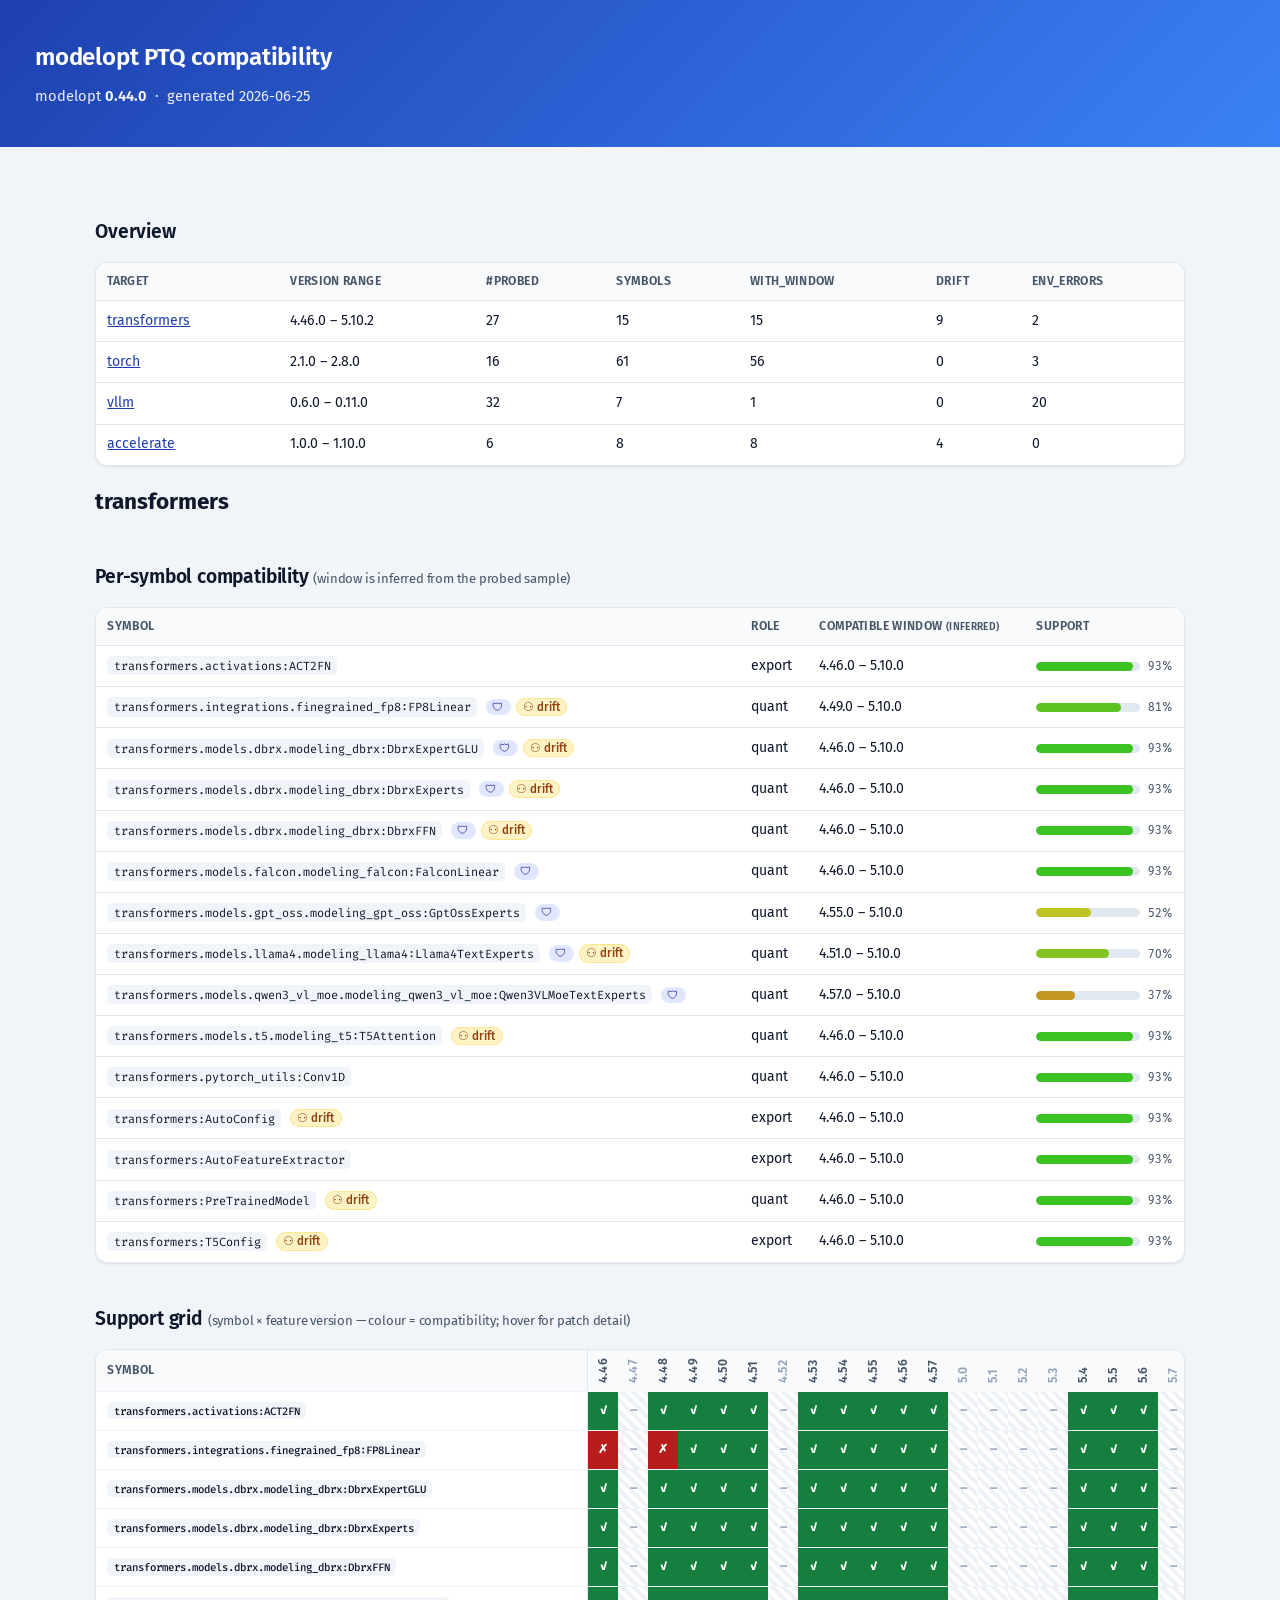
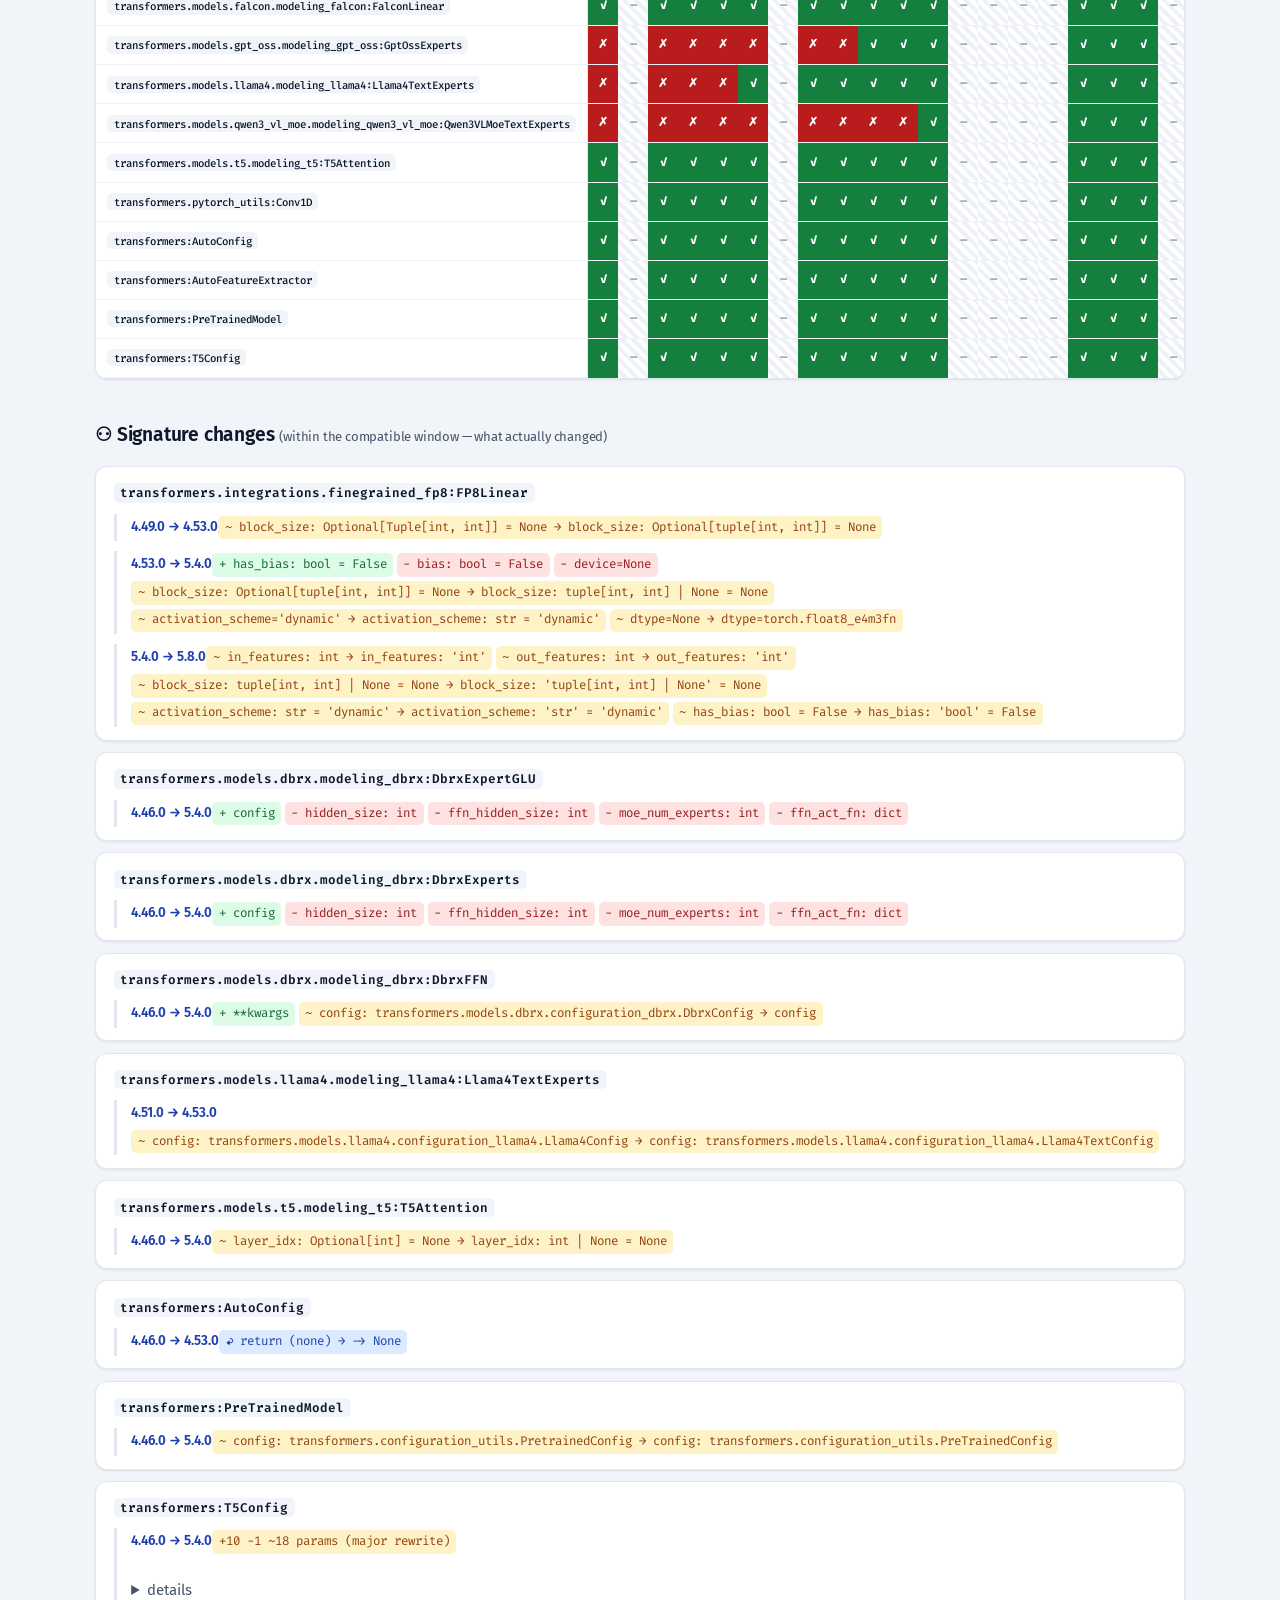
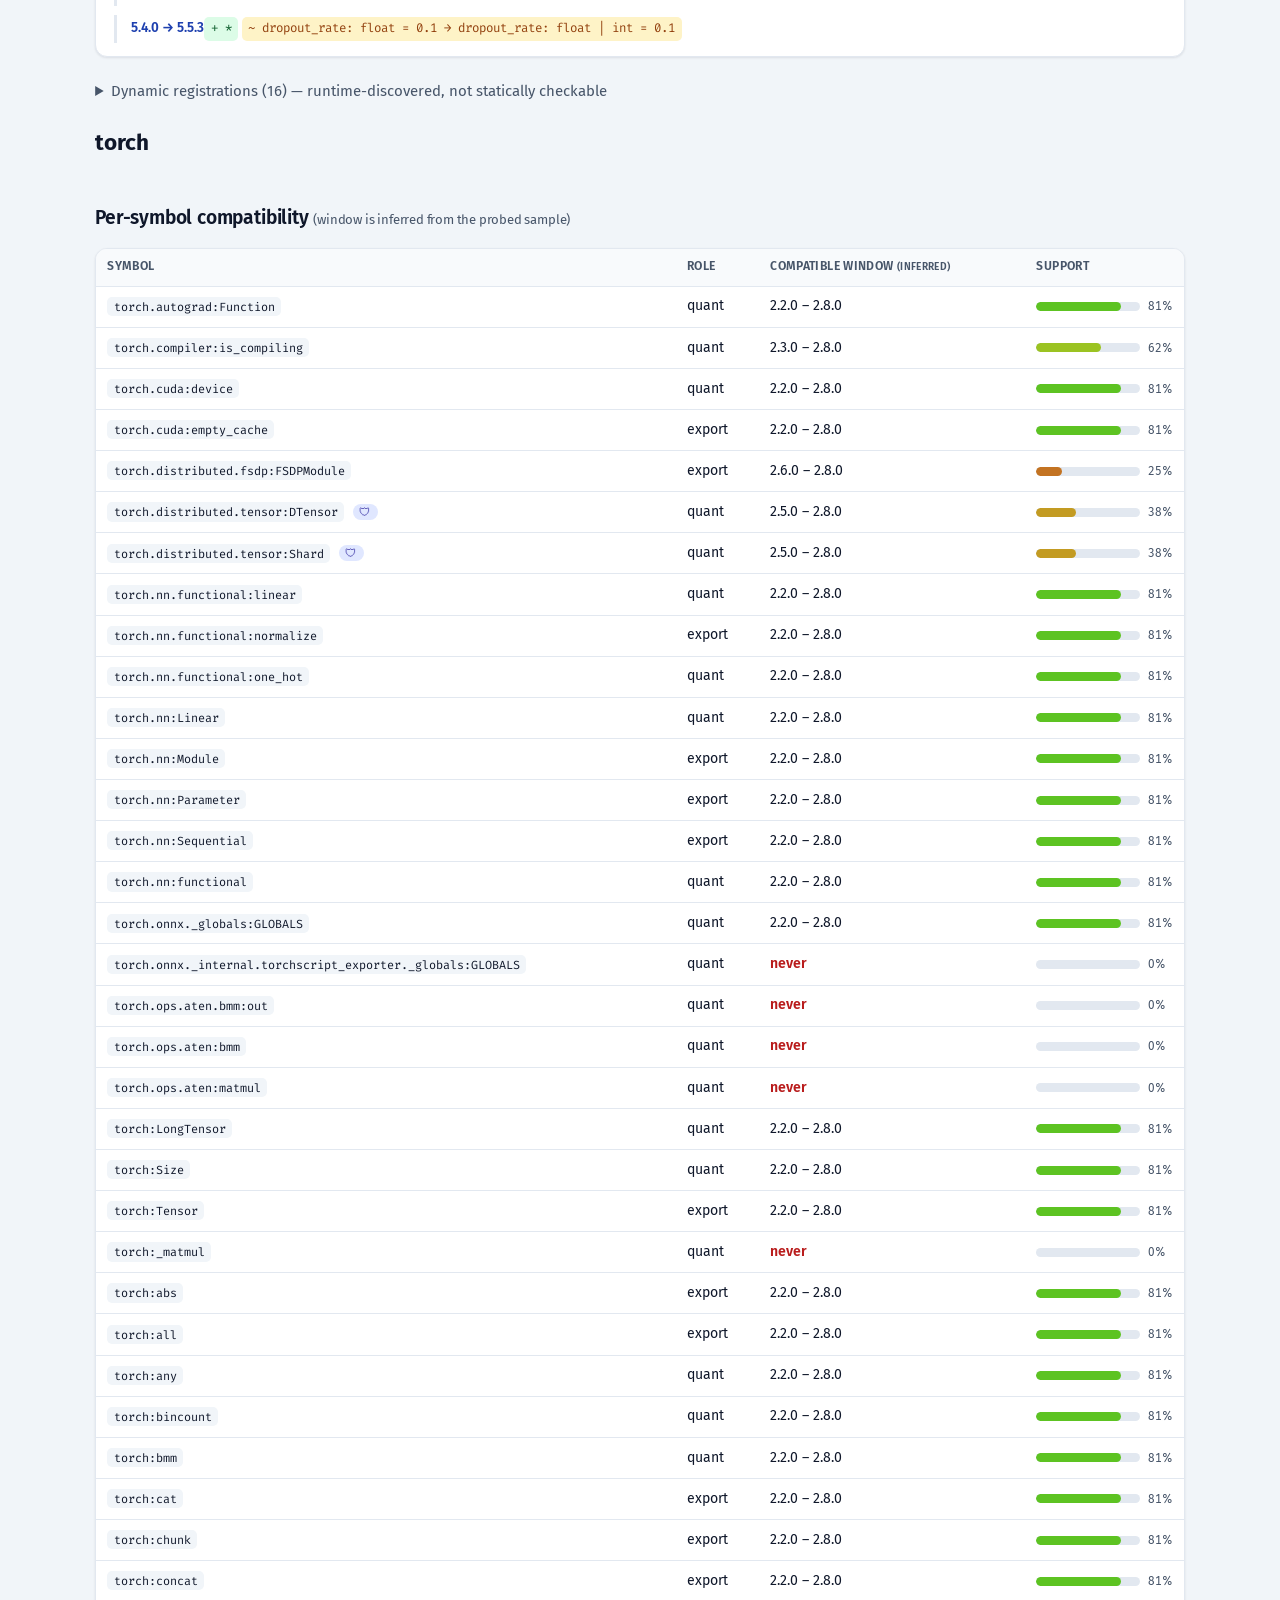
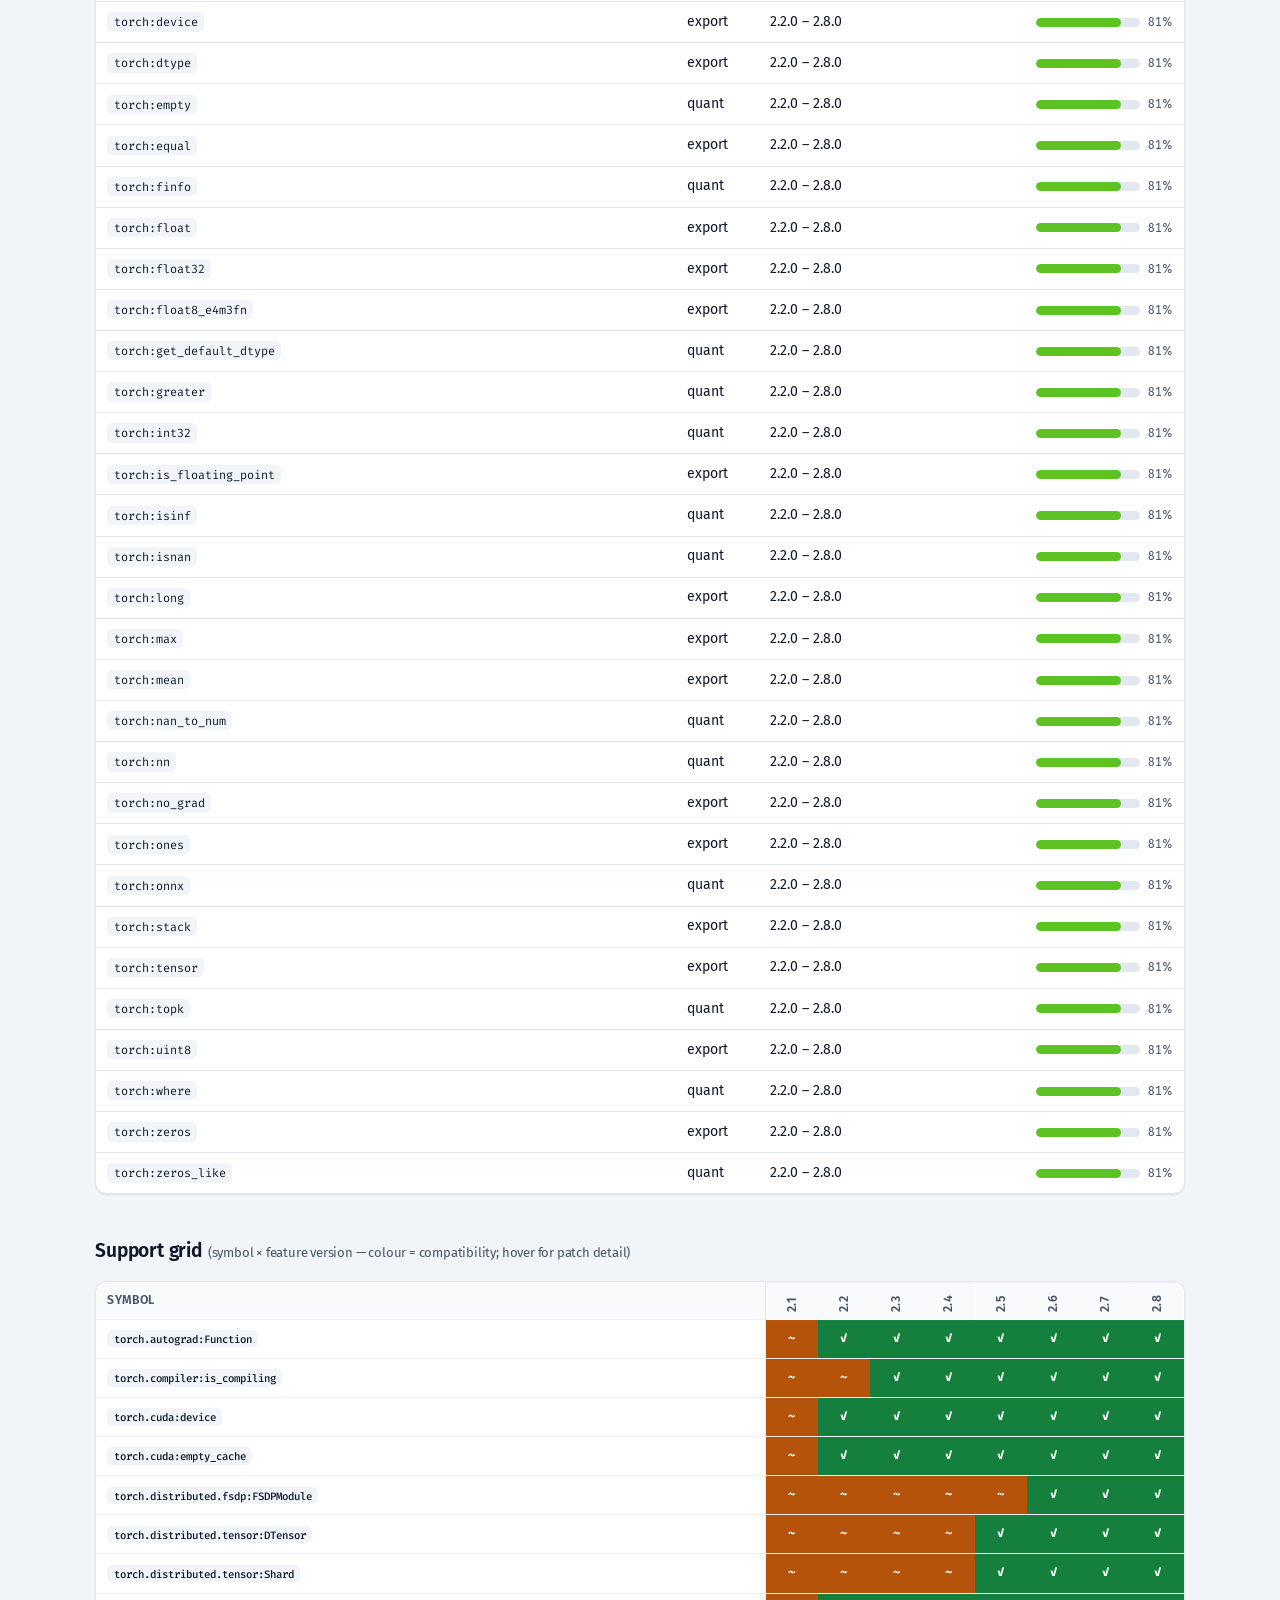
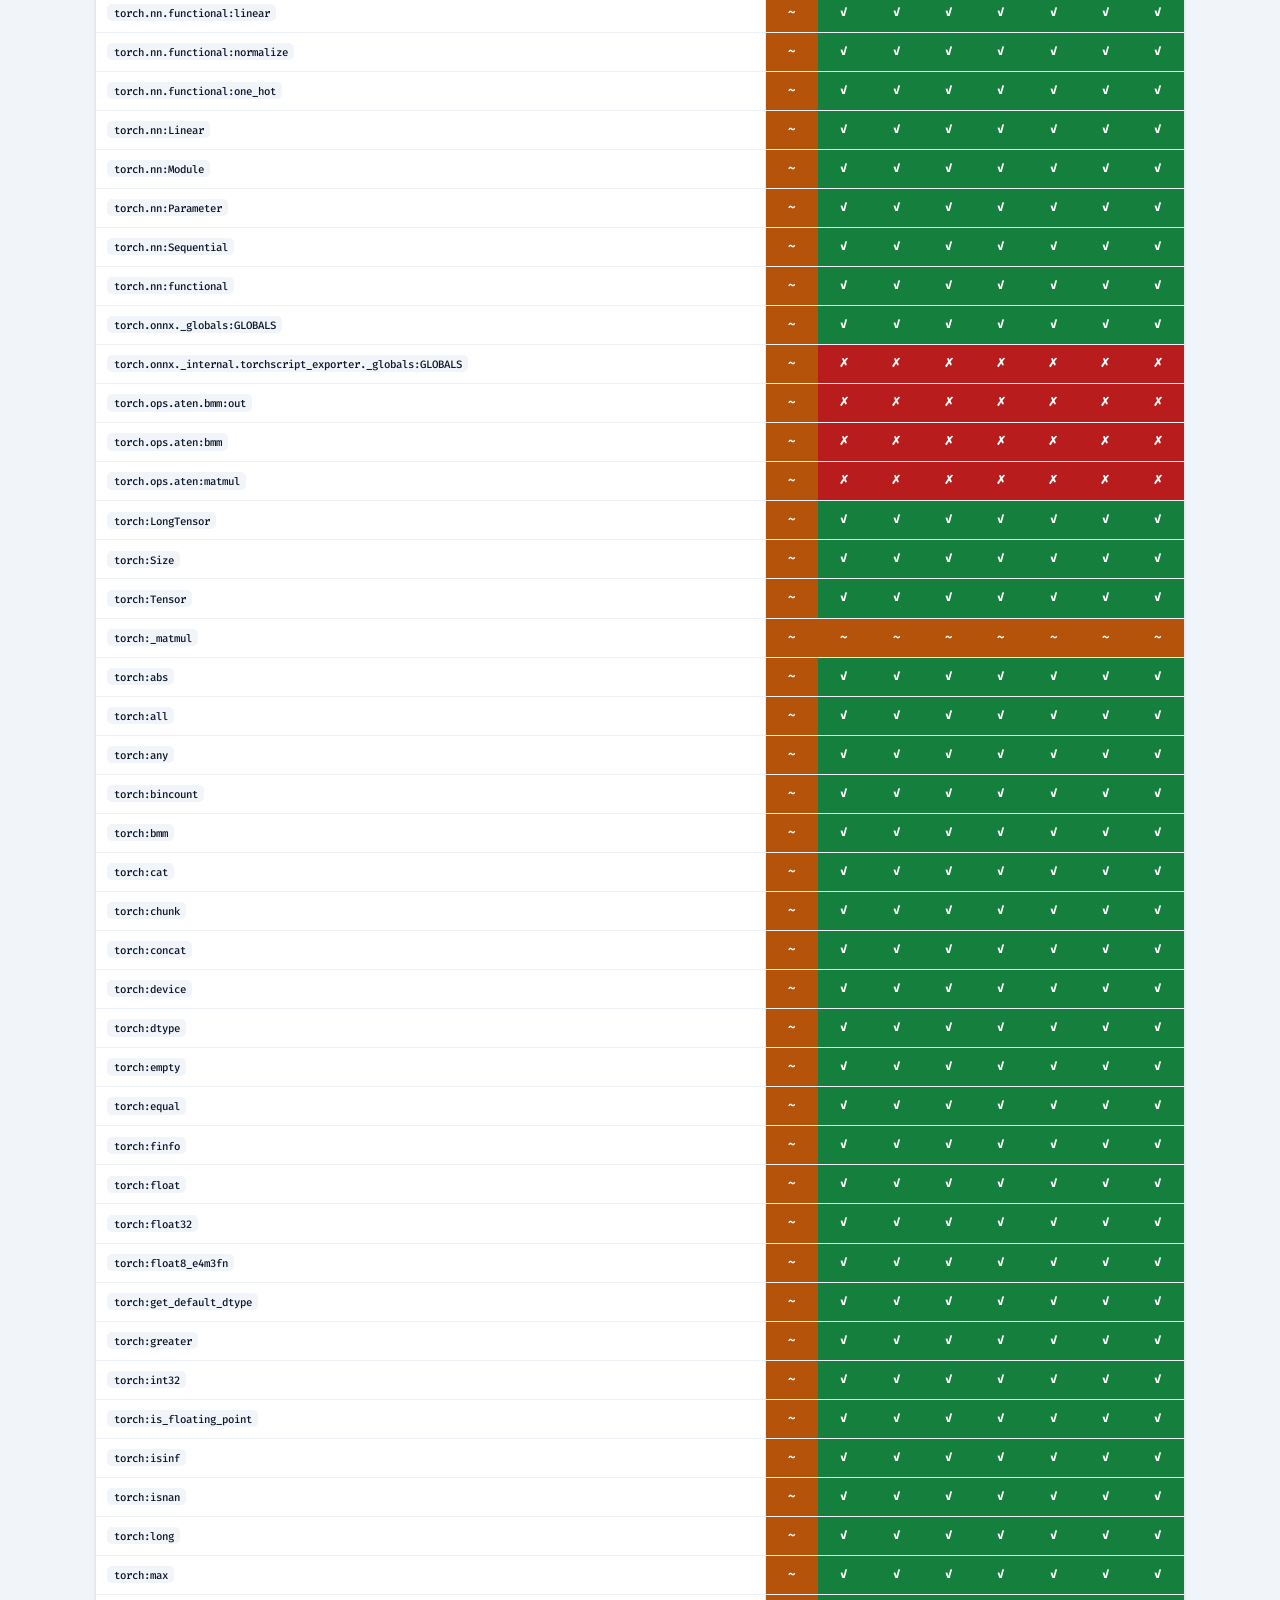
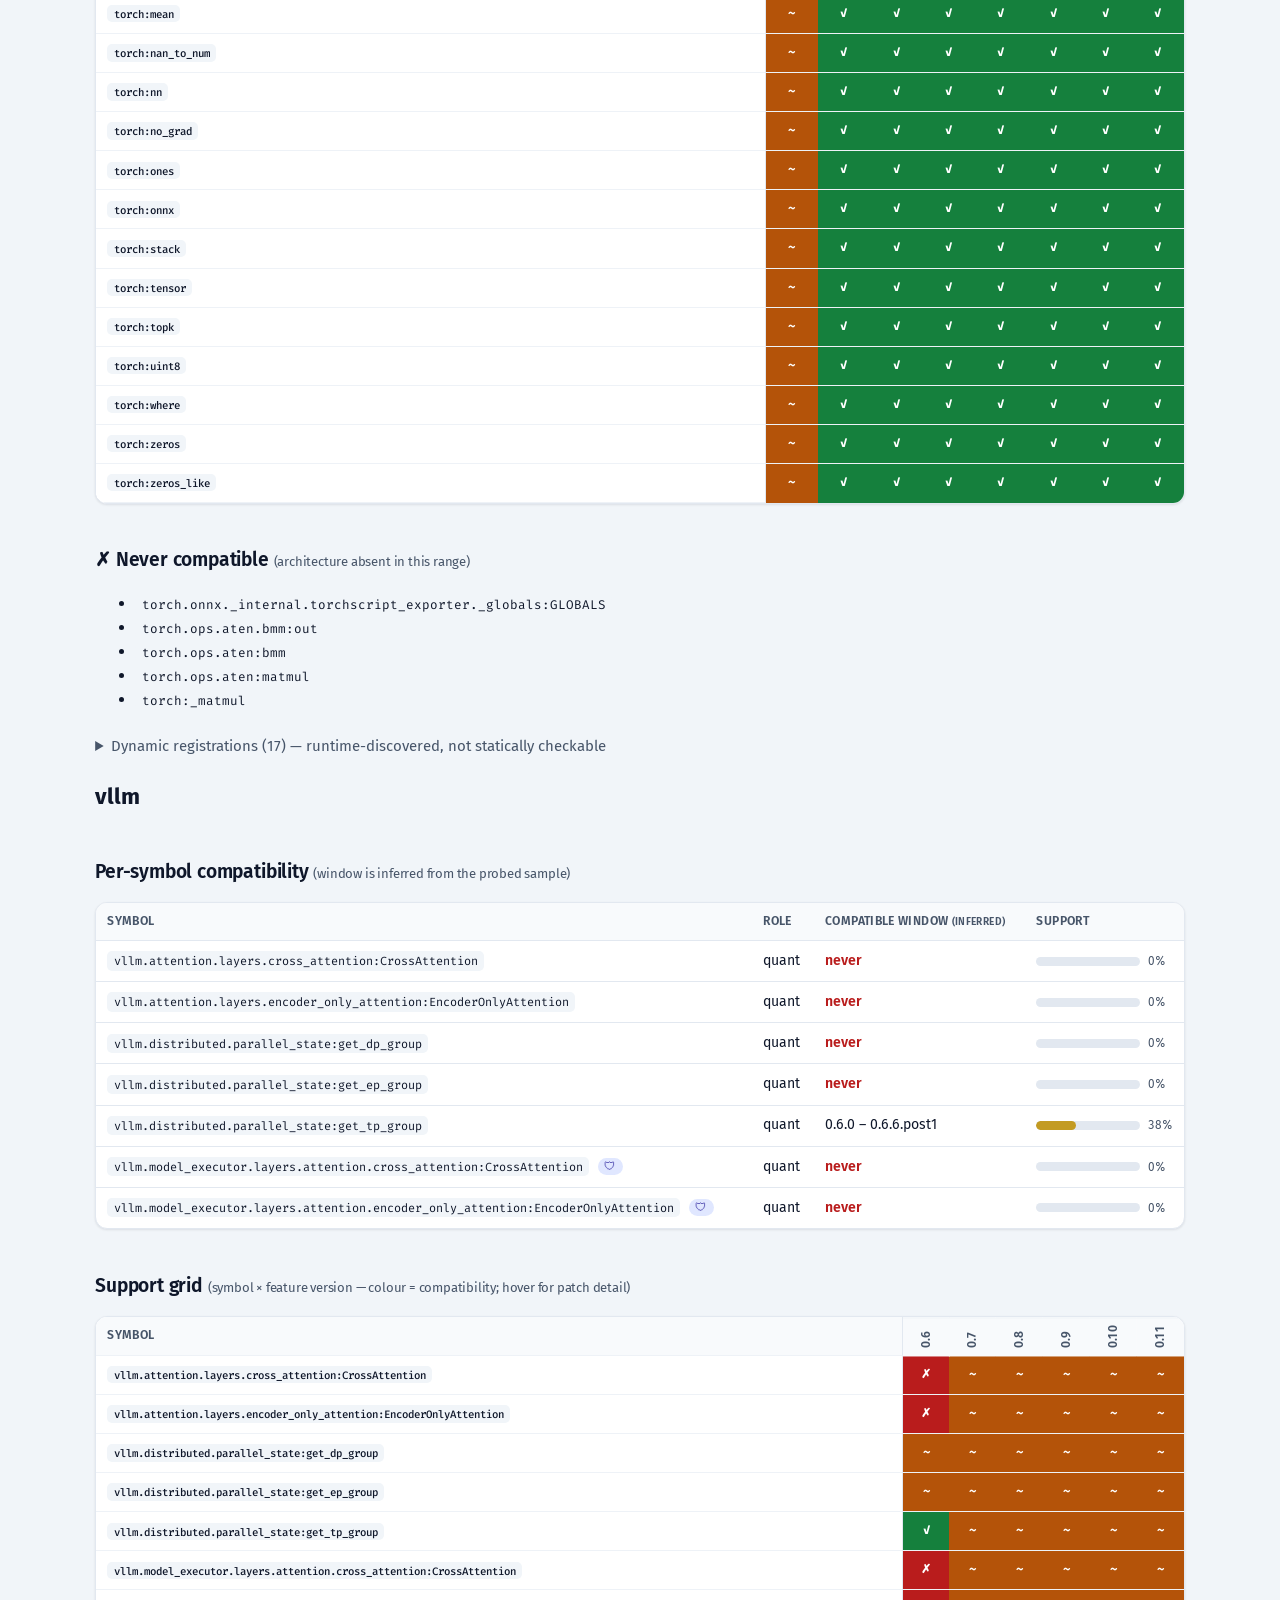
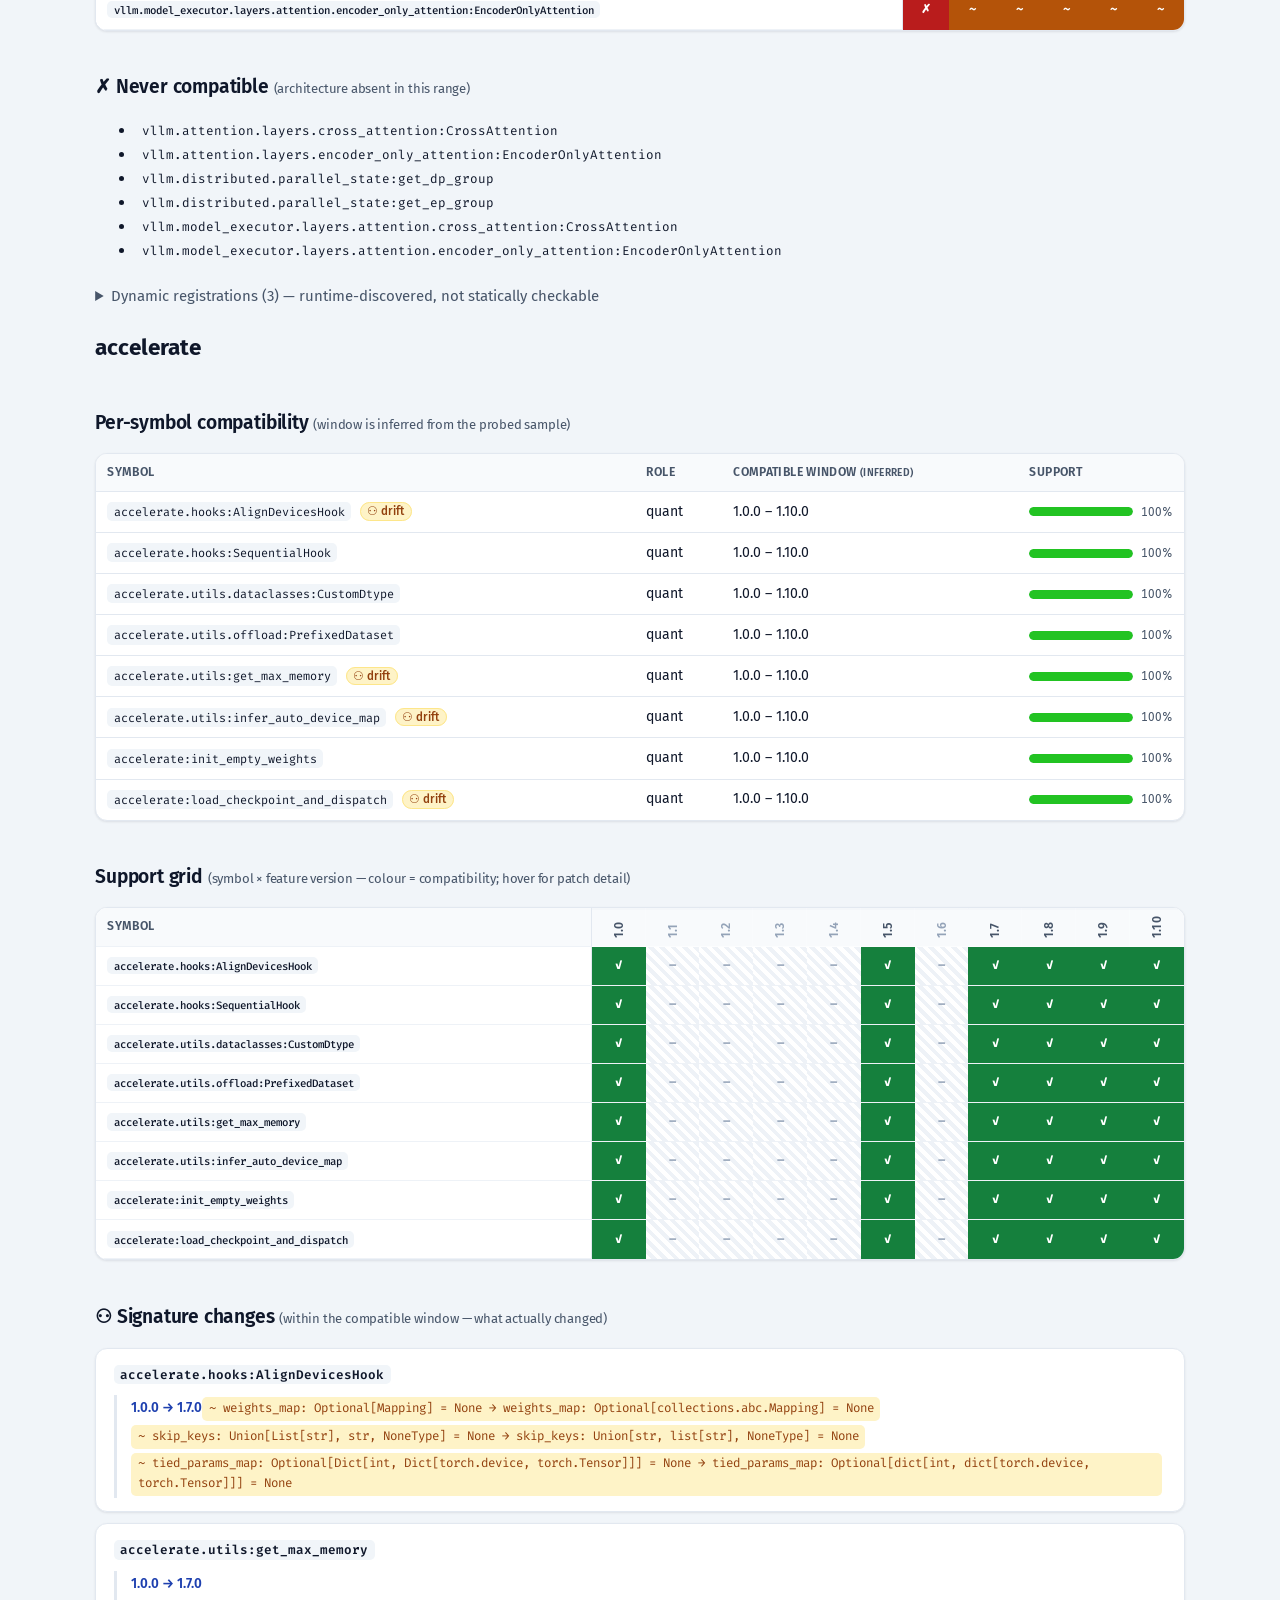
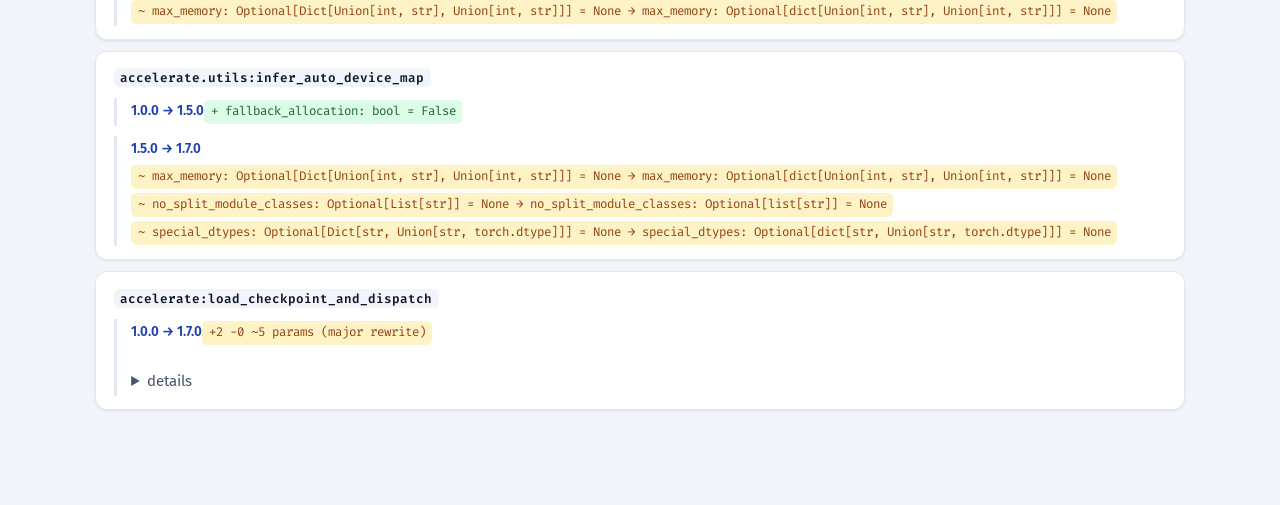
<file: report/modelopt044/index.html>
<!DOCTYPE html>
<html lang='en'><head><meta charset='utf-8'>
<meta name='viewport' content='width=device-width, initial-scale=1'>
<title>modelopt 0.44.0 compatibility</title>
<style>
/* Stylesheet for the modelopt ↔ transformers compatibility report.
   Inlined into compatibility.html at build time (the page stays self-contained).
   Design system: ui-ux-pro-max — blue-data + amber, Fira Sans / Fira Code,
   WCAG-minded contrast, focus states, reduced-motion, responsive. */
@import url('https://fonts.googleapis.com/css2?family=Fira+Code:wght@400;500;600;700&family=Fira+Sans:wght@300;400;500;600;700&display=swap');

:root {
  --bg:#f1f5f9; --surface:#fff; --line:#e2e8f0; --text:#0f172a; --muted:#475569;
  --primary:#1e40af; --primary2:#3b82f6; --accent:#f59e0b;
  --ok:#15803d; --warn:#b45309; --bad:#b91c1c; --env:#1d4ed8; --na:#cbd5e1;
  --ok-bg:#dcfce7; --warn-bg:#fef3c7; --bad-bg:#fee2e2; --env-bg:#dbeafe;
  --shadow:0 1px 3px rgba(15,23,42,.06),0 1px 2px rgba(15,23,42,.04); --radius:12px;
}
* { box-sizing:border-box; }
body { font-family:'Fira Sans',ui-sans-serif,-apple-system,Segoe UI,Roboto,sans-serif;
       margin:0; color:var(--text); background:var(--bg); line-height:1.6; font-size:15px;
       -webkit-font-smoothing:antialiased; }
code,.mono { font-family:'Fira Code',ui-monospace,SFMono-Regular,Menlo,monospace; }
a { color:var(--primary); }
:focus-visible { outline:2px solid var(--accent); outline-offset:2px; border-radius:4px; }

header { background:linear-gradient(135deg,var(--primary),var(--primary2)); color:#fff; padding:2.4rem 2.2rem; }
header h1 { margin:0 0 .5rem; font-size:1.5rem; font-weight:600; letter-spacing:-.01em; }
header .meta { color:rgba(255,255,255,.9); font-size:.92rem; } header .meta b { color:#fff; font-weight:600; }
main { max-width:1160px; margin:0 auto; padding:1.8rem 2.2rem 5rem; }

.note { background:var(--surface); border:1px solid var(--line); border-left:4px solid var(--primary);
        border-radius:var(--radius); padding:.8rem 1.1rem; margin:1.4rem 0; font-size:.92rem; box-shadow:var(--shadow); }
.cards { display:grid; grid-template-columns:repeat(auto-fit,minmax(140px,1fr)); gap:1rem; margin:1.4rem 0 2rem; }
.card { background:var(--surface); border:1px solid var(--line); border-radius:var(--radius); padding:1rem 1.1rem; box-shadow:var(--shadow); }
.card b { display:block; font-size:1.9rem; font-weight:700; line-height:1.1; color:var(--primary); font-variant-numeric:tabular-nums; }
.card span { font-size:.8rem; color:var(--muted); }

h2 { margin:2.6rem 0 .9rem; font-size:1.2rem; font-weight:600; letter-spacing:-.01em; }
h2 small { color:var(--muted); font-weight:400; font-size:.82rem; }

table { border-collapse:separate; border-spacing:0; background:var(--surface); font-size:.88rem; width:100%;
        border:1px solid var(--line); border-radius:var(--radius); overflow:hidden; box-shadow:var(--shadow); }
th,td { padding:.55rem .7rem; text-align:left; border-bottom:1px solid var(--line); }
tbody tr:last-child td { border-bottom:0; }
thead th, table tr:first-child th { background:#f8fafc; color:var(--muted); font-weight:600;
        font-size:.76rem; text-transform:uppercase; letter-spacing:.03em; }
tbody tr { transition:background .15s ease; } tbody tr:hover { background:#f8fafc; }
td.sym { white-space:nowrap; }
code { background:#f1f5f9; padding:.1rem .4rem; border-radius:5px; font-size:.84em; color:#0f172a; }

.tag { font-size:.72rem; padding:.08rem .4rem; border-radius:999px; margin-left:.3rem; white-space:nowrap; font-weight:500; }
.tag.drift { background:var(--warn-bg); color:#92400e; border:1px solid #fde68a; }
.tag.guard { background:#e0e7ff; color:#3730a3; }
.never { color:var(--bad); font-weight:600; }

.supcell { width:150px; white-space:nowrap; }
.bar { display:inline-block; width:104px; height:9px; background:#e2e8f0; border-radius:999px; overflow:hidden; vertical-align:middle; }
.bar span { display:block; height:100%; border-radius:999px; } .supcell small { margin-left:.45rem; color:var(--muted); font-variant-numeric:tabular-nums; }

.grid-wrap { overflow-x:auto; border:1px solid var(--line); border-radius:var(--radius); background:var(--surface); box-shadow:var(--shadow); }
.grid-wrap table { border:0; border-radius:0; box-shadow:none; font-size:.8rem; }
.grid-wrap th, .grid-wrap td { border-bottom:1px solid #eef2f7; }
th.vh { writing-mode:vertical-rl; transform:rotate(180deg); font-weight:500; padding:.5rem .2rem; white-space:nowrap; text-transform:none; letter-spacing:0; background:#f8fafc; }
th.vh.na { color:#94a3b8; }
th.rsym { position:sticky; left:0; background:var(--surface); white-space:nowrap; z-index:1; border-right:1px solid var(--line); font-weight:500; }
.grid-wrap tbody tr:hover th.rsym { background:#f8fafc; }
.grid-wrap td { min-width:30px; padding:0; height:26px; text-align:center; color:#fff; font-size:.78rem; font-weight:700; font-family:'Fira Code',monospace; }
td.ok{background:var(--ok)} td.warn{background:var(--warn)} td.bad{background:var(--bad)}
td.env{background:var(--env)} td.na{color:#94a3b8;background:repeating-linear-gradient(45deg,#fff,#fff 4px,#eef2f7 4px,#eef2f7 8px)}

ul.drift { list-style:none; padding:0; } ul.drift>li { background:var(--surface); border:1px solid var(--line); border-radius:var(--radius); padding:.8rem 1.1rem; margin-bottom:.7rem; box-shadow:var(--shadow); }
ul.drift>li>code:first-child { font-weight:600; }
.step { margin:.6rem 0 0; padding-left:.9rem; border-left:3px solid #e2e8f0; }
.step .v { display:inline-block; color:var(--primary); font-weight:600; font-size:.84rem; margin-bottom:.25rem; }
.cz { font-family:'Fira Code',monospace; font-size:.78rem; padding:.12rem .4rem; margin:.12rem .25rem .12rem 0; border-radius:5px; display:inline-block; }
.cz.add { color:#166534; background:var(--ok-bg); } .cz.del { color:#991b1b; background:var(--bad-bg); }
.cz.mod { color:#92400e; background:var(--warn-bg); } .cz.ret { color:#1e40af; background:var(--env-bg); }
.arr { color:var(--muted); }
.never-list code, .dyn code { color:var(--text); } .loc { color:var(--muted); font-size:.8em; }

details { margin-top:1.2rem; } summary { cursor:pointer; color:var(--muted); padding:.2rem 0; }
summary:hover { color:var(--primary); }
ul.dyn { columns:2; font-size:.85rem; }
details.probed { background:var(--surface); border:1px solid var(--line); border-radius:var(--radius); padding:.8rem 1.1rem; margin:1.4rem 0; box-shadow:var(--shadow); }
.chips { margin:.5rem 0; font-size:.8rem; line-height:2.1; }
.chip { background:var(--ok-bg); border:1px solid #bbf7d0; color:#166534; border-radius:999px; padding:.08rem .5rem; margin:.12rem; white-space:nowrap; font-family:'Fira Code',monospace; font-size:.74rem; }
.chip.na { background:#f1f5f9; border-color:#e2e8f0; color:#94a3b8; }
.legend { margin-top:2rem; font-size:.85rem; color:var(--muted); display:flex; gap:1.2rem; flex-wrap:wrap; align-items:center; }
.sw { display:inline-block; width:13px; height:13px; border-radius:4px; vertical-align:middle; margin-right:.3rem; }

@media (max-width:640px) { main { padding:1.2rem 1.1rem 3rem; } header { padding:1.6rem 1.2rem; } .cards { grid-template-columns:repeat(2,1fr); } }
@media (prefers-reduced-motion:reduce) { * { transition:none !important; } }

</style></head>
<body>
<header>
  <h1>modelopt PTQ compatibility</h1>
  <div class='meta'>modelopt <b>0.44.0</b> &nbsp;·&nbsp; generated 2026-06-25</div>
</header>
<main>
<h2>Overview</h2><table><thead><tr><th>target</th><th>version range</th><th>#probed</th><th>symbols</th><th>with_window</th><th>drift</th><th>env_errors</th></tr></thead><tbody><tr><td><a href='#transformers'>transformers</a></td><td>4.46.0 – 5.10.2</td><td>27</td><td>15</td><td>15</td><td>9</td><td>2</td></tr><tr><td><a href='#torch'>torch</a></td><td>2.1.0 – 2.8.0</td><td>16</td><td>61</td><td>56</td><td>0</td><td>3</td></tr><tr><td><a href='#vllm'>vllm</a></td><td>0.6.0 – 0.11.0</td><td>32</td><td>7</td><td>1</td><td>0</td><td>20</td></tr><tr><td><a href='#accelerate'>accelerate</a></td><td>1.0.0 – 1.10.0</td><td>6</td><td>8</td><td>8</td><td>4</td><td>0</td></tr></tbody></table>
<section id='transformers'><h1>transformers</h1><h2>Per-symbol compatibility <small>(window is inferred from the probed sample)</small></h2><table><thead><tr><th>symbol</th><th>role</th><th>compatible window <small>(inferred)</small></th><th>support</th></tr></thead><tbody><tr><td class='sym'><code>transformers.activations:ACT2FN</code> </td><td>export</td><td>4.46.0 – 5.10.0</td><td class='supcell'><div class='bar'><span style='width:93%;background:hsl(111 70% 45%)'></span></div><small>93%</small></td></tr><tr><td class='sym'><code>transformers.integrations.finegrained_fp8:FP8Linear</code> <span class='tag guard'>🛡</span><span class='tag drift' title='signature changed within window'>⚇ drift</span></td><td>quant</td><td>4.49.0 – 5.10.0</td><td class='supcell'><div class='bar'><span style='width:81%;background:hsl(98 70% 45%)'></span></div><small>81%</small></td></tr><tr><td class='sym'><code>transformers.models.dbrx.modeling_dbrx:DbrxExpertGLU</code> <span class='tag guard'>🛡</span><span class='tag drift' title='signature changed within window'>⚇ drift</span></td><td>quant</td><td>4.46.0 – 5.10.0</td><td class='supcell'><div class='bar'><span style='width:93%;background:hsl(111 70% 45%)'></span></div><small>93%</small></td></tr><tr><td class='sym'><code>transformers.models.dbrx.modeling_dbrx:DbrxExperts</code> <span class='tag guard'>🛡</span><span class='tag drift' title='signature changed within window'>⚇ drift</span></td><td>quant</td><td>4.46.0 – 5.10.0</td><td class='supcell'><div class='bar'><span style='width:93%;background:hsl(111 70% 45%)'></span></div><small>93%</small></td></tr><tr><td class='sym'><code>transformers.models.dbrx.modeling_dbrx:DbrxFFN</code> <span class='tag guard'>🛡</span><span class='tag drift' title='signature changed within window'>⚇ drift</span></td><td>quant</td><td>4.46.0 – 5.10.0</td><td class='supcell'><div class='bar'><span style='width:93%;background:hsl(111 70% 45%)'></span></div><small>93%</small></td></tr><tr><td class='sym'><code>transformers.models.falcon.modeling_falcon:FalconLinear</code> <span class='tag guard'>🛡</span></td><td>quant</td><td>4.46.0 – 5.10.0</td><td class='supcell'><div class='bar'><span style='width:93%;background:hsl(111 70% 45%)'></span></div><small>93%</small></td></tr><tr><td class='sym'><code>transformers.models.gpt_oss.modeling_gpt_oss:GptOssExperts</code> <span class='tag guard'>🛡</span></td><td>quant</td><td>4.55.0 – 5.10.0</td><td class='supcell'><div class='bar'><span style='width:52%;background:hsl(62 70% 45%)'></span></div><small>52%</small></td></tr><tr><td class='sym'><code>transformers.models.llama4.modeling_llama4:Llama4TextExperts</code> <span class='tag guard'>🛡</span><span class='tag drift' title='signature changed within window'>⚇ drift</span></td><td>quant</td><td>4.51.0 – 5.10.0</td><td class='supcell'><div class='bar'><span style='width:70%;background:hsl(84 70% 45%)'></span></div><small>70%</small></td></tr><tr><td class='sym'><code>transformers.models.qwen3_vl_moe.modeling_qwen3_vl_moe:Qwen3VLMoeTextExperts</code> <span class='tag guard'>🛡</span></td><td>quant</td><td>4.57.0 – 5.10.0</td><td class='supcell'><div class='bar'><span style='width:37%;background:hsl(44 70% 45%)'></span></div><small>37%</small></td></tr><tr><td class='sym'><code>transformers.models.t5.modeling_t5:T5Attention</code> <span class='tag drift' title='signature changed within window'>⚇ drift</span></td><td>quant</td><td>4.46.0 – 5.10.0</td><td class='supcell'><div class='bar'><span style='width:93%;background:hsl(111 70% 45%)'></span></div><small>93%</small></td></tr><tr><td class='sym'><code>transformers.pytorch_utils:Conv1D</code> </td><td>quant</td><td>4.46.0 – 5.10.0</td><td class='supcell'><div class='bar'><span style='width:93%;background:hsl(111 70% 45%)'></span></div><small>93%</small></td></tr><tr><td class='sym'><code>transformers:AutoConfig</code> <span class='tag drift' title='signature changed within window'>⚇ drift</span></td><td>export</td><td>4.46.0 – 5.10.0</td><td class='supcell'><div class='bar'><span style='width:93%;background:hsl(111 70% 45%)'></span></div><small>93%</small></td></tr><tr><td class='sym'><code>transformers:AutoFeatureExtractor</code> </td><td>export</td><td>4.46.0 – 5.10.0</td><td class='supcell'><div class='bar'><span style='width:93%;background:hsl(111 70% 45%)'></span></div><small>93%</small></td></tr><tr><td class='sym'><code>transformers:PreTrainedModel</code> <span class='tag drift' title='signature changed within window'>⚇ drift</span></td><td>quant</td><td>4.46.0 – 5.10.0</td><td class='supcell'><div class='bar'><span style='width:93%;background:hsl(111 70% 45%)'></span></div><small>93%</small></td></tr><tr><td class='sym'><code>transformers:T5Config</code> <span class='tag drift' title='signature changed within window'>⚇ drift</span></td><td>export</td><td>4.46.0 – 5.10.0</td><td class='supcell'><div class='bar'><span style='width:93%;background:hsl(111 70% 45%)'></span></div><small>93%</small></td></tr></tbody></table>
<h2>Support grid <small>(symbol × feature version — colour = compatibility; hover for patch detail)</small></h2><div class='grid-wrap'><table><tr><th class='rsym'>symbol</th><th class='vh'>4.46</th><th class='vh na'>4.47</th><th class='vh'>4.48</th><th class='vh'>4.49</th><th class='vh'>4.50</th><th class='vh'>4.51</th><th class='vh na'>4.52</th><th class='vh'>4.53</th><th class='vh'>4.54</th><th class='vh'>4.55</th><th class='vh'>4.56</th><th class='vh'>4.57</th><th class='vh na'>5.0</th><th class='vh na'>5.1</th><th class='vh na'>5.2</th><th class='vh na'>5.3</th><th class='vh'>5.4</th><th class='vh'>5.5</th><th class='vh'>5.6</th><th class='vh na'>5.7</th><th class='vh'>5.8</th><th class='vh'>5.9</th><th class='vh'>5.10</th></tr><tr><th class='rsym'><code>transformers.activations:ACT2FN</code></th><td class='ok' title='4.46: 4.46.0 yes'>✓</td><td class='na' title='4.47: N/A — not probed (2 release(s) in range)'>–</td><td class='ok' title='4.48: 4.48.2 yes, 4.48.3 yes'>✓</td><td class='ok' title='4.49: 4.49.0 yes'>✓</td><td class='ok' title='4.50: 4.50.1 yes, 4.50.3 yes'>✓</td><td class='ok' title='4.51: 4.51.0 yes, 4.51.1 yes'>✓</td><td class='na' title='4.52: N/A — not probed (5 release(s) in range)'>–</td><td class='ok' title='4.53: 4.53.0 yes, 4.53.1 yes'>✓</td><td class='ok' title='4.54: 4.54.1 yes'>✓</td><td class='ok' title='4.55: 4.55.0 yes, 4.55.1 yes, 4.55.3 yes'>✓</td><td class='ok' title='4.56: 4.56.2 yes'>✓</td><td class='ok' title='4.57: 4.57.0 yes, 4.57.2 yes, 4.57.3 yes, 4.57.5 yes'>✓</td><td class='na' title='5.0: N/A — not probed (1 release(s) in range)'>–</td><td class='na' title='5.1: N/A — not probed (1 release(s) in range)'>–</td><td class='na' title='5.2: N/A — not probed (1 release(s) in range)'>–</td><td class='na' title='5.3: N/A — not probed (1 release(s) in range)'>–</td><td class='ok' title='5.4: 5.4.0 yes'>✓</td><td class='ok' title='5.5: 5.5.3 yes'>✓</td><td class='ok' title='5.6: 5.6.2 yes'>✓</td><td class='na' title='5.7: N/A — not probed (1 release(s) in range)'>–</td><td class='ok' title='5.8: 5.8.0 yes'>✓</td><td class='ok' title='5.9: 5.9.0 yes'>✓</td><td class='warn' title='5.10: 5.10.0 yes, 5.10.1 probe, 5.10.2 probe'>~</td></tr><tr><th class='rsym'><code>transformers.integrations.finegrained_fp8:FP8Linear</code></th><td class='bad' title='4.46: 4.46.0 no·mod'>✗</td><td class='na' title='4.47: N/A — not probed (2 release(s) in range)'>–</td><td class='bad' title='4.48: 4.48.2 no·mod, 4.48.3 no·mod'>✗</td><td class='ok' title='4.49: 4.49.0 yes'>✓</td><td class='ok' title='4.50: 4.50.1 yes, 4.50.3 yes'>✓</td><td class='ok' title='4.51: 4.51.0 yes, 4.51.1 yes'>✓</td><td class='na' title='4.52: N/A — not probed (5 release(s) in range)'>–</td><td class='ok' title='4.53: 4.53.0 yes, 4.53.1 yes'>✓</td><td class='ok' title='4.54: 4.54.1 yes'>✓</td><td class='ok' title='4.55: 4.55.0 yes, 4.55.1 yes, 4.55.3 yes'>✓</td><td class='ok' title='4.56: 4.56.2 yes'>✓</td><td class='ok' title='4.57: 4.57.0 yes, 4.57.2 yes, 4.57.3 yes, 4.57.5 yes'>✓</td><td class='na' title='5.0: N/A — not probed (1 release(s) in range)'>–</td><td class='na' title='5.1: N/A — not probed (1 release(s) in range)'>–</td><td class='na' title='5.2: N/A — not probed (1 release(s) in range)'>–</td><td class='na' title='5.3: N/A — not probed (1 release(s) in range)'>–</td><td class='ok' title='5.4: 5.4.0 yes'>✓</td><td class='ok' title='5.5: 5.5.3 yes'>✓</td><td class='ok' title='5.6: 5.6.2 yes'>✓</td><td class='na' title='5.7: N/A — not probed (1 release(s) in range)'>–</td><td class='ok' title='5.8: 5.8.0 yes'>✓</td><td class='ok' title='5.9: 5.9.0 yes'>✓</td><td class='warn' title='5.10: 5.10.0 yes, 5.10.1 probe, 5.10.2 probe'>~</td></tr><tr><th class='rsym'><code>transformers.models.dbrx.modeling_dbrx:DbrxExpertGLU</code></th><td class='ok' title='4.46: 4.46.0 yes'>✓</td><td class='na' title='4.47: N/A — not probed (2 release(s) in range)'>–</td><td class='ok' title='4.48: 4.48.2 yes, 4.48.3 yes'>✓</td><td class='ok' title='4.49: 4.49.0 yes'>✓</td><td class='ok' title='4.50: 4.50.1 yes, 4.50.3 yes'>✓</td><td class='ok' title='4.51: 4.51.0 yes, 4.51.1 yes'>✓</td><td class='na' title='4.52: N/A — not probed (5 release(s) in range)'>–</td><td class='ok' title='4.53: 4.53.0 yes, 4.53.1 yes'>✓</td><td class='ok' title='4.54: 4.54.1 yes'>✓</td><td class='ok' title='4.55: 4.55.0 yes, 4.55.1 yes, 4.55.3 yes'>✓</td><td class='ok' title='4.56: 4.56.2 yes'>✓</td><td class='ok' title='4.57: 4.57.0 yes, 4.57.2 yes, 4.57.3 yes, 4.57.5 yes'>✓</td><td class='na' title='5.0: N/A — not probed (1 release(s) in range)'>–</td><td class='na' title='5.1: N/A — not probed (1 release(s) in range)'>–</td><td class='na' title='5.2: N/A — not probed (1 release(s) in range)'>–</td><td class='na' title='5.3: N/A — not probed (1 release(s) in range)'>–</td><td class='ok' title='5.4: 5.4.0 yes'>✓</td><td class='ok' title='5.5: 5.5.3 yes'>✓</td><td class='ok' title='5.6: 5.6.2 yes'>✓</td><td class='na' title='5.7: N/A — not probed (1 release(s) in range)'>–</td><td class='ok' title='5.8: 5.8.0 yes'>✓</td><td class='ok' title='5.9: 5.9.0 yes'>✓</td><td class='warn' title='5.10: 5.10.0 yes, 5.10.1 probe, 5.10.2 probe'>~</td></tr><tr><th class='rsym'><code>transformers.models.dbrx.modeling_dbrx:DbrxExperts</code></th><td class='ok' title='4.46: 4.46.0 yes'>✓</td><td class='na' title='4.47: N/A — not probed (2 release(s) in range)'>–</td><td class='ok' title='4.48: 4.48.2 yes, 4.48.3 yes'>✓</td><td class='ok' title='4.49: 4.49.0 yes'>✓</td><td class='ok' title='4.50: 4.50.1 yes, 4.50.3 yes'>✓</td><td class='ok' title='4.51: 4.51.0 yes, 4.51.1 yes'>✓</td><td class='na' title='4.52: N/A — not probed (5 release(s) in range)'>–</td><td class='ok' title='4.53: 4.53.0 yes, 4.53.1 yes'>✓</td><td class='ok' title='4.54: 4.54.1 yes'>✓</td><td class='ok' title='4.55: 4.55.0 yes, 4.55.1 yes, 4.55.3 yes'>✓</td><td class='ok' title='4.56: 4.56.2 yes'>✓</td><td class='ok' title='4.57: 4.57.0 yes, 4.57.2 yes, 4.57.3 yes, 4.57.5 yes'>✓</td><td class='na' title='5.0: N/A — not probed (1 release(s) in range)'>–</td><td class='na' title='5.1: N/A — not probed (1 release(s) in range)'>–</td><td class='na' title='5.2: N/A — not probed (1 release(s) in range)'>–</td><td class='na' title='5.3: N/A — not probed (1 release(s) in range)'>–</td><td class='ok' title='5.4: 5.4.0 yes'>✓</td><td class='ok' title='5.5: 5.5.3 yes'>✓</td><td class='ok' title='5.6: 5.6.2 yes'>✓</td><td class='na' title='5.7: N/A — not probed (1 release(s) in range)'>–</td><td class='ok' title='5.8: 5.8.0 yes'>✓</td><td class='ok' title='5.9: 5.9.0 yes'>✓</td><td class='warn' title='5.10: 5.10.0 yes, 5.10.1 probe, 5.10.2 probe'>~</td></tr><tr><th class='rsym'><code>transformers.models.dbrx.modeling_dbrx:DbrxFFN</code></th><td class='ok' title='4.46: 4.46.0 yes'>✓</td><td class='na' title='4.47: N/A — not probed (2 release(s) in range)'>–</td><td class='ok' title='4.48: 4.48.2 yes, 4.48.3 yes'>✓</td><td class='ok' title='4.49: 4.49.0 yes'>✓</td><td class='ok' title='4.50: 4.50.1 yes, 4.50.3 yes'>✓</td><td class='ok' title='4.51: 4.51.0 yes, 4.51.1 yes'>✓</td><td class='na' title='4.52: N/A — not probed (5 release(s) in range)'>–</td><td class='ok' title='4.53: 4.53.0 yes, 4.53.1 yes'>✓</td><td class='ok' title='4.54: 4.54.1 yes'>✓</td><td class='ok' title='4.55: 4.55.0 yes, 4.55.1 yes, 4.55.3 yes'>✓</td><td class='ok' title='4.56: 4.56.2 yes'>✓</td><td class='ok' title='4.57: 4.57.0 yes, 4.57.2 yes, 4.57.3 yes, 4.57.5 yes'>✓</td><td class='na' title='5.0: N/A — not probed (1 release(s) in range)'>–</td><td class='na' title='5.1: N/A — not probed (1 release(s) in range)'>–</td><td class='na' title='5.2: N/A — not probed (1 release(s) in range)'>–</td><td class='na' title='5.3: N/A — not probed (1 release(s) in range)'>–</td><td class='ok' title='5.4: 5.4.0 yes'>✓</td><td class='ok' title='5.5: 5.5.3 yes'>✓</td><td class='ok' title='5.6: 5.6.2 yes'>✓</td><td class='na' title='5.7: N/A — not probed (1 release(s) in range)'>–</td><td class='ok' title='5.8: 5.8.0 yes'>✓</td><td class='ok' title='5.9: 5.9.0 yes'>✓</td><td class='warn' title='5.10: 5.10.0 yes, 5.10.1 probe, 5.10.2 probe'>~</td></tr><tr><th class='rsym'><code>transformers.models.falcon.modeling_falcon:FalconLinear</code></th><td class='ok' title='4.46: 4.46.0 yes'>✓</td><td class='na' title='4.47: N/A — not probed (2 release(s) in range)'>–</td><td class='ok' title='4.48: 4.48.2 yes, 4.48.3 yes'>✓</td><td class='ok' title='4.49: 4.49.0 yes'>✓</td><td class='ok' title='4.50: 4.50.1 yes, 4.50.3 yes'>✓</td><td class='ok' title='4.51: 4.51.0 yes, 4.51.1 yes'>✓</td><td class='na' title='4.52: N/A — not probed (5 release(s) in range)'>–</td><td class='ok' title='4.53: 4.53.0 yes, 4.53.1 yes'>✓</td><td class='ok' title='4.54: 4.54.1 yes'>✓</td><td class='ok' title='4.55: 4.55.0 yes, 4.55.1 yes, 4.55.3 yes'>✓</td><td class='ok' title='4.56: 4.56.2 yes'>✓</td><td class='ok' title='4.57: 4.57.0 yes, 4.57.2 yes, 4.57.3 yes, 4.57.5 yes'>✓</td><td class='na' title='5.0: N/A — not probed (1 release(s) in range)'>–</td><td class='na' title='5.1: N/A — not probed (1 release(s) in range)'>–</td><td class='na' title='5.2: N/A — not probed (1 release(s) in range)'>–</td><td class='na' title='5.3: N/A — not probed (1 release(s) in range)'>–</td><td class='ok' title='5.4: 5.4.0 yes'>✓</td><td class='ok' title='5.5: 5.5.3 yes'>✓</td><td class='ok' title='5.6: 5.6.2 yes'>✓</td><td class='na' title='5.7: N/A — not probed (1 release(s) in range)'>–</td><td class='ok' title='5.8: 5.8.0 yes'>✓</td><td class='ok' title='5.9: 5.9.0 yes'>✓</td><td class='warn' title='5.10: 5.10.0 yes, 5.10.1 probe, 5.10.2 probe'>~</td></tr><tr><th class='rsym'><code>transformers.models.gpt_oss.modeling_gpt_oss:GptOssExperts</code></th><td class='bad' title='4.46: 4.46.0 no·mod'>✗</td><td class='na' title='4.47: N/A — not probed (2 release(s) in range)'>–</td><td class='bad' title='4.48: 4.48.2 no·mod, 4.48.3 no·mod'>✗</td><td class='bad' title='4.49: 4.49.0 no·mod'>✗</td><td class='bad' title='4.50: 4.50.1 no·mod, 4.50.3 no·mod'>✗</td><td class='bad' title='4.51: 4.51.0 no·mod, 4.51.1 no·mod'>✗</td><td class='na' title='4.52: N/A — not probed (5 release(s) in range)'>–</td><td class='bad' title='4.53: 4.53.0 no·mod, 4.53.1 no·mod'>✗</td><td class='bad' title='4.54: 4.54.1 no·mod'>✗</td><td class='ok' title='4.55: 4.55.0 yes, 4.55.1 yes, 4.55.3 yes'>✓</td><td class='ok' title='4.56: 4.56.2 yes'>✓</td><td class='ok' title='4.57: 4.57.0 yes, 4.57.2 yes, 4.57.3 yes, 4.57.5 yes'>✓</td><td class='na' title='5.0: N/A — not probed (1 release(s) in range)'>–</td><td class='na' title='5.1: N/A — not probed (1 release(s) in range)'>–</td><td class='na' title='5.2: N/A — not probed (1 release(s) in range)'>–</td><td class='na' title='5.3: N/A — not probed (1 release(s) in range)'>–</td><td class='ok' title='5.4: 5.4.0 yes'>✓</td><td class='ok' title='5.5: 5.5.3 yes'>✓</td><td class='ok' title='5.6: 5.6.2 yes'>✓</td><td class='na' title='5.7: N/A — not probed (1 release(s) in range)'>–</td><td class='ok' title='5.8: 5.8.0 yes'>✓</td><td class='ok' title='5.9: 5.9.0 yes'>✓</td><td class='warn' title='5.10: 5.10.0 yes, 5.10.1 probe, 5.10.2 probe'>~</td></tr><tr><th class='rsym'><code>transformers.models.llama4.modeling_llama4:Llama4TextExperts</code></th><td class='bad' title='4.46: 4.46.0 no·mod'>✗</td><td class='na' title='4.47: N/A — not probed (2 release(s) in range)'>–</td><td class='bad' title='4.48: 4.48.2 no·mod, 4.48.3 no·mod'>✗</td><td class='bad' title='4.49: 4.49.0 no·mod'>✗</td><td class='bad' title='4.50: 4.50.1 no·mod, 4.50.3 no·mod'>✗</td><td class='ok' title='4.51: 4.51.0 yes, 4.51.1 yes'>✓</td><td class='na' title='4.52: N/A — not probed (5 release(s) in range)'>–</td><td class='ok' title='4.53: 4.53.0 yes, 4.53.1 yes'>✓</td><td class='ok' title='4.54: 4.54.1 yes'>✓</td><td class='ok' title='4.55: 4.55.0 yes, 4.55.1 yes, 4.55.3 yes'>✓</td><td class='ok' title='4.56: 4.56.2 yes'>✓</td><td class='ok' title='4.57: 4.57.0 yes, 4.57.2 yes, 4.57.3 yes, 4.57.5 yes'>✓</td><td class='na' title='5.0: N/A — not probed (1 release(s) in range)'>–</td><td class='na' title='5.1: N/A — not probed (1 release(s) in range)'>–</td><td class='na' title='5.2: N/A — not probed (1 release(s) in range)'>–</td><td class='na' title='5.3: N/A — not probed (1 release(s) in range)'>–</td><td class='ok' title='5.4: 5.4.0 yes'>✓</td><td class='ok' title='5.5: 5.5.3 yes'>✓</td><td class='ok' title='5.6: 5.6.2 yes'>✓</td><td class='na' title='5.7: N/A — not probed (1 release(s) in range)'>–</td><td class='ok' title='5.8: 5.8.0 yes'>✓</td><td class='ok' title='5.9: 5.9.0 yes'>✓</td><td class='warn' title='5.10: 5.10.0 yes, 5.10.1 probe, 5.10.2 probe'>~</td></tr><tr><th class='rsym'><code>transformers.models.qwen3_vl_moe.modeling_qwen3_vl_moe:Qwen3VLMoeTextExperts</code></th><td class='bad' title='4.46: 4.46.0 no·mod'>✗</td><td class='na' title='4.47: N/A — not probed (2 release(s) in range)'>–</td><td class='bad' title='4.48: 4.48.2 no·mod, 4.48.3 no·mod'>✗</td><td class='bad' title='4.49: 4.49.0 no·mod'>✗</td><td class='bad' title='4.50: 4.50.1 no·mod, 4.50.3 no·mod'>✗</td><td class='bad' title='4.51: 4.51.0 no·mod, 4.51.1 no·mod'>✗</td><td class='na' title='4.52: N/A — not probed (5 release(s) in range)'>–</td><td class='bad' title='4.53: 4.53.0 no·mod, 4.53.1 no·mod'>✗</td><td class='bad' title='4.54: 4.54.1 no·mod'>✗</td><td class='bad' title='4.55: 4.55.0 no·mod, 4.55.1 no·mod, 4.55.3 no·mod'>✗</td><td class='bad' title='4.56: 4.56.2 no·mod'>✗</td><td class='ok' title='4.57: 4.57.0 yes, 4.57.2 yes, 4.57.3 yes, 4.57.5 yes'>✓</td><td class='na' title='5.0: N/A — not probed (1 release(s) in range)'>–</td><td class='na' title='5.1: N/A — not probed (1 release(s) in range)'>–</td><td class='na' title='5.2: N/A — not probed (1 release(s) in range)'>–</td><td class='na' title='5.3: N/A — not probed (1 release(s) in range)'>–</td><td class='ok' title='5.4: 5.4.0 yes'>✓</td><td class='ok' title='5.5: 5.5.3 yes'>✓</td><td class='ok' title='5.6: 5.6.2 yes'>✓</td><td class='na' title='5.7: N/A — not probed (1 release(s) in range)'>–</td><td class='ok' title='5.8: 5.8.0 yes'>✓</td><td class='ok' title='5.9: 5.9.0 yes'>✓</td><td class='warn' title='5.10: 5.10.0 yes, 5.10.1 probe, 5.10.2 probe'>~</td></tr><tr><th class='rsym'><code>transformers.models.t5.modeling_t5:T5Attention</code></th><td class='ok' title='4.46: 4.46.0 yes'>✓</td><td class='na' title='4.47: N/A — not probed (2 release(s) in range)'>–</td><td class='ok' title='4.48: 4.48.2 yes, 4.48.3 yes'>✓</td><td class='ok' title='4.49: 4.49.0 yes'>✓</td><td class='ok' title='4.50: 4.50.1 yes, 4.50.3 yes'>✓</td><td class='ok' title='4.51: 4.51.0 yes, 4.51.1 yes'>✓</td><td class='na' title='4.52: N/A — not probed (5 release(s) in range)'>–</td><td class='ok' title='4.53: 4.53.0 yes, 4.53.1 yes'>✓</td><td class='ok' title='4.54: 4.54.1 yes'>✓</td><td class='ok' title='4.55: 4.55.0 yes, 4.55.1 yes, 4.55.3 yes'>✓</td><td class='ok' title='4.56: 4.56.2 yes'>✓</td><td class='ok' title='4.57: 4.57.0 yes, 4.57.2 yes, 4.57.3 yes, 4.57.5 yes'>✓</td><td class='na' title='5.0: N/A — not probed (1 release(s) in range)'>–</td><td class='na' title='5.1: N/A — not probed (1 release(s) in range)'>–</td><td class='na' title='5.2: N/A — not probed (1 release(s) in range)'>–</td><td class='na' title='5.3: N/A — not probed (1 release(s) in range)'>–</td><td class='ok' title='5.4: 5.4.0 yes'>✓</td><td class='ok' title='5.5: 5.5.3 yes'>✓</td><td class='ok' title='5.6: 5.6.2 yes'>✓</td><td class='na' title='5.7: N/A — not probed (1 release(s) in range)'>–</td><td class='ok' title='5.8: 5.8.0 yes'>✓</td><td class='ok' title='5.9: 5.9.0 yes'>✓</td><td class='warn' title='5.10: 5.10.0 yes, 5.10.1 probe, 5.10.2 probe'>~</td></tr><tr><th class='rsym'><code>transformers.pytorch_utils:Conv1D</code></th><td class='ok' title='4.46: 4.46.0 yes'>✓</td><td class='na' title='4.47: N/A — not probed (2 release(s) in range)'>–</td><td class='ok' title='4.48: 4.48.2 yes, 4.48.3 yes'>✓</td><td class='ok' title='4.49: 4.49.0 yes'>✓</td><td class='ok' title='4.50: 4.50.1 yes, 4.50.3 yes'>✓</td><td class='ok' title='4.51: 4.51.0 yes, 4.51.1 yes'>✓</td><td class='na' title='4.52: N/A — not probed (5 release(s) in range)'>–</td><td class='ok' title='4.53: 4.53.0 yes, 4.53.1 yes'>✓</td><td class='ok' title='4.54: 4.54.1 yes'>✓</td><td class='ok' title='4.55: 4.55.0 yes, 4.55.1 yes, 4.55.3 yes'>✓</td><td class='ok' title='4.56: 4.56.2 yes'>✓</td><td class='ok' title='4.57: 4.57.0 yes, 4.57.2 yes, 4.57.3 yes, 4.57.5 yes'>✓</td><td class='na' title='5.0: N/A — not probed (1 release(s) in range)'>–</td><td class='na' title='5.1: N/A — not probed (1 release(s) in range)'>–</td><td class='na' title='5.2: N/A — not probed (1 release(s) in range)'>–</td><td class='na' title='5.3: N/A — not probed (1 release(s) in range)'>–</td><td class='ok' title='5.4: 5.4.0 yes'>✓</td><td class='ok' title='5.5: 5.5.3 yes'>✓</td><td class='ok' title='5.6: 5.6.2 yes'>✓</td><td class='na' title='5.7: N/A — not probed (1 release(s) in range)'>–</td><td class='ok' title='5.8: 5.8.0 yes'>✓</td><td class='ok' title='5.9: 5.9.0 yes'>✓</td><td class='warn' title='5.10: 5.10.0 yes, 5.10.1 probe, 5.10.2 probe'>~</td></tr><tr><th class='rsym'><code>transformers:AutoConfig</code></th><td class='ok' title='4.46: 4.46.0 yes'>✓</td><td class='na' title='4.47: N/A — not probed (2 release(s) in range)'>–</td><td class='ok' title='4.48: 4.48.2 yes, 4.48.3 yes'>✓</td><td class='ok' title='4.49: 4.49.0 yes'>✓</td><td class='ok' title='4.50: 4.50.1 yes, 4.50.3 yes'>✓</td><td class='ok' title='4.51: 4.51.0 yes, 4.51.1 yes'>✓</td><td class='na' title='4.52: N/A — not probed (5 release(s) in range)'>–</td><td class='ok' title='4.53: 4.53.0 yes, 4.53.1 yes'>✓</td><td class='ok' title='4.54: 4.54.1 yes'>✓</td><td class='ok' title='4.55: 4.55.0 yes, 4.55.1 yes, 4.55.3 yes'>✓</td><td class='ok' title='4.56: 4.56.2 yes'>✓</td><td class='ok' title='4.57: 4.57.0 yes, 4.57.2 yes, 4.57.3 yes, 4.57.5 yes'>✓</td><td class='na' title='5.0: N/A — not probed (1 release(s) in range)'>–</td><td class='na' title='5.1: N/A — not probed (1 release(s) in range)'>–</td><td class='na' title='5.2: N/A — not probed (1 release(s) in range)'>–</td><td class='na' title='5.3: N/A — not probed (1 release(s) in range)'>–</td><td class='ok' title='5.4: 5.4.0 yes'>✓</td><td class='ok' title='5.5: 5.5.3 yes'>✓</td><td class='ok' title='5.6: 5.6.2 yes'>✓</td><td class='na' title='5.7: N/A — not probed (1 release(s) in range)'>–</td><td class='ok' title='5.8: 5.8.0 yes'>✓</td><td class='ok' title='5.9: 5.9.0 yes'>✓</td><td class='warn' title='5.10: 5.10.0 yes, 5.10.1 probe, 5.10.2 probe'>~</td></tr><tr><th class='rsym'><code>transformers:AutoFeatureExtractor</code></th><td class='ok' title='4.46: 4.46.0 yes'>✓</td><td class='na' title='4.47: N/A — not probed (2 release(s) in range)'>–</td><td class='ok' title='4.48: 4.48.2 yes, 4.48.3 yes'>✓</td><td class='ok' title='4.49: 4.49.0 yes'>✓</td><td class='ok' title='4.50: 4.50.1 yes, 4.50.3 yes'>✓</td><td class='ok' title='4.51: 4.51.0 yes, 4.51.1 yes'>✓</td><td class='na' title='4.52: N/A — not probed (5 release(s) in range)'>–</td><td class='ok' title='4.53: 4.53.0 yes, 4.53.1 yes'>✓</td><td class='ok' title='4.54: 4.54.1 yes'>✓</td><td class='ok' title='4.55: 4.55.0 yes, 4.55.1 yes, 4.55.3 yes'>✓</td><td class='ok' title='4.56: 4.56.2 yes'>✓</td><td class='ok' title='4.57: 4.57.0 yes, 4.57.2 yes, 4.57.3 yes, 4.57.5 yes'>✓</td><td class='na' title='5.0: N/A — not probed (1 release(s) in range)'>–</td><td class='na' title='5.1: N/A — not probed (1 release(s) in range)'>–</td><td class='na' title='5.2: N/A — not probed (1 release(s) in range)'>–</td><td class='na' title='5.3: N/A — not probed (1 release(s) in range)'>–</td><td class='ok' title='5.4: 5.4.0 yes'>✓</td><td class='ok' title='5.5: 5.5.3 yes'>✓</td><td class='ok' title='5.6: 5.6.2 yes'>✓</td><td class='na' title='5.7: N/A — not probed (1 release(s) in range)'>–</td><td class='ok' title='5.8: 5.8.0 yes'>✓</td><td class='ok' title='5.9: 5.9.0 yes'>✓</td><td class='warn' title='5.10: 5.10.0 yes, 5.10.1 probe, 5.10.2 probe'>~</td></tr><tr><th class='rsym'><code>transformers:PreTrainedModel</code></th><td class='ok' title='4.46: 4.46.0 yes'>✓</td><td class='na' title='4.47: N/A — not probed (2 release(s) in range)'>–</td><td class='ok' title='4.48: 4.48.2 yes, 4.48.3 yes'>✓</td><td class='ok' title='4.49: 4.49.0 yes'>✓</td><td class='ok' title='4.50: 4.50.1 yes, 4.50.3 yes'>✓</td><td class='ok' title='4.51: 4.51.0 yes, 4.51.1 yes'>✓</td><td class='na' title='4.52: N/A — not probed (5 release(s) in range)'>–</td><td class='ok' title='4.53: 4.53.0 yes, 4.53.1 yes'>✓</td><td class='ok' title='4.54: 4.54.1 yes'>✓</td><td class='ok' title='4.55: 4.55.0 yes, 4.55.1 yes, 4.55.3 yes'>✓</td><td class='ok' title='4.56: 4.56.2 yes'>✓</td><td class='ok' title='4.57: 4.57.0 yes, 4.57.2 yes, 4.57.3 yes, 4.57.5 yes'>✓</td><td class='na' title='5.0: N/A — not probed (1 release(s) in range)'>–</td><td class='na' title='5.1: N/A — not probed (1 release(s) in range)'>–</td><td class='na' title='5.2: N/A — not probed (1 release(s) in range)'>–</td><td class='na' title='5.3: N/A — not probed (1 release(s) in range)'>–</td><td class='ok' title='5.4: 5.4.0 yes'>✓</td><td class='ok' title='5.5: 5.5.3 yes'>✓</td><td class='ok' title='5.6: 5.6.2 yes'>✓</td><td class='na' title='5.7: N/A — not probed (1 release(s) in range)'>–</td><td class='ok' title='5.8: 5.8.0 yes'>✓</td><td class='ok' title='5.9: 5.9.0 yes'>✓</td><td class='warn' title='5.10: 5.10.0 yes, 5.10.1 probe, 5.10.2 probe'>~</td></tr><tr><th class='rsym'><code>transformers:T5Config</code></th><td class='ok' title='4.46: 4.46.0 yes'>✓</td><td class='na' title='4.47: N/A — not probed (2 release(s) in range)'>–</td><td class='ok' title='4.48: 4.48.2 yes, 4.48.3 yes'>✓</td><td class='ok' title='4.49: 4.49.0 yes'>✓</td><td class='ok' title='4.50: 4.50.1 yes, 4.50.3 yes'>✓</td><td class='ok' title='4.51: 4.51.0 yes, 4.51.1 yes'>✓</td><td class='na' title='4.52: N/A — not probed (5 release(s) in range)'>–</td><td class='ok' title='4.53: 4.53.0 yes, 4.53.1 yes'>✓</td><td class='ok' title='4.54: 4.54.1 yes'>✓</td><td class='ok' title='4.55: 4.55.0 yes, 4.55.1 yes, 4.55.3 yes'>✓</td><td class='ok' title='4.56: 4.56.2 yes'>✓</td><td class='ok' title='4.57: 4.57.0 yes, 4.57.2 yes, 4.57.3 yes, 4.57.5 yes'>✓</td><td class='na' title='5.0: N/A — not probed (1 release(s) in range)'>–</td><td class='na' title='5.1: N/A — not probed (1 release(s) in range)'>–</td><td class='na' title='5.2: N/A — not probed (1 release(s) in range)'>–</td><td class='na' title='5.3: N/A — not probed (1 release(s) in range)'>–</td><td class='ok' title='5.4: 5.4.0 yes'>✓</td><td class='ok' title='5.5: 5.5.3 yes'>✓</td><td class='ok' title='5.6: 5.6.2 yes'>✓</td><td class='na' title='5.7: N/A — not probed (1 release(s) in range)'>–</td><td class='ok' title='5.8: 5.8.0 yes'>✓</td><td class='ok' title='5.9: 5.9.0 yes'>✓</td><td class='warn' title='5.10: 5.10.0 yes, 5.10.1 probe, 5.10.2 probe'>~</td></tr></table></div>
<h2>⚇ Signature changes <small>(within the compatible window — what actually changed)</small></h2><ul class='drift'><li><code>transformers.integrations.finegrained_fp8:FP8Linear</code><div class='step'><span class='v'>4.49.0 → 4.53.0</span><div class='cz mod'>~ block_size: Optional[Tuple[int, int]] = None  →  block_size: Optional[tuple[int, int]] = None</div></div><div class='step'><span class='v'>4.53.0 → 5.4.0</span><div class='cz add'>+ has_bias: bool = False</div><div class='cz del'>− bias: bool = False</div><div class='cz del'>− device=None</div><div class='cz mod'>~ block_size: Optional[tuple[int, int]] = None  →  block_size: tuple[int, int] | None = None</div><div class='cz mod'>~ activation_scheme=&#x27;dynamic&#x27;  →  activation_scheme: str = &#x27;dynamic&#x27;</div><div class='cz mod'>~ dtype=None  →  dtype=torch.float8_e4m3fn</div></div><div class='step'><span class='v'>5.4.0 → 5.8.0</span><div class='cz mod'>~ in_features: int  →  in_features: &#x27;int&#x27;</div><div class='cz mod'>~ out_features: int  →  out_features: &#x27;int&#x27;</div><div class='cz mod'>~ block_size: tuple[int, int] | None = None  →  block_size: &#x27;tuple[int, int] | None&#x27; = None</div><div class='cz mod'>~ activation_scheme: str = &#x27;dynamic&#x27;  →  activation_scheme: &#x27;str&#x27; = &#x27;dynamic&#x27;</div><div class='cz mod'>~ has_bias: bool = False  →  has_bias: &#x27;bool&#x27; = False</div></div></li><li><code>transformers.models.dbrx.modeling_dbrx:DbrxExpertGLU</code><div class='step'><span class='v'>4.46.0 → 5.4.0</span><div class='cz add'>+ config</div><div class='cz del'>− hidden_size: int</div><div class='cz del'>− ffn_hidden_size: int</div><div class='cz del'>− moe_num_experts: int</div><div class='cz del'>− ffn_act_fn: dict</div></div></li><li><code>transformers.models.dbrx.modeling_dbrx:DbrxExperts</code><div class='step'><span class='v'>4.46.0 → 5.4.0</span><div class='cz add'>+ config</div><div class='cz del'>− hidden_size: int</div><div class='cz del'>− ffn_hidden_size: int</div><div class='cz del'>− moe_num_experts: int</div><div class='cz del'>− ffn_act_fn: dict</div></div></li><li><code>transformers.models.dbrx.modeling_dbrx:DbrxFFN</code><div class='step'><span class='v'>4.46.0 → 5.4.0</span><div class='cz add'>+ **kwargs</div><div class='cz mod'>~ config: transformers.models.dbrx.configuration_dbrx.DbrxConfig  →  config</div></div></li><li><code>transformers.models.llama4.modeling_llama4:Llama4TextExperts</code><div class='step'><span class='v'>4.51.0 → 4.53.0</span><div class='cz mod'>~ config: transformers.models.llama4.configuration_llama4.Llama4Config  →  config: transformers.models.llama4.configuration_llama4.Llama4TextConfig</div></div></li><li><code>transformers.models.t5.modeling_t5:T5Attention</code><div class='step'><span class='v'>4.46.0 → 5.4.0</span><div class='cz mod'>~ layer_idx: Optional[int] = None  →  layer_idx: int | None = None</div></div></li><li><code>transformers:AutoConfig</code><div class='step'><span class='v'>4.46.0 → 4.53.0</span><div class='cz ret'>↩ return (none) → -&gt; None</div></div></li><li><code>transformers:PreTrainedModel</code><div class='step'><span class='v'>4.46.0 → 5.4.0</span><div class='cz mod'>~ config: transformers.configuration_utils.PretrainedConfig  →  config: transformers.configuration_utils.PreTrainedConfig</div></div></li><li><code>transformers:T5Config</code><div class='step'><span class='v'>4.46.0 → 5.4.0</span><span class='cz mod'>+10 −1 ~18 params (major rewrite)</span><details><summary>details</summary><div class='cz add'>+ transformers_version: str | None = None</div><div class='cz add'>+ architectures: list[str] | None = None</div><div class='cz add'>+ output_hidden_states: bool | None = False</div><div class='cz add'>+ return_dict: bool | None = True</div><div class='cz add'>+ dtype: Union[str, ForwardRef(&#x27;torch.dtype&#x27;), NoneType] = None</div><div class='cz add'>+ chunk_size_feed_forward: int = 0</div><div class='cz add'>+ id2label: dict[int, str] | dict[str, str] | None = None</div><div class='cz add'>+ label2id: dict[str, int] | dict[str, str] | None = None</div><div class='cz add'>+ problem_type: Optional[Literal[&#x27;regression&#x27;, &#x27;single_label_classification&#x27;, &#x27;multi_label_classification&#x27;]] = None</div><div class='cz add'>+ is_decoder: bool = False</div><div class='cz del'>− **kwargs</div><div class='cz mod'>~ is_encoder_decoder=True  →  is_encoder_decoder: bool = True</div><div class='cz mod'>~ vocab_size=32128  →  vocab_size: int = 32128</div><div class='cz mod'>~ d_model=512  →  d_model: int = 512</div><div class='cz mod'>~ d_kv=64  →  d_kv: int = 64</div><div class='cz mod'>~ d_ff=2048  →  d_ff: int = 2048</div><div class='cz mod'>~ num_layers=6  →  num_layers: int = 6</div><div class='cz mod'>~ num_decoder_layers=None  →  num_decoder_layers: int | None = None</div><div class='cz mod'>~ num_heads=8  →  num_heads: int = 8</div><div class='cz mod'>~ relative_attention_num_buckets=32  →  relative_attention_num_buckets: int = 32</div><div class='cz mod'>~ relative_attention_max_distance=128  →  relative_attention_max_distance: int = 128</div><div class='cz mod'>~ dropout_rate=0.1  →  dropout_rate: float = 0.1</div><div class='cz mod'>~ layer_norm_epsilon=1e-06  →  layer_norm_epsilon: float = 1e-06</div><div class='cz mod'>~ initializer_factor=1.0  →  initializer_factor: float = 1.0</div><div class='cz mod'>~ feed_forward_proj=&#x27;relu&#x27;  →  feed_forward_proj: str = &#x27;relu&#x27;</div><div class='cz mod'>~ use_cache=True  →  use_cache: bool = True</div><div class='cz mod'>~ pad_token_id=0  →  pad_token_id: int | None = 0</div><div class='cz mod'>~ eos_token_id=1  →  eos_token_id: int | list[int] | None = 1</div><div class='cz mod'>~ classifier_dropout=0.0  →  classifier_dropout: float | int = 0.0</div><div class='cz ret'>↩ return (none) → -&gt; None</div></details></div><div class='step'><span class='v'>5.4.0 → 5.5.3</span><div class='cz add'>+ *</div><div class='cz mod'>~ dropout_rate: float = 0.1  →  dropout_rate: float | int = 0.1</div></div></li></ul>
<details><summary>Dynamic registrations (16) — runtime-discovered, not statically checkable</summary><ul class='dyn'><li><code>HFColumnParallelLinear</code> <span class='loc'>modelopt/torch/quantization/plugins/huggingface.py:414</span></li><li><code>HFRowParallelLinear</code> <span class='loc'>modelopt/torch/quantization/plugins/huggingface.py:419</span></li><li><code>Llama4TextExperts</code> <span class='loc'>modelopt/torch/quantization/plugins/huggingface.py:1176</span></li><li><code>DbrxExperts</code> <span class='loc'>modelopt/torch/quantization/plugins/huggingface.py:1186</span></li><li><code>DbrxExpertGLU</code> <span class='loc'>modelopt/torch/quantization/plugins/huggingface.py:1189</span></li><li><code>DbrxFFN</code> <span class='loc'>modelopt/torch/quantization/plugins/huggingface.py:1192</span></li><li><code>FalconLinear</code> <span class='loc'>modelopt/torch/quantization/plugins/huggingface.py:1200</span></li><li><code>CompressedLinear</code> <span class='loc'>modelopt/torch/quantization/plugins/huggingface.py:1208</span></li><li><code>Qwen3VLMoeTextExperts</code> <span class='loc'>modelopt/torch/quantization/plugins/huggingface.py:1218</span></li><li><code>FP8Linear</code> <span class='loc'>modelopt/torch/quantization/plugins/huggingface.py:1228</span></li><li><code>GptOssExperts</code> <span class='loc'>modelopt/torch/quantization/plugins/huggingface.py:1323</span></li><li><code>moe_type</code> <span class='loc'>modelopt/torch/quantization/plugins/huggingface.py:1337</span></li><li><code>linear_type</code> <span class='loc'>modelopt/torch/quantization/plugins/huggingface.py:1350</span></li><li><code>mod_type</code> <span class='loc'>modelopt/torch/quantization/plugins/huggingface.py:1413</span></li><li><code>mod_type</code> <span class='loc'>modelopt/torch/quantization/plugins/huggingface.py:1465</span></li><li><code>moe_linear_type</code> <span class='loc'>modelopt/torch/quantization/plugins/huggingface.py:1673</span></li></ul></details></section>
<section id='torch'><h1>torch</h1><h2>Per-symbol compatibility <small>(window is inferred from the probed sample)</small></h2><table><thead><tr><th>symbol</th><th>role</th><th>compatible window <small>(inferred)</small></th><th>support</th></tr></thead><tbody><tr><td class='sym'><code>torch.autograd:Function</code> </td><td>quant</td><td>2.2.0 – 2.8.0</td><td class='supcell'><div class='bar'><span style='width:81%;background:hsl(98 70% 45%)'></span></div><small>81%</small></td></tr><tr><td class='sym'><code>torch.compiler:is_compiling</code> </td><td>quant</td><td>2.3.0 – 2.8.0</td><td class='supcell'><div class='bar'><span style='width:62%;background:hsl(75 70% 45%)'></span></div><small>62%</small></td></tr><tr><td class='sym'><code>torch.cuda:device</code> </td><td>quant</td><td>2.2.0 – 2.8.0</td><td class='supcell'><div class='bar'><span style='width:81%;background:hsl(98 70% 45%)'></span></div><small>81%</small></td></tr><tr><td class='sym'><code>torch.cuda:empty_cache</code> </td><td>export</td><td>2.2.0 – 2.8.0</td><td class='supcell'><div class='bar'><span style='width:81%;background:hsl(98 70% 45%)'></span></div><small>81%</small></td></tr><tr><td class='sym'><code>torch.distributed.fsdp:FSDPModule</code> </td><td>export</td><td>2.6.0 – 2.8.0</td><td class='supcell'><div class='bar'><span style='width:25%;background:hsl(30 70% 45%)'></span></div><small>25%</small></td></tr><tr><td class='sym'><code>torch.distributed.tensor:DTensor</code> <span class='tag guard'>🛡</span></td><td>quant</td><td>2.5.0 – 2.8.0</td><td class='supcell'><div class='bar'><span style='width:38%;background:hsl(45 70% 45%)'></span></div><small>38%</small></td></tr><tr><td class='sym'><code>torch.distributed.tensor:Shard</code> <span class='tag guard'>🛡</span></td><td>quant</td><td>2.5.0 – 2.8.0</td><td class='supcell'><div class='bar'><span style='width:38%;background:hsl(45 70% 45%)'></span></div><small>38%</small></td></tr><tr><td class='sym'><code>torch.nn.functional:linear</code> </td><td>quant</td><td>2.2.0 – 2.8.0</td><td class='supcell'><div class='bar'><span style='width:81%;background:hsl(98 70% 45%)'></span></div><small>81%</small></td></tr><tr><td class='sym'><code>torch.nn.functional:normalize</code> </td><td>export</td><td>2.2.0 – 2.8.0</td><td class='supcell'><div class='bar'><span style='width:81%;background:hsl(98 70% 45%)'></span></div><small>81%</small></td></tr><tr><td class='sym'><code>torch.nn.functional:one_hot</code> </td><td>quant</td><td>2.2.0 – 2.8.0</td><td class='supcell'><div class='bar'><span style='width:81%;background:hsl(98 70% 45%)'></span></div><small>81%</small></td></tr><tr><td class='sym'><code>torch.nn:Linear</code> </td><td>quant</td><td>2.2.0 – 2.8.0</td><td class='supcell'><div class='bar'><span style='width:81%;background:hsl(98 70% 45%)'></span></div><small>81%</small></td></tr><tr><td class='sym'><code>torch.nn:Module</code> </td><td>export</td><td>2.2.0 – 2.8.0</td><td class='supcell'><div class='bar'><span style='width:81%;background:hsl(98 70% 45%)'></span></div><small>81%</small></td></tr><tr><td class='sym'><code>torch.nn:Parameter</code> </td><td>export</td><td>2.2.0 – 2.8.0</td><td class='supcell'><div class='bar'><span style='width:81%;background:hsl(98 70% 45%)'></span></div><small>81%</small></td></tr><tr><td class='sym'><code>torch.nn:Sequential</code> </td><td>export</td><td>2.2.0 – 2.8.0</td><td class='supcell'><div class='bar'><span style='width:81%;background:hsl(98 70% 45%)'></span></div><small>81%</small></td></tr><tr><td class='sym'><code>torch.nn:functional</code> </td><td>quant</td><td>2.2.0 – 2.8.0</td><td class='supcell'><div class='bar'><span style='width:81%;background:hsl(98 70% 45%)'></span></div><small>81%</small></td></tr><tr><td class='sym'><code>torch.onnx._globals:GLOBALS</code> </td><td>quant</td><td>2.2.0 – 2.8.0</td><td class='supcell'><div class='bar'><span style='width:81%;background:hsl(98 70% 45%)'></span></div><small>81%</small></td></tr><tr><td class='sym'><code>torch.onnx._internal.torchscript_exporter._globals:GLOBALS</code> </td><td>quant</td><td><span class='never'>never</span></td><td class='supcell'><div class='bar'><span style='width:0%;background:hsl(0 70% 45%)'></span></div><small>0%</small></td></tr><tr><td class='sym'><code>torch.ops.aten.bmm:out</code> </td><td>quant</td><td><span class='never'>never</span></td><td class='supcell'><div class='bar'><span style='width:0%;background:hsl(0 70% 45%)'></span></div><small>0%</small></td></tr><tr><td class='sym'><code>torch.ops.aten:bmm</code> </td><td>quant</td><td><span class='never'>never</span></td><td class='supcell'><div class='bar'><span style='width:0%;background:hsl(0 70% 45%)'></span></div><small>0%</small></td></tr><tr><td class='sym'><code>torch.ops.aten:matmul</code> </td><td>quant</td><td><span class='never'>never</span></td><td class='supcell'><div class='bar'><span style='width:0%;background:hsl(0 70% 45%)'></span></div><small>0%</small></td></tr><tr><td class='sym'><code>torch:LongTensor</code> </td><td>quant</td><td>2.2.0 – 2.8.0</td><td class='supcell'><div class='bar'><span style='width:81%;background:hsl(98 70% 45%)'></span></div><small>81%</small></td></tr><tr><td class='sym'><code>torch:Size</code> </td><td>quant</td><td>2.2.0 – 2.8.0</td><td class='supcell'><div class='bar'><span style='width:81%;background:hsl(98 70% 45%)'></span></div><small>81%</small></td></tr><tr><td class='sym'><code>torch:Tensor</code> </td><td>export</td><td>2.2.0 – 2.8.0</td><td class='supcell'><div class='bar'><span style='width:81%;background:hsl(98 70% 45%)'></span></div><small>81%</small></td></tr><tr><td class='sym'><code>torch:_matmul</code> </td><td>quant</td><td><span class='never'>never</span></td><td class='supcell'><div class='bar'><span style='width:0%;background:hsl(0 70% 45%)'></span></div><small>0%</small></td></tr><tr><td class='sym'><code>torch:abs</code> </td><td>export</td><td>2.2.0 – 2.8.0</td><td class='supcell'><div class='bar'><span style='width:81%;background:hsl(98 70% 45%)'></span></div><small>81%</small></td></tr><tr><td class='sym'><code>torch:all</code> </td><td>export</td><td>2.2.0 – 2.8.0</td><td class='supcell'><div class='bar'><span style='width:81%;background:hsl(98 70% 45%)'></span></div><small>81%</small></td></tr><tr><td class='sym'><code>torch:any</code> </td><td>quant</td><td>2.2.0 – 2.8.0</td><td class='supcell'><div class='bar'><span style='width:81%;background:hsl(98 70% 45%)'></span></div><small>81%</small></td></tr><tr><td class='sym'><code>torch:bincount</code> </td><td>quant</td><td>2.2.0 – 2.8.0</td><td class='supcell'><div class='bar'><span style='width:81%;background:hsl(98 70% 45%)'></span></div><small>81%</small></td></tr><tr><td class='sym'><code>torch:bmm</code> </td><td>quant</td><td>2.2.0 – 2.8.0</td><td class='supcell'><div class='bar'><span style='width:81%;background:hsl(98 70% 45%)'></span></div><small>81%</small></td></tr><tr><td class='sym'><code>torch:cat</code> </td><td>export</td><td>2.2.0 – 2.8.0</td><td class='supcell'><div class='bar'><span style='width:81%;background:hsl(98 70% 45%)'></span></div><small>81%</small></td></tr><tr><td class='sym'><code>torch:chunk</code> </td><td>export</td><td>2.2.0 – 2.8.0</td><td class='supcell'><div class='bar'><span style='width:81%;background:hsl(98 70% 45%)'></span></div><small>81%</small></td></tr><tr><td class='sym'><code>torch:concat</code> </td><td>export</td><td>2.2.0 – 2.8.0</td><td class='supcell'><div class='bar'><span style='width:81%;background:hsl(98 70% 45%)'></span></div><small>81%</small></td></tr><tr><td class='sym'><code>torch:device</code> </td><td>export</td><td>2.2.0 – 2.8.0</td><td class='supcell'><div class='bar'><span style='width:81%;background:hsl(98 70% 45%)'></span></div><small>81%</small></td></tr><tr><td class='sym'><code>torch:dtype</code> </td><td>export</td><td>2.2.0 – 2.8.0</td><td class='supcell'><div class='bar'><span style='width:81%;background:hsl(98 70% 45%)'></span></div><small>81%</small></td></tr><tr><td class='sym'><code>torch:empty</code> </td><td>quant</td><td>2.2.0 – 2.8.0</td><td class='supcell'><div class='bar'><span style='width:81%;background:hsl(98 70% 45%)'></span></div><small>81%</small></td></tr><tr><td class='sym'><code>torch:equal</code> </td><td>export</td><td>2.2.0 – 2.8.0</td><td class='supcell'><div class='bar'><span style='width:81%;background:hsl(98 70% 45%)'></span></div><small>81%</small></td></tr><tr><td class='sym'><code>torch:finfo</code> </td><td>quant</td><td>2.2.0 – 2.8.0</td><td class='supcell'><div class='bar'><span style='width:81%;background:hsl(98 70% 45%)'></span></div><small>81%</small></td></tr><tr><td class='sym'><code>torch:float</code> </td><td>export</td><td>2.2.0 – 2.8.0</td><td class='supcell'><div class='bar'><span style='width:81%;background:hsl(98 70% 45%)'></span></div><small>81%</small></td></tr><tr><td class='sym'><code>torch:float32</code> </td><td>export</td><td>2.2.0 – 2.8.0</td><td class='supcell'><div class='bar'><span style='width:81%;background:hsl(98 70% 45%)'></span></div><small>81%</small></td></tr><tr><td class='sym'><code>torch:float8_e4m3fn</code> </td><td>export</td><td>2.2.0 – 2.8.0</td><td class='supcell'><div class='bar'><span style='width:81%;background:hsl(98 70% 45%)'></span></div><small>81%</small></td></tr><tr><td class='sym'><code>torch:get_default_dtype</code> </td><td>quant</td><td>2.2.0 – 2.8.0</td><td class='supcell'><div class='bar'><span style='width:81%;background:hsl(98 70% 45%)'></span></div><small>81%</small></td></tr><tr><td class='sym'><code>torch:greater</code> </td><td>quant</td><td>2.2.0 – 2.8.0</td><td class='supcell'><div class='bar'><span style='width:81%;background:hsl(98 70% 45%)'></span></div><small>81%</small></td></tr><tr><td class='sym'><code>torch:int32</code> </td><td>quant</td><td>2.2.0 – 2.8.0</td><td class='supcell'><div class='bar'><span style='width:81%;background:hsl(98 70% 45%)'></span></div><small>81%</small></td></tr><tr><td class='sym'><code>torch:is_floating_point</code> </td><td>export</td><td>2.2.0 – 2.8.0</td><td class='supcell'><div class='bar'><span style='width:81%;background:hsl(98 70% 45%)'></span></div><small>81%</small></td></tr><tr><td class='sym'><code>torch:isinf</code> </td><td>quant</td><td>2.2.0 – 2.8.0</td><td class='supcell'><div class='bar'><span style='width:81%;background:hsl(98 70% 45%)'></span></div><small>81%</small></td></tr><tr><td class='sym'><code>torch:isnan</code> </td><td>quant</td><td>2.2.0 – 2.8.0</td><td class='supcell'><div class='bar'><span style='width:81%;background:hsl(98 70% 45%)'></span></div><small>81%</small></td></tr><tr><td class='sym'><code>torch:long</code> </td><td>export</td><td>2.2.0 – 2.8.0</td><td class='supcell'><div class='bar'><span style='width:81%;background:hsl(98 70% 45%)'></span></div><small>81%</small></td></tr><tr><td class='sym'><code>torch:max</code> </td><td>export</td><td>2.2.0 – 2.8.0</td><td class='supcell'><div class='bar'><span style='width:81%;background:hsl(98 70% 45%)'></span></div><small>81%</small></td></tr><tr><td class='sym'><code>torch:mean</code> </td><td>export</td><td>2.2.0 – 2.8.0</td><td class='supcell'><div class='bar'><span style='width:81%;background:hsl(98 70% 45%)'></span></div><small>81%</small></td></tr><tr><td class='sym'><code>torch:nan_to_num</code> </td><td>quant</td><td>2.2.0 – 2.8.0</td><td class='supcell'><div class='bar'><span style='width:81%;background:hsl(98 70% 45%)'></span></div><small>81%</small></td></tr><tr><td class='sym'><code>torch:nn</code> </td><td>quant</td><td>2.2.0 – 2.8.0</td><td class='supcell'><div class='bar'><span style='width:81%;background:hsl(98 70% 45%)'></span></div><small>81%</small></td></tr><tr><td class='sym'><code>torch:no_grad</code> </td><td>export</td><td>2.2.0 – 2.8.0</td><td class='supcell'><div class='bar'><span style='width:81%;background:hsl(98 70% 45%)'></span></div><small>81%</small></td></tr><tr><td class='sym'><code>torch:ones</code> </td><td>export</td><td>2.2.0 – 2.8.0</td><td class='supcell'><div class='bar'><span style='width:81%;background:hsl(98 70% 45%)'></span></div><small>81%</small></td></tr><tr><td class='sym'><code>torch:onnx</code> </td><td>quant</td><td>2.2.0 – 2.8.0</td><td class='supcell'><div class='bar'><span style='width:81%;background:hsl(98 70% 45%)'></span></div><small>81%</small></td></tr><tr><td class='sym'><code>torch:stack</code> </td><td>export</td><td>2.2.0 – 2.8.0</td><td class='supcell'><div class='bar'><span style='width:81%;background:hsl(98 70% 45%)'></span></div><small>81%</small></td></tr><tr><td class='sym'><code>torch:tensor</code> </td><td>export</td><td>2.2.0 – 2.8.0</td><td class='supcell'><div class='bar'><span style='width:81%;background:hsl(98 70% 45%)'></span></div><small>81%</small></td></tr><tr><td class='sym'><code>torch:topk</code> </td><td>quant</td><td>2.2.0 – 2.8.0</td><td class='supcell'><div class='bar'><span style='width:81%;background:hsl(98 70% 45%)'></span></div><small>81%</small></td></tr><tr><td class='sym'><code>torch:uint8</code> </td><td>export</td><td>2.2.0 – 2.8.0</td><td class='supcell'><div class='bar'><span style='width:81%;background:hsl(98 70% 45%)'></span></div><small>81%</small></td></tr><tr><td class='sym'><code>torch:where</code> </td><td>quant</td><td>2.2.0 – 2.8.0</td><td class='supcell'><div class='bar'><span style='width:81%;background:hsl(98 70% 45%)'></span></div><small>81%</small></td></tr><tr><td class='sym'><code>torch:zeros</code> </td><td>export</td><td>2.2.0 – 2.8.0</td><td class='supcell'><div class='bar'><span style='width:81%;background:hsl(98 70% 45%)'></span></div><small>81%</small></td></tr><tr><td class='sym'><code>torch:zeros_like</code> </td><td>quant</td><td>2.2.0 – 2.8.0</td><td class='supcell'><div class='bar'><span style='width:81%;background:hsl(98 70% 45%)'></span></div><small>81%</small></td></tr></tbody></table>
<h2>Support grid <small>(symbol × feature version — colour = compatibility; hover for patch detail)</small></h2><div class='grid-wrap'><table><tr><th class='rsym'>symbol</th><th class='vh'>2.1</th><th class='vh'>2.2</th><th class='vh'>2.3</th><th class='vh'>2.4</th><th class='vh'>2.5</th><th class='vh'>2.6</th><th class='vh'>2.7</th><th class='vh'>2.8</th></tr><tr><th class='rsym'><code>torch.autograd:Function</code></th><td class='warn' title='2.1: 2.1.0 env, 2.1.1 env, 2.1.2 env'>~</td><td class='ok' title='2.2: 2.2.0 yes, 2.2.1 yes, 2.2.2 yes'>✓</td><td class='ok' title='2.3: 2.3.0 yes, 2.3.1 yes'>✓</td><td class='ok' title='2.4: 2.4.0 yes, 2.4.1 yes'>✓</td><td class='ok' title='2.5: 2.5.0 yes, 2.5.1 yes'>✓</td><td class='ok' title='2.6: 2.6.0 yes'>✓</td><td class='ok' title='2.7: 2.7.0 yes, 2.7.1 yes'>✓</td><td class='ok' title='2.8: 2.8.0 yes'>✓</td></tr><tr><th class='rsym'><code>torch.compiler:is_compiling</code></th><td class='warn' title='2.1: 2.1.0 env, 2.1.1 env, 2.1.2 env'>~</td><td class='warn' title='2.2: 2.2.0 no·sym, 2.2.1 no·sym, 2.2.2 no·sym'>~</td><td class='ok' title='2.3: 2.3.0 yes, 2.3.1 yes'>✓</td><td class='ok' title='2.4: 2.4.0 yes, 2.4.1 yes'>✓</td><td class='ok' title='2.5: 2.5.0 yes, 2.5.1 yes'>✓</td><td class='ok' title='2.6: 2.6.0 yes'>✓</td><td class='ok' title='2.7: 2.7.0 yes, 2.7.1 yes'>✓</td><td class='ok' title='2.8: 2.8.0 yes'>✓</td></tr><tr><th class='rsym'><code>torch.cuda:device</code></th><td class='warn' title='2.1: 2.1.0 env, 2.1.1 env, 2.1.2 env'>~</td><td class='ok' title='2.2: 2.2.0 yes, 2.2.1 yes, 2.2.2 yes'>✓</td><td class='ok' title='2.3: 2.3.0 yes, 2.3.1 yes'>✓</td><td class='ok' title='2.4: 2.4.0 yes, 2.4.1 yes'>✓</td><td class='ok' title='2.5: 2.5.0 yes, 2.5.1 yes'>✓</td><td class='ok' title='2.6: 2.6.0 yes'>✓</td><td class='ok' title='2.7: 2.7.0 yes, 2.7.1 yes'>✓</td><td class='ok' title='2.8: 2.8.0 yes'>✓</td></tr><tr><th class='rsym'><code>torch.cuda:empty_cache</code></th><td class='warn' title='2.1: 2.1.0 env, 2.1.1 env, 2.1.2 env'>~</td><td class='ok' title='2.2: 2.2.0 yes, 2.2.1 yes, 2.2.2 yes'>✓</td><td class='ok' title='2.3: 2.3.0 yes, 2.3.1 yes'>✓</td><td class='ok' title='2.4: 2.4.0 yes, 2.4.1 yes'>✓</td><td class='ok' title='2.5: 2.5.0 yes, 2.5.1 yes'>✓</td><td class='ok' title='2.6: 2.6.0 yes'>✓</td><td class='ok' title='2.7: 2.7.0 yes, 2.7.1 yes'>✓</td><td class='ok' title='2.8: 2.8.0 yes'>✓</td></tr><tr><th class='rsym'><code>torch.distributed.fsdp:FSDPModule</code></th><td class='warn' title='2.1: 2.1.0 env, 2.1.1 env, 2.1.2 env'>~</td><td class='warn' title='2.2: 2.2.0 no·sym, 2.2.1 no·sym, 2.2.2 no·sym'>~</td><td class='warn' title='2.3: 2.3.0 no·sym, 2.3.1 no·sym'>~</td><td class='warn' title='2.4: 2.4.0 no·sym, 2.4.1 no·sym'>~</td><td class='warn' title='2.5: 2.5.0 no·sym, 2.5.1 no·sym'>~</td><td class='ok' title='2.6: 2.6.0 yes'>✓</td><td class='ok' title='2.7: 2.7.0 yes, 2.7.1 yes'>✓</td><td class='ok' title='2.8: 2.8.0 yes'>✓</td></tr><tr><th class='rsym'><code>torch.distributed.tensor:DTensor</code></th><td class='warn' title='2.1: 2.1.0 env, 2.1.1 env, 2.1.2 env'>~</td><td class='warn' title='2.2: 2.2.0 no·sym, 2.2.1 no·sym, 2.2.2 no·sym'>~</td><td class='warn' title='2.3: 2.3.0 no·sym, 2.3.1 no·sym'>~</td><td class='warn' title='2.4: 2.4.0 no·sym, 2.4.1 no·sym'>~</td><td class='ok' title='2.5: 2.5.0 yes, 2.5.1 yes'>✓</td><td class='ok' title='2.6: 2.6.0 yes'>✓</td><td class='ok' title='2.7: 2.7.0 yes, 2.7.1 yes'>✓</td><td class='ok' title='2.8: 2.8.0 yes'>✓</td></tr><tr><th class='rsym'><code>torch.distributed.tensor:Shard</code></th><td class='warn' title='2.1: 2.1.0 env, 2.1.1 env, 2.1.2 env'>~</td><td class='warn' title='2.2: 2.2.0 no·sym, 2.2.1 no·sym, 2.2.2 no·sym'>~</td><td class='warn' title='2.3: 2.3.0 no·sym, 2.3.1 no·sym'>~</td><td class='warn' title='2.4: 2.4.0 no·sym, 2.4.1 no·sym'>~</td><td class='ok' title='2.5: 2.5.0 yes, 2.5.1 yes'>✓</td><td class='ok' title='2.6: 2.6.0 yes'>✓</td><td class='ok' title='2.7: 2.7.0 yes, 2.7.1 yes'>✓</td><td class='ok' title='2.8: 2.8.0 yes'>✓</td></tr><tr><th class='rsym'><code>torch.nn.functional:linear</code></th><td class='warn' title='2.1: 2.1.0 env, 2.1.1 env, 2.1.2 env'>~</td><td class='ok' title='2.2: 2.2.0 yes, 2.2.1 yes, 2.2.2 yes'>✓</td><td class='ok' title='2.3: 2.3.0 yes, 2.3.1 yes'>✓</td><td class='ok' title='2.4: 2.4.0 yes, 2.4.1 yes'>✓</td><td class='ok' title='2.5: 2.5.0 yes, 2.5.1 yes'>✓</td><td class='ok' title='2.6: 2.6.0 yes'>✓</td><td class='ok' title='2.7: 2.7.0 yes, 2.7.1 yes'>✓</td><td class='ok' title='2.8: 2.8.0 yes'>✓</td></tr><tr><th class='rsym'><code>torch.nn.functional:normalize</code></th><td class='warn' title='2.1: 2.1.0 env, 2.1.1 env, 2.1.2 env'>~</td><td class='ok' title='2.2: 2.2.0 yes, 2.2.1 yes, 2.2.2 yes'>✓</td><td class='ok' title='2.3: 2.3.0 yes, 2.3.1 yes'>✓</td><td class='ok' title='2.4: 2.4.0 yes, 2.4.1 yes'>✓</td><td class='ok' title='2.5: 2.5.0 yes, 2.5.1 yes'>✓</td><td class='ok' title='2.6: 2.6.0 yes'>✓</td><td class='ok' title='2.7: 2.7.0 yes, 2.7.1 yes'>✓</td><td class='ok' title='2.8: 2.8.0 yes'>✓</td></tr><tr><th class='rsym'><code>torch.nn.functional:one_hot</code></th><td class='warn' title='2.1: 2.1.0 env, 2.1.1 env, 2.1.2 env'>~</td><td class='ok' title='2.2: 2.2.0 yes, 2.2.1 yes, 2.2.2 yes'>✓</td><td class='ok' title='2.3: 2.3.0 yes, 2.3.1 yes'>✓</td><td class='ok' title='2.4: 2.4.0 yes, 2.4.1 yes'>✓</td><td class='ok' title='2.5: 2.5.0 yes, 2.5.1 yes'>✓</td><td class='ok' title='2.6: 2.6.0 yes'>✓</td><td class='ok' title='2.7: 2.7.0 yes, 2.7.1 yes'>✓</td><td class='ok' title='2.8: 2.8.0 yes'>✓</td></tr><tr><th class='rsym'><code>torch.nn:Linear</code></th><td class='warn' title='2.1: 2.1.0 env, 2.1.1 env, 2.1.2 env'>~</td><td class='ok' title='2.2: 2.2.0 yes, 2.2.1 yes, 2.2.2 yes'>✓</td><td class='ok' title='2.3: 2.3.0 yes, 2.3.1 yes'>✓</td><td class='ok' title='2.4: 2.4.0 yes, 2.4.1 yes'>✓</td><td class='ok' title='2.5: 2.5.0 yes, 2.5.1 yes'>✓</td><td class='ok' title='2.6: 2.6.0 yes'>✓</td><td class='ok' title='2.7: 2.7.0 yes, 2.7.1 yes'>✓</td><td class='ok' title='2.8: 2.8.0 yes'>✓</td></tr><tr><th class='rsym'><code>torch.nn:Module</code></th><td class='warn' title='2.1: 2.1.0 env, 2.1.1 env, 2.1.2 env'>~</td><td class='ok' title='2.2: 2.2.0 yes, 2.2.1 yes, 2.2.2 yes'>✓</td><td class='ok' title='2.3: 2.3.0 yes, 2.3.1 yes'>✓</td><td class='ok' title='2.4: 2.4.0 yes, 2.4.1 yes'>✓</td><td class='ok' title='2.5: 2.5.0 yes, 2.5.1 yes'>✓</td><td class='ok' title='2.6: 2.6.0 yes'>✓</td><td class='ok' title='2.7: 2.7.0 yes, 2.7.1 yes'>✓</td><td class='ok' title='2.8: 2.8.0 yes'>✓</td></tr><tr><th class='rsym'><code>torch.nn:Parameter</code></th><td class='warn' title='2.1: 2.1.0 env, 2.1.1 env, 2.1.2 env'>~</td><td class='ok' title='2.2: 2.2.0 yes, 2.2.1 yes, 2.2.2 yes'>✓</td><td class='ok' title='2.3: 2.3.0 yes, 2.3.1 yes'>✓</td><td class='ok' title='2.4: 2.4.0 yes, 2.4.1 yes'>✓</td><td class='ok' title='2.5: 2.5.0 yes, 2.5.1 yes'>✓</td><td class='ok' title='2.6: 2.6.0 yes'>✓</td><td class='ok' title='2.7: 2.7.0 yes, 2.7.1 yes'>✓</td><td class='ok' title='2.8: 2.8.0 yes'>✓</td></tr><tr><th class='rsym'><code>torch.nn:Sequential</code></th><td class='warn' title='2.1: 2.1.0 env, 2.1.1 env, 2.1.2 env'>~</td><td class='ok' title='2.2: 2.2.0 yes, 2.2.1 yes, 2.2.2 yes'>✓</td><td class='ok' title='2.3: 2.3.0 yes, 2.3.1 yes'>✓</td><td class='ok' title='2.4: 2.4.0 yes, 2.4.1 yes'>✓</td><td class='ok' title='2.5: 2.5.0 yes, 2.5.1 yes'>✓</td><td class='ok' title='2.6: 2.6.0 yes'>✓</td><td class='ok' title='2.7: 2.7.0 yes, 2.7.1 yes'>✓</td><td class='ok' title='2.8: 2.8.0 yes'>✓</td></tr><tr><th class='rsym'><code>torch.nn:functional</code></th><td class='warn' title='2.1: 2.1.0 env, 2.1.1 env, 2.1.2 env'>~</td><td class='ok' title='2.2: 2.2.0 yes, 2.2.1 yes, 2.2.2 yes'>✓</td><td class='ok' title='2.3: 2.3.0 yes, 2.3.1 yes'>✓</td><td class='ok' title='2.4: 2.4.0 yes, 2.4.1 yes'>✓</td><td class='ok' title='2.5: 2.5.0 yes, 2.5.1 yes'>✓</td><td class='ok' title='2.6: 2.6.0 yes'>✓</td><td class='ok' title='2.7: 2.7.0 yes, 2.7.1 yes'>✓</td><td class='ok' title='2.8: 2.8.0 yes'>✓</td></tr><tr><th class='rsym'><code>torch.onnx._globals:GLOBALS</code></th><td class='warn' title='2.1: 2.1.0 env, 2.1.1 env, 2.1.2 env'>~</td><td class='ok' title='2.2: 2.2.0 yes, 2.2.1 yes, 2.2.2 yes'>✓</td><td class='ok' title='2.3: 2.3.0 yes, 2.3.1 yes'>✓</td><td class='ok' title='2.4: 2.4.0 yes, 2.4.1 yes'>✓</td><td class='ok' title='2.5: 2.5.0 yes, 2.5.1 yes'>✓</td><td class='ok' title='2.6: 2.6.0 yes'>✓</td><td class='ok' title='2.7: 2.7.0 yes, 2.7.1 yes'>✓</td><td class='ok' title='2.8: 2.8.0 yes'>✓</td></tr><tr><th class='rsym'><code>torch.onnx._internal.torchscript_exporter._globals:GLOBALS</code></th><td class='warn' title='2.1: 2.1.0 env, 2.1.1 env, 2.1.2 env'>~</td><td class='bad' title='2.2: 2.2.0 no·mod, 2.2.1 no·mod, 2.2.2 no·mod'>✗</td><td class='bad' title='2.3: 2.3.0 no·mod, 2.3.1 no·mod'>✗</td><td class='bad' title='2.4: 2.4.0 no·mod, 2.4.1 no·mod'>✗</td><td class='bad' title='2.5: 2.5.0 no·mod, 2.5.1 no·mod'>✗</td><td class='bad' title='2.6: 2.6.0 no·mod'>✗</td><td class='bad' title='2.7: 2.7.0 no·mod, 2.7.1 no·mod'>✗</td><td class='bad' title='2.8: 2.8.0 no·mod'>✗</td></tr><tr><th class='rsym'><code>torch.ops.aten.bmm:out</code></th><td class='warn' title='2.1: 2.1.0 env, 2.1.1 env, 2.1.2 env'>~</td><td class='bad' title='2.2: 2.2.0 no·mod, 2.2.1 no·mod, 2.2.2 no·mod'>✗</td><td class='bad' title='2.3: 2.3.0 no·mod, 2.3.1 no·mod'>✗</td><td class='bad' title='2.4: 2.4.0 no·mod, 2.4.1 no·mod'>✗</td><td class='bad' title='2.5: 2.5.0 no·mod, 2.5.1 no·mod'>✗</td><td class='bad' title='2.6: 2.6.0 no·mod'>✗</td><td class='bad' title='2.7: 2.7.0 no·mod, 2.7.1 no·mod'>✗</td><td class='bad' title='2.8: 2.8.0 no·mod'>✗</td></tr><tr><th class='rsym'><code>torch.ops.aten:bmm</code></th><td class='warn' title='2.1: 2.1.0 env, 2.1.1 env, 2.1.2 env'>~</td><td class='bad' title='2.2: 2.2.0 no·mod, 2.2.1 no·mod, 2.2.2 no·mod'>✗</td><td class='bad' title='2.3: 2.3.0 no·mod, 2.3.1 no·mod'>✗</td><td class='bad' title='2.4: 2.4.0 no·mod, 2.4.1 no·mod'>✗</td><td class='bad' title='2.5: 2.5.0 no·mod, 2.5.1 no·mod'>✗</td><td class='bad' title='2.6: 2.6.0 no·mod'>✗</td><td class='bad' title='2.7: 2.7.0 no·mod, 2.7.1 no·mod'>✗</td><td class='bad' title='2.8: 2.8.0 no·mod'>✗</td></tr><tr><th class='rsym'><code>torch.ops.aten:matmul</code></th><td class='warn' title='2.1: 2.1.0 env, 2.1.1 env, 2.1.2 env'>~</td><td class='bad' title='2.2: 2.2.0 no·mod, 2.2.1 no·mod, 2.2.2 no·mod'>✗</td><td class='bad' title='2.3: 2.3.0 no·mod, 2.3.1 no·mod'>✗</td><td class='bad' title='2.4: 2.4.0 no·mod, 2.4.1 no·mod'>✗</td><td class='bad' title='2.5: 2.5.0 no·mod, 2.5.1 no·mod'>✗</td><td class='bad' title='2.6: 2.6.0 no·mod'>✗</td><td class='bad' title='2.7: 2.7.0 no·mod, 2.7.1 no·mod'>✗</td><td class='bad' title='2.8: 2.8.0 no·mod'>✗</td></tr><tr><th class='rsym'><code>torch:LongTensor</code></th><td class='warn' title='2.1: 2.1.0 env, 2.1.1 env, 2.1.2 env'>~</td><td class='ok' title='2.2: 2.2.0 yes, 2.2.1 yes, 2.2.2 yes'>✓</td><td class='ok' title='2.3: 2.3.0 yes, 2.3.1 yes'>✓</td><td class='ok' title='2.4: 2.4.0 yes, 2.4.1 yes'>✓</td><td class='ok' title='2.5: 2.5.0 yes, 2.5.1 yes'>✓</td><td class='ok' title='2.6: 2.6.0 yes'>✓</td><td class='ok' title='2.7: 2.7.0 yes, 2.7.1 yes'>✓</td><td class='ok' title='2.8: 2.8.0 yes'>✓</td></tr><tr><th class='rsym'><code>torch:Size</code></th><td class='warn' title='2.1: 2.1.0 env, 2.1.1 env, 2.1.2 env'>~</td><td class='ok' title='2.2: 2.2.0 yes, 2.2.1 yes, 2.2.2 yes'>✓</td><td class='ok' title='2.3: 2.3.0 yes, 2.3.1 yes'>✓</td><td class='ok' title='2.4: 2.4.0 yes, 2.4.1 yes'>✓</td><td class='ok' title='2.5: 2.5.0 yes, 2.5.1 yes'>✓</td><td class='ok' title='2.6: 2.6.0 yes'>✓</td><td class='ok' title='2.7: 2.7.0 yes, 2.7.1 yes'>✓</td><td class='ok' title='2.8: 2.8.0 yes'>✓</td></tr><tr><th class='rsym'><code>torch:Tensor</code></th><td class='warn' title='2.1: 2.1.0 env, 2.1.1 env, 2.1.2 env'>~</td><td class='ok' title='2.2: 2.2.0 yes, 2.2.1 yes, 2.2.2 yes'>✓</td><td class='ok' title='2.3: 2.3.0 yes, 2.3.1 yes'>✓</td><td class='ok' title='2.4: 2.4.0 yes, 2.4.1 yes'>✓</td><td class='ok' title='2.5: 2.5.0 yes, 2.5.1 yes'>✓</td><td class='ok' title='2.6: 2.6.0 yes'>✓</td><td class='ok' title='2.7: 2.7.0 yes, 2.7.1 yes'>✓</td><td class='ok' title='2.8: 2.8.0 yes'>✓</td></tr><tr><th class='rsym'><code>torch:_matmul</code></th><td class='warn' title='2.1: 2.1.0 env, 2.1.1 env, 2.1.2 env'>~</td><td class='warn' title='2.2: 2.2.0 no·sym, 2.2.1 no·sym, 2.2.2 no·sym'>~</td><td class='warn' title='2.3: 2.3.0 no·sym, 2.3.1 no·sym'>~</td><td class='warn' title='2.4: 2.4.0 no·sym, 2.4.1 no·sym'>~</td><td class='warn' title='2.5: 2.5.0 no·sym, 2.5.1 no·sym'>~</td><td class='warn' title='2.6: 2.6.0 no·sym'>~</td><td class='warn' title='2.7: 2.7.0 no·sym, 2.7.1 no·sym'>~</td><td class='warn' title='2.8: 2.8.0 no·sym'>~</td></tr><tr><th class='rsym'><code>torch:abs</code></th><td class='warn' title='2.1: 2.1.0 env, 2.1.1 env, 2.1.2 env'>~</td><td class='ok' title='2.2: 2.2.0 yes, 2.2.1 yes, 2.2.2 yes'>✓</td><td class='ok' title='2.3: 2.3.0 yes, 2.3.1 yes'>✓</td><td class='ok' title='2.4: 2.4.0 yes, 2.4.1 yes'>✓</td><td class='ok' title='2.5: 2.5.0 yes, 2.5.1 yes'>✓</td><td class='ok' title='2.6: 2.6.0 yes'>✓</td><td class='ok' title='2.7: 2.7.0 yes, 2.7.1 yes'>✓</td><td class='ok' title='2.8: 2.8.0 yes'>✓</td></tr><tr><th class='rsym'><code>torch:all</code></th><td class='warn' title='2.1: 2.1.0 env, 2.1.1 env, 2.1.2 env'>~</td><td class='ok' title='2.2: 2.2.0 yes, 2.2.1 yes, 2.2.2 yes'>✓</td><td class='ok' title='2.3: 2.3.0 yes, 2.3.1 yes'>✓</td><td class='ok' title='2.4: 2.4.0 yes, 2.4.1 yes'>✓</td><td class='ok' title='2.5: 2.5.0 yes, 2.5.1 yes'>✓</td><td class='ok' title='2.6: 2.6.0 yes'>✓</td><td class='ok' title='2.7: 2.7.0 yes, 2.7.1 yes'>✓</td><td class='ok' title='2.8: 2.8.0 yes'>✓</td></tr><tr><th class='rsym'><code>torch:any</code></th><td class='warn' title='2.1: 2.1.0 env, 2.1.1 env, 2.1.2 env'>~</td><td class='ok' title='2.2: 2.2.0 yes, 2.2.1 yes, 2.2.2 yes'>✓</td><td class='ok' title='2.3: 2.3.0 yes, 2.3.1 yes'>✓</td><td class='ok' title='2.4: 2.4.0 yes, 2.4.1 yes'>✓</td><td class='ok' title='2.5: 2.5.0 yes, 2.5.1 yes'>✓</td><td class='ok' title='2.6: 2.6.0 yes'>✓</td><td class='ok' title='2.7: 2.7.0 yes, 2.7.1 yes'>✓</td><td class='ok' title='2.8: 2.8.0 yes'>✓</td></tr><tr><th class='rsym'><code>torch:bincount</code></th><td class='warn' title='2.1: 2.1.0 env, 2.1.1 env, 2.1.2 env'>~</td><td class='ok' title='2.2: 2.2.0 yes, 2.2.1 yes, 2.2.2 yes'>✓</td><td class='ok' title='2.3: 2.3.0 yes, 2.3.1 yes'>✓</td><td class='ok' title='2.4: 2.4.0 yes, 2.4.1 yes'>✓</td><td class='ok' title='2.5: 2.5.0 yes, 2.5.1 yes'>✓</td><td class='ok' title='2.6: 2.6.0 yes'>✓</td><td class='ok' title='2.7: 2.7.0 yes, 2.7.1 yes'>✓</td><td class='ok' title='2.8: 2.8.0 yes'>✓</td></tr><tr><th class='rsym'><code>torch:bmm</code></th><td class='warn' title='2.1: 2.1.0 env, 2.1.1 env, 2.1.2 env'>~</td><td class='ok' title='2.2: 2.2.0 yes, 2.2.1 yes, 2.2.2 yes'>✓</td><td class='ok' title='2.3: 2.3.0 yes, 2.3.1 yes'>✓</td><td class='ok' title='2.4: 2.4.0 yes, 2.4.1 yes'>✓</td><td class='ok' title='2.5: 2.5.0 yes, 2.5.1 yes'>✓</td><td class='ok' title='2.6: 2.6.0 yes'>✓</td><td class='ok' title='2.7: 2.7.0 yes, 2.7.1 yes'>✓</td><td class='ok' title='2.8: 2.8.0 yes'>✓</td></tr><tr><th class='rsym'><code>torch:cat</code></th><td class='warn' title='2.1: 2.1.0 env, 2.1.1 env, 2.1.2 env'>~</td><td class='ok' title='2.2: 2.2.0 yes, 2.2.1 yes, 2.2.2 yes'>✓</td><td class='ok' title='2.3: 2.3.0 yes, 2.3.1 yes'>✓</td><td class='ok' title='2.4: 2.4.0 yes, 2.4.1 yes'>✓</td><td class='ok' title='2.5: 2.5.0 yes, 2.5.1 yes'>✓</td><td class='ok' title='2.6: 2.6.0 yes'>✓</td><td class='ok' title='2.7: 2.7.0 yes, 2.7.1 yes'>✓</td><td class='ok' title='2.8: 2.8.0 yes'>✓</td></tr><tr><th class='rsym'><code>torch:chunk</code></th><td class='warn' title='2.1: 2.1.0 env, 2.1.1 env, 2.1.2 env'>~</td><td class='ok' title='2.2: 2.2.0 yes, 2.2.1 yes, 2.2.2 yes'>✓</td><td class='ok' title='2.3: 2.3.0 yes, 2.3.1 yes'>✓</td><td class='ok' title='2.4: 2.4.0 yes, 2.4.1 yes'>✓</td><td class='ok' title='2.5: 2.5.0 yes, 2.5.1 yes'>✓</td><td class='ok' title='2.6: 2.6.0 yes'>✓</td><td class='ok' title='2.7: 2.7.0 yes, 2.7.1 yes'>✓</td><td class='ok' title='2.8: 2.8.0 yes'>✓</td></tr><tr><th class='rsym'><code>torch:concat</code></th><td class='warn' title='2.1: 2.1.0 env, 2.1.1 env, 2.1.2 env'>~</td><td class='ok' title='2.2: 2.2.0 yes, 2.2.1 yes, 2.2.2 yes'>✓</td><td class='ok' title='2.3: 2.3.0 yes, 2.3.1 yes'>✓</td><td class='ok' title='2.4: 2.4.0 yes, 2.4.1 yes'>✓</td><td class='ok' title='2.5: 2.5.0 yes, 2.5.1 yes'>✓</td><td class='ok' title='2.6: 2.6.0 yes'>✓</td><td class='ok' title='2.7: 2.7.0 yes, 2.7.1 yes'>✓</td><td class='ok' title='2.8: 2.8.0 yes'>✓</td></tr><tr><th class='rsym'><code>torch:device</code></th><td class='warn' title='2.1: 2.1.0 env, 2.1.1 env, 2.1.2 env'>~</td><td class='ok' title='2.2: 2.2.0 yes, 2.2.1 yes, 2.2.2 yes'>✓</td><td class='ok' title='2.3: 2.3.0 yes, 2.3.1 yes'>✓</td><td class='ok' title='2.4: 2.4.0 yes, 2.4.1 yes'>✓</td><td class='ok' title='2.5: 2.5.0 yes, 2.5.1 yes'>✓</td><td class='ok' title='2.6: 2.6.0 yes'>✓</td><td class='ok' title='2.7: 2.7.0 yes, 2.7.1 yes'>✓</td><td class='ok' title='2.8: 2.8.0 yes'>✓</td></tr><tr><th class='rsym'><code>torch:dtype</code></th><td class='warn' title='2.1: 2.1.0 env, 2.1.1 env, 2.1.2 env'>~</td><td class='ok' title='2.2: 2.2.0 yes, 2.2.1 yes, 2.2.2 yes'>✓</td><td class='ok' title='2.3: 2.3.0 yes, 2.3.1 yes'>✓</td><td class='ok' title='2.4: 2.4.0 yes, 2.4.1 yes'>✓</td><td class='ok' title='2.5: 2.5.0 yes, 2.5.1 yes'>✓</td><td class='ok' title='2.6: 2.6.0 yes'>✓</td><td class='ok' title='2.7: 2.7.0 yes, 2.7.1 yes'>✓</td><td class='ok' title='2.8: 2.8.0 yes'>✓</td></tr><tr><th class='rsym'><code>torch:empty</code></th><td class='warn' title='2.1: 2.1.0 env, 2.1.1 env, 2.1.2 env'>~</td><td class='ok' title='2.2: 2.2.0 yes, 2.2.1 yes, 2.2.2 yes'>✓</td><td class='ok' title='2.3: 2.3.0 yes, 2.3.1 yes'>✓</td><td class='ok' title='2.4: 2.4.0 yes, 2.4.1 yes'>✓</td><td class='ok' title='2.5: 2.5.0 yes, 2.5.1 yes'>✓</td><td class='ok' title='2.6: 2.6.0 yes'>✓</td><td class='ok' title='2.7: 2.7.0 yes, 2.7.1 yes'>✓</td><td class='ok' title='2.8: 2.8.0 yes'>✓</td></tr><tr><th class='rsym'><code>torch:equal</code></th><td class='warn' title='2.1: 2.1.0 env, 2.1.1 env, 2.1.2 env'>~</td><td class='ok' title='2.2: 2.2.0 yes, 2.2.1 yes, 2.2.2 yes'>✓</td><td class='ok' title='2.3: 2.3.0 yes, 2.3.1 yes'>✓</td><td class='ok' title='2.4: 2.4.0 yes, 2.4.1 yes'>✓</td><td class='ok' title='2.5: 2.5.0 yes, 2.5.1 yes'>✓</td><td class='ok' title='2.6: 2.6.0 yes'>✓</td><td class='ok' title='2.7: 2.7.0 yes, 2.7.1 yes'>✓</td><td class='ok' title='2.8: 2.8.0 yes'>✓</td></tr><tr><th class='rsym'><code>torch:finfo</code></th><td class='warn' title='2.1: 2.1.0 env, 2.1.1 env, 2.1.2 env'>~</td><td class='ok' title='2.2: 2.2.0 yes, 2.2.1 yes, 2.2.2 yes'>✓</td><td class='ok' title='2.3: 2.3.0 yes, 2.3.1 yes'>✓</td><td class='ok' title='2.4: 2.4.0 yes, 2.4.1 yes'>✓</td><td class='ok' title='2.5: 2.5.0 yes, 2.5.1 yes'>✓</td><td class='ok' title='2.6: 2.6.0 yes'>✓</td><td class='ok' title='2.7: 2.7.0 yes, 2.7.1 yes'>✓</td><td class='ok' title='2.8: 2.8.0 yes'>✓</td></tr><tr><th class='rsym'><code>torch:float</code></th><td class='warn' title='2.1: 2.1.0 env, 2.1.1 env, 2.1.2 env'>~</td><td class='ok' title='2.2: 2.2.0 yes, 2.2.1 yes, 2.2.2 yes'>✓</td><td class='ok' title='2.3: 2.3.0 yes, 2.3.1 yes'>✓</td><td class='ok' title='2.4: 2.4.0 yes, 2.4.1 yes'>✓</td><td class='ok' title='2.5: 2.5.0 yes, 2.5.1 yes'>✓</td><td class='ok' title='2.6: 2.6.0 yes'>✓</td><td class='ok' title='2.7: 2.7.0 yes, 2.7.1 yes'>✓</td><td class='ok' title='2.8: 2.8.0 yes'>✓</td></tr><tr><th class='rsym'><code>torch:float32</code></th><td class='warn' title='2.1: 2.1.0 env, 2.1.1 env, 2.1.2 env'>~</td><td class='ok' title='2.2: 2.2.0 yes, 2.2.1 yes, 2.2.2 yes'>✓</td><td class='ok' title='2.3: 2.3.0 yes, 2.3.1 yes'>✓</td><td class='ok' title='2.4: 2.4.0 yes, 2.4.1 yes'>✓</td><td class='ok' title='2.5: 2.5.0 yes, 2.5.1 yes'>✓</td><td class='ok' title='2.6: 2.6.0 yes'>✓</td><td class='ok' title='2.7: 2.7.0 yes, 2.7.1 yes'>✓</td><td class='ok' title='2.8: 2.8.0 yes'>✓</td></tr><tr><th class='rsym'><code>torch:float8_e4m3fn</code></th><td class='warn' title='2.1: 2.1.0 env, 2.1.1 env, 2.1.2 env'>~</td><td class='ok' title='2.2: 2.2.0 yes, 2.2.1 yes, 2.2.2 yes'>✓</td><td class='ok' title='2.3: 2.3.0 yes, 2.3.1 yes'>✓</td><td class='ok' title='2.4: 2.4.0 yes, 2.4.1 yes'>✓</td><td class='ok' title='2.5: 2.5.0 yes, 2.5.1 yes'>✓</td><td class='ok' title='2.6: 2.6.0 yes'>✓</td><td class='ok' title='2.7: 2.7.0 yes, 2.7.1 yes'>✓</td><td class='ok' title='2.8: 2.8.0 yes'>✓</td></tr><tr><th class='rsym'><code>torch:get_default_dtype</code></th><td class='warn' title='2.1: 2.1.0 env, 2.1.1 env, 2.1.2 env'>~</td><td class='ok' title='2.2: 2.2.0 yes, 2.2.1 yes, 2.2.2 yes'>✓</td><td class='ok' title='2.3: 2.3.0 yes, 2.3.1 yes'>✓</td><td class='ok' title='2.4: 2.4.0 yes, 2.4.1 yes'>✓</td><td class='ok' title='2.5: 2.5.0 yes, 2.5.1 yes'>✓</td><td class='ok' title='2.6: 2.6.0 yes'>✓</td><td class='ok' title='2.7: 2.7.0 yes, 2.7.1 yes'>✓</td><td class='ok' title='2.8: 2.8.0 yes'>✓</td></tr><tr><th class='rsym'><code>torch:greater</code></th><td class='warn' title='2.1: 2.1.0 env, 2.1.1 env, 2.1.2 env'>~</td><td class='ok' title='2.2: 2.2.0 yes, 2.2.1 yes, 2.2.2 yes'>✓</td><td class='ok' title='2.3: 2.3.0 yes, 2.3.1 yes'>✓</td><td class='ok' title='2.4: 2.4.0 yes, 2.4.1 yes'>✓</td><td class='ok' title='2.5: 2.5.0 yes, 2.5.1 yes'>✓</td><td class='ok' title='2.6: 2.6.0 yes'>✓</td><td class='ok' title='2.7: 2.7.0 yes, 2.7.1 yes'>✓</td><td class='ok' title='2.8: 2.8.0 yes'>✓</td></tr><tr><th class='rsym'><code>torch:int32</code></th><td class='warn' title='2.1: 2.1.0 env, 2.1.1 env, 2.1.2 env'>~</td><td class='ok' title='2.2: 2.2.0 yes, 2.2.1 yes, 2.2.2 yes'>✓</td><td class='ok' title='2.3: 2.3.0 yes, 2.3.1 yes'>✓</td><td class='ok' title='2.4: 2.4.0 yes, 2.4.1 yes'>✓</td><td class='ok' title='2.5: 2.5.0 yes, 2.5.1 yes'>✓</td><td class='ok' title='2.6: 2.6.0 yes'>✓</td><td class='ok' title='2.7: 2.7.0 yes, 2.7.1 yes'>✓</td><td class='ok' title='2.8: 2.8.0 yes'>✓</td></tr><tr><th class='rsym'><code>torch:is_floating_point</code></th><td class='warn' title='2.1: 2.1.0 env, 2.1.1 env, 2.1.2 env'>~</td><td class='ok' title='2.2: 2.2.0 yes, 2.2.1 yes, 2.2.2 yes'>✓</td><td class='ok' title='2.3: 2.3.0 yes, 2.3.1 yes'>✓</td><td class='ok' title='2.4: 2.4.0 yes, 2.4.1 yes'>✓</td><td class='ok' title='2.5: 2.5.0 yes, 2.5.1 yes'>✓</td><td class='ok' title='2.6: 2.6.0 yes'>✓</td><td class='ok' title='2.7: 2.7.0 yes, 2.7.1 yes'>✓</td><td class='ok' title='2.8: 2.8.0 yes'>✓</td></tr><tr><th class='rsym'><code>torch:isinf</code></th><td class='warn' title='2.1: 2.1.0 env, 2.1.1 env, 2.1.2 env'>~</td><td class='ok' title='2.2: 2.2.0 yes, 2.2.1 yes, 2.2.2 yes'>✓</td><td class='ok' title='2.3: 2.3.0 yes, 2.3.1 yes'>✓</td><td class='ok' title='2.4: 2.4.0 yes, 2.4.1 yes'>✓</td><td class='ok' title='2.5: 2.5.0 yes, 2.5.1 yes'>✓</td><td class='ok' title='2.6: 2.6.0 yes'>✓</td><td class='ok' title='2.7: 2.7.0 yes, 2.7.1 yes'>✓</td><td class='ok' title='2.8: 2.8.0 yes'>✓</td></tr><tr><th class='rsym'><code>torch:isnan</code></th><td class='warn' title='2.1: 2.1.0 env, 2.1.1 env, 2.1.2 env'>~</td><td class='ok' title='2.2: 2.2.0 yes, 2.2.1 yes, 2.2.2 yes'>✓</td><td class='ok' title='2.3: 2.3.0 yes, 2.3.1 yes'>✓</td><td class='ok' title='2.4: 2.4.0 yes, 2.4.1 yes'>✓</td><td class='ok' title='2.5: 2.5.0 yes, 2.5.1 yes'>✓</td><td class='ok' title='2.6: 2.6.0 yes'>✓</td><td class='ok' title='2.7: 2.7.0 yes, 2.7.1 yes'>✓</td><td class='ok' title='2.8: 2.8.0 yes'>✓</td></tr><tr><th class='rsym'><code>torch:long</code></th><td class='warn' title='2.1: 2.1.0 env, 2.1.1 env, 2.1.2 env'>~</td><td class='ok' title='2.2: 2.2.0 yes, 2.2.1 yes, 2.2.2 yes'>✓</td><td class='ok' title='2.3: 2.3.0 yes, 2.3.1 yes'>✓</td><td class='ok' title='2.4: 2.4.0 yes, 2.4.1 yes'>✓</td><td class='ok' title='2.5: 2.5.0 yes, 2.5.1 yes'>✓</td><td class='ok' title='2.6: 2.6.0 yes'>✓</td><td class='ok' title='2.7: 2.7.0 yes, 2.7.1 yes'>✓</td><td class='ok' title='2.8: 2.8.0 yes'>✓</td></tr><tr><th class='rsym'><code>torch:max</code></th><td class='warn' title='2.1: 2.1.0 env, 2.1.1 env, 2.1.2 env'>~</td><td class='ok' title='2.2: 2.2.0 yes, 2.2.1 yes, 2.2.2 yes'>✓</td><td class='ok' title='2.3: 2.3.0 yes, 2.3.1 yes'>✓</td><td class='ok' title='2.4: 2.4.0 yes, 2.4.1 yes'>✓</td><td class='ok' title='2.5: 2.5.0 yes, 2.5.1 yes'>✓</td><td class='ok' title='2.6: 2.6.0 yes'>✓</td><td class='ok' title='2.7: 2.7.0 yes, 2.7.1 yes'>✓</td><td class='ok' title='2.8: 2.8.0 yes'>✓</td></tr><tr><th class='rsym'><code>torch:mean</code></th><td class='warn' title='2.1: 2.1.0 env, 2.1.1 env, 2.1.2 env'>~</td><td class='ok' title='2.2: 2.2.0 yes, 2.2.1 yes, 2.2.2 yes'>✓</td><td class='ok' title='2.3: 2.3.0 yes, 2.3.1 yes'>✓</td><td class='ok' title='2.4: 2.4.0 yes, 2.4.1 yes'>✓</td><td class='ok' title='2.5: 2.5.0 yes, 2.5.1 yes'>✓</td><td class='ok' title='2.6: 2.6.0 yes'>✓</td><td class='ok' title='2.7: 2.7.0 yes, 2.7.1 yes'>✓</td><td class='ok' title='2.8: 2.8.0 yes'>✓</td></tr><tr><th class='rsym'><code>torch:nan_to_num</code></th><td class='warn' title='2.1: 2.1.0 env, 2.1.1 env, 2.1.2 env'>~</td><td class='ok' title='2.2: 2.2.0 yes, 2.2.1 yes, 2.2.2 yes'>✓</td><td class='ok' title='2.3: 2.3.0 yes, 2.3.1 yes'>✓</td><td class='ok' title='2.4: 2.4.0 yes, 2.4.1 yes'>✓</td><td class='ok' title='2.5: 2.5.0 yes, 2.5.1 yes'>✓</td><td class='ok' title='2.6: 2.6.0 yes'>✓</td><td class='ok' title='2.7: 2.7.0 yes, 2.7.1 yes'>✓</td><td class='ok' title='2.8: 2.8.0 yes'>✓</td></tr><tr><th class='rsym'><code>torch:nn</code></th><td class='warn' title='2.1: 2.1.0 env, 2.1.1 env, 2.1.2 env'>~</td><td class='ok' title='2.2: 2.2.0 yes, 2.2.1 yes, 2.2.2 yes'>✓</td><td class='ok' title='2.3: 2.3.0 yes, 2.3.1 yes'>✓</td><td class='ok' title='2.4: 2.4.0 yes, 2.4.1 yes'>✓</td><td class='ok' title='2.5: 2.5.0 yes, 2.5.1 yes'>✓</td><td class='ok' title='2.6: 2.6.0 yes'>✓</td><td class='ok' title='2.7: 2.7.0 yes, 2.7.1 yes'>✓</td><td class='ok' title='2.8: 2.8.0 yes'>✓</td></tr><tr><th class='rsym'><code>torch:no_grad</code></th><td class='warn' title='2.1: 2.1.0 env, 2.1.1 env, 2.1.2 env'>~</td><td class='ok' title='2.2: 2.2.0 yes, 2.2.1 yes, 2.2.2 yes'>✓</td><td class='ok' title='2.3: 2.3.0 yes, 2.3.1 yes'>✓</td><td class='ok' title='2.4: 2.4.0 yes, 2.4.1 yes'>✓</td><td class='ok' title='2.5: 2.5.0 yes, 2.5.1 yes'>✓</td><td class='ok' title='2.6: 2.6.0 yes'>✓</td><td class='ok' title='2.7: 2.7.0 yes, 2.7.1 yes'>✓</td><td class='ok' title='2.8: 2.8.0 yes'>✓</td></tr><tr><th class='rsym'><code>torch:ones</code></th><td class='warn' title='2.1: 2.1.0 env, 2.1.1 env, 2.1.2 env'>~</td><td class='ok' title='2.2: 2.2.0 yes, 2.2.1 yes, 2.2.2 yes'>✓</td><td class='ok' title='2.3: 2.3.0 yes, 2.3.1 yes'>✓</td><td class='ok' title='2.4: 2.4.0 yes, 2.4.1 yes'>✓</td><td class='ok' title='2.5: 2.5.0 yes, 2.5.1 yes'>✓</td><td class='ok' title='2.6: 2.6.0 yes'>✓</td><td class='ok' title='2.7: 2.7.0 yes, 2.7.1 yes'>✓</td><td class='ok' title='2.8: 2.8.0 yes'>✓</td></tr><tr><th class='rsym'><code>torch:onnx</code></th><td class='warn' title='2.1: 2.1.0 env, 2.1.1 env, 2.1.2 env'>~</td><td class='ok' title='2.2: 2.2.0 yes, 2.2.1 yes, 2.2.2 yes'>✓</td><td class='ok' title='2.3: 2.3.0 yes, 2.3.1 yes'>✓</td><td class='ok' title='2.4: 2.4.0 yes, 2.4.1 yes'>✓</td><td class='ok' title='2.5: 2.5.0 yes, 2.5.1 yes'>✓</td><td class='ok' title='2.6: 2.6.0 yes'>✓</td><td class='ok' title='2.7: 2.7.0 yes, 2.7.1 yes'>✓</td><td class='ok' title='2.8: 2.8.0 yes'>✓</td></tr><tr><th class='rsym'><code>torch:stack</code></th><td class='warn' title='2.1: 2.1.0 env, 2.1.1 env, 2.1.2 env'>~</td><td class='ok' title='2.2: 2.2.0 yes, 2.2.1 yes, 2.2.2 yes'>✓</td><td class='ok' title='2.3: 2.3.0 yes, 2.3.1 yes'>✓</td><td class='ok' title='2.4: 2.4.0 yes, 2.4.1 yes'>✓</td><td class='ok' title='2.5: 2.5.0 yes, 2.5.1 yes'>✓</td><td class='ok' title='2.6: 2.6.0 yes'>✓</td><td class='ok' title='2.7: 2.7.0 yes, 2.7.1 yes'>✓</td><td class='ok' title='2.8: 2.8.0 yes'>✓</td></tr><tr><th class='rsym'><code>torch:tensor</code></th><td class='warn' title='2.1: 2.1.0 env, 2.1.1 env, 2.1.2 env'>~</td><td class='ok' title='2.2: 2.2.0 yes, 2.2.1 yes, 2.2.2 yes'>✓</td><td class='ok' title='2.3: 2.3.0 yes, 2.3.1 yes'>✓</td><td class='ok' title='2.4: 2.4.0 yes, 2.4.1 yes'>✓</td><td class='ok' title='2.5: 2.5.0 yes, 2.5.1 yes'>✓</td><td class='ok' title='2.6: 2.6.0 yes'>✓</td><td class='ok' title='2.7: 2.7.0 yes, 2.7.1 yes'>✓</td><td class='ok' title='2.8: 2.8.0 yes'>✓</td></tr><tr><th class='rsym'><code>torch:topk</code></th><td class='warn' title='2.1: 2.1.0 env, 2.1.1 env, 2.1.2 env'>~</td><td class='ok' title='2.2: 2.2.0 yes, 2.2.1 yes, 2.2.2 yes'>✓</td><td class='ok' title='2.3: 2.3.0 yes, 2.3.1 yes'>✓</td><td class='ok' title='2.4: 2.4.0 yes, 2.4.1 yes'>✓</td><td class='ok' title='2.5: 2.5.0 yes, 2.5.1 yes'>✓</td><td class='ok' title='2.6: 2.6.0 yes'>✓</td><td class='ok' title='2.7: 2.7.0 yes, 2.7.1 yes'>✓</td><td class='ok' title='2.8: 2.8.0 yes'>✓</td></tr><tr><th class='rsym'><code>torch:uint8</code></th><td class='warn' title='2.1: 2.1.0 env, 2.1.1 env, 2.1.2 env'>~</td><td class='ok' title='2.2: 2.2.0 yes, 2.2.1 yes, 2.2.2 yes'>✓</td><td class='ok' title='2.3: 2.3.0 yes, 2.3.1 yes'>✓</td><td class='ok' title='2.4: 2.4.0 yes, 2.4.1 yes'>✓</td><td class='ok' title='2.5: 2.5.0 yes, 2.5.1 yes'>✓</td><td class='ok' title='2.6: 2.6.0 yes'>✓</td><td class='ok' title='2.7: 2.7.0 yes, 2.7.1 yes'>✓</td><td class='ok' title='2.8: 2.8.0 yes'>✓</td></tr><tr><th class='rsym'><code>torch:where</code></th><td class='warn' title='2.1: 2.1.0 env, 2.1.1 env, 2.1.2 env'>~</td><td class='ok' title='2.2: 2.2.0 yes, 2.2.1 yes, 2.2.2 yes'>✓</td><td class='ok' title='2.3: 2.3.0 yes, 2.3.1 yes'>✓</td><td class='ok' title='2.4: 2.4.0 yes, 2.4.1 yes'>✓</td><td class='ok' title='2.5: 2.5.0 yes, 2.5.1 yes'>✓</td><td class='ok' title='2.6: 2.6.0 yes'>✓</td><td class='ok' title='2.7: 2.7.0 yes, 2.7.1 yes'>✓</td><td class='ok' title='2.8: 2.8.0 yes'>✓</td></tr><tr><th class='rsym'><code>torch:zeros</code></th><td class='warn' title='2.1: 2.1.0 env, 2.1.1 env, 2.1.2 env'>~</td><td class='ok' title='2.2: 2.2.0 yes, 2.2.1 yes, 2.2.2 yes'>✓</td><td class='ok' title='2.3: 2.3.0 yes, 2.3.1 yes'>✓</td><td class='ok' title='2.4: 2.4.0 yes, 2.4.1 yes'>✓</td><td class='ok' title='2.5: 2.5.0 yes, 2.5.1 yes'>✓</td><td class='ok' title='2.6: 2.6.0 yes'>✓</td><td class='ok' title='2.7: 2.7.0 yes, 2.7.1 yes'>✓</td><td class='ok' title='2.8: 2.8.0 yes'>✓</td></tr><tr><th class='rsym'><code>torch:zeros_like</code></th><td class='warn' title='2.1: 2.1.0 env, 2.1.1 env, 2.1.2 env'>~</td><td class='ok' title='2.2: 2.2.0 yes, 2.2.1 yes, 2.2.2 yes'>✓</td><td class='ok' title='2.3: 2.3.0 yes, 2.3.1 yes'>✓</td><td class='ok' title='2.4: 2.4.0 yes, 2.4.1 yes'>✓</td><td class='ok' title='2.5: 2.5.0 yes, 2.5.1 yes'>✓</td><td class='ok' title='2.6: 2.6.0 yes'>✓</td><td class='ok' title='2.7: 2.7.0 yes, 2.7.1 yes'>✓</td><td class='ok' title='2.8: 2.8.0 yes'>✓</td></tr></table></div>
<h2>✗ Never compatible <small>(architecture absent in this range)</small></h2><ul class='never-list'><li><code>torch.onnx._internal.torchscript_exporter._globals:GLOBALS</code></li><li><code>torch.ops.aten.bmm:out</code></li><li><code>torch.ops.aten:bmm</code></li><li><code>torch.ops.aten:matmul</code></li><li><code>torch:_matmul</code></li></ul>
<details><summary>Dynamic registrations (17) — runtime-discovered, not statically checkable</summary><ul class='dyn'><li><code>HFColumnParallelLinear</code> <span class='loc'>modelopt/torch/quantization/plugins/huggingface.py:414</span></li><li><code>HFRowParallelLinear</code> <span class='loc'>modelopt/torch/quantization/plugins/huggingface.py:419</span></li><li><code>Llama4TextExperts</code> <span class='loc'>modelopt/torch/quantization/plugins/huggingface.py:1176</span></li><li><code>DbrxExperts</code> <span class='loc'>modelopt/torch/quantization/plugins/huggingface.py:1186</span></li><li><code>DbrxExpertGLU</code> <span class='loc'>modelopt/torch/quantization/plugins/huggingface.py:1189</span></li><li><code>DbrxFFN</code> <span class='loc'>modelopt/torch/quantization/plugins/huggingface.py:1192</span></li><li><code>FalconLinear</code> <span class='loc'>modelopt/torch/quantization/plugins/huggingface.py:1200</span></li><li><code>CompressedLinear</code> <span class='loc'>modelopt/torch/quantization/plugins/huggingface.py:1208</span></li><li><code>Qwen3VLMoeTextExperts</code> <span class='loc'>modelopt/torch/quantization/plugins/huggingface.py:1218</span></li><li><code>FP8Linear</code> <span class='loc'>modelopt/torch/quantization/plugins/huggingface.py:1228</span></li><li><code>GptOssExperts</code> <span class='loc'>modelopt/torch/quantization/plugins/huggingface.py:1323</span></li><li><code>moe_type</code> <span class='loc'>modelopt/torch/quantization/plugins/huggingface.py:1337</span></li><li><code>linear_type</code> <span class='loc'>modelopt/torch/quantization/plugins/huggingface.py:1350</span></li><li><code>mod_type</code> <span class='loc'>modelopt/torch/quantization/plugins/huggingface.py:1413</span></li><li><code>mod_type</code> <span class='loc'>modelopt/torch/quantization/plugins/huggingface.py:1465</span></li><li><code>moe_linear_type</code> <span class='loc'>modelopt/torch/quantization/plugins/huggingface.py:1673</span></li><li><code>original_cls</code> <span class='loc'>modelopt/torch/quantization/conversion.py:616</span></li></ul></details></section>
<section id='vllm'><h1>vllm</h1><h2>Per-symbol compatibility <small>(window is inferred from the probed sample)</small></h2><table><thead><tr><th>symbol</th><th>role</th><th>compatible window <small>(inferred)</small></th><th>support</th></tr></thead><tbody><tr><td class='sym'><code>vllm.attention.layers.cross_attention:CrossAttention</code> </td><td>quant</td><td><span class='never'>never</span></td><td class='supcell'><div class='bar'><span style='width:0%;background:hsl(0 70% 45%)'></span></div><small>0%</small></td></tr><tr><td class='sym'><code>vllm.attention.layers.encoder_only_attention:EncoderOnlyAttention</code> </td><td>quant</td><td><span class='never'>never</span></td><td class='supcell'><div class='bar'><span style='width:0%;background:hsl(0 70% 45%)'></span></div><small>0%</small></td></tr><tr><td class='sym'><code>vllm.distributed.parallel_state:get_dp_group</code> </td><td>quant</td><td><span class='never'>never</span></td><td class='supcell'><div class='bar'><span style='width:0%;background:hsl(0 70% 45%)'></span></div><small>0%</small></td></tr><tr><td class='sym'><code>vllm.distributed.parallel_state:get_ep_group</code> </td><td>quant</td><td><span class='never'>never</span></td><td class='supcell'><div class='bar'><span style='width:0%;background:hsl(0 70% 45%)'></span></div><small>0%</small></td></tr><tr><td class='sym'><code>vllm.distributed.parallel_state:get_tp_group</code> </td><td>quant</td><td>0.6.0 – 0.6.6.post1</td><td class='supcell'><div class='bar'><span style='width:38%;background:hsl(45 70% 45%)'></span></div><small>38%</small></td></tr><tr><td class='sym'><code>vllm.model_executor.layers.attention.cross_attention:CrossAttention</code> <span class='tag guard'>🛡</span></td><td>quant</td><td><span class='never'>never</span></td><td class='supcell'><div class='bar'><span style='width:0%;background:hsl(0 70% 45%)'></span></div><small>0%</small></td></tr><tr><td class='sym'><code>vllm.model_executor.layers.attention.encoder_only_attention:EncoderOnlyAttention</code> <span class='tag guard'>🛡</span></td><td>quant</td><td><span class='never'>never</span></td><td class='supcell'><div class='bar'><span style='width:0%;background:hsl(0 70% 45%)'></span></div><small>0%</small></td></tr></tbody></table>
<h2>Support grid <small>(symbol × feature version — colour = compatibility; hover for patch detail)</small></h2><div class='grid-wrap'><table><tr><th class='rsym'>symbol</th><th class='vh'>0.6</th><th class='vh'>0.7</th><th class='vh'>0.8</th><th class='vh'>0.9</th><th class='vh'>0.10</th><th class='vh'>0.11</th></tr><tr><th class='rsym'><code>vllm.attention.layers.cross_attention:CrossAttention</code></th><td class='bad' title='0.6: 0.6.0 no·mod, 0.6.1 no·mod, 0.6.1.post1 no·mod, 0.6.1.post2 no·mod, 0.6.2 no·mod, 0.6.3 no·mod, 0.6.3.post1 no·mod, 0.6.4 no·mod, 0.6.4.post1 no·mod, 0.6.5 no·mod, 0.6.6 no·mod, 0.6.6.post1 no·mod'>✗</td><td class='warn' title='0.7: 0.7.0 probe, 0.7.1 probe, 0.7.2 probe, 0.7.3 probe'>~</td><td class='warn' title='0.8: 0.8.0 probe, 0.8.1 probe, 0.8.2 probe, 0.8.3 probe, 0.8.4 probe, 0.8.5 probe, 0.8.5.post1 probe'>~</td><td class='warn' title='0.9: 0.9.0 probe, 0.9.0.1 probe, 0.9.1 probe, 0.9.2 probe'>~</td><td class='warn' title='0.10: 0.10.0 probe, 0.10.1 probe, 0.10.1.1 probe, 0.10.2 probe'>~</td><td class='warn' title='0.11: 0.11.0 probe'>~</td></tr><tr><th class='rsym'><code>vllm.attention.layers.encoder_only_attention:EncoderOnlyAttention</code></th><td class='bad' title='0.6: 0.6.0 no·mod, 0.6.1 no·mod, 0.6.1.post1 no·mod, 0.6.1.post2 no·mod, 0.6.2 no·mod, 0.6.3 no·mod, 0.6.3.post1 no·mod, 0.6.4 no·mod, 0.6.4.post1 no·mod, 0.6.5 no·mod, 0.6.6 no·mod, 0.6.6.post1 no·mod'>✗</td><td class='warn' title='0.7: 0.7.0 probe, 0.7.1 probe, 0.7.2 probe, 0.7.3 probe'>~</td><td class='warn' title='0.8: 0.8.0 probe, 0.8.1 probe, 0.8.2 probe, 0.8.3 probe, 0.8.4 probe, 0.8.5 probe, 0.8.5.post1 probe'>~</td><td class='warn' title='0.9: 0.9.0 probe, 0.9.0.1 probe, 0.9.1 probe, 0.9.2 probe'>~</td><td class='warn' title='0.10: 0.10.0 probe, 0.10.1 probe, 0.10.1.1 probe, 0.10.2 probe'>~</td><td class='warn' title='0.11: 0.11.0 probe'>~</td></tr><tr><th class='rsym'><code>vllm.distributed.parallel_state:get_dp_group</code></th><td class='warn' title='0.6: 0.6.0 no·sym, 0.6.1 no·sym, 0.6.1.post1 no·sym, 0.6.1.post2 no·sym, 0.6.2 no·sym, 0.6.3 no·sym, 0.6.3.post1 no·sym, 0.6.4 no·sym, 0.6.4.post1 no·sym, 0.6.5 no·sym, 0.6.6 no·sym, 0.6.6.post1 no·sym'>~</td><td class='warn' title='0.7: 0.7.0 probe, 0.7.1 probe, 0.7.2 probe, 0.7.3 probe'>~</td><td class='warn' title='0.8: 0.8.0 probe, 0.8.1 probe, 0.8.2 probe, 0.8.3 probe, 0.8.4 probe, 0.8.5 probe, 0.8.5.post1 probe'>~</td><td class='warn' title='0.9: 0.9.0 probe, 0.9.0.1 probe, 0.9.1 probe, 0.9.2 probe'>~</td><td class='warn' title='0.10: 0.10.0 probe, 0.10.1 probe, 0.10.1.1 probe, 0.10.2 probe'>~</td><td class='warn' title='0.11: 0.11.0 probe'>~</td></tr><tr><th class='rsym'><code>vllm.distributed.parallel_state:get_ep_group</code></th><td class='warn' title='0.6: 0.6.0 no·sym, 0.6.1 no·sym, 0.6.1.post1 no·sym, 0.6.1.post2 no·sym, 0.6.2 no·sym, 0.6.3 no·sym, 0.6.3.post1 no·sym, 0.6.4 no·sym, 0.6.4.post1 no·sym, 0.6.5 no·sym, 0.6.6 no·sym, 0.6.6.post1 no·sym'>~</td><td class='warn' title='0.7: 0.7.0 probe, 0.7.1 probe, 0.7.2 probe, 0.7.3 probe'>~</td><td class='warn' title='0.8: 0.8.0 probe, 0.8.1 probe, 0.8.2 probe, 0.8.3 probe, 0.8.4 probe, 0.8.5 probe, 0.8.5.post1 probe'>~</td><td class='warn' title='0.9: 0.9.0 probe, 0.9.0.1 probe, 0.9.1 probe, 0.9.2 probe'>~</td><td class='warn' title='0.10: 0.10.0 probe, 0.10.1 probe, 0.10.1.1 probe, 0.10.2 probe'>~</td><td class='warn' title='0.11: 0.11.0 probe'>~</td></tr><tr><th class='rsym'><code>vllm.distributed.parallel_state:get_tp_group</code></th><td class='ok' title='0.6: 0.6.0 yes, 0.6.1 yes, 0.6.1.post1 yes, 0.6.1.post2 yes, 0.6.2 yes, 0.6.3 yes, 0.6.3.post1 yes, 0.6.4 yes, 0.6.4.post1 yes, 0.6.5 yes, 0.6.6 yes, 0.6.6.post1 yes'>✓</td><td class='warn' title='0.7: 0.7.0 probe, 0.7.1 probe, 0.7.2 probe, 0.7.3 probe'>~</td><td class='warn' title='0.8: 0.8.0 probe, 0.8.1 probe, 0.8.2 probe, 0.8.3 probe, 0.8.4 probe, 0.8.5 probe, 0.8.5.post1 probe'>~</td><td class='warn' title='0.9: 0.9.0 probe, 0.9.0.1 probe, 0.9.1 probe, 0.9.2 probe'>~</td><td class='warn' title='0.10: 0.10.0 probe, 0.10.1 probe, 0.10.1.1 probe, 0.10.2 probe'>~</td><td class='warn' title='0.11: 0.11.0 probe'>~</td></tr><tr><th class='rsym'><code>vllm.model_executor.layers.attention.cross_attention:CrossAttention</code></th><td class='bad' title='0.6: 0.6.0 no·mod, 0.6.1 no·mod, 0.6.1.post1 no·mod, 0.6.1.post2 no·mod, 0.6.2 no·mod, 0.6.3 no·mod, 0.6.3.post1 no·mod, 0.6.4 no·mod, 0.6.4.post1 no·mod, 0.6.5 no·mod, 0.6.6 no·mod, 0.6.6.post1 no·mod'>✗</td><td class='warn' title='0.7: 0.7.0 probe, 0.7.1 probe, 0.7.2 probe, 0.7.3 probe'>~</td><td class='warn' title='0.8: 0.8.0 probe, 0.8.1 probe, 0.8.2 probe, 0.8.3 probe, 0.8.4 probe, 0.8.5 probe, 0.8.5.post1 probe'>~</td><td class='warn' title='0.9: 0.9.0 probe, 0.9.0.1 probe, 0.9.1 probe, 0.9.2 probe'>~</td><td class='warn' title='0.10: 0.10.0 probe, 0.10.1 probe, 0.10.1.1 probe, 0.10.2 probe'>~</td><td class='warn' title='0.11: 0.11.0 probe'>~</td></tr><tr><th class='rsym'><code>vllm.model_executor.layers.attention.encoder_only_attention:EncoderOnlyAttention</code></th><td class='bad' title='0.6: 0.6.0 no·mod, 0.6.1 no·mod, 0.6.1.post1 no·mod, 0.6.1.post2 no·mod, 0.6.2 no·mod, 0.6.3 no·mod, 0.6.3.post1 no·mod, 0.6.4 no·mod, 0.6.4.post1 no·mod, 0.6.5 no·mod, 0.6.6 no·mod, 0.6.6.post1 no·mod'>✗</td><td class='warn' title='0.7: 0.7.0 probe, 0.7.1 probe, 0.7.2 probe, 0.7.3 probe'>~</td><td class='warn' title='0.8: 0.8.0 probe, 0.8.1 probe, 0.8.2 probe, 0.8.3 probe, 0.8.4 probe, 0.8.5 probe, 0.8.5.post1 probe'>~</td><td class='warn' title='0.9: 0.9.0 probe, 0.9.0.1 probe, 0.9.1 probe, 0.9.2 probe'>~</td><td class='warn' title='0.10: 0.10.0 probe, 0.10.1 probe, 0.10.1.1 probe, 0.10.2 probe'>~</td><td class='warn' title='0.11: 0.11.0 probe'>~</td></tr></table></div>
<h2>✗ Never compatible <small>(architecture absent in this range)</small></h2><ul class='never-list'><li><code>vllm.attention.layers.cross_attention:CrossAttention</code></li><li><code>vllm.attention.layers.encoder_only_attention:EncoderOnlyAttention</code></li><li><code>vllm.distributed.parallel_state:get_dp_group</code></li><li><code>vllm.distributed.parallel_state:get_ep_group</code></li><li><code>vllm.model_executor.layers.attention.cross_attention:CrossAttention</code></li><li><code>vllm.model_executor.layers.attention.encoder_only_attention:EncoderOnlyAttention</code></li></ul>
<details><summary>Dynamic registrations (3) — runtime-discovered, not statically checkable</summary><ul class='dyn'><li><code>CrossAttention</code> <span class='loc'>modelopt/torch/quantization/plugins/vllm.py:518</span></li><li><code>EncoderOnlyAttention</code> <span class='loc'>modelopt/torch/quantization/plugins/vllm.py:525</span></li><li><code>VllmMLAAttention</code> <span class='loc'>modelopt/torch/quantization/plugins/vllm.py:532</span></li></ul></details></section>
<section id='accelerate'><h1>accelerate</h1><h2>Per-symbol compatibility <small>(window is inferred from the probed sample)</small></h2><table><thead><tr><th>symbol</th><th>role</th><th>compatible window <small>(inferred)</small></th><th>support</th></tr></thead><tbody><tr><td class='sym'><code>accelerate.hooks:AlignDevicesHook</code> <span class='tag drift' title='signature changed within window'>⚇ drift</span></td><td>quant</td><td>1.0.0 – 1.10.0</td><td class='supcell'><div class='bar'><span style='width:100%;background:hsl(120 70% 45%)'></span></div><small>100%</small></td></tr><tr><td class='sym'><code>accelerate.hooks:SequentialHook</code> </td><td>quant</td><td>1.0.0 – 1.10.0</td><td class='supcell'><div class='bar'><span style='width:100%;background:hsl(120 70% 45%)'></span></div><small>100%</small></td></tr><tr><td class='sym'><code>accelerate.utils.dataclasses:CustomDtype</code> </td><td>quant</td><td>1.0.0 – 1.10.0</td><td class='supcell'><div class='bar'><span style='width:100%;background:hsl(120 70% 45%)'></span></div><small>100%</small></td></tr><tr><td class='sym'><code>accelerate.utils.offload:PrefixedDataset</code> </td><td>quant</td><td>1.0.0 – 1.10.0</td><td class='supcell'><div class='bar'><span style='width:100%;background:hsl(120 70% 45%)'></span></div><small>100%</small></td></tr><tr><td class='sym'><code>accelerate.utils:get_max_memory</code> <span class='tag drift' title='signature changed within window'>⚇ drift</span></td><td>quant</td><td>1.0.0 – 1.10.0</td><td class='supcell'><div class='bar'><span style='width:100%;background:hsl(120 70% 45%)'></span></div><small>100%</small></td></tr><tr><td class='sym'><code>accelerate.utils:infer_auto_device_map</code> <span class='tag drift' title='signature changed within window'>⚇ drift</span></td><td>quant</td><td>1.0.0 – 1.10.0</td><td class='supcell'><div class='bar'><span style='width:100%;background:hsl(120 70% 45%)'></span></div><small>100%</small></td></tr><tr><td class='sym'><code>accelerate:init_empty_weights</code> </td><td>quant</td><td>1.0.0 – 1.10.0</td><td class='supcell'><div class='bar'><span style='width:100%;background:hsl(120 70% 45%)'></span></div><small>100%</small></td></tr><tr><td class='sym'><code>accelerate:load_checkpoint_and_dispatch</code> <span class='tag drift' title='signature changed within window'>⚇ drift</span></td><td>quant</td><td>1.0.0 – 1.10.0</td><td class='supcell'><div class='bar'><span style='width:100%;background:hsl(120 70% 45%)'></span></div><small>100%</small></td></tr></tbody></table>
<h2>Support grid <small>(symbol × feature version — colour = compatibility; hover for patch detail)</small></h2><div class='grid-wrap'><table><tr><th class='rsym'>symbol</th><th class='vh'>1.0</th><th class='vh na'>1.1</th><th class='vh na'>1.2</th><th class='vh na'>1.3</th><th class='vh na'>1.4</th><th class='vh'>1.5</th><th class='vh na'>1.6</th><th class='vh'>1.7</th><th class='vh'>1.8</th><th class='vh'>1.9</th><th class='vh'>1.10</th></tr><tr><th class='rsym'><code>accelerate.hooks:AlignDevicesHook</code></th><td class='ok' title='1.0: 1.0.0 yes'>✓</td><td class='na' title='1.1: N/A — not probed (2 release(s) in range)'>–</td><td class='na' title='1.2: N/A — not probed (2 release(s) in range)'>–</td><td class='na' title='1.3: N/A — not probed (1 release(s) in range)'>–</td><td class='na' title='1.4: N/A — not probed (1 release(s) in range)'>–</td><td class='ok' title='1.5: 1.5.0 yes'>✓</td><td class='na' title='1.6: N/A — not probed (1 release(s) in range)'>–</td><td class='ok' title='1.7: 1.7.0 yes'>✓</td><td class='ok' title='1.8: 1.8.1 yes'>✓</td><td class='ok' title='1.9: 1.9.0 yes'>✓</td><td class='ok' title='1.10: 1.10.0 yes'>✓</td></tr><tr><th class='rsym'><code>accelerate.hooks:SequentialHook</code></th><td class='ok' title='1.0: 1.0.0 yes'>✓</td><td class='na' title='1.1: N/A — not probed (2 release(s) in range)'>–</td><td class='na' title='1.2: N/A — not probed (2 release(s) in range)'>–</td><td class='na' title='1.3: N/A — not probed (1 release(s) in range)'>–</td><td class='na' title='1.4: N/A — not probed (1 release(s) in range)'>–</td><td class='ok' title='1.5: 1.5.0 yes'>✓</td><td class='na' title='1.6: N/A — not probed (1 release(s) in range)'>–</td><td class='ok' title='1.7: 1.7.0 yes'>✓</td><td class='ok' title='1.8: 1.8.1 yes'>✓</td><td class='ok' title='1.9: 1.9.0 yes'>✓</td><td class='ok' title='1.10: 1.10.0 yes'>✓</td></tr><tr><th class='rsym'><code>accelerate.utils.dataclasses:CustomDtype</code></th><td class='ok' title='1.0: 1.0.0 yes'>✓</td><td class='na' title='1.1: N/A — not probed (2 release(s) in range)'>–</td><td class='na' title='1.2: N/A — not probed (2 release(s) in range)'>–</td><td class='na' title='1.3: N/A — not probed (1 release(s) in range)'>–</td><td class='na' title='1.4: N/A — not probed (1 release(s) in range)'>–</td><td class='ok' title='1.5: 1.5.0 yes'>✓</td><td class='na' title='1.6: N/A — not probed (1 release(s) in range)'>–</td><td class='ok' title='1.7: 1.7.0 yes'>✓</td><td class='ok' title='1.8: 1.8.1 yes'>✓</td><td class='ok' title='1.9: 1.9.0 yes'>✓</td><td class='ok' title='1.10: 1.10.0 yes'>✓</td></tr><tr><th class='rsym'><code>accelerate.utils.offload:PrefixedDataset</code></th><td class='ok' title='1.0: 1.0.0 yes'>✓</td><td class='na' title='1.1: N/A — not probed (2 release(s) in range)'>–</td><td class='na' title='1.2: N/A — not probed (2 release(s) in range)'>–</td><td class='na' title='1.3: N/A — not probed (1 release(s) in range)'>–</td><td class='na' title='1.4: N/A — not probed (1 release(s) in range)'>–</td><td class='ok' title='1.5: 1.5.0 yes'>✓</td><td class='na' title='1.6: N/A — not probed (1 release(s) in range)'>–</td><td class='ok' title='1.7: 1.7.0 yes'>✓</td><td class='ok' title='1.8: 1.8.1 yes'>✓</td><td class='ok' title='1.9: 1.9.0 yes'>✓</td><td class='ok' title='1.10: 1.10.0 yes'>✓</td></tr><tr><th class='rsym'><code>accelerate.utils:get_max_memory</code></th><td class='ok' title='1.0: 1.0.0 yes'>✓</td><td class='na' title='1.1: N/A — not probed (2 release(s) in range)'>–</td><td class='na' title='1.2: N/A — not probed (2 release(s) in range)'>–</td><td class='na' title='1.3: N/A — not probed (1 release(s) in range)'>–</td><td class='na' title='1.4: N/A — not probed (1 release(s) in range)'>–</td><td class='ok' title='1.5: 1.5.0 yes'>✓</td><td class='na' title='1.6: N/A — not probed (1 release(s) in range)'>–</td><td class='ok' title='1.7: 1.7.0 yes'>✓</td><td class='ok' title='1.8: 1.8.1 yes'>✓</td><td class='ok' title='1.9: 1.9.0 yes'>✓</td><td class='ok' title='1.10: 1.10.0 yes'>✓</td></tr><tr><th class='rsym'><code>accelerate.utils:infer_auto_device_map</code></th><td class='ok' title='1.0: 1.0.0 yes'>✓</td><td class='na' title='1.1: N/A — not probed (2 release(s) in range)'>–</td><td class='na' title='1.2: N/A — not probed (2 release(s) in range)'>–</td><td class='na' title='1.3: N/A — not probed (1 release(s) in range)'>–</td><td class='na' title='1.4: N/A — not probed (1 release(s) in range)'>–</td><td class='ok' title='1.5: 1.5.0 yes'>✓</td><td class='na' title='1.6: N/A — not probed (1 release(s) in range)'>–</td><td class='ok' title='1.7: 1.7.0 yes'>✓</td><td class='ok' title='1.8: 1.8.1 yes'>✓</td><td class='ok' title='1.9: 1.9.0 yes'>✓</td><td class='ok' title='1.10: 1.10.0 yes'>✓</td></tr><tr><th class='rsym'><code>accelerate:init_empty_weights</code></th><td class='ok' title='1.0: 1.0.0 yes'>✓</td><td class='na' title='1.1: N/A — not probed (2 release(s) in range)'>–</td><td class='na' title='1.2: N/A — not probed (2 release(s) in range)'>–</td><td class='na' title='1.3: N/A — not probed (1 release(s) in range)'>–</td><td class='na' title='1.4: N/A — not probed (1 release(s) in range)'>–</td><td class='ok' title='1.5: 1.5.0 yes'>✓</td><td class='na' title='1.6: N/A — not probed (1 release(s) in range)'>–</td><td class='ok' title='1.7: 1.7.0 yes'>✓</td><td class='ok' title='1.8: 1.8.1 yes'>✓</td><td class='ok' title='1.9: 1.9.0 yes'>✓</td><td class='ok' title='1.10: 1.10.0 yes'>✓</td></tr><tr><th class='rsym'><code>accelerate:load_checkpoint_and_dispatch</code></th><td class='ok' title='1.0: 1.0.0 yes'>✓</td><td class='na' title='1.1: N/A — not probed (2 release(s) in range)'>–</td><td class='na' title='1.2: N/A — not probed (2 release(s) in range)'>–</td><td class='na' title='1.3: N/A — not probed (1 release(s) in range)'>–</td><td class='na' title='1.4: N/A — not probed (1 release(s) in range)'>–</td><td class='ok' title='1.5: 1.5.0 yes'>✓</td><td class='na' title='1.6: N/A — not probed (1 release(s) in range)'>–</td><td class='ok' title='1.7: 1.7.0 yes'>✓</td><td class='ok' title='1.8: 1.8.1 yes'>✓</td><td class='ok' title='1.9: 1.9.0 yes'>✓</td><td class='ok' title='1.10: 1.10.0 yes'>✓</td></tr></table></div>
<h2>⚇ Signature changes <small>(within the compatible window — what actually changed)</small></h2><ul class='drift'><li><code>accelerate.hooks:AlignDevicesHook</code><div class='step'><span class='v'>1.0.0 → 1.7.0</span><div class='cz mod'>~ weights_map: Optional[Mapping] = None  →  weights_map: Optional[collections.abc.Mapping] = None</div><div class='cz mod'>~ skip_keys: Union[List[str], str, NoneType] = None  →  skip_keys: Union[str, list[str], NoneType] = None</div><div class='cz mod'>~ tied_params_map: Optional[Dict[int, Dict[torch.device, torch.Tensor]]] = None  →  tied_params_map: Optional[dict[int, dict[torch.device, torch.Tensor]]] = None</div></div></li><li><code>accelerate.utils:get_max_memory</code><div class='step'><span class='v'>1.0.0 → 1.7.0</span><div class='cz mod'>~ max_memory: Optional[Dict[Union[int, str], Union[int, str]]] = None  →  max_memory: Optional[dict[Union[int, str], Union[int, str]]] = None</div></div></li><li><code>accelerate.utils:infer_auto_device_map</code><div class='step'><span class='v'>1.0.0 → 1.5.0</span><div class='cz add'>+ fallback_allocation: bool = False</div></div><div class='step'><span class='v'>1.5.0 → 1.7.0</span><div class='cz mod'>~ max_memory: Optional[Dict[Union[int, str], Union[int, str]]] = None  →  max_memory: Optional[dict[Union[int, str], Union[int, str]]] = None</div><div class='cz mod'>~ no_split_module_classes: Optional[List[str]] = None  →  no_split_module_classes: Optional[list[str]] = None</div><div class='cz mod'>~ special_dtypes: Optional[Dict[str, Union[str, torch.dtype]]] = None  →  special_dtypes: Optional[dict[str, Union[str, torch.dtype]]] = None</div></div></li><li><code>accelerate:load_checkpoint_and_dispatch</code><div class='step'><span class='v'>1.0.0 → 1.7.0</span><span class='cz mod'>+2 −0 ~5 params (major rewrite)</span><details><summary>details</summary><div class='cz add'>+ full_state_dict: bool = True</div><div class='cz add'>+ broadcast_from_rank0: bool = False</div><div class='cz mod'>~ device_map: Union[str, Dict[str, Union[int, str, torch.device]], NoneType] = None  →  device_map: Union[str, dict[str, Union[int, str, torch.device]], NoneType] = None</div><div class='cz mod'>~ max_memory: Optional[Dict[Union[int, str], Union[int, str]]] = None  →  max_memory: Optional[dict[Union[int, str], Union[int, str]]] = None</div><div class='cz mod'>~ no_split_module_classes: Optional[List[str]] = None  →  no_split_module_classes: Optional[list[str]] = None</div><div class='cz mod'>~ skip_keys: Union[List[str], str, NoneType] = None  →  skip_keys: Union[str, list[str], NoneType] = None</div><div class='cz mod'>~ preload_module_classes: Optional[List[str]] = None  →  preload_module_classes: Optional[list[str]] = None</div></details></div></li></ul></section>
</main>
</body></html>
</file>
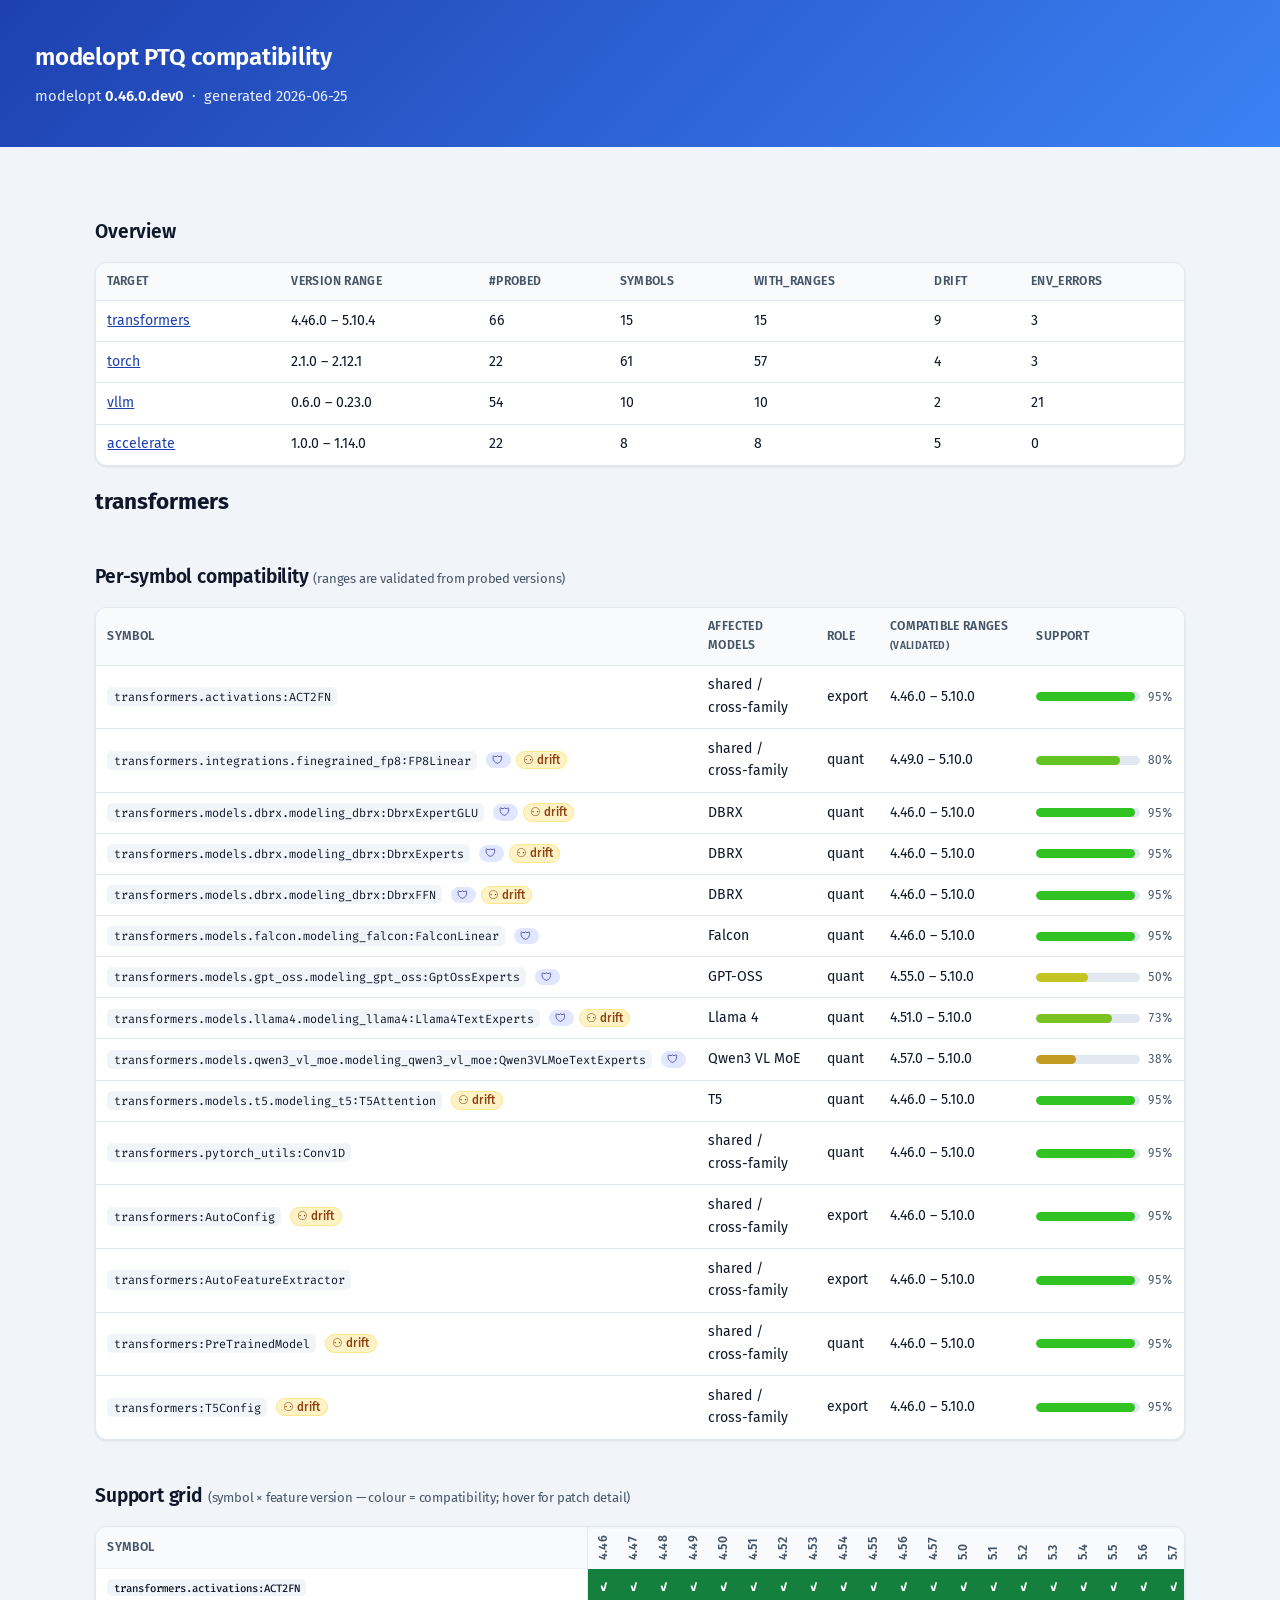
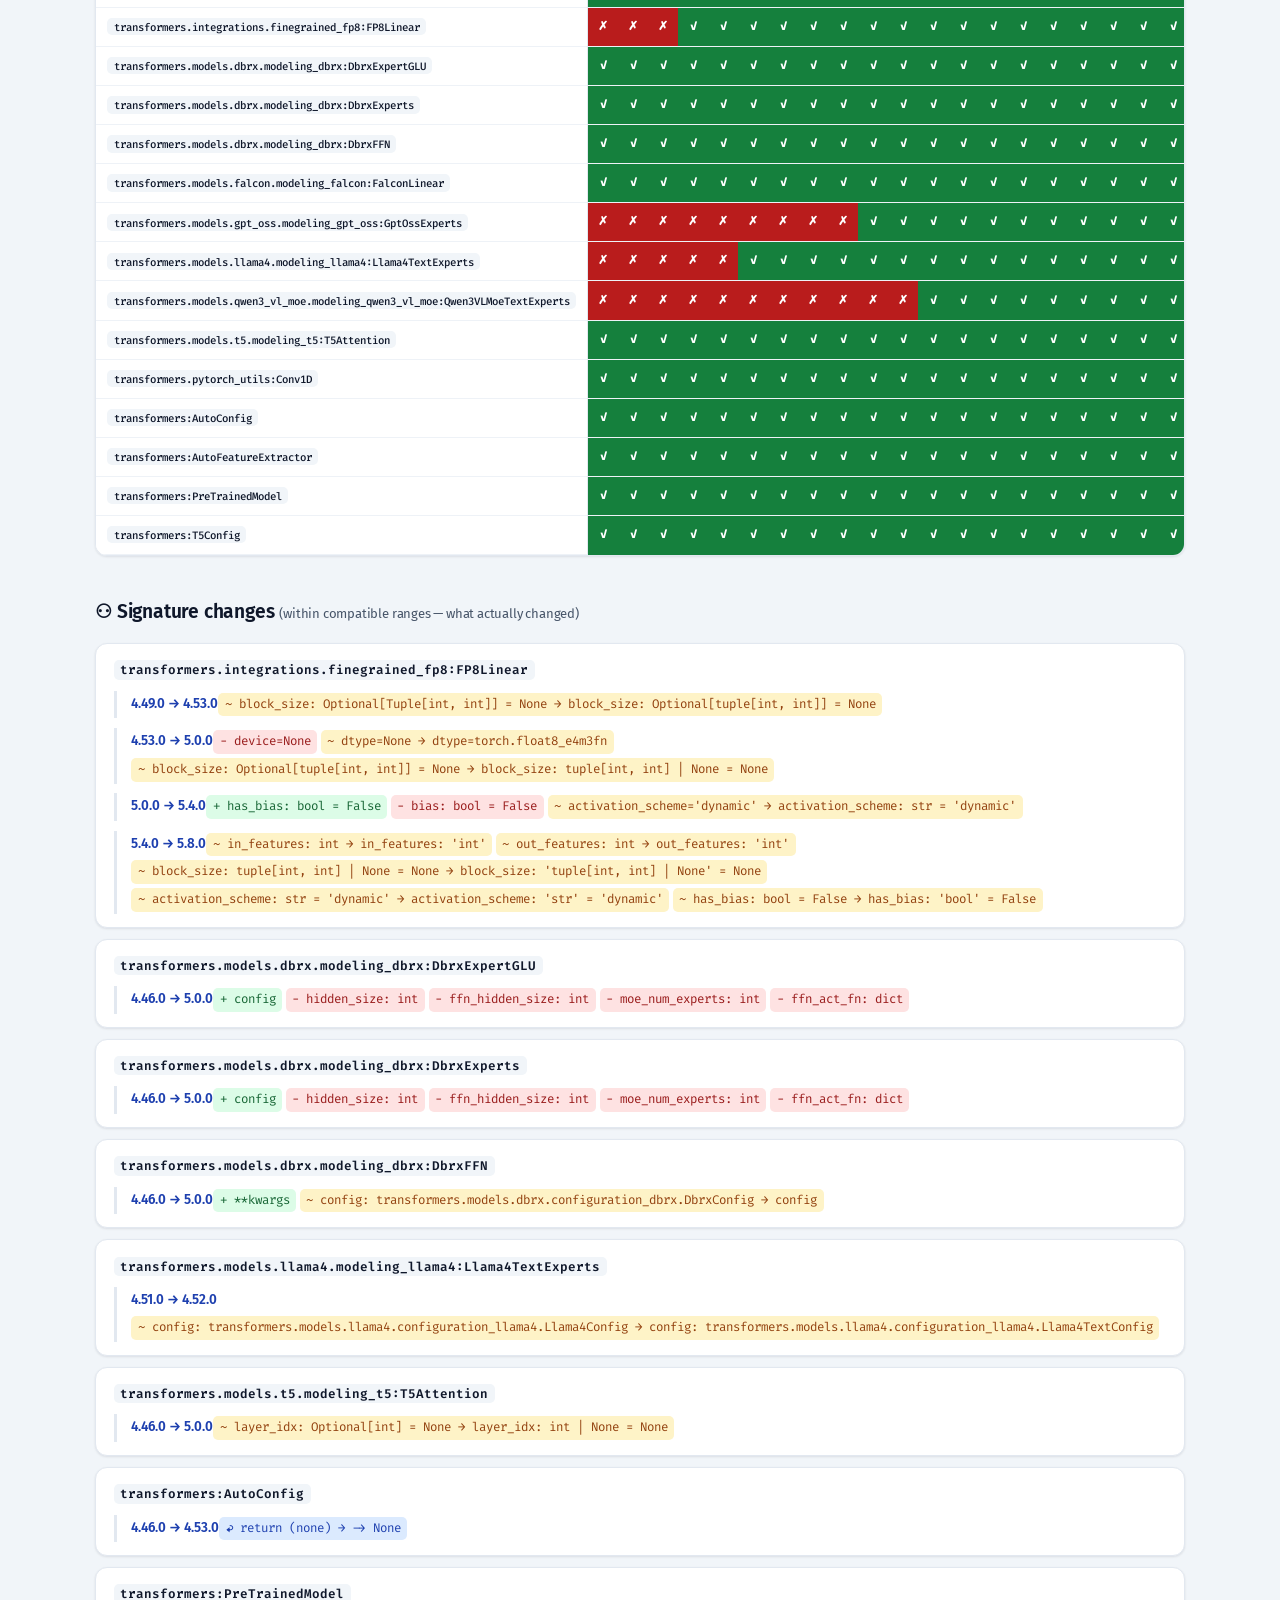
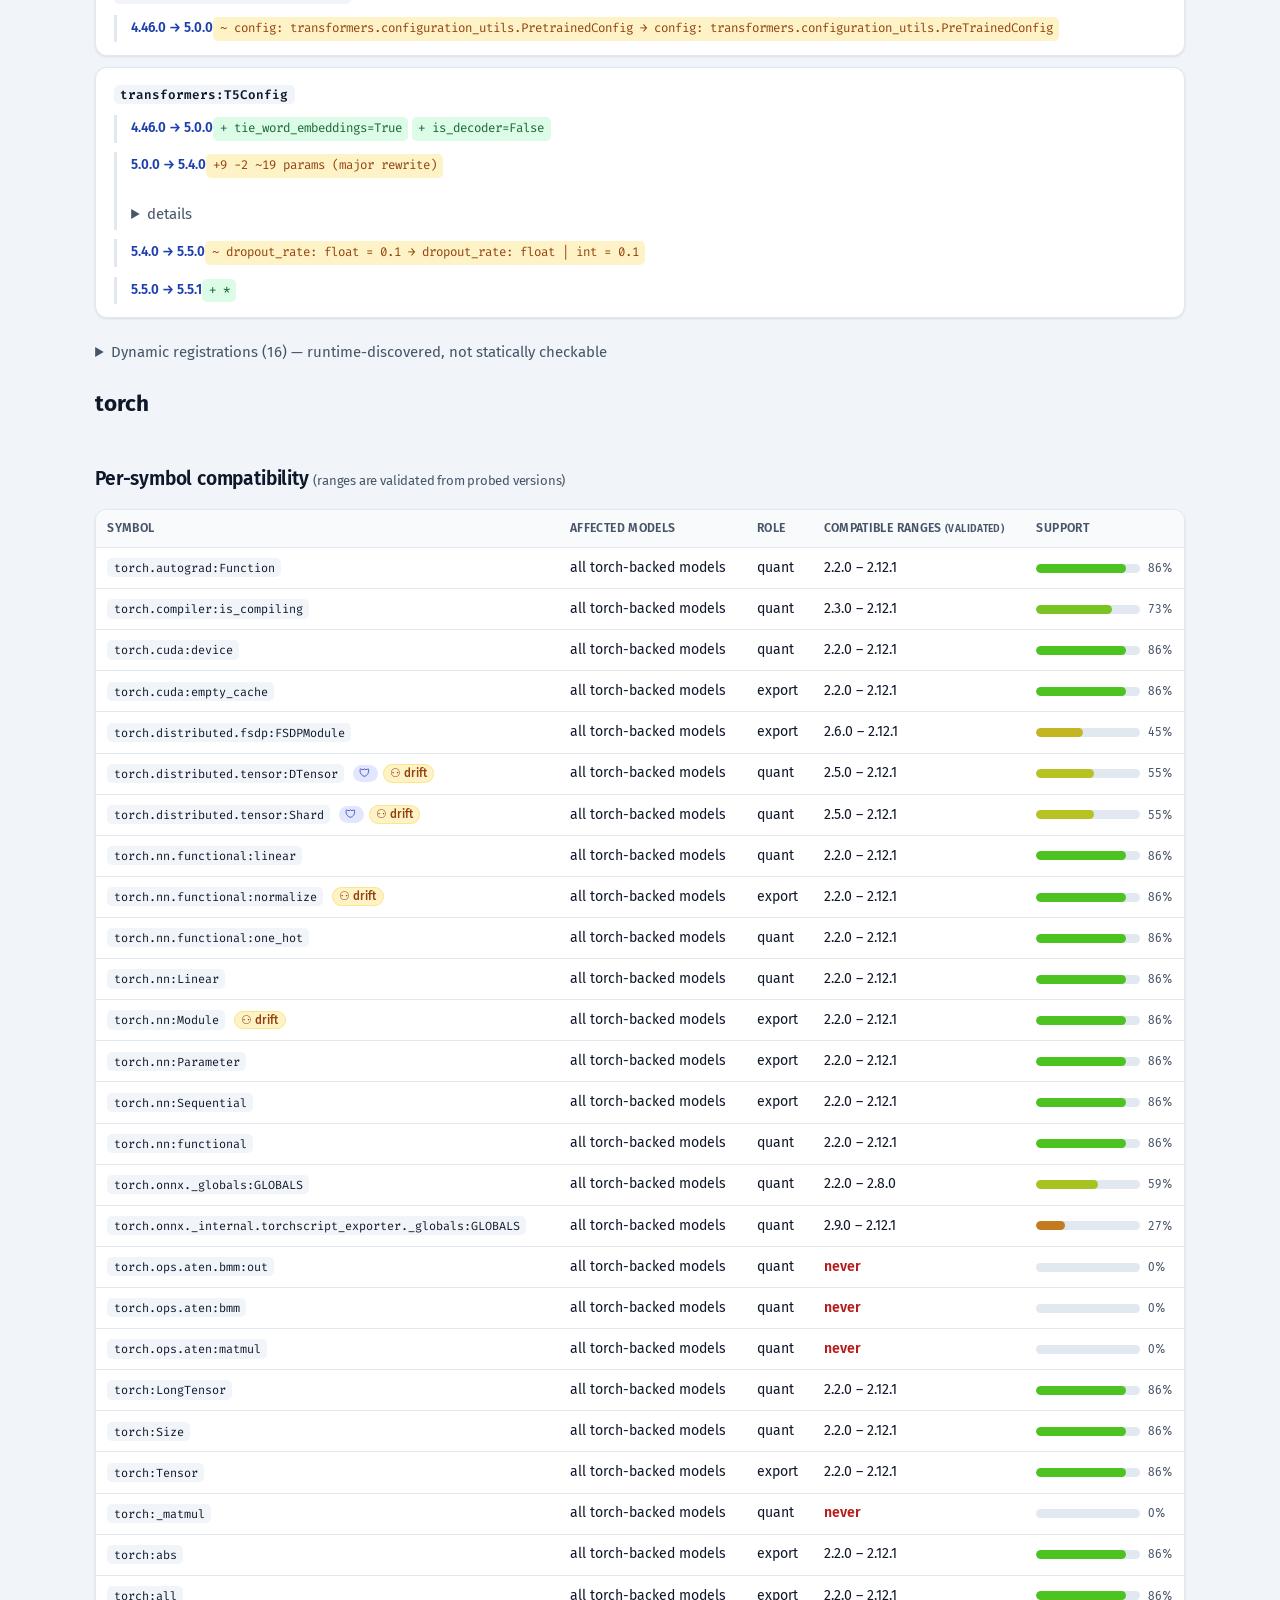
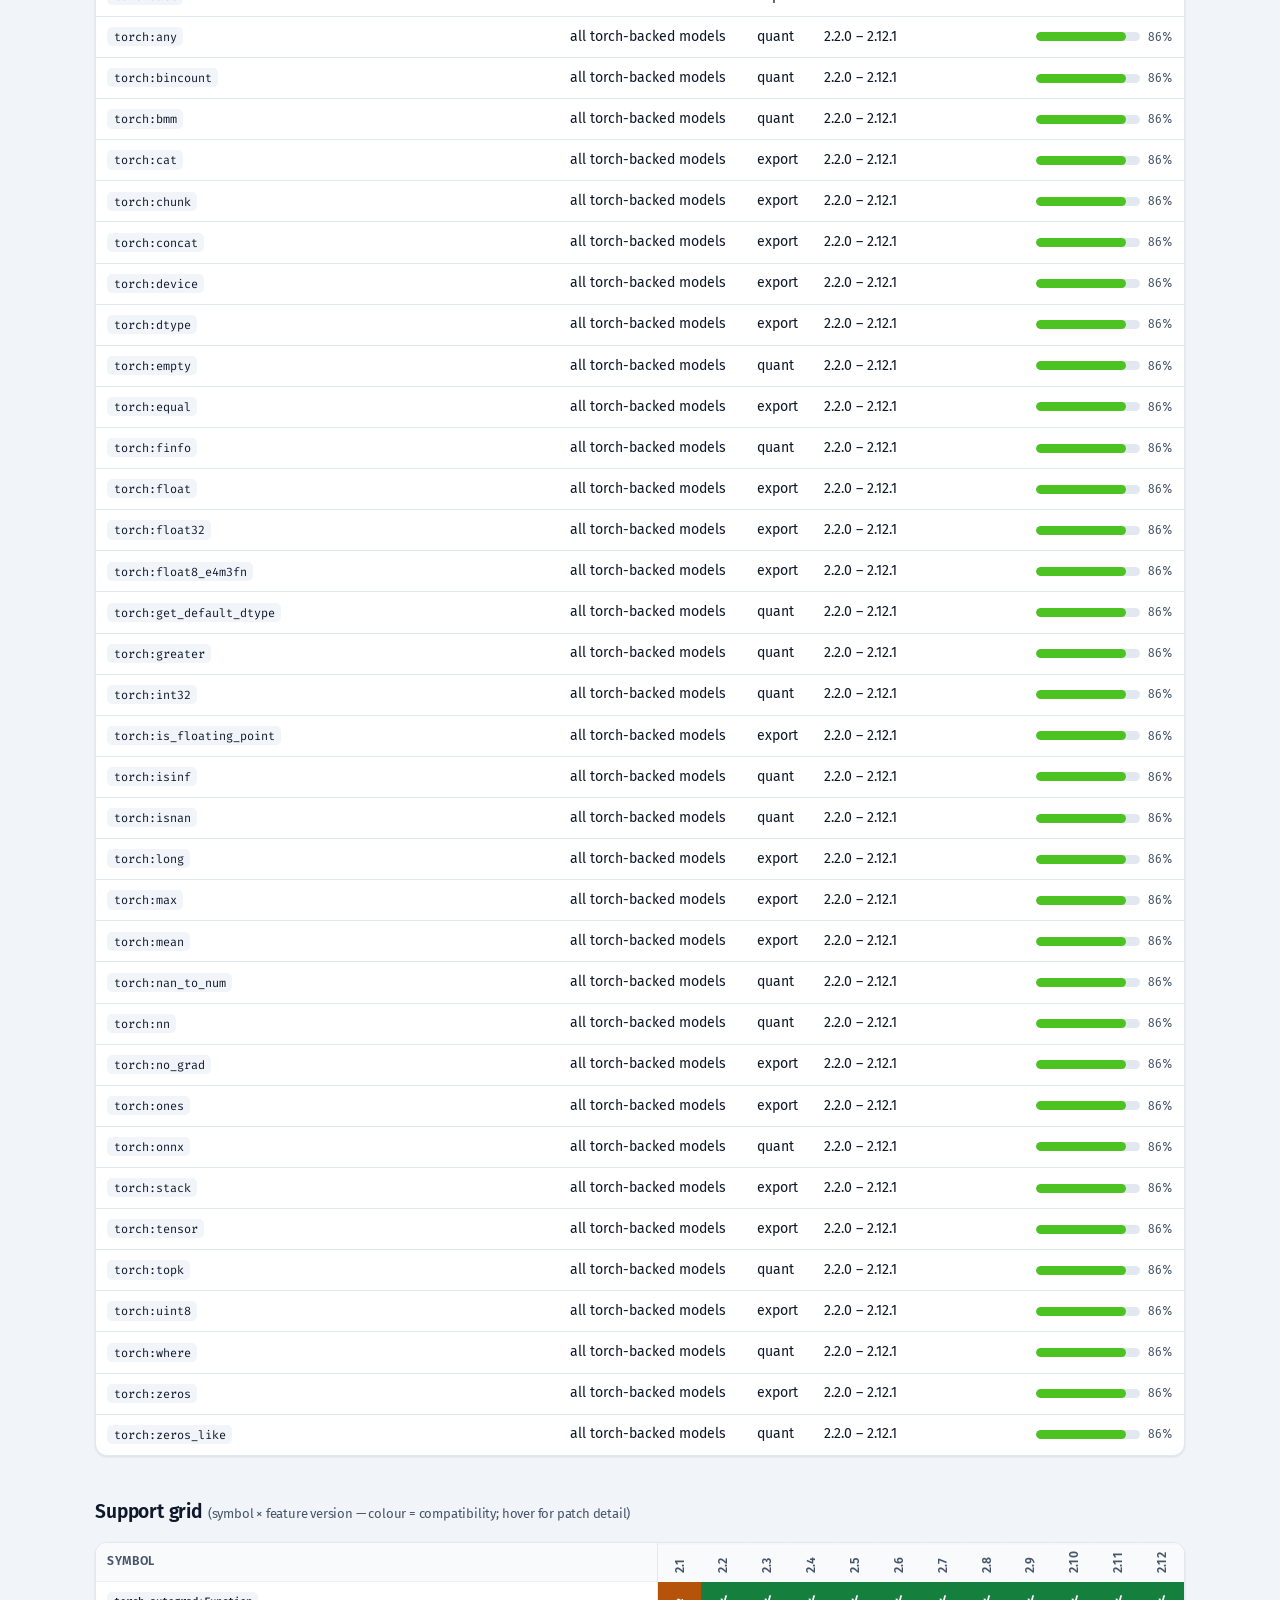
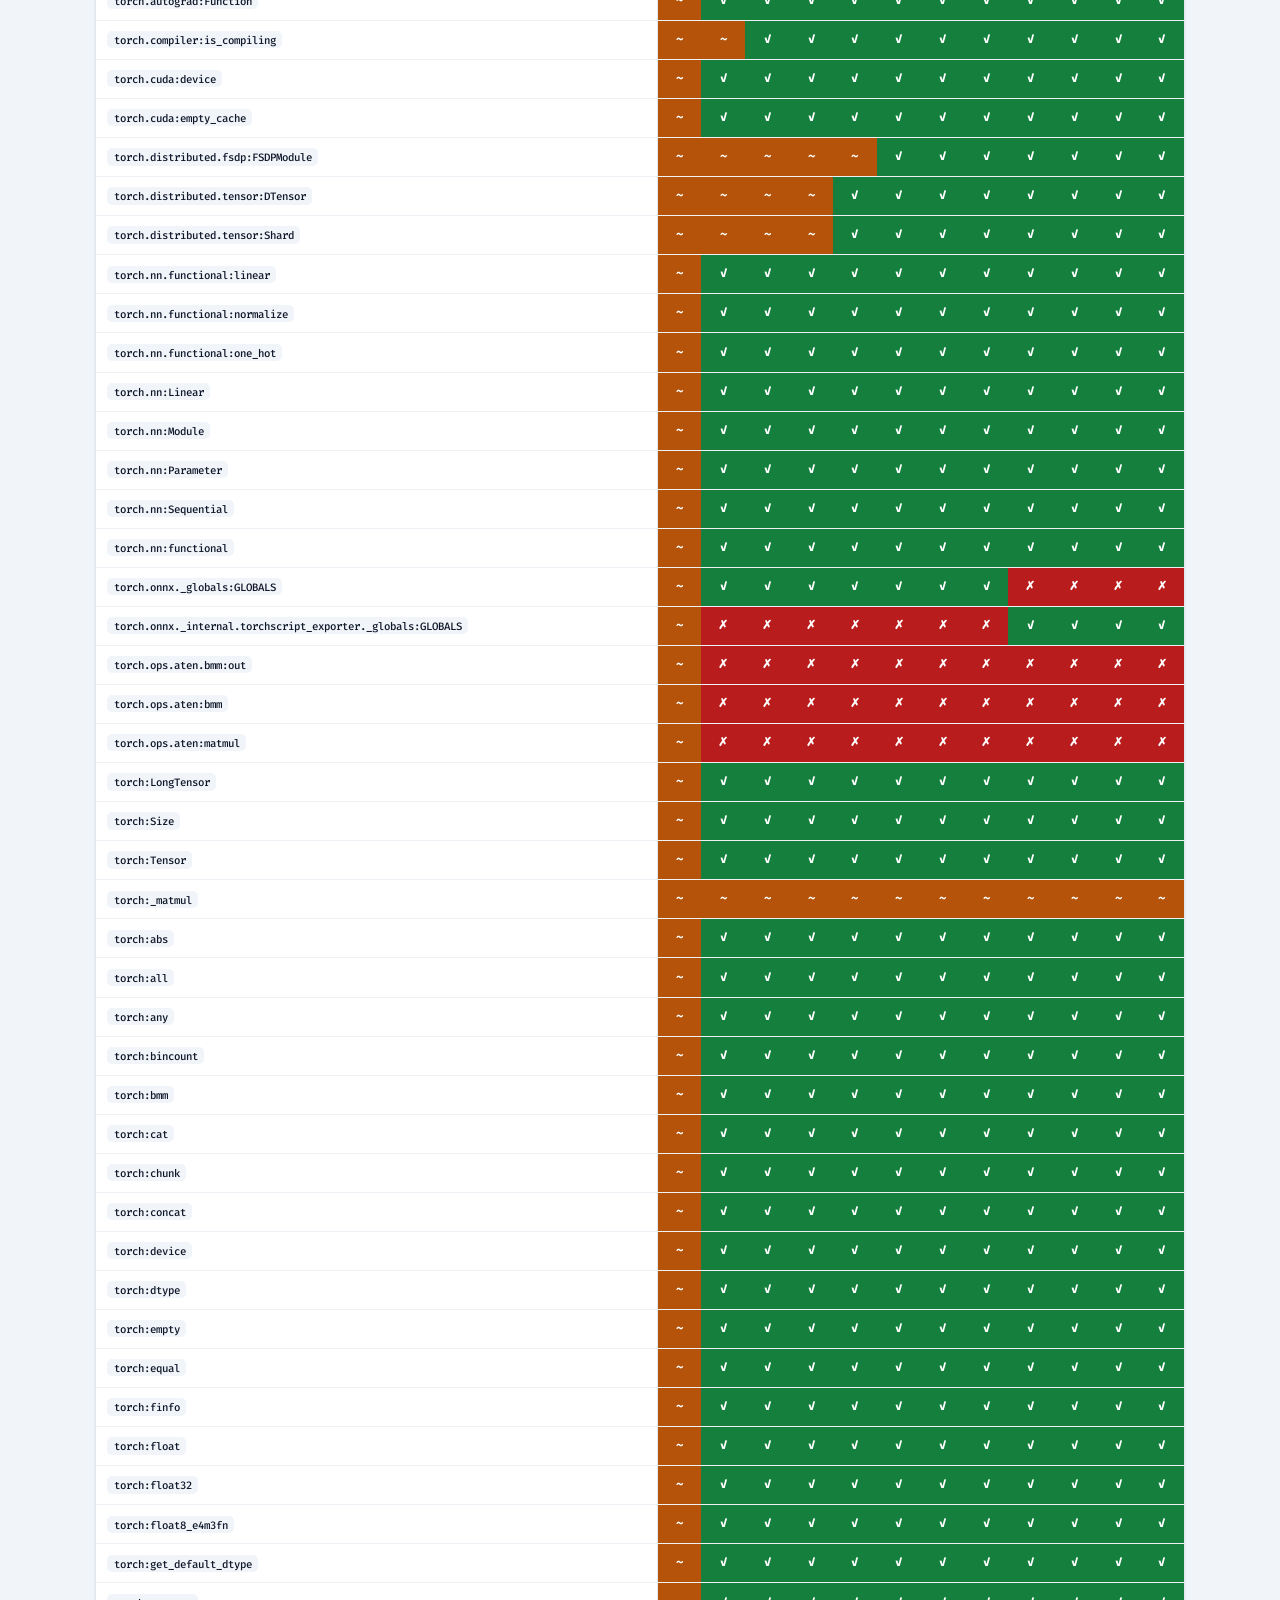
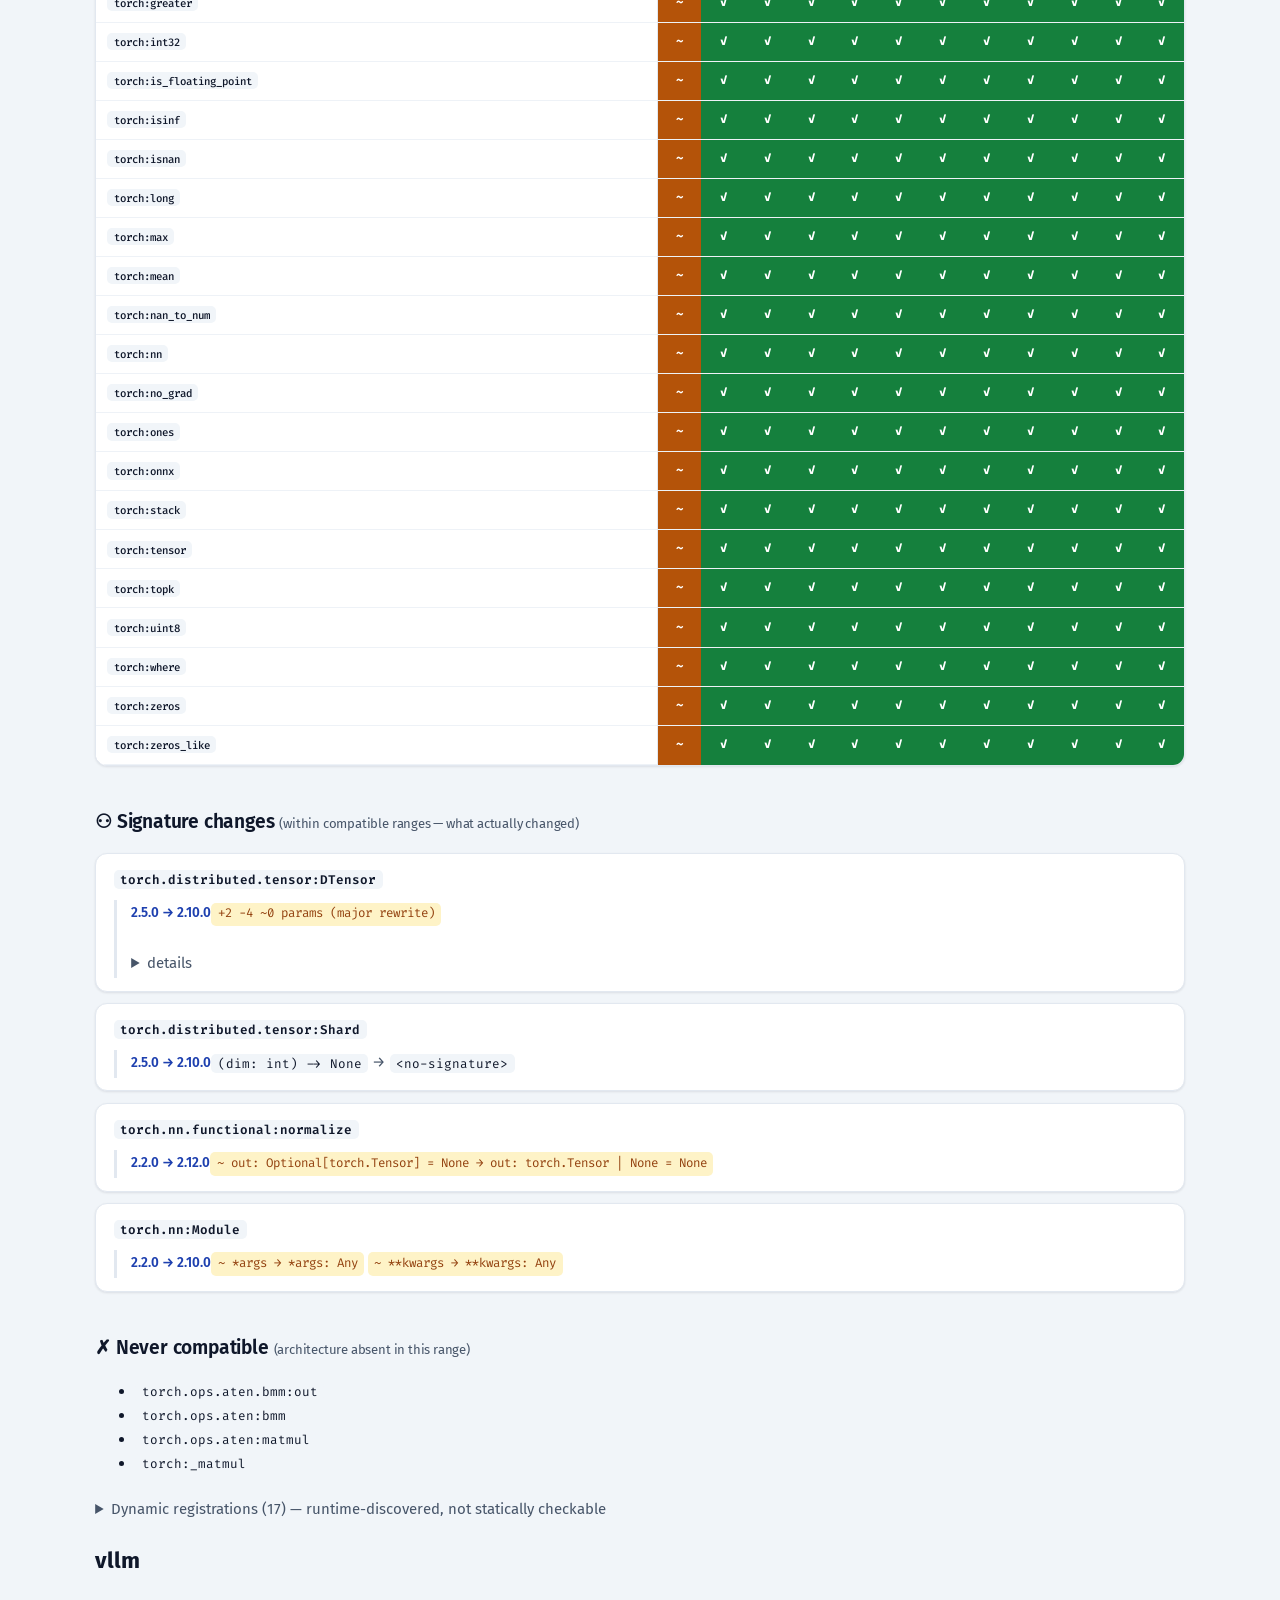
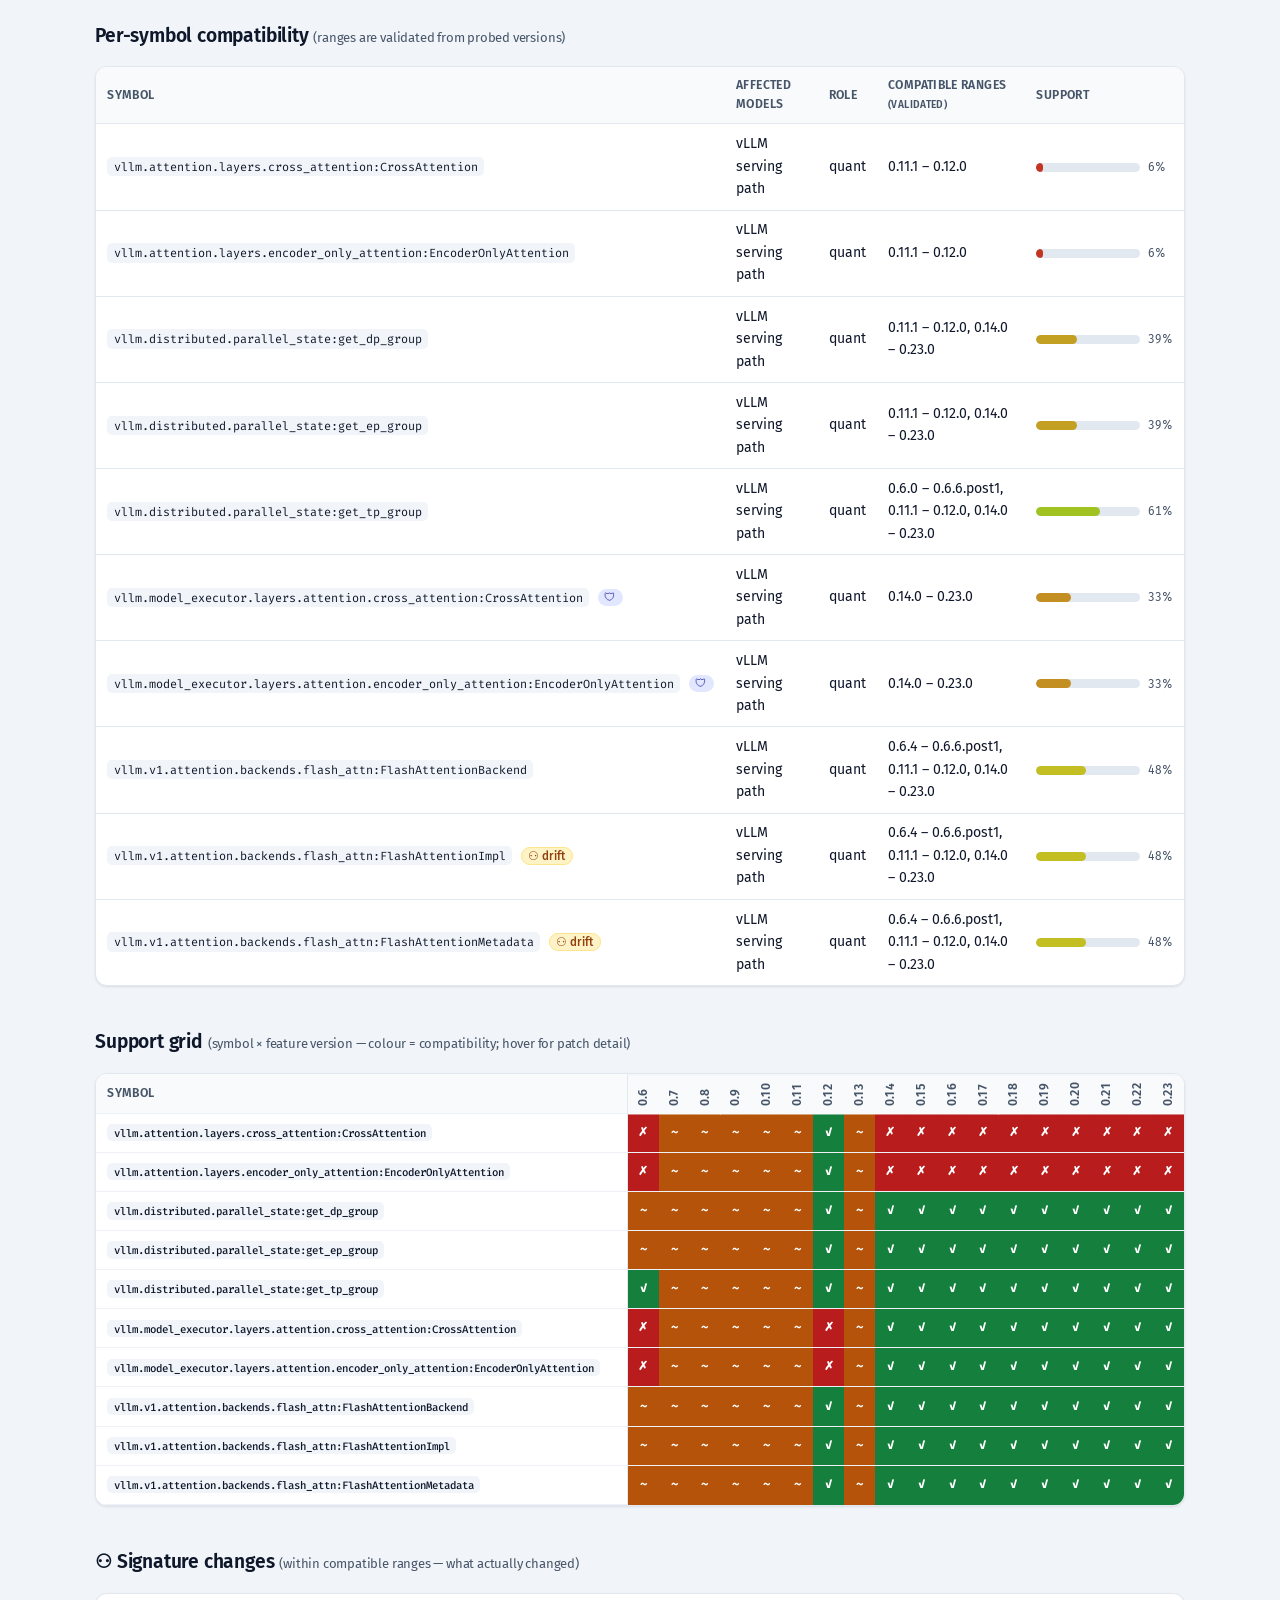
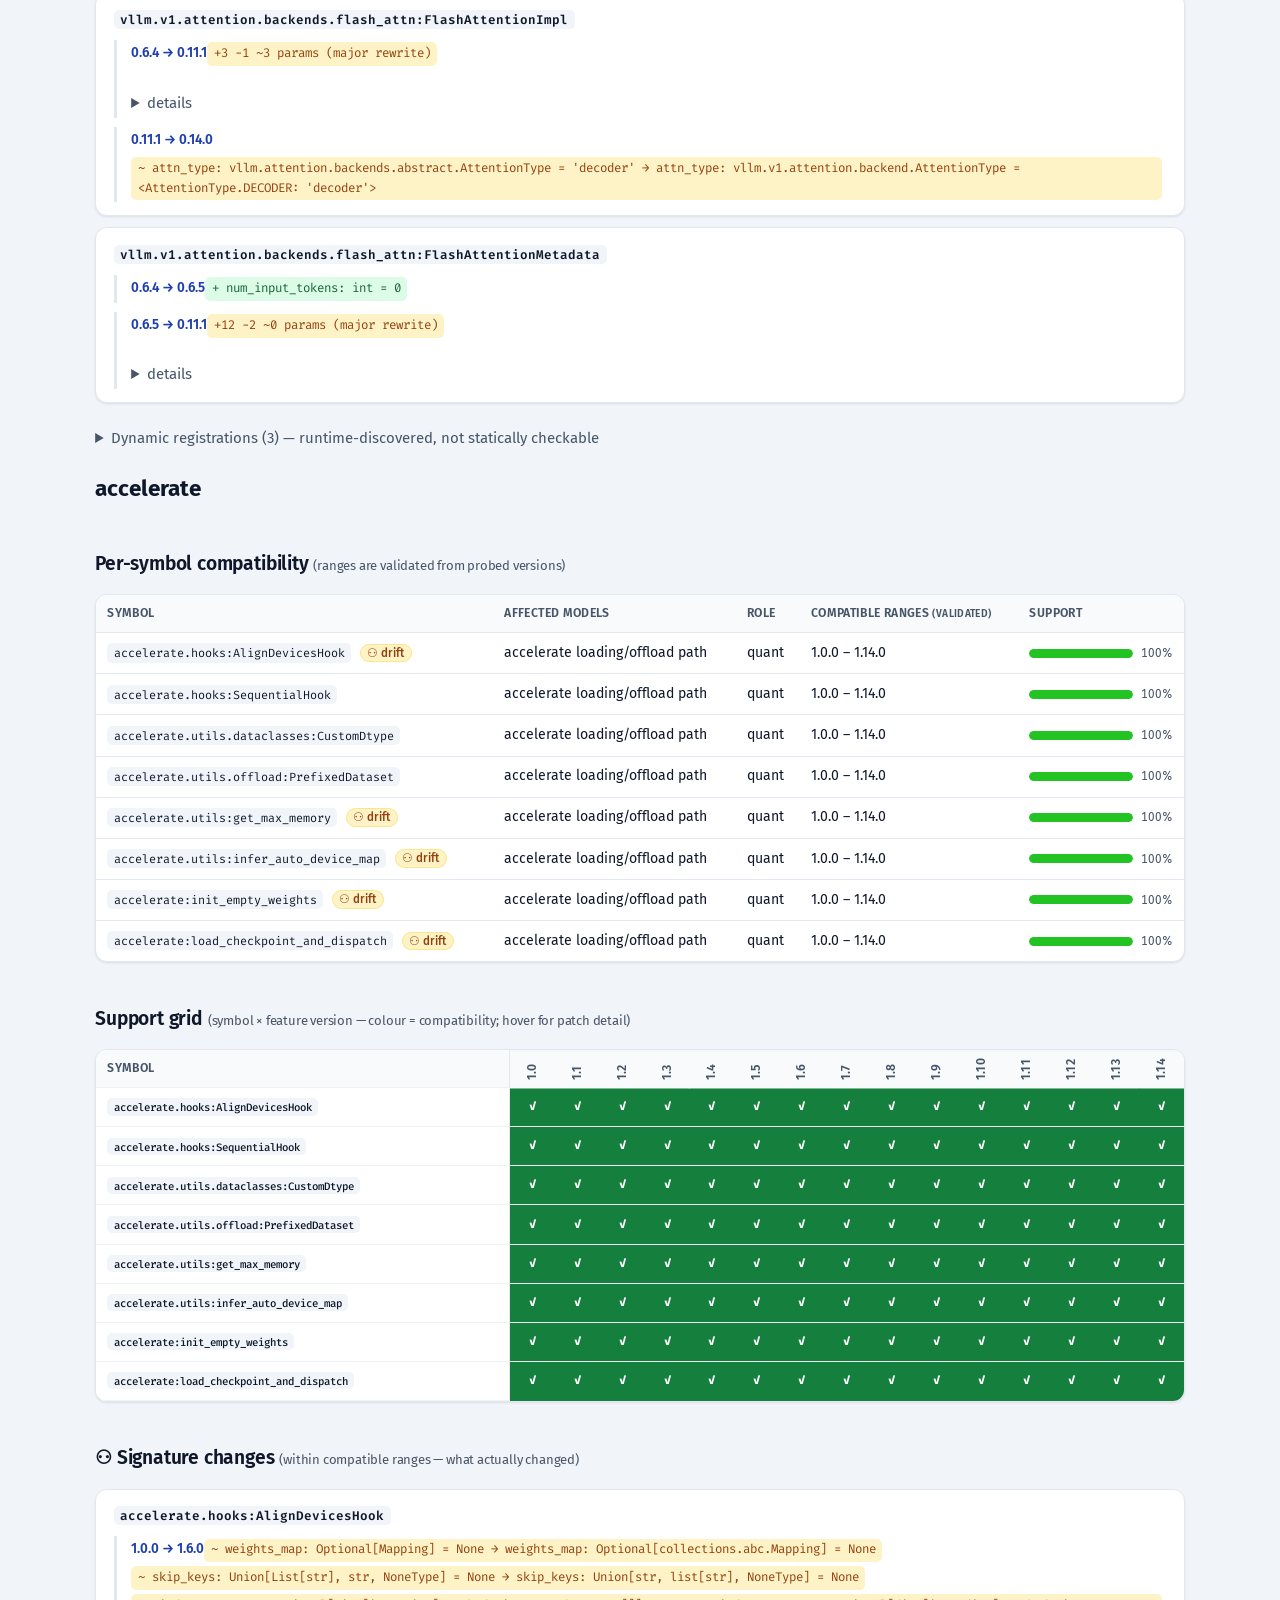
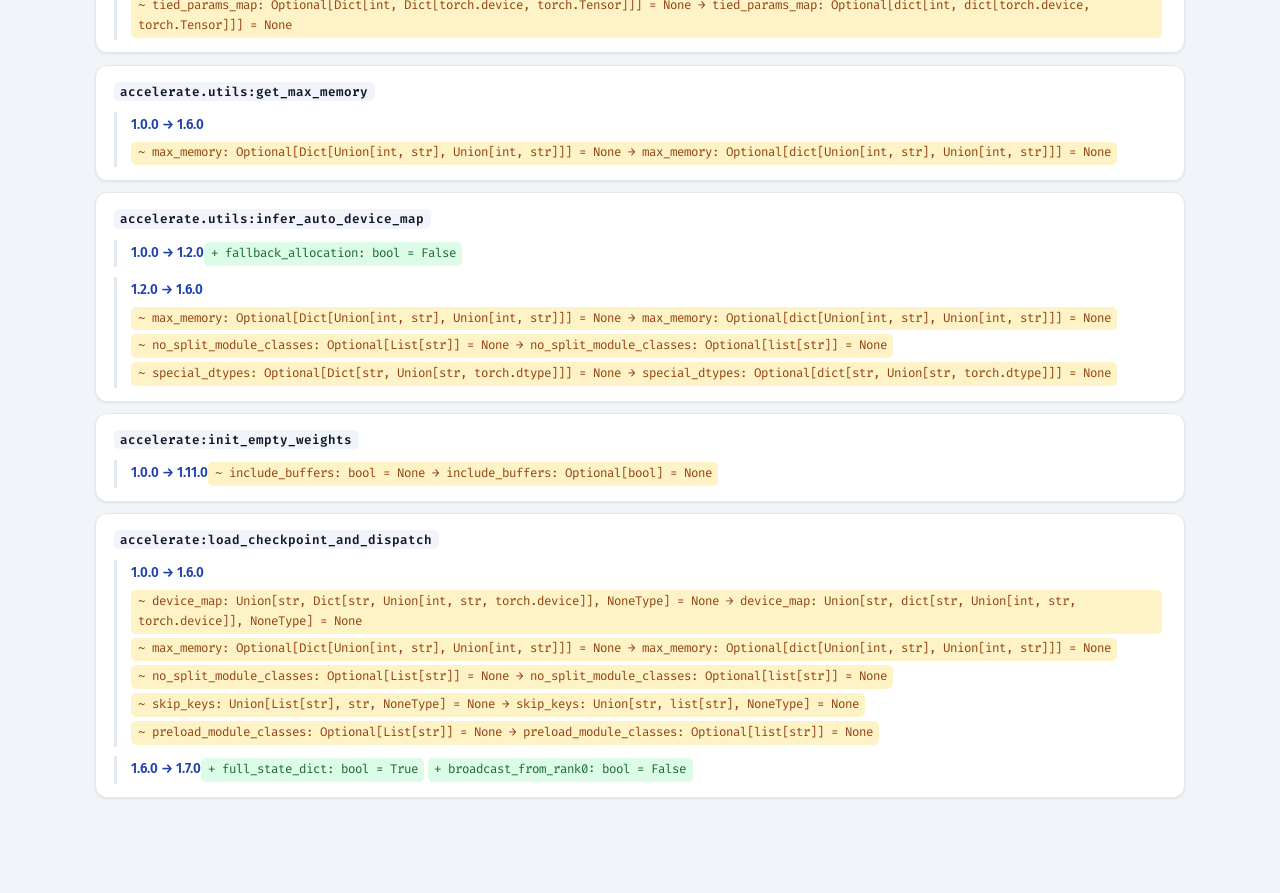
<file: report/modelopt046dev/index.html>
<!DOCTYPE html>
<html lang='en'><head><meta charset='utf-8'>
<meta name='viewport' content='width=device-width, initial-scale=1'>
<title>modelopt 0.46.0.dev0 compatibility</title>
<style>
/* Stylesheet for the modelopt ↔ transformers compatibility report.
   Inlined into compatibility.html at build time (the page stays self-contained).
   Design system: ui-ux-pro-max — blue-data + amber, Fira Sans / Fira Code,
   WCAG-minded contrast, focus states, reduced-motion, responsive. */
@import url('https://fonts.googleapis.com/css2?family=Fira+Code:wght@400;500;600;700&family=Fira+Sans:wght@300;400;500;600;700&display=swap');

:root {
  --bg:#f1f5f9; --surface:#fff; --line:#e2e8f0; --text:#0f172a; --muted:#475569;
  --primary:#1e40af; --primary2:#3b82f6; --accent:#f59e0b;
  --ok:#15803d; --warn:#b45309; --bad:#b91c1c; --env:#1d4ed8; --na:#cbd5e1;
  --ok-bg:#dcfce7; --warn-bg:#fef3c7; --bad-bg:#fee2e2; --env-bg:#dbeafe;
  --shadow:0 1px 3px rgba(15,23,42,.06),0 1px 2px rgba(15,23,42,.04); --radius:12px;
}
* { box-sizing:border-box; }
body { font-family:'Fira Sans',ui-sans-serif,-apple-system,Segoe UI,Roboto,sans-serif;
       margin:0; color:var(--text); background:var(--bg); line-height:1.6; font-size:15px;
       -webkit-font-smoothing:antialiased; }
code,.mono { font-family:'Fira Code',ui-monospace,SFMono-Regular,Menlo,monospace; }
a { color:var(--primary); }
:focus-visible { outline:2px solid var(--accent); outline-offset:2px; border-radius:4px; }

header { background:linear-gradient(135deg,var(--primary),var(--primary2)); color:#fff; padding:2.4rem 2.2rem; }
header h1 { margin:0 0 .5rem; font-size:1.5rem; font-weight:600; letter-spacing:-.01em; }
header .meta { color:rgba(255,255,255,.9); font-size:.92rem; } header .meta b { color:#fff; font-weight:600; }
main { max-width:1160px; margin:0 auto; padding:1.8rem 2.2rem 5rem; }

.note { background:var(--surface); border:1px solid var(--line); border-left:4px solid var(--primary);
        border-radius:var(--radius); padding:.8rem 1.1rem; margin:1.4rem 0; font-size:.92rem; box-shadow:var(--shadow); }
.cards { display:grid; grid-template-columns:repeat(auto-fit,minmax(140px,1fr)); gap:1rem; margin:1.4rem 0 2rem; }
.card { background:var(--surface); border:1px solid var(--line); border-radius:var(--radius); padding:1rem 1.1rem; box-shadow:var(--shadow); }
.card b { display:block; font-size:1.9rem; font-weight:700; line-height:1.1; color:var(--primary); font-variant-numeric:tabular-nums; }
.card span { font-size:.8rem; color:var(--muted); }

h2 { margin:2.6rem 0 .9rem; font-size:1.2rem; font-weight:600; letter-spacing:-.01em; }
h2 small { color:var(--muted); font-weight:400; font-size:.82rem; }

table { border-collapse:separate; border-spacing:0; background:var(--surface); font-size:.88rem; width:100%;
        border:1px solid var(--line); border-radius:var(--radius); overflow:hidden; box-shadow:var(--shadow); }
th,td { padding:.55rem .7rem; text-align:left; border-bottom:1px solid var(--line); }
tbody tr:last-child td { border-bottom:0; }
thead th, table tr:first-child th { background:#f8fafc; color:var(--muted); font-weight:600;
        font-size:.76rem; text-transform:uppercase; letter-spacing:.03em; }
tbody tr { transition:background .15s ease; } tbody tr:hover { background:#f8fafc; }
td.sym { white-space:nowrap; }
code { background:#f1f5f9; padding:.1rem .4rem; border-radius:5px; font-size:.84em; color:#0f172a; }

.tag { font-size:.72rem; padding:.08rem .4rem; border-radius:999px; margin-left:.3rem; white-space:nowrap; font-weight:500; }
.tag.drift { background:var(--warn-bg); color:#92400e; border:1px solid #fde68a; }
.tag.guard { background:#e0e7ff; color:#3730a3; }
.never { color:var(--bad); font-weight:600; }

.supcell { width:150px; white-space:nowrap; }
.bar { display:inline-block; width:104px; height:9px; background:#e2e8f0; border-radius:999px; overflow:hidden; vertical-align:middle; }
.bar span { display:block; height:100%; border-radius:999px; } .supcell small { margin-left:.45rem; color:var(--muted); font-variant-numeric:tabular-nums; }

.grid-wrap { overflow-x:auto; border:1px solid var(--line); border-radius:var(--radius); background:var(--surface); box-shadow:var(--shadow); }
.grid-wrap table { border:0; border-radius:0; box-shadow:none; font-size:.8rem; }
.grid-wrap th, .grid-wrap td { border-bottom:1px solid #eef2f7; }
th.vh { writing-mode:vertical-rl; transform:rotate(180deg); font-weight:500; padding:.5rem .2rem; white-space:nowrap; text-transform:none; letter-spacing:0; background:#f8fafc; }
th.vh.na { color:#94a3b8; }
th.rsym { position:sticky; left:0; background:var(--surface); white-space:nowrap; z-index:1; border-right:1px solid var(--line); font-weight:500; }
.grid-wrap tbody tr:hover th.rsym { background:#f8fafc; }
.grid-wrap td { min-width:30px; padding:0; height:26px; text-align:center; color:#fff; font-size:.78rem; font-weight:700; font-family:'Fira Code',monospace; }
td.ok{background:var(--ok)} td.warn{background:var(--warn)} td.bad{background:var(--bad)}
td.env{background:var(--env)} td.na{color:#94a3b8;background:repeating-linear-gradient(45deg,#fff,#fff 4px,#eef2f7 4px,#eef2f7 8px)}

ul.drift { list-style:none; padding:0; } ul.drift>li { background:var(--surface); border:1px solid var(--line); border-radius:var(--radius); padding:.8rem 1.1rem; margin-bottom:.7rem; box-shadow:var(--shadow); }
ul.drift>li>code:first-child { font-weight:600; }
.step { margin:.6rem 0 0; padding-left:.9rem; border-left:3px solid #e2e8f0; }
.step .v { display:inline-block; color:var(--primary); font-weight:600; font-size:.84rem; margin-bottom:.25rem; }
.cz { font-family:'Fira Code',monospace; font-size:.78rem; padding:.12rem .4rem; margin:.12rem .25rem .12rem 0; border-radius:5px; display:inline-block; }
.cz.add { color:#166534; background:var(--ok-bg); } .cz.del { color:#991b1b; background:var(--bad-bg); }
.cz.mod { color:#92400e; background:var(--warn-bg); } .cz.ret { color:#1e40af; background:var(--env-bg); }
.arr { color:var(--muted); }
.never-list code, .dyn code { color:var(--text); } .loc { color:var(--muted); font-size:.8em; }

details { margin-top:1.2rem; } summary { cursor:pointer; color:var(--muted); padding:.2rem 0; }
summary:hover { color:var(--primary); }
ul.dyn { columns:2; font-size:.85rem; }
details.probed { background:var(--surface); border:1px solid var(--line); border-radius:var(--radius); padding:.8rem 1.1rem; margin:1.4rem 0; box-shadow:var(--shadow); }
.chips { margin:.5rem 0; font-size:.8rem; line-height:2.1; }
.chip { background:var(--ok-bg); border:1px solid #bbf7d0; color:#166534; border-radius:999px; padding:.08rem .5rem; margin:.12rem; white-space:nowrap; font-family:'Fira Code',monospace; font-size:.74rem; }
.chip.na { background:#f1f5f9; border-color:#e2e8f0; color:#94a3b8; }
.legend { margin-top:2rem; font-size:.85rem; color:var(--muted); display:flex; gap:1.2rem; flex-wrap:wrap; align-items:center; }
.sw { display:inline-block; width:13px; height:13px; border-radius:4px; vertical-align:middle; margin-right:.3rem; }

@media (max-width:640px) { main { padding:1.2rem 1.1rem 3rem; } header { padding:1.6rem 1.2rem; } .cards { grid-template-columns:repeat(2,1fr); } }
@media (prefers-reduced-motion:reduce) { * { transition:none !important; } }

</style></head>
<body>
<header>
  <h1>modelopt PTQ compatibility</h1>
  <div class='meta'>modelopt <b>0.46.0.dev0</b> &nbsp;·&nbsp; generated 2026-06-25</div>
</header>
<main>
<h2>Overview</h2><table><thead><tr><th>target</th><th>version range</th><th>#probed</th><th>symbols</th><th>with_ranges</th><th>drift</th><th>env_errors</th></tr></thead><tbody><tr><td><a href='#transformers'>transformers</a></td><td>4.46.0 – 5.10.4</td><td>66</td><td>15</td><td>15</td><td>9</td><td>3</td></tr><tr><td><a href='#torch'>torch</a></td><td>2.1.0 – 2.12.1</td><td>22</td><td>61</td><td>57</td><td>4</td><td>3</td></tr><tr><td><a href='#vllm'>vllm</a></td><td>0.6.0 – 0.23.0</td><td>54</td><td>10</td><td>10</td><td>2</td><td>21</td></tr><tr><td><a href='#accelerate'>accelerate</a></td><td>1.0.0 – 1.14.0</td><td>22</td><td>8</td><td>8</td><td>5</td><td>0</td></tr></tbody></table>
<section id='transformers'><h1>transformers</h1><h2>Per-symbol compatibility <small>(ranges are validated from probed versions)</small></h2><table><thead><tr><th>symbol</th><th>affected models</th><th>role</th><th>compatible ranges <small>(validated)</small></th><th>support</th></tr></thead><tbody><tr><td class='sym'><code>transformers.activations:ACT2FN</code> </td><td>shared / cross-family</td><td>export</td><td>4.46.0 – 5.10.0</td><td class='supcell'><div class='bar'><span style='width:95%;background:hsl(115 70% 45%)'></span></div><small>95%</small></td></tr><tr><td class='sym'><code>transformers.integrations.finegrained_fp8:FP8Linear</code> <span class='tag guard'>🛡</span><span class='tag drift' title='signature changed within compatible ranges'>⚇ drift</span></td><td>shared / cross-family</td><td>quant</td><td>4.49.0 – 5.10.0</td><td class='supcell'><div class='bar'><span style='width:80%;background:hsl(96 70% 45%)'></span></div><small>80%</small></td></tr><tr><td class='sym'><code>transformers.models.dbrx.modeling_dbrx:DbrxExpertGLU</code> <span class='tag guard'>🛡</span><span class='tag drift' title='signature changed within compatible ranges'>⚇ drift</span></td><td>DBRX</td><td>quant</td><td>4.46.0 – 5.10.0</td><td class='supcell'><div class='bar'><span style='width:95%;background:hsl(115 70% 45%)'></span></div><small>95%</small></td></tr><tr><td class='sym'><code>transformers.models.dbrx.modeling_dbrx:DbrxExperts</code> <span class='tag guard'>🛡</span><span class='tag drift' title='signature changed within compatible ranges'>⚇ drift</span></td><td>DBRX</td><td>quant</td><td>4.46.0 – 5.10.0</td><td class='supcell'><div class='bar'><span style='width:95%;background:hsl(115 70% 45%)'></span></div><small>95%</small></td></tr><tr><td class='sym'><code>transformers.models.dbrx.modeling_dbrx:DbrxFFN</code> <span class='tag guard'>🛡</span><span class='tag drift' title='signature changed within compatible ranges'>⚇ drift</span></td><td>DBRX</td><td>quant</td><td>4.46.0 – 5.10.0</td><td class='supcell'><div class='bar'><span style='width:95%;background:hsl(115 70% 45%)'></span></div><small>95%</small></td></tr><tr><td class='sym'><code>transformers.models.falcon.modeling_falcon:FalconLinear</code> <span class='tag guard'>🛡</span></td><td>Falcon</td><td>quant</td><td>4.46.0 – 5.10.0</td><td class='supcell'><div class='bar'><span style='width:95%;background:hsl(115 70% 45%)'></span></div><small>95%</small></td></tr><tr><td class='sym'><code>transformers.models.gpt_oss.modeling_gpt_oss:GptOssExperts</code> <span class='tag guard'>🛡</span></td><td>GPT-OSS</td><td>quant</td><td>4.55.0 – 5.10.0</td><td class='supcell'><div class='bar'><span style='width:50%;background:hsl(60 70% 45%)'></span></div><small>50%</small></td></tr><tr><td class='sym'><code>transformers.models.llama4.modeling_llama4:Llama4TextExperts</code> <span class='tag guard'>🛡</span><span class='tag drift' title='signature changed within compatible ranges'>⚇ drift</span></td><td>Llama 4</td><td>quant</td><td>4.51.0 – 5.10.0</td><td class='supcell'><div class='bar'><span style='width:73%;background:hsl(87 70% 45%)'></span></div><small>73%</small></td></tr><tr><td class='sym'><code>transformers.models.qwen3_vl_moe.modeling_qwen3_vl_moe:Qwen3VLMoeTextExperts</code> <span class='tag guard'>🛡</span></td><td>Qwen3 VL MoE</td><td>quant</td><td>4.57.0 – 5.10.0</td><td class='supcell'><div class='bar'><span style='width:38%;background:hsl(45 70% 45%)'></span></div><small>38%</small></td></tr><tr><td class='sym'><code>transformers.models.t5.modeling_t5:T5Attention</code> <span class='tag drift' title='signature changed within compatible ranges'>⚇ drift</span></td><td>T5</td><td>quant</td><td>4.46.0 – 5.10.0</td><td class='supcell'><div class='bar'><span style='width:95%;background:hsl(115 70% 45%)'></span></div><small>95%</small></td></tr><tr><td class='sym'><code>transformers.pytorch_utils:Conv1D</code> </td><td>shared / cross-family</td><td>quant</td><td>4.46.0 – 5.10.0</td><td class='supcell'><div class='bar'><span style='width:95%;background:hsl(115 70% 45%)'></span></div><small>95%</small></td></tr><tr><td class='sym'><code>transformers:AutoConfig</code> <span class='tag drift' title='signature changed within compatible ranges'>⚇ drift</span></td><td>shared / cross-family</td><td>export</td><td>4.46.0 – 5.10.0</td><td class='supcell'><div class='bar'><span style='width:95%;background:hsl(115 70% 45%)'></span></div><small>95%</small></td></tr><tr><td class='sym'><code>transformers:AutoFeatureExtractor</code> </td><td>shared / cross-family</td><td>export</td><td>4.46.0 – 5.10.0</td><td class='supcell'><div class='bar'><span style='width:95%;background:hsl(115 70% 45%)'></span></div><small>95%</small></td></tr><tr><td class='sym'><code>transformers:PreTrainedModel</code> <span class='tag drift' title='signature changed within compatible ranges'>⚇ drift</span></td><td>shared / cross-family</td><td>quant</td><td>4.46.0 – 5.10.0</td><td class='supcell'><div class='bar'><span style='width:95%;background:hsl(115 70% 45%)'></span></div><small>95%</small></td></tr><tr><td class='sym'><code>transformers:T5Config</code> <span class='tag drift' title='signature changed within compatible ranges'>⚇ drift</span></td><td>shared / cross-family</td><td>export</td><td>4.46.0 – 5.10.0</td><td class='supcell'><div class='bar'><span style='width:95%;background:hsl(115 70% 45%)'></span></div><small>95%</small></td></tr></tbody></table>
<h2>Support grid <small>(symbol × feature version — colour = compatibility; hover for patch detail)</small></h2><div class='grid-wrap'><table><tr><th class='rsym'>symbol</th><th class='vh'>4.46</th><th class='vh'>4.47</th><th class='vh'>4.48</th><th class='vh'>4.49</th><th class='vh'>4.50</th><th class='vh'>4.51</th><th class='vh'>4.52</th><th class='vh'>4.53</th><th class='vh'>4.54</th><th class='vh'>4.55</th><th class='vh'>4.56</th><th class='vh'>4.57</th><th class='vh'>5.0</th><th class='vh'>5.1</th><th class='vh'>5.2</th><th class='vh'>5.3</th><th class='vh'>5.4</th><th class='vh'>5.5</th><th class='vh'>5.6</th><th class='vh'>5.7</th><th class='vh'>5.8</th><th class='vh'>5.9</th><th class='vh'>5.10</th></tr><tr><th class='rsym'><code>transformers.activations:ACT2FN</code></th><td class='ok' title='4.46: 4.46.0 yes, 4.46.1 yes, 4.46.2 yes, 4.46.3 yes'>✓</td><td class='ok' title='4.47: 4.47.0 yes, 4.47.1 yes'>✓</td><td class='ok' title='4.48: 4.48.0 yes, 4.48.1 yes, 4.48.2 yes, 4.48.3 yes'>✓</td><td class='ok' title='4.49: 4.49.0 yes'>✓</td><td class='ok' title='4.50: 4.50.0 yes, 4.50.1 yes, 4.50.2 yes, 4.50.3 yes'>✓</td><td class='ok' title='4.51: 4.51.0 yes, 4.51.1 yes, 4.51.2 yes, 4.51.3 yes'>✓</td><td class='ok' title='4.52: 4.52.0 yes, 4.52.1 yes, 4.52.2 yes, 4.52.3 yes, 4.52.4 yes'>✓</td><td class='ok' title='4.53: 4.53.0 yes, 4.53.1 yes, 4.53.2 yes, 4.53.3 yes'>✓</td><td class='ok' title='4.54: 4.54.0 yes, 4.54.1 yes'>✓</td><td class='ok' title='4.55: 4.55.0 yes, 4.55.1 yes, 4.55.2 yes, 4.55.3 yes, 4.55.4 yes'>✓</td><td class='ok' title='4.56: 4.56.0 yes, 4.56.1 yes, 4.56.2 yes'>✓</td><td class='ok' title='4.57: 4.57.0 yes, 4.57.1 yes, 4.57.2 yes, 4.57.3 yes, 4.57.4 yes, 4.57.5 yes, 4.57.6 yes'>✓</td><td class='ok' title='5.0: 5.0.0 yes'>✓</td><td class='ok' title='5.1: 5.1.0 yes'>✓</td><td class='ok' title='5.2: 5.2.0 yes'>✓</td><td class='ok' title='5.3: 5.3.0 yes'>✓</td><td class='ok' title='5.4: 5.4.0 yes'>✓</td><td class='ok' title='5.5: 5.5.0 yes, 5.5.1 yes, 5.5.2 yes, 5.5.3 yes, 5.5.4 yes'>✓</td><td class='ok' title='5.6: 5.6.0 yes, 5.6.1 yes, 5.6.2 yes'>✓</td><td class='ok' title='5.7: 5.7.0 yes'>✓</td><td class='ok' title='5.8: 5.8.0 yes, 5.8.1 yes'>✓</td><td class='ok' title='5.9: 5.9.0 yes'>✓</td><td class='warn' title='5.10: 5.10.0 yes, 5.10.1 probe, 5.10.2 probe, 5.10.4 probe'>~</td></tr><tr><th class='rsym'><code>transformers.integrations.finegrained_fp8:FP8Linear</code></th><td class='bad' title='4.46: 4.46.0 no·mod, 4.46.1 no·mod, 4.46.2 no·mod, 4.46.3 no·mod'>✗</td><td class='bad' title='4.47: 4.47.0 no·mod, 4.47.1 no·mod'>✗</td><td class='bad' title='4.48: 4.48.0 no·mod, 4.48.1 no·mod, 4.48.2 no·mod, 4.48.3 no·mod'>✗</td><td class='ok' title='4.49: 4.49.0 yes'>✓</td><td class='ok' title='4.50: 4.50.0 yes, 4.50.1 yes, 4.50.2 yes, 4.50.3 yes'>✓</td><td class='ok' title='4.51: 4.51.0 yes, 4.51.1 yes, 4.51.2 yes, 4.51.3 yes'>✓</td><td class='ok' title='4.52: 4.52.0 yes, 4.52.1 yes, 4.52.2 yes, 4.52.3 yes, 4.52.4 yes'>✓</td><td class='ok' title='4.53: 4.53.0 yes, 4.53.1 yes, 4.53.2 yes, 4.53.3 yes'>✓</td><td class='ok' title='4.54: 4.54.0 yes, 4.54.1 yes'>✓</td><td class='ok' title='4.55: 4.55.0 yes, 4.55.1 yes, 4.55.2 yes, 4.55.3 yes, 4.55.4 yes'>✓</td><td class='ok' title='4.56: 4.56.0 yes, 4.56.1 yes, 4.56.2 yes'>✓</td><td class='ok' title='4.57: 4.57.0 yes, 4.57.1 yes, 4.57.2 yes, 4.57.3 yes, 4.57.4 yes, 4.57.5 yes, 4.57.6 yes'>✓</td><td class='ok' title='5.0: 5.0.0 yes'>✓</td><td class='ok' title='5.1: 5.1.0 yes'>✓</td><td class='ok' title='5.2: 5.2.0 yes'>✓</td><td class='ok' title='5.3: 5.3.0 yes'>✓</td><td class='ok' title='5.4: 5.4.0 yes'>✓</td><td class='ok' title='5.5: 5.5.0 yes, 5.5.1 yes, 5.5.2 yes, 5.5.3 yes, 5.5.4 yes'>✓</td><td class='ok' title='5.6: 5.6.0 yes, 5.6.1 yes, 5.6.2 yes'>✓</td><td class='ok' title='5.7: 5.7.0 yes'>✓</td><td class='ok' title='5.8: 5.8.0 yes, 5.8.1 yes'>✓</td><td class='ok' title='5.9: 5.9.0 yes'>✓</td><td class='warn' title='5.10: 5.10.0 yes, 5.10.1 probe, 5.10.2 probe, 5.10.4 probe'>~</td></tr><tr><th class='rsym'><code>transformers.models.dbrx.modeling_dbrx:DbrxExpertGLU</code></th><td class='ok' title='4.46: 4.46.0 yes, 4.46.1 yes, 4.46.2 yes, 4.46.3 yes'>✓</td><td class='ok' title='4.47: 4.47.0 yes, 4.47.1 yes'>✓</td><td class='ok' title='4.48: 4.48.0 yes, 4.48.1 yes, 4.48.2 yes, 4.48.3 yes'>✓</td><td class='ok' title='4.49: 4.49.0 yes'>✓</td><td class='ok' title='4.50: 4.50.0 yes, 4.50.1 yes, 4.50.2 yes, 4.50.3 yes'>✓</td><td class='ok' title='4.51: 4.51.0 yes, 4.51.1 yes, 4.51.2 yes, 4.51.3 yes'>✓</td><td class='ok' title='4.52: 4.52.0 yes, 4.52.1 yes, 4.52.2 yes, 4.52.3 yes, 4.52.4 yes'>✓</td><td class='ok' title='4.53: 4.53.0 yes, 4.53.1 yes, 4.53.2 yes, 4.53.3 yes'>✓</td><td class='ok' title='4.54: 4.54.0 yes, 4.54.1 yes'>✓</td><td class='ok' title='4.55: 4.55.0 yes, 4.55.1 yes, 4.55.2 yes, 4.55.3 yes, 4.55.4 yes'>✓</td><td class='ok' title='4.56: 4.56.0 yes, 4.56.1 yes, 4.56.2 yes'>✓</td><td class='ok' title='4.57: 4.57.0 yes, 4.57.1 yes, 4.57.2 yes, 4.57.3 yes, 4.57.4 yes, 4.57.5 yes, 4.57.6 yes'>✓</td><td class='ok' title='5.0: 5.0.0 yes'>✓</td><td class='ok' title='5.1: 5.1.0 yes'>✓</td><td class='ok' title='5.2: 5.2.0 yes'>✓</td><td class='ok' title='5.3: 5.3.0 yes'>✓</td><td class='ok' title='5.4: 5.4.0 yes'>✓</td><td class='ok' title='5.5: 5.5.0 yes, 5.5.1 yes, 5.5.2 yes, 5.5.3 yes, 5.5.4 yes'>✓</td><td class='ok' title='5.6: 5.6.0 yes, 5.6.1 yes, 5.6.2 yes'>✓</td><td class='ok' title='5.7: 5.7.0 yes'>✓</td><td class='ok' title='5.8: 5.8.0 yes, 5.8.1 yes'>✓</td><td class='ok' title='5.9: 5.9.0 yes'>✓</td><td class='warn' title='5.10: 5.10.0 yes, 5.10.1 probe, 5.10.2 probe, 5.10.4 probe'>~</td></tr><tr><th class='rsym'><code>transformers.models.dbrx.modeling_dbrx:DbrxExperts</code></th><td class='ok' title='4.46: 4.46.0 yes, 4.46.1 yes, 4.46.2 yes, 4.46.3 yes'>✓</td><td class='ok' title='4.47: 4.47.0 yes, 4.47.1 yes'>✓</td><td class='ok' title='4.48: 4.48.0 yes, 4.48.1 yes, 4.48.2 yes, 4.48.3 yes'>✓</td><td class='ok' title='4.49: 4.49.0 yes'>✓</td><td class='ok' title='4.50: 4.50.0 yes, 4.50.1 yes, 4.50.2 yes, 4.50.3 yes'>✓</td><td class='ok' title='4.51: 4.51.0 yes, 4.51.1 yes, 4.51.2 yes, 4.51.3 yes'>✓</td><td class='ok' title='4.52: 4.52.0 yes, 4.52.1 yes, 4.52.2 yes, 4.52.3 yes, 4.52.4 yes'>✓</td><td class='ok' title='4.53: 4.53.0 yes, 4.53.1 yes, 4.53.2 yes, 4.53.3 yes'>✓</td><td class='ok' title='4.54: 4.54.0 yes, 4.54.1 yes'>✓</td><td class='ok' title='4.55: 4.55.0 yes, 4.55.1 yes, 4.55.2 yes, 4.55.3 yes, 4.55.4 yes'>✓</td><td class='ok' title='4.56: 4.56.0 yes, 4.56.1 yes, 4.56.2 yes'>✓</td><td class='ok' title='4.57: 4.57.0 yes, 4.57.1 yes, 4.57.2 yes, 4.57.3 yes, 4.57.4 yes, 4.57.5 yes, 4.57.6 yes'>✓</td><td class='ok' title='5.0: 5.0.0 yes'>✓</td><td class='ok' title='5.1: 5.1.0 yes'>✓</td><td class='ok' title='5.2: 5.2.0 yes'>✓</td><td class='ok' title='5.3: 5.3.0 yes'>✓</td><td class='ok' title='5.4: 5.4.0 yes'>✓</td><td class='ok' title='5.5: 5.5.0 yes, 5.5.1 yes, 5.5.2 yes, 5.5.3 yes, 5.5.4 yes'>✓</td><td class='ok' title='5.6: 5.6.0 yes, 5.6.1 yes, 5.6.2 yes'>✓</td><td class='ok' title='5.7: 5.7.0 yes'>✓</td><td class='ok' title='5.8: 5.8.0 yes, 5.8.1 yes'>✓</td><td class='ok' title='5.9: 5.9.0 yes'>✓</td><td class='warn' title='5.10: 5.10.0 yes, 5.10.1 probe, 5.10.2 probe, 5.10.4 probe'>~</td></tr><tr><th class='rsym'><code>transformers.models.dbrx.modeling_dbrx:DbrxFFN</code></th><td class='ok' title='4.46: 4.46.0 yes, 4.46.1 yes, 4.46.2 yes, 4.46.3 yes'>✓</td><td class='ok' title='4.47: 4.47.0 yes, 4.47.1 yes'>✓</td><td class='ok' title='4.48: 4.48.0 yes, 4.48.1 yes, 4.48.2 yes, 4.48.3 yes'>✓</td><td class='ok' title='4.49: 4.49.0 yes'>✓</td><td class='ok' title='4.50: 4.50.0 yes, 4.50.1 yes, 4.50.2 yes, 4.50.3 yes'>✓</td><td class='ok' title='4.51: 4.51.0 yes, 4.51.1 yes, 4.51.2 yes, 4.51.3 yes'>✓</td><td class='ok' title='4.52: 4.52.0 yes, 4.52.1 yes, 4.52.2 yes, 4.52.3 yes, 4.52.4 yes'>✓</td><td class='ok' title='4.53: 4.53.0 yes, 4.53.1 yes, 4.53.2 yes, 4.53.3 yes'>✓</td><td class='ok' title='4.54: 4.54.0 yes, 4.54.1 yes'>✓</td><td class='ok' title='4.55: 4.55.0 yes, 4.55.1 yes, 4.55.2 yes, 4.55.3 yes, 4.55.4 yes'>✓</td><td class='ok' title='4.56: 4.56.0 yes, 4.56.1 yes, 4.56.2 yes'>✓</td><td class='ok' title='4.57: 4.57.0 yes, 4.57.1 yes, 4.57.2 yes, 4.57.3 yes, 4.57.4 yes, 4.57.5 yes, 4.57.6 yes'>✓</td><td class='ok' title='5.0: 5.0.0 yes'>✓</td><td class='ok' title='5.1: 5.1.0 yes'>✓</td><td class='ok' title='5.2: 5.2.0 yes'>✓</td><td class='ok' title='5.3: 5.3.0 yes'>✓</td><td class='ok' title='5.4: 5.4.0 yes'>✓</td><td class='ok' title='5.5: 5.5.0 yes, 5.5.1 yes, 5.5.2 yes, 5.5.3 yes, 5.5.4 yes'>✓</td><td class='ok' title='5.6: 5.6.0 yes, 5.6.1 yes, 5.6.2 yes'>✓</td><td class='ok' title='5.7: 5.7.0 yes'>✓</td><td class='ok' title='5.8: 5.8.0 yes, 5.8.1 yes'>✓</td><td class='ok' title='5.9: 5.9.0 yes'>✓</td><td class='warn' title='5.10: 5.10.0 yes, 5.10.1 probe, 5.10.2 probe, 5.10.4 probe'>~</td></tr><tr><th class='rsym'><code>transformers.models.falcon.modeling_falcon:FalconLinear</code></th><td class='ok' title='4.46: 4.46.0 yes, 4.46.1 yes, 4.46.2 yes, 4.46.3 yes'>✓</td><td class='ok' title='4.47: 4.47.0 yes, 4.47.1 yes'>✓</td><td class='ok' title='4.48: 4.48.0 yes, 4.48.1 yes, 4.48.2 yes, 4.48.3 yes'>✓</td><td class='ok' title='4.49: 4.49.0 yes'>✓</td><td class='ok' title='4.50: 4.50.0 yes, 4.50.1 yes, 4.50.2 yes, 4.50.3 yes'>✓</td><td class='ok' title='4.51: 4.51.0 yes, 4.51.1 yes, 4.51.2 yes, 4.51.3 yes'>✓</td><td class='ok' title='4.52: 4.52.0 yes, 4.52.1 yes, 4.52.2 yes, 4.52.3 yes, 4.52.4 yes'>✓</td><td class='ok' title='4.53: 4.53.0 yes, 4.53.1 yes, 4.53.2 yes, 4.53.3 yes'>✓</td><td class='ok' title='4.54: 4.54.0 yes, 4.54.1 yes'>✓</td><td class='ok' title='4.55: 4.55.0 yes, 4.55.1 yes, 4.55.2 yes, 4.55.3 yes, 4.55.4 yes'>✓</td><td class='ok' title='4.56: 4.56.0 yes, 4.56.1 yes, 4.56.2 yes'>✓</td><td class='ok' title='4.57: 4.57.0 yes, 4.57.1 yes, 4.57.2 yes, 4.57.3 yes, 4.57.4 yes, 4.57.5 yes, 4.57.6 yes'>✓</td><td class='ok' title='5.0: 5.0.0 yes'>✓</td><td class='ok' title='5.1: 5.1.0 yes'>✓</td><td class='ok' title='5.2: 5.2.0 yes'>✓</td><td class='ok' title='5.3: 5.3.0 yes'>✓</td><td class='ok' title='5.4: 5.4.0 yes'>✓</td><td class='ok' title='5.5: 5.5.0 yes, 5.5.1 yes, 5.5.2 yes, 5.5.3 yes, 5.5.4 yes'>✓</td><td class='ok' title='5.6: 5.6.0 yes, 5.6.1 yes, 5.6.2 yes'>✓</td><td class='ok' title='5.7: 5.7.0 yes'>✓</td><td class='ok' title='5.8: 5.8.0 yes, 5.8.1 yes'>✓</td><td class='ok' title='5.9: 5.9.0 yes'>✓</td><td class='warn' title='5.10: 5.10.0 yes, 5.10.1 probe, 5.10.2 probe, 5.10.4 probe'>~</td></tr><tr><th class='rsym'><code>transformers.models.gpt_oss.modeling_gpt_oss:GptOssExperts</code></th><td class='bad' title='4.46: 4.46.0 no·mod, 4.46.1 no·mod, 4.46.2 no·mod, 4.46.3 no·mod'>✗</td><td class='bad' title='4.47: 4.47.0 no·mod, 4.47.1 no·mod'>✗</td><td class='bad' title='4.48: 4.48.0 no·mod, 4.48.1 no·mod, 4.48.2 no·mod, 4.48.3 no·mod'>✗</td><td class='bad' title='4.49: 4.49.0 no·mod'>✗</td><td class='bad' title='4.50: 4.50.0 no·mod, 4.50.1 no·mod, 4.50.2 no·mod, 4.50.3 no·mod'>✗</td><td class='bad' title='4.51: 4.51.0 no·mod, 4.51.1 no·mod, 4.51.2 no·mod, 4.51.3 no·mod'>✗</td><td class='bad' title='4.52: 4.52.0 no·mod, 4.52.1 no·mod, 4.52.2 no·mod, 4.52.3 no·mod, 4.52.4 no·mod'>✗</td><td class='bad' title='4.53: 4.53.0 no·mod, 4.53.1 no·mod, 4.53.2 no·mod, 4.53.3 no·mod'>✗</td><td class='bad' title='4.54: 4.54.0 no·mod, 4.54.1 no·mod'>✗</td><td class='ok' title='4.55: 4.55.0 yes, 4.55.1 yes, 4.55.2 yes, 4.55.3 yes, 4.55.4 yes'>✓</td><td class='ok' title='4.56: 4.56.0 yes, 4.56.1 yes, 4.56.2 yes'>✓</td><td class='ok' title='4.57: 4.57.0 yes, 4.57.1 yes, 4.57.2 yes, 4.57.3 yes, 4.57.4 yes, 4.57.5 yes, 4.57.6 yes'>✓</td><td class='ok' title='5.0: 5.0.0 yes'>✓</td><td class='ok' title='5.1: 5.1.0 yes'>✓</td><td class='ok' title='5.2: 5.2.0 yes'>✓</td><td class='ok' title='5.3: 5.3.0 yes'>✓</td><td class='ok' title='5.4: 5.4.0 yes'>✓</td><td class='ok' title='5.5: 5.5.0 yes, 5.5.1 yes, 5.5.2 yes, 5.5.3 yes, 5.5.4 yes'>✓</td><td class='ok' title='5.6: 5.6.0 yes, 5.6.1 yes, 5.6.2 yes'>✓</td><td class='ok' title='5.7: 5.7.0 yes'>✓</td><td class='ok' title='5.8: 5.8.0 yes, 5.8.1 yes'>✓</td><td class='ok' title='5.9: 5.9.0 yes'>✓</td><td class='warn' title='5.10: 5.10.0 yes, 5.10.1 probe, 5.10.2 probe, 5.10.4 probe'>~</td></tr><tr><th class='rsym'><code>transformers.models.llama4.modeling_llama4:Llama4TextExperts</code></th><td class='bad' title='4.46: 4.46.0 no·mod, 4.46.1 no·mod, 4.46.2 no·mod, 4.46.3 no·mod'>✗</td><td class='bad' title='4.47: 4.47.0 no·mod, 4.47.1 no·mod'>✗</td><td class='bad' title='4.48: 4.48.0 no·mod, 4.48.1 no·mod, 4.48.2 no·mod, 4.48.3 no·mod'>✗</td><td class='bad' title='4.49: 4.49.0 no·mod'>✗</td><td class='bad' title='4.50: 4.50.0 no·mod, 4.50.1 no·mod, 4.50.2 no·mod, 4.50.3 no·mod'>✗</td><td class='ok' title='4.51: 4.51.0 yes, 4.51.1 yes, 4.51.2 yes, 4.51.3 yes'>✓</td><td class='ok' title='4.52: 4.52.0 yes, 4.52.1 yes, 4.52.2 yes, 4.52.3 yes, 4.52.4 yes'>✓</td><td class='ok' title='4.53: 4.53.0 yes, 4.53.1 yes, 4.53.2 yes, 4.53.3 yes'>✓</td><td class='ok' title='4.54: 4.54.0 yes, 4.54.1 yes'>✓</td><td class='ok' title='4.55: 4.55.0 yes, 4.55.1 yes, 4.55.2 yes, 4.55.3 yes, 4.55.4 yes'>✓</td><td class='ok' title='4.56: 4.56.0 yes, 4.56.1 yes, 4.56.2 yes'>✓</td><td class='ok' title='4.57: 4.57.0 yes, 4.57.1 yes, 4.57.2 yes, 4.57.3 yes, 4.57.4 yes, 4.57.5 yes, 4.57.6 yes'>✓</td><td class='ok' title='5.0: 5.0.0 yes'>✓</td><td class='ok' title='5.1: 5.1.0 yes'>✓</td><td class='ok' title='5.2: 5.2.0 yes'>✓</td><td class='ok' title='5.3: 5.3.0 yes'>✓</td><td class='ok' title='5.4: 5.4.0 yes'>✓</td><td class='ok' title='5.5: 5.5.0 yes, 5.5.1 yes, 5.5.2 yes, 5.5.3 yes, 5.5.4 yes'>✓</td><td class='ok' title='5.6: 5.6.0 yes, 5.6.1 yes, 5.6.2 yes'>✓</td><td class='ok' title='5.7: 5.7.0 yes'>✓</td><td class='ok' title='5.8: 5.8.0 yes, 5.8.1 yes'>✓</td><td class='ok' title='5.9: 5.9.0 yes'>✓</td><td class='warn' title='5.10: 5.10.0 yes, 5.10.1 probe, 5.10.2 probe, 5.10.4 probe'>~</td></tr><tr><th class='rsym'><code>transformers.models.qwen3_vl_moe.modeling_qwen3_vl_moe:Qwen3VLMoeTextExperts</code></th><td class='bad' title='4.46: 4.46.0 no·mod, 4.46.1 no·mod, 4.46.2 no·mod, 4.46.3 no·mod'>✗</td><td class='bad' title='4.47: 4.47.0 no·mod, 4.47.1 no·mod'>✗</td><td class='bad' title='4.48: 4.48.0 no·mod, 4.48.1 no·mod, 4.48.2 no·mod, 4.48.3 no·mod'>✗</td><td class='bad' title='4.49: 4.49.0 no·mod'>✗</td><td class='bad' title='4.50: 4.50.0 no·mod, 4.50.1 no·mod, 4.50.2 no·mod, 4.50.3 no·mod'>✗</td><td class='bad' title='4.51: 4.51.0 no·mod, 4.51.1 no·mod, 4.51.2 no·mod, 4.51.3 no·mod'>✗</td><td class='bad' title='4.52: 4.52.0 no·mod, 4.52.1 no·mod, 4.52.2 no·mod, 4.52.3 no·mod, 4.52.4 no·mod'>✗</td><td class='bad' title='4.53: 4.53.0 no·mod, 4.53.1 no·mod, 4.53.2 no·mod, 4.53.3 no·mod'>✗</td><td class='bad' title='4.54: 4.54.0 no·mod, 4.54.1 no·mod'>✗</td><td class='bad' title='4.55: 4.55.0 no·mod, 4.55.1 no·mod, 4.55.2 no·mod, 4.55.3 no·mod, 4.55.4 no·mod'>✗</td><td class='bad' title='4.56: 4.56.0 no·mod, 4.56.1 no·mod, 4.56.2 no·mod'>✗</td><td class='ok' title='4.57: 4.57.0 yes, 4.57.1 yes, 4.57.2 yes, 4.57.3 yes, 4.57.4 yes, 4.57.5 yes, 4.57.6 yes'>✓</td><td class='ok' title='5.0: 5.0.0 yes'>✓</td><td class='ok' title='5.1: 5.1.0 yes'>✓</td><td class='ok' title='5.2: 5.2.0 yes'>✓</td><td class='ok' title='5.3: 5.3.0 yes'>✓</td><td class='ok' title='5.4: 5.4.0 yes'>✓</td><td class='ok' title='5.5: 5.5.0 yes, 5.5.1 yes, 5.5.2 yes, 5.5.3 yes, 5.5.4 yes'>✓</td><td class='ok' title='5.6: 5.6.0 yes, 5.6.1 yes, 5.6.2 yes'>✓</td><td class='ok' title='5.7: 5.7.0 yes'>✓</td><td class='ok' title='5.8: 5.8.0 yes, 5.8.1 yes'>✓</td><td class='ok' title='5.9: 5.9.0 yes'>✓</td><td class='warn' title='5.10: 5.10.0 yes, 5.10.1 probe, 5.10.2 probe, 5.10.4 probe'>~</td></tr><tr><th class='rsym'><code>transformers.models.t5.modeling_t5:T5Attention</code></th><td class='ok' title='4.46: 4.46.0 yes, 4.46.1 yes, 4.46.2 yes, 4.46.3 yes'>✓</td><td class='ok' title='4.47: 4.47.0 yes, 4.47.1 yes'>✓</td><td class='ok' title='4.48: 4.48.0 yes, 4.48.1 yes, 4.48.2 yes, 4.48.3 yes'>✓</td><td class='ok' title='4.49: 4.49.0 yes'>✓</td><td class='ok' title='4.50: 4.50.0 yes, 4.50.1 yes, 4.50.2 yes, 4.50.3 yes'>✓</td><td class='ok' title='4.51: 4.51.0 yes, 4.51.1 yes, 4.51.2 yes, 4.51.3 yes'>✓</td><td class='ok' title='4.52: 4.52.0 yes, 4.52.1 yes, 4.52.2 yes, 4.52.3 yes, 4.52.4 yes'>✓</td><td class='ok' title='4.53: 4.53.0 yes, 4.53.1 yes, 4.53.2 yes, 4.53.3 yes'>✓</td><td class='ok' title='4.54: 4.54.0 yes, 4.54.1 yes'>✓</td><td class='ok' title='4.55: 4.55.0 yes, 4.55.1 yes, 4.55.2 yes, 4.55.3 yes, 4.55.4 yes'>✓</td><td class='ok' title='4.56: 4.56.0 yes, 4.56.1 yes, 4.56.2 yes'>✓</td><td class='ok' title='4.57: 4.57.0 yes, 4.57.1 yes, 4.57.2 yes, 4.57.3 yes, 4.57.4 yes, 4.57.5 yes, 4.57.6 yes'>✓</td><td class='ok' title='5.0: 5.0.0 yes'>✓</td><td class='ok' title='5.1: 5.1.0 yes'>✓</td><td class='ok' title='5.2: 5.2.0 yes'>✓</td><td class='ok' title='5.3: 5.3.0 yes'>✓</td><td class='ok' title='5.4: 5.4.0 yes'>✓</td><td class='ok' title='5.5: 5.5.0 yes, 5.5.1 yes, 5.5.2 yes, 5.5.3 yes, 5.5.4 yes'>✓</td><td class='ok' title='5.6: 5.6.0 yes, 5.6.1 yes, 5.6.2 yes'>✓</td><td class='ok' title='5.7: 5.7.0 yes'>✓</td><td class='ok' title='5.8: 5.8.0 yes, 5.8.1 yes'>✓</td><td class='ok' title='5.9: 5.9.0 yes'>✓</td><td class='warn' title='5.10: 5.10.0 yes, 5.10.1 probe, 5.10.2 probe, 5.10.4 probe'>~</td></tr><tr><th class='rsym'><code>transformers.pytorch_utils:Conv1D</code></th><td class='ok' title='4.46: 4.46.0 yes, 4.46.1 yes, 4.46.2 yes, 4.46.3 yes'>✓</td><td class='ok' title='4.47: 4.47.0 yes, 4.47.1 yes'>✓</td><td class='ok' title='4.48: 4.48.0 yes, 4.48.1 yes, 4.48.2 yes, 4.48.3 yes'>✓</td><td class='ok' title='4.49: 4.49.0 yes'>✓</td><td class='ok' title='4.50: 4.50.0 yes, 4.50.1 yes, 4.50.2 yes, 4.50.3 yes'>✓</td><td class='ok' title='4.51: 4.51.0 yes, 4.51.1 yes, 4.51.2 yes, 4.51.3 yes'>✓</td><td class='ok' title='4.52: 4.52.0 yes, 4.52.1 yes, 4.52.2 yes, 4.52.3 yes, 4.52.4 yes'>✓</td><td class='ok' title='4.53: 4.53.0 yes, 4.53.1 yes, 4.53.2 yes, 4.53.3 yes'>✓</td><td class='ok' title='4.54: 4.54.0 yes, 4.54.1 yes'>✓</td><td class='ok' title='4.55: 4.55.0 yes, 4.55.1 yes, 4.55.2 yes, 4.55.3 yes, 4.55.4 yes'>✓</td><td class='ok' title='4.56: 4.56.0 yes, 4.56.1 yes, 4.56.2 yes'>✓</td><td class='ok' title='4.57: 4.57.0 yes, 4.57.1 yes, 4.57.2 yes, 4.57.3 yes, 4.57.4 yes, 4.57.5 yes, 4.57.6 yes'>✓</td><td class='ok' title='5.0: 5.0.0 yes'>✓</td><td class='ok' title='5.1: 5.1.0 yes'>✓</td><td class='ok' title='5.2: 5.2.0 yes'>✓</td><td class='ok' title='5.3: 5.3.0 yes'>✓</td><td class='ok' title='5.4: 5.4.0 yes'>✓</td><td class='ok' title='5.5: 5.5.0 yes, 5.5.1 yes, 5.5.2 yes, 5.5.3 yes, 5.5.4 yes'>✓</td><td class='ok' title='5.6: 5.6.0 yes, 5.6.1 yes, 5.6.2 yes'>✓</td><td class='ok' title='5.7: 5.7.0 yes'>✓</td><td class='ok' title='5.8: 5.8.0 yes, 5.8.1 yes'>✓</td><td class='ok' title='5.9: 5.9.0 yes'>✓</td><td class='warn' title='5.10: 5.10.0 yes, 5.10.1 probe, 5.10.2 probe, 5.10.4 probe'>~</td></tr><tr><th class='rsym'><code>transformers:AutoConfig</code></th><td class='ok' title='4.46: 4.46.0 yes, 4.46.1 yes, 4.46.2 yes, 4.46.3 yes'>✓</td><td class='ok' title='4.47: 4.47.0 yes, 4.47.1 yes'>✓</td><td class='ok' title='4.48: 4.48.0 yes, 4.48.1 yes, 4.48.2 yes, 4.48.3 yes'>✓</td><td class='ok' title='4.49: 4.49.0 yes'>✓</td><td class='ok' title='4.50: 4.50.0 yes, 4.50.1 yes, 4.50.2 yes, 4.50.3 yes'>✓</td><td class='ok' title='4.51: 4.51.0 yes, 4.51.1 yes, 4.51.2 yes, 4.51.3 yes'>✓</td><td class='ok' title='4.52: 4.52.0 yes, 4.52.1 yes, 4.52.2 yes, 4.52.3 yes, 4.52.4 yes'>✓</td><td class='ok' title='4.53: 4.53.0 yes, 4.53.1 yes, 4.53.2 yes, 4.53.3 yes'>✓</td><td class='ok' title='4.54: 4.54.0 yes, 4.54.1 yes'>✓</td><td class='ok' title='4.55: 4.55.0 yes, 4.55.1 yes, 4.55.2 yes, 4.55.3 yes, 4.55.4 yes'>✓</td><td class='ok' title='4.56: 4.56.0 yes, 4.56.1 yes, 4.56.2 yes'>✓</td><td class='ok' title='4.57: 4.57.0 yes, 4.57.1 yes, 4.57.2 yes, 4.57.3 yes, 4.57.4 yes, 4.57.5 yes, 4.57.6 yes'>✓</td><td class='ok' title='5.0: 5.0.0 yes'>✓</td><td class='ok' title='5.1: 5.1.0 yes'>✓</td><td class='ok' title='5.2: 5.2.0 yes'>✓</td><td class='ok' title='5.3: 5.3.0 yes'>✓</td><td class='ok' title='5.4: 5.4.0 yes'>✓</td><td class='ok' title='5.5: 5.5.0 yes, 5.5.1 yes, 5.5.2 yes, 5.5.3 yes, 5.5.4 yes'>✓</td><td class='ok' title='5.6: 5.6.0 yes, 5.6.1 yes, 5.6.2 yes'>✓</td><td class='ok' title='5.7: 5.7.0 yes'>✓</td><td class='ok' title='5.8: 5.8.0 yes, 5.8.1 yes'>✓</td><td class='ok' title='5.9: 5.9.0 yes'>✓</td><td class='warn' title='5.10: 5.10.0 yes, 5.10.1 probe, 5.10.2 probe, 5.10.4 probe'>~</td></tr><tr><th class='rsym'><code>transformers:AutoFeatureExtractor</code></th><td class='ok' title='4.46: 4.46.0 yes, 4.46.1 yes, 4.46.2 yes, 4.46.3 yes'>✓</td><td class='ok' title='4.47: 4.47.0 yes, 4.47.1 yes'>✓</td><td class='ok' title='4.48: 4.48.0 yes, 4.48.1 yes, 4.48.2 yes, 4.48.3 yes'>✓</td><td class='ok' title='4.49: 4.49.0 yes'>✓</td><td class='ok' title='4.50: 4.50.0 yes, 4.50.1 yes, 4.50.2 yes, 4.50.3 yes'>✓</td><td class='ok' title='4.51: 4.51.0 yes, 4.51.1 yes, 4.51.2 yes, 4.51.3 yes'>✓</td><td class='ok' title='4.52: 4.52.0 yes, 4.52.1 yes, 4.52.2 yes, 4.52.3 yes, 4.52.4 yes'>✓</td><td class='ok' title='4.53: 4.53.0 yes, 4.53.1 yes, 4.53.2 yes, 4.53.3 yes'>✓</td><td class='ok' title='4.54: 4.54.0 yes, 4.54.1 yes'>✓</td><td class='ok' title='4.55: 4.55.0 yes, 4.55.1 yes, 4.55.2 yes, 4.55.3 yes, 4.55.4 yes'>✓</td><td class='ok' title='4.56: 4.56.0 yes, 4.56.1 yes, 4.56.2 yes'>✓</td><td class='ok' title='4.57: 4.57.0 yes, 4.57.1 yes, 4.57.2 yes, 4.57.3 yes, 4.57.4 yes, 4.57.5 yes, 4.57.6 yes'>✓</td><td class='ok' title='5.0: 5.0.0 yes'>✓</td><td class='ok' title='5.1: 5.1.0 yes'>✓</td><td class='ok' title='5.2: 5.2.0 yes'>✓</td><td class='ok' title='5.3: 5.3.0 yes'>✓</td><td class='ok' title='5.4: 5.4.0 yes'>✓</td><td class='ok' title='5.5: 5.5.0 yes, 5.5.1 yes, 5.5.2 yes, 5.5.3 yes, 5.5.4 yes'>✓</td><td class='ok' title='5.6: 5.6.0 yes, 5.6.1 yes, 5.6.2 yes'>✓</td><td class='ok' title='5.7: 5.7.0 yes'>✓</td><td class='ok' title='5.8: 5.8.0 yes, 5.8.1 yes'>✓</td><td class='ok' title='5.9: 5.9.0 yes'>✓</td><td class='warn' title='5.10: 5.10.0 yes, 5.10.1 probe, 5.10.2 probe, 5.10.4 probe'>~</td></tr><tr><th class='rsym'><code>transformers:PreTrainedModel</code></th><td class='ok' title='4.46: 4.46.0 yes, 4.46.1 yes, 4.46.2 yes, 4.46.3 yes'>✓</td><td class='ok' title='4.47: 4.47.0 yes, 4.47.1 yes'>✓</td><td class='ok' title='4.48: 4.48.0 yes, 4.48.1 yes, 4.48.2 yes, 4.48.3 yes'>✓</td><td class='ok' title='4.49: 4.49.0 yes'>✓</td><td class='ok' title='4.50: 4.50.0 yes, 4.50.1 yes, 4.50.2 yes, 4.50.3 yes'>✓</td><td class='ok' title='4.51: 4.51.0 yes, 4.51.1 yes, 4.51.2 yes, 4.51.3 yes'>✓</td><td class='ok' title='4.52: 4.52.0 yes, 4.52.1 yes, 4.52.2 yes, 4.52.3 yes, 4.52.4 yes'>✓</td><td class='ok' title='4.53: 4.53.0 yes, 4.53.1 yes, 4.53.2 yes, 4.53.3 yes'>✓</td><td class='ok' title='4.54: 4.54.0 yes, 4.54.1 yes'>✓</td><td class='ok' title='4.55: 4.55.0 yes, 4.55.1 yes, 4.55.2 yes, 4.55.3 yes, 4.55.4 yes'>✓</td><td class='ok' title='4.56: 4.56.0 yes, 4.56.1 yes, 4.56.2 yes'>✓</td><td class='ok' title='4.57: 4.57.0 yes, 4.57.1 yes, 4.57.2 yes, 4.57.3 yes, 4.57.4 yes, 4.57.5 yes, 4.57.6 yes'>✓</td><td class='ok' title='5.0: 5.0.0 yes'>✓</td><td class='ok' title='5.1: 5.1.0 yes'>✓</td><td class='ok' title='5.2: 5.2.0 yes'>✓</td><td class='ok' title='5.3: 5.3.0 yes'>✓</td><td class='ok' title='5.4: 5.4.0 yes'>✓</td><td class='ok' title='5.5: 5.5.0 yes, 5.5.1 yes, 5.5.2 yes, 5.5.3 yes, 5.5.4 yes'>✓</td><td class='ok' title='5.6: 5.6.0 yes, 5.6.1 yes, 5.6.2 yes'>✓</td><td class='ok' title='5.7: 5.7.0 yes'>✓</td><td class='ok' title='5.8: 5.8.0 yes, 5.8.1 yes'>✓</td><td class='ok' title='5.9: 5.9.0 yes'>✓</td><td class='warn' title='5.10: 5.10.0 yes, 5.10.1 probe, 5.10.2 probe, 5.10.4 probe'>~</td></tr><tr><th class='rsym'><code>transformers:T5Config</code></th><td class='ok' title='4.46: 4.46.0 yes, 4.46.1 yes, 4.46.2 yes, 4.46.3 yes'>✓</td><td class='ok' title='4.47: 4.47.0 yes, 4.47.1 yes'>✓</td><td class='ok' title='4.48: 4.48.0 yes, 4.48.1 yes, 4.48.2 yes, 4.48.3 yes'>✓</td><td class='ok' title='4.49: 4.49.0 yes'>✓</td><td class='ok' title='4.50: 4.50.0 yes, 4.50.1 yes, 4.50.2 yes, 4.50.3 yes'>✓</td><td class='ok' title='4.51: 4.51.0 yes, 4.51.1 yes, 4.51.2 yes, 4.51.3 yes'>✓</td><td class='ok' title='4.52: 4.52.0 yes, 4.52.1 yes, 4.52.2 yes, 4.52.3 yes, 4.52.4 yes'>✓</td><td class='ok' title='4.53: 4.53.0 yes, 4.53.1 yes, 4.53.2 yes, 4.53.3 yes'>✓</td><td class='ok' title='4.54: 4.54.0 yes, 4.54.1 yes'>✓</td><td class='ok' title='4.55: 4.55.0 yes, 4.55.1 yes, 4.55.2 yes, 4.55.3 yes, 4.55.4 yes'>✓</td><td class='ok' title='4.56: 4.56.0 yes, 4.56.1 yes, 4.56.2 yes'>✓</td><td class='ok' title='4.57: 4.57.0 yes, 4.57.1 yes, 4.57.2 yes, 4.57.3 yes, 4.57.4 yes, 4.57.5 yes, 4.57.6 yes'>✓</td><td class='ok' title='5.0: 5.0.0 yes'>✓</td><td class='ok' title='5.1: 5.1.0 yes'>✓</td><td class='ok' title='5.2: 5.2.0 yes'>✓</td><td class='ok' title='5.3: 5.3.0 yes'>✓</td><td class='ok' title='5.4: 5.4.0 yes'>✓</td><td class='ok' title='5.5: 5.5.0 yes, 5.5.1 yes, 5.5.2 yes, 5.5.3 yes, 5.5.4 yes'>✓</td><td class='ok' title='5.6: 5.6.0 yes, 5.6.1 yes, 5.6.2 yes'>✓</td><td class='ok' title='5.7: 5.7.0 yes'>✓</td><td class='ok' title='5.8: 5.8.0 yes, 5.8.1 yes'>✓</td><td class='ok' title='5.9: 5.9.0 yes'>✓</td><td class='warn' title='5.10: 5.10.0 yes, 5.10.1 probe, 5.10.2 probe, 5.10.4 probe'>~</td></tr></table></div>
<h2>⚇ Signature changes <small>(within compatible ranges — what actually changed)</small></h2><ul class='drift'><li><code>transformers.integrations.finegrained_fp8:FP8Linear</code><div class='step'><span class='v'>4.49.0 → 4.53.0</span><div class='cz mod'>~ block_size: Optional[Tuple[int, int]] = None  →  block_size: Optional[tuple[int, int]] = None</div></div><div class='step'><span class='v'>4.53.0 → 5.0.0</span><div class='cz del'>− device=None</div><div class='cz mod'>~ dtype=None  →  dtype=torch.float8_e4m3fn</div><div class='cz mod'>~ block_size: Optional[tuple[int, int]] = None  →  block_size: tuple[int, int] | None = None</div></div><div class='step'><span class='v'>5.0.0 → 5.4.0</span><div class='cz add'>+ has_bias: bool = False</div><div class='cz del'>− bias: bool = False</div><div class='cz mod'>~ activation_scheme=&#x27;dynamic&#x27;  →  activation_scheme: str = &#x27;dynamic&#x27;</div></div><div class='step'><span class='v'>5.4.0 → 5.8.0</span><div class='cz mod'>~ in_features: int  →  in_features: &#x27;int&#x27;</div><div class='cz mod'>~ out_features: int  →  out_features: &#x27;int&#x27;</div><div class='cz mod'>~ block_size: tuple[int, int] | None = None  →  block_size: &#x27;tuple[int, int] | None&#x27; = None</div><div class='cz mod'>~ activation_scheme: str = &#x27;dynamic&#x27;  →  activation_scheme: &#x27;str&#x27; = &#x27;dynamic&#x27;</div><div class='cz mod'>~ has_bias: bool = False  →  has_bias: &#x27;bool&#x27; = False</div></div></li><li><code>transformers.models.dbrx.modeling_dbrx:DbrxExpertGLU</code><div class='step'><span class='v'>4.46.0 → 5.0.0</span><div class='cz add'>+ config</div><div class='cz del'>− hidden_size: int</div><div class='cz del'>− ffn_hidden_size: int</div><div class='cz del'>− moe_num_experts: int</div><div class='cz del'>− ffn_act_fn: dict</div></div></li><li><code>transformers.models.dbrx.modeling_dbrx:DbrxExperts</code><div class='step'><span class='v'>4.46.0 → 5.0.0</span><div class='cz add'>+ config</div><div class='cz del'>− hidden_size: int</div><div class='cz del'>− ffn_hidden_size: int</div><div class='cz del'>− moe_num_experts: int</div><div class='cz del'>− ffn_act_fn: dict</div></div></li><li><code>transformers.models.dbrx.modeling_dbrx:DbrxFFN</code><div class='step'><span class='v'>4.46.0 → 5.0.0</span><div class='cz add'>+ **kwargs</div><div class='cz mod'>~ config: transformers.models.dbrx.configuration_dbrx.DbrxConfig  →  config</div></div></li><li><code>transformers.models.llama4.modeling_llama4:Llama4TextExperts</code><div class='step'><span class='v'>4.51.0 → 4.52.0</span><div class='cz mod'>~ config: transformers.models.llama4.configuration_llama4.Llama4Config  →  config: transformers.models.llama4.configuration_llama4.Llama4TextConfig</div></div></li><li><code>transformers.models.t5.modeling_t5:T5Attention</code><div class='step'><span class='v'>4.46.0 → 5.0.0</span><div class='cz mod'>~ layer_idx: Optional[int] = None  →  layer_idx: int | None = None</div></div></li><li><code>transformers:AutoConfig</code><div class='step'><span class='v'>4.46.0 → 4.53.0</span><div class='cz ret'>↩ return (none) → -&gt; None</div></div></li><li><code>transformers:PreTrainedModel</code><div class='step'><span class='v'>4.46.0 → 5.0.0</span><div class='cz mod'>~ config: transformers.configuration_utils.PretrainedConfig  →  config: transformers.configuration_utils.PreTrainedConfig</div></div></li><li><code>transformers:T5Config</code><div class='step'><span class='v'>4.46.0 → 5.0.0</span><div class='cz add'>+ tie_word_embeddings=True</div><div class='cz add'>+ is_decoder=False</div></div><div class='step'><span class='v'>5.0.0 → 5.4.0</span><span class='cz mod'>+9 −2 ~19 params (major rewrite)</span><details><summary>details</summary><div class='cz add'>+ transformers_version: str | None = None</div><div class='cz add'>+ architectures: list[str] | None = None</div><div class='cz add'>+ output_hidden_states: bool | None = False</div><div class='cz add'>+ return_dict: bool | None = True</div><div class='cz add'>+ dtype: Union[str, ForwardRef(&#x27;torch.dtype&#x27;), NoneType] = None</div><div class='cz add'>+ chunk_size_feed_forward: int = 0</div><div class='cz add'>+ id2label: dict[int, str] | dict[str, str] | None = None</div><div class='cz add'>+ label2id: dict[str, int] | dict[str, str] | None = None</div><div class='cz add'>+ problem_type: Optional[Literal[&#x27;regression&#x27;, &#x27;single_label_classification&#x27;, &#x27;multi_label_classification&#x27;]] = None</div><div class='cz del'>− tie_word_embeddings=True</div><div class='cz del'>− **kwargs</div><div class='cz mod'>~ is_encoder_decoder=True  →  is_encoder_decoder: bool = True</div><div class='cz mod'>~ vocab_size=32128  →  vocab_size: int = 32128</div><div class='cz mod'>~ d_model=512  →  d_model: int = 512</div><div class='cz mod'>~ d_kv=64  →  d_kv: int = 64</div><div class='cz mod'>~ d_ff=2048  →  d_ff: int = 2048</div><div class='cz mod'>~ num_layers=6  →  num_layers: int = 6</div><div class='cz mod'>~ num_decoder_layers=None  →  num_decoder_layers: int | None = None</div><div class='cz mod'>~ num_heads=8  →  num_heads: int = 8</div><div class='cz mod'>~ relative_attention_num_buckets=32  →  relative_attention_num_buckets: int = 32</div><div class='cz mod'>~ relative_attention_max_distance=128  →  relative_attention_max_distance: int = 128</div><div class='cz mod'>~ dropout_rate=0.1  →  dropout_rate: float = 0.1</div><div class='cz mod'>~ layer_norm_epsilon=1e-06  →  layer_norm_epsilon: float = 1e-06</div><div class='cz mod'>~ initializer_factor=1.0  →  initializer_factor: float = 1.0</div><div class='cz mod'>~ feed_forward_proj=&#x27;relu&#x27;  →  feed_forward_proj: str = &#x27;relu&#x27;</div><div class='cz mod'>~ use_cache=True  →  use_cache: bool = True</div><div class='cz mod'>~ pad_token_id=0  →  pad_token_id: int | None = 0</div><div class='cz mod'>~ eos_token_id=1  →  eos_token_id: int | list[int] | None = 1</div><div class='cz mod'>~ classifier_dropout=0.0  →  classifier_dropout: float | int = 0.0</div><div class='cz mod'>~ is_decoder=False  →  is_decoder: bool = False</div><div class='cz ret'>↩ return (none) → -&gt; None</div></details></div><div class='step'><span class='v'>5.4.0 → 5.5.0</span><div class='cz mod'>~ dropout_rate: float = 0.1  →  dropout_rate: float | int = 0.1</div></div><div class='step'><span class='v'>5.5.0 → 5.5.1</span><div class='cz add'>+ *</div></div></li></ul>
<details><summary>Dynamic registrations (16) — runtime-discovered, not statically checkable</summary><ul class='dyn'><li><code>HFColumnParallelLinear</code> <span class='loc'>modelopt/torch/quantization/plugins/huggingface.py:503</span></li><li><code>HFRowParallelLinear</code> <span class='loc'>modelopt/torch/quantization/plugins/huggingface.py:508</span></li><li><code>Llama4TextExperts</code> <span class='loc'>modelopt/torch/quantization/plugins/huggingface.py:1364</span></li><li><code>DbrxExperts</code> <span class='loc'>modelopt/torch/quantization/plugins/huggingface.py:1374</span></li><li><code>DbrxExpertGLU</code> <span class='loc'>modelopt/torch/quantization/plugins/huggingface.py:1377</span></li><li><code>DbrxFFN</code> <span class='loc'>modelopt/torch/quantization/plugins/huggingface.py:1380</span></li><li><code>FalconLinear</code> <span class='loc'>modelopt/torch/quantization/plugins/huggingface.py:1388</span></li><li><code>CompressedLinear</code> <span class='loc'>modelopt/torch/quantization/plugins/huggingface.py:1396</span></li><li><code>Qwen3VLMoeTextExperts</code> <span class='loc'>modelopt/torch/quantization/plugins/huggingface.py:1406</span></li><li><code>FP8Linear</code> <span class='loc'>modelopt/torch/quantization/plugins/huggingface.py:1416</span></li><li><code>GptOssExperts</code> <span class='loc'>modelopt/torch/quantization/plugins/huggingface.py:1511</span></li><li><code>moe_type</code> <span class='loc'>modelopt/torch/quantization/plugins/huggingface.py:1525</span></li><li><code>linear_type</code> <span class='loc'>modelopt/torch/quantization/plugins/huggingface.py:1538</span></li><li><code>mod_type</code> <span class='loc'>modelopt/torch/quantization/plugins/huggingface.py:1601</span></li><li><code>mod_type</code> <span class='loc'>modelopt/torch/quantization/plugins/huggingface.py:1672</span></li><li><code>moe_linear_type</code> <span class='loc'>modelopt/torch/quantization/plugins/huggingface.py:1880</span></li></ul></details></section>
<section id='torch'><h1>torch</h1><h2>Per-symbol compatibility <small>(ranges are validated from probed versions)</small></h2><table><thead><tr><th>symbol</th><th>affected models</th><th>role</th><th>compatible ranges <small>(validated)</small></th><th>support</th></tr></thead><tbody><tr><td class='sym'><code>torch.autograd:Function</code> </td><td>all torch-backed models</td><td>quant</td><td>2.2.0 – 2.12.1</td><td class='supcell'><div class='bar'><span style='width:86%;background:hsl(104 70% 45%)'></span></div><small>86%</small></td></tr><tr><td class='sym'><code>torch.compiler:is_compiling</code> </td><td>all torch-backed models</td><td>quant</td><td>2.3.0 – 2.12.1</td><td class='supcell'><div class='bar'><span style='width:73%;background:hsl(87 70% 45%)'></span></div><small>73%</small></td></tr><tr><td class='sym'><code>torch.cuda:device</code> </td><td>all torch-backed models</td><td>quant</td><td>2.2.0 – 2.12.1</td><td class='supcell'><div class='bar'><span style='width:86%;background:hsl(104 70% 45%)'></span></div><small>86%</small></td></tr><tr><td class='sym'><code>torch.cuda:empty_cache</code> </td><td>all torch-backed models</td><td>export</td><td>2.2.0 – 2.12.1</td><td class='supcell'><div class='bar'><span style='width:86%;background:hsl(104 70% 45%)'></span></div><small>86%</small></td></tr><tr><td class='sym'><code>torch.distributed.fsdp:FSDPModule</code> </td><td>all torch-backed models</td><td>export</td><td>2.6.0 – 2.12.1</td><td class='supcell'><div class='bar'><span style='width:45%;background:hsl(55 70% 45%)'></span></div><small>45%</small></td></tr><tr><td class='sym'><code>torch.distributed.tensor:DTensor</code> <span class='tag guard'>🛡</span><span class='tag drift' title='signature changed within compatible ranges'>⚇ drift</span></td><td>all torch-backed models</td><td>quant</td><td>2.5.0 – 2.12.1</td><td class='supcell'><div class='bar'><span style='width:55%;background:hsl(65 70% 45%)'></span></div><small>55%</small></td></tr><tr><td class='sym'><code>torch.distributed.tensor:Shard</code> <span class='tag guard'>🛡</span><span class='tag drift' title='signature changed within compatible ranges'>⚇ drift</span></td><td>all torch-backed models</td><td>quant</td><td>2.5.0 – 2.12.1</td><td class='supcell'><div class='bar'><span style='width:55%;background:hsl(65 70% 45%)'></span></div><small>55%</small></td></tr><tr><td class='sym'><code>torch.nn.functional:linear</code> </td><td>all torch-backed models</td><td>quant</td><td>2.2.0 – 2.12.1</td><td class='supcell'><div class='bar'><span style='width:86%;background:hsl(104 70% 45%)'></span></div><small>86%</small></td></tr><tr><td class='sym'><code>torch.nn.functional:normalize</code> <span class='tag drift' title='signature changed within compatible ranges'>⚇ drift</span></td><td>all torch-backed models</td><td>export</td><td>2.2.0 – 2.12.1</td><td class='supcell'><div class='bar'><span style='width:86%;background:hsl(104 70% 45%)'></span></div><small>86%</small></td></tr><tr><td class='sym'><code>torch.nn.functional:one_hot</code> </td><td>all torch-backed models</td><td>quant</td><td>2.2.0 – 2.12.1</td><td class='supcell'><div class='bar'><span style='width:86%;background:hsl(104 70% 45%)'></span></div><small>86%</small></td></tr><tr><td class='sym'><code>torch.nn:Linear</code> </td><td>all torch-backed models</td><td>quant</td><td>2.2.0 – 2.12.1</td><td class='supcell'><div class='bar'><span style='width:86%;background:hsl(104 70% 45%)'></span></div><small>86%</small></td></tr><tr><td class='sym'><code>torch.nn:Module</code> <span class='tag drift' title='signature changed within compatible ranges'>⚇ drift</span></td><td>all torch-backed models</td><td>export</td><td>2.2.0 – 2.12.1</td><td class='supcell'><div class='bar'><span style='width:86%;background:hsl(104 70% 45%)'></span></div><small>86%</small></td></tr><tr><td class='sym'><code>torch.nn:Parameter</code> </td><td>all torch-backed models</td><td>export</td><td>2.2.0 – 2.12.1</td><td class='supcell'><div class='bar'><span style='width:86%;background:hsl(104 70% 45%)'></span></div><small>86%</small></td></tr><tr><td class='sym'><code>torch.nn:Sequential</code> </td><td>all torch-backed models</td><td>export</td><td>2.2.0 – 2.12.1</td><td class='supcell'><div class='bar'><span style='width:86%;background:hsl(104 70% 45%)'></span></div><small>86%</small></td></tr><tr><td class='sym'><code>torch.nn:functional</code> </td><td>all torch-backed models</td><td>quant</td><td>2.2.0 – 2.12.1</td><td class='supcell'><div class='bar'><span style='width:86%;background:hsl(104 70% 45%)'></span></div><small>86%</small></td></tr><tr><td class='sym'><code>torch.onnx._globals:GLOBALS</code> </td><td>all torch-backed models</td><td>quant</td><td>2.2.0 – 2.8.0</td><td class='supcell'><div class='bar'><span style='width:59%;background:hsl(71 70% 45%)'></span></div><small>59%</small></td></tr><tr><td class='sym'><code>torch.onnx._internal.torchscript_exporter._globals:GLOBALS</code> </td><td>all torch-backed models</td><td>quant</td><td>2.9.0 – 2.12.1</td><td class='supcell'><div class='bar'><span style='width:27%;background:hsl(33 70% 45%)'></span></div><small>27%</small></td></tr><tr><td class='sym'><code>torch.ops.aten.bmm:out</code> </td><td>all torch-backed models</td><td>quant</td><td><span class='never'>never</span></td><td class='supcell'><div class='bar'><span style='width:0%;background:hsl(0 70% 45%)'></span></div><small>0%</small></td></tr><tr><td class='sym'><code>torch.ops.aten:bmm</code> </td><td>all torch-backed models</td><td>quant</td><td><span class='never'>never</span></td><td class='supcell'><div class='bar'><span style='width:0%;background:hsl(0 70% 45%)'></span></div><small>0%</small></td></tr><tr><td class='sym'><code>torch.ops.aten:matmul</code> </td><td>all torch-backed models</td><td>quant</td><td><span class='never'>never</span></td><td class='supcell'><div class='bar'><span style='width:0%;background:hsl(0 70% 45%)'></span></div><small>0%</small></td></tr><tr><td class='sym'><code>torch:LongTensor</code> </td><td>all torch-backed models</td><td>quant</td><td>2.2.0 – 2.12.1</td><td class='supcell'><div class='bar'><span style='width:86%;background:hsl(104 70% 45%)'></span></div><small>86%</small></td></tr><tr><td class='sym'><code>torch:Size</code> </td><td>all torch-backed models</td><td>quant</td><td>2.2.0 – 2.12.1</td><td class='supcell'><div class='bar'><span style='width:86%;background:hsl(104 70% 45%)'></span></div><small>86%</small></td></tr><tr><td class='sym'><code>torch:Tensor</code> </td><td>all torch-backed models</td><td>export</td><td>2.2.0 – 2.12.1</td><td class='supcell'><div class='bar'><span style='width:86%;background:hsl(104 70% 45%)'></span></div><small>86%</small></td></tr><tr><td class='sym'><code>torch:_matmul</code> </td><td>all torch-backed models</td><td>quant</td><td><span class='never'>never</span></td><td class='supcell'><div class='bar'><span style='width:0%;background:hsl(0 70% 45%)'></span></div><small>0%</small></td></tr><tr><td class='sym'><code>torch:abs</code> </td><td>all torch-backed models</td><td>export</td><td>2.2.0 – 2.12.1</td><td class='supcell'><div class='bar'><span style='width:86%;background:hsl(104 70% 45%)'></span></div><small>86%</small></td></tr><tr><td class='sym'><code>torch:all</code> </td><td>all torch-backed models</td><td>export</td><td>2.2.0 – 2.12.1</td><td class='supcell'><div class='bar'><span style='width:86%;background:hsl(104 70% 45%)'></span></div><small>86%</small></td></tr><tr><td class='sym'><code>torch:any</code> </td><td>all torch-backed models</td><td>quant</td><td>2.2.0 – 2.12.1</td><td class='supcell'><div class='bar'><span style='width:86%;background:hsl(104 70% 45%)'></span></div><small>86%</small></td></tr><tr><td class='sym'><code>torch:bincount</code> </td><td>all torch-backed models</td><td>quant</td><td>2.2.0 – 2.12.1</td><td class='supcell'><div class='bar'><span style='width:86%;background:hsl(104 70% 45%)'></span></div><small>86%</small></td></tr><tr><td class='sym'><code>torch:bmm</code> </td><td>all torch-backed models</td><td>quant</td><td>2.2.0 – 2.12.1</td><td class='supcell'><div class='bar'><span style='width:86%;background:hsl(104 70% 45%)'></span></div><small>86%</small></td></tr><tr><td class='sym'><code>torch:cat</code> </td><td>all torch-backed models</td><td>export</td><td>2.2.0 – 2.12.1</td><td class='supcell'><div class='bar'><span style='width:86%;background:hsl(104 70% 45%)'></span></div><small>86%</small></td></tr><tr><td class='sym'><code>torch:chunk</code> </td><td>all torch-backed models</td><td>export</td><td>2.2.0 – 2.12.1</td><td class='supcell'><div class='bar'><span style='width:86%;background:hsl(104 70% 45%)'></span></div><small>86%</small></td></tr><tr><td class='sym'><code>torch:concat</code> </td><td>all torch-backed models</td><td>export</td><td>2.2.0 – 2.12.1</td><td class='supcell'><div class='bar'><span style='width:86%;background:hsl(104 70% 45%)'></span></div><small>86%</small></td></tr><tr><td class='sym'><code>torch:device</code> </td><td>all torch-backed models</td><td>export</td><td>2.2.0 – 2.12.1</td><td class='supcell'><div class='bar'><span style='width:86%;background:hsl(104 70% 45%)'></span></div><small>86%</small></td></tr><tr><td class='sym'><code>torch:dtype</code> </td><td>all torch-backed models</td><td>export</td><td>2.2.0 – 2.12.1</td><td class='supcell'><div class='bar'><span style='width:86%;background:hsl(104 70% 45%)'></span></div><small>86%</small></td></tr><tr><td class='sym'><code>torch:empty</code> </td><td>all torch-backed models</td><td>quant</td><td>2.2.0 – 2.12.1</td><td class='supcell'><div class='bar'><span style='width:86%;background:hsl(104 70% 45%)'></span></div><small>86%</small></td></tr><tr><td class='sym'><code>torch:equal</code> </td><td>all torch-backed models</td><td>export</td><td>2.2.0 – 2.12.1</td><td class='supcell'><div class='bar'><span style='width:86%;background:hsl(104 70% 45%)'></span></div><small>86%</small></td></tr><tr><td class='sym'><code>torch:finfo</code> </td><td>all torch-backed models</td><td>quant</td><td>2.2.0 – 2.12.1</td><td class='supcell'><div class='bar'><span style='width:86%;background:hsl(104 70% 45%)'></span></div><small>86%</small></td></tr><tr><td class='sym'><code>torch:float</code> </td><td>all torch-backed models</td><td>export</td><td>2.2.0 – 2.12.1</td><td class='supcell'><div class='bar'><span style='width:86%;background:hsl(104 70% 45%)'></span></div><small>86%</small></td></tr><tr><td class='sym'><code>torch:float32</code> </td><td>all torch-backed models</td><td>export</td><td>2.2.0 – 2.12.1</td><td class='supcell'><div class='bar'><span style='width:86%;background:hsl(104 70% 45%)'></span></div><small>86%</small></td></tr><tr><td class='sym'><code>torch:float8_e4m3fn</code> </td><td>all torch-backed models</td><td>export</td><td>2.2.0 – 2.12.1</td><td class='supcell'><div class='bar'><span style='width:86%;background:hsl(104 70% 45%)'></span></div><small>86%</small></td></tr><tr><td class='sym'><code>torch:get_default_dtype</code> </td><td>all torch-backed models</td><td>quant</td><td>2.2.0 – 2.12.1</td><td class='supcell'><div class='bar'><span style='width:86%;background:hsl(104 70% 45%)'></span></div><small>86%</small></td></tr><tr><td class='sym'><code>torch:greater</code> </td><td>all torch-backed models</td><td>quant</td><td>2.2.0 – 2.12.1</td><td class='supcell'><div class='bar'><span style='width:86%;background:hsl(104 70% 45%)'></span></div><small>86%</small></td></tr><tr><td class='sym'><code>torch:int32</code> </td><td>all torch-backed models</td><td>quant</td><td>2.2.0 – 2.12.1</td><td class='supcell'><div class='bar'><span style='width:86%;background:hsl(104 70% 45%)'></span></div><small>86%</small></td></tr><tr><td class='sym'><code>torch:is_floating_point</code> </td><td>all torch-backed models</td><td>export</td><td>2.2.0 – 2.12.1</td><td class='supcell'><div class='bar'><span style='width:86%;background:hsl(104 70% 45%)'></span></div><small>86%</small></td></tr><tr><td class='sym'><code>torch:isinf</code> </td><td>all torch-backed models</td><td>quant</td><td>2.2.0 – 2.12.1</td><td class='supcell'><div class='bar'><span style='width:86%;background:hsl(104 70% 45%)'></span></div><small>86%</small></td></tr><tr><td class='sym'><code>torch:isnan</code> </td><td>all torch-backed models</td><td>quant</td><td>2.2.0 – 2.12.1</td><td class='supcell'><div class='bar'><span style='width:86%;background:hsl(104 70% 45%)'></span></div><small>86%</small></td></tr><tr><td class='sym'><code>torch:long</code> </td><td>all torch-backed models</td><td>export</td><td>2.2.0 – 2.12.1</td><td class='supcell'><div class='bar'><span style='width:86%;background:hsl(104 70% 45%)'></span></div><small>86%</small></td></tr><tr><td class='sym'><code>torch:max</code> </td><td>all torch-backed models</td><td>export</td><td>2.2.0 – 2.12.1</td><td class='supcell'><div class='bar'><span style='width:86%;background:hsl(104 70% 45%)'></span></div><small>86%</small></td></tr><tr><td class='sym'><code>torch:mean</code> </td><td>all torch-backed models</td><td>export</td><td>2.2.0 – 2.12.1</td><td class='supcell'><div class='bar'><span style='width:86%;background:hsl(104 70% 45%)'></span></div><small>86%</small></td></tr><tr><td class='sym'><code>torch:nan_to_num</code> </td><td>all torch-backed models</td><td>quant</td><td>2.2.0 – 2.12.1</td><td class='supcell'><div class='bar'><span style='width:86%;background:hsl(104 70% 45%)'></span></div><small>86%</small></td></tr><tr><td class='sym'><code>torch:nn</code> </td><td>all torch-backed models</td><td>quant</td><td>2.2.0 – 2.12.1</td><td class='supcell'><div class='bar'><span style='width:86%;background:hsl(104 70% 45%)'></span></div><small>86%</small></td></tr><tr><td class='sym'><code>torch:no_grad</code> </td><td>all torch-backed models</td><td>export</td><td>2.2.0 – 2.12.1</td><td class='supcell'><div class='bar'><span style='width:86%;background:hsl(104 70% 45%)'></span></div><small>86%</small></td></tr><tr><td class='sym'><code>torch:ones</code> </td><td>all torch-backed models</td><td>export</td><td>2.2.0 – 2.12.1</td><td class='supcell'><div class='bar'><span style='width:86%;background:hsl(104 70% 45%)'></span></div><small>86%</small></td></tr><tr><td class='sym'><code>torch:onnx</code> </td><td>all torch-backed models</td><td>quant</td><td>2.2.0 – 2.12.1</td><td class='supcell'><div class='bar'><span style='width:86%;background:hsl(104 70% 45%)'></span></div><small>86%</small></td></tr><tr><td class='sym'><code>torch:stack</code> </td><td>all torch-backed models</td><td>export</td><td>2.2.0 – 2.12.1</td><td class='supcell'><div class='bar'><span style='width:86%;background:hsl(104 70% 45%)'></span></div><small>86%</small></td></tr><tr><td class='sym'><code>torch:tensor</code> </td><td>all torch-backed models</td><td>export</td><td>2.2.0 – 2.12.1</td><td class='supcell'><div class='bar'><span style='width:86%;background:hsl(104 70% 45%)'></span></div><small>86%</small></td></tr><tr><td class='sym'><code>torch:topk</code> </td><td>all torch-backed models</td><td>quant</td><td>2.2.0 – 2.12.1</td><td class='supcell'><div class='bar'><span style='width:86%;background:hsl(104 70% 45%)'></span></div><small>86%</small></td></tr><tr><td class='sym'><code>torch:uint8</code> </td><td>all torch-backed models</td><td>export</td><td>2.2.0 – 2.12.1</td><td class='supcell'><div class='bar'><span style='width:86%;background:hsl(104 70% 45%)'></span></div><small>86%</small></td></tr><tr><td class='sym'><code>torch:where</code> </td><td>all torch-backed models</td><td>quant</td><td>2.2.0 – 2.12.1</td><td class='supcell'><div class='bar'><span style='width:86%;background:hsl(104 70% 45%)'></span></div><small>86%</small></td></tr><tr><td class='sym'><code>torch:zeros</code> </td><td>all torch-backed models</td><td>export</td><td>2.2.0 – 2.12.1</td><td class='supcell'><div class='bar'><span style='width:86%;background:hsl(104 70% 45%)'></span></div><small>86%</small></td></tr><tr><td class='sym'><code>torch:zeros_like</code> </td><td>all torch-backed models</td><td>quant</td><td>2.2.0 – 2.12.1</td><td class='supcell'><div class='bar'><span style='width:86%;background:hsl(104 70% 45%)'></span></div><small>86%</small></td></tr></tbody></table>
<h2>Support grid <small>(symbol × feature version — colour = compatibility; hover for patch detail)</small></h2><div class='grid-wrap'><table><tr><th class='rsym'>symbol</th><th class='vh'>2.1</th><th class='vh'>2.2</th><th class='vh'>2.3</th><th class='vh'>2.4</th><th class='vh'>2.5</th><th class='vh'>2.6</th><th class='vh'>2.7</th><th class='vh'>2.8</th><th class='vh'>2.9</th><th class='vh'>2.10</th><th class='vh'>2.11</th><th class='vh'>2.12</th></tr><tr><th class='rsym'><code>torch.autograd:Function</code></th><td class='warn' title='2.1: 2.1.0 env, 2.1.1 env, 2.1.2 env'>~</td><td class='ok' title='2.2: 2.2.0 yes, 2.2.1 yes, 2.2.2 yes'>✓</td><td class='ok' title='2.3: 2.3.0 yes, 2.3.1 yes'>✓</td><td class='ok' title='2.4: 2.4.0 yes, 2.4.1 yes'>✓</td><td class='ok' title='2.5: 2.5.0 yes, 2.5.1 yes'>✓</td><td class='ok' title='2.6: 2.6.0 yes'>✓</td><td class='ok' title='2.7: 2.7.0 yes, 2.7.1 yes'>✓</td><td class='ok' title='2.8: 2.8.0 yes'>✓</td><td class='ok' title='2.9: 2.9.0 yes, 2.9.1 yes'>✓</td><td class='ok' title='2.10: 2.10.0 yes'>✓</td><td class='ok' title='2.11: 2.11.0 yes'>✓</td><td class='ok' title='2.12: 2.12.0 yes, 2.12.1 yes'>✓</td></tr><tr><th class='rsym'><code>torch.compiler:is_compiling</code></th><td class='warn' title='2.1: 2.1.0 env, 2.1.1 env, 2.1.2 env'>~</td><td class='warn' title='2.2: 2.2.0 no·sym, 2.2.1 no·sym, 2.2.2 no·sym'>~</td><td class='ok' title='2.3: 2.3.0 yes, 2.3.1 yes'>✓</td><td class='ok' title='2.4: 2.4.0 yes, 2.4.1 yes'>✓</td><td class='ok' title='2.5: 2.5.0 yes, 2.5.1 yes'>✓</td><td class='ok' title='2.6: 2.6.0 yes'>✓</td><td class='ok' title='2.7: 2.7.0 yes, 2.7.1 yes'>✓</td><td class='ok' title='2.8: 2.8.0 yes'>✓</td><td class='ok' title='2.9: 2.9.0 yes, 2.9.1 yes'>✓</td><td class='ok' title='2.10: 2.10.0 yes'>✓</td><td class='ok' title='2.11: 2.11.0 yes'>✓</td><td class='ok' title='2.12: 2.12.0 yes, 2.12.1 yes'>✓</td></tr><tr><th class='rsym'><code>torch.cuda:device</code></th><td class='warn' title='2.1: 2.1.0 env, 2.1.1 env, 2.1.2 env'>~</td><td class='ok' title='2.2: 2.2.0 yes, 2.2.1 yes, 2.2.2 yes'>✓</td><td class='ok' title='2.3: 2.3.0 yes, 2.3.1 yes'>✓</td><td class='ok' title='2.4: 2.4.0 yes, 2.4.1 yes'>✓</td><td class='ok' title='2.5: 2.5.0 yes, 2.5.1 yes'>✓</td><td class='ok' title='2.6: 2.6.0 yes'>✓</td><td class='ok' title='2.7: 2.7.0 yes, 2.7.1 yes'>✓</td><td class='ok' title='2.8: 2.8.0 yes'>✓</td><td class='ok' title='2.9: 2.9.0 yes, 2.9.1 yes'>✓</td><td class='ok' title='2.10: 2.10.0 yes'>✓</td><td class='ok' title='2.11: 2.11.0 yes'>✓</td><td class='ok' title='2.12: 2.12.0 yes, 2.12.1 yes'>✓</td></tr><tr><th class='rsym'><code>torch.cuda:empty_cache</code></th><td class='warn' title='2.1: 2.1.0 env, 2.1.1 env, 2.1.2 env'>~</td><td class='ok' title='2.2: 2.2.0 yes, 2.2.1 yes, 2.2.2 yes'>✓</td><td class='ok' title='2.3: 2.3.0 yes, 2.3.1 yes'>✓</td><td class='ok' title='2.4: 2.4.0 yes, 2.4.1 yes'>✓</td><td class='ok' title='2.5: 2.5.0 yes, 2.5.1 yes'>✓</td><td class='ok' title='2.6: 2.6.0 yes'>✓</td><td class='ok' title='2.7: 2.7.0 yes, 2.7.1 yes'>✓</td><td class='ok' title='2.8: 2.8.0 yes'>✓</td><td class='ok' title='2.9: 2.9.0 yes, 2.9.1 yes'>✓</td><td class='ok' title='2.10: 2.10.0 yes'>✓</td><td class='ok' title='2.11: 2.11.0 yes'>✓</td><td class='ok' title='2.12: 2.12.0 yes, 2.12.1 yes'>✓</td></tr><tr><th class='rsym'><code>torch.distributed.fsdp:FSDPModule</code></th><td class='warn' title='2.1: 2.1.0 env, 2.1.1 env, 2.1.2 env'>~</td><td class='warn' title='2.2: 2.2.0 no·sym, 2.2.1 no·sym, 2.2.2 no·sym'>~</td><td class='warn' title='2.3: 2.3.0 no·sym, 2.3.1 no·sym'>~</td><td class='warn' title='2.4: 2.4.0 no·sym, 2.4.1 no·sym'>~</td><td class='warn' title='2.5: 2.5.0 no·sym, 2.5.1 no·sym'>~</td><td class='ok' title='2.6: 2.6.0 yes'>✓</td><td class='ok' title='2.7: 2.7.0 yes, 2.7.1 yes'>✓</td><td class='ok' title='2.8: 2.8.0 yes'>✓</td><td class='ok' title='2.9: 2.9.0 yes, 2.9.1 yes'>✓</td><td class='ok' title='2.10: 2.10.0 yes'>✓</td><td class='ok' title='2.11: 2.11.0 yes'>✓</td><td class='ok' title='2.12: 2.12.0 yes, 2.12.1 yes'>✓</td></tr><tr><th class='rsym'><code>torch.distributed.tensor:DTensor</code></th><td class='warn' title='2.1: 2.1.0 env, 2.1.1 env, 2.1.2 env'>~</td><td class='warn' title='2.2: 2.2.0 no·sym, 2.2.1 no·sym, 2.2.2 no·sym'>~</td><td class='warn' title='2.3: 2.3.0 no·sym, 2.3.1 no·sym'>~</td><td class='warn' title='2.4: 2.4.0 no·sym, 2.4.1 no·sym'>~</td><td class='ok' title='2.5: 2.5.0 yes, 2.5.1 yes'>✓</td><td class='ok' title='2.6: 2.6.0 yes'>✓</td><td class='ok' title='2.7: 2.7.0 yes, 2.7.1 yes'>✓</td><td class='ok' title='2.8: 2.8.0 yes'>✓</td><td class='ok' title='2.9: 2.9.0 yes, 2.9.1 yes'>✓</td><td class='ok' title='2.10: 2.10.0 yes'>✓</td><td class='ok' title='2.11: 2.11.0 yes'>✓</td><td class='ok' title='2.12: 2.12.0 yes, 2.12.1 yes'>✓</td></tr><tr><th class='rsym'><code>torch.distributed.tensor:Shard</code></th><td class='warn' title='2.1: 2.1.0 env, 2.1.1 env, 2.1.2 env'>~</td><td class='warn' title='2.2: 2.2.0 no·sym, 2.2.1 no·sym, 2.2.2 no·sym'>~</td><td class='warn' title='2.3: 2.3.0 no·sym, 2.3.1 no·sym'>~</td><td class='warn' title='2.4: 2.4.0 no·sym, 2.4.1 no·sym'>~</td><td class='ok' title='2.5: 2.5.0 yes, 2.5.1 yes'>✓</td><td class='ok' title='2.6: 2.6.0 yes'>✓</td><td class='ok' title='2.7: 2.7.0 yes, 2.7.1 yes'>✓</td><td class='ok' title='2.8: 2.8.0 yes'>✓</td><td class='ok' title='2.9: 2.9.0 yes, 2.9.1 yes'>✓</td><td class='ok' title='2.10: 2.10.0 yes'>✓</td><td class='ok' title='2.11: 2.11.0 yes'>✓</td><td class='ok' title='2.12: 2.12.0 yes, 2.12.1 yes'>✓</td></tr><tr><th class='rsym'><code>torch.nn.functional:linear</code></th><td class='warn' title='2.1: 2.1.0 env, 2.1.1 env, 2.1.2 env'>~</td><td class='ok' title='2.2: 2.2.0 yes, 2.2.1 yes, 2.2.2 yes'>✓</td><td class='ok' title='2.3: 2.3.0 yes, 2.3.1 yes'>✓</td><td class='ok' title='2.4: 2.4.0 yes, 2.4.1 yes'>✓</td><td class='ok' title='2.5: 2.5.0 yes, 2.5.1 yes'>✓</td><td class='ok' title='2.6: 2.6.0 yes'>✓</td><td class='ok' title='2.7: 2.7.0 yes, 2.7.1 yes'>✓</td><td class='ok' title='2.8: 2.8.0 yes'>✓</td><td class='ok' title='2.9: 2.9.0 yes, 2.9.1 yes'>✓</td><td class='ok' title='2.10: 2.10.0 yes'>✓</td><td class='ok' title='2.11: 2.11.0 yes'>✓</td><td class='ok' title='2.12: 2.12.0 yes, 2.12.1 yes'>✓</td></tr><tr><th class='rsym'><code>torch.nn.functional:normalize</code></th><td class='warn' title='2.1: 2.1.0 env, 2.1.1 env, 2.1.2 env'>~</td><td class='ok' title='2.2: 2.2.0 yes, 2.2.1 yes, 2.2.2 yes'>✓</td><td class='ok' title='2.3: 2.3.0 yes, 2.3.1 yes'>✓</td><td class='ok' title='2.4: 2.4.0 yes, 2.4.1 yes'>✓</td><td class='ok' title='2.5: 2.5.0 yes, 2.5.1 yes'>✓</td><td class='ok' title='2.6: 2.6.0 yes'>✓</td><td class='ok' title='2.7: 2.7.0 yes, 2.7.1 yes'>✓</td><td class='ok' title='2.8: 2.8.0 yes'>✓</td><td class='ok' title='2.9: 2.9.0 yes, 2.9.1 yes'>✓</td><td class='ok' title='2.10: 2.10.0 yes'>✓</td><td class='ok' title='2.11: 2.11.0 yes'>✓</td><td class='ok' title='2.12: 2.12.0 yes, 2.12.1 yes'>✓</td></tr><tr><th class='rsym'><code>torch.nn.functional:one_hot</code></th><td class='warn' title='2.1: 2.1.0 env, 2.1.1 env, 2.1.2 env'>~</td><td class='ok' title='2.2: 2.2.0 yes, 2.2.1 yes, 2.2.2 yes'>✓</td><td class='ok' title='2.3: 2.3.0 yes, 2.3.1 yes'>✓</td><td class='ok' title='2.4: 2.4.0 yes, 2.4.1 yes'>✓</td><td class='ok' title='2.5: 2.5.0 yes, 2.5.1 yes'>✓</td><td class='ok' title='2.6: 2.6.0 yes'>✓</td><td class='ok' title='2.7: 2.7.0 yes, 2.7.1 yes'>✓</td><td class='ok' title='2.8: 2.8.0 yes'>✓</td><td class='ok' title='2.9: 2.9.0 yes, 2.9.1 yes'>✓</td><td class='ok' title='2.10: 2.10.0 yes'>✓</td><td class='ok' title='2.11: 2.11.0 yes'>✓</td><td class='ok' title='2.12: 2.12.0 yes, 2.12.1 yes'>✓</td></tr><tr><th class='rsym'><code>torch.nn:Linear</code></th><td class='warn' title='2.1: 2.1.0 env, 2.1.1 env, 2.1.2 env'>~</td><td class='ok' title='2.2: 2.2.0 yes, 2.2.1 yes, 2.2.2 yes'>✓</td><td class='ok' title='2.3: 2.3.0 yes, 2.3.1 yes'>✓</td><td class='ok' title='2.4: 2.4.0 yes, 2.4.1 yes'>✓</td><td class='ok' title='2.5: 2.5.0 yes, 2.5.1 yes'>✓</td><td class='ok' title='2.6: 2.6.0 yes'>✓</td><td class='ok' title='2.7: 2.7.0 yes, 2.7.1 yes'>✓</td><td class='ok' title='2.8: 2.8.0 yes'>✓</td><td class='ok' title='2.9: 2.9.0 yes, 2.9.1 yes'>✓</td><td class='ok' title='2.10: 2.10.0 yes'>✓</td><td class='ok' title='2.11: 2.11.0 yes'>✓</td><td class='ok' title='2.12: 2.12.0 yes, 2.12.1 yes'>✓</td></tr><tr><th class='rsym'><code>torch.nn:Module</code></th><td class='warn' title='2.1: 2.1.0 env, 2.1.1 env, 2.1.2 env'>~</td><td class='ok' title='2.2: 2.2.0 yes, 2.2.1 yes, 2.2.2 yes'>✓</td><td class='ok' title='2.3: 2.3.0 yes, 2.3.1 yes'>✓</td><td class='ok' title='2.4: 2.4.0 yes, 2.4.1 yes'>✓</td><td class='ok' title='2.5: 2.5.0 yes, 2.5.1 yes'>✓</td><td class='ok' title='2.6: 2.6.0 yes'>✓</td><td class='ok' title='2.7: 2.7.0 yes, 2.7.1 yes'>✓</td><td class='ok' title='2.8: 2.8.0 yes'>✓</td><td class='ok' title='2.9: 2.9.0 yes, 2.9.1 yes'>✓</td><td class='ok' title='2.10: 2.10.0 yes'>✓</td><td class='ok' title='2.11: 2.11.0 yes'>✓</td><td class='ok' title='2.12: 2.12.0 yes, 2.12.1 yes'>✓</td></tr><tr><th class='rsym'><code>torch.nn:Parameter</code></th><td class='warn' title='2.1: 2.1.0 env, 2.1.1 env, 2.1.2 env'>~</td><td class='ok' title='2.2: 2.2.0 yes, 2.2.1 yes, 2.2.2 yes'>✓</td><td class='ok' title='2.3: 2.3.0 yes, 2.3.1 yes'>✓</td><td class='ok' title='2.4: 2.4.0 yes, 2.4.1 yes'>✓</td><td class='ok' title='2.5: 2.5.0 yes, 2.5.1 yes'>✓</td><td class='ok' title='2.6: 2.6.0 yes'>✓</td><td class='ok' title='2.7: 2.7.0 yes, 2.7.1 yes'>✓</td><td class='ok' title='2.8: 2.8.0 yes'>✓</td><td class='ok' title='2.9: 2.9.0 yes, 2.9.1 yes'>✓</td><td class='ok' title='2.10: 2.10.0 yes'>✓</td><td class='ok' title='2.11: 2.11.0 yes'>✓</td><td class='ok' title='2.12: 2.12.0 yes, 2.12.1 yes'>✓</td></tr><tr><th class='rsym'><code>torch.nn:Sequential</code></th><td class='warn' title='2.1: 2.1.0 env, 2.1.1 env, 2.1.2 env'>~</td><td class='ok' title='2.2: 2.2.0 yes, 2.2.1 yes, 2.2.2 yes'>✓</td><td class='ok' title='2.3: 2.3.0 yes, 2.3.1 yes'>✓</td><td class='ok' title='2.4: 2.4.0 yes, 2.4.1 yes'>✓</td><td class='ok' title='2.5: 2.5.0 yes, 2.5.1 yes'>✓</td><td class='ok' title='2.6: 2.6.0 yes'>✓</td><td class='ok' title='2.7: 2.7.0 yes, 2.7.1 yes'>✓</td><td class='ok' title='2.8: 2.8.0 yes'>✓</td><td class='ok' title='2.9: 2.9.0 yes, 2.9.1 yes'>✓</td><td class='ok' title='2.10: 2.10.0 yes'>✓</td><td class='ok' title='2.11: 2.11.0 yes'>✓</td><td class='ok' title='2.12: 2.12.0 yes, 2.12.1 yes'>✓</td></tr><tr><th class='rsym'><code>torch.nn:functional</code></th><td class='warn' title='2.1: 2.1.0 env, 2.1.1 env, 2.1.2 env'>~</td><td class='ok' title='2.2: 2.2.0 yes, 2.2.1 yes, 2.2.2 yes'>✓</td><td class='ok' title='2.3: 2.3.0 yes, 2.3.1 yes'>✓</td><td class='ok' title='2.4: 2.4.0 yes, 2.4.1 yes'>✓</td><td class='ok' title='2.5: 2.5.0 yes, 2.5.1 yes'>✓</td><td class='ok' title='2.6: 2.6.0 yes'>✓</td><td class='ok' title='2.7: 2.7.0 yes, 2.7.1 yes'>✓</td><td class='ok' title='2.8: 2.8.0 yes'>✓</td><td class='ok' title='2.9: 2.9.0 yes, 2.9.1 yes'>✓</td><td class='ok' title='2.10: 2.10.0 yes'>✓</td><td class='ok' title='2.11: 2.11.0 yes'>✓</td><td class='ok' title='2.12: 2.12.0 yes, 2.12.1 yes'>✓</td></tr><tr><th class='rsym'><code>torch.onnx._globals:GLOBALS</code></th><td class='warn' title='2.1: 2.1.0 env, 2.1.1 env, 2.1.2 env'>~</td><td class='ok' title='2.2: 2.2.0 yes, 2.2.1 yes, 2.2.2 yes'>✓</td><td class='ok' title='2.3: 2.3.0 yes, 2.3.1 yes'>✓</td><td class='ok' title='2.4: 2.4.0 yes, 2.4.1 yes'>✓</td><td class='ok' title='2.5: 2.5.0 yes, 2.5.1 yes'>✓</td><td class='ok' title='2.6: 2.6.0 yes'>✓</td><td class='ok' title='2.7: 2.7.0 yes, 2.7.1 yes'>✓</td><td class='ok' title='2.8: 2.8.0 yes'>✓</td><td class='bad' title='2.9: 2.9.0 no·mod, 2.9.1 no·mod'>✗</td><td class='bad' title='2.10: 2.10.0 no·mod'>✗</td><td class='bad' title='2.11: 2.11.0 no·mod'>✗</td><td class='bad' title='2.12: 2.12.0 no·mod, 2.12.1 no·mod'>✗</td></tr><tr><th class='rsym'><code>torch.onnx._internal.torchscript_exporter._globals:GLOBALS</code></th><td class='warn' title='2.1: 2.1.0 env, 2.1.1 env, 2.1.2 env'>~</td><td class='bad' title='2.2: 2.2.0 no·mod, 2.2.1 no·mod, 2.2.2 no·mod'>✗</td><td class='bad' title='2.3: 2.3.0 no·mod, 2.3.1 no·mod'>✗</td><td class='bad' title='2.4: 2.4.0 no·mod, 2.4.1 no·mod'>✗</td><td class='bad' title='2.5: 2.5.0 no·mod, 2.5.1 no·mod'>✗</td><td class='bad' title='2.6: 2.6.0 no·mod'>✗</td><td class='bad' title='2.7: 2.7.0 no·mod, 2.7.1 no·mod'>✗</td><td class='bad' title='2.8: 2.8.0 no·mod'>✗</td><td class='ok' title='2.9: 2.9.0 yes, 2.9.1 yes'>✓</td><td class='ok' title='2.10: 2.10.0 yes'>✓</td><td class='ok' title='2.11: 2.11.0 yes'>✓</td><td class='ok' title='2.12: 2.12.0 yes, 2.12.1 yes'>✓</td></tr><tr><th class='rsym'><code>torch.ops.aten.bmm:out</code></th><td class='warn' title='2.1: 2.1.0 env, 2.1.1 env, 2.1.2 env'>~</td><td class='bad' title='2.2: 2.2.0 no·mod, 2.2.1 no·mod, 2.2.2 no·mod'>✗</td><td class='bad' title='2.3: 2.3.0 no·mod, 2.3.1 no·mod'>✗</td><td class='bad' title='2.4: 2.4.0 no·mod, 2.4.1 no·mod'>✗</td><td class='bad' title='2.5: 2.5.0 no·mod, 2.5.1 no·mod'>✗</td><td class='bad' title='2.6: 2.6.0 no·mod'>✗</td><td class='bad' title='2.7: 2.7.0 no·mod, 2.7.1 no·mod'>✗</td><td class='bad' title='2.8: 2.8.0 no·mod'>✗</td><td class='bad' title='2.9: 2.9.0 no·mod, 2.9.1 no·mod'>✗</td><td class='bad' title='2.10: 2.10.0 no·mod'>✗</td><td class='bad' title='2.11: 2.11.0 no·mod'>✗</td><td class='bad' title='2.12: 2.12.0 no·mod, 2.12.1 no·mod'>✗</td></tr><tr><th class='rsym'><code>torch.ops.aten:bmm</code></th><td class='warn' title='2.1: 2.1.0 env, 2.1.1 env, 2.1.2 env'>~</td><td class='bad' title='2.2: 2.2.0 no·mod, 2.2.1 no·mod, 2.2.2 no·mod'>✗</td><td class='bad' title='2.3: 2.3.0 no·mod, 2.3.1 no·mod'>✗</td><td class='bad' title='2.4: 2.4.0 no·mod, 2.4.1 no·mod'>✗</td><td class='bad' title='2.5: 2.5.0 no·mod, 2.5.1 no·mod'>✗</td><td class='bad' title='2.6: 2.6.0 no·mod'>✗</td><td class='bad' title='2.7: 2.7.0 no·mod, 2.7.1 no·mod'>✗</td><td class='bad' title='2.8: 2.8.0 no·mod'>✗</td><td class='bad' title='2.9: 2.9.0 no·mod, 2.9.1 no·mod'>✗</td><td class='bad' title='2.10: 2.10.0 no·mod'>✗</td><td class='bad' title='2.11: 2.11.0 no·mod'>✗</td><td class='bad' title='2.12: 2.12.0 no·mod, 2.12.1 no·mod'>✗</td></tr><tr><th class='rsym'><code>torch.ops.aten:matmul</code></th><td class='warn' title='2.1: 2.1.0 env, 2.1.1 env, 2.1.2 env'>~</td><td class='bad' title='2.2: 2.2.0 no·mod, 2.2.1 no·mod, 2.2.2 no·mod'>✗</td><td class='bad' title='2.3: 2.3.0 no·mod, 2.3.1 no·mod'>✗</td><td class='bad' title='2.4: 2.4.0 no·mod, 2.4.1 no·mod'>✗</td><td class='bad' title='2.5: 2.5.0 no·mod, 2.5.1 no·mod'>✗</td><td class='bad' title='2.6: 2.6.0 no·mod'>✗</td><td class='bad' title='2.7: 2.7.0 no·mod, 2.7.1 no·mod'>✗</td><td class='bad' title='2.8: 2.8.0 no·mod'>✗</td><td class='bad' title='2.9: 2.9.0 no·mod, 2.9.1 no·mod'>✗</td><td class='bad' title='2.10: 2.10.0 no·mod'>✗</td><td class='bad' title='2.11: 2.11.0 no·mod'>✗</td><td class='bad' title='2.12: 2.12.0 no·mod, 2.12.1 no·mod'>✗</td></tr><tr><th class='rsym'><code>torch:LongTensor</code></th><td class='warn' title='2.1: 2.1.0 env, 2.1.1 env, 2.1.2 env'>~</td><td class='ok' title='2.2: 2.2.0 yes, 2.2.1 yes, 2.2.2 yes'>✓</td><td class='ok' title='2.3: 2.3.0 yes, 2.3.1 yes'>✓</td><td class='ok' title='2.4: 2.4.0 yes, 2.4.1 yes'>✓</td><td class='ok' title='2.5: 2.5.0 yes, 2.5.1 yes'>✓</td><td class='ok' title='2.6: 2.6.0 yes'>✓</td><td class='ok' title='2.7: 2.7.0 yes, 2.7.1 yes'>✓</td><td class='ok' title='2.8: 2.8.0 yes'>✓</td><td class='ok' title='2.9: 2.9.0 yes, 2.9.1 yes'>✓</td><td class='ok' title='2.10: 2.10.0 yes'>✓</td><td class='ok' title='2.11: 2.11.0 yes'>✓</td><td class='ok' title='2.12: 2.12.0 yes, 2.12.1 yes'>✓</td></tr><tr><th class='rsym'><code>torch:Size</code></th><td class='warn' title='2.1: 2.1.0 env, 2.1.1 env, 2.1.2 env'>~</td><td class='ok' title='2.2: 2.2.0 yes, 2.2.1 yes, 2.2.2 yes'>✓</td><td class='ok' title='2.3: 2.3.0 yes, 2.3.1 yes'>✓</td><td class='ok' title='2.4: 2.4.0 yes, 2.4.1 yes'>✓</td><td class='ok' title='2.5: 2.5.0 yes, 2.5.1 yes'>✓</td><td class='ok' title='2.6: 2.6.0 yes'>✓</td><td class='ok' title='2.7: 2.7.0 yes, 2.7.1 yes'>✓</td><td class='ok' title='2.8: 2.8.0 yes'>✓</td><td class='ok' title='2.9: 2.9.0 yes, 2.9.1 yes'>✓</td><td class='ok' title='2.10: 2.10.0 yes'>✓</td><td class='ok' title='2.11: 2.11.0 yes'>✓</td><td class='ok' title='2.12: 2.12.0 yes, 2.12.1 yes'>✓</td></tr><tr><th class='rsym'><code>torch:Tensor</code></th><td class='warn' title='2.1: 2.1.0 env, 2.1.1 env, 2.1.2 env'>~</td><td class='ok' title='2.2: 2.2.0 yes, 2.2.1 yes, 2.2.2 yes'>✓</td><td class='ok' title='2.3: 2.3.0 yes, 2.3.1 yes'>✓</td><td class='ok' title='2.4: 2.4.0 yes, 2.4.1 yes'>✓</td><td class='ok' title='2.5: 2.5.0 yes, 2.5.1 yes'>✓</td><td class='ok' title='2.6: 2.6.0 yes'>✓</td><td class='ok' title='2.7: 2.7.0 yes, 2.7.1 yes'>✓</td><td class='ok' title='2.8: 2.8.0 yes'>✓</td><td class='ok' title='2.9: 2.9.0 yes, 2.9.1 yes'>✓</td><td class='ok' title='2.10: 2.10.0 yes'>✓</td><td class='ok' title='2.11: 2.11.0 yes'>✓</td><td class='ok' title='2.12: 2.12.0 yes, 2.12.1 yes'>✓</td></tr><tr><th class='rsym'><code>torch:_matmul</code></th><td class='warn' title='2.1: 2.1.0 env, 2.1.1 env, 2.1.2 env'>~</td><td class='warn' title='2.2: 2.2.0 no·sym, 2.2.1 no·sym, 2.2.2 no·sym'>~</td><td class='warn' title='2.3: 2.3.0 no·sym, 2.3.1 no·sym'>~</td><td class='warn' title='2.4: 2.4.0 no·sym, 2.4.1 no·sym'>~</td><td class='warn' title='2.5: 2.5.0 no·sym, 2.5.1 no·sym'>~</td><td class='warn' title='2.6: 2.6.0 no·sym'>~</td><td class='warn' title='2.7: 2.7.0 no·sym, 2.7.1 no·sym'>~</td><td class='warn' title='2.8: 2.8.0 no·sym'>~</td><td class='warn' title='2.9: 2.9.0 no·sym, 2.9.1 no·sym'>~</td><td class='warn' title='2.10: 2.10.0 no·sym'>~</td><td class='warn' title='2.11: 2.11.0 no·sym'>~</td><td class='warn' title='2.12: 2.12.0 no·sym, 2.12.1 no·sym'>~</td></tr><tr><th class='rsym'><code>torch:abs</code></th><td class='warn' title='2.1: 2.1.0 env, 2.1.1 env, 2.1.2 env'>~</td><td class='ok' title='2.2: 2.2.0 yes, 2.2.1 yes, 2.2.2 yes'>✓</td><td class='ok' title='2.3: 2.3.0 yes, 2.3.1 yes'>✓</td><td class='ok' title='2.4: 2.4.0 yes, 2.4.1 yes'>✓</td><td class='ok' title='2.5: 2.5.0 yes, 2.5.1 yes'>✓</td><td class='ok' title='2.6: 2.6.0 yes'>✓</td><td class='ok' title='2.7: 2.7.0 yes, 2.7.1 yes'>✓</td><td class='ok' title='2.8: 2.8.0 yes'>✓</td><td class='ok' title='2.9: 2.9.0 yes, 2.9.1 yes'>✓</td><td class='ok' title='2.10: 2.10.0 yes'>✓</td><td class='ok' title='2.11: 2.11.0 yes'>✓</td><td class='ok' title='2.12: 2.12.0 yes, 2.12.1 yes'>✓</td></tr><tr><th class='rsym'><code>torch:all</code></th><td class='warn' title='2.1: 2.1.0 env, 2.1.1 env, 2.1.2 env'>~</td><td class='ok' title='2.2: 2.2.0 yes, 2.2.1 yes, 2.2.2 yes'>✓</td><td class='ok' title='2.3: 2.3.0 yes, 2.3.1 yes'>✓</td><td class='ok' title='2.4: 2.4.0 yes, 2.4.1 yes'>✓</td><td class='ok' title='2.5: 2.5.0 yes, 2.5.1 yes'>✓</td><td class='ok' title='2.6: 2.6.0 yes'>✓</td><td class='ok' title='2.7: 2.7.0 yes, 2.7.1 yes'>✓</td><td class='ok' title='2.8: 2.8.0 yes'>✓</td><td class='ok' title='2.9: 2.9.0 yes, 2.9.1 yes'>✓</td><td class='ok' title='2.10: 2.10.0 yes'>✓</td><td class='ok' title='2.11: 2.11.0 yes'>✓</td><td class='ok' title='2.12: 2.12.0 yes, 2.12.1 yes'>✓</td></tr><tr><th class='rsym'><code>torch:any</code></th><td class='warn' title='2.1: 2.1.0 env, 2.1.1 env, 2.1.2 env'>~</td><td class='ok' title='2.2: 2.2.0 yes, 2.2.1 yes, 2.2.2 yes'>✓</td><td class='ok' title='2.3: 2.3.0 yes, 2.3.1 yes'>✓</td><td class='ok' title='2.4: 2.4.0 yes, 2.4.1 yes'>✓</td><td class='ok' title='2.5: 2.5.0 yes, 2.5.1 yes'>✓</td><td class='ok' title='2.6: 2.6.0 yes'>✓</td><td class='ok' title='2.7: 2.7.0 yes, 2.7.1 yes'>✓</td><td class='ok' title='2.8: 2.8.0 yes'>✓</td><td class='ok' title='2.9: 2.9.0 yes, 2.9.1 yes'>✓</td><td class='ok' title='2.10: 2.10.0 yes'>✓</td><td class='ok' title='2.11: 2.11.0 yes'>✓</td><td class='ok' title='2.12: 2.12.0 yes, 2.12.1 yes'>✓</td></tr><tr><th class='rsym'><code>torch:bincount</code></th><td class='warn' title='2.1: 2.1.0 env, 2.1.1 env, 2.1.2 env'>~</td><td class='ok' title='2.2: 2.2.0 yes, 2.2.1 yes, 2.2.2 yes'>✓</td><td class='ok' title='2.3: 2.3.0 yes, 2.3.1 yes'>✓</td><td class='ok' title='2.4: 2.4.0 yes, 2.4.1 yes'>✓</td><td class='ok' title='2.5: 2.5.0 yes, 2.5.1 yes'>✓</td><td class='ok' title='2.6: 2.6.0 yes'>✓</td><td class='ok' title='2.7: 2.7.0 yes, 2.7.1 yes'>✓</td><td class='ok' title='2.8: 2.8.0 yes'>✓</td><td class='ok' title='2.9: 2.9.0 yes, 2.9.1 yes'>✓</td><td class='ok' title='2.10: 2.10.0 yes'>✓</td><td class='ok' title='2.11: 2.11.0 yes'>✓</td><td class='ok' title='2.12: 2.12.0 yes, 2.12.1 yes'>✓</td></tr><tr><th class='rsym'><code>torch:bmm</code></th><td class='warn' title='2.1: 2.1.0 env, 2.1.1 env, 2.1.2 env'>~</td><td class='ok' title='2.2: 2.2.0 yes, 2.2.1 yes, 2.2.2 yes'>✓</td><td class='ok' title='2.3: 2.3.0 yes, 2.3.1 yes'>✓</td><td class='ok' title='2.4: 2.4.0 yes, 2.4.1 yes'>✓</td><td class='ok' title='2.5: 2.5.0 yes, 2.5.1 yes'>✓</td><td class='ok' title='2.6: 2.6.0 yes'>✓</td><td class='ok' title='2.7: 2.7.0 yes, 2.7.1 yes'>✓</td><td class='ok' title='2.8: 2.8.0 yes'>✓</td><td class='ok' title='2.9: 2.9.0 yes, 2.9.1 yes'>✓</td><td class='ok' title='2.10: 2.10.0 yes'>✓</td><td class='ok' title='2.11: 2.11.0 yes'>✓</td><td class='ok' title='2.12: 2.12.0 yes, 2.12.1 yes'>✓</td></tr><tr><th class='rsym'><code>torch:cat</code></th><td class='warn' title='2.1: 2.1.0 env, 2.1.1 env, 2.1.2 env'>~</td><td class='ok' title='2.2: 2.2.0 yes, 2.2.1 yes, 2.2.2 yes'>✓</td><td class='ok' title='2.3: 2.3.0 yes, 2.3.1 yes'>✓</td><td class='ok' title='2.4: 2.4.0 yes, 2.4.1 yes'>✓</td><td class='ok' title='2.5: 2.5.0 yes, 2.5.1 yes'>✓</td><td class='ok' title='2.6: 2.6.0 yes'>✓</td><td class='ok' title='2.7: 2.7.0 yes, 2.7.1 yes'>✓</td><td class='ok' title='2.8: 2.8.0 yes'>✓</td><td class='ok' title='2.9: 2.9.0 yes, 2.9.1 yes'>✓</td><td class='ok' title='2.10: 2.10.0 yes'>✓</td><td class='ok' title='2.11: 2.11.0 yes'>✓</td><td class='ok' title='2.12: 2.12.0 yes, 2.12.1 yes'>✓</td></tr><tr><th class='rsym'><code>torch:chunk</code></th><td class='warn' title='2.1: 2.1.0 env, 2.1.1 env, 2.1.2 env'>~</td><td class='ok' title='2.2: 2.2.0 yes, 2.2.1 yes, 2.2.2 yes'>✓</td><td class='ok' title='2.3: 2.3.0 yes, 2.3.1 yes'>✓</td><td class='ok' title='2.4: 2.4.0 yes, 2.4.1 yes'>✓</td><td class='ok' title='2.5: 2.5.0 yes, 2.5.1 yes'>✓</td><td class='ok' title='2.6: 2.6.0 yes'>✓</td><td class='ok' title='2.7: 2.7.0 yes, 2.7.1 yes'>✓</td><td class='ok' title='2.8: 2.8.0 yes'>✓</td><td class='ok' title='2.9: 2.9.0 yes, 2.9.1 yes'>✓</td><td class='ok' title='2.10: 2.10.0 yes'>✓</td><td class='ok' title='2.11: 2.11.0 yes'>✓</td><td class='ok' title='2.12: 2.12.0 yes, 2.12.1 yes'>✓</td></tr><tr><th class='rsym'><code>torch:concat</code></th><td class='warn' title='2.1: 2.1.0 env, 2.1.1 env, 2.1.2 env'>~</td><td class='ok' title='2.2: 2.2.0 yes, 2.2.1 yes, 2.2.2 yes'>✓</td><td class='ok' title='2.3: 2.3.0 yes, 2.3.1 yes'>✓</td><td class='ok' title='2.4: 2.4.0 yes, 2.4.1 yes'>✓</td><td class='ok' title='2.5: 2.5.0 yes, 2.5.1 yes'>✓</td><td class='ok' title='2.6: 2.6.0 yes'>✓</td><td class='ok' title='2.7: 2.7.0 yes, 2.7.1 yes'>✓</td><td class='ok' title='2.8: 2.8.0 yes'>✓</td><td class='ok' title='2.9: 2.9.0 yes, 2.9.1 yes'>✓</td><td class='ok' title='2.10: 2.10.0 yes'>✓</td><td class='ok' title='2.11: 2.11.0 yes'>✓</td><td class='ok' title='2.12: 2.12.0 yes, 2.12.1 yes'>✓</td></tr><tr><th class='rsym'><code>torch:device</code></th><td class='warn' title='2.1: 2.1.0 env, 2.1.1 env, 2.1.2 env'>~</td><td class='ok' title='2.2: 2.2.0 yes, 2.2.1 yes, 2.2.2 yes'>✓</td><td class='ok' title='2.3: 2.3.0 yes, 2.3.1 yes'>✓</td><td class='ok' title='2.4: 2.4.0 yes, 2.4.1 yes'>✓</td><td class='ok' title='2.5: 2.5.0 yes, 2.5.1 yes'>✓</td><td class='ok' title='2.6: 2.6.0 yes'>✓</td><td class='ok' title='2.7: 2.7.0 yes, 2.7.1 yes'>✓</td><td class='ok' title='2.8: 2.8.0 yes'>✓</td><td class='ok' title='2.9: 2.9.0 yes, 2.9.1 yes'>✓</td><td class='ok' title='2.10: 2.10.0 yes'>✓</td><td class='ok' title='2.11: 2.11.0 yes'>✓</td><td class='ok' title='2.12: 2.12.0 yes, 2.12.1 yes'>✓</td></tr><tr><th class='rsym'><code>torch:dtype</code></th><td class='warn' title='2.1: 2.1.0 env, 2.1.1 env, 2.1.2 env'>~</td><td class='ok' title='2.2: 2.2.0 yes, 2.2.1 yes, 2.2.2 yes'>✓</td><td class='ok' title='2.3: 2.3.0 yes, 2.3.1 yes'>✓</td><td class='ok' title='2.4: 2.4.0 yes, 2.4.1 yes'>✓</td><td class='ok' title='2.5: 2.5.0 yes, 2.5.1 yes'>✓</td><td class='ok' title='2.6: 2.6.0 yes'>✓</td><td class='ok' title='2.7: 2.7.0 yes, 2.7.1 yes'>✓</td><td class='ok' title='2.8: 2.8.0 yes'>✓</td><td class='ok' title='2.9: 2.9.0 yes, 2.9.1 yes'>✓</td><td class='ok' title='2.10: 2.10.0 yes'>✓</td><td class='ok' title='2.11: 2.11.0 yes'>✓</td><td class='ok' title='2.12: 2.12.0 yes, 2.12.1 yes'>✓</td></tr><tr><th class='rsym'><code>torch:empty</code></th><td class='warn' title='2.1: 2.1.0 env, 2.1.1 env, 2.1.2 env'>~</td><td class='ok' title='2.2: 2.2.0 yes, 2.2.1 yes, 2.2.2 yes'>✓</td><td class='ok' title='2.3: 2.3.0 yes, 2.3.1 yes'>✓</td><td class='ok' title='2.4: 2.4.0 yes, 2.4.1 yes'>✓</td><td class='ok' title='2.5: 2.5.0 yes, 2.5.1 yes'>✓</td><td class='ok' title='2.6: 2.6.0 yes'>✓</td><td class='ok' title='2.7: 2.7.0 yes, 2.7.1 yes'>✓</td><td class='ok' title='2.8: 2.8.0 yes'>✓</td><td class='ok' title='2.9: 2.9.0 yes, 2.9.1 yes'>✓</td><td class='ok' title='2.10: 2.10.0 yes'>✓</td><td class='ok' title='2.11: 2.11.0 yes'>✓</td><td class='ok' title='2.12: 2.12.0 yes, 2.12.1 yes'>✓</td></tr><tr><th class='rsym'><code>torch:equal</code></th><td class='warn' title='2.1: 2.1.0 env, 2.1.1 env, 2.1.2 env'>~</td><td class='ok' title='2.2: 2.2.0 yes, 2.2.1 yes, 2.2.2 yes'>✓</td><td class='ok' title='2.3: 2.3.0 yes, 2.3.1 yes'>✓</td><td class='ok' title='2.4: 2.4.0 yes, 2.4.1 yes'>✓</td><td class='ok' title='2.5: 2.5.0 yes, 2.5.1 yes'>✓</td><td class='ok' title='2.6: 2.6.0 yes'>✓</td><td class='ok' title='2.7: 2.7.0 yes, 2.7.1 yes'>✓</td><td class='ok' title='2.8: 2.8.0 yes'>✓</td><td class='ok' title='2.9: 2.9.0 yes, 2.9.1 yes'>✓</td><td class='ok' title='2.10: 2.10.0 yes'>✓</td><td class='ok' title='2.11: 2.11.0 yes'>✓</td><td class='ok' title='2.12: 2.12.0 yes, 2.12.1 yes'>✓</td></tr><tr><th class='rsym'><code>torch:finfo</code></th><td class='warn' title='2.1: 2.1.0 env, 2.1.1 env, 2.1.2 env'>~</td><td class='ok' title='2.2: 2.2.0 yes, 2.2.1 yes, 2.2.2 yes'>✓</td><td class='ok' title='2.3: 2.3.0 yes, 2.3.1 yes'>✓</td><td class='ok' title='2.4: 2.4.0 yes, 2.4.1 yes'>✓</td><td class='ok' title='2.5: 2.5.0 yes, 2.5.1 yes'>✓</td><td class='ok' title='2.6: 2.6.0 yes'>✓</td><td class='ok' title='2.7: 2.7.0 yes, 2.7.1 yes'>✓</td><td class='ok' title='2.8: 2.8.0 yes'>✓</td><td class='ok' title='2.9: 2.9.0 yes, 2.9.1 yes'>✓</td><td class='ok' title='2.10: 2.10.0 yes'>✓</td><td class='ok' title='2.11: 2.11.0 yes'>✓</td><td class='ok' title='2.12: 2.12.0 yes, 2.12.1 yes'>✓</td></tr><tr><th class='rsym'><code>torch:float</code></th><td class='warn' title='2.1: 2.1.0 env, 2.1.1 env, 2.1.2 env'>~</td><td class='ok' title='2.2: 2.2.0 yes, 2.2.1 yes, 2.2.2 yes'>✓</td><td class='ok' title='2.3: 2.3.0 yes, 2.3.1 yes'>✓</td><td class='ok' title='2.4: 2.4.0 yes, 2.4.1 yes'>✓</td><td class='ok' title='2.5: 2.5.0 yes, 2.5.1 yes'>✓</td><td class='ok' title='2.6: 2.6.0 yes'>✓</td><td class='ok' title='2.7: 2.7.0 yes, 2.7.1 yes'>✓</td><td class='ok' title='2.8: 2.8.0 yes'>✓</td><td class='ok' title='2.9: 2.9.0 yes, 2.9.1 yes'>✓</td><td class='ok' title='2.10: 2.10.0 yes'>✓</td><td class='ok' title='2.11: 2.11.0 yes'>✓</td><td class='ok' title='2.12: 2.12.0 yes, 2.12.1 yes'>✓</td></tr><tr><th class='rsym'><code>torch:float32</code></th><td class='warn' title='2.1: 2.1.0 env, 2.1.1 env, 2.1.2 env'>~</td><td class='ok' title='2.2: 2.2.0 yes, 2.2.1 yes, 2.2.2 yes'>✓</td><td class='ok' title='2.3: 2.3.0 yes, 2.3.1 yes'>✓</td><td class='ok' title='2.4: 2.4.0 yes, 2.4.1 yes'>✓</td><td class='ok' title='2.5: 2.5.0 yes, 2.5.1 yes'>✓</td><td class='ok' title='2.6: 2.6.0 yes'>✓</td><td class='ok' title='2.7: 2.7.0 yes, 2.7.1 yes'>✓</td><td class='ok' title='2.8: 2.8.0 yes'>✓</td><td class='ok' title='2.9: 2.9.0 yes, 2.9.1 yes'>✓</td><td class='ok' title='2.10: 2.10.0 yes'>✓</td><td class='ok' title='2.11: 2.11.0 yes'>✓</td><td class='ok' title='2.12: 2.12.0 yes, 2.12.1 yes'>✓</td></tr><tr><th class='rsym'><code>torch:float8_e4m3fn</code></th><td class='warn' title='2.1: 2.1.0 env, 2.1.1 env, 2.1.2 env'>~</td><td class='ok' title='2.2: 2.2.0 yes, 2.2.1 yes, 2.2.2 yes'>✓</td><td class='ok' title='2.3: 2.3.0 yes, 2.3.1 yes'>✓</td><td class='ok' title='2.4: 2.4.0 yes, 2.4.1 yes'>✓</td><td class='ok' title='2.5: 2.5.0 yes, 2.5.1 yes'>✓</td><td class='ok' title='2.6: 2.6.0 yes'>✓</td><td class='ok' title='2.7: 2.7.0 yes, 2.7.1 yes'>✓</td><td class='ok' title='2.8: 2.8.0 yes'>✓</td><td class='ok' title='2.9: 2.9.0 yes, 2.9.1 yes'>✓</td><td class='ok' title='2.10: 2.10.0 yes'>✓</td><td class='ok' title='2.11: 2.11.0 yes'>✓</td><td class='ok' title='2.12: 2.12.0 yes, 2.12.1 yes'>✓</td></tr><tr><th class='rsym'><code>torch:get_default_dtype</code></th><td class='warn' title='2.1: 2.1.0 env, 2.1.1 env, 2.1.2 env'>~</td><td class='ok' title='2.2: 2.2.0 yes, 2.2.1 yes, 2.2.2 yes'>✓</td><td class='ok' title='2.3: 2.3.0 yes, 2.3.1 yes'>✓</td><td class='ok' title='2.4: 2.4.0 yes, 2.4.1 yes'>✓</td><td class='ok' title='2.5: 2.5.0 yes, 2.5.1 yes'>✓</td><td class='ok' title='2.6: 2.6.0 yes'>✓</td><td class='ok' title='2.7: 2.7.0 yes, 2.7.1 yes'>✓</td><td class='ok' title='2.8: 2.8.0 yes'>✓</td><td class='ok' title='2.9: 2.9.0 yes, 2.9.1 yes'>✓</td><td class='ok' title='2.10: 2.10.0 yes'>✓</td><td class='ok' title='2.11: 2.11.0 yes'>✓</td><td class='ok' title='2.12: 2.12.0 yes, 2.12.1 yes'>✓</td></tr><tr><th class='rsym'><code>torch:greater</code></th><td class='warn' title='2.1: 2.1.0 env, 2.1.1 env, 2.1.2 env'>~</td><td class='ok' title='2.2: 2.2.0 yes, 2.2.1 yes, 2.2.2 yes'>✓</td><td class='ok' title='2.3: 2.3.0 yes, 2.3.1 yes'>✓</td><td class='ok' title='2.4: 2.4.0 yes, 2.4.1 yes'>✓</td><td class='ok' title='2.5: 2.5.0 yes, 2.5.1 yes'>✓</td><td class='ok' title='2.6: 2.6.0 yes'>✓</td><td class='ok' title='2.7: 2.7.0 yes, 2.7.1 yes'>✓</td><td class='ok' title='2.8: 2.8.0 yes'>✓</td><td class='ok' title='2.9: 2.9.0 yes, 2.9.1 yes'>✓</td><td class='ok' title='2.10: 2.10.0 yes'>✓</td><td class='ok' title='2.11: 2.11.0 yes'>✓</td><td class='ok' title='2.12: 2.12.0 yes, 2.12.1 yes'>✓</td></tr><tr><th class='rsym'><code>torch:int32</code></th><td class='warn' title='2.1: 2.1.0 env, 2.1.1 env, 2.1.2 env'>~</td><td class='ok' title='2.2: 2.2.0 yes, 2.2.1 yes, 2.2.2 yes'>✓</td><td class='ok' title='2.3: 2.3.0 yes, 2.3.1 yes'>✓</td><td class='ok' title='2.4: 2.4.0 yes, 2.4.1 yes'>✓</td><td class='ok' title='2.5: 2.5.0 yes, 2.5.1 yes'>✓</td><td class='ok' title='2.6: 2.6.0 yes'>✓</td><td class='ok' title='2.7: 2.7.0 yes, 2.7.1 yes'>✓</td><td class='ok' title='2.8: 2.8.0 yes'>✓</td><td class='ok' title='2.9: 2.9.0 yes, 2.9.1 yes'>✓</td><td class='ok' title='2.10: 2.10.0 yes'>✓</td><td class='ok' title='2.11: 2.11.0 yes'>✓</td><td class='ok' title='2.12: 2.12.0 yes, 2.12.1 yes'>✓</td></tr><tr><th class='rsym'><code>torch:is_floating_point</code></th><td class='warn' title='2.1: 2.1.0 env, 2.1.1 env, 2.1.2 env'>~</td><td class='ok' title='2.2: 2.2.0 yes, 2.2.1 yes, 2.2.2 yes'>✓</td><td class='ok' title='2.3: 2.3.0 yes, 2.3.1 yes'>✓</td><td class='ok' title='2.4: 2.4.0 yes, 2.4.1 yes'>✓</td><td class='ok' title='2.5: 2.5.0 yes, 2.5.1 yes'>✓</td><td class='ok' title='2.6: 2.6.0 yes'>✓</td><td class='ok' title='2.7: 2.7.0 yes, 2.7.1 yes'>✓</td><td class='ok' title='2.8: 2.8.0 yes'>✓</td><td class='ok' title='2.9: 2.9.0 yes, 2.9.1 yes'>✓</td><td class='ok' title='2.10: 2.10.0 yes'>✓</td><td class='ok' title='2.11: 2.11.0 yes'>✓</td><td class='ok' title='2.12: 2.12.0 yes, 2.12.1 yes'>✓</td></tr><tr><th class='rsym'><code>torch:isinf</code></th><td class='warn' title='2.1: 2.1.0 env, 2.1.1 env, 2.1.2 env'>~</td><td class='ok' title='2.2: 2.2.0 yes, 2.2.1 yes, 2.2.2 yes'>✓</td><td class='ok' title='2.3: 2.3.0 yes, 2.3.1 yes'>✓</td><td class='ok' title='2.4: 2.4.0 yes, 2.4.1 yes'>✓</td><td class='ok' title='2.5: 2.5.0 yes, 2.5.1 yes'>✓</td><td class='ok' title='2.6: 2.6.0 yes'>✓</td><td class='ok' title='2.7: 2.7.0 yes, 2.7.1 yes'>✓</td><td class='ok' title='2.8: 2.8.0 yes'>✓</td><td class='ok' title='2.9: 2.9.0 yes, 2.9.1 yes'>✓</td><td class='ok' title='2.10: 2.10.0 yes'>✓</td><td class='ok' title='2.11: 2.11.0 yes'>✓</td><td class='ok' title='2.12: 2.12.0 yes, 2.12.1 yes'>✓</td></tr><tr><th class='rsym'><code>torch:isnan</code></th><td class='warn' title='2.1: 2.1.0 env, 2.1.1 env, 2.1.2 env'>~</td><td class='ok' title='2.2: 2.2.0 yes, 2.2.1 yes, 2.2.2 yes'>✓</td><td class='ok' title='2.3: 2.3.0 yes, 2.3.1 yes'>✓</td><td class='ok' title='2.4: 2.4.0 yes, 2.4.1 yes'>✓</td><td class='ok' title='2.5: 2.5.0 yes, 2.5.1 yes'>✓</td><td class='ok' title='2.6: 2.6.0 yes'>✓</td><td class='ok' title='2.7: 2.7.0 yes, 2.7.1 yes'>✓</td><td class='ok' title='2.8: 2.8.0 yes'>✓</td><td class='ok' title='2.9: 2.9.0 yes, 2.9.1 yes'>✓</td><td class='ok' title='2.10: 2.10.0 yes'>✓</td><td class='ok' title='2.11: 2.11.0 yes'>✓</td><td class='ok' title='2.12: 2.12.0 yes, 2.12.1 yes'>✓</td></tr><tr><th class='rsym'><code>torch:long</code></th><td class='warn' title='2.1: 2.1.0 env, 2.1.1 env, 2.1.2 env'>~</td><td class='ok' title='2.2: 2.2.0 yes, 2.2.1 yes, 2.2.2 yes'>✓</td><td class='ok' title='2.3: 2.3.0 yes, 2.3.1 yes'>✓</td><td class='ok' title='2.4: 2.4.0 yes, 2.4.1 yes'>✓</td><td class='ok' title='2.5: 2.5.0 yes, 2.5.1 yes'>✓</td><td class='ok' title='2.6: 2.6.0 yes'>✓</td><td class='ok' title='2.7: 2.7.0 yes, 2.7.1 yes'>✓</td><td class='ok' title='2.8: 2.8.0 yes'>✓</td><td class='ok' title='2.9: 2.9.0 yes, 2.9.1 yes'>✓</td><td class='ok' title='2.10: 2.10.0 yes'>✓</td><td class='ok' title='2.11: 2.11.0 yes'>✓</td><td class='ok' title='2.12: 2.12.0 yes, 2.12.1 yes'>✓</td></tr><tr><th class='rsym'><code>torch:max</code></th><td class='warn' title='2.1: 2.1.0 env, 2.1.1 env, 2.1.2 env'>~</td><td class='ok' title='2.2: 2.2.0 yes, 2.2.1 yes, 2.2.2 yes'>✓</td><td class='ok' title='2.3: 2.3.0 yes, 2.3.1 yes'>✓</td><td class='ok' title='2.4: 2.4.0 yes, 2.4.1 yes'>✓</td><td class='ok' title='2.5: 2.5.0 yes, 2.5.1 yes'>✓</td><td class='ok' title='2.6: 2.6.0 yes'>✓</td><td class='ok' title='2.7: 2.7.0 yes, 2.7.1 yes'>✓</td><td class='ok' title='2.8: 2.8.0 yes'>✓</td><td class='ok' title='2.9: 2.9.0 yes, 2.9.1 yes'>✓</td><td class='ok' title='2.10: 2.10.0 yes'>✓</td><td class='ok' title='2.11: 2.11.0 yes'>✓</td><td class='ok' title='2.12: 2.12.0 yes, 2.12.1 yes'>✓</td></tr><tr><th class='rsym'><code>torch:mean</code></th><td class='warn' title='2.1: 2.1.0 env, 2.1.1 env, 2.1.2 env'>~</td><td class='ok' title='2.2: 2.2.0 yes, 2.2.1 yes, 2.2.2 yes'>✓</td><td class='ok' title='2.3: 2.3.0 yes, 2.3.1 yes'>✓</td><td class='ok' title='2.4: 2.4.0 yes, 2.4.1 yes'>✓</td><td class='ok' title='2.5: 2.5.0 yes, 2.5.1 yes'>✓</td><td class='ok' title='2.6: 2.6.0 yes'>✓</td><td class='ok' title='2.7: 2.7.0 yes, 2.7.1 yes'>✓</td><td class='ok' title='2.8: 2.8.0 yes'>✓</td><td class='ok' title='2.9: 2.9.0 yes, 2.9.1 yes'>✓</td><td class='ok' title='2.10: 2.10.0 yes'>✓</td><td class='ok' title='2.11: 2.11.0 yes'>✓</td><td class='ok' title='2.12: 2.12.0 yes, 2.12.1 yes'>✓</td></tr><tr><th class='rsym'><code>torch:nan_to_num</code></th><td class='warn' title='2.1: 2.1.0 env, 2.1.1 env, 2.1.2 env'>~</td><td class='ok' title='2.2: 2.2.0 yes, 2.2.1 yes, 2.2.2 yes'>✓</td><td class='ok' title='2.3: 2.3.0 yes, 2.3.1 yes'>✓</td><td class='ok' title='2.4: 2.4.0 yes, 2.4.1 yes'>✓</td><td class='ok' title='2.5: 2.5.0 yes, 2.5.1 yes'>✓</td><td class='ok' title='2.6: 2.6.0 yes'>✓</td><td class='ok' title='2.7: 2.7.0 yes, 2.7.1 yes'>✓</td><td class='ok' title='2.8: 2.8.0 yes'>✓</td><td class='ok' title='2.9: 2.9.0 yes, 2.9.1 yes'>✓</td><td class='ok' title='2.10: 2.10.0 yes'>✓</td><td class='ok' title='2.11: 2.11.0 yes'>✓</td><td class='ok' title='2.12: 2.12.0 yes, 2.12.1 yes'>✓</td></tr><tr><th class='rsym'><code>torch:nn</code></th><td class='warn' title='2.1: 2.1.0 env, 2.1.1 env, 2.1.2 env'>~</td><td class='ok' title='2.2: 2.2.0 yes, 2.2.1 yes, 2.2.2 yes'>✓</td><td class='ok' title='2.3: 2.3.0 yes, 2.3.1 yes'>✓</td><td class='ok' title='2.4: 2.4.0 yes, 2.4.1 yes'>✓</td><td class='ok' title='2.5: 2.5.0 yes, 2.5.1 yes'>✓</td><td class='ok' title='2.6: 2.6.0 yes'>✓</td><td class='ok' title='2.7: 2.7.0 yes, 2.7.1 yes'>✓</td><td class='ok' title='2.8: 2.8.0 yes'>✓</td><td class='ok' title='2.9: 2.9.0 yes, 2.9.1 yes'>✓</td><td class='ok' title='2.10: 2.10.0 yes'>✓</td><td class='ok' title='2.11: 2.11.0 yes'>✓</td><td class='ok' title='2.12: 2.12.0 yes, 2.12.1 yes'>✓</td></tr><tr><th class='rsym'><code>torch:no_grad</code></th><td class='warn' title='2.1: 2.1.0 env, 2.1.1 env, 2.1.2 env'>~</td><td class='ok' title='2.2: 2.2.0 yes, 2.2.1 yes, 2.2.2 yes'>✓</td><td class='ok' title='2.3: 2.3.0 yes, 2.3.1 yes'>✓</td><td class='ok' title='2.4: 2.4.0 yes, 2.4.1 yes'>✓</td><td class='ok' title='2.5: 2.5.0 yes, 2.5.1 yes'>✓</td><td class='ok' title='2.6: 2.6.0 yes'>✓</td><td class='ok' title='2.7: 2.7.0 yes, 2.7.1 yes'>✓</td><td class='ok' title='2.8: 2.8.0 yes'>✓</td><td class='ok' title='2.9: 2.9.0 yes, 2.9.1 yes'>✓</td><td class='ok' title='2.10: 2.10.0 yes'>✓</td><td class='ok' title='2.11: 2.11.0 yes'>✓</td><td class='ok' title='2.12: 2.12.0 yes, 2.12.1 yes'>✓</td></tr><tr><th class='rsym'><code>torch:ones</code></th><td class='warn' title='2.1: 2.1.0 env, 2.1.1 env, 2.1.2 env'>~</td><td class='ok' title='2.2: 2.2.0 yes, 2.2.1 yes, 2.2.2 yes'>✓</td><td class='ok' title='2.3: 2.3.0 yes, 2.3.1 yes'>✓</td><td class='ok' title='2.4: 2.4.0 yes, 2.4.1 yes'>✓</td><td class='ok' title='2.5: 2.5.0 yes, 2.5.1 yes'>✓</td><td class='ok' title='2.6: 2.6.0 yes'>✓</td><td class='ok' title='2.7: 2.7.0 yes, 2.7.1 yes'>✓</td><td class='ok' title='2.8: 2.8.0 yes'>✓</td><td class='ok' title='2.9: 2.9.0 yes, 2.9.1 yes'>✓</td><td class='ok' title='2.10: 2.10.0 yes'>✓</td><td class='ok' title='2.11: 2.11.0 yes'>✓</td><td class='ok' title='2.12: 2.12.0 yes, 2.12.1 yes'>✓</td></tr><tr><th class='rsym'><code>torch:onnx</code></th><td class='warn' title='2.1: 2.1.0 env, 2.1.1 env, 2.1.2 env'>~</td><td class='ok' title='2.2: 2.2.0 yes, 2.2.1 yes, 2.2.2 yes'>✓</td><td class='ok' title='2.3: 2.3.0 yes, 2.3.1 yes'>✓</td><td class='ok' title='2.4: 2.4.0 yes, 2.4.1 yes'>✓</td><td class='ok' title='2.5: 2.5.0 yes, 2.5.1 yes'>✓</td><td class='ok' title='2.6: 2.6.0 yes'>✓</td><td class='ok' title='2.7: 2.7.0 yes, 2.7.1 yes'>✓</td><td class='ok' title='2.8: 2.8.0 yes'>✓</td><td class='ok' title='2.9: 2.9.0 yes, 2.9.1 yes'>✓</td><td class='ok' title='2.10: 2.10.0 yes'>✓</td><td class='ok' title='2.11: 2.11.0 yes'>✓</td><td class='ok' title='2.12: 2.12.0 yes, 2.12.1 yes'>✓</td></tr><tr><th class='rsym'><code>torch:stack</code></th><td class='warn' title='2.1: 2.1.0 env, 2.1.1 env, 2.1.2 env'>~</td><td class='ok' title='2.2: 2.2.0 yes, 2.2.1 yes, 2.2.2 yes'>✓</td><td class='ok' title='2.3: 2.3.0 yes, 2.3.1 yes'>✓</td><td class='ok' title='2.4: 2.4.0 yes, 2.4.1 yes'>✓</td><td class='ok' title='2.5: 2.5.0 yes, 2.5.1 yes'>✓</td><td class='ok' title='2.6: 2.6.0 yes'>✓</td><td class='ok' title='2.7: 2.7.0 yes, 2.7.1 yes'>✓</td><td class='ok' title='2.8: 2.8.0 yes'>✓</td><td class='ok' title='2.9: 2.9.0 yes, 2.9.1 yes'>✓</td><td class='ok' title='2.10: 2.10.0 yes'>✓</td><td class='ok' title='2.11: 2.11.0 yes'>✓</td><td class='ok' title='2.12: 2.12.0 yes, 2.12.1 yes'>✓</td></tr><tr><th class='rsym'><code>torch:tensor</code></th><td class='warn' title='2.1: 2.1.0 env, 2.1.1 env, 2.1.2 env'>~</td><td class='ok' title='2.2: 2.2.0 yes, 2.2.1 yes, 2.2.2 yes'>✓</td><td class='ok' title='2.3: 2.3.0 yes, 2.3.1 yes'>✓</td><td class='ok' title='2.4: 2.4.0 yes, 2.4.1 yes'>✓</td><td class='ok' title='2.5: 2.5.0 yes, 2.5.1 yes'>✓</td><td class='ok' title='2.6: 2.6.0 yes'>✓</td><td class='ok' title='2.7: 2.7.0 yes, 2.7.1 yes'>✓</td><td class='ok' title='2.8: 2.8.0 yes'>✓</td><td class='ok' title='2.9: 2.9.0 yes, 2.9.1 yes'>✓</td><td class='ok' title='2.10: 2.10.0 yes'>✓</td><td class='ok' title='2.11: 2.11.0 yes'>✓</td><td class='ok' title='2.12: 2.12.0 yes, 2.12.1 yes'>✓</td></tr><tr><th class='rsym'><code>torch:topk</code></th><td class='warn' title='2.1: 2.1.0 env, 2.1.1 env, 2.1.2 env'>~</td><td class='ok' title='2.2: 2.2.0 yes, 2.2.1 yes, 2.2.2 yes'>✓</td><td class='ok' title='2.3: 2.3.0 yes, 2.3.1 yes'>✓</td><td class='ok' title='2.4: 2.4.0 yes, 2.4.1 yes'>✓</td><td class='ok' title='2.5: 2.5.0 yes, 2.5.1 yes'>✓</td><td class='ok' title='2.6: 2.6.0 yes'>✓</td><td class='ok' title='2.7: 2.7.0 yes, 2.7.1 yes'>✓</td><td class='ok' title='2.8: 2.8.0 yes'>✓</td><td class='ok' title='2.9: 2.9.0 yes, 2.9.1 yes'>✓</td><td class='ok' title='2.10: 2.10.0 yes'>✓</td><td class='ok' title='2.11: 2.11.0 yes'>✓</td><td class='ok' title='2.12: 2.12.0 yes, 2.12.1 yes'>✓</td></tr><tr><th class='rsym'><code>torch:uint8</code></th><td class='warn' title='2.1: 2.1.0 env, 2.1.1 env, 2.1.2 env'>~</td><td class='ok' title='2.2: 2.2.0 yes, 2.2.1 yes, 2.2.2 yes'>✓</td><td class='ok' title='2.3: 2.3.0 yes, 2.3.1 yes'>✓</td><td class='ok' title='2.4: 2.4.0 yes, 2.4.1 yes'>✓</td><td class='ok' title='2.5: 2.5.0 yes, 2.5.1 yes'>✓</td><td class='ok' title='2.6: 2.6.0 yes'>✓</td><td class='ok' title='2.7: 2.7.0 yes, 2.7.1 yes'>✓</td><td class='ok' title='2.8: 2.8.0 yes'>✓</td><td class='ok' title='2.9: 2.9.0 yes, 2.9.1 yes'>✓</td><td class='ok' title='2.10: 2.10.0 yes'>✓</td><td class='ok' title='2.11: 2.11.0 yes'>✓</td><td class='ok' title='2.12: 2.12.0 yes, 2.12.1 yes'>✓</td></tr><tr><th class='rsym'><code>torch:where</code></th><td class='warn' title='2.1: 2.1.0 env, 2.1.1 env, 2.1.2 env'>~</td><td class='ok' title='2.2: 2.2.0 yes, 2.2.1 yes, 2.2.2 yes'>✓</td><td class='ok' title='2.3: 2.3.0 yes, 2.3.1 yes'>✓</td><td class='ok' title='2.4: 2.4.0 yes, 2.4.1 yes'>✓</td><td class='ok' title='2.5: 2.5.0 yes, 2.5.1 yes'>✓</td><td class='ok' title='2.6: 2.6.0 yes'>✓</td><td class='ok' title='2.7: 2.7.0 yes, 2.7.1 yes'>✓</td><td class='ok' title='2.8: 2.8.0 yes'>✓</td><td class='ok' title='2.9: 2.9.0 yes, 2.9.1 yes'>✓</td><td class='ok' title='2.10: 2.10.0 yes'>✓</td><td class='ok' title='2.11: 2.11.0 yes'>✓</td><td class='ok' title='2.12: 2.12.0 yes, 2.12.1 yes'>✓</td></tr><tr><th class='rsym'><code>torch:zeros</code></th><td class='warn' title='2.1: 2.1.0 env, 2.1.1 env, 2.1.2 env'>~</td><td class='ok' title='2.2: 2.2.0 yes, 2.2.1 yes, 2.2.2 yes'>✓</td><td class='ok' title='2.3: 2.3.0 yes, 2.3.1 yes'>✓</td><td class='ok' title='2.4: 2.4.0 yes, 2.4.1 yes'>✓</td><td class='ok' title='2.5: 2.5.0 yes, 2.5.1 yes'>✓</td><td class='ok' title='2.6: 2.6.0 yes'>✓</td><td class='ok' title='2.7: 2.7.0 yes, 2.7.1 yes'>✓</td><td class='ok' title='2.8: 2.8.0 yes'>✓</td><td class='ok' title='2.9: 2.9.0 yes, 2.9.1 yes'>✓</td><td class='ok' title='2.10: 2.10.0 yes'>✓</td><td class='ok' title='2.11: 2.11.0 yes'>✓</td><td class='ok' title='2.12: 2.12.0 yes, 2.12.1 yes'>✓</td></tr><tr><th class='rsym'><code>torch:zeros_like</code></th><td class='warn' title='2.1: 2.1.0 env, 2.1.1 env, 2.1.2 env'>~</td><td class='ok' title='2.2: 2.2.0 yes, 2.2.1 yes, 2.2.2 yes'>✓</td><td class='ok' title='2.3: 2.3.0 yes, 2.3.1 yes'>✓</td><td class='ok' title='2.4: 2.4.0 yes, 2.4.1 yes'>✓</td><td class='ok' title='2.5: 2.5.0 yes, 2.5.1 yes'>✓</td><td class='ok' title='2.6: 2.6.0 yes'>✓</td><td class='ok' title='2.7: 2.7.0 yes, 2.7.1 yes'>✓</td><td class='ok' title='2.8: 2.8.0 yes'>✓</td><td class='ok' title='2.9: 2.9.0 yes, 2.9.1 yes'>✓</td><td class='ok' title='2.10: 2.10.0 yes'>✓</td><td class='ok' title='2.11: 2.11.0 yes'>✓</td><td class='ok' title='2.12: 2.12.0 yes, 2.12.1 yes'>✓</td></tr></table></div>
<h2>⚇ Signature changes <small>(within compatible ranges — what actually changed)</small></h2><ul class='drift'><li><code>torch.distributed.tensor:DTensor</code><div class='step'><span class='v'>2.5.0 → 2.10.0</span><span class='cz mod'>+2 −4 ~0 params (major rewrite)</span><details><summary>details</summary><div class='cz add'>+ *args</div><div class='cz add'>+ **kwargs</div><div class='cz del'>− local_tensor: torch.Tensor</div><div class='cz del'>− spec: torch.distributed.tensor._dtensor_spec.DTensorSpec</div><div class='cz del'>− *</div><div class='cz del'>− requires_grad: bool</div><div class='cz ret'>↩ return -&gt; &#x27;DTensor&#x27; → (none)</div></details></div></li><li><code>torch.distributed.tensor:Shard</code><div class='step'><span class='v'>2.5.0 → 2.10.0</span><code>(dim: int) -&gt; None</code> <span class='arr'>→</span> <code>&lt;no-signature&gt;</code></div></li><li><code>torch.nn.functional:normalize</code><div class='step'><span class='v'>2.2.0 → 2.12.0</span><div class='cz mod'>~ out: Optional[torch.Tensor] = None  →  out: torch.Tensor | None = None</div></div></li><li><code>torch.nn:Module</code><div class='step'><span class='v'>2.2.0 → 2.10.0</span><div class='cz mod'>~ *args  →  *args: Any</div><div class='cz mod'>~ **kwargs  →  **kwargs: Any</div></div></li></ul>
<h2>✗ Never compatible <small>(architecture absent in this range)</small></h2><ul class='never-list'><li><code>torch.ops.aten.bmm:out</code></li><li><code>torch.ops.aten:bmm</code></li><li><code>torch.ops.aten:matmul</code></li><li><code>torch:_matmul</code></li></ul>
<details><summary>Dynamic registrations (17) — runtime-discovered, not statically checkable</summary><ul class='dyn'><li><code>HFColumnParallelLinear</code> <span class='loc'>modelopt/torch/quantization/plugins/huggingface.py:503</span></li><li><code>HFRowParallelLinear</code> <span class='loc'>modelopt/torch/quantization/plugins/huggingface.py:508</span></li><li><code>Llama4TextExperts</code> <span class='loc'>modelopt/torch/quantization/plugins/huggingface.py:1364</span></li><li><code>DbrxExperts</code> <span class='loc'>modelopt/torch/quantization/plugins/huggingface.py:1374</span></li><li><code>DbrxExpertGLU</code> <span class='loc'>modelopt/torch/quantization/plugins/huggingface.py:1377</span></li><li><code>DbrxFFN</code> <span class='loc'>modelopt/torch/quantization/plugins/huggingface.py:1380</span></li><li><code>FalconLinear</code> <span class='loc'>modelopt/torch/quantization/plugins/huggingface.py:1388</span></li><li><code>CompressedLinear</code> <span class='loc'>modelopt/torch/quantization/plugins/huggingface.py:1396</span></li><li><code>Qwen3VLMoeTextExperts</code> <span class='loc'>modelopt/torch/quantization/plugins/huggingface.py:1406</span></li><li><code>FP8Linear</code> <span class='loc'>modelopt/torch/quantization/plugins/huggingface.py:1416</span></li><li><code>GptOssExperts</code> <span class='loc'>modelopt/torch/quantization/plugins/huggingface.py:1511</span></li><li><code>moe_type</code> <span class='loc'>modelopt/torch/quantization/plugins/huggingface.py:1525</span></li><li><code>linear_type</code> <span class='loc'>modelopt/torch/quantization/plugins/huggingface.py:1538</span></li><li><code>mod_type</code> <span class='loc'>modelopt/torch/quantization/plugins/huggingface.py:1601</span></li><li><code>mod_type</code> <span class='loc'>modelopt/torch/quantization/plugins/huggingface.py:1672</span></li><li><code>moe_linear_type</code> <span class='loc'>modelopt/torch/quantization/plugins/huggingface.py:1880</span></li><li><code>original_cls</code> <span class='loc'>modelopt/torch/quantization/conversion.py:644</span></li></ul></details></section>
<section id='vllm'><h1>vllm</h1><h2>Per-symbol compatibility <small>(ranges are validated from probed versions)</small></h2><table><thead><tr><th>symbol</th><th>affected models</th><th>role</th><th>compatible ranges <small>(validated)</small></th><th>support</th></tr></thead><tbody><tr><td class='sym'><code>vllm.attention.layers.cross_attention:CrossAttention</code> </td><td>vLLM serving path</td><td>quant</td><td>0.11.1 – 0.12.0</td><td class='supcell'><div class='bar'><span style='width:6%;background:hsl(7 70% 45%)'></span></div><small>6%</small></td></tr><tr><td class='sym'><code>vllm.attention.layers.encoder_only_attention:EncoderOnlyAttention</code> </td><td>vLLM serving path</td><td>quant</td><td>0.11.1 – 0.12.0</td><td class='supcell'><div class='bar'><span style='width:6%;background:hsl(7 70% 45%)'></span></div><small>6%</small></td></tr><tr><td class='sym'><code>vllm.distributed.parallel_state:get_dp_group</code> </td><td>vLLM serving path</td><td>quant</td><td>0.11.1 – 0.12.0, 0.14.0 – 0.23.0</td><td class='supcell'><div class='bar'><span style='width:39%;background:hsl(47 70% 45%)'></span></div><small>39%</small></td></tr><tr><td class='sym'><code>vllm.distributed.parallel_state:get_ep_group</code> </td><td>vLLM serving path</td><td>quant</td><td>0.11.1 – 0.12.0, 0.14.0 – 0.23.0</td><td class='supcell'><div class='bar'><span style='width:39%;background:hsl(47 70% 45%)'></span></div><small>39%</small></td></tr><tr><td class='sym'><code>vllm.distributed.parallel_state:get_tp_group</code> </td><td>vLLM serving path</td><td>quant</td><td>0.6.0 – 0.6.6.post1, 0.11.1 – 0.12.0, 0.14.0 – 0.23.0</td><td class='supcell'><div class='bar'><span style='width:61%;background:hsl(73 70% 45%)'></span></div><small>61%</small></td></tr><tr><td class='sym'><code>vllm.model_executor.layers.attention.cross_attention:CrossAttention</code> <span class='tag guard'>🛡</span></td><td>vLLM serving path</td><td>quant</td><td>0.14.0 – 0.23.0</td><td class='supcell'><div class='bar'><span style='width:33%;background:hsl(40 70% 45%)'></span></div><small>33%</small></td></tr><tr><td class='sym'><code>vllm.model_executor.layers.attention.encoder_only_attention:EncoderOnlyAttention</code> <span class='tag guard'>🛡</span></td><td>vLLM serving path</td><td>quant</td><td>0.14.0 – 0.23.0</td><td class='supcell'><div class='bar'><span style='width:33%;background:hsl(40 70% 45%)'></span></div><small>33%</small></td></tr><tr><td class='sym'><code>vllm.v1.attention.backends.flash_attn:FlashAttentionBackend</code> </td><td>vLLM serving path</td><td>quant</td><td>0.6.4 – 0.6.6.post1, 0.11.1 – 0.12.0, 0.14.0 – 0.23.0</td><td class='supcell'><div class='bar'><span style='width:48%;background:hsl(58 70% 45%)'></span></div><small>48%</small></td></tr><tr><td class='sym'><code>vllm.v1.attention.backends.flash_attn:FlashAttentionImpl</code> <span class='tag drift' title='signature changed within compatible ranges'>⚇ drift</span></td><td>vLLM serving path</td><td>quant</td><td>0.6.4 – 0.6.6.post1, 0.11.1 – 0.12.0, 0.14.0 – 0.23.0</td><td class='supcell'><div class='bar'><span style='width:48%;background:hsl(58 70% 45%)'></span></div><small>48%</small></td></tr><tr><td class='sym'><code>vllm.v1.attention.backends.flash_attn:FlashAttentionMetadata</code> <span class='tag drift' title='signature changed within compatible ranges'>⚇ drift</span></td><td>vLLM serving path</td><td>quant</td><td>0.6.4 – 0.6.6.post1, 0.11.1 – 0.12.0, 0.14.0 – 0.23.0</td><td class='supcell'><div class='bar'><span style='width:48%;background:hsl(58 70% 45%)'></span></div><small>48%</small></td></tr></tbody></table>
<h2>Support grid <small>(symbol × feature version — colour = compatibility; hover for patch detail)</small></h2><div class='grid-wrap'><table><tr><th class='rsym'>symbol</th><th class='vh'>0.6</th><th class='vh'>0.7</th><th class='vh'>0.8</th><th class='vh'>0.9</th><th class='vh'>0.10</th><th class='vh'>0.11</th><th class='vh'>0.12</th><th class='vh'>0.13</th><th class='vh'>0.14</th><th class='vh'>0.15</th><th class='vh'>0.16</th><th class='vh'>0.17</th><th class='vh'>0.18</th><th class='vh'>0.19</th><th class='vh'>0.20</th><th class='vh'>0.21</th><th class='vh'>0.22</th><th class='vh'>0.23</th></tr><tr><th class='rsym'><code>vllm.attention.layers.cross_attention:CrossAttention</code></th><td class='bad' title='0.6: 0.6.0 no·mod, 0.6.1 no·mod, 0.6.1.post1 no·mod, 0.6.1.post2 no·mod, 0.6.2 no·mod, 0.6.3 no·mod, 0.6.3.post1 no·mod, 0.6.4 no·mod, 0.6.4.post1 no·mod, 0.6.5 no·mod, 0.6.6 no·mod, 0.6.6.post1 no·mod'>✗</td><td class='warn' title='0.7: 0.7.0 probe, 0.7.1 probe, 0.7.2 probe, 0.7.3 probe'>~</td><td class='warn' title='0.8: 0.8.0 probe, 0.8.1 probe, 0.8.2 probe, 0.8.3 probe, 0.8.4 probe, 0.8.5 probe, 0.8.5.post1 probe'>~</td><td class='warn' title='0.9: 0.9.0 probe, 0.9.0.1 probe, 0.9.1 probe, 0.9.2 probe'>~</td><td class='warn' title='0.10: 0.10.0 probe, 0.10.1 probe, 0.10.1.1 probe, 0.10.2 probe'>~</td><td class='warn' title='0.11: 0.11.0 probe, 0.11.1 yes, 0.11.2 yes'>~</td><td class='ok' title='0.12: 0.12.0 yes'>✓</td><td class='warn' title='0.13: 0.13.0 probe'>~</td><td class='bad' title='0.14: 0.14.0 no·mod, 0.14.1 no·mod'>✗</td><td class='bad' title='0.15: 0.15.0 no·mod, 0.15.1 no·mod'>✗</td><td class='bad' title='0.16: 0.16.0 no·mod'>✗</td><td class='bad' title='0.17: 0.17.0 no·mod, 0.17.1 no·mod'>✗</td><td class='bad' title='0.18: 0.18.0 no·mod, 0.18.1 no·mod'>✗</td><td class='bad' title='0.19: 0.19.0 no·mod, 0.19.1 no·mod'>✗</td><td class='bad' title='0.20: 0.20.0 no·mod, 0.20.1 no·mod, 0.20.2 no·mod'>✗</td><td class='bad' title='0.21: 0.21.0 no·mod'>✗</td><td class='bad' title='0.22: 0.22.0 no·mod, 0.22.1 no·mod'>✗</td><td class='bad' title='0.23: 0.23.0 no·mod'>✗</td></tr><tr><th class='rsym'><code>vllm.attention.layers.encoder_only_attention:EncoderOnlyAttention</code></th><td class='bad' title='0.6: 0.6.0 no·mod, 0.6.1 no·mod, 0.6.1.post1 no·mod, 0.6.1.post2 no·mod, 0.6.2 no·mod, 0.6.3 no·mod, 0.6.3.post1 no·mod, 0.6.4 no·mod, 0.6.4.post1 no·mod, 0.6.5 no·mod, 0.6.6 no·mod, 0.6.6.post1 no·mod'>✗</td><td class='warn' title='0.7: 0.7.0 probe, 0.7.1 probe, 0.7.2 probe, 0.7.3 probe'>~</td><td class='warn' title='0.8: 0.8.0 probe, 0.8.1 probe, 0.8.2 probe, 0.8.3 probe, 0.8.4 probe, 0.8.5 probe, 0.8.5.post1 probe'>~</td><td class='warn' title='0.9: 0.9.0 probe, 0.9.0.1 probe, 0.9.1 probe, 0.9.2 probe'>~</td><td class='warn' title='0.10: 0.10.0 probe, 0.10.1 probe, 0.10.1.1 probe, 0.10.2 probe'>~</td><td class='warn' title='0.11: 0.11.0 probe, 0.11.1 yes, 0.11.2 yes'>~</td><td class='ok' title='0.12: 0.12.0 yes'>✓</td><td class='warn' title='0.13: 0.13.0 probe'>~</td><td class='bad' title='0.14: 0.14.0 no·mod, 0.14.1 no·mod'>✗</td><td class='bad' title='0.15: 0.15.0 no·mod, 0.15.1 no·mod'>✗</td><td class='bad' title='0.16: 0.16.0 no·mod'>✗</td><td class='bad' title='0.17: 0.17.0 no·mod, 0.17.1 no·mod'>✗</td><td class='bad' title='0.18: 0.18.0 no·mod, 0.18.1 no·mod'>✗</td><td class='bad' title='0.19: 0.19.0 no·mod, 0.19.1 no·mod'>✗</td><td class='bad' title='0.20: 0.20.0 no·mod, 0.20.1 no·mod, 0.20.2 no·mod'>✗</td><td class='bad' title='0.21: 0.21.0 no·mod'>✗</td><td class='bad' title='0.22: 0.22.0 no·mod, 0.22.1 no·mod'>✗</td><td class='bad' title='0.23: 0.23.0 no·mod'>✗</td></tr><tr><th class='rsym'><code>vllm.distributed.parallel_state:get_dp_group</code></th><td class='warn' title='0.6: 0.6.0 no·sym, 0.6.1 no·sym, 0.6.1.post1 no·sym, 0.6.1.post2 no·sym, 0.6.2 no·sym, 0.6.3 no·sym, 0.6.3.post1 no·sym, 0.6.4 no·sym, 0.6.4.post1 no·sym, 0.6.5 no·sym, 0.6.6 no·sym, 0.6.6.post1 no·sym'>~</td><td class='warn' title='0.7: 0.7.0 probe, 0.7.1 probe, 0.7.2 probe, 0.7.3 probe'>~</td><td class='warn' title='0.8: 0.8.0 probe, 0.8.1 probe, 0.8.2 probe, 0.8.3 probe, 0.8.4 probe, 0.8.5 probe, 0.8.5.post1 probe'>~</td><td class='warn' title='0.9: 0.9.0 probe, 0.9.0.1 probe, 0.9.1 probe, 0.9.2 probe'>~</td><td class='warn' title='0.10: 0.10.0 probe, 0.10.1 probe, 0.10.1.1 probe, 0.10.2 probe'>~</td><td class='warn' title='0.11: 0.11.0 probe, 0.11.1 yes, 0.11.2 yes'>~</td><td class='ok' title='0.12: 0.12.0 yes'>✓</td><td class='warn' title='0.13: 0.13.0 probe'>~</td><td class='ok' title='0.14: 0.14.0 yes, 0.14.1 yes'>✓</td><td class='ok' title='0.15: 0.15.0 yes, 0.15.1 yes'>✓</td><td class='ok' title='0.16: 0.16.0 yes'>✓</td><td class='ok' title='0.17: 0.17.0 yes, 0.17.1 yes'>✓</td><td class='ok' title='0.18: 0.18.0 yes, 0.18.1 yes'>✓</td><td class='ok' title='0.19: 0.19.0 yes, 0.19.1 yes'>✓</td><td class='ok' title='0.20: 0.20.0 yes, 0.20.1 yes, 0.20.2 yes'>✓</td><td class='ok' title='0.21: 0.21.0 yes'>✓</td><td class='ok' title='0.22: 0.22.0 yes, 0.22.1 yes'>✓</td><td class='ok' title='0.23: 0.23.0 yes'>✓</td></tr><tr><th class='rsym'><code>vllm.distributed.parallel_state:get_ep_group</code></th><td class='warn' title='0.6: 0.6.0 no·sym, 0.6.1 no·sym, 0.6.1.post1 no·sym, 0.6.1.post2 no·sym, 0.6.2 no·sym, 0.6.3 no·sym, 0.6.3.post1 no·sym, 0.6.4 no·sym, 0.6.4.post1 no·sym, 0.6.5 no·sym, 0.6.6 no·sym, 0.6.6.post1 no·sym'>~</td><td class='warn' title='0.7: 0.7.0 probe, 0.7.1 probe, 0.7.2 probe, 0.7.3 probe'>~</td><td class='warn' title='0.8: 0.8.0 probe, 0.8.1 probe, 0.8.2 probe, 0.8.3 probe, 0.8.4 probe, 0.8.5 probe, 0.8.5.post1 probe'>~</td><td class='warn' title='0.9: 0.9.0 probe, 0.9.0.1 probe, 0.9.1 probe, 0.9.2 probe'>~</td><td class='warn' title='0.10: 0.10.0 probe, 0.10.1 probe, 0.10.1.1 probe, 0.10.2 probe'>~</td><td class='warn' title='0.11: 0.11.0 probe, 0.11.1 yes, 0.11.2 yes'>~</td><td class='ok' title='0.12: 0.12.0 yes'>✓</td><td class='warn' title='0.13: 0.13.0 probe'>~</td><td class='ok' title='0.14: 0.14.0 yes, 0.14.1 yes'>✓</td><td class='ok' title='0.15: 0.15.0 yes, 0.15.1 yes'>✓</td><td class='ok' title='0.16: 0.16.0 yes'>✓</td><td class='ok' title='0.17: 0.17.0 yes, 0.17.1 yes'>✓</td><td class='ok' title='0.18: 0.18.0 yes, 0.18.1 yes'>✓</td><td class='ok' title='0.19: 0.19.0 yes, 0.19.1 yes'>✓</td><td class='ok' title='0.20: 0.20.0 yes, 0.20.1 yes, 0.20.2 yes'>✓</td><td class='ok' title='0.21: 0.21.0 yes'>✓</td><td class='ok' title='0.22: 0.22.0 yes, 0.22.1 yes'>✓</td><td class='ok' title='0.23: 0.23.0 yes'>✓</td></tr><tr><th class='rsym'><code>vllm.distributed.parallel_state:get_tp_group</code></th><td class='ok' title='0.6: 0.6.0 yes, 0.6.1 yes, 0.6.1.post1 yes, 0.6.1.post2 yes, 0.6.2 yes, 0.6.3 yes, 0.6.3.post1 yes, 0.6.4 yes, 0.6.4.post1 yes, 0.6.5 yes, 0.6.6 yes, 0.6.6.post1 yes'>✓</td><td class='warn' title='0.7: 0.7.0 probe, 0.7.1 probe, 0.7.2 probe, 0.7.3 probe'>~</td><td class='warn' title='0.8: 0.8.0 probe, 0.8.1 probe, 0.8.2 probe, 0.8.3 probe, 0.8.4 probe, 0.8.5 probe, 0.8.5.post1 probe'>~</td><td class='warn' title='0.9: 0.9.0 probe, 0.9.0.1 probe, 0.9.1 probe, 0.9.2 probe'>~</td><td class='warn' title='0.10: 0.10.0 probe, 0.10.1 probe, 0.10.1.1 probe, 0.10.2 probe'>~</td><td class='warn' title='0.11: 0.11.0 probe, 0.11.1 yes, 0.11.2 yes'>~</td><td class='ok' title='0.12: 0.12.0 yes'>✓</td><td class='warn' title='0.13: 0.13.0 probe'>~</td><td class='ok' title='0.14: 0.14.0 yes, 0.14.1 yes'>✓</td><td class='ok' title='0.15: 0.15.0 yes, 0.15.1 yes'>✓</td><td class='ok' title='0.16: 0.16.0 yes'>✓</td><td class='ok' title='0.17: 0.17.0 yes, 0.17.1 yes'>✓</td><td class='ok' title='0.18: 0.18.0 yes, 0.18.1 yes'>✓</td><td class='ok' title='0.19: 0.19.0 yes, 0.19.1 yes'>✓</td><td class='ok' title='0.20: 0.20.0 yes, 0.20.1 yes, 0.20.2 yes'>✓</td><td class='ok' title='0.21: 0.21.0 yes'>✓</td><td class='ok' title='0.22: 0.22.0 yes, 0.22.1 yes'>✓</td><td class='ok' title='0.23: 0.23.0 yes'>✓</td></tr><tr><th class='rsym'><code>vllm.model_executor.layers.attention.cross_attention:CrossAttention</code></th><td class='bad' title='0.6: 0.6.0 no·mod, 0.6.1 no·mod, 0.6.1.post1 no·mod, 0.6.1.post2 no·mod, 0.6.2 no·mod, 0.6.3 no·mod, 0.6.3.post1 no·mod, 0.6.4 no·mod, 0.6.4.post1 no·mod, 0.6.5 no·mod, 0.6.6 no·mod, 0.6.6.post1 no·mod'>✗</td><td class='warn' title='0.7: 0.7.0 probe, 0.7.1 probe, 0.7.2 probe, 0.7.3 probe'>~</td><td class='warn' title='0.8: 0.8.0 probe, 0.8.1 probe, 0.8.2 probe, 0.8.3 probe, 0.8.4 probe, 0.8.5 probe, 0.8.5.post1 probe'>~</td><td class='warn' title='0.9: 0.9.0 probe, 0.9.0.1 probe, 0.9.1 probe, 0.9.2 probe'>~</td><td class='warn' title='0.10: 0.10.0 probe, 0.10.1 probe, 0.10.1.1 probe, 0.10.2 probe'>~</td><td class='warn' title='0.11: 0.11.0 probe, 0.11.1 no·mod, 0.11.2 no·mod'>~</td><td class='bad' title='0.12: 0.12.0 no·mod'>✗</td><td class='warn' title='0.13: 0.13.0 probe'>~</td><td class='ok' title='0.14: 0.14.0 yes, 0.14.1 yes'>✓</td><td class='ok' title='0.15: 0.15.0 yes, 0.15.1 yes'>✓</td><td class='ok' title='0.16: 0.16.0 yes'>✓</td><td class='ok' title='0.17: 0.17.0 yes, 0.17.1 yes'>✓</td><td class='ok' title='0.18: 0.18.0 yes, 0.18.1 yes'>✓</td><td class='ok' title='0.19: 0.19.0 yes, 0.19.1 yes'>✓</td><td class='ok' title='0.20: 0.20.0 yes, 0.20.1 yes, 0.20.2 yes'>✓</td><td class='ok' title='0.21: 0.21.0 yes'>✓</td><td class='ok' title='0.22: 0.22.0 yes, 0.22.1 yes'>✓</td><td class='ok' title='0.23: 0.23.0 yes'>✓</td></tr><tr><th class='rsym'><code>vllm.model_executor.layers.attention.encoder_only_attention:EncoderOnlyAttention</code></th><td class='bad' title='0.6: 0.6.0 no·mod, 0.6.1 no·mod, 0.6.1.post1 no·mod, 0.6.1.post2 no·mod, 0.6.2 no·mod, 0.6.3 no·mod, 0.6.3.post1 no·mod, 0.6.4 no·mod, 0.6.4.post1 no·mod, 0.6.5 no·mod, 0.6.6 no·mod, 0.6.6.post1 no·mod'>✗</td><td class='warn' title='0.7: 0.7.0 probe, 0.7.1 probe, 0.7.2 probe, 0.7.3 probe'>~</td><td class='warn' title='0.8: 0.8.0 probe, 0.8.1 probe, 0.8.2 probe, 0.8.3 probe, 0.8.4 probe, 0.8.5 probe, 0.8.5.post1 probe'>~</td><td class='warn' title='0.9: 0.9.0 probe, 0.9.0.1 probe, 0.9.1 probe, 0.9.2 probe'>~</td><td class='warn' title='0.10: 0.10.0 probe, 0.10.1 probe, 0.10.1.1 probe, 0.10.2 probe'>~</td><td class='warn' title='0.11: 0.11.0 probe, 0.11.1 no·mod, 0.11.2 no·mod'>~</td><td class='bad' title='0.12: 0.12.0 no·mod'>✗</td><td class='warn' title='0.13: 0.13.0 probe'>~</td><td class='ok' title='0.14: 0.14.0 yes, 0.14.1 yes'>✓</td><td class='ok' title='0.15: 0.15.0 yes, 0.15.1 yes'>✓</td><td class='ok' title='0.16: 0.16.0 yes'>✓</td><td class='ok' title='0.17: 0.17.0 yes, 0.17.1 yes'>✓</td><td class='ok' title='0.18: 0.18.0 yes, 0.18.1 yes'>✓</td><td class='ok' title='0.19: 0.19.0 yes, 0.19.1 yes'>✓</td><td class='ok' title='0.20: 0.20.0 yes, 0.20.1 yes, 0.20.2 yes'>✓</td><td class='ok' title='0.21: 0.21.0 yes'>✓</td><td class='ok' title='0.22: 0.22.0 yes, 0.22.1 yes'>✓</td><td class='ok' title='0.23: 0.23.0 yes'>✓</td></tr><tr><th class='rsym'><code>vllm.v1.attention.backends.flash_attn:FlashAttentionBackend</code></th><td class='warn' title='0.6: 0.6.0 no·mod, 0.6.1 no·mod, 0.6.1.post1 no·mod, 0.6.1.post2 no·mod, 0.6.2 no·mod, 0.6.3 no·mod, 0.6.3.post1 no·mod, 0.6.4 yes, 0.6.4.post1 yes, 0.6.5 yes, 0.6.6 yes, 0.6.6.post1 yes'>~</td><td class='warn' title='0.7: 0.7.0 probe, 0.7.1 probe, 0.7.2 probe, 0.7.3 probe'>~</td><td class='warn' title='0.8: 0.8.0 probe, 0.8.1 probe, 0.8.2 probe, 0.8.3 probe, 0.8.4 probe, 0.8.5 probe, 0.8.5.post1 probe'>~</td><td class='warn' title='0.9: 0.9.0 probe, 0.9.0.1 probe, 0.9.1 probe, 0.9.2 probe'>~</td><td class='warn' title='0.10: 0.10.0 probe, 0.10.1 probe, 0.10.1.1 probe, 0.10.2 probe'>~</td><td class='warn' title='0.11: 0.11.0 probe, 0.11.1 yes, 0.11.2 yes'>~</td><td class='ok' title='0.12: 0.12.0 yes'>✓</td><td class='warn' title='0.13: 0.13.0 probe'>~</td><td class='ok' title='0.14: 0.14.0 yes, 0.14.1 yes'>✓</td><td class='ok' title='0.15: 0.15.0 yes, 0.15.1 yes'>✓</td><td class='ok' title='0.16: 0.16.0 yes'>✓</td><td class='ok' title='0.17: 0.17.0 yes, 0.17.1 yes'>✓</td><td class='ok' title='0.18: 0.18.0 yes, 0.18.1 yes'>✓</td><td class='ok' title='0.19: 0.19.0 yes, 0.19.1 yes'>✓</td><td class='ok' title='0.20: 0.20.0 yes, 0.20.1 yes, 0.20.2 yes'>✓</td><td class='ok' title='0.21: 0.21.0 yes'>✓</td><td class='ok' title='0.22: 0.22.0 yes, 0.22.1 yes'>✓</td><td class='ok' title='0.23: 0.23.0 yes'>✓</td></tr><tr><th class='rsym'><code>vllm.v1.attention.backends.flash_attn:FlashAttentionImpl</code></th><td class='warn' title='0.6: 0.6.0 no·mod, 0.6.1 no·mod, 0.6.1.post1 no·mod, 0.6.1.post2 no·mod, 0.6.2 no·mod, 0.6.3 no·mod, 0.6.3.post1 no·mod, 0.6.4 yes, 0.6.4.post1 yes, 0.6.5 yes, 0.6.6 yes, 0.6.6.post1 yes'>~</td><td class='warn' title='0.7: 0.7.0 probe, 0.7.1 probe, 0.7.2 probe, 0.7.3 probe'>~</td><td class='warn' title='0.8: 0.8.0 probe, 0.8.1 probe, 0.8.2 probe, 0.8.3 probe, 0.8.4 probe, 0.8.5 probe, 0.8.5.post1 probe'>~</td><td class='warn' title='0.9: 0.9.0 probe, 0.9.0.1 probe, 0.9.1 probe, 0.9.2 probe'>~</td><td class='warn' title='0.10: 0.10.0 probe, 0.10.1 probe, 0.10.1.1 probe, 0.10.2 probe'>~</td><td class='warn' title='0.11: 0.11.0 probe, 0.11.1 yes, 0.11.2 yes'>~</td><td class='ok' title='0.12: 0.12.0 yes'>✓</td><td class='warn' title='0.13: 0.13.0 probe'>~</td><td class='ok' title='0.14: 0.14.0 yes, 0.14.1 yes'>✓</td><td class='ok' title='0.15: 0.15.0 yes, 0.15.1 yes'>✓</td><td class='ok' title='0.16: 0.16.0 yes'>✓</td><td class='ok' title='0.17: 0.17.0 yes, 0.17.1 yes'>✓</td><td class='ok' title='0.18: 0.18.0 yes, 0.18.1 yes'>✓</td><td class='ok' title='0.19: 0.19.0 yes, 0.19.1 yes'>✓</td><td class='ok' title='0.20: 0.20.0 yes, 0.20.1 yes, 0.20.2 yes'>✓</td><td class='ok' title='0.21: 0.21.0 yes'>✓</td><td class='ok' title='0.22: 0.22.0 yes, 0.22.1 yes'>✓</td><td class='ok' title='0.23: 0.23.0 yes'>✓</td></tr><tr><th class='rsym'><code>vllm.v1.attention.backends.flash_attn:FlashAttentionMetadata</code></th><td class='warn' title='0.6: 0.6.0 no·mod, 0.6.1 no·mod, 0.6.1.post1 no·mod, 0.6.1.post2 no·mod, 0.6.2 no·mod, 0.6.3 no·mod, 0.6.3.post1 no·mod, 0.6.4 yes, 0.6.4.post1 yes, 0.6.5 yes, 0.6.6 yes, 0.6.6.post1 yes'>~</td><td class='warn' title='0.7: 0.7.0 probe, 0.7.1 probe, 0.7.2 probe, 0.7.3 probe'>~</td><td class='warn' title='0.8: 0.8.0 probe, 0.8.1 probe, 0.8.2 probe, 0.8.3 probe, 0.8.4 probe, 0.8.5 probe, 0.8.5.post1 probe'>~</td><td class='warn' title='0.9: 0.9.0 probe, 0.9.0.1 probe, 0.9.1 probe, 0.9.2 probe'>~</td><td class='warn' title='0.10: 0.10.0 probe, 0.10.1 probe, 0.10.1.1 probe, 0.10.2 probe'>~</td><td class='warn' title='0.11: 0.11.0 probe, 0.11.1 yes, 0.11.2 yes'>~</td><td class='ok' title='0.12: 0.12.0 yes'>✓</td><td class='warn' title='0.13: 0.13.0 probe'>~</td><td class='ok' title='0.14: 0.14.0 yes, 0.14.1 yes'>✓</td><td class='ok' title='0.15: 0.15.0 yes, 0.15.1 yes'>✓</td><td class='ok' title='0.16: 0.16.0 yes'>✓</td><td class='ok' title='0.17: 0.17.0 yes, 0.17.1 yes'>✓</td><td class='ok' title='0.18: 0.18.0 yes, 0.18.1 yes'>✓</td><td class='ok' title='0.19: 0.19.0 yes, 0.19.1 yes'>✓</td><td class='ok' title='0.20: 0.20.0 yes, 0.20.1 yes, 0.20.2 yes'>✓</td><td class='ok' title='0.21: 0.21.0 yes'>✓</td><td class='ok' title='0.22: 0.22.0 yes, 0.22.1 yes'>✓</td><td class='ok' title='0.23: 0.23.0 yes'>✓</td></tr></table></div>
<h2>⚇ Signature changes <small>(within compatible ranges — what actually changed)</small></h2><ul class='drift'><li><code>vllm.v1.attention.backends.flash_attn:FlashAttentionImpl</code><div class='step'><span class='v'>0.6.4 → 0.11.1</span><span class='cz mod'>+3 −1 ~3 params (major rewrite)</span><details><summary>details</summary><div class='cz add'>+ attn_type: vllm.attention.backends.abstract.AttentionType = &#x27;decoder&#x27;</div><div class='cz add'>+ kv_sharing_target_layer_name: str | None = None</div><div class='cz add'>+ sinks: torch.Tensor | None = None</div><div class='cz del'>− blocksparse_params: Optional[Dict[str, Any]] = None</div><div class='cz mod'>~ alibi_slopes: Optional[List[float]]  →  alibi_slopes: list[float] | None</div><div class='cz mod'>~ sliding_window: Optional[int]  →  sliding_window: int | None</div><div class='cz mod'>~ logits_soft_cap: Optional[float] = None  →  logits_soft_cap: float | None = None</div></details></div><div class='step'><span class='v'>0.11.1 → 0.14.0</span><div class='cz mod'>~ attn_type: vllm.attention.backends.abstract.AttentionType = &#x27;decoder&#x27;  →  attn_type: vllm.v1.attention.backend.AttentionType = &lt;AttentionType.DECODER: &#x27;decoder&#x27;&gt;</div></div></li><li><code>vllm.v1.attention.backends.flash_attn:FlashAttentionMetadata</code><div class='step'><span class='v'>0.6.4 → 0.6.5</span><div class='cz add'>+ num_input_tokens: int = 0</div></div><div class='step'><span class='v'>0.6.5 → 0.11.1</span><span class='cz mod'>+12 −2 ~0 params (major rewrite)</span><details><summary>details</summary><div class='cz add'>+ seq_lens: torch.Tensor</div><div class='cz add'>+ use_cascade: bool</div><div class='cz add'>+ common_prefix_len: int</div><div class='cz add'>+ cu_prefix_query_lens: torch.Tensor | None</div><div class='cz add'>+ prefix_kv_lens: torch.Tensor | None</div><div class='cz add'>+ suffix_kv_lens: torch.Tensor | None</div><div class='cz add'>+ max_dcp_context_kv_len: int | None = None</div><div class='cz add'>+ dcp_context_kv_lens: torch.Tensor | None = None</div><div class='cz add'>+ scheduler_metadata: torch.Tensor | None = None</div><div class='cz add'>+ prefix_scheduler_metadata: torch.Tensor | None = None</div><div class='cz add'>+ max_num_splits: int = 0</div><div class='cz add'>+ causal: bool = True</div><div class='cz del'>− seq_start_loc: torch.Tensor</div><div class='cz del'>− num_input_tokens: int = 0</div></details></div></li></ul>
<details><summary>Dynamic registrations (3) — runtime-discovered, not statically checkable</summary><ul class='dyn'><li><code>CrossAttention</code> <span class='loc'>modelopt/torch/quantization/plugins/vllm.py:518</span></li><li><code>EncoderOnlyAttention</code> <span class='loc'>modelopt/torch/quantization/plugins/vllm.py:525</span></li><li><code>VllmMLAAttention</code> <span class='loc'>modelopt/torch/quantization/plugins/vllm.py:532</span></li></ul></details></section>
<section id='accelerate'><h1>accelerate</h1><h2>Per-symbol compatibility <small>(ranges are validated from probed versions)</small></h2><table><thead><tr><th>symbol</th><th>affected models</th><th>role</th><th>compatible ranges <small>(validated)</small></th><th>support</th></tr></thead><tbody><tr><td class='sym'><code>accelerate.hooks:AlignDevicesHook</code> <span class='tag drift' title='signature changed within compatible ranges'>⚇ drift</span></td><td>accelerate loading/offload path</td><td>quant</td><td>1.0.0 – 1.14.0</td><td class='supcell'><div class='bar'><span style='width:100%;background:hsl(120 70% 45%)'></span></div><small>100%</small></td></tr><tr><td class='sym'><code>accelerate.hooks:SequentialHook</code> </td><td>accelerate loading/offload path</td><td>quant</td><td>1.0.0 – 1.14.0</td><td class='supcell'><div class='bar'><span style='width:100%;background:hsl(120 70% 45%)'></span></div><small>100%</small></td></tr><tr><td class='sym'><code>accelerate.utils.dataclasses:CustomDtype</code> </td><td>accelerate loading/offload path</td><td>quant</td><td>1.0.0 – 1.14.0</td><td class='supcell'><div class='bar'><span style='width:100%;background:hsl(120 70% 45%)'></span></div><small>100%</small></td></tr><tr><td class='sym'><code>accelerate.utils.offload:PrefixedDataset</code> </td><td>accelerate loading/offload path</td><td>quant</td><td>1.0.0 – 1.14.0</td><td class='supcell'><div class='bar'><span style='width:100%;background:hsl(120 70% 45%)'></span></div><small>100%</small></td></tr><tr><td class='sym'><code>accelerate.utils:get_max_memory</code> <span class='tag drift' title='signature changed within compatible ranges'>⚇ drift</span></td><td>accelerate loading/offload path</td><td>quant</td><td>1.0.0 – 1.14.0</td><td class='supcell'><div class='bar'><span style='width:100%;background:hsl(120 70% 45%)'></span></div><small>100%</small></td></tr><tr><td class='sym'><code>accelerate.utils:infer_auto_device_map</code> <span class='tag drift' title='signature changed within compatible ranges'>⚇ drift</span></td><td>accelerate loading/offload path</td><td>quant</td><td>1.0.0 – 1.14.0</td><td class='supcell'><div class='bar'><span style='width:100%;background:hsl(120 70% 45%)'></span></div><small>100%</small></td></tr><tr><td class='sym'><code>accelerate:init_empty_weights</code> <span class='tag drift' title='signature changed within compatible ranges'>⚇ drift</span></td><td>accelerate loading/offload path</td><td>quant</td><td>1.0.0 – 1.14.0</td><td class='supcell'><div class='bar'><span style='width:100%;background:hsl(120 70% 45%)'></span></div><small>100%</small></td></tr><tr><td class='sym'><code>accelerate:load_checkpoint_and_dispatch</code> <span class='tag drift' title='signature changed within compatible ranges'>⚇ drift</span></td><td>accelerate loading/offload path</td><td>quant</td><td>1.0.0 – 1.14.0</td><td class='supcell'><div class='bar'><span style='width:100%;background:hsl(120 70% 45%)'></span></div><small>100%</small></td></tr></tbody></table>
<h2>Support grid <small>(symbol × feature version — colour = compatibility; hover for patch detail)</small></h2><div class='grid-wrap'><table><tr><th class='rsym'>symbol</th><th class='vh'>1.0</th><th class='vh'>1.1</th><th class='vh'>1.2</th><th class='vh'>1.3</th><th class='vh'>1.4</th><th class='vh'>1.5</th><th class='vh'>1.6</th><th class='vh'>1.7</th><th class='vh'>1.8</th><th class='vh'>1.9</th><th class='vh'>1.10</th><th class='vh'>1.11</th><th class='vh'>1.12</th><th class='vh'>1.13</th><th class='vh'>1.14</th></tr><tr><th class='rsym'><code>accelerate.hooks:AlignDevicesHook</code></th><td class='ok' title='1.0: 1.0.0 yes, 1.0.1 yes'>✓</td><td class='ok' title='1.1: 1.1.0 yes, 1.1.1 yes'>✓</td><td class='ok' title='1.2: 1.2.0 yes, 1.2.1 yes'>✓</td><td class='ok' title='1.3: 1.3.0 yes'>✓</td><td class='ok' title='1.4: 1.4.0 yes'>✓</td><td class='ok' title='1.5: 1.5.0 yes, 1.5.1 yes, 1.5.2 yes'>✓</td><td class='ok' title='1.6: 1.6.0 yes'>✓</td><td class='ok' title='1.7: 1.7.0 yes'>✓</td><td class='ok' title='1.8: 1.8.0 yes, 1.8.1 yes'>✓</td><td class='ok' title='1.9: 1.9.0 yes'>✓</td><td class='ok' title='1.10: 1.10.0 yes, 1.10.1 yes'>✓</td><td class='ok' title='1.11: 1.11.0 yes'>✓</td><td class='ok' title='1.12: 1.12.0 yes'>✓</td><td class='ok' title='1.13: 1.13.0 yes'>✓</td><td class='ok' title='1.14: 1.14.0 yes'>✓</td></tr><tr><th class='rsym'><code>accelerate.hooks:SequentialHook</code></th><td class='ok' title='1.0: 1.0.0 yes, 1.0.1 yes'>✓</td><td class='ok' title='1.1: 1.1.0 yes, 1.1.1 yes'>✓</td><td class='ok' title='1.2: 1.2.0 yes, 1.2.1 yes'>✓</td><td class='ok' title='1.3: 1.3.0 yes'>✓</td><td class='ok' title='1.4: 1.4.0 yes'>✓</td><td class='ok' title='1.5: 1.5.0 yes, 1.5.1 yes, 1.5.2 yes'>✓</td><td class='ok' title='1.6: 1.6.0 yes'>✓</td><td class='ok' title='1.7: 1.7.0 yes'>✓</td><td class='ok' title='1.8: 1.8.0 yes, 1.8.1 yes'>✓</td><td class='ok' title='1.9: 1.9.0 yes'>✓</td><td class='ok' title='1.10: 1.10.0 yes, 1.10.1 yes'>✓</td><td class='ok' title='1.11: 1.11.0 yes'>✓</td><td class='ok' title='1.12: 1.12.0 yes'>✓</td><td class='ok' title='1.13: 1.13.0 yes'>✓</td><td class='ok' title='1.14: 1.14.0 yes'>✓</td></tr><tr><th class='rsym'><code>accelerate.utils.dataclasses:CustomDtype</code></th><td class='ok' title='1.0: 1.0.0 yes, 1.0.1 yes'>✓</td><td class='ok' title='1.1: 1.1.0 yes, 1.1.1 yes'>✓</td><td class='ok' title='1.2: 1.2.0 yes, 1.2.1 yes'>✓</td><td class='ok' title='1.3: 1.3.0 yes'>✓</td><td class='ok' title='1.4: 1.4.0 yes'>✓</td><td class='ok' title='1.5: 1.5.0 yes, 1.5.1 yes, 1.5.2 yes'>✓</td><td class='ok' title='1.6: 1.6.0 yes'>✓</td><td class='ok' title='1.7: 1.7.0 yes'>✓</td><td class='ok' title='1.8: 1.8.0 yes, 1.8.1 yes'>✓</td><td class='ok' title='1.9: 1.9.0 yes'>✓</td><td class='ok' title='1.10: 1.10.0 yes, 1.10.1 yes'>✓</td><td class='ok' title='1.11: 1.11.0 yes'>✓</td><td class='ok' title='1.12: 1.12.0 yes'>✓</td><td class='ok' title='1.13: 1.13.0 yes'>✓</td><td class='ok' title='1.14: 1.14.0 yes'>✓</td></tr><tr><th class='rsym'><code>accelerate.utils.offload:PrefixedDataset</code></th><td class='ok' title='1.0: 1.0.0 yes, 1.0.1 yes'>✓</td><td class='ok' title='1.1: 1.1.0 yes, 1.1.1 yes'>✓</td><td class='ok' title='1.2: 1.2.0 yes, 1.2.1 yes'>✓</td><td class='ok' title='1.3: 1.3.0 yes'>✓</td><td class='ok' title='1.4: 1.4.0 yes'>✓</td><td class='ok' title='1.5: 1.5.0 yes, 1.5.1 yes, 1.5.2 yes'>✓</td><td class='ok' title='1.6: 1.6.0 yes'>✓</td><td class='ok' title='1.7: 1.7.0 yes'>✓</td><td class='ok' title='1.8: 1.8.0 yes, 1.8.1 yes'>✓</td><td class='ok' title='1.9: 1.9.0 yes'>✓</td><td class='ok' title='1.10: 1.10.0 yes, 1.10.1 yes'>✓</td><td class='ok' title='1.11: 1.11.0 yes'>✓</td><td class='ok' title='1.12: 1.12.0 yes'>✓</td><td class='ok' title='1.13: 1.13.0 yes'>✓</td><td class='ok' title='1.14: 1.14.0 yes'>✓</td></tr><tr><th class='rsym'><code>accelerate.utils:get_max_memory</code></th><td class='ok' title='1.0: 1.0.0 yes, 1.0.1 yes'>✓</td><td class='ok' title='1.1: 1.1.0 yes, 1.1.1 yes'>✓</td><td class='ok' title='1.2: 1.2.0 yes, 1.2.1 yes'>✓</td><td class='ok' title='1.3: 1.3.0 yes'>✓</td><td class='ok' title='1.4: 1.4.0 yes'>✓</td><td class='ok' title='1.5: 1.5.0 yes, 1.5.1 yes, 1.5.2 yes'>✓</td><td class='ok' title='1.6: 1.6.0 yes'>✓</td><td class='ok' title='1.7: 1.7.0 yes'>✓</td><td class='ok' title='1.8: 1.8.0 yes, 1.8.1 yes'>✓</td><td class='ok' title='1.9: 1.9.0 yes'>✓</td><td class='ok' title='1.10: 1.10.0 yes, 1.10.1 yes'>✓</td><td class='ok' title='1.11: 1.11.0 yes'>✓</td><td class='ok' title='1.12: 1.12.0 yes'>✓</td><td class='ok' title='1.13: 1.13.0 yes'>✓</td><td class='ok' title='1.14: 1.14.0 yes'>✓</td></tr><tr><th class='rsym'><code>accelerate.utils:infer_auto_device_map</code></th><td class='ok' title='1.0: 1.0.0 yes, 1.0.1 yes'>✓</td><td class='ok' title='1.1: 1.1.0 yes, 1.1.1 yes'>✓</td><td class='ok' title='1.2: 1.2.0 yes, 1.2.1 yes'>✓</td><td class='ok' title='1.3: 1.3.0 yes'>✓</td><td class='ok' title='1.4: 1.4.0 yes'>✓</td><td class='ok' title='1.5: 1.5.0 yes, 1.5.1 yes, 1.5.2 yes'>✓</td><td class='ok' title='1.6: 1.6.0 yes'>✓</td><td class='ok' title='1.7: 1.7.0 yes'>✓</td><td class='ok' title='1.8: 1.8.0 yes, 1.8.1 yes'>✓</td><td class='ok' title='1.9: 1.9.0 yes'>✓</td><td class='ok' title='1.10: 1.10.0 yes, 1.10.1 yes'>✓</td><td class='ok' title='1.11: 1.11.0 yes'>✓</td><td class='ok' title='1.12: 1.12.0 yes'>✓</td><td class='ok' title='1.13: 1.13.0 yes'>✓</td><td class='ok' title='1.14: 1.14.0 yes'>✓</td></tr><tr><th class='rsym'><code>accelerate:init_empty_weights</code></th><td class='ok' title='1.0: 1.0.0 yes, 1.0.1 yes'>✓</td><td class='ok' title='1.1: 1.1.0 yes, 1.1.1 yes'>✓</td><td class='ok' title='1.2: 1.2.0 yes, 1.2.1 yes'>✓</td><td class='ok' title='1.3: 1.3.0 yes'>✓</td><td class='ok' title='1.4: 1.4.0 yes'>✓</td><td class='ok' title='1.5: 1.5.0 yes, 1.5.1 yes, 1.5.2 yes'>✓</td><td class='ok' title='1.6: 1.6.0 yes'>✓</td><td class='ok' title='1.7: 1.7.0 yes'>✓</td><td class='ok' title='1.8: 1.8.0 yes, 1.8.1 yes'>✓</td><td class='ok' title='1.9: 1.9.0 yes'>✓</td><td class='ok' title='1.10: 1.10.0 yes, 1.10.1 yes'>✓</td><td class='ok' title='1.11: 1.11.0 yes'>✓</td><td class='ok' title='1.12: 1.12.0 yes'>✓</td><td class='ok' title='1.13: 1.13.0 yes'>✓</td><td class='ok' title='1.14: 1.14.0 yes'>✓</td></tr><tr><th class='rsym'><code>accelerate:load_checkpoint_and_dispatch</code></th><td class='ok' title='1.0: 1.0.0 yes, 1.0.1 yes'>✓</td><td class='ok' title='1.1: 1.1.0 yes, 1.1.1 yes'>✓</td><td class='ok' title='1.2: 1.2.0 yes, 1.2.1 yes'>✓</td><td class='ok' title='1.3: 1.3.0 yes'>✓</td><td class='ok' title='1.4: 1.4.0 yes'>✓</td><td class='ok' title='1.5: 1.5.0 yes, 1.5.1 yes, 1.5.2 yes'>✓</td><td class='ok' title='1.6: 1.6.0 yes'>✓</td><td class='ok' title='1.7: 1.7.0 yes'>✓</td><td class='ok' title='1.8: 1.8.0 yes, 1.8.1 yes'>✓</td><td class='ok' title='1.9: 1.9.0 yes'>✓</td><td class='ok' title='1.10: 1.10.0 yes, 1.10.1 yes'>✓</td><td class='ok' title='1.11: 1.11.0 yes'>✓</td><td class='ok' title='1.12: 1.12.0 yes'>✓</td><td class='ok' title='1.13: 1.13.0 yes'>✓</td><td class='ok' title='1.14: 1.14.0 yes'>✓</td></tr></table></div>
<h2>⚇ Signature changes <small>(within compatible ranges — what actually changed)</small></h2><ul class='drift'><li><code>accelerate.hooks:AlignDevicesHook</code><div class='step'><span class='v'>1.0.0 → 1.6.0</span><div class='cz mod'>~ weights_map: Optional[Mapping] = None  →  weights_map: Optional[collections.abc.Mapping] = None</div><div class='cz mod'>~ skip_keys: Union[List[str], str, NoneType] = None  →  skip_keys: Union[str, list[str], NoneType] = None</div><div class='cz mod'>~ tied_params_map: Optional[Dict[int, Dict[torch.device, torch.Tensor]]] = None  →  tied_params_map: Optional[dict[int, dict[torch.device, torch.Tensor]]] = None</div></div></li><li><code>accelerate.utils:get_max_memory</code><div class='step'><span class='v'>1.0.0 → 1.6.0</span><div class='cz mod'>~ max_memory: Optional[Dict[Union[int, str], Union[int, str]]] = None  →  max_memory: Optional[dict[Union[int, str], Union[int, str]]] = None</div></div></li><li><code>accelerate.utils:infer_auto_device_map</code><div class='step'><span class='v'>1.0.0 → 1.2.0</span><div class='cz add'>+ fallback_allocation: bool = False</div></div><div class='step'><span class='v'>1.2.0 → 1.6.0</span><div class='cz mod'>~ max_memory: Optional[Dict[Union[int, str], Union[int, str]]] = None  →  max_memory: Optional[dict[Union[int, str], Union[int, str]]] = None</div><div class='cz mod'>~ no_split_module_classes: Optional[List[str]] = None  →  no_split_module_classes: Optional[list[str]] = None</div><div class='cz mod'>~ special_dtypes: Optional[Dict[str, Union[str, torch.dtype]]] = None  →  special_dtypes: Optional[dict[str, Union[str, torch.dtype]]] = None</div></div></li><li><code>accelerate:init_empty_weights</code><div class='step'><span class='v'>1.0.0 → 1.11.0</span><div class='cz mod'>~ include_buffers: bool = None  →  include_buffers: Optional[bool] = None</div></div></li><li><code>accelerate:load_checkpoint_and_dispatch</code><div class='step'><span class='v'>1.0.0 → 1.6.0</span><div class='cz mod'>~ device_map: Union[str, Dict[str, Union[int, str, torch.device]], NoneType] = None  →  device_map: Union[str, dict[str, Union[int, str, torch.device]], NoneType] = None</div><div class='cz mod'>~ max_memory: Optional[Dict[Union[int, str], Union[int, str]]] = None  →  max_memory: Optional[dict[Union[int, str], Union[int, str]]] = None</div><div class='cz mod'>~ no_split_module_classes: Optional[List[str]] = None  →  no_split_module_classes: Optional[list[str]] = None</div><div class='cz mod'>~ skip_keys: Union[List[str], str, NoneType] = None  →  skip_keys: Union[str, list[str], NoneType] = None</div><div class='cz mod'>~ preload_module_classes: Optional[List[str]] = None  →  preload_module_classes: Optional[list[str]] = None</div></div><div class='step'><span class='v'>1.6.0 → 1.7.0</span><div class='cz add'>+ full_state_dict: bool = True</div><div class='cz add'>+ broadcast_from_rank0: bool = False</div></div></li></ul></section>
</main>
</body></html>
</file>
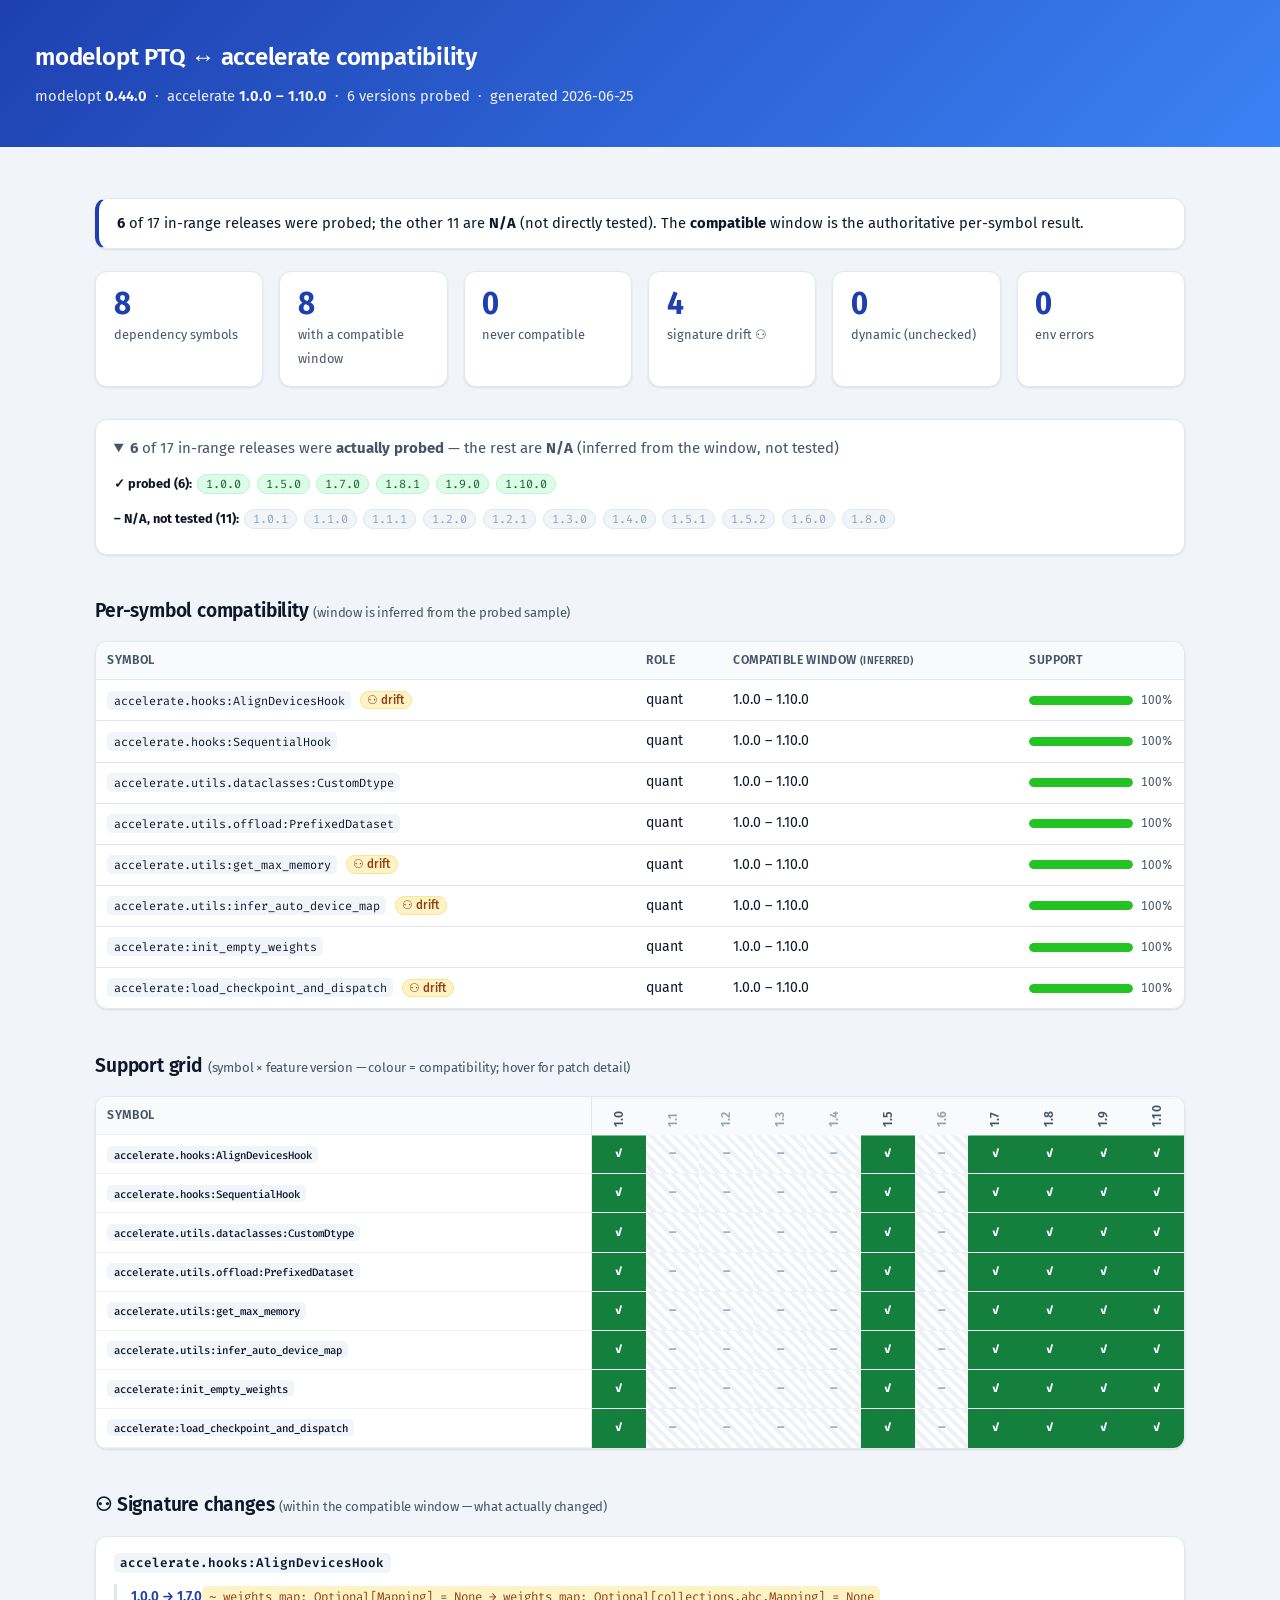
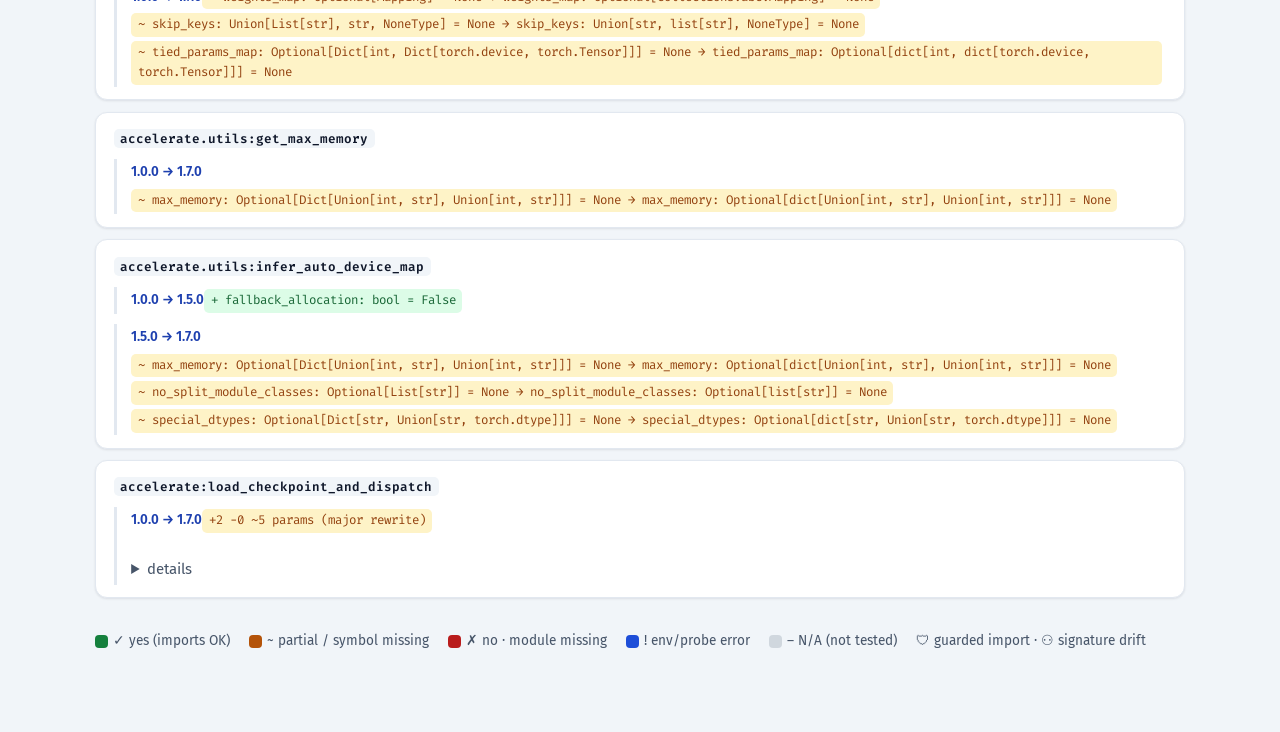
<file: report/modelopt044/accelerate/compatibility.html>
<!DOCTYPE html>
<html lang="en"><head><meta charset="utf-8">
<meta name="viewport" content="width=device-width, initial-scale=1">
<title>modelopt 0.44.0 ↔ accelerate compatibility</title>
<style>
/* Stylesheet for the modelopt ↔ transformers compatibility report.
   Inlined into compatibility.html at build time (the page stays self-contained).
   Design system: ui-ux-pro-max — blue-data + amber, Fira Sans / Fira Code,
   WCAG-minded contrast, focus states, reduced-motion, responsive. */
@import url('https://fonts.googleapis.com/css2?family=Fira+Code:wght@400;500;600;700&family=Fira+Sans:wght@300;400;500;600;700&display=swap');

:root {
  --bg:#f1f5f9; --surface:#fff; --line:#e2e8f0; --text:#0f172a; --muted:#475569;
  --primary:#1e40af; --primary2:#3b82f6; --accent:#f59e0b;
  --ok:#15803d; --warn:#b45309; --bad:#b91c1c; --env:#1d4ed8; --na:#cbd5e1;
  --ok-bg:#dcfce7; --warn-bg:#fef3c7; --bad-bg:#fee2e2; --env-bg:#dbeafe;
  --shadow:0 1px 3px rgba(15,23,42,.06),0 1px 2px rgba(15,23,42,.04); --radius:12px;
}
* { box-sizing:border-box; }
body { font-family:'Fira Sans',ui-sans-serif,-apple-system,Segoe UI,Roboto,sans-serif;
       margin:0; color:var(--text); background:var(--bg); line-height:1.6; font-size:15px;
       -webkit-font-smoothing:antialiased; }
code,.mono { font-family:'Fira Code',ui-monospace,SFMono-Regular,Menlo,monospace; }
a { color:var(--primary); }
:focus-visible { outline:2px solid var(--accent); outline-offset:2px; border-radius:4px; }

header { background:linear-gradient(135deg,var(--primary),var(--primary2)); color:#fff; padding:2.4rem 2.2rem; }
header h1 { margin:0 0 .5rem; font-size:1.5rem; font-weight:600; letter-spacing:-.01em; }
header .meta { color:rgba(255,255,255,.9); font-size:.92rem; } header .meta b { color:#fff; font-weight:600; }
main { max-width:1160px; margin:0 auto; padding:1.8rem 2.2rem 5rem; }

.note { background:var(--surface); border:1px solid var(--line); border-left:4px solid var(--primary);
        border-radius:var(--radius); padding:.8rem 1.1rem; margin:1.4rem 0; font-size:.92rem; box-shadow:var(--shadow); }
.cards { display:grid; grid-template-columns:repeat(auto-fit,minmax(140px,1fr)); gap:1rem; margin:1.4rem 0 2rem; }
.card { background:var(--surface); border:1px solid var(--line); border-radius:var(--radius); padding:1rem 1.1rem; box-shadow:var(--shadow); }
.card b { display:block; font-size:1.9rem; font-weight:700; line-height:1.1; color:var(--primary); font-variant-numeric:tabular-nums; }
.card span { font-size:.8rem; color:var(--muted); }

h2 { margin:2.6rem 0 .9rem; font-size:1.2rem; font-weight:600; letter-spacing:-.01em; }
h2 small { color:var(--muted); font-weight:400; font-size:.82rem; }

table { border-collapse:separate; border-spacing:0; background:var(--surface); font-size:.88rem; width:100%;
        border:1px solid var(--line); border-radius:var(--radius); overflow:hidden; box-shadow:var(--shadow); }
th,td { padding:.55rem .7rem; text-align:left; border-bottom:1px solid var(--line); }
tbody tr:last-child td { border-bottom:0; }
thead th, table tr:first-child th { background:#f8fafc; color:var(--muted); font-weight:600;
        font-size:.76rem; text-transform:uppercase; letter-spacing:.03em; }
tbody tr { transition:background .15s ease; } tbody tr:hover { background:#f8fafc; }
td.sym { white-space:nowrap; }
code { background:#f1f5f9; padding:.1rem .4rem; border-radius:5px; font-size:.84em; color:#0f172a; }

.tag { font-size:.72rem; padding:.08rem .4rem; border-radius:999px; margin-left:.3rem; white-space:nowrap; font-weight:500; }
.tag.drift { background:var(--warn-bg); color:#92400e; border:1px solid #fde68a; }
.tag.guard { background:#e0e7ff; color:#3730a3; }
.never { color:var(--bad); font-weight:600; }

.supcell { width:150px; white-space:nowrap; }
.bar { display:inline-block; width:104px; height:9px; background:#e2e8f0; border-radius:999px; overflow:hidden; vertical-align:middle; }
.bar span { display:block; height:100%; border-radius:999px; } .supcell small { margin-left:.45rem; color:var(--muted); font-variant-numeric:tabular-nums; }

.grid-wrap { overflow-x:auto; border:1px solid var(--line); border-radius:var(--radius); background:var(--surface); box-shadow:var(--shadow); }
.grid-wrap table { border:0; border-radius:0; box-shadow:none; font-size:.8rem; }
.grid-wrap th, .grid-wrap td { border-bottom:1px solid #eef2f7; }
th.vh { writing-mode:vertical-rl; transform:rotate(180deg); font-weight:500; padding:.5rem .2rem; white-space:nowrap; text-transform:none; letter-spacing:0; background:#f8fafc; }
th.vh.na { color:#94a3b8; }
th.rsym { position:sticky; left:0; background:var(--surface); white-space:nowrap; z-index:1; border-right:1px solid var(--line); font-weight:500; }
.grid-wrap tbody tr:hover th.rsym { background:#f8fafc; }
.grid-wrap td { min-width:30px; padding:0; height:26px; text-align:center; color:#fff; font-size:.78rem; font-weight:700; font-family:'Fira Code',monospace; }
td.ok{background:var(--ok)} td.warn{background:var(--warn)} td.bad{background:var(--bad)}
td.env{background:var(--env)} td.na{color:#94a3b8;background:repeating-linear-gradient(45deg,#fff,#fff 4px,#eef2f7 4px,#eef2f7 8px)}

ul.drift { list-style:none; padding:0; } ul.drift>li { background:var(--surface); border:1px solid var(--line); border-radius:var(--radius); padding:.8rem 1.1rem; margin-bottom:.7rem; box-shadow:var(--shadow); }
ul.drift>li>code:first-child { font-weight:600; }
.step { margin:.6rem 0 0; padding-left:.9rem; border-left:3px solid #e2e8f0; }
.step .v { display:inline-block; color:var(--primary); font-weight:600; font-size:.84rem; margin-bottom:.25rem; }
.cz { font-family:'Fira Code',monospace; font-size:.78rem; padding:.12rem .4rem; margin:.12rem .25rem .12rem 0; border-radius:5px; display:inline-block; }
.cz.add { color:#166534; background:var(--ok-bg); } .cz.del { color:#991b1b; background:var(--bad-bg); }
.cz.mod { color:#92400e; background:var(--warn-bg); } .cz.ret { color:#1e40af; background:var(--env-bg); }
.arr { color:var(--muted); }
.never-list code, .dyn code { color:var(--text); } .loc { color:var(--muted); font-size:.8em; }

details { margin-top:1.2rem; } summary { cursor:pointer; color:var(--muted); padding:.2rem 0; }
summary:hover { color:var(--primary); }
ul.dyn { columns:2; font-size:.85rem; }
details.probed { background:var(--surface); border:1px solid var(--line); border-radius:var(--radius); padding:.8rem 1.1rem; margin:1.4rem 0; box-shadow:var(--shadow); }
.chips { margin:.5rem 0; font-size:.8rem; line-height:2.1; }
.chip { background:var(--ok-bg); border:1px solid #bbf7d0; color:#166534; border-radius:999px; padding:.08rem .5rem; margin:.12rem; white-space:nowrap; font-family:'Fira Code',monospace; font-size:.74rem; }
.chip.na { background:#f1f5f9; border-color:#e2e8f0; color:#94a3b8; }
.legend { margin-top:2rem; font-size:.85rem; color:var(--muted); display:flex; gap:1.2rem; flex-wrap:wrap; align-items:center; }
.sw { display:inline-block; width:13px; height:13px; border-radius:4px; vertical-align:middle; margin-right:.3rem; }

@media (max-width:640px) { main { padding:1.2rem 1.1rem 3rem; } header { padding:1.6rem 1.2rem; } .cards { grid-template-columns:repeat(2,1fr); } }
@media (prefers-reduced-motion:reduce) { * { transition:none !important; } }

</style></head>
<body>
<header>
  <h1>modelopt PTQ ↔ accelerate compatibility</h1>
  <div class="meta">modelopt <b>0.44.0</b> &nbsp;·&nbsp; accelerate <b>1.0.0 – 1.10.0</b>
   &nbsp;·&nbsp; 6 versions probed &nbsp;·&nbsp; generated 2026-06-25</div>
</header>
<main>
  <div class="note"><b>6</b> of 17 in-range releases were probed; the other 11 are <b>N/A</b> (not directly tested). The <b>compatible</b> window is the authoritative per-symbol result.</div>
  <div class='cards'><div class='card'><b>8</b><span>dependency symbols</span></div><div class='card'><b>8</b><span>with a compatible window</span></div><div class='card'><b>0</b><span>never compatible</span></div><div class='card'><b>4</b><span>signature drift ⚇</span></div><div class='card'><b>0</b><span>dynamic (unchecked)</span></div><div class='card'><b>0</b><span>env errors</span></div></div>
  <details open class='probed'><summary><b>6</b> of 17 in-range releases were <b>actually probed</b> — the rest are <b>N/A</b> (inferred from the window, not tested)</summary><div class='chips'><b>✓ probed (6):</b> <span class='chip'>1.0.0</span> <span class='chip'>1.5.0</span> <span class='chip'>1.7.0</span> <span class='chip'>1.8.1</span> <span class='chip'>1.9.0</span> <span class='chip'>1.10.0</span></div><div class='chips'><b>– N/A, not tested (11):</b> <span class='chip na'>1.0.1</span> <span class='chip na'>1.1.0</span> <span class='chip na'>1.1.1</span> <span class='chip na'>1.2.0</span> <span class='chip na'>1.2.1</span> <span class='chip na'>1.3.0</span> <span class='chip na'>1.4.0</span> <span class='chip na'>1.5.1</span> <span class='chip na'>1.5.2</span> <span class='chip na'>1.6.0</span> <span class='chip na'>1.8.0</span></div></details>
  <h2>Per-symbol compatibility <small>(window is inferred from the probed sample)</small></h2><table><thead><tr><th>symbol</th><th>role</th><th>compatible window <small>(inferred)</small></th><th>support</th></tr></thead><tbody><tr><td class='sym'><code>accelerate.hooks:AlignDevicesHook</code> <span class='tag drift' title='signature changed within window'>⚇ drift</span></td><td>quant</td><td>1.0.0 – 1.10.0</td><td class='supcell'><div class='bar'><span style='width:100%;background:hsl(120 70% 45%)'></span></div><small>100%</small></td></tr><tr><td class='sym'><code>accelerate.hooks:SequentialHook</code> </td><td>quant</td><td>1.0.0 – 1.10.0</td><td class='supcell'><div class='bar'><span style='width:100%;background:hsl(120 70% 45%)'></span></div><small>100%</small></td></tr><tr><td class='sym'><code>accelerate.utils.dataclasses:CustomDtype</code> </td><td>quant</td><td>1.0.0 – 1.10.0</td><td class='supcell'><div class='bar'><span style='width:100%;background:hsl(120 70% 45%)'></span></div><small>100%</small></td></tr><tr><td class='sym'><code>accelerate.utils.offload:PrefixedDataset</code> </td><td>quant</td><td>1.0.0 – 1.10.0</td><td class='supcell'><div class='bar'><span style='width:100%;background:hsl(120 70% 45%)'></span></div><small>100%</small></td></tr><tr><td class='sym'><code>accelerate.utils:get_max_memory</code> <span class='tag drift' title='signature changed within window'>⚇ drift</span></td><td>quant</td><td>1.0.0 – 1.10.0</td><td class='supcell'><div class='bar'><span style='width:100%;background:hsl(120 70% 45%)'></span></div><small>100%</small></td></tr><tr><td class='sym'><code>accelerate.utils:infer_auto_device_map</code> <span class='tag drift' title='signature changed within window'>⚇ drift</span></td><td>quant</td><td>1.0.0 – 1.10.0</td><td class='supcell'><div class='bar'><span style='width:100%;background:hsl(120 70% 45%)'></span></div><small>100%</small></td></tr><tr><td class='sym'><code>accelerate:init_empty_weights</code> </td><td>quant</td><td>1.0.0 – 1.10.0</td><td class='supcell'><div class='bar'><span style='width:100%;background:hsl(120 70% 45%)'></span></div><small>100%</small></td></tr><tr><td class='sym'><code>accelerate:load_checkpoint_and_dispatch</code> <span class='tag drift' title='signature changed within window'>⚇ drift</span></td><td>quant</td><td>1.0.0 – 1.10.0</td><td class='supcell'><div class='bar'><span style='width:100%;background:hsl(120 70% 45%)'></span></div><small>100%</small></td></tr></tbody></table>
  <h2>Support grid <small>(symbol × feature version — colour = compatibility; hover for patch detail)</small></h2><div class='grid-wrap'><table><tr><th class='rsym'>symbol</th><th class='vh'>1.0</th><th class='vh na'>1.1</th><th class='vh na'>1.2</th><th class='vh na'>1.3</th><th class='vh na'>1.4</th><th class='vh'>1.5</th><th class='vh na'>1.6</th><th class='vh'>1.7</th><th class='vh'>1.8</th><th class='vh'>1.9</th><th class='vh'>1.10</th></tr><tr><th class='rsym'><code>accelerate.hooks:AlignDevicesHook</code></th><td class='ok' title='1.0: 1.0.0 yes'>✓</td><td class='na' title='1.1: N/A — not probed (2 release(s) in range)'>–</td><td class='na' title='1.2: N/A — not probed (2 release(s) in range)'>–</td><td class='na' title='1.3: N/A — not probed (1 release(s) in range)'>–</td><td class='na' title='1.4: N/A — not probed (1 release(s) in range)'>–</td><td class='ok' title='1.5: 1.5.0 yes'>✓</td><td class='na' title='1.6: N/A — not probed (1 release(s) in range)'>–</td><td class='ok' title='1.7: 1.7.0 yes'>✓</td><td class='ok' title='1.8: 1.8.1 yes'>✓</td><td class='ok' title='1.9: 1.9.0 yes'>✓</td><td class='ok' title='1.10: 1.10.0 yes'>✓</td></tr><tr><th class='rsym'><code>accelerate.hooks:SequentialHook</code></th><td class='ok' title='1.0: 1.0.0 yes'>✓</td><td class='na' title='1.1: N/A — not probed (2 release(s) in range)'>–</td><td class='na' title='1.2: N/A — not probed (2 release(s) in range)'>–</td><td class='na' title='1.3: N/A — not probed (1 release(s) in range)'>–</td><td class='na' title='1.4: N/A — not probed (1 release(s) in range)'>–</td><td class='ok' title='1.5: 1.5.0 yes'>✓</td><td class='na' title='1.6: N/A — not probed (1 release(s) in range)'>–</td><td class='ok' title='1.7: 1.7.0 yes'>✓</td><td class='ok' title='1.8: 1.8.1 yes'>✓</td><td class='ok' title='1.9: 1.9.0 yes'>✓</td><td class='ok' title='1.10: 1.10.0 yes'>✓</td></tr><tr><th class='rsym'><code>accelerate.utils.dataclasses:CustomDtype</code></th><td class='ok' title='1.0: 1.0.0 yes'>✓</td><td class='na' title='1.1: N/A — not probed (2 release(s) in range)'>–</td><td class='na' title='1.2: N/A — not probed (2 release(s) in range)'>–</td><td class='na' title='1.3: N/A — not probed (1 release(s) in range)'>–</td><td class='na' title='1.4: N/A — not probed (1 release(s) in range)'>–</td><td class='ok' title='1.5: 1.5.0 yes'>✓</td><td class='na' title='1.6: N/A — not probed (1 release(s) in range)'>–</td><td class='ok' title='1.7: 1.7.0 yes'>✓</td><td class='ok' title='1.8: 1.8.1 yes'>✓</td><td class='ok' title='1.9: 1.9.0 yes'>✓</td><td class='ok' title='1.10: 1.10.0 yes'>✓</td></tr><tr><th class='rsym'><code>accelerate.utils.offload:PrefixedDataset</code></th><td class='ok' title='1.0: 1.0.0 yes'>✓</td><td class='na' title='1.1: N/A — not probed (2 release(s) in range)'>–</td><td class='na' title='1.2: N/A — not probed (2 release(s) in range)'>–</td><td class='na' title='1.3: N/A — not probed (1 release(s) in range)'>–</td><td class='na' title='1.4: N/A — not probed (1 release(s) in range)'>–</td><td class='ok' title='1.5: 1.5.0 yes'>✓</td><td class='na' title='1.6: N/A — not probed (1 release(s) in range)'>–</td><td class='ok' title='1.7: 1.7.0 yes'>✓</td><td class='ok' title='1.8: 1.8.1 yes'>✓</td><td class='ok' title='1.9: 1.9.0 yes'>✓</td><td class='ok' title='1.10: 1.10.0 yes'>✓</td></tr><tr><th class='rsym'><code>accelerate.utils:get_max_memory</code></th><td class='ok' title='1.0: 1.0.0 yes'>✓</td><td class='na' title='1.1: N/A — not probed (2 release(s) in range)'>–</td><td class='na' title='1.2: N/A — not probed (2 release(s) in range)'>–</td><td class='na' title='1.3: N/A — not probed (1 release(s) in range)'>–</td><td class='na' title='1.4: N/A — not probed (1 release(s) in range)'>–</td><td class='ok' title='1.5: 1.5.0 yes'>✓</td><td class='na' title='1.6: N/A — not probed (1 release(s) in range)'>–</td><td class='ok' title='1.7: 1.7.0 yes'>✓</td><td class='ok' title='1.8: 1.8.1 yes'>✓</td><td class='ok' title='1.9: 1.9.0 yes'>✓</td><td class='ok' title='1.10: 1.10.0 yes'>✓</td></tr><tr><th class='rsym'><code>accelerate.utils:infer_auto_device_map</code></th><td class='ok' title='1.0: 1.0.0 yes'>✓</td><td class='na' title='1.1: N/A — not probed (2 release(s) in range)'>–</td><td class='na' title='1.2: N/A — not probed (2 release(s) in range)'>–</td><td class='na' title='1.3: N/A — not probed (1 release(s) in range)'>–</td><td class='na' title='1.4: N/A — not probed (1 release(s) in range)'>–</td><td class='ok' title='1.5: 1.5.0 yes'>✓</td><td class='na' title='1.6: N/A — not probed (1 release(s) in range)'>–</td><td class='ok' title='1.7: 1.7.0 yes'>✓</td><td class='ok' title='1.8: 1.8.1 yes'>✓</td><td class='ok' title='1.9: 1.9.0 yes'>✓</td><td class='ok' title='1.10: 1.10.0 yes'>✓</td></tr><tr><th class='rsym'><code>accelerate:init_empty_weights</code></th><td class='ok' title='1.0: 1.0.0 yes'>✓</td><td class='na' title='1.1: N/A — not probed (2 release(s) in range)'>–</td><td class='na' title='1.2: N/A — not probed (2 release(s) in range)'>–</td><td class='na' title='1.3: N/A — not probed (1 release(s) in range)'>–</td><td class='na' title='1.4: N/A — not probed (1 release(s) in range)'>–</td><td class='ok' title='1.5: 1.5.0 yes'>✓</td><td class='na' title='1.6: N/A — not probed (1 release(s) in range)'>–</td><td class='ok' title='1.7: 1.7.0 yes'>✓</td><td class='ok' title='1.8: 1.8.1 yes'>✓</td><td class='ok' title='1.9: 1.9.0 yes'>✓</td><td class='ok' title='1.10: 1.10.0 yes'>✓</td></tr><tr><th class='rsym'><code>accelerate:load_checkpoint_and_dispatch</code></th><td class='ok' title='1.0: 1.0.0 yes'>✓</td><td class='na' title='1.1: N/A — not probed (2 release(s) in range)'>–</td><td class='na' title='1.2: N/A — not probed (2 release(s) in range)'>–</td><td class='na' title='1.3: N/A — not probed (1 release(s) in range)'>–</td><td class='na' title='1.4: N/A — not probed (1 release(s) in range)'>–</td><td class='ok' title='1.5: 1.5.0 yes'>✓</td><td class='na' title='1.6: N/A — not probed (1 release(s) in range)'>–</td><td class='ok' title='1.7: 1.7.0 yes'>✓</td><td class='ok' title='1.8: 1.8.1 yes'>✓</td><td class='ok' title='1.9: 1.9.0 yes'>✓</td><td class='ok' title='1.10: 1.10.0 yes'>✓</td></tr></table></div>
  <h2>⚇ Signature changes <small>(within the compatible window — what actually changed)</small></h2><ul class='drift'><li><code>accelerate.hooks:AlignDevicesHook</code><div class='step'><span class='v'>1.0.0 → 1.7.0</span><div class='cz mod'>~ weights_map: Optional[Mapping] = None  →  weights_map: Optional[collections.abc.Mapping] = None</div><div class='cz mod'>~ skip_keys: Union[List[str], str, NoneType] = None  →  skip_keys: Union[str, list[str], NoneType] = None</div><div class='cz mod'>~ tied_params_map: Optional[Dict[int, Dict[torch.device, torch.Tensor]]] = None  →  tied_params_map: Optional[dict[int, dict[torch.device, torch.Tensor]]] = None</div></div></li><li><code>accelerate.utils:get_max_memory</code><div class='step'><span class='v'>1.0.0 → 1.7.0</span><div class='cz mod'>~ max_memory: Optional[Dict[Union[int, str], Union[int, str]]] = None  →  max_memory: Optional[dict[Union[int, str], Union[int, str]]] = None</div></div></li><li><code>accelerate.utils:infer_auto_device_map</code><div class='step'><span class='v'>1.0.0 → 1.5.0</span><div class='cz add'>+ fallback_allocation: bool = False</div></div><div class='step'><span class='v'>1.5.0 → 1.7.0</span><div class='cz mod'>~ max_memory: Optional[Dict[Union[int, str], Union[int, str]]] = None  →  max_memory: Optional[dict[Union[int, str], Union[int, str]]] = None</div><div class='cz mod'>~ no_split_module_classes: Optional[List[str]] = None  →  no_split_module_classes: Optional[list[str]] = None</div><div class='cz mod'>~ special_dtypes: Optional[Dict[str, Union[str, torch.dtype]]] = None  →  special_dtypes: Optional[dict[str, Union[str, torch.dtype]]] = None</div></div></li><li><code>accelerate:load_checkpoint_and_dispatch</code><div class='step'><span class='v'>1.0.0 → 1.7.0</span><span class='cz mod'>+2 −0 ~5 params (major rewrite)</span><details><summary>details</summary><div class='cz add'>+ full_state_dict: bool = True</div><div class='cz add'>+ broadcast_from_rank0: bool = False</div><div class='cz mod'>~ device_map: Union[str, Dict[str, Union[int, str, torch.device]], NoneType] = None  →  device_map: Union[str, dict[str, Union[int, str, torch.device]], NoneType] = None</div><div class='cz mod'>~ max_memory: Optional[Dict[Union[int, str], Union[int, str]]] = None  →  max_memory: Optional[dict[Union[int, str], Union[int, str]]] = None</div><div class='cz mod'>~ no_split_module_classes: Optional[List[str]] = None  →  no_split_module_classes: Optional[list[str]] = None</div><div class='cz mod'>~ skip_keys: Union[List[str], str, NoneType] = None  →  skip_keys: Union[str, list[str], NoneType] = None</div><div class='cz mod'>~ preload_module_classes: Optional[List[str]] = None  →  preload_module_classes: Optional[list[str]] = None</div></details></div></li></ul>
  
  
  <div class='legend'><span><span class='sw' style='background:var(--ok)'></span>✓ yes (imports OK)</span><span><span class='sw' style='background:var(--warn)'></span>~ partial / symbol missing</span><span><span class='sw' style='background:var(--bad)'></span>✗ no · module missing</span><span><span class='sw' style='background:var(--env)'></span>! env/probe error</span><span><span class='sw' style='background:#d0d7de'></span>– N/A (not tested)</span><span>🛡 guarded import · ⚇ signature drift</span></div>
</main>
</body></html>
</file>
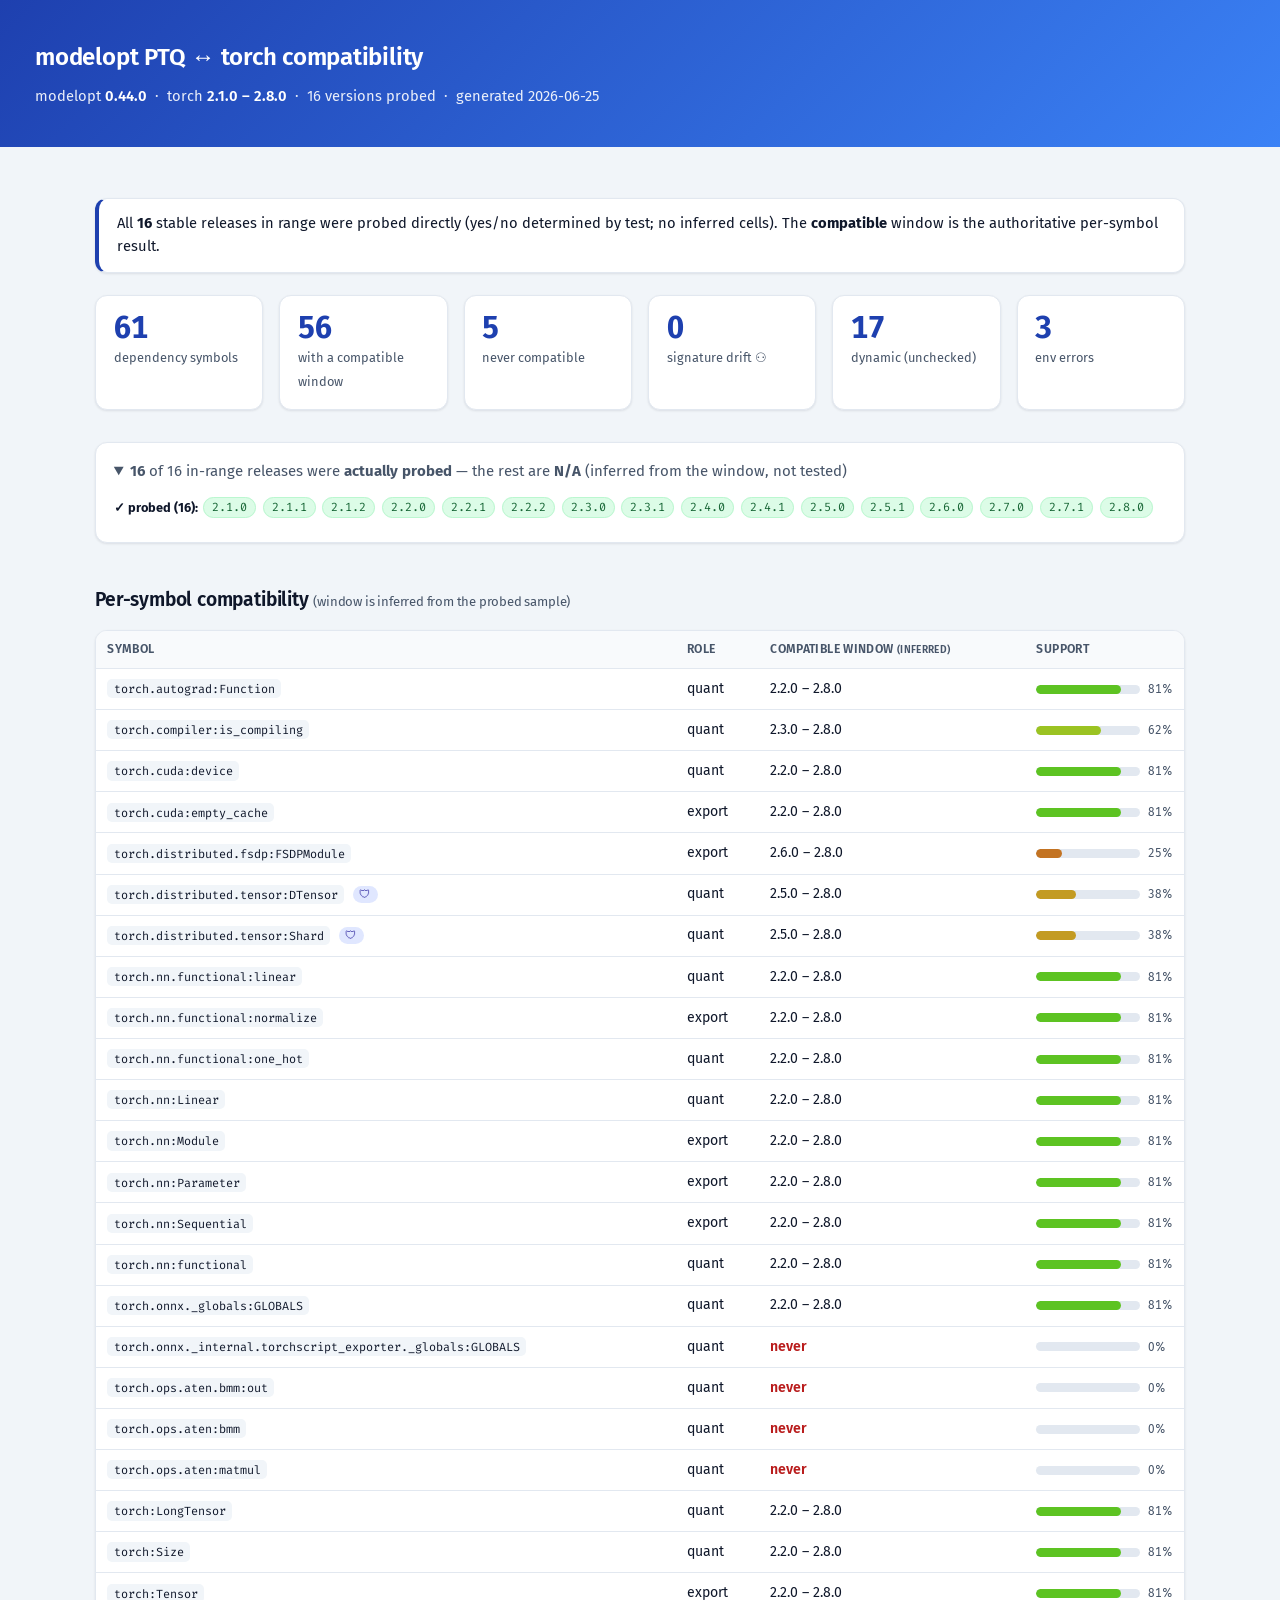
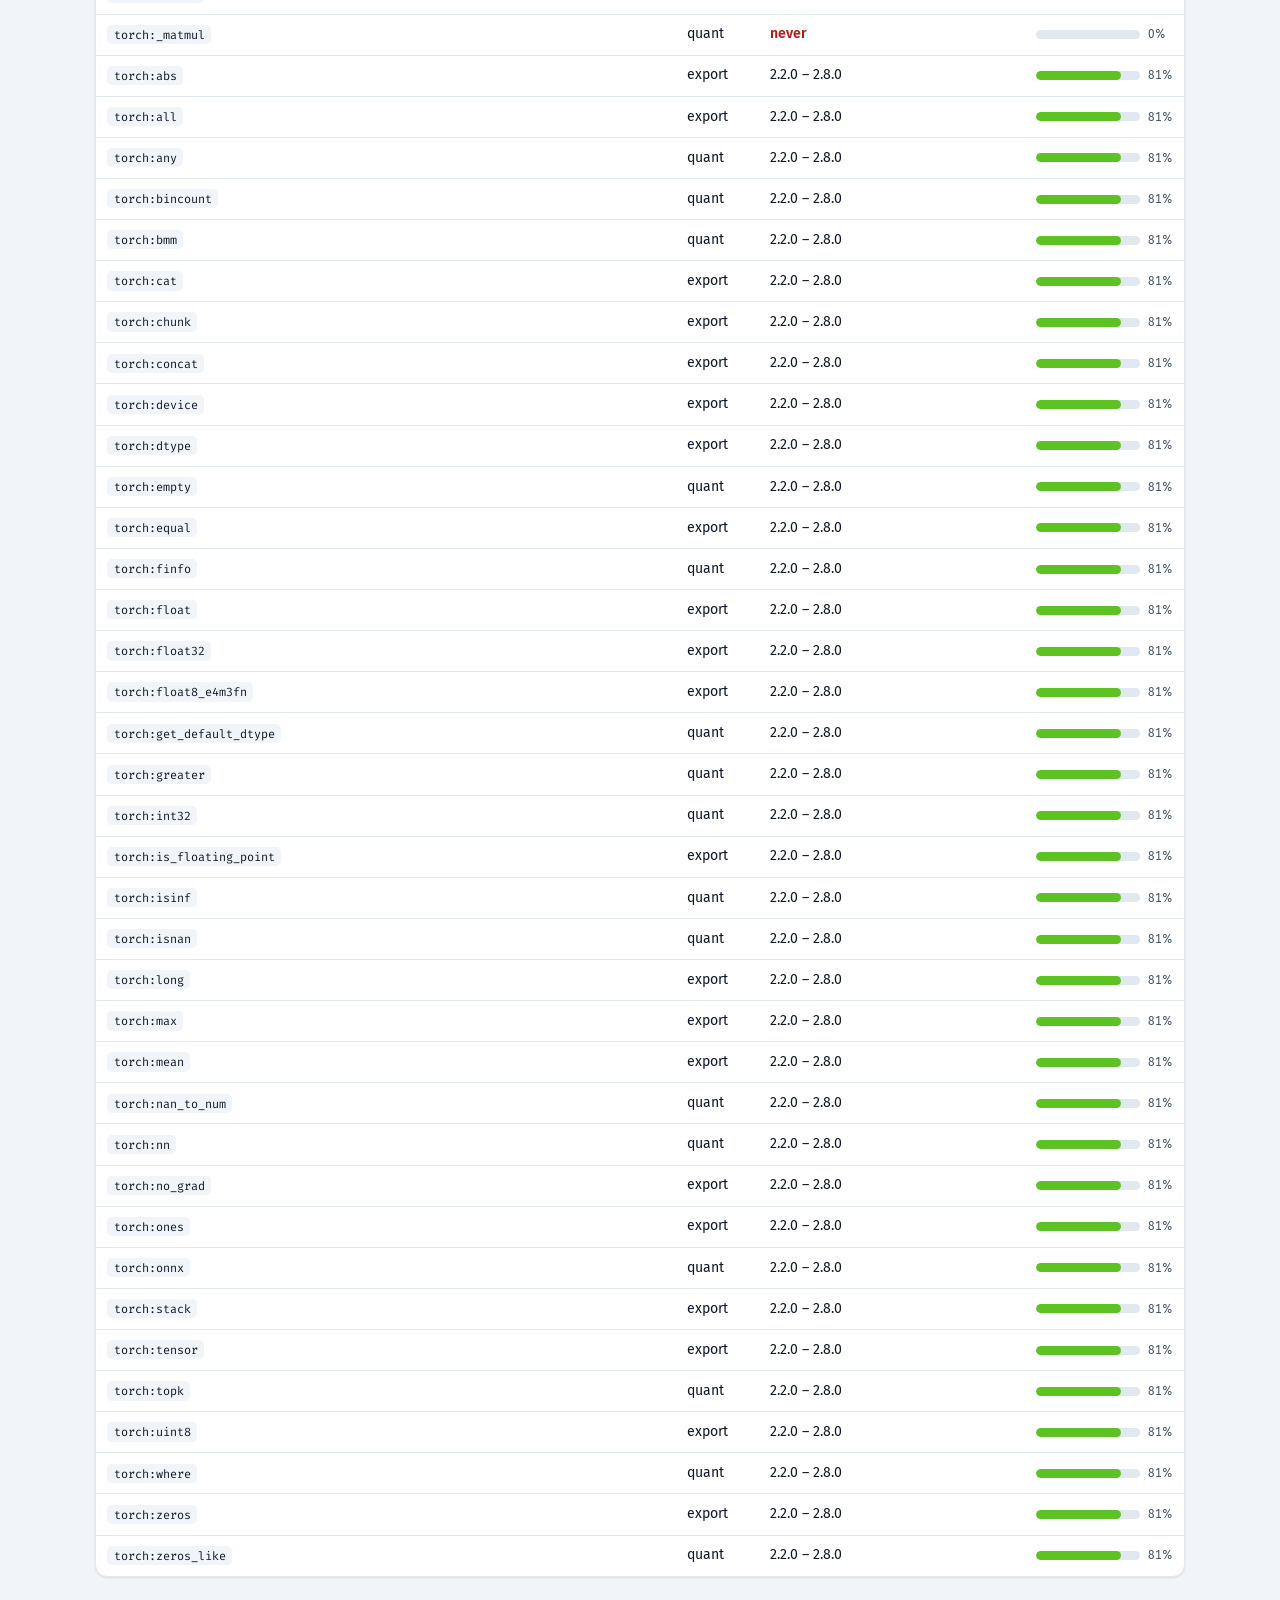
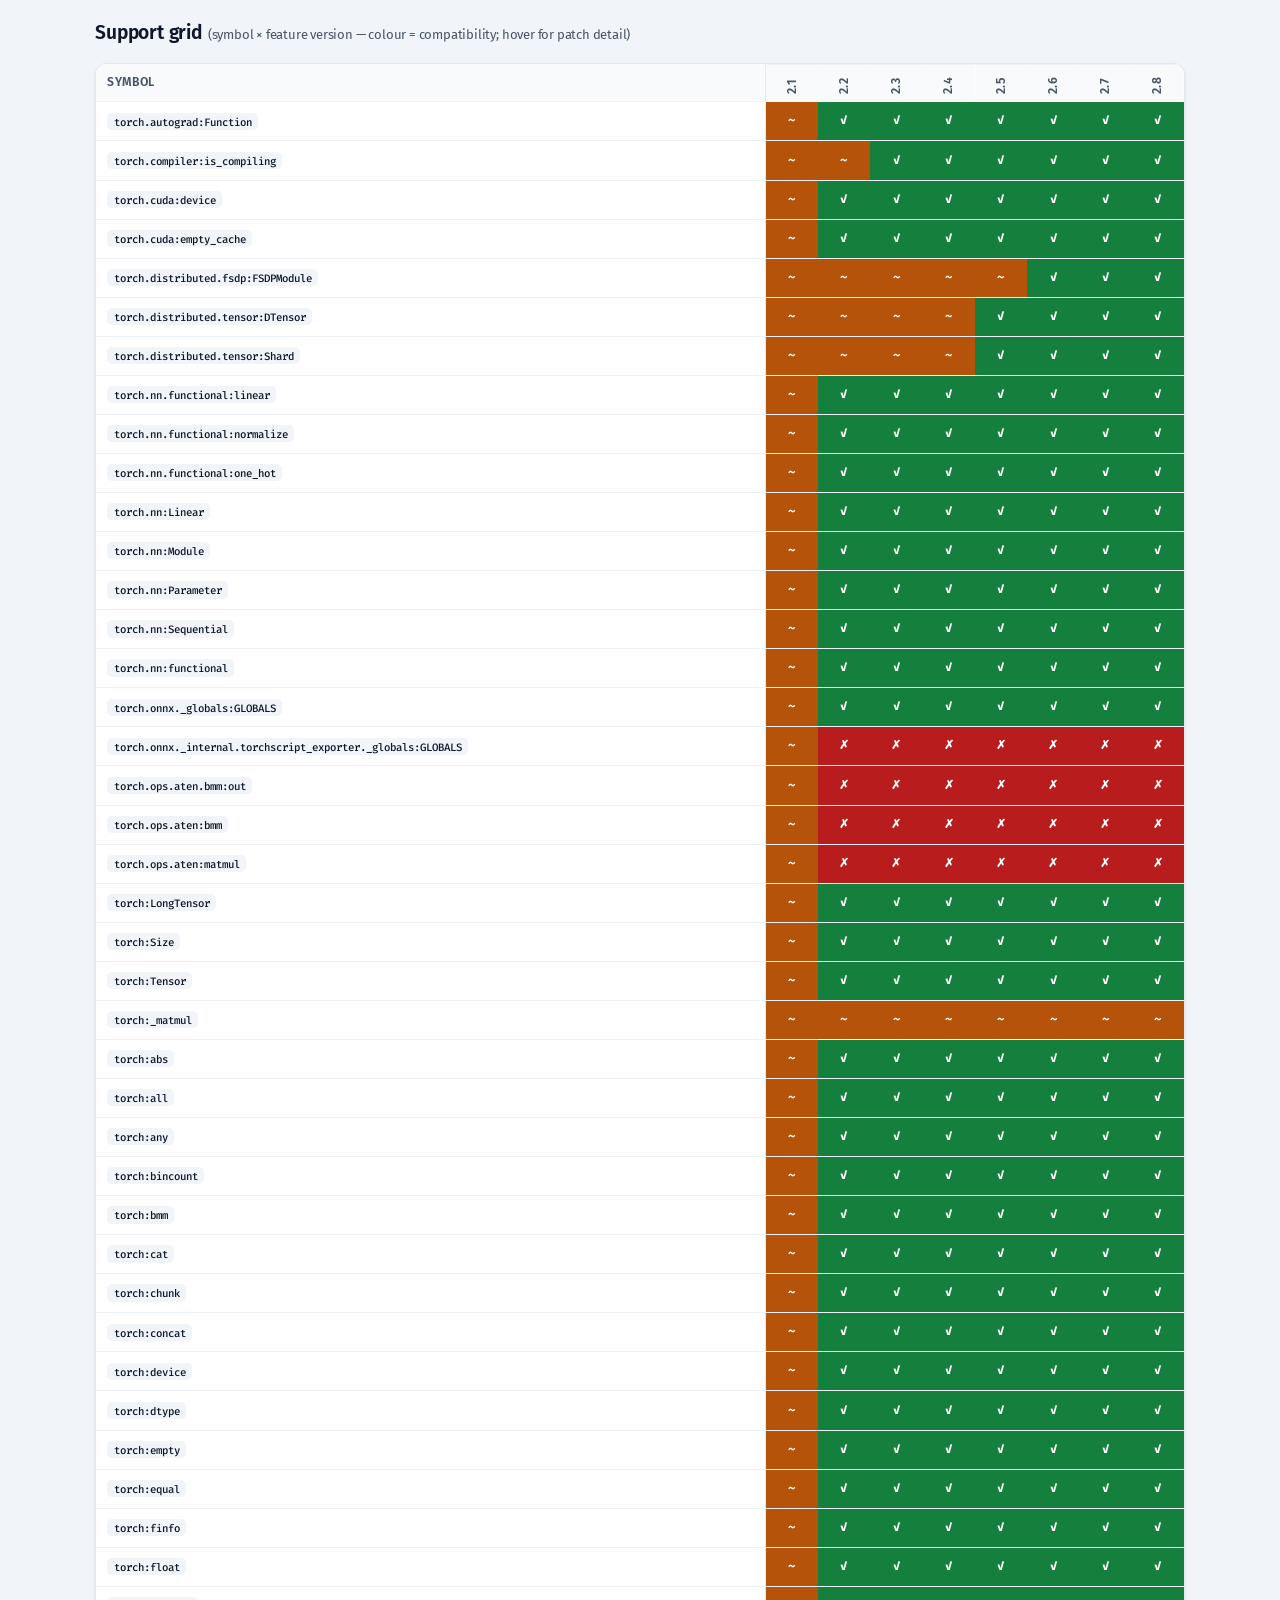
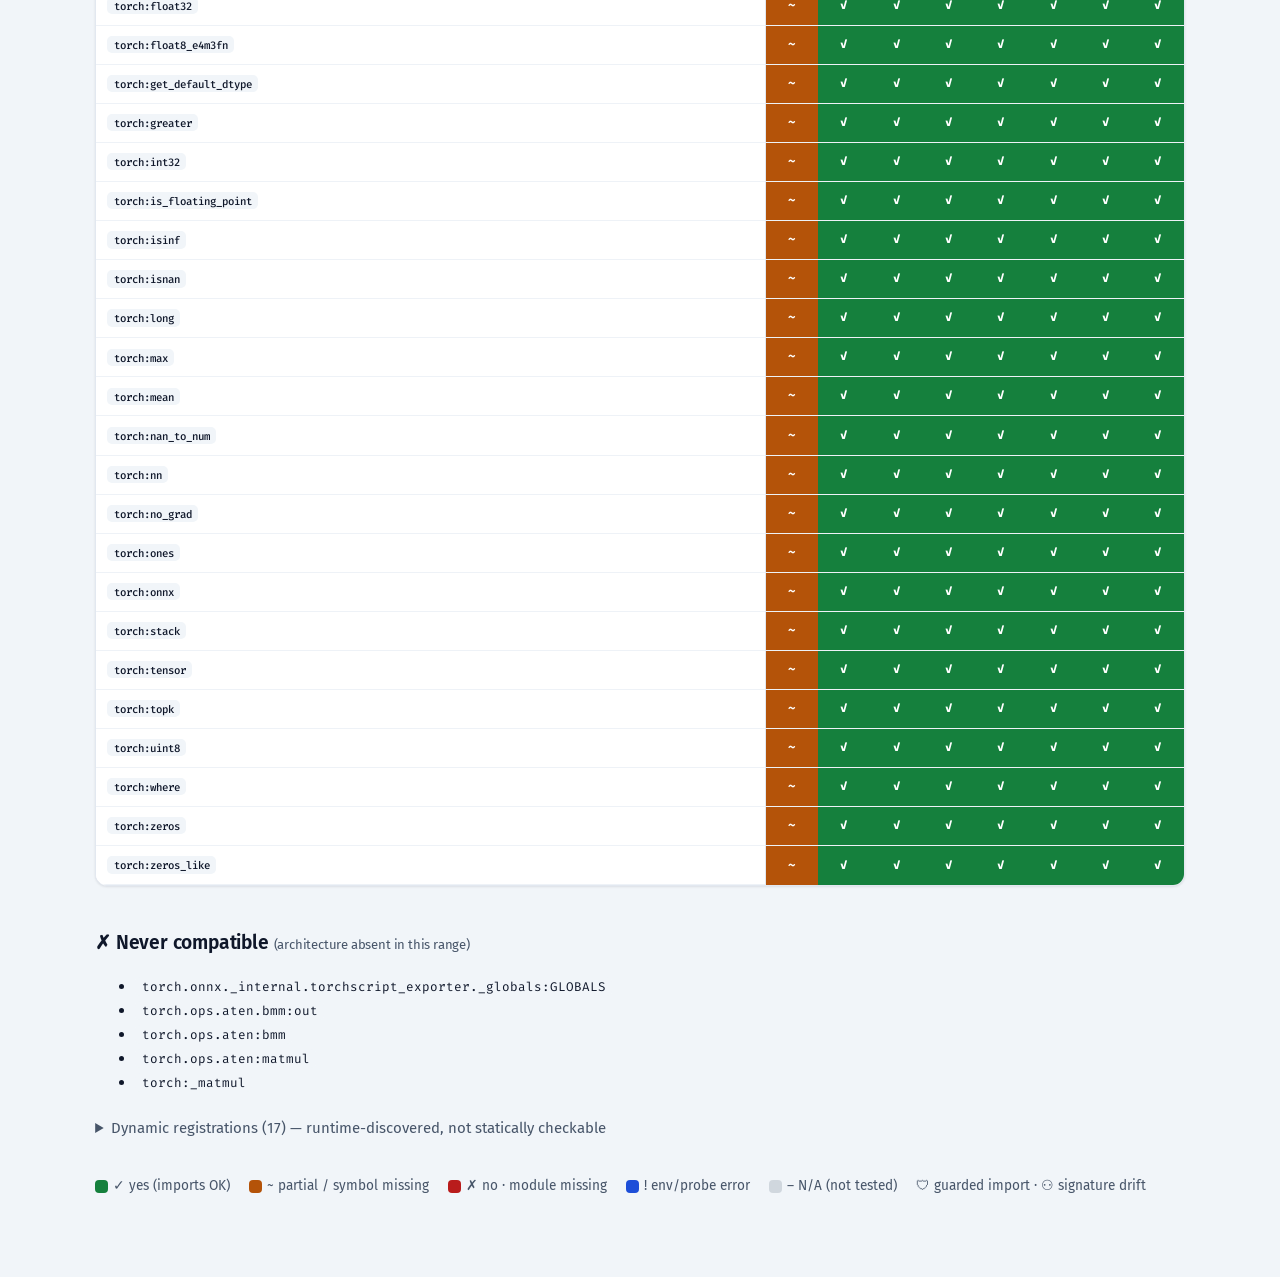
<file: report/modelopt044/torch/compatibility.html>
<!DOCTYPE html>
<html lang="en"><head><meta charset="utf-8">
<meta name="viewport" content="width=device-width, initial-scale=1">
<title>modelopt 0.44.0 ↔ torch compatibility</title>
<style>
/* Stylesheet for the modelopt ↔ transformers compatibility report.
   Inlined into compatibility.html at build time (the page stays self-contained).
   Design system: ui-ux-pro-max — blue-data + amber, Fira Sans / Fira Code,
   WCAG-minded contrast, focus states, reduced-motion, responsive. */
@import url('https://fonts.googleapis.com/css2?family=Fira+Code:wght@400;500;600;700&family=Fira+Sans:wght@300;400;500;600;700&display=swap');

:root {
  --bg:#f1f5f9; --surface:#fff; --line:#e2e8f0; --text:#0f172a; --muted:#475569;
  --primary:#1e40af; --primary2:#3b82f6; --accent:#f59e0b;
  --ok:#15803d; --warn:#b45309; --bad:#b91c1c; --env:#1d4ed8; --na:#cbd5e1;
  --ok-bg:#dcfce7; --warn-bg:#fef3c7; --bad-bg:#fee2e2; --env-bg:#dbeafe;
  --shadow:0 1px 3px rgba(15,23,42,.06),0 1px 2px rgba(15,23,42,.04); --radius:12px;
}
* { box-sizing:border-box; }
body { font-family:'Fira Sans',ui-sans-serif,-apple-system,Segoe UI,Roboto,sans-serif;
       margin:0; color:var(--text); background:var(--bg); line-height:1.6; font-size:15px;
       -webkit-font-smoothing:antialiased; }
code,.mono { font-family:'Fira Code',ui-monospace,SFMono-Regular,Menlo,monospace; }
a { color:var(--primary); }
:focus-visible { outline:2px solid var(--accent); outline-offset:2px; border-radius:4px; }

header { background:linear-gradient(135deg,var(--primary),var(--primary2)); color:#fff; padding:2.4rem 2.2rem; }
header h1 { margin:0 0 .5rem; font-size:1.5rem; font-weight:600; letter-spacing:-.01em; }
header .meta { color:rgba(255,255,255,.9); font-size:.92rem; } header .meta b { color:#fff; font-weight:600; }
main { max-width:1160px; margin:0 auto; padding:1.8rem 2.2rem 5rem; }

.note { background:var(--surface); border:1px solid var(--line); border-left:4px solid var(--primary);
        border-radius:var(--radius); padding:.8rem 1.1rem; margin:1.4rem 0; font-size:.92rem; box-shadow:var(--shadow); }
.cards { display:grid; grid-template-columns:repeat(auto-fit,minmax(140px,1fr)); gap:1rem; margin:1.4rem 0 2rem; }
.card { background:var(--surface); border:1px solid var(--line); border-radius:var(--radius); padding:1rem 1.1rem; box-shadow:var(--shadow); }
.card b { display:block; font-size:1.9rem; font-weight:700; line-height:1.1; color:var(--primary); font-variant-numeric:tabular-nums; }
.card span { font-size:.8rem; color:var(--muted); }

h2 { margin:2.6rem 0 .9rem; font-size:1.2rem; font-weight:600; letter-spacing:-.01em; }
h2 small { color:var(--muted); font-weight:400; font-size:.82rem; }

table { border-collapse:separate; border-spacing:0; background:var(--surface); font-size:.88rem; width:100%;
        border:1px solid var(--line); border-radius:var(--radius); overflow:hidden; box-shadow:var(--shadow); }
th,td { padding:.55rem .7rem; text-align:left; border-bottom:1px solid var(--line); }
tbody tr:last-child td { border-bottom:0; }
thead th, table tr:first-child th { background:#f8fafc; color:var(--muted); font-weight:600;
        font-size:.76rem; text-transform:uppercase; letter-spacing:.03em; }
tbody tr { transition:background .15s ease; } tbody tr:hover { background:#f8fafc; }
td.sym { white-space:nowrap; }
code { background:#f1f5f9; padding:.1rem .4rem; border-radius:5px; font-size:.84em; color:#0f172a; }

.tag { font-size:.72rem; padding:.08rem .4rem; border-radius:999px; margin-left:.3rem; white-space:nowrap; font-weight:500; }
.tag.drift { background:var(--warn-bg); color:#92400e; border:1px solid #fde68a; }
.tag.guard { background:#e0e7ff; color:#3730a3; }
.never { color:var(--bad); font-weight:600; }

.supcell { width:150px; white-space:nowrap; }
.bar { display:inline-block; width:104px; height:9px; background:#e2e8f0; border-radius:999px; overflow:hidden; vertical-align:middle; }
.bar span { display:block; height:100%; border-radius:999px; } .supcell small { margin-left:.45rem; color:var(--muted); font-variant-numeric:tabular-nums; }

.grid-wrap { overflow-x:auto; border:1px solid var(--line); border-radius:var(--radius); background:var(--surface); box-shadow:var(--shadow); }
.grid-wrap table { border:0; border-radius:0; box-shadow:none; font-size:.8rem; }
.grid-wrap th, .grid-wrap td { border-bottom:1px solid #eef2f7; }
th.vh { writing-mode:vertical-rl; transform:rotate(180deg); font-weight:500; padding:.5rem .2rem; white-space:nowrap; text-transform:none; letter-spacing:0; background:#f8fafc; }
th.vh.na { color:#94a3b8; }
th.rsym { position:sticky; left:0; background:var(--surface); white-space:nowrap; z-index:1; border-right:1px solid var(--line); font-weight:500; }
.grid-wrap tbody tr:hover th.rsym { background:#f8fafc; }
.grid-wrap td { min-width:30px; padding:0; height:26px; text-align:center; color:#fff; font-size:.78rem; font-weight:700; font-family:'Fira Code',monospace; }
td.ok{background:var(--ok)} td.warn{background:var(--warn)} td.bad{background:var(--bad)}
td.env{background:var(--env)} td.na{color:#94a3b8;background:repeating-linear-gradient(45deg,#fff,#fff 4px,#eef2f7 4px,#eef2f7 8px)}

ul.drift { list-style:none; padding:0; } ul.drift>li { background:var(--surface); border:1px solid var(--line); border-radius:var(--radius); padding:.8rem 1.1rem; margin-bottom:.7rem; box-shadow:var(--shadow); }
ul.drift>li>code:first-child { font-weight:600; }
.step { margin:.6rem 0 0; padding-left:.9rem; border-left:3px solid #e2e8f0; }
.step .v { display:inline-block; color:var(--primary); font-weight:600; font-size:.84rem; margin-bottom:.25rem; }
.cz { font-family:'Fira Code',monospace; font-size:.78rem; padding:.12rem .4rem; margin:.12rem .25rem .12rem 0; border-radius:5px; display:inline-block; }
.cz.add { color:#166534; background:var(--ok-bg); } .cz.del { color:#991b1b; background:var(--bad-bg); }
.cz.mod { color:#92400e; background:var(--warn-bg); } .cz.ret { color:#1e40af; background:var(--env-bg); }
.arr { color:var(--muted); }
.never-list code, .dyn code { color:var(--text); } .loc { color:var(--muted); font-size:.8em; }

details { margin-top:1.2rem; } summary { cursor:pointer; color:var(--muted); padding:.2rem 0; }
summary:hover { color:var(--primary); }
ul.dyn { columns:2; font-size:.85rem; }
details.probed { background:var(--surface); border:1px solid var(--line); border-radius:var(--radius); padding:.8rem 1.1rem; margin:1.4rem 0; box-shadow:var(--shadow); }
.chips { margin:.5rem 0; font-size:.8rem; line-height:2.1; }
.chip { background:var(--ok-bg); border:1px solid #bbf7d0; color:#166534; border-radius:999px; padding:.08rem .5rem; margin:.12rem; white-space:nowrap; font-family:'Fira Code',monospace; font-size:.74rem; }
.chip.na { background:#f1f5f9; border-color:#e2e8f0; color:#94a3b8; }
.legend { margin-top:2rem; font-size:.85rem; color:var(--muted); display:flex; gap:1.2rem; flex-wrap:wrap; align-items:center; }
.sw { display:inline-block; width:13px; height:13px; border-radius:4px; vertical-align:middle; margin-right:.3rem; }

@media (max-width:640px) { main { padding:1.2rem 1.1rem 3rem; } header { padding:1.6rem 1.2rem; } .cards { grid-template-columns:repeat(2,1fr); } }
@media (prefers-reduced-motion:reduce) { * { transition:none !important; } }

</style></head>
<body>
<header>
  <h1>modelopt PTQ ↔ torch compatibility</h1>
  <div class="meta">modelopt <b>0.44.0</b> &nbsp;·&nbsp; torch <b>2.1.0 – 2.8.0</b>
   &nbsp;·&nbsp; 16 versions probed &nbsp;·&nbsp; generated 2026-06-25</div>
</header>
<main>
  <div class="note">All <b>16</b> stable releases in range were probed directly (yes/no determined by test; no inferred cells). The <b>compatible</b> window is the authoritative per-symbol result.</div>
  <div class='cards'><div class='card'><b>61</b><span>dependency symbols</span></div><div class='card'><b>56</b><span>with a compatible window</span></div><div class='card'><b>5</b><span>never compatible</span></div><div class='card'><b>0</b><span>signature drift ⚇</span></div><div class='card'><b>17</b><span>dynamic (unchecked)</span></div><div class='card'><b>3</b><span>env errors</span></div></div>
  <details open class='probed'><summary><b>16</b> of 16 in-range releases were <b>actually probed</b> — the rest are <b>N/A</b> (inferred from the window, not tested)</summary><div class='chips'><b>✓ probed (16):</b> <span class='chip'>2.1.0</span> <span class='chip'>2.1.1</span> <span class='chip'>2.1.2</span> <span class='chip'>2.2.0</span> <span class='chip'>2.2.1</span> <span class='chip'>2.2.2</span> <span class='chip'>2.3.0</span> <span class='chip'>2.3.1</span> <span class='chip'>2.4.0</span> <span class='chip'>2.4.1</span> <span class='chip'>2.5.0</span> <span class='chip'>2.5.1</span> <span class='chip'>2.6.0</span> <span class='chip'>2.7.0</span> <span class='chip'>2.7.1</span> <span class='chip'>2.8.0</span></div></details>
  <h2>Per-symbol compatibility <small>(window is inferred from the probed sample)</small></h2><table><thead><tr><th>symbol</th><th>role</th><th>compatible window <small>(inferred)</small></th><th>support</th></tr></thead><tbody><tr><td class='sym'><code>torch.autograd:Function</code> </td><td>quant</td><td>2.2.0 – 2.8.0</td><td class='supcell'><div class='bar'><span style='width:81%;background:hsl(98 70% 45%)'></span></div><small>81%</small></td></tr><tr><td class='sym'><code>torch.compiler:is_compiling</code> </td><td>quant</td><td>2.3.0 – 2.8.0</td><td class='supcell'><div class='bar'><span style='width:62%;background:hsl(75 70% 45%)'></span></div><small>62%</small></td></tr><tr><td class='sym'><code>torch.cuda:device</code> </td><td>quant</td><td>2.2.0 – 2.8.0</td><td class='supcell'><div class='bar'><span style='width:81%;background:hsl(98 70% 45%)'></span></div><small>81%</small></td></tr><tr><td class='sym'><code>torch.cuda:empty_cache</code> </td><td>export</td><td>2.2.0 – 2.8.0</td><td class='supcell'><div class='bar'><span style='width:81%;background:hsl(98 70% 45%)'></span></div><small>81%</small></td></tr><tr><td class='sym'><code>torch.distributed.fsdp:FSDPModule</code> </td><td>export</td><td>2.6.0 – 2.8.0</td><td class='supcell'><div class='bar'><span style='width:25%;background:hsl(30 70% 45%)'></span></div><small>25%</small></td></tr><tr><td class='sym'><code>torch.distributed.tensor:DTensor</code> <span class='tag guard'>🛡</span></td><td>quant</td><td>2.5.0 – 2.8.0</td><td class='supcell'><div class='bar'><span style='width:38%;background:hsl(45 70% 45%)'></span></div><small>38%</small></td></tr><tr><td class='sym'><code>torch.distributed.tensor:Shard</code> <span class='tag guard'>🛡</span></td><td>quant</td><td>2.5.0 – 2.8.0</td><td class='supcell'><div class='bar'><span style='width:38%;background:hsl(45 70% 45%)'></span></div><small>38%</small></td></tr><tr><td class='sym'><code>torch.nn.functional:linear</code> </td><td>quant</td><td>2.2.0 – 2.8.0</td><td class='supcell'><div class='bar'><span style='width:81%;background:hsl(98 70% 45%)'></span></div><small>81%</small></td></tr><tr><td class='sym'><code>torch.nn.functional:normalize</code> </td><td>export</td><td>2.2.0 – 2.8.0</td><td class='supcell'><div class='bar'><span style='width:81%;background:hsl(98 70% 45%)'></span></div><small>81%</small></td></tr><tr><td class='sym'><code>torch.nn.functional:one_hot</code> </td><td>quant</td><td>2.2.0 – 2.8.0</td><td class='supcell'><div class='bar'><span style='width:81%;background:hsl(98 70% 45%)'></span></div><small>81%</small></td></tr><tr><td class='sym'><code>torch.nn:Linear</code> </td><td>quant</td><td>2.2.0 – 2.8.0</td><td class='supcell'><div class='bar'><span style='width:81%;background:hsl(98 70% 45%)'></span></div><small>81%</small></td></tr><tr><td class='sym'><code>torch.nn:Module</code> </td><td>export</td><td>2.2.0 – 2.8.0</td><td class='supcell'><div class='bar'><span style='width:81%;background:hsl(98 70% 45%)'></span></div><small>81%</small></td></tr><tr><td class='sym'><code>torch.nn:Parameter</code> </td><td>export</td><td>2.2.0 – 2.8.0</td><td class='supcell'><div class='bar'><span style='width:81%;background:hsl(98 70% 45%)'></span></div><small>81%</small></td></tr><tr><td class='sym'><code>torch.nn:Sequential</code> </td><td>export</td><td>2.2.0 – 2.8.0</td><td class='supcell'><div class='bar'><span style='width:81%;background:hsl(98 70% 45%)'></span></div><small>81%</small></td></tr><tr><td class='sym'><code>torch.nn:functional</code> </td><td>quant</td><td>2.2.0 – 2.8.0</td><td class='supcell'><div class='bar'><span style='width:81%;background:hsl(98 70% 45%)'></span></div><small>81%</small></td></tr><tr><td class='sym'><code>torch.onnx._globals:GLOBALS</code> </td><td>quant</td><td>2.2.0 – 2.8.0</td><td class='supcell'><div class='bar'><span style='width:81%;background:hsl(98 70% 45%)'></span></div><small>81%</small></td></tr><tr><td class='sym'><code>torch.onnx._internal.torchscript_exporter._globals:GLOBALS</code> </td><td>quant</td><td><span class='never'>never</span></td><td class='supcell'><div class='bar'><span style='width:0%;background:hsl(0 70% 45%)'></span></div><small>0%</small></td></tr><tr><td class='sym'><code>torch.ops.aten.bmm:out</code> </td><td>quant</td><td><span class='never'>never</span></td><td class='supcell'><div class='bar'><span style='width:0%;background:hsl(0 70% 45%)'></span></div><small>0%</small></td></tr><tr><td class='sym'><code>torch.ops.aten:bmm</code> </td><td>quant</td><td><span class='never'>never</span></td><td class='supcell'><div class='bar'><span style='width:0%;background:hsl(0 70% 45%)'></span></div><small>0%</small></td></tr><tr><td class='sym'><code>torch.ops.aten:matmul</code> </td><td>quant</td><td><span class='never'>never</span></td><td class='supcell'><div class='bar'><span style='width:0%;background:hsl(0 70% 45%)'></span></div><small>0%</small></td></tr><tr><td class='sym'><code>torch:LongTensor</code> </td><td>quant</td><td>2.2.0 – 2.8.0</td><td class='supcell'><div class='bar'><span style='width:81%;background:hsl(98 70% 45%)'></span></div><small>81%</small></td></tr><tr><td class='sym'><code>torch:Size</code> </td><td>quant</td><td>2.2.0 – 2.8.0</td><td class='supcell'><div class='bar'><span style='width:81%;background:hsl(98 70% 45%)'></span></div><small>81%</small></td></tr><tr><td class='sym'><code>torch:Tensor</code> </td><td>export</td><td>2.2.0 – 2.8.0</td><td class='supcell'><div class='bar'><span style='width:81%;background:hsl(98 70% 45%)'></span></div><small>81%</small></td></tr><tr><td class='sym'><code>torch:_matmul</code> </td><td>quant</td><td><span class='never'>never</span></td><td class='supcell'><div class='bar'><span style='width:0%;background:hsl(0 70% 45%)'></span></div><small>0%</small></td></tr><tr><td class='sym'><code>torch:abs</code> </td><td>export</td><td>2.2.0 – 2.8.0</td><td class='supcell'><div class='bar'><span style='width:81%;background:hsl(98 70% 45%)'></span></div><small>81%</small></td></tr><tr><td class='sym'><code>torch:all</code> </td><td>export</td><td>2.2.0 – 2.8.0</td><td class='supcell'><div class='bar'><span style='width:81%;background:hsl(98 70% 45%)'></span></div><small>81%</small></td></tr><tr><td class='sym'><code>torch:any</code> </td><td>quant</td><td>2.2.0 – 2.8.0</td><td class='supcell'><div class='bar'><span style='width:81%;background:hsl(98 70% 45%)'></span></div><small>81%</small></td></tr><tr><td class='sym'><code>torch:bincount</code> </td><td>quant</td><td>2.2.0 – 2.8.0</td><td class='supcell'><div class='bar'><span style='width:81%;background:hsl(98 70% 45%)'></span></div><small>81%</small></td></tr><tr><td class='sym'><code>torch:bmm</code> </td><td>quant</td><td>2.2.0 – 2.8.0</td><td class='supcell'><div class='bar'><span style='width:81%;background:hsl(98 70% 45%)'></span></div><small>81%</small></td></tr><tr><td class='sym'><code>torch:cat</code> </td><td>export</td><td>2.2.0 – 2.8.0</td><td class='supcell'><div class='bar'><span style='width:81%;background:hsl(98 70% 45%)'></span></div><small>81%</small></td></tr><tr><td class='sym'><code>torch:chunk</code> </td><td>export</td><td>2.2.0 – 2.8.0</td><td class='supcell'><div class='bar'><span style='width:81%;background:hsl(98 70% 45%)'></span></div><small>81%</small></td></tr><tr><td class='sym'><code>torch:concat</code> </td><td>export</td><td>2.2.0 – 2.8.0</td><td class='supcell'><div class='bar'><span style='width:81%;background:hsl(98 70% 45%)'></span></div><small>81%</small></td></tr><tr><td class='sym'><code>torch:device</code> </td><td>export</td><td>2.2.0 – 2.8.0</td><td class='supcell'><div class='bar'><span style='width:81%;background:hsl(98 70% 45%)'></span></div><small>81%</small></td></tr><tr><td class='sym'><code>torch:dtype</code> </td><td>export</td><td>2.2.0 – 2.8.0</td><td class='supcell'><div class='bar'><span style='width:81%;background:hsl(98 70% 45%)'></span></div><small>81%</small></td></tr><tr><td class='sym'><code>torch:empty</code> </td><td>quant</td><td>2.2.0 – 2.8.0</td><td class='supcell'><div class='bar'><span style='width:81%;background:hsl(98 70% 45%)'></span></div><small>81%</small></td></tr><tr><td class='sym'><code>torch:equal</code> </td><td>export</td><td>2.2.0 – 2.8.0</td><td class='supcell'><div class='bar'><span style='width:81%;background:hsl(98 70% 45%)'></span></div><small>81%</small></td></tr><tr><td class='sym'><code>torch:finfo</code> </td><td>quant</td><td>2.2.0 – 2.8.0</td><td class='supcell'><div class='bar'><span style='width:81%;background:hsl(98 70% 45%)'></span></div><small>81%</small></td></tr><tr><td class='sym'><code>torch:float</code> </td><td>export</td><td>2.2.0 – 2.8.0</td><td class='supcell'><div class='bar'><span style='width:81%;background:hsl(98 70% 45%)'></span></div><small>81%</small></td></tr><tr><td class='sym'><code>torch:float32</code> </td><td>export</td><td>2.2.0 – 2.8.0</td><td class='supcell'><div class='bar'><span style='width:81%;background:hsl(98 70% 45%)'></span></div><small>81%</small></td></tr><tr><td class='sym'><code>torch:float8_e4m3fn</code> </td><td>export</td><td>2.2.0 – 2.8.0</td><td class='supcell'><div class='bar'><span style='width:81%;background:hsl(98 70% 45%)'></span></div><small>81%</small></td></tr><tr><td class='sym'><code>torch:get_default_dtype</code> </td><td>quant</td><td>2.2.0 – 2.8.0</td><td class='supcell'><div class='bar'><span style='width:81%;background:hsl(98 70% 45%)'></span></div><small>81%</small></td></tr><tr><td class='sym'><code>torch:greater</code> </td><td>quant</td><td>2.2.0 – 2.8.0</td><td class='supcell'><div class='bar'><span style='width:81%;background:hsl(98 70% 45%)'></span></div><small>81%</small></td></tr><tr><td class='sym'><code>torch:int32</code> </td><td>quant</td><td>2.2.0 – 2.8.0</td><td class='supcell'><div class='bar'><span style='width:81%;background:hsl(98 70% 45%)'></span></div><small>81%</small></td></tr><tr><td class='sym'><code>torch:is_floating_point</code> </td><td>export</td><td>2.2.0 – 2.8.0</td><td class='supcell'><div class='bar'><span style='width:81%;background:hsl(98 70% 45%)'></span></div><small>81%</small></td></tr><tr><td class='sym'><code>torch:isinf</code> </td><td>quant</td><td>2.2.0 – 2.8.0</td><td class='supcell'><div class='bar'><span style='width:81%;background:hsl(98 70% 45%)'></span></div><small>81%</small></td></tr><tr><td class='sym'><code>torch:isnan</code> </td><td>quant</td><td>2.2.0 – 2.8.0</td><td class='supcell'><div class='bar'><span style='width:81%;background:hsl(98 70% 45%)'></span></div><small>81%</small></td></tr><tr><td class='sym'><code>torch:long</code> </td><td>export</td><td>2.2.0 – 2.8.0</td><td class='supcell'><div class='bar'><span style='width:81%;background:hsl(98 70% 45%)'></span></div><small>81%</small></td></tr><tr><td class='sym'><code>torch:max</code> </td><td>export</td><td>2.2.0 – 2.8.0</td><td class='supcell'><div class='bar'><span style='width:81%;background:hsl(98 70% 45%)'></span></div><small>81%</small></td></tr><tr><td class='sym'><code>torch:mean</code> </td><td>export</td><td>2.2.0 – 2.8.0</td><td class='supcell'><div class='bar'><span style='width:81%;background:hsl(98 70% 45%)'></span></div><small>81%</small></td></tr><tr><td class='sym'><code>torch:nan_to_num</code> </td><td>quant</td><td>2.2.0 – 2.8.0</td><td class='supcell'><div class='bar'><span style='width:81%;background:hsl(98 70% 45%)'></span></div><small>81%</small></td></tr><tr><td class='sym'><code>torch:nn</code> </td><td>quant</td><td>2.2.0 – 2.8.0</td><td class='supcell'><div class='bar'><span style='width:81%;background:hsl(98 70% 45%)'></span></div><small>81%</small></td></tr><tr><td class='sym'><code>torch:no_grad</code> </td><td>export</td><td>2.2.0 – 2.8.0</td><td class='supcell'><div class='bar'><span style='width:81%;background:hsl(98 70% 45%)'></span></div><small>81%</small></td></tr><tr><td class='sym'><code>torch:ones</code> </td><td>export</td><td>2.2.0 – 2.8.0</td><td class='supcell'><div class='bar'><span style='width:81%;background:hsl(98 70% 45%)'></span></div><small>81%</small></td></tr><tr><td class='sym'><code>torch:onnx</code> </td><td>quant</td><td>2.2.0 – 2.8.0</td><td class='supcell'><div class='bar'><span style='width:81%;background:hsl(98 70% 45%)'></span></div><small>81%</small></td></tr><tr><td class='sym'><code>torch:stack</code> </td><td>export</td><td>2.2.0 – 2.8.0</td><td class='supcell'><div class='bar'><span style='width:81%;background:hsl(98 70% 45%)'></span></div><small>81%</small></td></tr><tr><td class='sym'><code>torch:tensor</code> </td><td>export</td><td>2.2.0 – 2.8.0</td><td class='supcell'><div class='bar'><span style='width:81%;background:hsl(98 70% 45%)'></span></div><small>81%</small></td></tr><tr><td class='sym'><code>torch:topk</code> </td><td>quant</td><td>2.2.0 – 2.8.0</td><td class='supcell'><div class='bar'><span style='width:81%;background:hsl(98 70% 45%)'></span></div><small>81%</small></td></tr><tr><td class='sym'><code>torch:uint8</code> </td><td>export</td><td>2.2.0 – 2.8.0</td><td class='supcell'><div class='bar'><span style='width:81%;background:hsl(98 70% 45%)'></span></div><small>81%</small></td></tr><tr><td class='sym'><code>torch:where</code> </td><td>quant</td><td>2.2.0 – 2.8.0</td><td class='supcell'><div class='bar'><span style='width:81%;background:hsl(98 70% 45%)'></span></div><small>81%</small></td></tr><tr><td class='sym'><code>torch:zeros</code> </td><td>export</td><td>2.2.0 – 2.8.0</td><td class='supcell'><div class='bar'><span style='width:81%;background:hsl(98 70% 45%)'></span></div><small>81%</small></td></tr><tr><td class='sym'><code>torch:zeros_like</code> </td><td>quant</td><td>2.2.0 – 2.8.0</td><td class='supcell'><div class='bar'><span style='width:81%;background:hsl(98 70% 45%)'></span></div><small>81%</small></td></tr></tbody></table>
  <h2>Support grid <small>(symbol × feature version — colour = compatibility; hover for patch detail)</small></h2><div class='grid-wrap'><table><tr><th class='rsym'>symbol</th><th class='vh'>2.1</th><th class='vh'>2.2</th><th class='vh'>2.3</th><th class='vh'>2.4</th><th class='vh'>2.5</th><th class='vh'>2.6</th><th class='vh'>2.7</th><th class='vh'>2.8</th></tr><tr><th class='rsym'><code>torch.autograd:Function</code></th><td class='warn' title='2.1: 2.1.0 env, 2.1.1 env, 2.1.2 env'>~</td><td class='ok' title='2.2: 2.2.0 yes, 2.2.1 yes, 2.2.2 yes'>✓</td><td class='ok' title='2.3: 2.3.0 yes, 2.3.1 yes'>✓</td><td class='ok' title='2.4: 2.4.0 yes, 2.4.1 yes'>✓</td><td class='ok' title='2.5: 2.5.0 yes, 2.5.1 yes'>✓</td><td class='ok' title='2.6: 2.6.0 yes'>✓</td><td class='ok' title='2.7: 2.7.0 yes, 2.7.1 yes'>✓</td><td class='ok' title='2.8: 2.8.0 yes'>✓</td></tr><tr><th class='rsym'><code>torch.compiler:is_compiling</code></th><td class='warn' title='2.1: 2.1.0 env, 2.1.1 env, 2.1.2 env'>~</td><td class='warn' title='2.2: 2.2.0 no·sym, 2.2.1 no·sym, 2.2.2 no·sym'>~</td><td class='ok' title='2.3: 2.3.0 yes, 2.3.1 yes'>✓</td><td class='ok' title='2.4: 2.4.0 yes, 2.4.1 yes'>✓</td><td class='ok' title='2.5: 2.5.0 yes, 2.5.1 yes'>✓</td><td class='ok' title='2.6: 2.6.0 yes'>✓</td><td class='ok' title='2.7: 2.7.0 yes, 2.7.1 yes'>✓</td><td class='ok' title='2.8: 2.8.0 yes'>✓</td></tr><tr><th class='rsym'><code>torch.cuda:device</code></th><td class='warn' title='2.1: 2.1.0 env, 2.1.1 env, 2.1.2 env'>~</td><td class='ok' title='2.2: 2.2.0 yes, 2.2.1 yes, 2.2.2 yes'>✓</td><td class='ok' title='2.3: 2.3.0 yes, 2.3.1 yes'>✓</td><td class='ok' title='2.4: 2.4.0 yes, 2.4.1 yes'>✓</td><td class='ok' title='2.5: 2.5.0 yes, 2.5.1 yes'>✓</td><td class='ok' title='2.6: 2.6.0 yes'>✓</td><td class='ok' title='2.7: 2.7.0 yes, 2.7.1 yes'>✓</td><td class='ok' title='2.8: 2.8.0 yes'>✓</td></tr><tr><th class='rsym'><code>torch.cuda:empty_cache</code></th><td class='warn' title='2.1: 2.1.0 env, 2.1.1 env, 2.1.2 env'>~</td><td class='ok' title='2.2: 2.2.0 yes, 2.2.1 yes, 2.2.2 yes'>✓</td><td class='ok' title='2.3: 2.3.0 yes, 2.3.1 yes'>✓</td><td class='ok' title='2.4: 2.4.0 yes, 2.4.1 yes'>✓</td><td class='ok' title='2.5: 2.5.0 yes, 2.5.1 yes'>✓</td><td class='ok' title='2.6: 2.6.0 yes'>✓</td><td class='ok' title='2.7: 2.7.0 yes, 2.7.1 yes'>✓</td><td class='ok' title='2.8: 2.8.0 yes'>✓</td></tr><tr><th class='rsym'><code>torch.distributed.fsdp:FSDPModule</code></th><td class='warn' title='2.1: 2.1.0 env, 2.1.1 env, 2.1.2 env'>~</td><td class='warn' title='2.2: 2.2.0 no·sym, 2.2.1 no·sym, 2.2.2 no·sym'>~</td><td class='warn' title='2.3: 2.3.0 no·sym, 2.3.1 no·sym'>~</td><td class='warn' title='2.4: 2.4.0 no·sym, 2.4.1 no·sym'>~</td><td class='warn' title='2.5: 2.5.0 no·sym, 2.5.1 no·sym'>~</td><td class='ok' title='2.6: 2.6.0 yes'>✓</td><td class='ok' title='2.7: 2.7.0 yes, 2.7.1 yes'>✓</td><td class='ok' title='2.8: 2.8.0 yes'>✓</td></tr><tr><th class='rsym'><code>torch.distributed.tensor:DTensor</code></th><td class='warn' title='2.1: 2.1.0 env, 2.1.1 env, 2.1.2 env'>~</td><td class='warn' title='2.2: 2.2.0 no·sym, 2.2.1 no·sym, 2.2.2 no·sym'>~</td><td class='warn' title='2.3: 2.3.0 no·sym, 2.3.1 no·sym'>~</td><td class='warn' title='2.4: 2.4.0 no·sym, 2.4.1 no·sym'>~</td><td class='ok' title='2.5: 2.5.0 yes, 2.5.1 yes'>✓</td><td class='ok' title='2.6: 2.6.0 yes'>✓</td><td class='ok' title='2.7: 2.7.0 yes, 2.7.1 yes'>✓</td><td class='ok' title='2.8: 2.8.0 yes'>✓</td></tr><tr><th class='rsym'><code>torch.distributed.tensor:Shard</code></th><td class='warn' title='2.1: 2.1.0 env, 2.1.1 env, 2.1.2 env'>~</td><td class='warn' title='2.2: 2.2.0 no·sym, 2.2.1 no·sym, 2.2.2 no·sym'>~</td><td class='warn' title='2.3: 2.3.0 no·sym, 2.3.1 no·sym'>~</td><td class='warn' title='2.4: 2.4.0 no·sym, 2.4.1 no·sym'>~</td><td class='ok' title='2.5: 2.5.0 yes, 2.5.1 yes'>✓</td><td class='ok' title='2.6: 2.6.0 yes'>✓</td><td class='ok' title='2.7: 2.7.0 yes, 2.7.1 yes'>✓</td><td class='ok' title='2.8: 2.8.0 yes'>✓</td></tr><tr><th class='rsym'><code>torch.nn.functional:linear</code></th><td class='warn' title='2.1: 2.1.0 env, 2.1.1 env, 2.1.2 env'>~</td><td class='ok' title='2.2: 2.2.0 yes, 2.2.1 yes, 2.2.2 yes'>✓</td><td class='ok' title='2.3: 2.3.0 yes, 2.3.1 yes'>✓</td><td class='ok' title='2.4: 2.4.0 yes, 2.4.1 yes'>✓</td><td class='ok' title='2.5: 2.5.0 yes, 2.5.1 yes'>✓</td><td class='ok' title='2.6: 2.6.0 yes'>✓</td><td class='ok' title='2.7: 2.7.0 yes, 2.7.1 yes'>✓</td><td class='ok' title='2.8: 2.8.0 yes'>✓</td></tr><tr><th class='rsym'><code>torch.nn.functional:normalize</code></th><td class='warn' title='2.1: 2.1.0 env, 2.1.1 env, 2.1.2 env'>~</td><td class='ok' title='2.2: 2.2.0 yes, 2.2.1 yes, 2.2.2 yes'>✓</td><td class='ok' title='2.3: 2.3.0 yes, 2.3.1 yes'>✓</td><td class='ok' title='2.4: 2.4.0 yes, 2.4.1 yes'>✓</td><td class='ok' title='2.5: 2.5.0 yes, 2.5.1 yes'>✓</td><td class='ok' title='2.6: 2.6.0 yes'>✓</td><td class='ok' title='2.7: 2.7.0 yes, 2.7.1 yes'>✓</td><td class='ok' title='2.8: 2.8.0 yes'>✓</td></tr><tr><th class='rsym'><code>torch.nn.functional:one_hot</code></th><td class='warn' title='2.1: 2.1.0 env, 2.1.1 env, 2.1.2 env'>~</td><td class='ok' title='2.2: 2.2.0 yes, 2.2.1 yes, 2.2.2 yes'>✓</td><td class='ok' title='2.3: 2.3.0 yes, 2.3.1 yes'>✓</td><td class='ok' title='2.4: 2.4.0 yes, 2.4.1 yes'>✓</td><td class='ok' title='2.5: 2.5.0 yes, 2.5.1 yes'>✓</td><td class='ok' title='2.6: 2.6.0 yes'>✓</td><td class='ok' title='2.7: 2.7.0 yes, 2.7.1 yes'>✓</td><td class='ok' title='2.8: 2.8.0 yes'>✓</td></tr><tr><th class='rsym'><code>torch.nn:Linear</code></th><td class='warn' title='2.1: 2.1.0 env, 2.1.1 env, 2.1.2 env'>~</td><td class='ok' title='2.2: 2.2.0 yes, 2.2.1 yes, 2.2.2 yes'>✓</td><td class='ok' title='2.3: 2.3.0 yes, 2.3.1 yes'>✓</td><td class='ok' title='2.4: 2.4.0 yes, 2.4.1 yes'>✓</td><td class='ok' title='2.5: 2.5.0 yes, 2.5.1 yes'>✓</td><td class='ok' title='2.6: 2.6.0 yes'>✓</td><td class='ok' title='2.7: 2.7.0 yes, 2.7.1 yes'>✓</td><td class='ok' title='2.8: 2.8.0 yes'>✓</td></tr><tr><th class='rsym'><code>torch.nn:Module</code></th><td class='warn' title='2.1: 2.1.0 env, 2.1.1 env, 2.1.2 env'>~</td><td class='ok' title='2.2: 2.2.0 yes, 2.2.1 yes, 2.2.2 yes'>✓</td><td class='ok' title='2.3: 2.3.0 yes, 2.3.1 yes'>✓</td><td class='ok' title='2.4: 2.4.0 yes, 2.4.1 yes'>✓</td><td class='ok' title='2.5: 2.5.0 yes, 2.5.1 yes'>✓</td><td class='ok' title='2.6: 2.6.0 yes'>✓</td><td class='ok' title='2.7: 2.7.0 yes, 2.7.1 yes'>✓</td><td class='ok' title='2.8: 2.8.0 yes'>✓</td></tr><tr><th class='rsym'><code>torch.nn:Parameter</code></th><td class='warn' title='2.1: 2.1.0 env, 2.1.1 env, 2.1.2 env'>~</td><td class='ok' title='2.2: 2.2.0 yes, 2.2.1 yes, 2.2.2 yes'>✓</td><td class='ok' title='2.3: 2.3.0 yes, 2.3.1 yes'>✓</td><td class='ok' title='2.4: 2.4.0 yes, 2.4.1 yes'>✓</td><td class='ok' title='2.5: 2.5.0 yes, 2.5.1 yes'>✓</td><td class='ok' title='2.6: 2.6.0 yes'>✓</td><td class='ok' title='2.7: 2.7.0 yes, 2.7.1 yes'>✓</td><td class='ok' title='2.8: 2.8.0 yes'>✓</td></tr><tr><th class='rsym'><code>torch.nn:Sequential</code></th><td class='warn' title='2.1: 2.1.0 env, 2.1.1 env, 2.1.2 env'>~</td><td class='ok' title='2.2: 2.2.0 yes, 2.2.1 yes, 2.2.2 yes'>✓</td><td class='ok' title='2.3: 2.3.0 yes, 2.3.1 yes'>✓</td><td class='ok' title='2.4: 2.4.0 yes, 2.4.1 yes'>✓</td><td class='ok' title='2.5: 2.5.0 yes, 2.5.1 yes'>✓</td><td class='ok' title='2.6: 2.6.0 yes'>✓</td><td class='ok' title='2.7: 2.7.0 yes, 2.7.1 yes'>✓</td><td class='ok' title='2.8: 2.8.0 yes'>✓</td></tr><tr><th class='rsym'><code>torch.nn:functional</code></th><td class='warn' title='2.1: 2.1.0 env, 2.1.1 env, 2.1.2 env'>~</td><td class='ok' title='2.2: 2.2.0 yes, 2.2.1 yes, 2.2.2 yes'>✓</td><td class='ok' title='2.3: 2.3.0 yes, 2.3.1 yes'>✓</td><td class='ok' title='2.4: 2.4.0 yes, 2.4.1 yes'>✓</td><td class='ok' title='2.5: 2.5.0 yes, 2.5.1 yes'>✓</td><td class='ok' title='2.6: 2.6.0 yes'>✓</td><td class='ok' title='2.7: 2.7.0 yes, 2.7.1 yes'>✓</td><td class='ok' title='2.8: 2.8.0 yes'>✓</td></tr><tr><th class='rsym'><code>torch.onnx._globals:GLOBALS</code></th><td class='warn' title='2.1: 2.1.0 env, 2.1.1 env, 2.1.2 env'>~</td><td class='ok' title='2.2: 2.2.0 yes, 2.2.1 yes, 2.2.2 yes'>✓</td><td class='ok' title='2.3: 2.3.0 yes, 2.3.1 yes'>✓</td><td class='ok' title='2.4: 2.4.0 yes, 2.4.1 yes'>✓</td><td class='ok' title='2.5: 2.5.0 yes, 2.5.1 yes'>✓</td><td class='ok' title='2.6: 2.6.0 yes'>✓</td><td class='ok' title='2.7: 2.7.0 yes, 2.7.1 yes'>✓</td><td class='ok' title='2.8: 2.8.0 yes'>✓</td></tr><tr><th class='rsym'><code>torch.onnx._internal.torchscript_exporter._globals:GLOBALS</code></th><td class='warn' title='2.1: 2.1.0 env, 2.1.1 env, 2.1.2 env'>~</td><td class='bad' title='2.2: 2.2.0 no·mod, 2.2.1 no·mod, 2.2.2 no·mod'>✗</td><td class='bad' title='2.3: 2.3.0 no·mod, 2.3.1 no·mod'>✗</td><td class='bad' title='2.4: 2.4.0 no·mod, 2.4.1 no·mod'>✗</td><td class='bad' title='2.5: 2.5.0 no·mod, 2.5.1 no·mod'>✗</td><td class='bad' title='2.6: 2.6.0 no·mod'>✗</td><td class='bad' title='2.7: 2.7.0 no·mod, 2.7.1 no·mod'>✗</td><td class='bad' title='2.8: 2.8.0 no·mod'>✗</td></tr><tr><th class='rsym'><code>torch.ops.aten.bmm:out</code></th><td class='warn' title='2.1: 2.1.0 env, 2.1.1 env, 2.1.2 env'>~</td><td class='bad' title='2.2: 2.2.0 no·mod, 2.2.1 no·mod, 2.2.2 no·mod'>✗</td><td class='bad' title='2.3: 2.3.0 no·mod, 2.3.1 no·mod'>✗</td><td class='bad' title='2.4: 2.4.0 no·mod, 2.4.1 no·mod'>✗</td><td class='bad' title='2.5: 2.5.0 no·mod, 2.5.1 no·mod'>✗</td><td class='bad' title='2.6: 2.6.0 no·mod'>✗</td><td class='bad' title='2.7: 2.7.0 no·mod, 2.7.1 no·mod'>✗</td><td class='bad' title='2.8: 2.8.0 no·mod'>✗</td></tr><tr><th class='rsym'><code>torch.ops.aten:bmm</code></th><td class='warn' title='2.1: 2.1.0 env, 2.1.1 env, 2.1.2 env'>~</td><td class='bad' title='2.2: 2.2.0 no·mod, 2.2.1 no·mod, 2.2.2 no·mod'>✗</td><td class='bad' title='2.3: 2.3.0 no·mod, 2.3.1 no·mod'>✗</td><td class='bad' title='2.4: 2.4.0 no·mod, 2.4.1 no·mod'>✗</td><td class='bad' title='2.5: 2.5.0 no·mod, 2.5.1 no·mod'>✗</td><td class='bad' title='2.6: 2.6.0 no·mod'>✗</td><td class='bad' title='2.7: 2.7.0 no·mod, 2.7.1 no·mod'>✗</td><td class='bad' title='2.8: 2.8.0 no·mod'>✗</td></tr><tr><th class='rsym'><code>torch.ops.aten:matmul</code></th><td class='warn' title='2.1: 2.1.0 env, 2.1.1 env, 2.1.2 env'>~</td><td class='bad' title='2.2: 2.2.0 no·mod, 2.2.1 no·mod, 2.2.2 no·mod'>✗</td><td class='bad' title='2.3: 2.3.0 no·mod, 2.3.1 no·mod'>✗</td><td class='bad' title='2.4: 2.4.0 no·mod, 2.4.1 no·mod'>✗</td><td class='bad' title='2.5: 2.5.0 no·mod, 2.5.1 no·mod'>✗</td><td class='bad' title='2.6: 2.6.0 no·mod'>✗</td><td class='bad' title='2.7: 2.7.0 no·mod, 2.7.1 no·mod'>✗</td><td class='bad' title='2.8: 2.8.0 no·mod'>✗</td></tr><tr><th class='rsym'><code>torch:LongTensor</code></th><td class='warn' title='2.1: 2.1.0 env, 2.1.1 env, 2.1.2 env'>~</td><td class='ok' title='2.2: 2.2.0 yes, 2.2.1 yes, 2.2.2 yes'>✓</td><td class='ok' title='2.3: 2.3.0 yes, 2.3.1 yes'>✓</td><td class='ok' title='2.4: 2.4.0 yes, 2.4.1 yes'>✓</td><td class='ok' title='2.5: 2.5.0 yes, 2.5.1 yes'>✓</td><td class='ok' title='2.6: 2.6.0 yes'>✓</td><td class='ok' title='2.7: 2.7.0 yes, 2.7.1 yes'>✓</td><td class='ok' title='2.8: 2.8.0 yes'>✓</td></tr><tr><th class='rsym'><code>torch:Size</code></th><td class='warn' title='2.1: 2.1.0 env, 2.1.1 env, 2.1.2 env'>~</td><td class='ok' title='2.2: 2.2.0 yes, 2.2.1 yes, 2.2.2 yes'>✓</td><td class='ok' title='2.3: 2.3.0 yes, 2.3.1 yes'>✓</td><td class='ok' title='2.4: 2.4.0 yes, 2.4.1 yes'>✓</td><td class='ok' title='2.5: 2.5.0 yes, 2.5.1 yes'>✓</td><td class='ok' title='2.6: 2.6.0 yes'>✓</td><td class='ok' title='2.7: 2.7.0 yes, 2.7.1 yes'>✓</td><td class='ok' title='2.8: 2.8.0 yes'>✓</td></tr><tr><th class='rsym'><code>torch:Tensor</code></th><td class='warn' title='2.1: 2.1.0 env, 2.1.1 env, 2.1.2 env'>~</td><td class='ok' title='2.2: 2.2.0 yes, 2.2.1 yes, 2.2.2 yes'>✓</td><td class='ok' title='2.3: 2.3.0 yes, 2.3.1 yes'>✓</td><td class='ok' title='2.4: 2.4.0 yes, 2.4.1 yes'>✓</td><td class='ok' title='2.5: 2.5.0 yes, 2.5.1 yes'>✓</td><td class='ok' title='2.6: 2.6.0 yes'>✓</td><td class='ok' title='2.7: 2.7.0 yes, 2.7.1 yes'>✓</td><td class='ok' title='2.8: 2.8.0 yes'>✓</td></tr><tr><th class='rsym'><code>torch:_matmul</code></th><td class='warn' title='2.1: 2.1.0 env, 2.1.1 env, 2.1.2 env'>~</td><td class='warn' title='2.2: 2.2.0 no·sym, 2.2.1 no·sym, 2.2.2 no·sym'>~</td><td class='warn' title='2.3: 2.3.0 no·sym, 2.3.1 no·sym'>~</td><td class='warn' title='2.4: 2.4.0 no·sym, 2.4.1 no·sym'>~</td><td class='warn' title='2.5: 2.5.0 no·sym, 2.5.1 no·sym'>~</td><td class='warn' title='2.6: 2.6.0 no·sym'>~</td><td class='warn' title='2.7: 2.7.0 no·sym, 2.7.1 no·sym'>~</td><td class='warn' title='2.8: 2.8.0 no·sym'>~</td></tr><tr><th class='rsym'><code>torch:abs</code></th><td class='warn' title='2.1: 2.1.0 env, 2.1.1 env, 2.1.2 env'>~</td><td class='ok' title='2.2: 2.2.0 yes, 2.2.1 yes, 2.2.2 yes'>✓</td><td class='ok' title='2.3: 2.3.0 yes, 2.3.1 yes'>✓</td><td class='ok' title='2.4: 2.4.0 yes, 2.4.1 yes'>✓</td><td class='ok' title='2.5: 2.5.0 yes, 2.5.1 yes'>✓</td><td class='ok' title='2.6: 2.6.0 yes'>✓</td><td class='ok' title='2.7: 2.7.0 yes, 2.7.1 yes'>✓</td><td class='ok' title='2.8: 2.8.0 yes'>✓</td></tr><tr><th class='rsym'><code>torch:all</code></th><td class='warn' title='2.1: 2.1.0 env, 2.1.1 env, 2.1.2 env'>~</td><td class='ok' title='2.2: 2.2.0 yes, 2.2.1 yes, 2.2.2 yes'>✓</td><td class='ok' title='2.3: 2.3.0 yes, 2.3.1 yes'>✓</td><td class='ok' title='2.4: 2.4.0 yes, 2.4.1 yes'>✓</td><td class='ok' title='2.5: 2.5.0 yes, 2.5.1 yes'>✓</td><td class='ok' title='2.6: 2.6.0 yes'>✓</td><td class='ok' title='2.7: 2.7.0 yes, 2.7.1 yes'>✓</td><td class='ok' title='2.8: 2.8.0 yes'>✓</td></tr><tr><th class='rsym'><code>torch:any</code></th><td class='warn' title='2.1: 2.1.0 env, 2.1.1 env, 2.1.2 env'>~</td><td class='ok' title='2.2: 2.2.0 yes, 2.2.1 yes, 2.2.2 yes'>✓</td><td class='ok' title='2.3: 2.3.0 yes, 2.3.1 yes'>✓</td><td class='ok' title='2.4: 2.4.0 yes, 2.4.1 yes'>✓</td><td class='ok' title='2.5: 2.5.0 yes, 2.5.1 yes'>✓</td><td class='ok' title='2.6: 2.6.0 yes'>✓</td><td class='ok' title='2.7: 2.7.0 yes, 2.7.1 yes'>✓</td><td class='ok' title='2.8: 2.8.0 yes'>✓</td></tr><tr><th class='rsym'><code>torch:bincount</code></th><td class='warn' title='2.1: 2.1.0 env, 2.1.1 env, 2.1.2 env'>~</td><td class='ok' title='2.2: 2.2.0 yes, 2.2.1 yes, 2.2.2 yes'>✓</td><td class='ok' title='2.3: 2.3.0 yes, 2.3.1 yes'>✓</td><td class='ok' title='2.4: 2.4.0 yes, 2.4.1 yes'>✓</td><td class='ok' title='2.5: 2.5.0 yes, 2.5.1 yes'>✓</td><td class='ok' title='2.6: 2.6.0 yes'>✓</td><td class='ok' title='2.7: 2.7.0 yes, 2.7.1 yes'>✓</td><td class='ok' title='2.8: 2.8.0 yes'>✓</td></tr><tr><th class='rsym'><code>torch:bmm</code></th><td class='warn' title='2.1: 2.1.0 env, 2.1.1 env, 2.1.2 env'>~</td><td class='ok' title='2.2: 2.2.0 yes, 2.2.1 yes, 2.2.2 yes'>✓</td><td class='ok' title='2.3: 2.3.0 yes, 2.3.1 yes'>✓</td><td class='ok' title='2.4: 2.4.0 yes, 2.4.1 yes'>✓</td><td class='ok' title='2.5: 2.5.0 yes, 2.5.1 yes'>✓</td><td class='ok' title='2.6: 2.6.0 yes'>✓</td><td class='ok' title='2.7: 2.7.0 yes, 2.7.1 yes'>✓</td><td class='ok' title='2.8: 2.8.0 yes'>✓</td></tr><tr><th class='rsym'><code>torch:cat</code></th><td class='warn' title='2.1: 2.1.0 env, 2.1.1 env, 2.1.2 env'>~</td><td class='ok' title='2.2: 2.2.0 yes, 2.2.1 yes, 2.2.2 yes'>✓</td><td class='ok' title='2.3: 2.3.0 yes, 2.3.1 yes'>✓</td><td class='ok' title='2.4: 2.4.0 yes, 2.4.1 yes'>✓</td><td class='ok' title='2.5: 2.5.0 yes, 2.5.1 yes'>✓</td><td class='ok' title='2.6: 2.6.0 yes'>✓</td><td class='ok' title='2.7: 2.7.0 yes, 2.7.1 yes'>✓</td><td class='ok' title='2.8: 2.8.0 yes'>✓</td></tr><tr><th class='rsym'><code>torch:chunk</code></th><td class='warn' title='2.1: 2.1.0 env, 2.1.1 env, 2.1.2 env'>~</td><td class='ok' title='2.2: 2.2.0 yes, 2.2.1 yes, 2.2.2 yes'>✓</td><td class='ok' title='2.3: 2.3.0 yes, 2.3.1 yes'>✓</td><td class='ok' title='2.4: 2.4.0 yes, 2.4.1 yes'>✓</td><td class='ok' title='2.5: 2.5.0 yes, 2.5.1 yes'>✓</td><td class='ok' title='2.6: 2.6.0 yes'>✓</td><td class='ok' title='2.7: 2.7.0 yes, 2.7.1 yes'>✓</td><td class='ok' title='2.8: 2.8.0 yes'>✓</td></tr><tr><th class='rsym'><code>torch:concat</code></th><td class='warn' title='2.1: 2.1.0 env, 2.1.1 env, 2.1.2 env'>~</td><td class='ok' title='2.2: 2.2.0 yes, 2.2.1 yes, 2.2.2 yes'>✓</td><td class='ok' title='2.3: 2.3.0 yes, 2.3.1 yes'>✓</td><td class='ok' title='2.4: 2.4.0 yes, 2.4.1 yes'>✓</td><td class='ok' title='2.5: 2.5.0 yes, 2.5.1 yes'>✓</td><td class='ok' title='2.6: 2.6.0 yes'>✓</td><td class='ok' title='2.7: 2.7.0 yes, 2.7.1 yes'>✓</td><td class='ok' title='2.8: 2.8.0 yes'>✓</td></tr><tr><th class='rsym'><code>torch:device</code></th><td class='warn' title='2.1: 2.1.0 env, 2.1.1 env, 2.1.2 env'>~</td><td class='ok' title='2.2: 2.2.0 yes, 2.2.1 yes, 2.2.2 yes'>✓</td><td class='ok' title='2.3: 2.3.0 yes, 2.3.1 yes'>✓</td><td class='ok' title='2.4: 2.4.0 yes, 2.4.1 yes'>✓</td><td class='ok' title='2.5: 2.5.0 yes, 2.5.1 yes'>✓</td><td class='ok' title='2.6: 2.6.0 yes'>✓</td><td class='ok' title='2.7: 2.7.0 yes, 2.7.1 yes'>✓</td><td class='ok' title='2.8: 2.8.0 yes'>✓</td></tr><tr><th class='rsym'><code>torch:dtype</code></th><td class='warn' title='2.1: 2.1.0 env, 2.1.1 env, 2.1.2 env'>~</td><td class='ok' title='2.2: 2.2.0 yes, 2.2.1 yes, 2.2.2 yes'>✓</td><td class='ok' title='2.3: 2.3.0 yes, 2.3.1 yes'>✓</td><td class='ok' title='2.4: 2.4.0 yes, 2.4.1 yes'>✓</td><td class='ok' title='2.5: 2.5.0 yes, 2.5.1 yes'>✓</td><td class='ok' title='2.6: 2.6.0 yes'>✓</td><td class='ok' title='2.7: 2.7.0 yes, 2.7.1 yes'>✓</td><td class='ok' title='2.8: 2.8.0 yes'>✓</td></tr><tr><th class='rsym'><code>torch:empty</code></th><td class='warn' title='2.1: 2.1.0 env, 2.1.1 env, 2.1.2 env'>~</td><td class='ok' title='2.2: 2.2.0 yes, 2.2.1 yes, 2.2.2 yes'>✓</td><td class='ok' title='2.3: 2.3.0 yes, 2.3.1 yes'>✓</td><td class='ok' title='2.4: 2.4.0 yes, 2.4.1 yes'>✓</td><td class='ok' title='2.5: 2.5.0 yes, 2.5.1 yes'>✓</td><td class='ok' title='2.6: 2.6.0 yes'>✓</td><td class='ok' title='2.7: 2.7.0 yes, 2.7.1 yes'>✓</td><td class='ok' title='2.8: 2.8.0 yes'>✓</td></tr><tr><th class='rsym'><code>torch:equal</code></th><td class='warn' title='2.1: 2.1.0 env, 2.1.1 env, 2.1.2 env'>~</td><td class='ok' title='2.2: 2.2.0 yes, 2.2.1 yes, 2.2.2 yes'>✓</td><td class='ok' title='2.3: 2.3.0 yes, 2.3.1 yes'>✓</td><td class='ok' title='2.4: 2.4.0 yes, 2.4.1 yes'>✓</td><td class='ok' title='2.5: 2.5.0 yes, 2.5.1 yes'>✓</td><td class='ok' title='2.6: 2.6.0 yes'>✓</td><td class='ok' title='2.7: 2.7.0 yes, 2.7.1 yes'>✓</td><td class='ok' title='2.8: 2.8.0 yes'>✓</td></tr><tr><th class='rsym'><code>torch:finfo</code></th><td class='warn' title='2.1: 2.1.0 env, 2.1.1 env, 2.1.2 env'>~</td><td class='ok' title='2.2: 2.2.0 yes, 2.2.1 yes, 2.2.2 yes'>✓</td><td class='ok' title='2.3: 2.3.0 yes, 2.3.1 yes'>✓</td><td class='ok' title='2.4: 2.4.0 yes, 2.4.1 yes'>✓</td><td class='ok' title='2.5: 2.5.0 yes, 2.5.1 yes'>✓</td><td class='ok' title='2.6: 2.6.0 yes'>✓</td><td class='ok' title='2.7: 2.7.0 yes, 2.7.1 yes'>✓</td><td class='ok' title='2.8: 2.8.0 yes'>✓</td></tr><tr><th class='rsym'><code>torch:float</code></th><td class='warn' title='2.1: 2.1.0 env, 2.1.1 env, 2.1.2 env'>~</td><td class='ok' title='2.2: 2.2.0 yes, 2.2.1 yes, 2.2.2 yes'>✓</td><td class='ok' title='2.3: 2.3.0 yes, 2.3.1 yes'>✓</td><td class='ok' title='2.4: 2.4.0 yes, 2.4.1 yes'>✓</td><td class='ok' title='2.5: 2.5.0 yes, 2.5.1 yes'>✓</td><td class='ok' title='2.6: 2.6.0 yes'>✓</td><td class='ok' title='2.7: 2.7.0 yes, 2.7.1 yes'>✓</td><td class='ok' title='2.8: 2.8.0 yes'>✓</td></tr><tr><th class='rsym'><code>torch:float32</code></th><td class='warn' title='2.1: 2.1.0 env, 2.1.1 env, 2.1.2 env'>~</td><td class='ok' title='2.2: 2.2.0 yes, 2.2.1 yes, 2.2.2 yes'>✓</td><td class='ok' title='2.3: 2.3.0 yes, 2.3.1 yes'>✓</td><td class='ok' title='2.4: 2.4.0 yes, 2.4.1 yes'>✓</td><td class='ok' title='2.5: 2.5.0 yes, 2.5.1 yes'>✓</td><td class='ok' title='2.6: 2.6.0 yes'>✓</td><td class='ok' title='2.7: 2.7.0 yes, 2.7.1 yes'>✓</td><td class='ok' title='2.8: 2.8.0 yes'>✓</td></tr><tr><th class='rsym'><code>torch:float8_e4m3fn</code></th><td class='warn' title='2.1: 2.1.0 env, 2.1.1 env, 2.1.2 env'>~</td><td class='ok' title='2.2: 2.2.0 yes, 2.2.1 yes, 2.2.2 yes'>✓</td><td class='ok' title='2.3: 2.3.0 yes, 2.3.1 yes'>✓</td><td class='ok' title='2.4: 2.4.0 yes, 2.4.1 yes'>✓</td><td class='ok' title='2.5: 2.5.0 yes, 2.5.1 yes'>✓</td><td class='ok' title='2.6: 2.6.0 yes'>✓</td><td class='ok' title='2.7: 2.7.0 yes, 2.7.1 yes'>✓</td><td class='ok' title='2.8: 2.8.0 yes'>✓</td></tr><tr><th class='rsym'><code>torch:get_default_dtype</code></th><td class='warn' title='2.1: 2.1.0 env, 2.1.1 env, 2.1.2 env'>~</td><td class='ok' title='2.2: 2.2.0 yes, 2.2.1 yes, 2.2.2 yes'>✓</td><td class='ok' title='2.3: 2.3.0 yes, 2.3.1 yes'>✓</td><td class='ok' title='2.4: 2.4.0 yes, 2.4.1 yes'>✓</td><td class='ok' title='2.5: 2.5.0 yes, 2.5.1 yes'>✓</td><td class='ok' title='2.6: 2.6.0 yes'>✓</td><td class='ok' title='2.7: 2.7.0 yes, 2.7.1 yes'>✓</td><td class='ok' title='2.8: 2.8.0 yes'>✓</td></tr><tr><th class='rsym'><code>torch:greater</code></th><td class='warn' title='2.1: 2.1.0 env, 2.1.1 env, 2.1.2 env'>~</td><td class='ok' title='2.2: 2.2.0 yes, 2.2.1 yes, 2.2.2 yes'>✓</td><td class='ok' title='2.3: 2.3.0 yes, 2.3.1 yes'>✓</td><td class='ok' title='2.4: 2.4.0 yes, 2.4.1 yes'>✓</td><td class='ok' title='2.5: 2.5.0 yes, 2.5.1 yes'>✓</td><td class='ok' title='2.6: 2.6.0 yes'>✓</td><td class='ok' title='2.7: 2.7.0 yes, 2.7.1 yes'>✓</td><td class='ok' title='2.8: 2.8.0 yes'>✓</td></tr><tr><th class='rsym'><code>torch:int32</code></th><td class='warn' title='2.1: 2.1.0 env, 2.1.1 env, 2.1.2 env'>~</td><td class='ok' title='2.2: 2.2.0 yes, 2.2.1 yes, 2.2.2 yes'>✓</td><td class='ok' title='2.3: 2.3.0 yes, 2.3.1 yes'>✓</td><td class='ok' title='2.4: 2.4.0 yes, 2.4.1 yes'>✓</td><td class='ok' title='2.5: 2.5.0 yes, 2.5.1 yes'>✓</td><td class='ok' title='2.6: 2.6.0 yes'>✓</td><td class='ok' title='2.7: 2.7.0 yes, 2.7.1 yes'>✓</td><td class='ok' title='2.8: 2.8.0 yes'>✓</td></tr><tr><th class='rsym'><code>torch:is_floating_point</code></th><td class='warn' title='2.1: 2.1.0 env, 2.1.1 env, 2.1.2 env'>~</td><td class='ok' title='2.2: 2.2.0 yes, 2.2.1 yes, 2.2.2 yes'>✓</td><td class='ok' title='2.3: 2.3.0 yes, 2.3.1 yes'>✓</td><td class='ok' title='2.4: 2.4.0 yes, 2.4.1 yes'>✓</td><td class='ok' title='2.5: 2.5.0 yes, 2.5.1 yes'>✓</td><td class='ok' title='2.6: 2.6.0 yes'>✓</td><td class='ok' title='2.7: 2.7.0 yes, 2.7.1 yes'>✓</td><td class='ok' title='2.8: 2.8.0 yes'>✓</td></tr><tr><th class='rsym'><code>torch:isinf</code></th><td class='warn' title='2.1: 2.1.0 env, 2.1.1 env, 2.1.2 env'>~</td><td class='ok' title='2.2: 2.2.0 yes, 2.2.1 yes, 2.2.2 yes'>✓</td><td class='ok' title='2.3: 2.3.0 yes, 2.3.1 yes'>✓</td><td class='ok' title='2.4: 2.4.0 yes, 2.4.1 yes'>✓</td><td class='ok' title='2.5: 2.5.0 yes, 2.5.1 yes'>✓</td><td class='ok' title='2.6: 2.6.0 yes'>✓</td><td class='ok' title='2.7: 2.7.0 yes, 2.7.1 yes'>✓</td><td class='ok' title='2.8: 2.8.0 yes'>✓</td></tr><tr><th class='rsym'><code>torch:isnan</code></th><td class='warn' title='2.1: 2.1.0 env, 2.1.1 env, 2.1.2 env'>~</td><td class='ok' title='2.2: 2.2.0 yes, 2.2.1 yes, 2.2.2 yes'>✓</td><td class='ok' title='2.3: 2.3.0 yes, 2.3.1 yes'>✓</td><td class='ok' title='2.4: 2.4.0 yes, 2.4.1 yes'>✓</td><td class='ok' title='2.5: 2.5.0 yes, 2.5.1 yes'>✓</td><td class='ok' title='2.6: 2.6.0 yes'>✓</td><td class='ok' title='2.7: 2.7.0 yes, 2.7.1 yes'>✓</td><td class='ok' title='2.8: 2.8.0 yes'>✓</td></tr><tr><th class='rsym'><code>torch:long</code></th><td class='warn' title='2.1: 2.1.0 env, 2.1.1 env, 2.1.2 env'>~</td><td class='ok' title='2.2: 2.2.0 yes, 2.2.1 yes, 2.2.2 yes'>✓</td><td class='ok' title='2.3: 2.3.0 yes, 2.3.1 yes'>✓</td><td class='ok' title='2.4: 2.4.0 yes, 2.4.1 yes'>✓</td><td class='ok' title='2.5: 2.5.0 yes, 2.5.1 yes'>✓</td><td class='ok' title='2.6: 2.6.0 yes'>✓</td><td class='ok' title='2.7: 2.7.0 yes, 2.7.1 yes'>✓</td><td class='ok' title='2.8: 2.8.0 yes'>✓</td></tr><tr><th class='rsym'><code>torch:max</code></th><td class='warn' title='2.1: 2.1.0 env, 2.1.1 env, 2.1.2 env'>~</td><td class='ok' title='2.2: 2.2.0 yes, 2.2.1 yes, 2.2.2 yes'>✓</td><td class='ok' title='2.3: 2.3.0 yes, 2.3.1 yes'>✓</td><td class='ok' title='2.4: 2.4.0 yes, 2.4.1 yes'>✓</td><td class='ok' title='2.5: 2.5.0 yes, 2.5.1 yes'>✓</td><td class='ok' title='2.6: 2.6.0 yes'>✓</td><td class='ok' title='2.7: 2.7.0 yes, 2.7.1 yes'>✓</td><td class='ok' title='2.8: 2.8.0 yes'>✓</td></tr><tr><th class='rsym'><code>torch:mean</code></th><td class='warn' title='2.1: 2.1.0 env, 2.1.1 env, 2.1.2 env'>~</td><td class='ok' title='2.2: 2.2.0 yes, 2.2.1 yes, 2.2.2 yes'>✓</td><td class='ok' title='2.3: 2.3.0 yes, 2.3.1 yes'>✓</td><td class='ok' title='2.4: 2.4.0 yes, 2.4.1 yes'>✓</td><td class='ok' title='2.5: 2.5.0 yes, 2.5.1 yes'>✓</td><td class='ok' title='2.6: 2.6.0 yes'>✓</td><td class='ok' title='2.7: 2.7.0 yes, 2.7.1 yes'>✓</td><td class='ok' title='2.8: 2.8.0 yes'>✓</td></tr><tr><th class='rsym'><code>torch:nan_to_num</code></th><td class='warn' title='2.1: 2.1.0 env, 2.1.1 env, 2.1.2 env'>~</td><td class='ok' title='2.2: 2.2.0 yes, 2.2.1 yes, 2.2.2 yes'>✓</td><td class='ok' title='2.3: 2.3.0 yes, 2.3.1 yes'>✓</td><td class='ok' title='2.4: 2.4.0 yes, 2.4.1 yes'>✓</td><td class='ok' title='2.5: 2.5.0 yes, 2.5.1 yes'>✓</td><td class='ok' title='2.6: 2.6.0 yes'>✓</td><td class='ok' title='2.7: 2.7.0 yes, 2.7.1 yes'>✓</td><td class='ok' title='2.8: 2.8.0 yes'>✓</td></tr><tr><th class='rsym'><code>torch:nn</code></th><td class='warn' title='2.1: 2.1.0 env, 2.1.1 env, 2.1.2 env'>~</td><td class='ok' title='2.2: 2.2.0 yes, 2.2.1 yes, 2.2.2 yes'>✓</td><td class='ok' title='2.3: 2.3.0 yes, 2.3.1 yes'>✓</td><td class='ok' title='2.4: 2.4.0 yes, 2.4.1 yes'>✓</td><td class='ok' title='2.5: 2.5.0 yes, 2.5.1 yes'>✓</td><td class='ok' title='2.6: 2.6.0 yes'>✓</td><td class='ok' title='2.7: 2.7.0 yes, 2.7.1 yes'>✓</td><td class='ok' title='2.8: 2.8.0 yes'>✓</td></tr><tr><th class='rsym'><code>torch:no_grad</code></th><td class='warn' title='2.1: 2.1.0 env, 2.1.1 env, 2.1.2 env'>~</td><td class='ok' title='2.2: 2.2.0 yes, 2.2.1 yes, 2.2.2 yes'>✓</td><td class='ok' title='2.3: 2.3.0 yes, 2.3.1 yes'>✓</td><td class='ok' title='2.4: 2.4.0 yes, 2.4.1 yes'>✓</td><td class='ok' title='2.5: 2.5.0 yes, 2.5.1 yes'>✓</td><td class='ok' title='2.6: 2.6.0 yes'>✓</td><td class='ok' title='2.7: 2.7.0 yes, 2.7.1 yes'>✓</td><td class='ok' title='2.8: 2.8.0 yes'>✓</td></tr><tr><th class='rsym'><code>torch:ones</code></th><td class='warn' title='2.1: 2.1.0 env, 2.1.1 env, 2.1.2 env'>~</td><td class='ok' title='2.2: 2.2.0 yes, 2.2.1 yes, 2.2.2 yes'>✓</td><td class='ok' title='2.3: 2.3.0 yes, 2.3.1 yes'>✓</td><td class='ok' title='2.4: 2.4.0 yes, 2.4.1 yes'>✓</td><td class='ok' title='2.5: 2.5.0 yes, 2.5.1 yes'>✓</td><td class='ok' title='2.6: 2.6.0 yes'>✓</td><td class='ok' title='2.7: 2.7.0 yes, 2.7.1 yes'>✓</td><td class='ok' title='2.8: 2.8.0 yes'>✓</td></tr><tr><th class='rsym'><code>torch:onnx</code></th><td class='warn' title='2.1: 2.1.0 env, 2.1.1 env, 2.1.2 env'>~</td><td class='ok' title='2.2: 2.2.0 yes, 2.2.1 yes, 2.2.2 yes'>✓</td><td class='ok' title='2.3: 2.3.0 yes, 2.3.1 yes'>✓</td><td class='ok' title='2.4: 2.4.0 yes, 2.4.1 yes'>✓</td><td class='ok' title='2.5: 2.5.0 yes, 2.5.1 yes'>✓</td><td class='ok' title='2.6: 2.6.0 yes'>✓</td><td class='ok' title='2.7: 2.7.0 yes, 2.7.1 yes'>✓</td><td class='ok' title='2.8: 2.8.0 yes'>✓</td></tr><tr><th class='rsym'><code>torch:stack</code></th><td class='warn' title='2.1: 2.1.0 env, 2.1.1 env, 2.1.2 env'>~</td><td class='ok' title='2.2: 2.2.0 yes, 2.2.1 yes, 2.2.2 yes'>✓</td><td class='ok' title='2.3: 2.3.0 yes, 2.3.1 yes'>✓</td><td class='ok' title='2.4: 2.4.0 yes, 2.4.1 yes'>✓</td><td class='ok' title='2.5: 2.5.0 yes, 2.5.1 yes'>✓</td><td class='ok' title='2.6: 2.6.0 yes'>✓</td><td class='ok' title='2.7: 2.7.0 yes, 2.7.1 yes'>✓</td><td class='ok' title='2.8: 2.8.0 yes'>✓</td></tr><tr><th class='rsym'><code>torch:tensor</code></th><td class='warn' title='2.1: 2.1.0 env, 2.1.1 env, 2.1.2 env'>~</td><td class='ok' title='2.2: 2.2.0 yes, 2.2.1 yes, 2.2.2 yes'>✓</td><td class='ok' title='2.3: 2.3.0 yes, 2.3.1 yes'>✓</td><td class='ok' title='2.4: 2.4.0 yes, 2.4.1 yes'>✓</td><td class='ok' title='2.5: 2.5.0 yes, 2.5.1 yes'>✓</td><td class='ok' title='2.6: 2.6.0 yes'>✓</td><td class='ok' title='2.7: 2.7.0 yes, 2.7.1 yes'>✓</td><td class='ok' title='2.8: 2.8.0 yes'>✓</td></tr><tr><th class='rsym'><code>torch:topk</code></th><td class='warn' title='2.1: 2.1.0 env, 2.1.1 env, 2.1.2 env'>~</td><td class='ok' title='2.2: 2.2.0 yes, 2.2.1 yes, 2.2.2 yes'>✓</td><td class='ok' title='2.3: 2.3.0 yes, 2.3.1 yes'>✓</td><td class='ok' title='2.4: 2.4.0 yes, 2.4.1 yes'>✓</td><td class='ok' title='2.5: 2.5.0 yes, 2.5.1 yes'>✓</td><td class='ok' title='2.6: 2.6.0 yes'>✓</td><td class='ok' title='2.7: 2.7.0 yes, 2.7.1 yes'>✓</td><td class='ok' title='2.8: 2.8.0 yes'>✓</td></tr><tr><th class='rsym'><code>torch:uint8</code></th><td class='warn' title='2.1: 2.1.0 env, 2.1.1 env, 2.1.2 env'>~</td><td class='ok' title='2.2: 2.2.0 yes, 2.2.1 yes, 2.2.2 yes'>✓</td><td class='ok' title='2.3: 2.3.0 yes, 2.3.1 yes'>✓</td><td class='ok' title='2.4: 2.4.0 yes, 2.4.1 yes'>✓</td><td class='ok' title='2.5: 2.5.0 yes, 2.5.1 yes'>✓</td><td class='ok' title='2.6: 2.6.0 yes'>✓</td><td class='ok' title='2.7: 2.7.0 yes, 2.7.1 yes'>✓</td><td class='ok' title='2.8: 2.8.0 yes'>✓</td></tr><tr><th class='rsym'><code>torch:where</code></th><td class='warn' title='2.1: 2.1.0 env, 2.1.1 env, 2.1.2 env'>~</td><td class='ok' title='2.2: 2.2.0 yes, 2.2.1 yes, 2.2.2 yes'>✓</td><td class='ok' title='2.3: 2.3.0 yes, 2.3.1 yes'>✓</td><td class='ok' title='2.4: 2.4.0 yes, 2.4.1 yes'>✓</td><td class='ok' title='2.5: 2.5.0 yes, 2.5.1 yes'>✓</td><td class='ok' title='2.6: 2.6.0 yes'>✓</td><td class='ok' title='2.7: 2.7.0 yes, 2.7.1 yes'>✓</td><td class='ok' title='2.8: 2.8.0 yes'>✓</td></tr><tr><th class='rsym'><code>torch:zeros</code></th><td class='warn' title='2.1: 2.1.0 env, 2.1.1 env, 2.1.2 env'>~</td><td class='ok' title='2.2: 2.2.0 yes, 2.2.1 yes, 2.2.2 yes'>✓</td><td class='ok' title='2.3: 2.3.0 yes, 2.3.1 yes'>✓</td><td class='ok' title='2.4: 2.4.0 yes, 2.4.1 yes'>✓</td><td class='ok' title='2.5: 2.5.0 yes, 2.5.1 yes'>✓</td><td class='ok' title='2.6: 2.6.0 yes'>✓</td><td class='ok' title='2.7: 2.7.0 yes, 2.7.1 yes'>✓</td><td class='ok' title='2.8: 2.8.0 yes'>✓</td></tr><tr><th class='rsym'><code>torch:zeros_like</code></th><td class='warn' title='2.1: 2.1.0 env, 2.1.1 env, 2.1.2 env'>~</td><td class='ok' title='2.2: 2.2.0 yes, 2.2.1 yes, 2.2.2 yes'>✓</td><td class='ok' title='2.3: 2.3.0 yes, 2.3.1 yes'>✓</td><td class='ok' title='2.4: 2.4.0 yes, 2.4.1 yes'>✓</td><td class='ok' title='2.5: 2.5.0 yes, 2.5.1 yes'>✓</td><td class='ok' title='2.6: 2.6.0 yes'>✓</td><td class='ok' title='2.7: 2.7.0 yes, 2.7.1 yes'>✓</td><td class='ok' title='2.8: 2.8.0 yes'>✓</td></tr></table></div>
  
  <h2>✗ Never compatible <small>(architecture absent in this range)</small></h2><ul class='never-list'><li><code>torch.onnx._internal.torchscript_exporter._globals:GLOBALS</code></li><li><code>torch.ops.aten.bmm:out</code></li><li><code>torch.ops.aten:bmm</code></li><li><code>torch.ops.aten:matmul</code></li><li><code>torch:_matmul</code></li></ul>
  <details><summary>Dynamic registrations (17) — runtime-discovered, not statically checkable</summary><ul class='dyn'><li><code>HFColumnParallelLinear</code> <span class='loc'>modelopt/torch/quantization/plugins/huggingface.py:414</span></li><li><code>HFRowParallelLinear</code> <span class='loc'>modelopt/torch/quantization/plugins/huggingface.py:419</span></li><li><code>Llama4TextExperts</code> <span class='loc'>modelopt/torch/quantization/plugins/huggingface.py:1176</span></li><li><code>DbrxExperts</code> <span class='loc'>modelopt/torch/quantization/plugins/huggingface.py:1186</span></li><li><code>DbrxExpertGLU</code> <span class='loc'>modelopt/torch/quantization/plugins/huggingface.py:1189</span></li><li><code>DbrxFFN</code> <span class='loc'>modelopt/torch/quantization/plugins/huggingface.py:1192</span></li><li><code>FalconLinear</code> <span class='loc'>modelopt/torch/quantization/plugins/huggingface.py:1200</span></li><li><code>CompressedLinear</code> <span class='loc'>modelopt/torch/quantization/plugins/huggingface.py:1208</span></li><li><code>Qwen3VLMoeTextExperts</code> <span class='loc'>modelopt/torch/quantization/plugins/huggingface.py:1218</span></li><li><code>FP8Linear</code> <span class='loc'>modelopt/torch/quantization/plugins/huggingface.py:1228</span></li><li><code>GptOssExperts</code> <span class='loc'>modelopt/torch/quantization/plugins/huggingface.py:1323</span></li><li><code>moe_type</code> <span class='loc'>modelopt/torch/quantization/plugins/huggingface.py:1337</span></li><li><code>linear_type</code> <span class='loc'>modelopt/torch/quantization/plugins/huggingface.py:1350</span></li><li><code>mod_type</code> <span class='loc'>modelopt/torch/quantization/plugins/huggingface.py:1413</span></li><li><code>mod_type</code> <span class='loc'>modelopt/torch/quantization/plugins/huggingface.py:1465</span></li><li><code>moe_linear_type</code> <span class='loc'>modelopt/torch/quantization/plugins/huggingface.py:1673</span></li><li><code>original_cls</code> <span class='loc'>modelopt/torch/quantization/conversion.py:616</span></li></ul></details>
  <div class='legend'><span><span class='sw' style='background:var(--ok)'></span>✓ yes (imports OK)</span><span><span class='sw' style='background:var(--warn)'></span>~ partial / symbol missing</span><span><span class='sw' style='background:var(--bad)'></span>✗ no · module missing</span><span><span class='sw' style='background:var(--env)'></span>! env/probe error</span><span><span class='sw' style='background:#d0d7de'></span>– N/A (not tested)</span><span>🛡 guarded import · ⚇ signature drift</span></div>
</main>
</body></html>
</file>
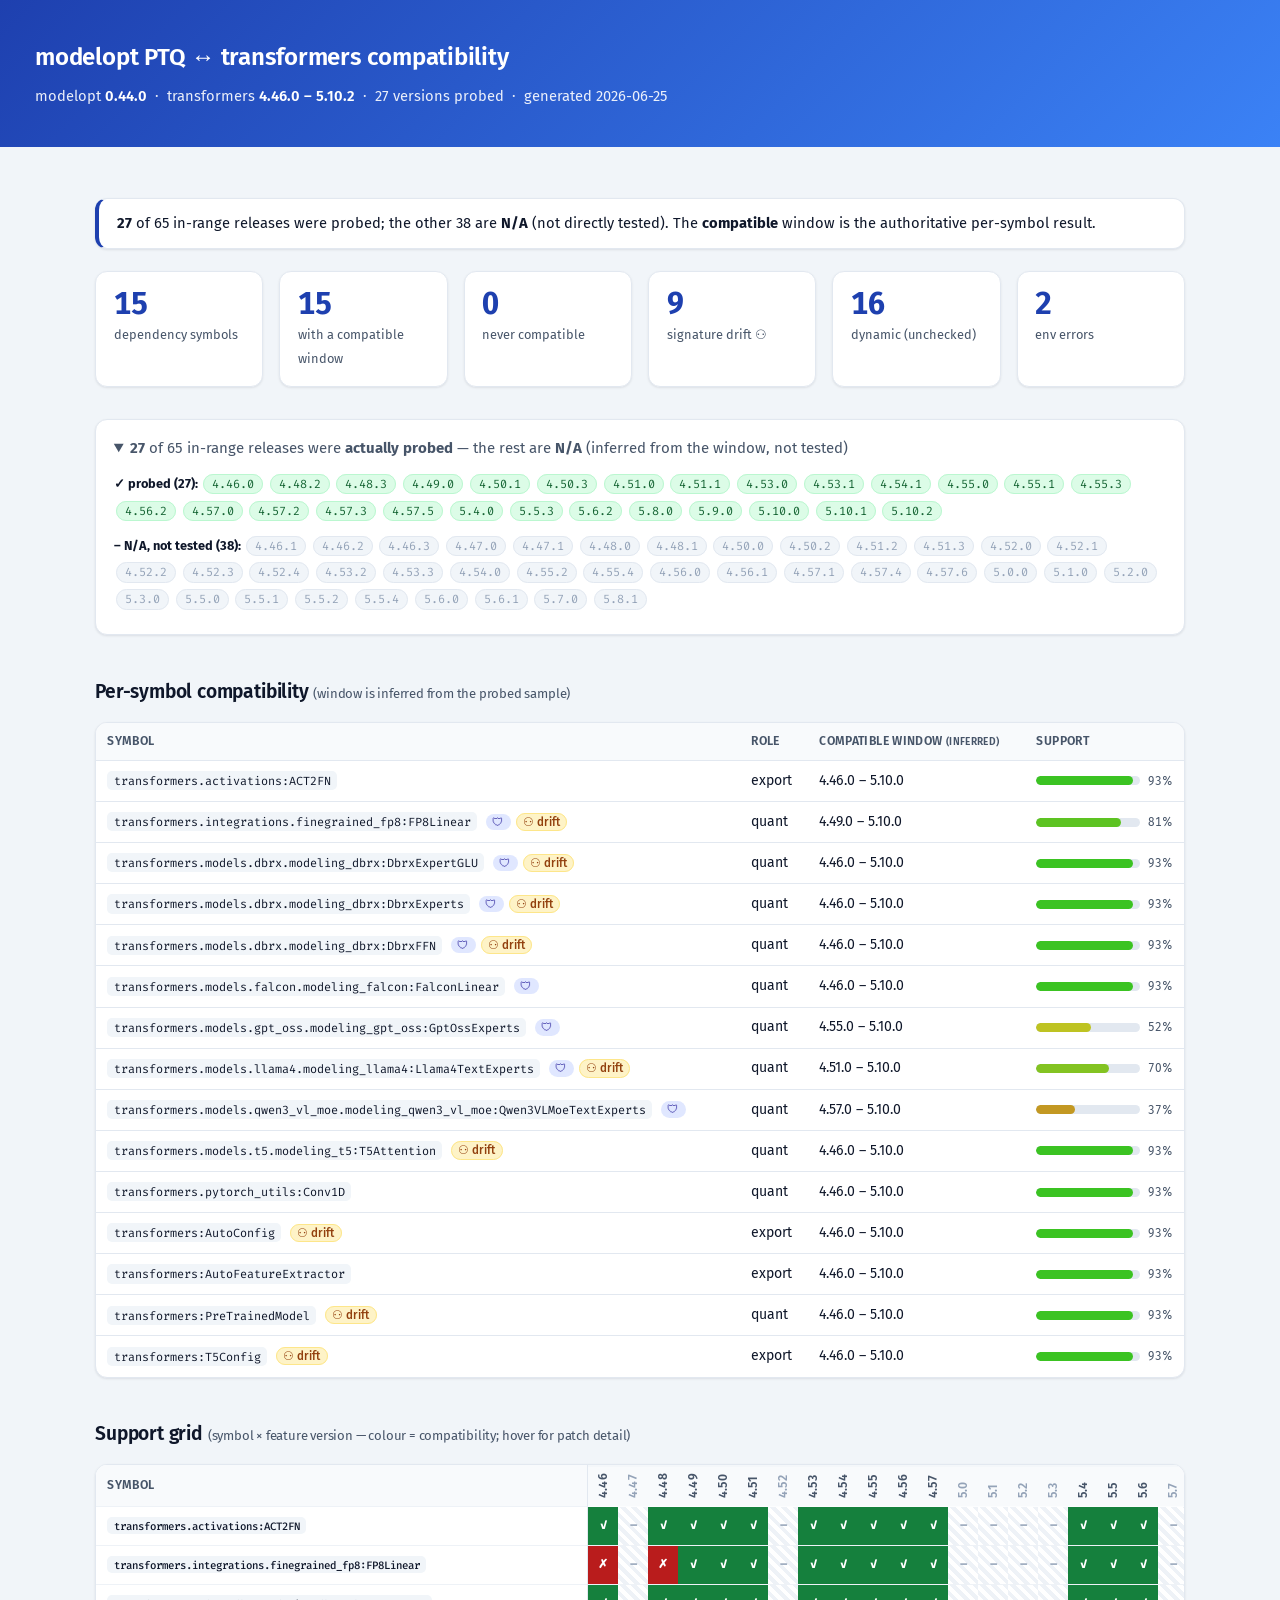
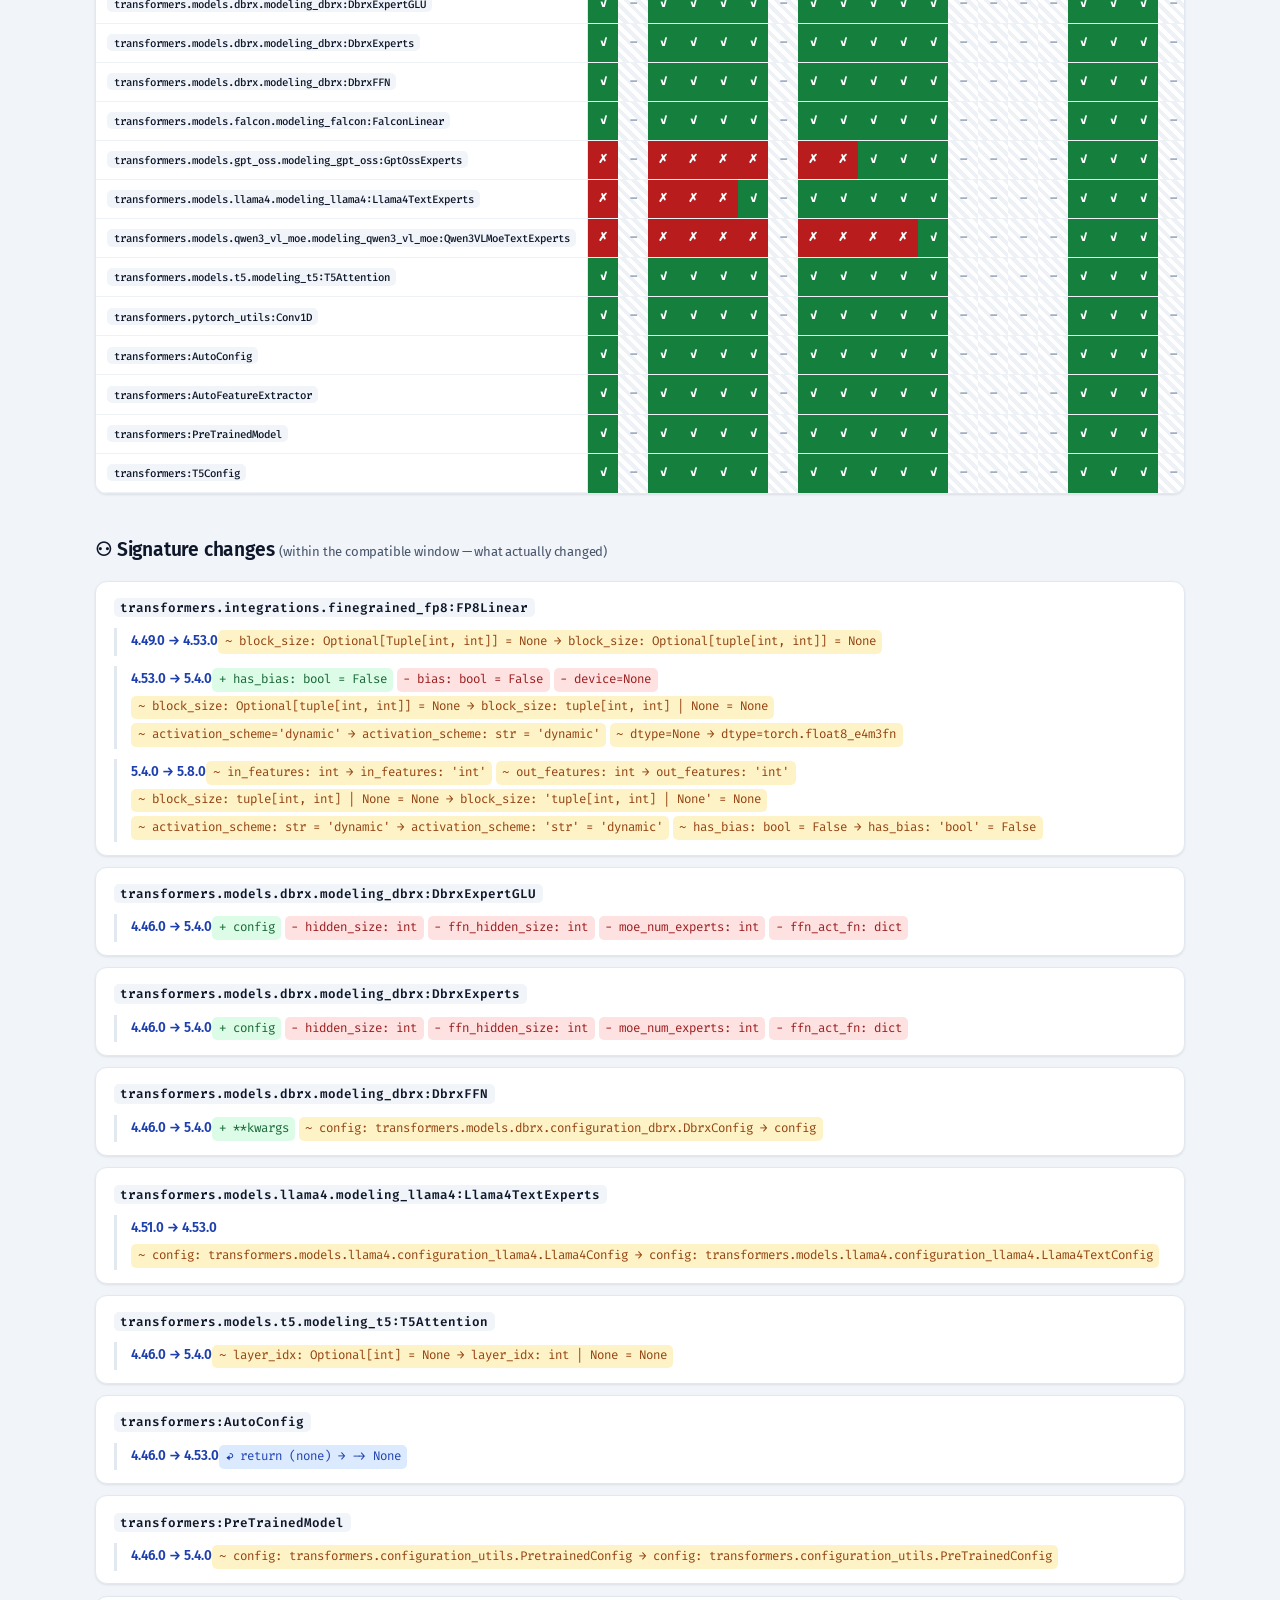
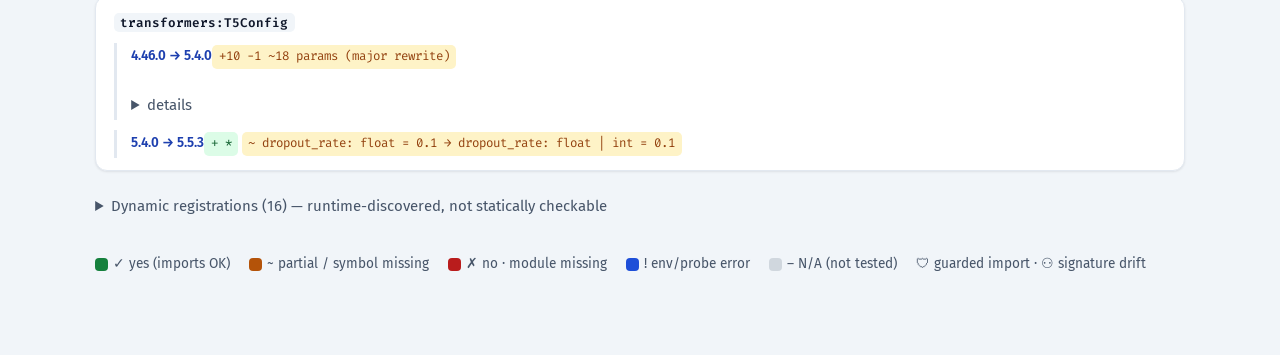
<file: report/modelopt044/transformers/compatibility.html>
<!DOCTYPE html>
<html lang="en"><head><meta charset="utf-8">
<meta name="viewport" content="width=device-width, initial-scale=1">
<title>modelopt 0.44.0 ↔ transformers compatibility</title>
<style>
/* Stylesheet for the modelopt ↔ transformers compatibility report.
   Inlined into compatibility.html at build time (the page stays self-contained).
   Design system: ui-ux-pro-max — blue-data + amber, Fira Sans / Fira Code,
   WCAG-minded contrast, focus states, reduced-motion, responsive. */
@import url('https://fonts.googleapis.com/css2?family=Fira+Code:wght@400;500;600;700&family=Fira+Sans:wght@300;400;500;600;700&display=swap');

:root {
  --bg:#f1f5f9; --surface:#fff; --line:#e2e8f0; --text:#0f172a; --muted:#475569;
  --primary:#1e40af; --primary2:#3b82f6; --accent:#f59e0b;
  --ok:#15803d; --warn:#b45309; --bad:#b91c1c; --env:#1d4ed8; --na:#cbd5e1;
  --ok-bg:#dcfce7; --warn-bg:#fef3c7; --bad-bg:#fee2e2; --env-bg:#dbeafe;
  --shadow:0 1px 3px rgba(15,23,42,.06),0 1px 2px rgba(15,23,42,.04); --radius:12px;
}
* { box-sizing:border-box; }
body { font-family:'Fira Sans',ui-sans-serif,-apple-system,Segoe UI,Roboto,sans-serif;
       margin:0; color:var(--text); background:var(--bg); line-height:1.6; font-size:15px;
       -webkit-font-smoothing:antialiased; }
code,.mono { font-family:'Fira Code',ui-monospace,SFMono-Regular,Menlo,monospace; }
a { color:var(--primary); }
:focus-visible { outline:2px solid var(--accent); outline-offset:2px; border-radius:4px; }

header { background:linear-gradient(135deg,var(--primary),var(--primary2)); color:#fff; padding:2.4rem 2.2rem; }
header h1 { margin:0 0 .5rem; font-size:1.5rem; font-weight:600; letter-spacing:-.01em; }
header .meta { color:rgba(255,255,255,.9); font-size:.92rem; } header .meta b { color:#fff; font-weight:600; }
main { max-width:1160px; margin:0 auto; padding:1.8rem 2.2rem 5rem; }

.note { background:var(--surface); border:1px solid var(--line); border-left:4px solid var(--primary);
        border-radius:var(--radius); padding:.8rem 1.1rem; margin:1.4rem 0; font-size:.92rem; box-shadow:var(--shadow); }
.cards { display:grid; grid-template-columns:repeat(auto-fit,minmax(140px,1fr)); gap:1rem; margin:1.4rem 0 2rem; }
.card { background:var(--surface); border:1px solid var(--line); border-radius:var(--radius); padding:1rem 1.1rem; box-shadow:var(--shadow); }
.card b { display:block; font-size:1.9rem; font-weight:700; line-height:1.1; color:var(--primary); font-variant-numeric:tabular-nums; }
.card span { font-size:.8rem; color:var(--muted); }

h2 { margin:2.6rem 0 .9rem; font-size:1.2rem; font-weight:600; letter-spacing:-.01em; }
h2 small { color:var(--muted); font-weight:400; font-size:.82rem; }

table { border-collapse:separate; border-spacing:0; background:var(--surface); font-size:.88rem; width:100%;
        border:1px solid var(--line); border-radius:var(--radius); overflow:hidden; box-shadow:var(--shadow); }
th,td { padding:.55rem .7rem; text-align:left; border-bottom:1px solid var(--line); }
tbody tr:last-child td { border-bottom:0; }
thead th, table tr:first-child th { background:#f8fafc; color:var(--muted); font-weight:600;
        font-size:.76rem; text-transform:uppercase; letter-spacing:.03em; }
tbody tr { transition:background .15s ease; } tbody tr:hover { background:#f8fafc; }
td.sym { white-space:nowrap; }
code { background:#f1f5f9; padding:.1rem .4rem; border-radius:5px; font-size:.84em; color:#0f172a; }

.tag { font-size:.72rem; padding:.08rem .4rem; border-radius:999px; margin-left:.3rem; white-space:nowrap; font-weight:500; }
.tag.drift { background:var(--warn-bg); color:#92400e; border:1px solid #fde68a; }
.tag.guard { background:#e0e7ff; color:#3730a3; }
.never { color:var(--bad); font-weight:600; }

.supcell { width:150px; white-space:nowrap; }
.bar { display:inline-block; width:104px; height:9px; background:#e2e8f0; border-radius:999px; overflow:hidden; vertical-align:middle; }
.bar span { display:block; height:100%; border-radius:999px; } .supcell small { margin-left:.45rem; color:var(--muted); font-variant-numeric:tabular-nums; }

.grid-wrap { overflow-x:auto; border:1px solid var(--line); border-radius:var(--radius); background:var(--surface); box-shadow:var(--shadow); }
.grid-wrap table { border:0; border-radius:0; box-shadow:none; font-size:.8rem; }
.grid-wrap th, .grid-wrap td { border-bottom:1px solid #eef2f7; }
th.vh { writing-mode:vertical-rl; transform:rotate(180deg); font-weight:500; padding:.5rem .2rem; white-space:nowrap; text-transform:none; letter-spacing:0; background:#f8fafc; }
th.vh.na { color:#94a3b8; }
th.rsym { position:sticky; left:0; background:var(--surface); white-space:nowrap; z-index:1; border-right:1px solid var(--line); font-weight:500; }
.grid-wrap tbody tr:hover th.rsym { background:#f8fafc; }
.grid-wrap td { min-width:30px; padding:0; height:26px; text-align:center; color:#fff; font-size:.78rem; font-weight:700; font-family:'Fira Code',monospace; }
td.ok{background:var(--ok)} td.warn{background:var(--warn)} td.bad{background:var(--bad)}
td.env{background:var(--env)} td.na{color:#94a3b8;background:repeating-linear-gradient(45deg,#fff,#fff 4px,#eef2f7 4px,#eef2f7 8px)}

ul.drift { list-style:none; padding:0; } ul.drift>li { background:var(--surface); border:1px solid var(--line); border-radius:var(--radius); padding:.8rem 1.1rem; margin-bottom:.7rem; box-shadow:var(--shadow); }
ul.drift>li>code:first-child { font-weight:600; }
.step { margin:.6rem 0 0; padding-left:.9rem; border-left:3px solid #e2e8f0; }
.step .v { display:inline-block; color:var(--primary); font-weight:600; font-size:.84rem; margin-bottom:.25rem; }
.cz { font-family:'Fira Code',monospace; font-size:.78rem; padding:.12rem .4rem; margin:.12rem .25rem .12rem 0; border-radius:5px; display:inline-block; }
.cz.add { color:#166534; background:var(--ok-bg); } .cz.del { color:#991b1b; background:var(--bad-bg); }
.cz.mod { color:#92400e; background:var(--warn-bg); } .cz.ret { color:#1e40af; background:var(--env-bg); }
.arr { color:var(--muted); }
.never-list code, .dyn code { color:var(--text); } .loc { color:var(--muted); font-size:.8em; }

details { margin-top:1.2rem; } summary { cursor:pointer; color:var(--muted); padding:.2rem 0; }
summary:hover { color:var(--primary); }
ul.dyn { columns:2; font-size:.85rem; }
details.probed { background:var(--surface); border:1px solid var(--line); border-radius:var(--radius); padding:.8rem 1.1rem; margin:1.4rem 0; box-shadow:var(--shadow); }
.chips { margin:.5rem 0; font-size:.8rem; line-height:2.1; }
.chip { background:var(--ok-bg); border:1px solid #bbf7d0; color:#166534; border-radius:999px; padding:.08rem .5rem; margin:.12rem; white-space:nowrap; font-family:'Fira Code',monospace; font-size:.74rem; }
.chip.na { background:#f1f5f9; border-color:#e2e8f0; color:#94a3b8; }
.legend { margin-top:2rem; font-size:.85rem; color:var(--muted); display:flex; gap:1.2rem; flex-wrap:wrap; align-items:center; }
.sw { display:inline-block; width:13px; height:13px; border-radius:4px; vertical-align:middle; margin-right:.3rem; }

@media (max-width:640px) { main { padding:1.2rem 1.1rem 3rem; } header { padding:1.6rem 1.2rem; } .cards { grid-template-columns:repeat(2,1fr); } }
@media (prefers-reduced-motion:reduce) { * { transition:none !important; } }

</style></head>
<body>
<header>
  <h1>modelopt PTQ ↔ transformers compatibility</h1>
  <div class="meta">modelopt <b>0.44.0</b> &nbsp;·&nbsp; transformers <b>4.46.0 – 5.10.2</b>
   &nbsp;·&nbsp; 27 versions probed &nbsp;·&nbsp; generated 2026-06-25</div>
</header>
<main>
  <div class="note"><b>27</b> of 65 in-range releases were probed; the other 38 are <b>N/A</b> (not directly tested). The <b>compatible</b> window is the authoritative per-symbol result.</div>
  <div class='cards'><div class='card'><b>15</b><span>dependency symbols</span></div><div class='card'><b>15</b><span>with a compatible window</span></div><div class='card'><b>0</b><span>never compatible</span></div><div class='card'><b>9</b><span>signature drift ⚇</span></div><div class='card'><b>16</b><span>dynamic (unchecked)</span></div><div class='card'><b>2</b><span>env errors</span></div></div>
  <details open class='probed'><summary><b>27</b> of 65 in-range releases were <b>actually probed</b> — the rest are <b>N/A</b> (inferred from the window, not tested)</summary><div class='chips'><b>✓ probed (27):</b> <span class='chip'>4.46.0</span> <span class='chip'>4.48.2</span> <span class='chip'>4.48.3</span> <span class='chip'>4.49.0</span> <span class='chip'>4.50.1</span> <span class='chip'>4.50.3</span> <span class='chip'>4.51.0</span> <span class='chip'>4.51.1</span> <span class='chip'>4.53.0</span> <span class='chip'>4.53.1</span> <span class='chip'>4.54.1</span> <span class='chip'>4.55.0</span> <span class='chip'>4.55.1</span> <span class='chip'>4.55.3</span> <span class='chip'>4.56.2</span> <span class='chip'>4.57.0</span> <span class='chip'>4.57.2</span> <span class='chip'>4.57.3</span> <span class='chip'>4.57.5</span> <span class='chip'>5.4.0</span> <span class='chip'>5.5.3</span> <span class='chip'>5.6.2</span> <span class='chip'>5.8.0</span> <span class='chip'>5.9.0</span> <span class='chip'>5.10.0</span> <span class='chip'>5.10.1</span> <span class='chip'>5.10.2</span></div><div class='chips'><b>– N/A, not tested (38):</b> <span class='chip na'>4.46.1</span> <span class='chip na'>4.46.2</span> <span class='chip na'>4.46.3</span> <span class='chip na'>4.47.0</span> <span class='chip na'>4.47.1</span> <span class='chip na'>4.48.0</span> <span class='chip na'>4.48.1</span> <span class='chip na'>4.50.0</span> <span class='chip na'>4.50.2</span> <span class='chip na'>4.51.2</span> <span class='chip na'>4.51.3</span> <span class='chip na'>4.52.0</span> <span class='chip na'>4.52.1</span> <span class='chip na'>4.52.2</span> <span class='chip na'>4.52.3</span> <span class='chip na'>4.52.4</span> <span class='chip na'>4.53.2</span> <span class='chip na'>4.53.3</span> <span class='chip na'>4.54.0</span> <span class='chip na'>4.55.2</span> <span class='chip na'>4.55.4</span> <span class='chip na'>4.56.0</span> <span class='chip na'>4.56.1</span> <span class='chip na'>4.57.1</span> <span class='chip na'>4.57.4</span> <span class='chip na'>4.57.6</span> <span class='chip na'>5.0.0</span> <span class='chip na'>5.1.0</span> <span class='chip na'>5.2.0</span> <span class='chip na'>5.3.0</span> <span class='chip na'>5.5.0</span> <span class='chip na'>5.5.1</span> <span class='chip na'>5.5.2</span> <span class='chip na'>5.5.4</span> <span class='chip na'>5.6.0</span> <span class='chip na'>5.6.1</span> <span class='chip na'>5.7.0</span> <span class='chip na'>5.8.1</span></div></details>
  <h2>Per-symbol compatibility <small>(window is inferred from the probed sample)</small></h2><table><thead><tr><th>symbol</th><th>role</th><th>compatible window <small>(inferred)</small></th><th>support</th></tr></thead><tbody><tr><td class='sym'><code>transformers.activations:ACT2FN</code> </td><td>export</td><td>4.46.0 – 5.10.0</td><td class='supcell'><div class='bar'><span style='width:93%;background:hsl(111 70% 45%)'></span></div><small>93%</small></td></tr><tr><td class='sym'><code>transformers.integrations.finegrained_fp8:FP8Linear</code> <span class='tag guard'>🛡</span><span class='tag drift' title='signature changed within window'>⚇ drift</span></td><td>quant</td><td>4.49.0 – 5.10.0</td><td class='supcell'><div class='bar'><span style='width:81%;background:hsl(98 70% 45%)'></span></div><small>81%</small></td></tr><tr><td class='sym'><code>transformers.models.dbrx.modeling_dbrx:DbrxExpertGLU</code> <span class='tag guard'>🛡</span><span class='tag drift' title='signature changed within window'>⚇ drift</span></td><td>quant</td><td>4.46.0 – 5.10.0</td><td class='supcell'><div class='bar'><span style='width:93%;background:hsl(111 70% 45%)'></span></div><small>93%</small></td></tr><tr><td class='sym'><code>transformers.models.dbrx.modeling_dbrx:DbrxExperts</code> <span class='tag guard'>🛡</span><span class='tag drift' title='signature changed within window'>⚇ drift</span></td><td>quant</td><td>4.46.0 – 5.10.0</td><td class='supcell'><div class='bar'><span style='width:93%;background:hsl(111 70% 45%)'></span></div><small>93%</small></td></tr><tr><td class='sym'><code>transformers.models.dbrx.modeling_dbrx:DbrxFFN</code> <span class='tag guard'>🛡</span><span class='tag drift' title='signature changed within window'>⚇ drift</span></td><td>quant</td><td>4.46.0 – 5.10.0</td><td class='supcell'><div class='bar'><span style='width:93%;background:hsl(111 70% 45%)'></span></div><small>93%</small></td></tr><tr><td class='sym'><code>transformers.models.falcon.modeling_falcon:FalconLinear</code> <span class='tag guard'>🛡</span></td><td>quant</td><td>4.46.0 – 5.10.0</td><td class='supcell'><div class='bar'><span style='width:93%;background:hsl(111 70% 45%)'></span></div><small>93%</small></td></tr><tr><td class='sym'><code>transformers.models.gpt_oss.modeling_gpt_oss:GptOssExperts</code> <span class='tag guard'>🛡</span></td><td>quant</td><td>4.55.0 – 5.10.0</td><td class='supcell'><div class='bar'><span style='width:52%;background:hsl(62 70% 45%)'></span></div><small>52%</small></td></tr><tr><td class='sym'><code>transformers.models.llama4.modeling_llama4:Llama4TextExperts</code> <span class='tag guard'>🛡</span><span class='tag drift' title='signature changed within window'>⚇ drift</span></td><td>quant</td><td>4.51.0 – 5.10.0</td><td class='supcell'><div class='bar'><span style='width:70%;background:hsl(84 70% 45%)'></span></div><small>70%</small></td></tr><tr><td class='sym'><code>transformers.models.qwen3_vl_moe.modeling_qwen3_vl_moe:Qwen3VLMoeTextExperts</code> <span class='tag guard'>🛡</span></td><td>quant</td><td>4.57.0 – 5.10.0</td><td class='supcell'><div class='bar'><span style='width:37%;background:hsl(44 70% 45%)'></span></div><small>37%</small></td></tr><tr><td class='sym'><code>transformers.models.t5.modeling_t5:T5Attention</code> <span class='tag drift' title='signature changed within window'>⚇ drift</span></td><td>quant</td><td>4.46.0 – 5.10.0</td><td class='supcell'><div class='bar'><span style='width:93%;background:hsl(111 70% 45%)'></span></div><small>93%</small></td></tr><tr><td class='sym'><code>transformers.pytorch_utils:Conv1D</code> </td><td>quant</td><td>4.46.0 – 5.10.0</td><td class='supcell'><div class='bar'><span style='width:93%;background:hsl(111 70% 45%)'></span></div><small>93%</small></td></tr><tr><td class='sym'><code>transformers:AutoConfig</code> <span class='tag drift' title='signature changed within window'>⚇ drift</span></td><td>export</td><td>4.46.0 – 5.10.0</td><td class='supcell'><div class='bar'><span style='width:93%;background:hsl(111 70% 45%)'></span></div><small>93%</small></td></tr><tr><td class='sym'><code>transformers:AutoFeatureExtractor</code> </td><td>export</td><td>4.46.0 – 5.10.0</td><td class='supcell'><div class='bar'><span style='width:93%;background:hsl(111 70% 45%)'></span></div><small>93%</small></td></tr><tr><td class='sym'><code>transformers:PreTrainedModel</code> <span class='tag drift' title='signature changed within window'>⚇ drift</span></td><td>quant</td><td>4.46.0 – 5.10.0</td><td class='supcell'><div class='bar'><span style='width:93%;background:hsl(111 70% 45%)'></span></div><small>93%</small></td></tr><tr><td class='sym'><code>transformers:T5Config</code> <span class='tag drift' title='signature changed within window'>⚇ drift</span></td><td>export</td><td>4.46.0 – 5.10.0</td><td class='supcell'><div class='bar'><span style='width:93%;background:hsl(111 70% 45%)'></span></div><small>93%</small></td></tr></tbody></table>
  <h2>Support grid <small>(symbol × feature version — colour = compatibility; hover for patch detail)</small></h2><div class='grid-wrap'><table><tr><th class='rsym'>symbol</th><th class='vh'>4.46</th><th class='vh na'>4.47</th><th class='vh'>4.48</th><th class='vh'>4.49</th><th class='vh'>4.50</th><th class='vh'>4.51</th><th class='vh na'>4.52</th><th class='vh'>4.53</th><th class='vh'>4.54</th><th class='vh'>4.55</th><th class='vh'>4.56</th><th class='vh'>4.57</th><th class='vh na'>5.0</th><th class='vh na'>5.1</th><th class='vh na'>5.2</th><th class='vh na'>5.3</th><th class='vh'>5.4</th><th class='vh'>5.5</th><th class='vh'>5.6</th><th class='vh na'>5.7</th><th class='vh'>5.8</th><th class='vh'>5.9</th><th class='vh'>5.10</th></tr><tr><th class='rsym'><code>transformers.activations:ACT2FN</code></th><td class='ok' title='4.46: 4.46.0 yes'>✓</td><td class='na' title='4.47: N/A — not probed (2 release(s) in range)'>–</td><td class='ok' title='4.48: 4.48.2 yes, 4.48.3 yes'>✓</td><td class='ok' title='4.49: 4.49.0 yes'>✓</td><td class='ok' title='4.50: 4.50.1 yes, 4.50.3 yes'>✓</td><td class='ok' title='4.51: 4.51.0 yes, 4.51.1 yes'>✓</td><td class='na' title='4.52: N/A — not probed (5 release(s) in range)'>–</td><td class='ok' title='4.53: 4.53.0 yes, 4.53.1 yes'>✓</td><td class='ok' title='4.54: 4.54.1 yes'>✓</td><td class='ok' title='4.55: 4.55.0 yes, 4.55.1 yes, 4.55.3 yes'>✓</td><td class='ok' title='4.56: 4.56.2 yes'>✓</td><td class='ok' title='4.57: 4.57.0 yes, 4.57.2 yes, 4.57.3 yes, 4.57.5 yes'>✓</td><td class='na' title='5.0: N/A — not probed (1 release(s) in range)'>–</td><td class='na' title='5.1: N/A — not probed (1 release(s) in range)'>–</td><td class='na' title='5.2: N/A — not probed (1 release(s) in range)'>–</td><td class='na' title='5.3: N/A — not probed (1 release(s) in range)'>–</td><td class='ok' title='5.4: 5.4.0 yes'>✓</td><td class='ok' title='5.5: 5.5.3 yes'>✓</td><td class='ok' title='5.6: 5.6.2 yes'>✓</td><td class='na' title='5.7: N/A — not probed (1 release(s) in range)'>–</td><td class='ok' title='5.8: 5.8.0 yes'>✓</td><td class='ok' title='5.9: 5.9.0 yes'>✓</td><td class='warn' title='5.10: 5.10.0 yes, 5.10.1 probe, 5.10.2 probe'>~</td></tr><tr><th class='rsym'><code>transformers.integrations.finegrained_fp8:FP8Linear</code></th><td class='bad' title='4.46: 4.46.0 no·mod'>✗</td><td class='na' title='4.47: N/A — not probed (2 release(s) in range)'>–</td><td class='bad' title='4.48: 4.48.2 no·mod, 4.48.3 no·mod'>✗</td><td class='ok' title='4.49: 4.49.0 yes'>✓</td><td class='ok' title='4.50: 4.50.1 yes, 4.50.3 yes'>✓</td><td class='ok' title='4.51: 4.51.0 yes, 4.51.1 yes'>✓</td><td class='na' title='4.52: N/A — not probed (5 release(s) in range)'>–</td><td class='ok' title='4.53: 4.53.0 yes, 4.53.1 yes'>✓</td><td class='ok' title='4.54: 4.54.1 yes'>✓</td><td class='ok' title='4.55: 4.55.0 yes, 4.55.1 yes, 4.55.3 yes'>✓</td><td class='ok' title='4.56: 4.56.2 yes'>✓</td><td class='ok' title='4.57: 4.57.0 yes, 4.57.2 yes, 4.57.3 yes, 4.57.5 yes'>✓</td><td class='na' title='5.0: N/A — not probed (1 release(s) in range)'>–</td><td class='na' title='5.1: N/A — not probed (1 release(s) in range)'>–</td><td class='na' title='5.2: N/A — not probed (1 release(s) in range)'>–</td><td class='na' title='5.3: N/A — not probed (1 release(s) in range)'>–</td><td class='ok' title='5.4: 5.4.0 yes'>✓</td><td class='ok' title='5.5: 5.5.3 yes'>✓</td><td class='ok' title='5.6: 5.6.2 yes'>✓</td><td class='na' title='5.7: N/A — not probed (1 release(s) in range)'>–</td><td class='ok' title='5.8: 5.8.0 yes'>✓</td><td class='ok' title='5.9: 5.9.0 yes'>✓</td><td class='warn' title='5.10: 5.10.0 yes, 5.10.1 probe, 5.10.2 probe'>~</td></tr><tr><th class='rsym'><code>transformers.models.dbrx.modeling_dbrx:DbrxExpertGLU</code></th><td class='ok' title='4.46: 4.46.0 yes'>✓</td><td class='na' title='4.47: N/A — not probed (2 release(s) in range)'>–</td><td class='ok' title='4.48: 4.48.2 yes, 4.48.3 yes'>✓</td><td class='ok' title='4.49: 4.49.0 yes'>✓</td><td class='ok' title='4.50: 4.50.1 yes, 4.50.3 yes'>✓</td><td class='ok' title='4.51: 4.51.0 yes, 4.51.1 yes'>✓</td><td class='na' title='4.52: N/A — not probed (5 release(s) in range)'>–</td><td class='ok' title='4.53: 4.53.0 yes, 4.53.1 yes'>✓</td><td class='ok' title='4.54: 4.54.1 yes'>✓</td><td class='ok' title='4.55: 4.55.0 yes, 4.55.1 yes, 4.55.3 yes'>✓</td><td class='ok' title='4.56: 4.56.2 yes'>✓</td><td class='ok' title='4.57: 4.57.0 yes, 4.57.2 yes, 4.57.3 yes, 4.57.5 yes'>✓</td><td class='na' title='5.0: N/A — not probed (1 release(s) in range)'>–</td><td class='na' title='5.1: N/A — not probed (1 release(s) in range)'>–</td><td class='na' title='5.2: N/A — not probed (1 release(s) in range)'>–</td><td class='na' title='5.3: N/A — not probed (1 release(s) in range)'>–</td><td class='ok' title='5.4: 5.4.0 yes'>✓</td><td class='ok' title='5.5: 5.5.3 yes'>✓</td><td class='ok' title='5.6: 5.6.2 yes'>✓</td><td class='na' title='5.7: N/A — not probed (1 release(s) in range)'>–</td><td class='ok' title='5.8: 5.8.0 yes'>✓</td><td class='ok' title='5.9: 5.9.0 yes'>✓</td><td class='warn' title='5.10: 5.10.0 yes, 5.10.1 probe, 5.10.2 probe'>~</td></tr><tr><th class='rsym'><code>transformers.models.dbrx.modeling_dbrx:DbrxExperts</code></th><td class='ok' title='4.46: 4.46.0 yes'>✓</td><td class='na' title='4.47: N/A — not probed (2 release(s) in range)'>–</td><td class='ok' title='4.48: 4.48.2 yes, 4.48.3 yes'>✓</td><td class='ok' title='4.49: 4.49.0 yes'>✓</td><td class='ok' title='4.50: 4.50.1 yes, 4.50.3 yes'>✓</td><td class='ok' title='4.51: 4.51.0 yes, 4.51.1 yes'>✓</td><td class='na' title='4.52: N/A — not probed (5 release(s) in range)'>–</td><td class='ok' title='4.53: 4.53.0 yes, 4.53.1 yes'>✓</td><td class='ok' title='4.54: 4.54.1 yes'>✓</td><td class='ok' title='4.55: 4.55.0 yes, 4.55.1 yes, 4.55.3 yes'>✓</td><td class='ok' title='4.56: 4.56.2 yes'>✓</td><td class='ok' title='4.57: 4.57.0 yes, 4.57.2 yes, 4.57.3 yes, 4.57.5 yes'>✓</td><td class='na' title='5.0: N/A — not probed (1 release(s) in range)'>–</td><td class='na' title='5.1: N/A — not probed (1 release(s) in range)'>–</td><td class='na' title='5.2: N/A — not probed (1 release(s) in range)'>–</td><td class='na' title='5.3: N/A — not probed (1 release(s) in range)'>–</td><td class='ok' title='5.4: 5.4.0 yes'>✓</td><td class='ok' title='5.5: 5.5.3 yes'>✓</td><td class='ok' title='5.6: 5.6.2 yes'>✓</td><td class='na' title='5.7: N/A — not probed (1 release(s) in range)'>–</td><td class='ok' title='5.8: 5.8.0 yes'>✓</td><td class='ok' title='5.9: 5.9.0 yes'>✓</td><td class='warn' title='5.10: 5.10.0 yes, 5.10.1 probe, 5.10.2 probe'>~</td></tr><tr><th class='rsym'><code>transformers.models.dbrx.modeling_dbrx:DbrxFFN</code></th><td class='ok' title='4.46: 4.46.0 yes'>✓</td><td class='na' title='4.47: N/A — not probed (2 release(s) in range)'>–</td><td class='ok' title='4.48: 4.48.2 yes, 4.48.3 yes'>✓</td><td class='ok' title='4.49: 4.49.0 yes'>✓</td><td class='ok' title='4.50: 4.50.1 yes, 4.50.3 yes'>✓</td><td class='ok' title='4.51: 4.51.0 yes, 4.51.1 yes'>✓</td><td class='na' title='4.52: N/A — not probed (5 release(s) in range)'>–</td><td class='ok' title='4.53: 4.53.0 yes, 4.53.1 yes'>✓</td><td class='ok' title='4.54: 4.54.1 yes'>✓</td><td class='ok' title='4.55: 4.55.0 yes, 4.55.1 yes, 4.55.3 yes'>✓</td><td class='ok' title='4.56: 4.56.2 yes'>✓</td><td class='ok' title='4.57: 4.57.0 yes, 4.57.2 yes, 4.57.3 yes, 4.57.5 yes'>✓</td><td class='na' title='5.0: N/A — not probed (1 release(s) in range)'>–</td><td class='na' title='5.1: N/A — not probed (1 release(s) in range)'>–</td><td class='na' title='5.2: N/A — not probed (1 release(s) in range)'>–</td><td class='na' title='5.3: N/A — not probed (1 release(s) in range)'>–</td><td class='ok' title='5.4: 5.4.0 yes'>✓</td><td class='ok' title='5.5: 5.5.3 yes'>✓</td><td class='ok' title='5.6: 5.6.2 yes'>✓</td><td class='na' title='5.7: N/A — not probed (1 release(s) in range)'>–</td><td class='ok' title='5.8: 5.8.0 yes'>✓</td><td class='ok' title='5.9: 5.9.0 yes'>✓</td><td class='warn' title='5.10: 5.10.0 yes, 5.10.1 probe, 5.10.2 probe'>~</td></tr><tr><th class='rsym'><code>transformers.models.falcon.modeling_falcon:FalconLinear</code></th><td class='ok' title='4.46: 4.46.0 yes'>✓</td><td class='na' title='4.47: N/A — not probed (2 release(s) in range)'>–</td><td class='ok' title='4.48: 4.48.2 yes, 4.48.3 yes'>✓</td><td class='ok' title='4.49: 4.49.0 yes'>✓</td><td class='ok' title='4.50: 4.50.1 yes, 4.50.3 yes'>✓</td><td class='ok' title='4.51: 4.51.0 yes, 4.51.1 yes'>✓</td><td class='na' title='4.52: N/A — not probed (5 release(s) in range)'>–</td><td class='ok' title='4.53: 4.53.0 yes, 4.53.1 yes'>✓</td><td class='ok' title='4.54: 4.54.1 yes'>✓</td><td class='ok' title='4.55: 4.55.0 yes, 4.55.1 yes, 4.55.3 yes'>✓</td><td class='ok' title='4.56: 4.56.2 yes'>✓</td><td class='ok' title='4.57: 4.57.0 yes, 4.57.2 yes, 4.57.3 yes, 4.57.5 yes'>✓</td><td class='na' title='5.0: N/A — not probed (1 release(s) in range)'>–</td><td class='na' title='5.1: N/A — not probed (1 release(s) in range)'>–</td><td class='na' title='5.2: N/A — not probed (1 release(s) in range)'>–</td><td class='na' title='5.3: N/A — not probed (1 release(s) in range)'>–</td><td class='ok' title='5.4: 5.4.0 yes'>✓</td><td class='ok' title='5.5: 5.5.3 yes'>✓</td><td class='ok' title='5.6: 5.6.2 yes'>✓</td><td class='na' title='5.7: N/A — not probed (1 release(s) in range)'>–</td><td class='ok' title='5.8: 5.8.0 yes'>✓</td><td class='ok' title='5.9: 5.9.0 yes'>✓</td><td class='warn' title='5.10: 5.10.0 yes, 5.10.1 probe, 5.10.2 probe'>~</td></tr><tr><th class='rsym'><code>transformers.models.gpt_oss.modeling_gpt_oss:GptOssExperts</code></th><td class='bad' title='4.46: 4.46.0 no·mod'>✗</td><td class='na' title='4.47: N/A — not probed (2 release(s) in range)'>–</td><td class='bad' title='4.48: 4.48.2 no·mod, 4.48.3 no·mod'>✗</td><td class='bad' title='4.49: 4.49.0 no·mod'>✗</td><td class='bad' title='4.50: 4.50.1 no·mod, 4.50.3 no·mod'>✗</td><td class='bad' title='4.51: 4.51.0 no·mod, 4.51.1 no·mod'>✗</td><td class='na' title='4.52: N/A — not probed (5 release(s) in range)'>–</td><td class='bad' title='4.53: 4.53.0 no·mod, 4.53.1 no·mod'>✗</td><td class='bad' title='4.54: 4.54.1 no·mod'>✗</td><td class='ok' title='4.55: 4.55.0 yes, 4.55.1 yes, 4.55.3 yes'>✓</td><td class='ok' title='4.56: 4.56.2 yes'>✓</td><td class='ok' title='4.57: 4.57.0 yes, 4.57.2 yes, 4.57.3 yes, 4.57.5 yes'>✓</td><td class='na' title='5.0: N/A — not probed (1 release(s) in range)'>–</td><td class='na' title='5.1: N/A — not probed (1 release(s) in range)'>–</td><td class='na' title='5.2: N/A — not probed (1 release(s) in range)'>–</td><td class='na' title='5.3: N/A — not probed (1 release(s) in range)'>–</td><td class='ok' title='5.4: 5.4.0 yes'>✓</td><td class='ok' title='5.5: 5.5.3 yes'>✓</td><td class='ok' title='5.6: 5.6.2 yes'>✓</td><td class='na' title='5.7: N/A — not probed (1 release(s) in range)'>–</td><td class='ok' title='5.8: 5.8.0 yes'>✓</td><td class='ok' title='5.9: 5.9.0 yes'>✓</td><td class='warn' title='5.10: 5.10.0 yes, 5.10.1 probe, 5.10.2 probe'>~</td></tr><tr><th class='rsym'><code>transformers.models.llama4.modeling_llama4:Llama4TextExperts</code></th><td class='bad' title='4.46: 4.46.0 no·mod'>✗</td><td class='na' title='4.47: N/A — not probed (2 release(s) in range)'>–</td><td class='bad' title='4.48: 4.48.2 no·mod, 4.48.3 no·mod'>✗</td><td class='bad' title='4.49: 4.49.0 no·mod'>✗</td><td class='bad' title='4.50: 4.50.1 no·mod, 4.50.3 no·mod'>✗</td><td class='ok' title='4.51: 4.51.0 yes, 4.51.1 yes'>✓</td><td class='na' title='4.52: N/A — not probed (5 release(s) in range)'>–</td><td class='ok' title='4.53: 4.53.0 yes, 4.53.1 yes'>✓</td><td class='ok' title='4.54: 4.54.1 yes'>✓</td><td class='ok' title='4.55: 4.55.0 yes, 4.55.1 yes, 4.55.3 yes'>✓</td><td class='ok' title='4.56: 4.56.2 yes'>✓</td><td class='ok' title='4.57: 4.57.0 yes, 4.57.2 yes, 4.57.3 yes, 4.57.5 yes'>✓</td><td class='na' title='5.0: N/A — not probed (1 release(s) in range)'>–</td><td class='na' title='5.1: N/A — not probed (1 release(s) in range)'>–</td><td class='na' title='5.2: N/A — not probed (1 release(s) in range)'>–</td><td class='na' title='5.3: N/A — not probed (1 release(s) in range)'>–</td><td class='ok' title='5.4: 5.4.0 yes'>✓</td><td class='ok' title='5.5: 5.5.3 yes'>✓</td><td class='ok' title='5.6: 5.6.2 yes'>✓</td><td class='na' title='5.7: N/A — not probed (1 release(s) in range)'>–</td><td class='ok' title='5.8: 5.8.0 yes'>✓</td><td class='ok' title='5.9: 5.9.0 yes'>✓</td><td class='warn' title='5.10: 5.10.0 yes, 5.10.1 probe, 5.10.2 probe'>~</td></tr><tr><th class='rsym'><code>transformers.models.qwen3_vl_moe.modeling_qwen3_vl_moe:Qwen3VLMoeTextExperts</code></th><td class='bad' title='4.46: 4.46.0 no·mod'>✗</td><td class='na' title='4.47: N/A — not probed (2 release(s) in range)'>–</td><td class='bad' title='4.48: 4.48.2 no·mod, 4.48.3 no·mod'>✗</td><td class='bad' title='4.49: 4.49.0 no·mod'>✗</td><td class='bad' title='4.50: 4.50.1 no·mod, 4.50.3 no·mod'>✗</td><td class='bad' title='4.51: 4.51.0 no·mod, 4.51.1 no·mod'>✗</td><td class='na' title='4.52: N/A — not probed (5 release(s) in range)'>–</td><td class='bad' title='4.53: 4.53.0 no·mod, 4.53.1 no·mod'>✗</td><td class='bad' title='4.54: 4.54.1 no·mod'>✗</td><td class='bad' title='4.55: 4.55.0 no·mod, 4.55.1 no·mod, 4.55.3 no·mod'>✗</td><td class='bad' title='4.56: 4.56.2 no·mod'>✗</td><td class='ok' title='4.57: 4.57.0 yes, 4.57.2 yes, 4.57.3 yes, 4.57.5 yes'>✓</td><td class='na' title='5.0: N/A — not probed (1 release(s) in range)'>–</td><td class='na' title='5.1: N/A — not probed (1 release(s) in range)'>–</td><td class='na' title='5.2: N/A — not probed (1 release(s) in range)'>–</td><td class='na' title='5.3: N/A — not probed (1 release(s) in range)'>–</td><td class='ok' title='5.4: 5.4.0 yes'>✓</td><td class='ok' title='5.5: 5.5.3 yes'>✓</td><td class='ok' title='5.6: 5.6.2 yes'>✓</td><td class='na' title='5.7: N/A — not probed (1 release(s) in range)'>–</td><td class='ok' title='5.8: 5.8.0 yes'>✓</td><td class='ok' title='5.9: 5.9.0 yes'>✓</td><td class='warn' title='5.10: 5.10.0 yes, 5.10.1 probe, 5.10.2 probe'>~</td></tr><tr><th class='rsym'><code>transformers.models.t5.modeling_t5:T5Attention</code></th><td class='ok' title='4.46: 4.46.0 yes'>✓</td><td class='na' title='4.47: N/A — not probed (2 release(s) in range)'>–</td><td class='ok' title='4.48: 4.48.2 yes, 4.48.3 yes'>✓</td><td class='ok' title='4.49: 4.49.0 yes'>✓</td><td class='ok' title='4.50: 4.50.1 yes, 4.50.3 yes'>✓</td><td class='ok' title='4.51: 4.51.0 yes, 4.51.1 yes'>✓</td><td class='na' title='4.52: N/A — not probed (5 release(s) in range)'>–</td><td class='ok' title='4.53: 4.53.0 yes, 4.53.1 yes'>✓</td><td class='ok' title='4.54: 4.54.1 yes'>✓</td><td class='ok' title='4.55: 4.55.0 yes, 4.55.1 yes, 4.55.3 yes'>✓</td><td class='ok' title='4.56: 4.56.2 yes'>✓</td><td class='ok' title='4.57: 4.57.0 yes, 4.57.2 yes, 4.57.3 yes, 4.57.5 yes'>✓</td><td class='na' title='5.0: N/A — not probed (1 release(s) in range)'>–</td><td class='na' title='5.1: N/A — not probed (1 release(s) in range)'>–</td><td class='na' title='5.2: N/A — not probed (1 release(s) in range)'>–</td><td class='na' title='5.3: N/A — not probed (1 release(s) in range)'>–</td><td class='ok' title='5.4: 5.4.0 yes'>✓</td><td class='ok' title='5.5: 5.5.3 yes'>✓</td><td class='ok' title='5.6: 5.6.2 yes'>✓</td><td class='na' title='5.7: N/A — not probed (1 release(s) in range)'>–</td><td class='ok' title='5.8: 5.8.0 yes'>✓</td><td class='ok' title='5.9: 5.9.0 yes'>✓</td><td class='warn' title='5.10: 5.10.0 yes, 5.10.1 probe, 5.10.2 probe'>~</td></tr><tr><th class='rsym'><code>transformers.pytorch_utils:Conv1D</code></th><td class='ok' title='4.46: 4.46.0 yes'>✓</td><td class='na' title='4.47: N/A — not probed (2 release(s) in range)'>–</td><td class='ok' title='4.48: 4.48.2 yes, 4.48.3 yes'>✓</td><td class='ok' title='4.49: 4.49.0 yes'>✓</td><td class='ok' title='4.50: 4.50.1 yes, 4.50.3 yes'>✓</td><td class='ok' title='4.51: 4.51.0 yes, 4.51.1 yes'>✓</td><td class='na' title='4.52: N/A — not probed (5 release(s) in range)'>–</td><td class='ok' title='4.53: 4.53.0 yes, 4.53.1 yes'>✓</td><td class='ok' title='4.54: 4.54.1 yes'>✓</td><td class='ok' title='4.55: 4.55.0 yes, 4.55.1 yes, 4.55.3 yes'>✓</td><td class='ok' title='4.56: 4.56.2 yes'>✓</td><td class='ok' title='4.57: 4.57.0 yes, 4.57.2 yes, 4.57.3 yes, 4.57.5 yes'>✓</td><td class='na' title='5.0: N/A — not probed (1 release(s) in range)'>–</td><td class='na' title='5.1: N/A — not probed (1 release(s) in range)'>–</td><td class='na' title='5.2: N/A — not probed (1 release(s) in range)'>–</td><td class='na' title='5.3: N/A — not probed (1 release(s) in range)'>–</td><td class='ok' title='5.4: 5.4.0 yes'>✓</td><td class='ok' title='5.5: 5.5.3 yes'>✓</td><td class='ok' title='5.6: 5.6.2 yes'>✓</td><td class='na' title='5.7: N/A — not probed (1 release(s) in range)'>–</td><td class='ok' title='5.8: 5.8.0 yes'>✓</td><td class='ok' title='5.9: 5.9.0 yes'>✓</td><td class='warn' title='5.10: 5.10.0 yes, 5.10.1 probe, 5.10.2 probe'>~</td></tr><tr><th class='rsym'><code>transformers:AutoConfig</code></th><td class='ok' title='4.46: 4.46.0 yes'>✓</td><td class='na' title='4.47: N/A — not probed (2 release(s) in range)'>–</td><td class='ok' title='4.48: 4.48.2 yes, 4.48.3 yes'>✓</td><td class='ok' title='4.49: 4.49.0 yes'>✓</td><td class='ok' title='4.50: 4.50.1 yes, 4.50.3 yes'>✓</td><td class='ok' title='4.51: 4.51.0 yes, 4.51.1 yes'>✓</td><td class='na' title='4.52: N/A — not probed (5 release(s) in range)'>–</td><td class='ok' title='4.53: 4.53.0 yes, 4.53.1 yes'>✓</td><td class='ok' title='4.54: 4.54.1 yes'>✓</td><td class='ok' title='4.55: 4.55.0 yes, 4.55.1 yes, 4.55.3 yes'>✓</td><td class='ok' title='4.56: 4.56.2 yes'>✓</td><td class='ok' title='4.57: 4.57.0 yes, 4.57.2 yes, 4.57.3 yes, 4.57.5 yes'>✓</td><td class='na' title='5.0: N/A — not probed (1 release(s) in range)'>–</td><td class='na' title='5.1: N/A — not probed (1 release(s) in range)'>–</td><td class='na' title='5.2: N/A — not probed (1 release(s) in range)'>–</td><td class='na' title='5.3: N/A — not probed (1 release(s) in range)'>–</td><td class='ok' title='5.4: 5.4.0 yes'>✓</td><td class='ok' title='5.5: 5.5.3 yes'>✓</td><td class='ok' title='5.6: 5.6.2 yes'>✓</td><td class='na' title='5.7: N/A — not probed (1 release(s) in range)'>–</td><td class='ok' title='5.8: 5.8.0 yes'>✓</td><td class='ok' title='5.9: 5.9.0 yes'>✓</td><td class='warn' title='5.10: 5.10.0 yes, 5.10.1 probe, 5.10.2 probe'>~</td></tr><tr><th class='rsym'><code>transformers:AutoFeatureExtractor</code></th><td class='ok' title='4.46: 4.46.0 yes'>✓</td><td class='na' title='4.47: N/A — not probed (2 release(s) in range)'>–</td><td class='ok' title='4.48: 4.48.2 yes, 4.48.3 yes'>✓</td><td class='ok' title='4.49: 4.49.0 yes'>✓</td><td class='ok' title='4.50: 4.50.1 yes, 4.50.3 yes'>✓</td><td class='ok' title='4.51: 4.51.0 yes, 4.51.1 yes'>✓</td><td class='na' title='4.52: N/A — not probed (5 release(s) in range)'>–</td><td class='ok' title='4.53: 4.53.0 yes, 4.53.1 yes'>✓</td><td class='ok' title='4.54: 4.54.1 yes'>✓</td><td class='ok' title='4.55: 4.55.0 yes, 4.55.1 yes, 4.55.3 yes'>✓</td><td class='ok' title='4.56: 4.56.2 yes'>✓</td><td class='ok' title='4.57: 4.57.0 yes, 4.57.2 yes, 4.57.3 yes, 4.57.5 yes'>✓</td><td class='na' title='5.0: N/A — not probed (1 release(s) in range)'>–</td><td class='na' title='5.1: N/A — not probed (1 release(s) in range)'>–</td><td class='na' title='5.2: N/A — not probed (1 release(s) in range)'>–</td><td class='na' title='5.3: N/A — not probed (1 release(s) in range)'>–</td><td class='ok' title='5.4: 5.4.0 yes'>✓</td><td class='ok' title='5.5: 5.5.3 yes'>✓</td><td class='ok' title='5.6: 5.6.2 yes'>✓</td><td class='na' title='5.7: N/A — not probed (1 release(s) in range)'>–</td><td class='ok' title='5.8: 5.8.0 yes'>✓</td><td class='ok' title='5.9: 5.9.0 yes'>✓</td><td class='warn' title='5.10: 5.10.0 yes, 5.10.1 probe, 5.10.2 probe'>~</td></tr><tr><th class='rsym'><code>transformers:PreTrainedModel</code></th><td class='ok' title='4.46: 4.46.0 yes'>✓</td><td class='na' title='4.47: N/A — not probed (2 release(s) in range)'>–</td><td class='ok' title='4.48: 4.48.2 yes, 4.48.3 yes'>✓</td><td class='ok' title='4.49: 4.49.0 yes'>✓</td><td class='ok' title='4.50: 4.50.1 yes, 4.50.3 yes'>✓</td><td class='ok' title='4.51: 4.51.0 yes, 4.51.1 yes'>✓</td><td class='na' title='4.52: N/A — not probed (5 release(s) in range)'>–</td><td class='ok' title='4.53: 4.53.0 yes, 4.53.1 yes'>✓</td><td class='ok' title='4.54: 4.54.1 yes'>✓</td><td class='ok' title='4.55: 4.55.0 yes, 4.55.1 yes, 4.55.3 yes'>✓</td><td class='ok' title='4.56: 4.56.2 yes'>✓</td><td class='ok' title='4.57: 4.57.0 yes, 4.57.2 yes, 4.57.3 yes, 4.57.5 yes'>✓</td><td class='na' title='5.0: N/A — not probed (1 release(s) in range)'>–</td><td class='na' title='5.1: N/A — not probed (1 release(s) in range)'>–</td><td class='na' title='5.2: N/A — not probed (1 release(s) in range)'>–</td><td class='na' title='5.3: N/A — not probed (1 release(s) in range)'>–</td><td class='ok' title='5.4: 5.4.0 yes'>✓</td><td class='ok' title='5.5: 5.5.3 yes'>✓</td><td class='ok' title='5.6: 5.6.2 yes'>✓</td><td class='na' title='5.7: N/A — not probed (1 release(s) in range)'>–</td><td class='ok' title='5.8: 5.8.0 yes'>✓</td><td class='ok' title='5.9: 5.9.0 yes'>✓</td><td class='warn' title='5.10: 5.10.0 yes, 5.10.1 probe, 5.10.2 probe'>~</td></tr><tr><th class='rsym'><code>transformers:T5Config</code></th><td class='ok' title='4.46: 4.46.0 yes'>✓</td><td class='na' title='4.47: N/A — not probed (2 release(s) in range)'>–</td><td class='ok' title='4.48: 4.48.2 yes, 4.48.3 yes'>✓</td><td class='ok' title='4.49: 4.49.0 yes'>✓</td><td class='ok' title='4.50: 4.50.1 yes, 4.50.3 yes'>✓</td><td class='ok' title='4.51: 4.51.0 yes, 4.51.1 yes'>✓</td><td class='na' title='4.52: N/A — not probed (5 release(s) in range)'>–</td><td class='ok' title='4.53: 4.53.0 yes, 4.53.1 yes'>✓</td><td class='ok' title='4.54: 4.54.1 yes'>✓</td><td class='ok' title='4.55: 4.55.0 yes, 4.55.1 yes, 4.55.3 yes'>✓</td><td class='ok' title='4.56: 4.56.2 yes'>✓</td><td class='ok' title='4.57: 4.57.0 yes, 4.57.2 yes, 4.57.3 yes, 4.57.5 yes'>✓</td><td class='na' title='5.0: N/A — not probed (1 release(s) in range)'>–</td><td class='na' title='5.1: N/A — not probed (1 release(s) in range)'>–</td><td class='na' title='5.2: N/A — not probed (1 release(s) in range)'>–</td><td class='na' title='5.3: N/A — not probed (1 release(s) in range)'>–</td><td class='ok' title='5.4: 5.4.0 yes'>✓</td><td class='ok' title='5.5: 5.5.3 yes'>✓</td><td class='ok' title='5.6: 5.6.2 yes'>✓</td><td class='na' title='5.7: N/A — not probed (1 release(s) in range)'>–</td><td class='ok' title='5.8: 5.8.0 yes'>✓</td><td class='ok' title='5.9: 5.9.0 yes'>✓</td><td class='warn' title='5.10: 5.10.0 yes, 5.10.1 probe, 5.10.2 probe'>~</td></tr></table></div>
  <h2>⚇ Signature changes <small>(within the compatible window — what actually changed)</small></h2><ul class='drift'><li><code>transformers.integrations.finegrained_fp8:FP8Linear</code><div class='step'><span class='v'>4.49.0 → 4.53.0</span><div class='cz mod'>~ block_size: Optional[Tuple[int, int]] = None  →  block_size: Optional[tuple[int, int]] = None</div></div><div class='step'><span class='v'>4.53.0 → 5.4.0</span><div class='cz add'>+ has_bias: bool = False</div><div class='cz del'>− bias: bool = False</div><div class='cz del'>− device=None</div><div class='cz mod'>~ block_size: Optional[tuple[int, int]] = None  →  block_size: tuple[int, int] | None = None</div><div class='cz mod'>~ activation_scheme=&#x27;dynamic&#x27;  →  activation_scheme: str = &#x27;dynamic&#x27;</div><div class='cz mod'>~ dtype=None  →  dtype=torch.float8_e4m3fn</div></div><div class='step'><span class='v'>5.4.0 → 5.8.0</span><div class='cz mod'>~ in_features: int  →  in_features: &#x27;int&#x27;</div><div class='cz mod'>~ out_features: int  →  out_features: &#x27;int&#x27;</div><div class='cz mod'>~ block_size: tuple[int, int] | None = None  →  block_size: &#x27;tuple[int, int] | None&#x27; = None</div><div class='cz mod'>~ activation_scheme: str = &#x27;dynamic&#x27;  →  activation_scheme: &#x27;str&#x27; = &#x27;dynamic&#x27;</div><div class='cz mod'>~ has_bias: bool = False  →  has_bias: &#x27;bool&#x27; = False</div></div></li><li><code>transformers.models.dbrx.modeling_dbrx:DbrxExpertGLU</code><div class='step'><span class='v'>4.46.0 → 5.4.0</span><div class='cz add'>+ config</div><div class='cz del'>− hidden_size: int</div><div class='cz del'>− ffn_hidden_size: int</div><div class='cz del'>− moe_num_experts: int</div><div class='cz del'>− ffn_act_fn: dict</div></div></li><li><code>transformers.models.dbrx.modeling_dbrx:DbrxExperts</code><div class='step'><span class='v'>4.46.0 → 5.4.0</span><div class='cz add'>+ config</div><div class='cz del'>− hidden_size: int</div><div class='cz del'>− ffn_hidden_size: int</div><div class='cz del'>− moe_num_experts: int</div><div class='cz del'>− ffn_act_fn: dict</div></div></li><li><code>transformers.models.dbrx.modeling_dbrx:DbrxFFN</code><div class='step'><span class='v'>4.46.0 → 5.4.0</span><div class='cz add'>+ **kwargs</div><div class='cz mod'>~ config: transformers.models.dbrx.configuration_dbrx.DbrxConfig  →  config</div></div></li><li><code>transformers.models.llama4.modeling_llama4:Llama4TextExperts</code><div class='step'><span class='v'>4.51.0 → 4.53.0</span><div class='cz mod'>~ config: transformers.models.llama4.configuration_llama4.Llama4Config  →  config: transformers.models.llama4.configuration_llama4.Llama4TextConfig</div></div></li><li><code>transformers.models.t5.modeling_t5:T5Attention</code><div class='step'><span class='v'>4.46.0 → 5.4.0</span><div class='cz mod'>~ layer_idx: Optional[int] = None  →  layer_idx: int | None = None</div></div></li><li><code>transformers:AutoConfig</code><div class='step'><span class='v'>4.46.0 → 4.53.0</span><div class='cz ret'>↩ return (none) → -&gt; None</div></div></li><li><code>transformers:PreTrainedModel</code><div class='step'><span class='v'>4.46.0 → 5.4.0</span><div class='cz mod'>~ config: transformers.configuration_utils.PretrainedConfig  →  config: transformers.configuration_utils.PreTrainedConfig</div></div></li><li><code>transformers:T5Config</code><div class='step'><span class='v'>4.46.0 → 5.4.0</span><span class='cz mod'>+10 −1 ~18 params (major rewrite)</span><details><summary>details</summary><div class='cz add'>+ transformers_version: str | None = None</div><div class='cz add'>+ architectures: list[str] | None = None</div><div class='cz add'>+ output_hidden_states: bool | None = False</div><div class='cz add'>+ return_dict: bool | None = True</div><div class='cz add'>+ dtype: Union[str, ForwardRef(&#x27;torch.dtype&#x27;), NoneType] = None</div><div class='cz add'>+ chunk_size_feed_forward: int = 0</div><div class='cz add'>+ id2label: dict[int, str] | dict[str, str] | None = None</div><div class='cz add'>+ label2id: dict[str, int] | dict[str, str] | None = None</div><div class='cz add'>+ problem_type: Optional[Literal[&#x27;regression&#x27;, &#x27;single_label_classification&#x27;, &#x27;multi_label_classification&#x27;]] = None</div><div class='cz add'>+ is_decoder: bool = False</div><div class='cz del'>− **kwargs</div><div class='cz mod'>~ is_encoder_decoder=True  →  is_encoder_decoder: bool = True</div><div class='cz mod'>~ vocab_size=32128  →  vocab_size: int = 32128</div><div class='cz mod'>~ d_model=512  →  d_model: int = 512</div><div class='cz mod'>~ d_kv=64  →  d_kv: int = 64</div><div class='cz mod'>~ d_ff=2048  →  d_ff: int = 2048</div><div class='cz mod'>~ num_layers=6  →  num_layers: int = 6</div><div class='cz mod'>~ num_decoder_layers=None  →  num_decoder_layers: int | None = None</div><div class='cz mod'>~ num_heads=8  →  num_heads: int = 8</div><div class='cz mod'>~ relative_attention_num_buckets=32  →  relative_attention_num_buckets: int = 32</div><div class='cz mod'>~ relative_attention_max_distance=128  →  relative_attention_max_distance: int = 128</div><div class='cz mod'>~ dropout_rate=0.1  →  dropout_rate: float = 0.1</div><div class='cz mod'>~ layer_norm_epsilon=1e-06  →  layer_norm_epsilon: float = 1e-06</div><div class='cz mod'>~ initializer_factor=1.0  →  initializer_factor: float = 1.0</div><div class='cz mod'>~ feed_forward_proj=&#x27;relu&#x27;  →  feed_forward_proj: str = &#x27;relu&#x27;</div><div class='cz mod'>~ use_cache=True  →  use_cache: bool = True</div><div class='cz mod'>~ pad_token_id=0  →  pad_token_id: int | None = 0</div><div class='cz mod'>~ eos_token_id=1  →  eos_token_id: int | list[int] | None = 1</div><div class='cz mod'>~ classifier_dropout=0.0  →  classifier_dropout: float | int = 0.0</div><div class='cz ret'>↩ return (none) → -&gt; None</div></details></div><div class='step'><span class='v'>5.4.0 → 5.5.3</span><div class='cz add'>+ *</div><div class='cz mod'>~ dropout_rate: float = 0.1  →  dropout_rate: float | int = 0.1</div></div></li></ul>
  
  <details><summary>Dynamic registrations (16) — runtime-discovered, not statically checkable</summary><ul class='dyn'><li><code>HFColumnParallelLinear</code> <span class='loc'>modelopt/torch/quantization/plugins/huggingface.py:414</span></li><li><code>HFRowParallelLinear</code> <span class='loc'>modelopt/torch/quantization/plugins/huggingface.py:419</span></li><li><code>Llama4TextExperts</code> <span class='loc'>modelopt/torch/quantization/plugins/huggingface.py:1176</span></li><li><code>DbrxExperts</code> <span class='loc'>modelopt/torch/quantization/plugins/huggingface.py:1186</span></li><li><code>DbrxExpertGLU</code> <span class='loc'>modelopt/torch/quantization/plugins/huggingface.py:1189</span></li><li><code>DbrxFFN</code> <span class='loc'>modelopt/torch/quantization/plugins/huggingface.py:1192</span></li><li><code>FalconLinear</code> <span class='loc'>modelopt/torch/quantization/plugins/huggingface.py:1200</span></li><li><code>CompressedLinear</code> <span class='loc'>modelopt/torch/quantization/plugins/huggingface.py:1208</span></li><li><code>Qwen3VLMoeTextExperts</code> <span class='loc'>modelopt/torch/quantization/plugins/huggingface.py:1218</span></li><li><code>FP8Linear</code> <span class='loc'>modelopt/torch/quantization/plugins/huggingface.py:1228</span></li><li><code>GptOssExperts</code> <span class='loc'>modelopt/torch/quantization/plugins/huggingface.py:1323</span></li><li><code>moe_type</code> <span class='loc'>modelopt/torch/quantization/plugins/huggingface.py:1337</span></li><li><code>linear_type</code> <span class='loc'>modelopt/torch/quantization/plugins/huggingface.py:1350</span></li><li><code>mod_type</code> <span class='loc'>modelopt/torch/quantization/plugins/huggingface.py:1413</span></li><li><code>mod_type</code> <span class='loc'>modelopt/torch/quantization/plugins/huggingface.py:1465</span></li><li><code>moe_linear_type</code> <span class='loc'>modelopt/torch/quantization/plugins/huggingface.py:1673</span></li></ul></details>
  <div class='legend'><span><span class='sw' style='background:var(--ok)'></span>✓ yes (imports OK)</span><span><span class='sw' style='background:var(--warn)'></span>~ partial / symbol missing</span><span><span class='sw' style='background:var(--bad)'></span>✗ no · module missing</span><span><span class='sw' style='background:var(--env)'></span>! env/probe error</span><span><span class='sw' style='background:#d0d7de'></span>– N/A (not tested)</span><span>🛡 guarded import · ⚇ signature drift</span></div>
</main>
</body></html>
</file>
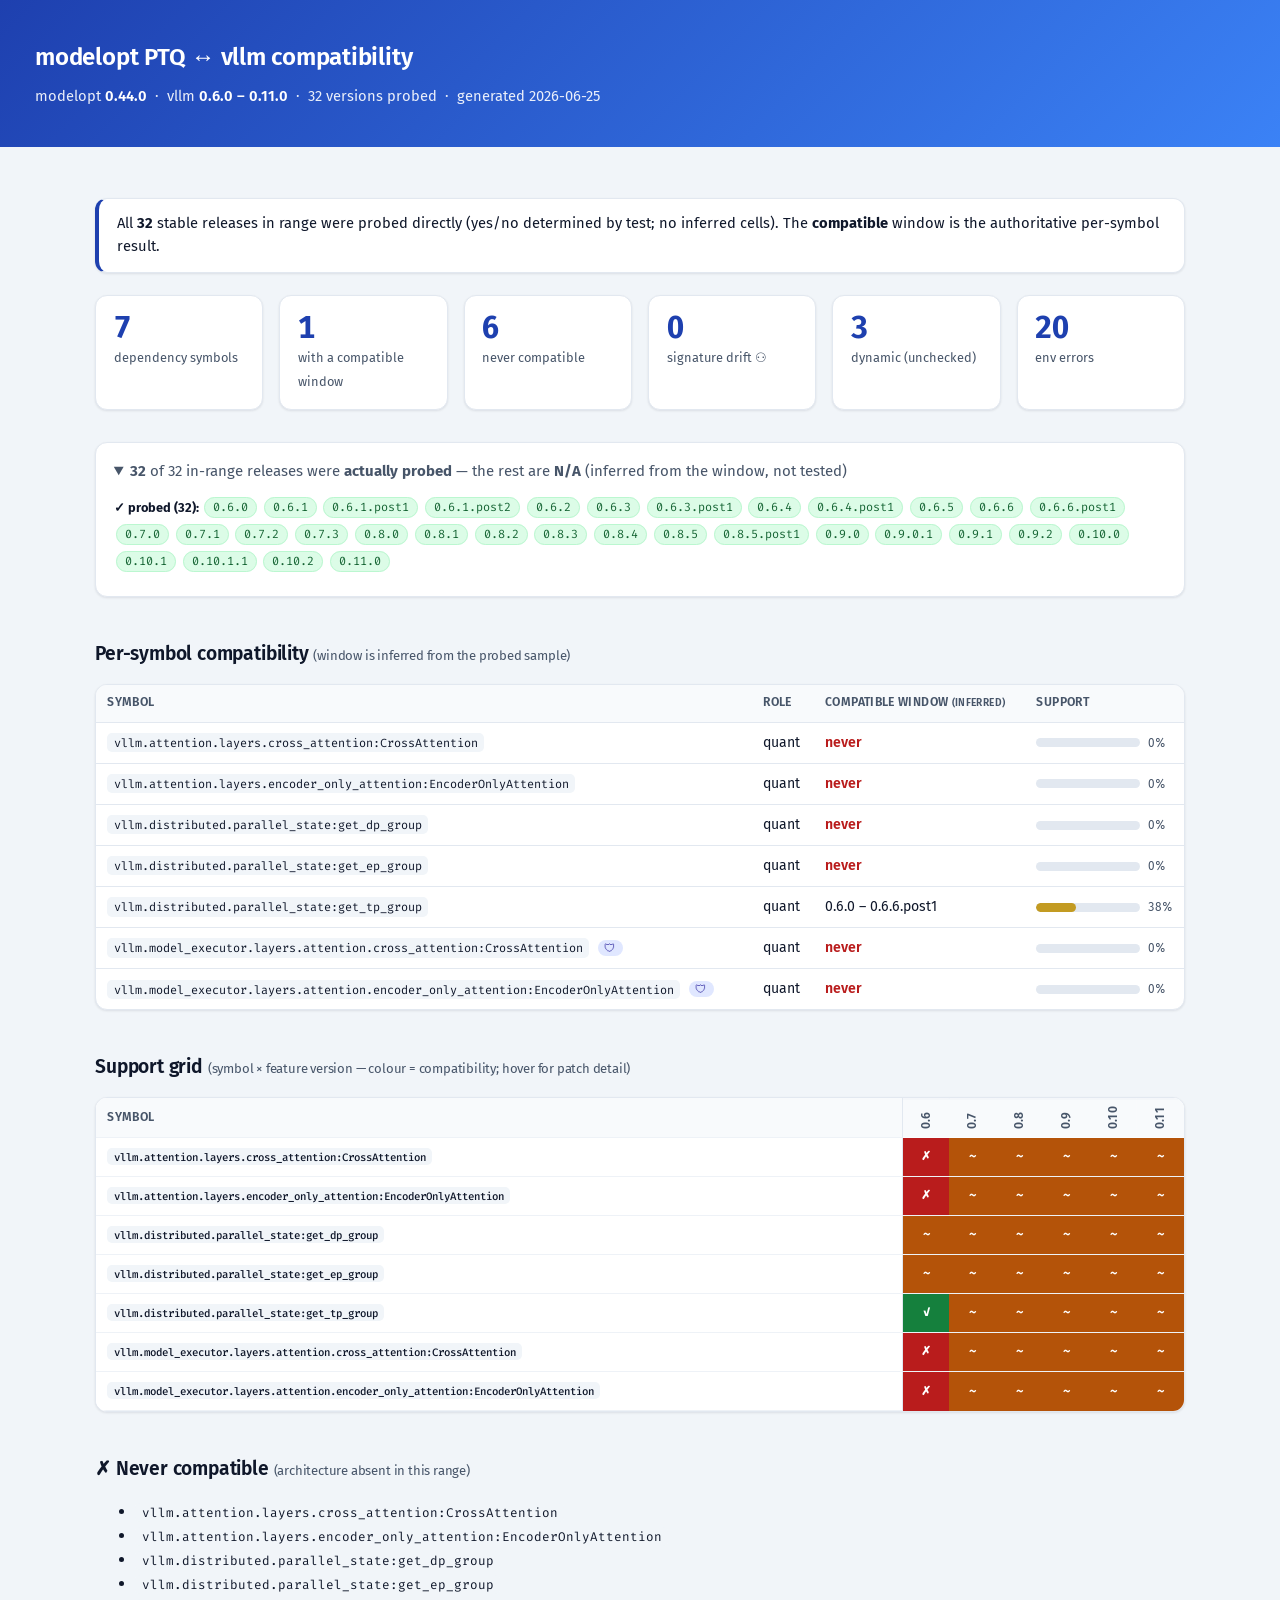
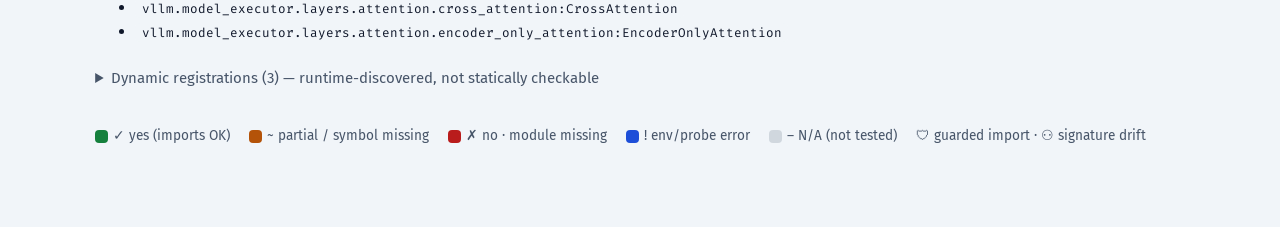
<file: report/modelopt044/vllm/compatibility.html>
<!DOCTYPE html>
<html lang="en"><head><meta charset="utf-8">
<meta name="viewport" content="width=device-width, initial-scale=1">
<title>modelopt 0.44.0 ↔ vllm compatibility</title>
<style>
/* Stylesheet for the modelopt ↔ transformers compatibility report.
   Inlined into compatibility.html at build time (the page stays self-contained).
   Design system: ui-ux-pro-max — blue-data + amber, Fira Sans / Fira Code,
   WCAG-minded contrast, focus states, reduced-motion, responsive. */
@import url('https://fonts.googleapis.com/css2?family=Fira+Code:wght@400;500;600;700&family=Fira+Sans:wght@300;400;500;600;700&display=swap');

:root {
  --bg:#f1f5f9; --surface:#fff; --line:#e2e8f0; --text:#0f172a; --muted:#475569;
  --primary:#1e40af; --primary2:#3b82f6; --accent:#f59e0b;
  --ok:#15803d; --warn:#b45309; --bad:#b91c1c; --env:#1d4ed8; --na:#cbd5e1;
  --ok-bg:#dcfce7; --warn-bg:#fef3c7; --bad-bg:#fee2e2; --env-bg:#dbeafe;
  --shadow:0 1px 3px rgba(15,23,42,.06),0 1px 2px rgba(15,23,42,.04); --radius:12px;
}
* { box-sizing:border-box; }
body { font-family:'Fira Sans',ui-sans-serif,-apple-system,Segoe UI,Roboto,sans-serif;
       margin:0; color:var(--text); background:var(--bg); line-height:1.6; font-size:15px;
       -webkit-font-smoothing:antialiased; }
code,.mono { font-family:'Fira Code',ui-monospace,SFMono-Regular,Menlo,monospace; }
a { color:var(--primary); }
:focus-visible { outline:2px solid var(--accent); outline-offset:2px; border-radius:4px; }

header { background:linear-gradient(135deg,var(--primary),var(--primary2)); color:#fff; padding:2.4rem 2.2rem; }
header h1 { margin:0 0 .5rem; font-size:1.5rem; font-weight:600; letter-spacing:-.01em; }
header .meta { color:rgba(255,255,255,.9); font-size:.92rem; } header .meta b { color:#fff; font-weight:600; }
main { max-width:1160px; margin:0 auto; padding:1.8rem 2.2rem 5rem; }

.note { background:var(--surface); border:1px solid var(--line); border-left:4px solid var(--primary);
        border-radius:var(--radius); padding:.8rem 1.1rem; margin:1.4rem 0; font-size:.92rem; box-shadow:var(--shadow); }
.cards { display:grid; grid-template-columns:repeat(auto-fit,minmax(140px,1fr)); gap:1rem; margin:1.4rem 0 2rem; }
.card { background:var(--surface); border:1px solid var(--line); border-radius:var(--radius); padding:1rem 1.1rem; box-shadow:var(--shadow); }
.card b { display:block; font-size:1.9rem; font-weight:700; line-height:1.1; color:var(--primary); font-variant-numeric:tabular-nums; }
.card span { font-size:.8rem; color:var(--muted); }

h2 { margin:2.6rem 0 .9rem; font-size:1.2rem; font-weight:600; letter-spacing:-.01em; }
h2 small { color:var(--muted); font-weight:400; font-size:.82rem; }

table { border-collapse:separate; border-spacing:0; background:var(--surface); font-size:.88rem; width:100%;
        border:1px solid var(--line); border-radius:var(--radius); overflow:hidden; box-shadow:var(--shadow); }
th,td { padding:.55rem .7rem; text-align:left; border-bottom:1px solid var(--line); }
tbody tr:last-child td { border-bottom:0; }
thead th, table tr:first-child th { background:#f8fafc; color:var(--muted); font-weight:600;
        font-size:.76rem; text-transform:uppercase; letter-spacing:.03em; }
tbody tr { transition:background .15s ease; } tbody tr:hover { background:#f8fafc; }
td.sym { white-space:nowrap; }
code { background:#f1f5f9; padding:.1rem .4rem; border-radius:5px; font-size:.84em; color:#0f172a; }

.tag { font-size:.72rem; padding:.08rem .4rem; border-radius:999px; margin-left:.3rem; white-space:nowrap; font-weight:500; }
.tag.drift { background:var(--warn-bg); color:#92400e; border:1px solid #fde68a; }
.tag.guard { background:#e0e7ff; color:#3730a3; }
.never { color:var(--bad); font-weight:600; }

.supcell { width:150px; white-space:nowrap; }
.bar { display:inline-block; width:104px; height:9px; background:#e2e8f0; border-radius:999px; overflow:hidden; vertical-align:middle; }
.bar span { display:block; height:100%; border-radius:999px; } .supcell small { margin-left:.45rem; color:var(--muted); font-variant-numeric:tabular-nums; }

.grid-wrap { overflow-x:auto; border:1px solid var(--line); border-radius:var(--radius); background:var(--surface); box-shadow:var(--shadow); }
.grid-wrap table { border:0; border-radius:0; box-shadow:none; font-size:.8rem; }
.grid-wrap th, .grid-wrap td { border-bottom:1px solid #eef2f7; }
th.vh { writing-mode:vertical-rl; transform:rotate(180deg); font-weight:500; padding:.5rem .2rem; white-space:nowrap; text-transform:none; letter-spacing:0; background:#f8fafc; }
th.vh.na { color:#94a3b8; }
th.rsym { position:sticky; left:0; background:var(--surface); white-space:nowrap; z-index:1; border-right:1px solid var(--line); font-weight:500; }
.grid-wrap tbody tr:hover th.rsym { background:#f8fafc; }
.grid-wrap td { min-width:30px; padding:0; height:26px; text-align:center; color:#fff; font-size:.78rem; font-weight:700; font-family:'Fira Code',monospace; }
td.ok{background:var(--ok)} td.warn{background:var(--warn)} td.bad{background:var(--bad)}
td.env{background:var(--env)} td.na{color:#94a3b8;background:repeating-linear-gradient(45deg,#fff,#fff 4px,#eef2f7 4px,#eef2f7 8px)}

ul.drift { list-style:none; padding:0; } ul.drift>li { background:var(--surface); border:1px solid var(--line); border-radius:var(--radius); padding:.8rem 1.1rem; margin-bottom:.7rem; box-shadow:var(--shadow); }
ul.drift>li>code:first-child { font-weight:600; }
.step { margin:.6rem 0 0; padding-left:.9rem; border-left:3px solid #e2e8f0; }
.step .v { display:inline-block; color:var(--primary); font-weight:600; font-size:.84rem; margin-bottom:.25rem; }
.cz { font-family:'Fira Code',monospace; font-size:.78rem; padding:.12rem .4rem; margin:.12rem .25rem .12rem 0; border-radius:5px; display:inline-block; }
.cz.add { color:#166534; background:var(--ok-bg); } .cz.del { color:#991b1b; background:var(--bad-bg); }
.cz.mod { color:#92400e; background:var(--warn-bg); } .cz.ret { color:#1e40af; background:var(--env-bg); }
.arr { color:var(--muted); }
.never-list code, .dyn code { color:var(--text); } .loc { color:var(--muted); font-size:.8em; }

details { margin-top:1.2rem; } summary { cursor:pointer; color:var(--muted); padding:.2rem 0; }
summary:hover { color:var(--primary); }
ul.dyn { columns:2; font-size:.85rem; }
details.probed { background:var(--surface); border:1px solid var(--line); border-radius:var(--radius); padding:.8rem 1.1rem; margin:1.4rem 0; box-shadow:var(--shadow); }
.chips { margin:.5rem 0; font-size:.8rem; line-height:2.1; }
.chip { background:var(--ok-bg); border:1px solid #bbf7d0; color:#166534; border-radius:999px; padding:.08rem .5rem; margin:.12rem; white-space:nowrap; font-family:'Fira Code',monospace; font-size:.74rem; }
.chip.na { background:#f1f5f9; border-color:#e2e8f0; color:#94a3b8; }
.legend { margin-top:2rem; font-size:.85rem; color:var(--muted); display:flex; gap:1.2rem; flex-wrap:wrap; align-items:center; }
.sw { display:inline-block; width:13px; height:13px; border-radius:4px; vertical-align:middle; margin-right:.3rem; }

@media (max-width:640px) { main { padding:1.2rem 1.1rem 3rem; } header { padding:1.6rem 1.2rem; } .cards { grid-template-columns:repeat(2,1fr); } }
@media (prefers-reduced-motion:reduce) { * { transition:none !important; } }

</style></head>
<body>
<header>
  <h1>modelopt PTQ ↔ vllm compatibility</h1>
  <div class="meta">modelopt <b>0.44.0</b> &nbsp;·&nbsp; vllm <b>0.6.0 – 0.11.0</b>
   &nbsp;·&nbsp; 32 versions probed &nbsp;·&nbsp; generated 2026-06-25</div>
</header>
<main>
  <div class="note">All <b>32</b> stable releases in range were probed directly (yes/no determined by test; no inferred cells). The <b>compatible</b> window is the authoritative per-symbol result.</div>
  <div class='cards'><div class='card'><b>7</b><span>dependency symbols</span></div><div class='card'><b>1</b><span>with a compatible window</span></div><div class='card'><b>6</b><span>never compatible</span></div><div class='card'><b>0</b><span>signature drift ⚇</span></div><div class='card'><b>3</b><span>dynamic (unchecked)</span></div><div class='card'><b>20</b><span>env errors</span></div></div>
  <details open class='probed'><summary><b>32</b> of 32 in-range releases were <b>actually probed</b> — the rest are <b>N/A</b> (inferred from the window, not tested)</summary><div class='chips'><b>✓ probed (32):</b> <span class='chip'>0.6.0</span> <span class='chip'>0.6.1</span> <span class='chip'>0.6.1.post1</span> <span class='chip'>0.6.1.post2</span> <span class='chip'>0.6.2</span> <span class='chip'>0.6.3</span> <span class='chip'>0.6.3.post1</span> <span class='chip'>0.6.4</span> <span class='chip'>0.6.4.post1</span> <span class='chip'>0.6.5</span> <span class='chip'>0.6.6</span> <span class='chip'>0.6.6.post1</span> <span class='chip'>0.7.0</span> <span class='chip'>0.7.1</span> <span class='chip'>0.7.2</span> <span class='chip'>0.7.3</span> <span class='chip'>0.8.0</span> <span class='chip'>0.8.1</span> <span class='chip'>0.8.2</span> <span class='chip'>0.8.3</span> <span class='chip'>0.8.4</span> <span class='chip'>0.8.5</span> <span class='chip'>0.8.5.post1</span> <span class='chip'>0.9.0</span> <span class='chip'>0.9.0.1</span> <span class='chip'>0.9.1</span> <span class='chip'>0.9.2</span> <span class='chip'>0.10.0</span> <span class='chip'>0.10.1</span> <span class='chip'>0.10.1.1</span> <span class='chip'>0.10.2</span> <span class='chip'>0.11.0</span></div></details>
  <h2>Per-symbol compatibility <small>(window is inferred from the probed sample)</small></h2><table><thead><tr><th>symbol</th><th>role</th><th>compatible window <small>(inferred)</small></th><th>support</th></tr></thead><tbody><tr><td class='sym'><code>vllm.attention.layers.cross_attention:CrossAttention</code> </td><td>quant</td><td><span class='never'>never</span></td><td class='supcell'><div class='bar'><span style='width:0%;background:hsl(0 70% 45%)'></span></div><small>0%</small></td></tr><tr><td class='sym'><code>vllm.attention.layers.encoder_only_attention:EncoderOnlyAttention</code> </td><td>quant</td><td><span class='never'>never</span></td><td class='supcell'><div class='bar'><span style='width:0%;background:hsl(0 70% 45%)'></span></div><small>0%</small></td></tr><tr><td class='sym'><code>vllm.distributed.parallel_state:get_dp_group</code> </td><td>quant</td><td><span class='never'>never</span></td><td class='supcell'><div class='bar'><span style='width:0%;background:hsl(0 70% 45%)'></span></div><small>0%</small></td></tr><tr><td class='sym'><code>vllm.distributed.parallel_state:get_ep_group</code> </td><td>quant</td><td><span class='never'>never</span></td><td class='supcell'><div class='bar'><span style='width:0%;background:hsl(0 70% 45%)'></span></div><small>0%</small></td></tr><tr><td class='sym'><code>vllm.distributed.parallel_state:get_tp_group</code> </td><td>quant</td><td>0.6.0 – 0.6.6.post1</td><td class='supcell'><div class='bar'><span style='width:38%;background:hsl(45 70% 45%)'></span></div><small>38%</small></td></tr><tr><td class='sym'><code>vllm.model_executor.layers.attention.cross_attention:CrossAttention</code> <span class='tag guard'>🛡</span></td><td>quant</td><td><span class='never'>never</span></td><td class='supcell'><div class='bar'><span style='width:0%;background:hsl(0 70% 45%)'></span></div><small>0%</small></td></tr><tr><td class='sym'><code>vllm.model_executor.layers.attention.encoder_only_attention:EncoderOnlyAttention</code> <span class='tag guard'>🛡</span></td><td>quant</td><td><span class='never'>never</span></td><td class='supcell'><div class='bar'><span style='width:0%;background:hsl(0 70% 45%)'></span></div><small>0%</small></td></tr></tbody></table>
  <h2>Support grid <small>(symbol × feature version — colour = compatibility; hover for patch detail)</small></h2><div class='grid-wrap'><table><tr><th class='rsym'>symbol</th><th class='vh'>0.6</th><th class='vh'>0.7</th><th class='vh'>0.8</th><th class='vh'>0.9</th><th class='vh'>0.10</th><th class='vh'>0.11</th></tr><tr><th class='rsym'><code>vllm.attention.layers.cross_attention:CrossAttention</code></th><td class='bad' title='0.6: 0.6.0 no·mod, 0.6.1 no·mod, 0.6.1.post1 no·mod, 0.6.1.post2 no·mod, 0.6.2 no·mod, 0.6.3 no·mod, 0.6.3.post1 no·mod, 0.6.4 no·mod, 0.6.4.post1 no·mod, 0.6.5 no·mod, 0.6.6 no·mod, 0.6.6.post1 no·mod'>✗</td><td class='warn' title='0.7: 0.7.0 probe, 0.7.1 probe, 0.7.2 probe, 0.7.3 probe'>~</td><td class='warn' title='0.8: 0.8.0 probe, 0.8.1 probe, 0.8.2 probe, 0.8.3 probe, 0.8.4 probe, 0.8.5 probe, 0.8.5.post1 probe'>~</td><td class='warn' title='0.9: 0.9.0 probe, 0.9.0.1 probe, 0.9.1 probe, 0.9.2 probe'>~</td><td class='warn' title='0.10: 0.10.0 probe, 0.10.1 probe, 0.10.1.1 probe, 0.10.2 probe'>~</td><td class='warn' title='0.11: 0.11.0 probe'>~</td></tr><tr><th class='rsym'><code>vllm.attention.layers.encoder_only_attention:EncoderOnlyAttention</code></th><td class='bad' title='0.6: 0.6.0 no·mod, 0.6.1 no·mod, 0.6.1.post1 no·mod, 0.6.1.post2 no·mod, 0.6.2 no·mod, 0.6.3 no·mod, 0.6.3.post1 no·mod, 0.6.4 no·mod, 0.6.4.post1 no·mod, 0.6.5 no·mod, 0.6.6 no·mod, 0.6.6.post1 no·mod'>✗</td><td class='warn' title='0.7: 0.7.0 probe, 0.7.1 probe, 0.7.2 probe, 0.7.3 probe'>~</td><td class='warn' title='0.8: 0.8.0 probe, 0.8.1 probe, 0.8.2 probe, 0.8.3 probe, 0.8.4 probe, 0.8.5 probe, 0.8.5.post1 probe'>~</td><td class='warn' title='0.9: 0.9.0 probe, 0.9.0.1 probe, 0.9.1 probe, 0.9.2 probe'>~</td><td class='warn' title='0.10: 0.10.0 probe, 0.10.1 probe, 0.10.1.1 probe, 0.10.2 probe'>~</td><td class='warn' title='0.11: 0.11.0 probe'>~</td></tr><tr><th class='rsym'><code>vllm.distributed.parallel_state:get_dp_group</code></th><td class='warn' title='0.6: 0.6.0 no·sym, 0.6.1 no·sym, 0.6.1.post1 no·sym, 0.6.1.post2 no·sym, 0.6.2 no·sym, 0.6.3 no·sym, 0.6.3.post1 no·sym, 0.6.4 no·sym, 0.6.4.post1 no·sym, 0.6.5 no·sym, 0.6.6 no·sym, 0.6.6.post1 no·sym'>~</td><td class='warn' title='0.7: 0.7.0 probe, 0.7.1 probe, 0.7.2 probe, 0.7.3 probe'>~</td><td class='warn' title='0.8: 0.8.0 probe, 0.8.1 probe, 0.8.2 probe, 0.8.3 probe, 0.8.4 probe, 0.8.5 probe, 0.8.5.post1 probe'>~</td><td class='warn' title='0.9: 0.9.0 probe, 0.9.0.1 probe, 0.9.1 probe, 0.9.2 probe'>~</td><td class='warn' title='0.10: 0.10.0 probe, 0.10.1 probe, 0.10.1.1 probe, 0.10.2 probe'>~</td><td class='warn' title='0.11: 0.11.0 probe'>~</td></tr><tr><th class='rsym'><code>vllm.distributed.parallel_state:get_ep_group</code></th><td class='warn' title='0.6: 0.6.0 no·sym, 0.6.1 no·sym, 0.6.1.post1 no·sym, 0.6.1.post2 no·sym, 0.6.2 no·sym, 0.6.3 no·sym, 0.6.3.post1 no·sym, 0.6.4 no·sym, 0.6.4.post1 no·sym, 0.6.5 no·sym, 0.6.6 no·sym, 0.6.6.post1 no·sym'>~</td><td class='warn' title='0.7: 0.7.0 probe, 0.7.1 probe, 0.7.2 probe, 0.7.3 probe'>~</td><td class='warn' title='0.8: 0.8.0 probe, 0.8.1 probe, 0.8.2 probe, 0.8.3 probe, 0.8.4 probe, 0.8.5 probe, 0.8.5.post1 probe'>~</td><td class='warn' title='0.9: 0.9.0 probe, 0.9.0.1 probe, 0.9.1 probe, 0.9.2 probe'>~</td><td class='warn' title='0.10: 0.10.0 probe, 0.10.1 probe, 0.10.1.1 probe, 0.10.2 probe'>~</td><td class='warn' title='0.11: 0.11.0 probe'>~</td></tr><tr><th class='rsym'><code>vllm.distributed.parallel_state:get_tp_group</code></th><td class='ok' title='0.6: 0.6.0 yes, 0.6.1 yes, 0.6.1.post1 yes, 0.6.1.post2 yes, 0.6.2 yes, 0.6.3 yes, 0.6.3.post1 yes, 0.6.4 yes, 0.6.4.post1 yes, 0.6.5 yes, 0.6.6 yes, 0.6.6.post1 yes'>✓</td><td class='warn' title='0.7: 0.7.0 probe, 0.7.1 probe, 0.7.2 probe, 0.7.3 probe'>~</td><td class='warn' title='0.8: 0.8.0 probe, 0.8.1 probe, 0.8.2 probe, 0.8.3 probe, 0.8.4 probe, 0.8.5 probe, 0.8.5.post1 probe'>~</td><td class='warn' title='0.9: 0.9.0 probe, 0.9.0.1 probe, 0.9.1 probe, 0.9.2 probe'>~</td><td class='warn' title='0.10: 0.10.0 probe, 0.10.1 probe, 0.10.1.1 probe, 0.10.2 probe'>~</td><td class='warn' title='0.11: 0.11.0 probe'>~</td></tr><tr><th class='rsym'><code>vllm.model_executor.layers.attention.cross_attention:CrossAttention</code></th><td class='bad' title='0.6: 0.6.0 no·mod, 0.6.1 no·mod, 0.6.1.post1 no·mod, 0.6.1.post2 no·mod, 0.6.2 no·mod, 0.6.3 no·mod, 0.6.3.post1 no·mod, 0.6.4 no·mod, 0.6.4.post1 no·mod, 0.6.5 no·mod, 0.6.6 no·mod, 0.6.6.post1 no·mod'>✗</td><td class='warn' title='0.7: 0.7.0 probe, 0.7.1 probe, 0.7.2 probe, 0.7.3 probe'>~</td><td class='warn' title='0.8: 0.8.0 probe, 0.8.1 probe, 0.8.2 probe, 0.8.3 probe, 0.8.4 probe, 0.8.5 probe, 0.8.5.post1 probe'>~</td><td class='warn' title='0.9: 0.9.0 probe, 0.9.0.1 probe, 0.9.1 probe, 0.9.2 probe'>~</td><td class='warn' title='0.10: 0.10.0 probe, 0.10.1 probe, 0.10.1.1 probe, 0.10.2 probe'>~</td><td class='warn' title='0.11: 0.11.0 probe'>~</td></tr><tr><th class='rsym'><code>vllm.model_executor.layers.attention.encoder_only_attention:EncoderOnlyAttention</code></th><td class='bad' title='0.6: 0.6.0 no·mod, 0.6.1 no·mod, 0.6.1.post1 no·mod, 0.6.1.post2 no·mod, 0.6.2 no·mod, 0.6.3 no·mod, 0.6.3.post1 no·mod, 0.6.4 no·mod, 0.6.4.post1 no·mod, 0.6.5 no·mod, 0.6.6 no·mod, 0.6.6.post1 no·mod'>✗</td><td class='warn' title='0.7: 0.7.0 probe, 0.7.1 probe, 0.7.2 probe, 0.7.3 probe'>~</td><td class='warn' title='0.8: 0.8.0 probe, 0.8.1 probe, 0.8.2 probe, 0.8.3 probe, 0.8.4 probe, 0.8.5 probe, 0.8.5.post1 probe'>~</td><td class='warn' title='0.9: 0.9.0 probe, 0.9.0.1 probe, 0.9.1 probe, 0.9.2 probe'>~</td><td class='warn' title='0.10: 0.10.0 probe, 0.10.1 probe, 0.10.1.1 probe, 0.10.2 probe'>~</td><td class='warn' title='0.11: 0.11.0 probe'>~</td></tr></table></div>
  
  <h2>✗ Never compatible <small>(architecture absent in this range)</small></h2><ul class='never-list'><li><code>vllm.attention.layers.cross_attention:CrossAttention</code></li><li><code>vllm.attention.layers.encoder_only_attention:EncoderOnlyAttention</code></li><li><code>vllm.distributed.parallel_state:get_dp_group</code></li><li><code>vllm.distributed.parallel_state:get_ep_group</code></li><li><code>vllm.model_executor.layers.attention.cross_attention:CrossAttention</code></li><li><code>vllm.model_executor.layers.attention.encoder_only_attention:EncoderOnlyAttention</code></li></ul>
  <details><summary>Dynamic registrations (3) — runtime-discovered, not statically checkable</summary><ul class='dyn'><li><code>CrossAttention</code> <span class='loc'>modelopt/torch/quantization/plugins/vllm.py:518</span></li><li><code>EncoderOnlyAttention</code> <span class='loc'>modelopt/torch/quantization/plugins/vllm.py:525</span></li><li><code>VllmMLAAttention</code> <span class='loc'>modelopt/torch/quantization/plugins/vllm.py:532</span></li></ul></details>
  <div class='legend'><span><span class='sw' style='background:var(--ok)'></span>✓ yes (imports OK)</span><span><span class='sw' style='background:var(--warn)'></span>~ partial / symbol missing</span><span><span class='sw' style='background:var(--bad)'></span>✗ no · module missing</span><span><span class='sw' style='background:var(--env)'></span>! env/probe error</span><span><span class='sw' style='background:#d0d7de'></span>– N/A (not tested)</span><span>🛡 guarded import · ⚇ signature drift</span></div>
</main>
</body></html>
</file>
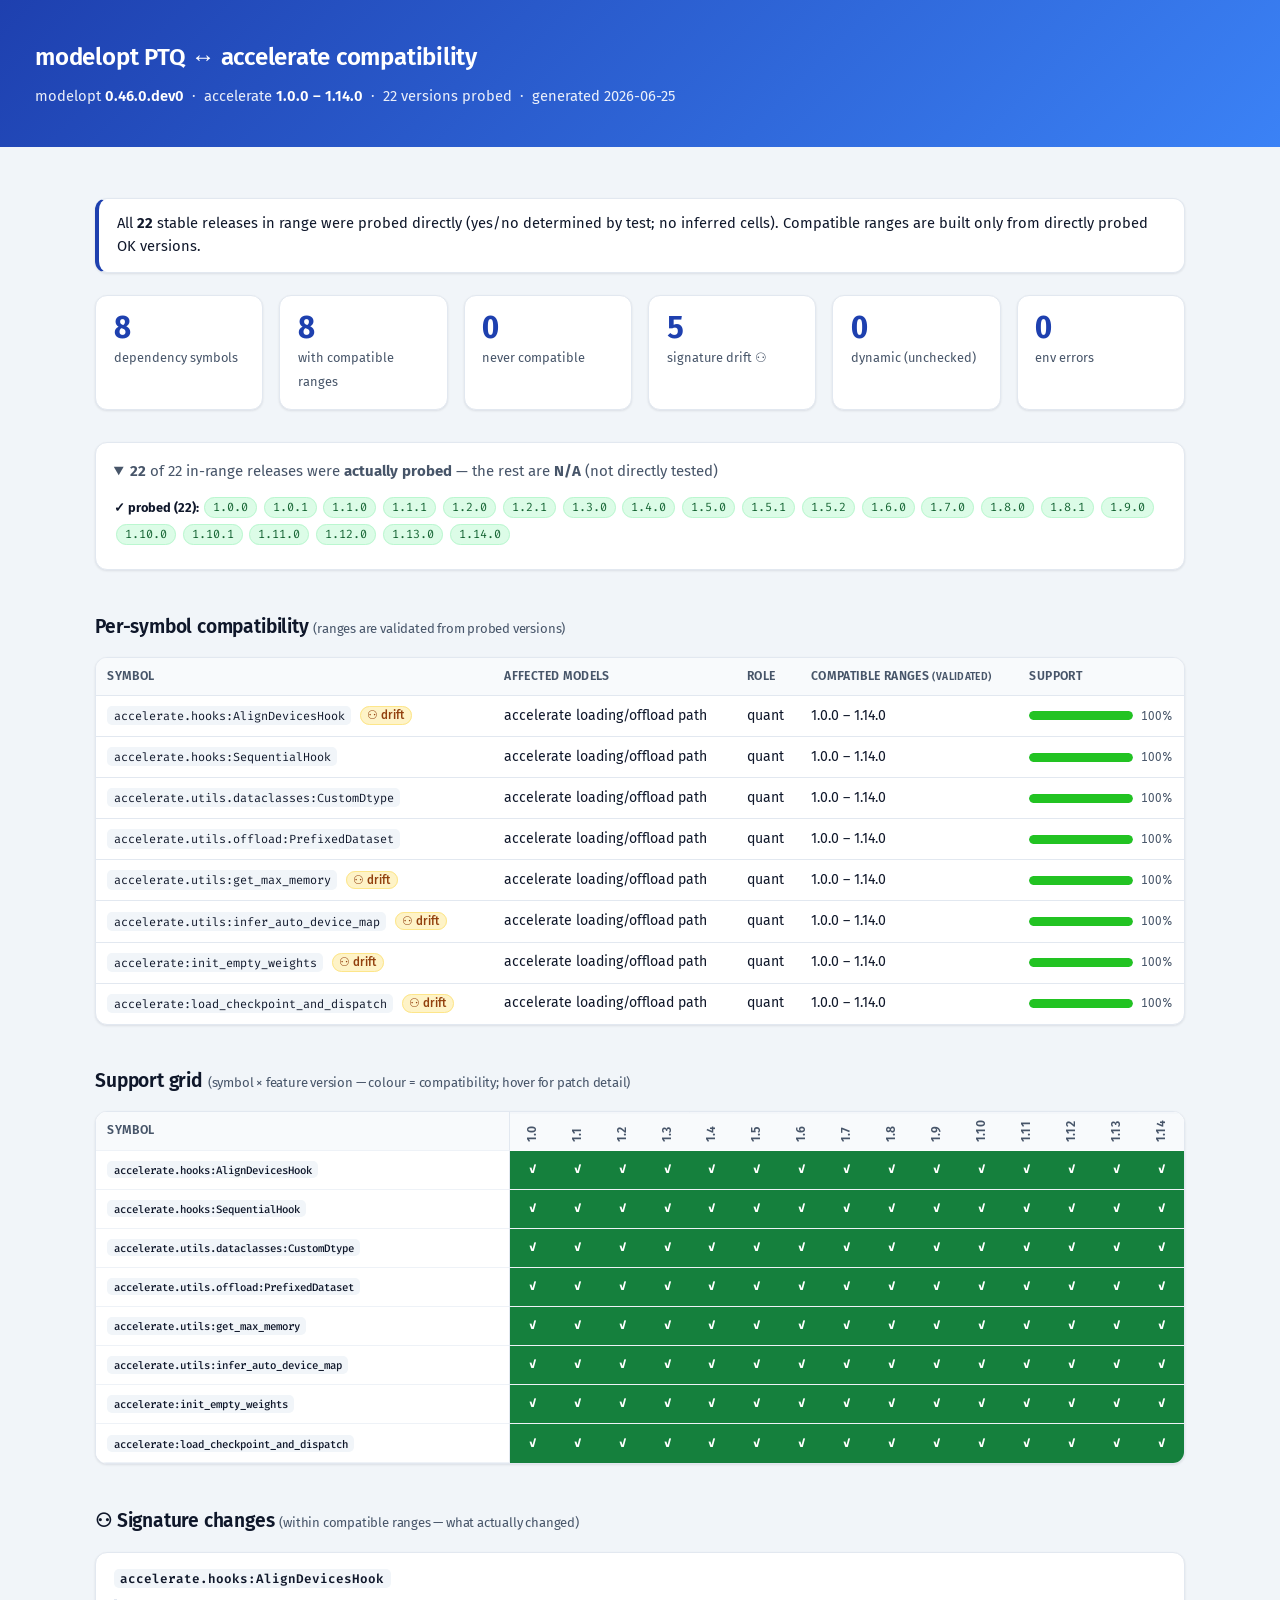
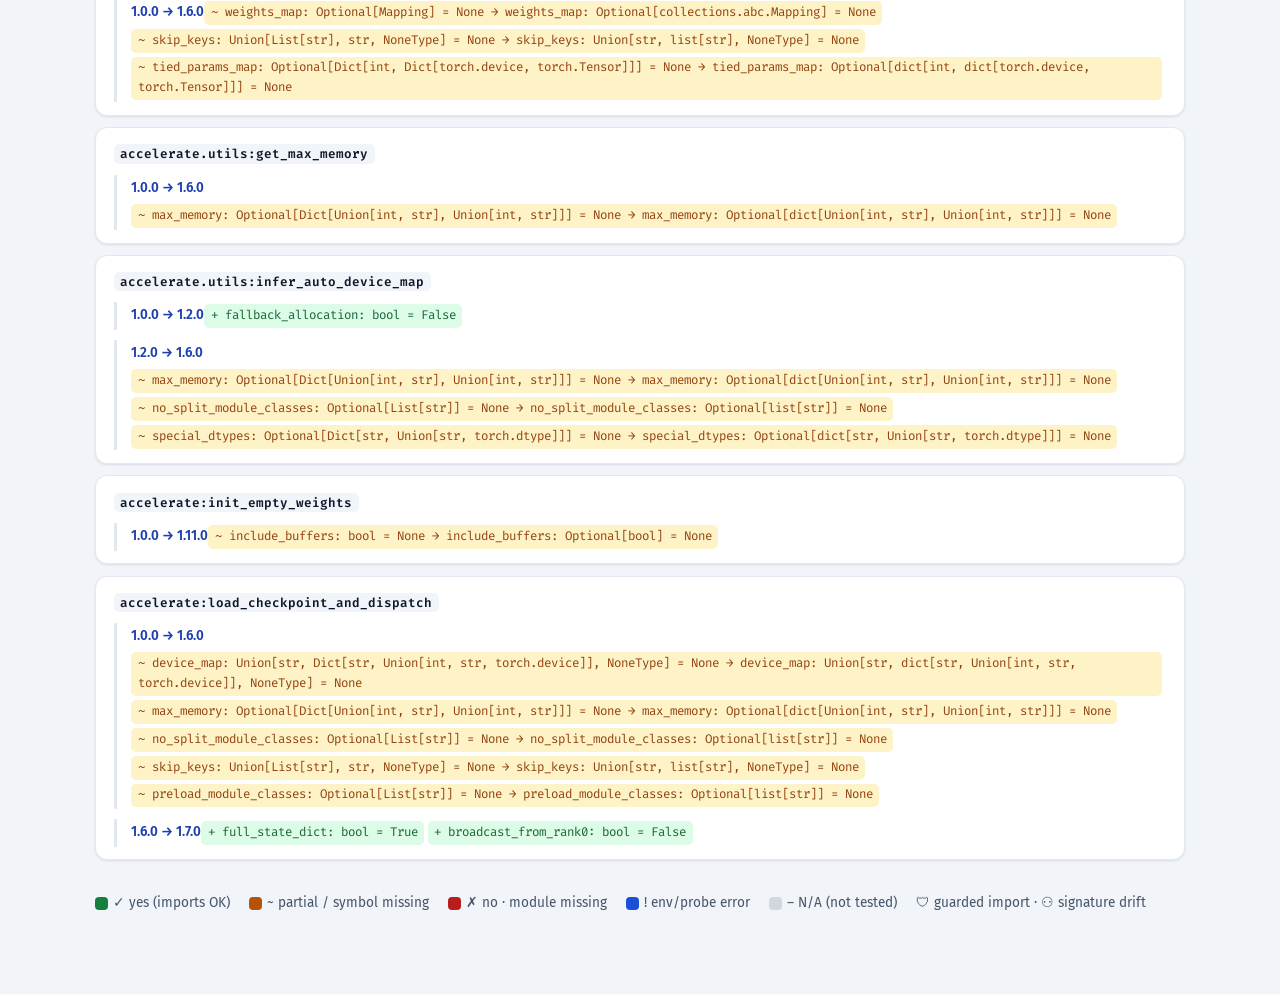
<file: report/modelopt046dev/accelerate/compatibility.html>
<!DOCTYPE html>
<html lang="en"><head><meta charset="utf-8">
<meta name="viewport" content="width=device-width, initial-scale=1">
<title>modelopt 0.46.0.dev0 ↔ accelerate compatibility</title>
<style>
/* Stylesheet for the modelopt ↔ transformers compatibility report.
   Inlined into compatibility.html at build time (the page stays self-contained).
   Design system: ui-ux-pro-max — blue-data + amber, Fira Sans / Fira Code,
   WCAG-minded contrast, focus states, reduced-motion, responsive. */
@import url('https://fonts.googleapis.com/css2?family=Fira+Code:wght@400;500;600;700&family=Fira+Sans:wght@300;400;500;600;700&display=swap');

:root {
  --bg:#f1f5f9; --surface:#fff; --line:#e2e8f0; --text:#0f172a; --muted:#475569;
  --primary:#1e40af; --primary2:#3b82f6; --accent:#f59e0b;
  --ok:#15803d; --warn:#b45309; --bad:#b91c1c; --env:#1d4ed8; --na:#cbd5e1;
  --ok-bg:#dcfce7; --warn-bg:#fef3c7; --bad-bg:#fee2e2; --env-bg:#dbeafe;
  --shadow:0 1px 3px rgba(15,23,42,.06),0 1px 2px rgba(15,23,42,.04); --radius:12px;
}
* { box-sizing:border-box; }
body { font-family:'Fira Sans',ui-sans-serif,-apple-system,Segoe UI,Roboto,sans-serif;
       margin:0; color:var(--text); background:var(--bg); line-height:1.6; font-size:15px;
       -webkit-font-smoothing:antialiased; }
code,.mono { font-family:'Fira Code',ui-monospace,SFMono-Regular,Menlo,monospace; }
a { color:var(--primary); }
:focus-visible { outline:2px solid var(--accent); outline-offset:2px; border-radius:4px; }

header { background:linear-gradient(135deg,var(--primary),var(--primary2)); color:#fff; padding:2.4rem 2.2rem; }
header h1 { margin:0 0 .5rem; font-size:1.5rem; font-weight:600; letter-spacing:-.01em; }
header .meta { color:rgba(255,255,255,.9); font-size:.92rem; } header .meta b { color:#fff; font-weight:600; }
main { max-width:1160px; margin:0 auto; padding:1.8rem 2.2rem 5rem; }

.note { background:var(--surface); border:1px solid var(--line); border-left:4px solid var(--primary);
        border-radius:var(--radius); padding:.8rem 1.1rem; margin:1.4rem 0; font-size:.92rem; box-shadow:var(--shadow); }
.cards { display:grid; grid-template-columns:repeat(auto-fit,minmax(140px,1fr)); gap:1rem; margin:1.4rem 0 2rem; }
.card { background:var(--surface); border:1px solid var(--line); border-radius:var(--radius); padding:1rem 1.1rem; box-shadow:var(--shadow); }
.card b { display:block; font-size:1.9rem; font-weight:700; line-height:1.1; color:var(--primary); font-variant-numeric:tabular-nums; }
.card span { font-size:.8rem; color:var(--muted); }

h2 { margin:2.6rem 0 .9rem; font-size:1.2rem; font-weight:600; letter-spacing:-.01em; }
h2 small { color:var(--muted); font-weight:400; font-size:.82rem; }

table { border-collapse:separate; border-spacing:0; background:var(--surface); font-size:.88rem; width:100%;
        border:1px solid var(--line); border-radius:var(--radius); overflow:hidden; box-shadow:var(--shadow); }
th,td { padding:.55rem .7rem; text-align:left; border-bottom:1px solid var(--line); }
tbody tr:last-child td { border-bottom:0; }
thead th, table tr:first-child th { background:#f8fafc; color:var(--muted); font-weight:600;
        font-size:.76rem; text-transform:uppercase; letter-spacing:.03em; }
tbody tr { transition:background .15s ease; } tbody tr:hover { background:#f8fafc; }
td.sym { white-space:nowrap; }
code { background:#f1f5f9; padding:.1rem .4rem; border-radius:5px; font-size:.84em; color:#0f172a; }

.tag { font-size:.72rem; padding:.08rem .4rem; border-radius:999px; margin-left:.3rem; white-space:nowrap; font-weight:500; }
.tag.drift { background:var(--warn-bg); color:#92400e; border:1px solid #fde68a; }
.tag.guard { background:#e0e7ff; color:#3730a3; }
.never { color:var(--bad); font-weight:600; }

.supcell { width:150px; white-space:nowrap; }
.bar { display:inline-block; width:104px; height:9px; background:#e2e8f0; border-radius:999px; overflow:hidden; vertical-align:middle; }
.bar span { display:block; height:100%; border-radius:999px; } .supcell small { margin-left:.45rem; color:var(--muted); font-variant-numeric:tabular-nums; }

.grid-wrap { overflow-x:auto; border:1px solid var(--line); border-radius:var(--radius); background:var(--surface); box-shadow:var(--shadow); }
.grid-wrap table { border:0; border-radius:0; box-shadow:none; font-size:.8rem; }
.grid-wrap th, .grid-wrap td { border-bottom:1px solid #eef2f7; }
th.vh { writing-mode:vertical-rl; transform:rotate(180deg); font-weight:500; padding:.5rem .2rem; white-space:nowrap; text-transform:none; letter-spacing:0; background:#f8fafc; }
th.vh.na { color:#94a3b8; }
th.rsym { position:sticky; left:0; background:var(--surface); white-space:nowrap; z-index:1; border-right:1px solid var(--line); font-weight:500; }
.grid-wrap tbody tr:hover th.rsym { background:#f8fafc; }
.grid-wrap td { min-width:30px; padding:0; height:26px; text-align:center; color:#fff; font-size:.78rem; font-weight:700; font-family:'Fira Code',monospace; }
td.ok{background:var(--ok)} td.warn{background:var(--warn)} td.bad{background:var(--bad)}
td.env{background:var(--env)} td.na{color:#94a3b8;background:repeating-linear-gradient(45deg,#fff,#fff 4px,#eef2f7 4px,#eef2f7 8px)}

ul.drift { list-style:none; padding:0; } ul.drift>li { background:var(--surface); border:1px solid var(--line); border-radius:var(--radius); padding:.8rem 1.1rem; margin-bottom:.7rem; box-shadow:var(--shadow); }
ul.drift>li>code:first-child { font-weight:600; }
.step { margin:.6rem 0 0; padding-left:.9rem; border-left:3px solid #e2e8f0; }
.step .v { display:inline-block; color:var(--primary); font-weight:600; font-size:.84rem; margin-bottom:.25rem; }
.cz { font-family:'Fira Code',monospace; font-size:.78rem; padding:.12rem .4rem; margin:.12rem .25rem .12rem 0; border-radius:5px; display:inline-block; }
.cz.add { color:#166534; background:var(--ok-bg); } .cz.del { color:#991b1b; background:var(--bad-bg); }
.cz.mod { color:#92400e; background:var(--warn-bg); } .cz.ret { color:#1e40af; background:var(--env-bg); }
.arr { color:var(--muted); }
.never-list code, .dyn code { color:var(--text); } .loc { color:var(--muted); font-size:.8em; }

details { margin-top:1.2rem; } summary { cursor:pointer; color:var(--muted); padding:.2rem 0; }
summary:hover { color:var(--primary); }
ul.dyn { columns:2; font-size:.85rem; }
details.probed { background:var(--surface); border:1px solid var(--line); border-radius:var(--radius); padding:.8rem 1.1rem; margin:1.4rem 0; box-shadow:var(--shadow); }
.chips { margin:.5rem 0; font-size:.8rem; line-height:2.1; }
.chip { background:var(--ok-bg); border:1px solid #bbf7d0; color:#166534; border-radius:999px; padding:.08rem .5rem; margin:.12rem; white-space:nowrap; font-family:'Fira Code',monospace; font-size:.74rem; }
.chip.na { background:#f1f5f9; border-color:#e2e8f0; color:#94a3b8; }
.legend { margin-top:2rem; font-size:.85rem; color:var(--muted); display:flex; gap:1.2rem; flex-wrap:wrap; align-items:center; }
.sw { display:inline-block; width:13px; height:13px; border-radius:4px; vertical-align:middle; margin-right:.3rem; }

@media (max-width:640px) { main { padding:1.2rem 1.1rem 3rem; } header { padding:1.6rem 1.2rem; } .cards { grid-template-columns:repeat(2,1fr); } }
@media (prefers-reduced-motion:reduce) { * { transition:none !important; } }

</style></head>
<body>
<header>
  <h1>modelopt PTQ ↔ accelerate compatibility</h1>
  <div class="meta">modelopt <b>0.46.0.dev0</b> &nbsp;·&nbsp; accelerate <b>1.0.0 – 1.14.0</b>
   &nbsp;·&nbsp; 22 versions probed &nbsp;·&nbsp; generated 2026-06-25</div>
</header>
<main>
  <div class="note">All <b>22</b> stable releases in range were probed directly (yes/no determined by test; no inferred cells). Compatible ranges are built only from directly probed OK versions.</div>
  <div class='cards'><div class='card'><b>8</b><span>dependency symbols</span></div><div class='card'><b>8</b><span>with compatible ranges</span></div><div class='card'><b>0</b><span>never compatible</span></div><div class='card'><b>5</b><span>signature drift ⚇</span></div><div class='card'><b>0</b><span>dynamic (unchecked)</span></div><div class='card'><b>0</b><span>env errors</span></div></div>
  <details open class='probed'><summary><b>22</b> of 22 in-range releases were <b>actually probed</b> — the rest are <b>N/A</b> (not directly tested)</summary><div class='chips'><b>✓ probed (22):</b> <span class='chip'>1.0.0</span> <span class='chip'>1.0.1</span> <span class='chip'>1.1.0</span> <span class='chip'>1.1.1</span> <span class='chip'>1.2.0</span> <span class='chip'>1.2.1</span> <span class='chip'>1.3.0</span> <span class='chip'>1.4.0</span> <span class='chip'>1.5.0</span> <span class='chip'>1.5.1</span> <span class='chip'>1.5.2</span> <span class='chip'>1.6.0</span> <span class='chip'>1.7.0</span> <span class='chip'>1.8.0</span> <span class='chip'>1.8.1</span> <span class='chip'>1.9.0</span> <span class='chip'>1.10.0</span> <span class='chip'>1.10.1</span> <span class='chip'>1.11.0</span> <span class='chip'>1.12.0</span> <span class='chip'>1.13.0</span> <span class='chip'>1.14.0</span></div></details>
  <h2>Per-symbol compatibility <small>(ranges are validated from probed versions)</small></h2><table><thead><tr><th>symbol</th><th>affected models</th><th>role</th><th>compatible ranges <small>(validated)</small></th><th>support</th></tr></thead><tbody><tr><td class='sym'><code>accelerate.hooks:AlignDevicesHook</code> <span class='tag drift' title='signature changed within compatible ranges'>⚇ drift</span></td><td>accelerate loading/offload path</td><td>quant</td><td>1.0.0 – 1.14.0</td><td class='supcell'><div class='bar'><span style='width:100%;background:hsl(120 70% 45%)'></span></div><small>100%</small></td></tr><tr><td class='sym'><code>accelerate.hooks:SequentialHook</code> </td><td>accelerate loading/offload path</td><td>quant</td><td>1.0.0 – 1.14.0</td><td class='supcell'><div class='bar'><span style='width:100%;background:hsl(120 70% 45%)'></span></div><small>100%</small></td></tr><tr><td class='sym'><code>accelerate.utils.dataclasses:CustomDtype</code> </td><td>accelerate loading/offload path</td><td>quant</td><td>1.0.0 – 1.14.0</td><td class='supcell'><div class='bar'><span style='width:100%;background:hsl(120 70% 45%)'></span></div><small>100%</small></td></tr><tr><td class='sym'><code>accelerate.utils.offload:PrefixedDataset</code> </td><td>accelerate loading/offload path</td><td>quant</td><td>1.0.0 – 1.14.0</td><td class='supcell'><div class='bar'><span style='width:100%;background:hsl(120 70% 45%)'></span></div><small>100%</small></td></tr><tr><td class='sym'><code>accelerate.utils:get_max_memory</code> <span class='tag drift' title='signature changed within compatible ranges'>⚇ drift</span></td><td>accelerate loading/offload path</td><td>quant</td><td>1.0.0 – 1.14.0</td><td class='supcell'><div class='bar'><span style='width:100%;background:hsl(120 70% 45%)'></span></div><small>100%</small></td></tr><tr><td class='sym'><code>accelerate.utils:infer_auto_device_map</code> <span class='tag drift' title='signature changed within compatible ranges'>⚇ drift</span></td><td>accelerate loading/offload path</td><td>quant</td><td>1.0.0 – 1.14.0</td><td class='supcell'><div class='bar'><span style='width:100%;background:hsl(120 70% 45%)'></span></div><small>100%</small></td></tr><tr><td class='sym'><code>accelerate:init_empty_weights</code> <span class='tag drift' title='signature changed within compatible ranges'>⚇ drift</span></td><td>accelerate loading/offload path</td><td>quant</td><td>1.0.0 – 1.14.0</td><td class='supcell'><div class='bar'><span style='width:100%;background:hsl(120 70% 45%)'></span></div><small>100%</small></td></tr><tr><td class='sym'><code>accelerate:load_checkpoint_and_dispatch</code> <span class='tag drift' title='signature changed within compatible ranges'>⚇ drift</span></td><td>accelerate loading/offload path</td><td>quant</td><td>1.0.0 – 1.14.0</td><td class='supcell'><div class='bar'><span style='width:100%;background:hsl(120 70% 45%)'></span></div><small>100%</small></td></tr></tbody></table>
  <h2>Support grid <small>(symbol × feature version — colour = compatibility; hover for patch detail)</small></h2><div class='grid-wrap'><table><tr><th class='rsym'>symbol</th><th class='vh'>1.0</th><th class='vh'>1.1</th><th class='vh'>1.2</th><th class='vh'>1.3</th><th class='vh'>1.4</th><th class='vh'>1.5</th><th class='vh'>1.6</th><th class='vh'>1.7</th><th class='vh'>1.8</th><th class='vh'>1.9</th><th class='vh'>1.10</th><th class='vh'>1.11</th><th class='vh'>1.12</th><th class='vh'>1.13</th><th class='vh'>1.14</th></tr><tr><th class='rsym'><code>accelerate.hooks:AlignDevicesHook</code></th><td class='ok' title='1.0: 1.0.0 yes, 1.0.1 yes'>✓</td><td class='ok' title='1.1: 1.1.0 yes, 1.1.1 yes'>✓</td><td class='ok' title='1.2: 1.2.0 yes, 1.2.1 yes'>✓</td><td class='ok' title='1.3: 1.3.0 yes'>✓</td><td class='ok' title='1.4: 1.4.0 yes'>✓</td><td class='ok' title='1.5: 1.5.0 yes, 1.5.1 yes, 1.5.2 yes'>✓</td><td class='ok' title='1.6: 1.6.0 yes'>✓</td><td class='ok' title='1.7: 1.7.0 yes'>✓</td><td class='ok' title='1.8: 1.8.0 yes, 1.8.1 yes'>✓</td><td class='ok' title='1.9: 1.9.0 yes'>✓</td><td class='ok' title='1.10: 1.10.0 yes, 1.10.1 yes'>✓</td><td class='ok' title='1.11: 1.11.0 yes'>✓</td><td class='ok' title='1.12: 1.12.0 yes'>✓</td><td class='ok' title='1.13: 1.13.0 yes'>✓</td><td class='ok' title='1.14: 1.14.0 yes'>✓</td></tr><tr><th class='rsym'><code>accelerate.hooks:SequentialHook</code></th><td class='ok' title='1.0: 1.0.0 yes, 1.0.1 yes'>✓</td><td class='ok' title='1.1: 1.1.0 yes, 1.1.1 yes'>✓</td><td class='ok' title='1.2: 1.2.0 yes, 1.2.1 yes'>✓</td><td class='ok' title='1.3: 1.3.0 yes'>✓</td><td class='ok' title='1.4: 1.4.0 yes'>✓</td><td class='ok' title='1.5: 1.5.0 yes, 1.5.1 yes, 1.5.2 yes'>✓</td><td class='ok' title='1.6: 1.6.0 yes'>✓</td><td class='ok' title='1.7: 1.7.0 yes'>✓</td><td class='ok' title='1.8: 1.8.0 yes, 1.8.1 yes'>✓</td><td class='ok' title='1.9: 1.9.0 yes'>✓</td><td class='ok' title='1.10: 1.10.0 yes, 1.10.1 yes'>✓</td><td class='ok' title='1.11: 1.11.0 yes'>✓</td><td class='ok' title='1.12: 1.12.0 yes'>✓</td><td class='ok' title='1.13: 1.13.0 yes'>✓</td><td class='ok' title='1.14: 1.14.0 yes'>✓</td></tr><tr><th class='rsym'><code>accelerate.utils.dataclasses:CustomDtype</code></th><td class='ok' title='1.0: 1.0.0 yes, 1.0.1 yes'>✓</td><td class='ok' title='1.1: 1.1.0 yes, 1.1.1 yes'>✓</td><td class='ok' title='1.2: 1.2.0 yes, 1.2.1 yes'>✓</td><td class='ok' title='1.3: 1.3.0 yes'>✓</td><td class='ok' title='1.4: 1.4.0 yes'>✓</td><td class='ok' title='1.5: 1.5.0 yes, 1.5.1 yes, 1.5.2 yes'>✓</td><td class='ok' title='1.6: 1.6.0 yes'>✓</td><td class='ok' title='1.7: 1.7.0 yes'>✓</td><td class='ok' title='1.8: 1.8.0 yes, 1.8.1 yes'>✓</td><td class='ok' title='1.9: 1.9.0 yes'>✓</td><td class='ok' title='1.10: 1.10.0 yes, 1.10.1 yes'>✓</td><td class='ok' title='1.11: 1.11.0 yes'>✓</td><td class='ok' title='1.12: 1.12.0 yes'>✓</td><td class='ok' title='1.13: 1.13.0 yes'>✓</td><td class='ok' title='1.14: 1.14.0 yes'>✓</td></tr><tr><th class='rsym'><code>accelerate.utils.offload:PrefixedDataset</code></th><td class='ok' title='1.0: 1.0.0 yes, 1.0.1 yes'>✓</td><td class='ok' title='1.1: 1.1.0 yes, 1.1.1 yes'>✓</td><td class='ok' title='1.2: 1.2.0 yes, 1.2.1 yes'>✓</td><td class='ok' title='1.3: 1.3.0 yes'>✓</td><td class='ok' title='1.4: 1.4.0 yes'>✓</td><td class='ok' title='1.5: 1.5.0 yes, 1.5.1 yes, 1.5.2 yes'>✓</td><td class='ok' title='1.6: 1.6.0 yes'>✓</td><td class='ok' title='1.7: 1.7.0 yes'>✓</td><td class='ok' title='1.8: 1.8.0 yes, 1.8.1 yes'>✓</td><td class='ok' title='1.9: 1.9.0 yes'>✓</td><td class='ok' title='1.10: 1.10.0 yes, 1.10.1 yes'>✓</td><td class='ok' title='1.11: 1.11.0 yes'>✓</td><td class='ok' title='1.12: 1.12.0 yes'>✓</td><td class='ok' title='1.13: 1.13.0 yes'>✓</td><td class='ok' title='1.14: 1.14.0 yes'>✓</td></tr><tr><th class='rsym'><code>accelerate.utils:get_max_memory</code></th><td class='ok' title='1.0: 1.0.0 yes, 1.0.1 yes'>✓</td><td class='ok' title='1.1: 1.1.0 yes, 1.1.1 yes'>✓</td><td class='ok' title='1.2: 1.2.0 yes, 1.2.1 yes'>✓</td><td class='ok' title='1.3: 1.3.0 yes'>✓</td><td class='ok' title='1.4: 1.4.0 yes'>✓</td><td class='ok' title='1.5: 1.5.0 yes, 1.5.1 yes, 1.5.2 yes'>✓</td><td class='ok' title='1.6: 1.6.0 yes'>✓</td><td class='ok' title='1.7: 1.7.0 yes'>✓</td><td class='ok' title='1.8: 1.8.0 yes, 1.8.1 yes'>✓</td><td class='ok' title='1.9: 1.9.0 yes'>✓</td><td class='ok' title='1.10: 1.10.0 yes, 1.10.1 yes'>✓</td><td class='ok' title='1.11: 1.11.0 yes'>✓</td><td class='ok' title='1.12: 1.12.0 yes'>✓</td><td class='ok' title='1.13: 1.13.0 yes'>✓</td><td class='ok' title='1.14: 1.14.0 yes'>✓</td></tr><tr><th class='rsym'><code>accelerate.utils:infer_auto_device_map</code></th><td class='ok' title='1.0: 1.0.0 yes, 1.0.1 yes'>✓</td><td class='ok' title='1.1: 1.1.0 yes, 1.1.1 yes'>✓</td><td class='ok' title='1.2: 1.2.0 yes, 1.2.1 yes'>✓</td><td class='ok' title='1.3: 1.3.0 yes'>✓</td><td class='ok' title='1.4: 1.4.0 yes'>✓</td><td class='ok' title='1.5: 1.5.0 yes, 1.5.1 yes, 1.5.2 yes'>✓</td><td class='ok' title='1.6: 1.6.0 yes'>✓</td><td class='ok' title='1.7: 1.7.0 yes'>✓</td><td class='ok' title='1.8: 1.8.0 yes, 1.8.1 yes'>✓</td><td class='ok' title='1.9: 1.9.0 yes'>✓</td><td class='ok' title='1.10: 1.10.0 yes, 1.10.1 yes'>✓</td><td class='ok' title='1.11: 1.11.0 yes'>✓</td><td class='ok' title='1.12: 1.12.0 yes'>✓</td><td class='ok' title='1.13: 1.13.0 yes'>✓</td><td class='ok' title='1.14: 1.14.0 yes'>✓</td></tr><tr><th class='rsym'><code>accelerate:init_empty_weights</code></th><td class='ok' title='1.0: 1.0.0 yes, 1.0.1 yes'>✓</td><td class='ok' title='1.1: 1.1.0 yes, 1.1.1 yes'>✓</td><td class='ok' title='1.2: 1.2.0 yes, 1.2.1 yes'>✓</td><td class='ok' title='1.3: 1.3.0 yes'>✓</td><td class='ok' title='1.4: 1.4.0 yes'>✓</td><td class='ok' title='1.5: 1.5.0 yes, 1.5.1 yes, 1.5.2 yes'>✓</td><td class='ok' title='1.6: 1.6.0 yes'>✓</td><td class='ok' title='1.7: 1.7.0 yes'>✓</td><td class='ok' title='1.8: 1.8.0 yes, 1.8.1 yes'>✓</td><td class='ok' title='1.9: 1.9.0 yes'>✓</td><td class='ok' title='1.10: 1.10.0 yes, 1.10.1 yes'>✓</td><td class='ok' title='1.11: 1.11.0 yes'>✓</td><td class='ok' title='1.12: 1.12.0 yes'>✓</td><td class='ok' title='1.13: 1.13.0 yes'>✓</td><td class='ok' title='1.14: 1.14.0 yes'>✓</td></tr><tr><th class='rsym'><code>accelerate:load_checkpoint_and_dispatch</code></th><td class='ok' title='1.0: 1.0.0 yes, 1.0.1 yes'>✓</td><td class='ok' title='1.1: 1.1.0 yes, 1.1.1 yes'>✓</td><td class='ok' title='1.2: 1.2.0 yes, 1.2.1 yes'>✓</td><td class='ok' title='1.3: 1.3.0 yes'>✓</td><td class='ok' title='1.4: 1.4.0 yes'>✓</td><td class='ok' title='1.5: 1.5.0 yes, 1.5.1 yes, 1.5.2 yes'>✓</td><td class='ok' title='1.6: 1.6.0 yes'>✓</td><td class='ok' title='1.7: 1.7.0 yes'>✓</td><td class='ok' title='1.8: 1.8.0 yes, 1.8.1 yes'>✓</td><td class='ok' title='1.9: 1.9.0 yes'>✓</td><td class='ok' title='1.10: 1.10.0 yes, 1.10.1 yes'>✓</td><td class='ok' title='1.11: 1.11.0 yes'>✓</td><td class='ok' title='1.12: 1.12.0 yes'>✓</td><td class='ok' title='1.13: 1.13.0 yes'>✓</td><td class='ok' title='1.14: 1.14.0 yes'>✓</td></tr></table></div>
  <h2>⚇ Signature changes <small>(within compatible ranges — what actually changed)</small></h2><ul class='drift'><li><code>accelerate.hooks:AlignDevicesHook</code><div class='step'><span class='v'>1.0.0 → 1.6.0</span><div class='cz mod'>~ weights_map: Optional[Mapping] = None  →  weights_map: Optional[collections.abc.Mapping] = None</div><div class='cz mod'>~ skip_keys: Union[List[str], str, NoneType] = None  →  skip_keys: Union[str, list[str], NoneType] = None</div><div class='cz mod'>~ tied_params_map: Optional[Dict[int, Dict[torch.device, torch.Tensor]]] = None  →  tied_params_map: Optional[dict[int, dict[torch.device, torch.Tensor]]] = None</div></div></li><li><code>accelerate.utils:get_max_memory</code><div class='step'><span class='v'>1.0.0 → 1.6.0</span><div class='cz mod'>~ max_memory: Optional[Dict[Union[int, str], Union[int, str]]] = None  →  max_memory: Optional[dict[Union[int, str], Union[int, str]]] = None</div></div></li><li><code>accelerate.utils:infer_auto_device_map</code><div class='step'><span class='v'>1.0.0 → 1.2.0</span><div class='cz add'>+ fallback_allocation: bool = False</div></div><div class='step'><span class='v'>1.2.0 → 1.6.0</span><div class='cz mod'>~ max_memory: Optional[Dict[Union[int, str], Union[int, str]]] = None  →  max_memory: Optional[dict[Union[int, str], Union[int, str]]] = None</div><div class='cz mod'>~ no_split_module_classes: Optional[List[str]] = None  →  no_split_module_classes: Optional[list[str]] = None</div><div class='cz mod'>~ special_dtypes: Optional[Dict[str, Union[str, torch.dtype]]] = None  →  special_dtypes: Optional[dict[str, Union[str, torch.dtype]]] = None</div></div></li><li><code>accelerate:init_empty_weights</code><div class='step'><span class='v'>1.0.0 → 1.11.0</span><div class='cz mod'>~ include_buffers: bool = None  →  include_buffers: Optional[bool] = None</div></div></li><li><code>accelerate:load_checkpoint_and_dispatch</code><div class='step'><span class='v'>1.0.0 → 1.6.0</span><div class='cz mod'>~ device_map: Union[str, Dict[str, Union[int, str, torch.device]], NoneType] = None  →  device_map: Union[str, dict[str, Union[int, str, torch.device]], NoneType] = None</div><div class='cz mod'>~ max_memory: Optional[Dict[Union[int, str], Union[int, str]]] = None  →  max_memory: Optional[dict[Union[int, str], Union[int, str]]] = None</div><div class='cz mod'>~ no_split_module_classes: Optional[List[str]] = None  →  no_split_module_classes: Optional[list[str]] = None</div><div class='cz mod'>~ skip_keys: Union[List[str], str, NoneType] = None  →  skip_keys: Union[str, list[str], NoneType] = None</div><div class='cz mod'>~ preload_module_classes: Optional[List[str]] = None  →  preload_module_classes: Optional[list[str]] = None</div></div><div class='step'><span class='v'>1.6.0 → 1.7.0</span><div class='cz add'>+ full_state_dict: bool = True</div><div class='cz add'>+ broadcast_from_rank0: bool = False</div></div></li></ul>
  
  
  <div class='legend'><span><span class='sw' style='background:var(--ok)'></span>✓ yes (imports OK)</span><span><span class='sw' style='background:var(--warn)'></span>~ partial / symbol missing</span><span><span class='sw' style='background:var(--bad)'></span>✗ no · module missing</span><span><span class='sw' style='background:var(--env)'></span>! env/probe error</span><span><span class='sw' style='background:#d0d7de'></span>– N/A (not tested)</span><span>🛡 guarded import · ⚇ signature drift</span></div>
</main>
</body></html>
</file>
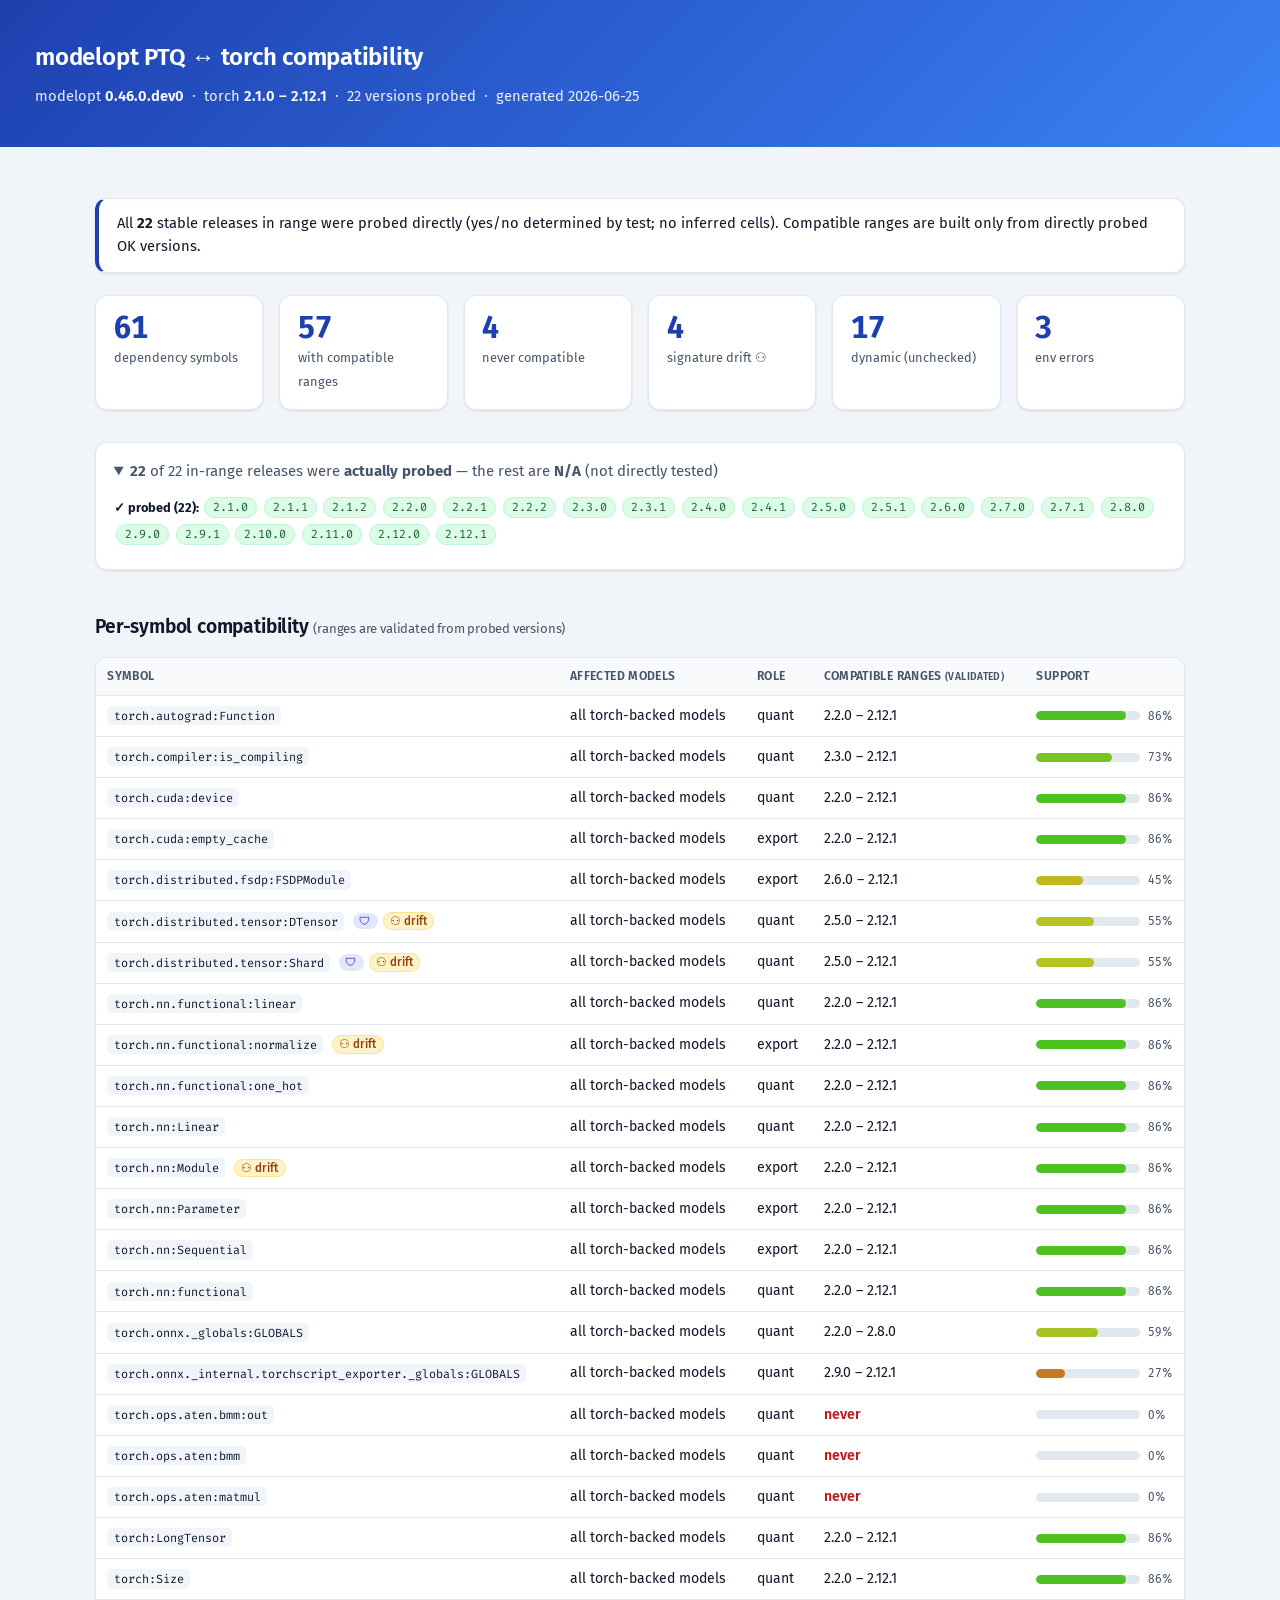
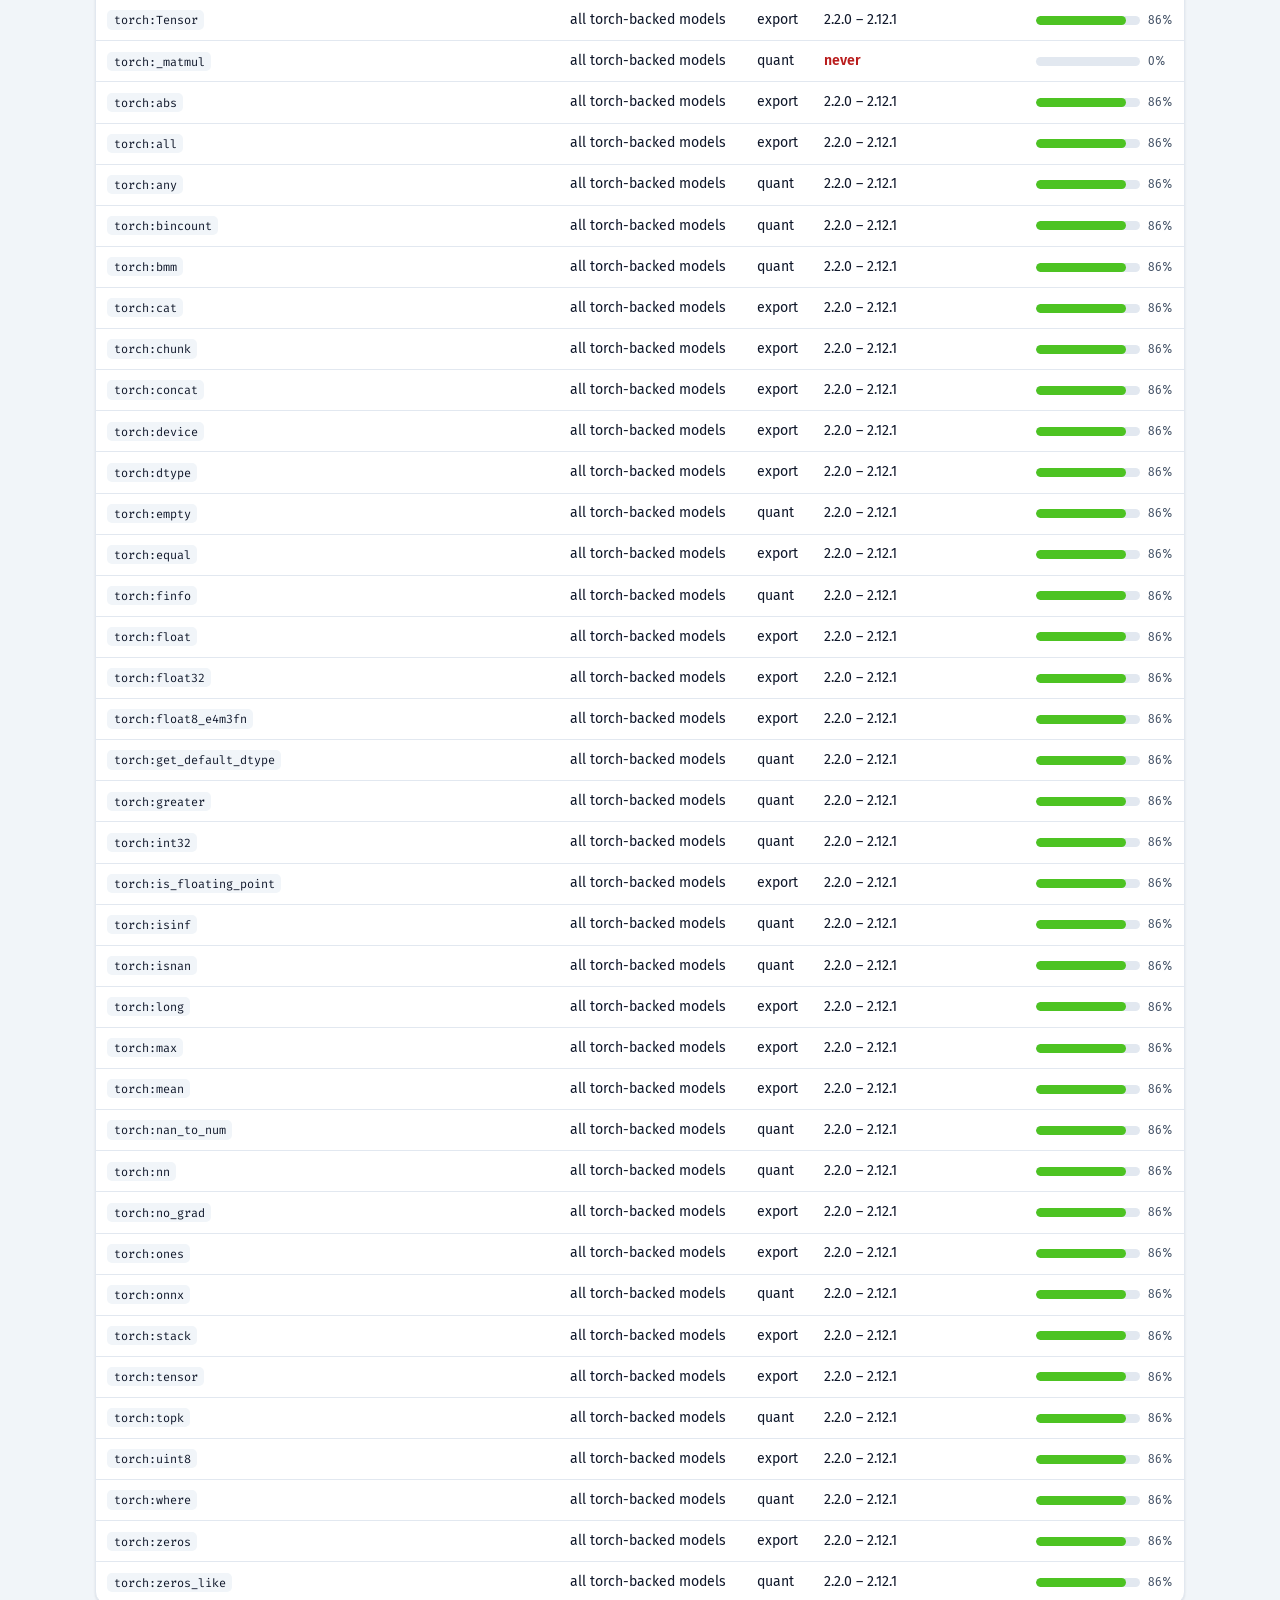
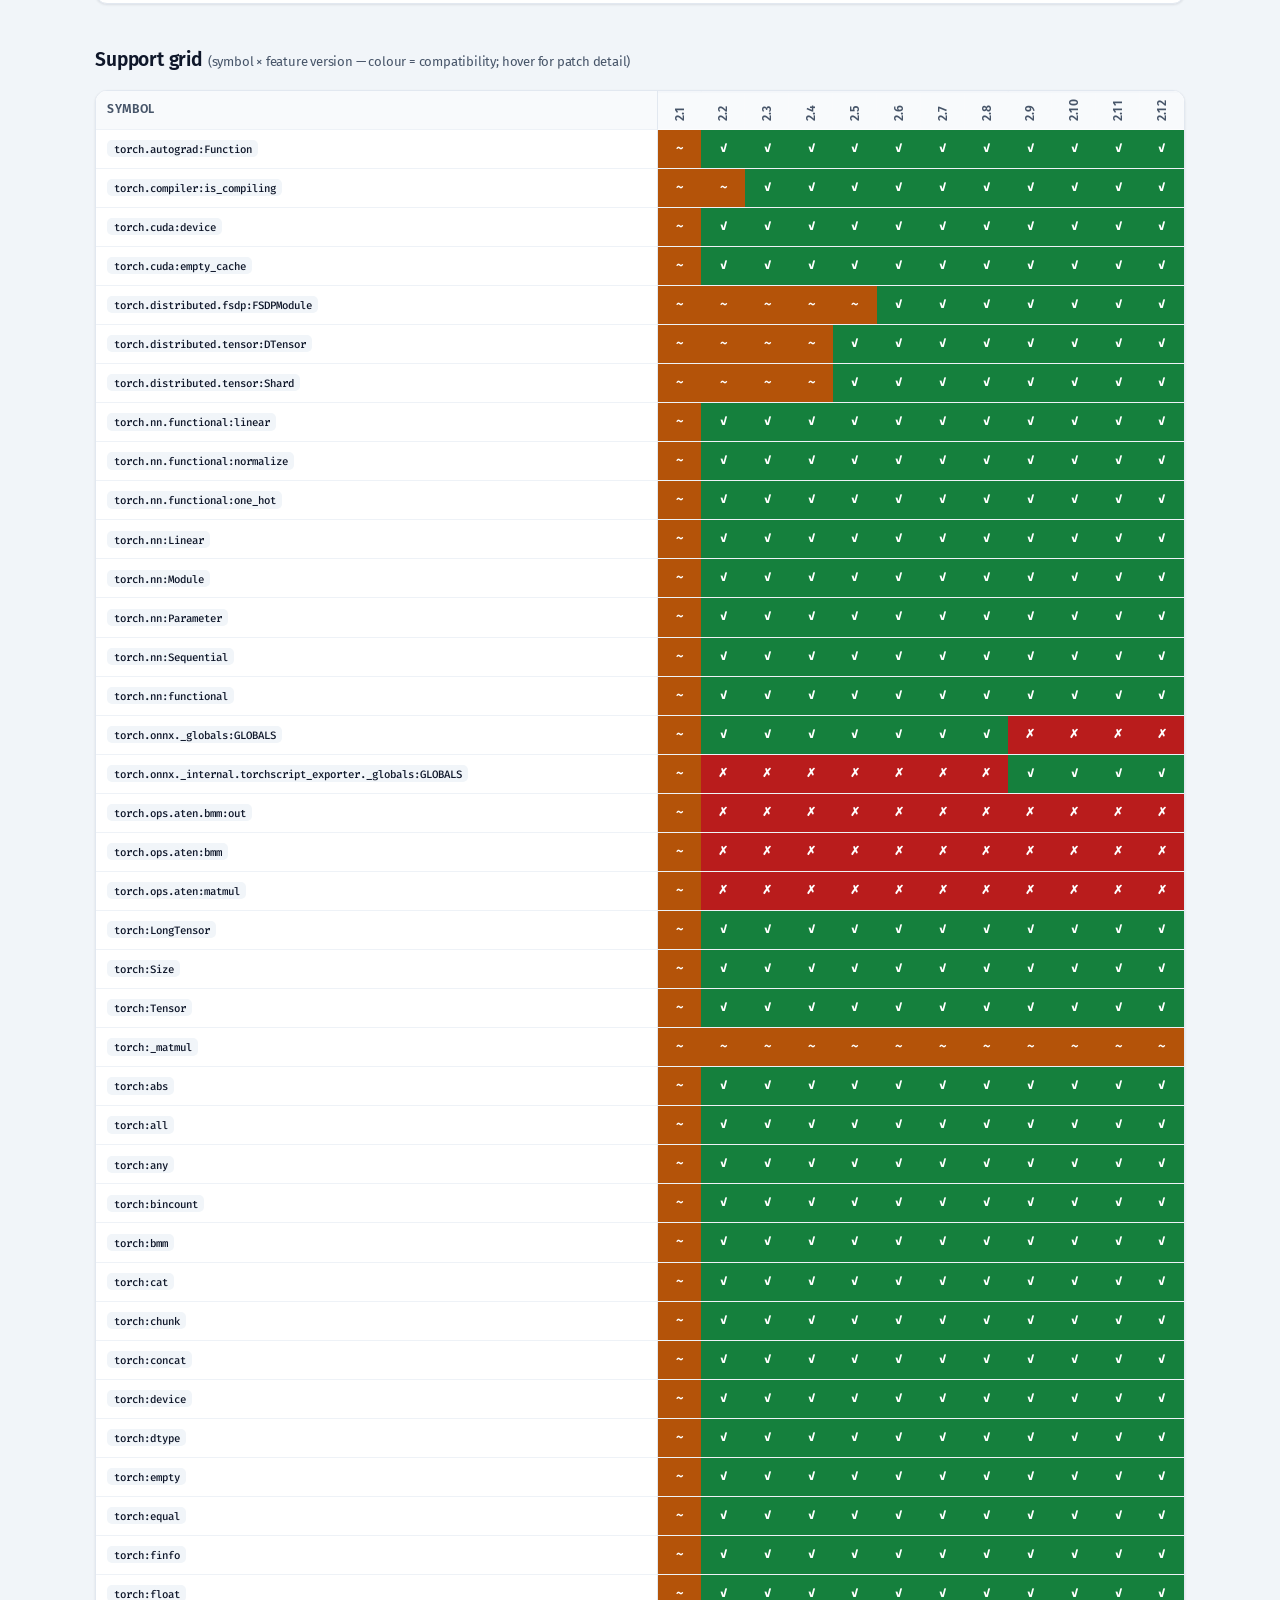
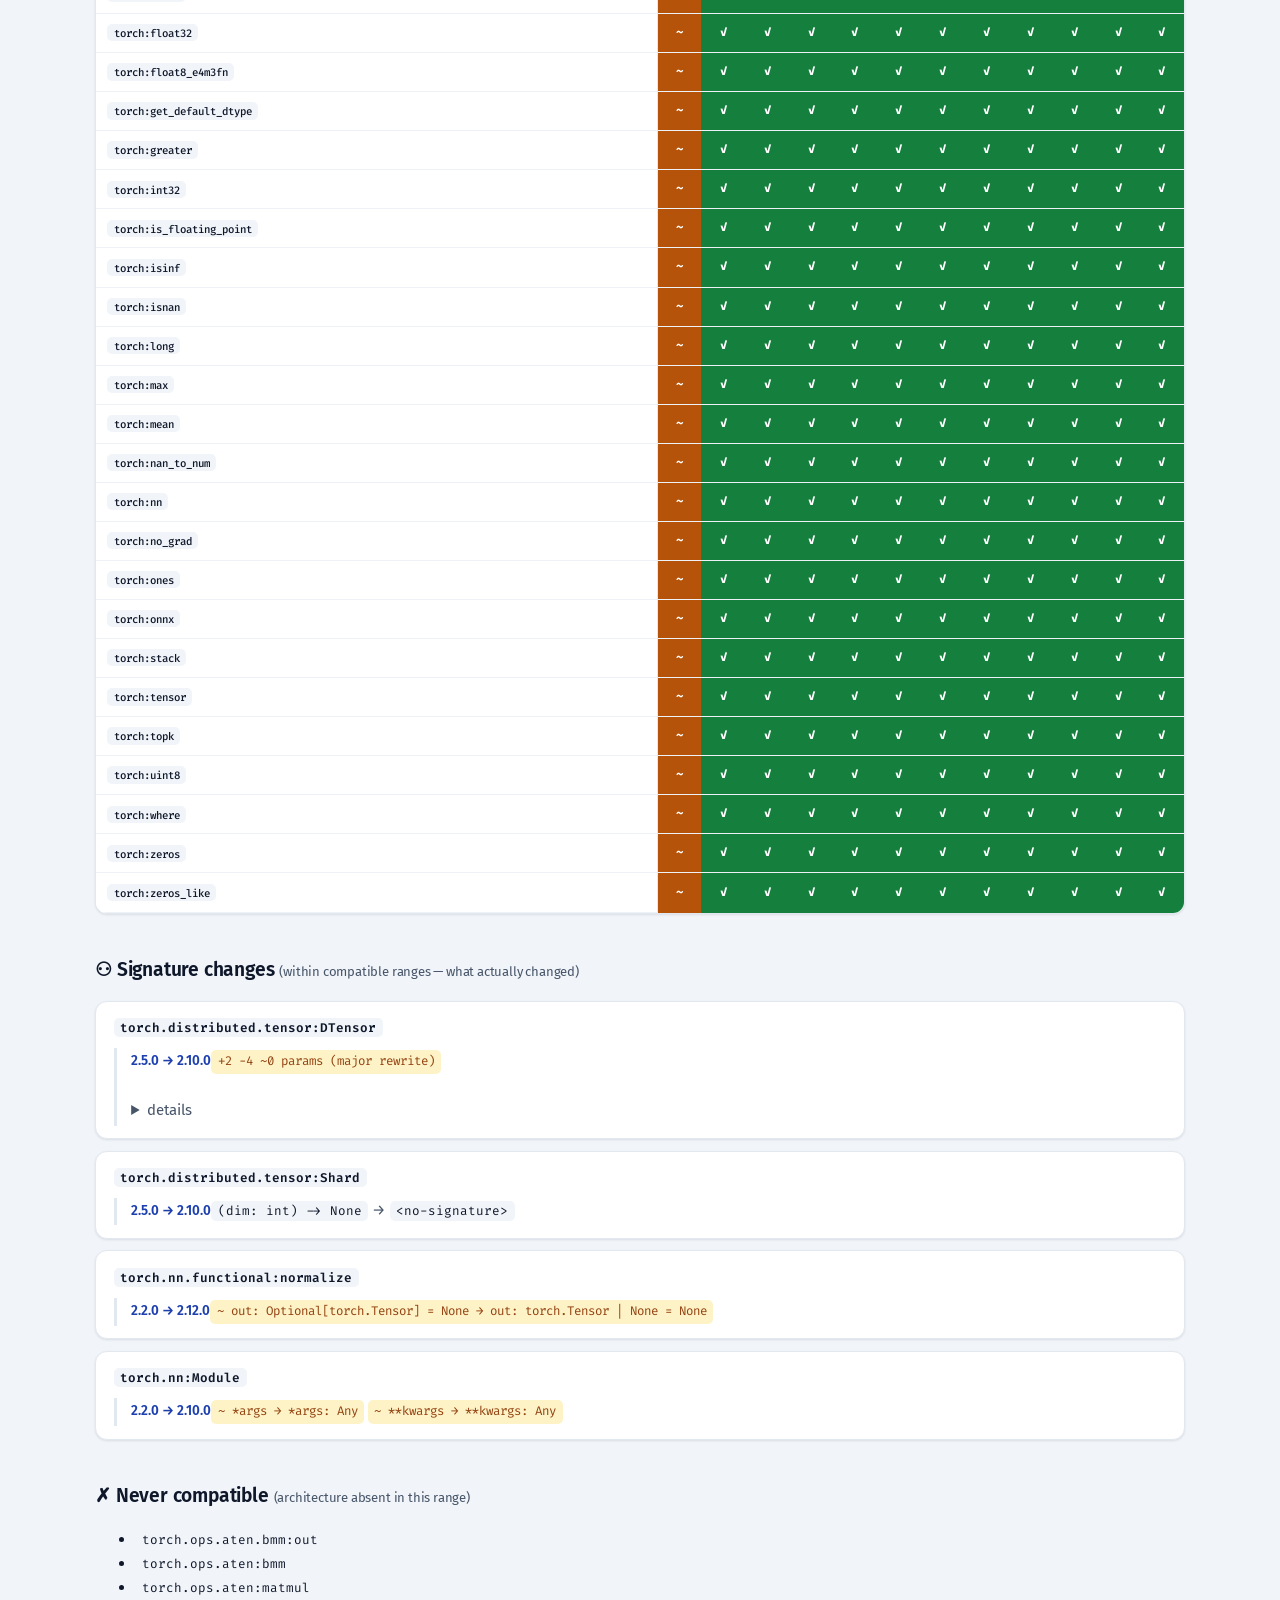
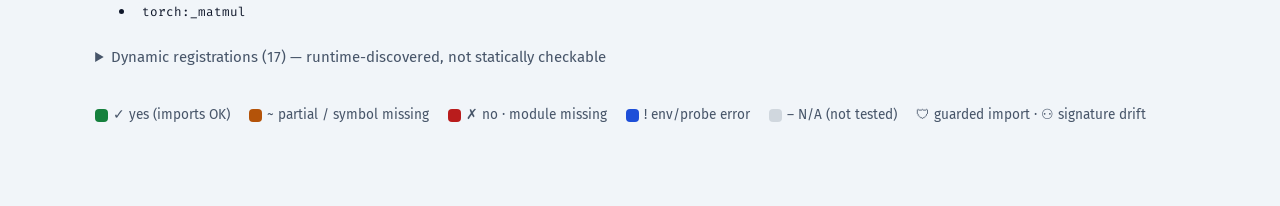
<file: report/modelopt046dev/torch/compatibility.html>
<!DOCTYPE html>
<html lang="en"><head><meta charset="utf-8">
<meta name="viewport" content="width=device-width, initial-scale=1">
<title>modelopt 0.46.0.dev0 ↔ torch compatibility</title>
<style>
/* Stylesheet for the modelopt ↔ transformers compatibility report.
   Inlined into compatibility.html at build time (the page stays self-contained).
   Design system: ui-ux-pro-max — blue-data + amber, Fira Sans / Fira Code,
   WCAG-minded contrast, focus states, reduced-motion, responsive. */
@import url('https://fonts.googleapis.com/css2?family=Fira+Code:wght@400;500;600;700&family=Fira+Sans:wght@300;400;500;600;700&display=swap');

:root {
  --bg:#f1f5f9; --surface:#fff; --line:#e2e8f0; --text:#0f172a; --muted:#475569;
  --primary:#1e40af; --primary2:#3b82f6; --accent:#f59e0b;
  --ok:#15803d; --warn:#b45309; --bad:#b91c1c; --env:#1d4ed8; --na:#cbd5e1;
  --ok-bg:#dcfce7; --warn-bg:#fef3c7; --bad-bg:#fee2e2; --env-bg:#dbeafe;
  --shadow:0 1px 3px rgba(15,23,42,.06),0 1px 2px rgba(15,23,42,.04); --radius:12px;
}
* { box-sizing:border-box; }
body { font-family:'Fira Sans',ui-sans-serif,-apple-system,Segoe UI,Roboto,sans-serif;
       margin:0; color:var(--text); background:var(--bg); line-height:1.6; font-size:15px;
       -webkit-font-smoothing:antialiased; }
code,.mono { font-family:'Fira Code',ui-monospace,SFMono-Regular,Menlo,monospace; }
a { color:var(--primary); }
:focus-visible { outline:2px solid var(--accent); outline-offset:2px; border-radius:4px; }

header { background:linear-gradient(135deg,var(--primary),var(--primary2)); color:#fff; padding:2.4rem 2.2rem; }
header h1 { margin:0 0 .5rem; font-size:1.5rem; font-weight:600; letter-spacing:-.01em; }
header .meta { color:rgba(255,255,255,.9); font-size:.92rem; } header .meta b { color:#fff; font-weight:600; }
main { max-width:1160px; margin:0 auto; padding:1.8rem 2.2rem 5rem; }

.note { background:var(--surface); border:1px solid var(--line); border-left:4px solid var(--primary);
        border-radius:var(--radius); padding:.8rem 1.1rem; margin:1.4rem 0; font-size:.92rem; box-shadow:var(--shadow); }
.cards { display:grid; grid-template-columns:repeat(auto-fit,minmax(140px,1fr)); gap:1rem; margin:1.4rem 0 2rem; }
.card { background:var(--surface); border:1px solid var(--line); border-radius:var(--radius); padding:1rem 1.1rem; box-shadow:var(--shadow); }
.card b { display:block; font-size:1.9rem; font-weight:700; line-height:1.1; color:var(--primary); font-variant-numeric:tabular-nums; }
.card span { font-size:.8rem; color:var(--muted); }

h2 { margin:2.6rem 0 .9rem; font-size:1.2rem; font-weight:600; letter-spacing:-.01em; }
h2 small { color:var(--muted); font-weight:400; font-size:.82rem; }

table { border-collapse:separate; border-spacing:0; background:var(--surface); font-size:.88rem; width:100%;
        border:1px solid var(--line); border-radius:var(--radius); overflow:hidden; box-shadow:var(--shadow); }
th,td { padding:.55rem .7rem; text-align:left; border-bottom:1px solid var(--line); }
tbody tr:last-child td { border-bottom:0; }
thead th, table tr:first-child th { background:#f8fafc; color:var(--muted); font-weight:600;
        font-size:.76rem; text-transform:uppercase; letter-spacing:.03em; }
tbody tr { transition:background .15s ease; } tbody tr:hover { background:#f8fafc; }
td.sym { white-space:nowrap; }
code { background:#f1f5f9; padding:.1rem .4rem; border-radius:5px; font-size:.84em; color:#0f172a; }

.tag { font-size:.72rem; padding:.08rem .4rem; border-radius:999px; margin-left:.3rem; white-space:nowrap; font-weight:500; }
.tag.drift { background:var(--warn-bg); color:#92400e; border:1px solid #fde68a; }
.tag.guard { background:#e0e7ff; color:#3730a3; }
.never { color:var(--bad); font-weight:600; }

.supcell { width:150px; white-space:nowrap; }
.bar { display:inline-block; width:104px; height:9px; background:#e2e8f0; border-radius:999px; overflow:hidden; vertical-align:middle; }
.bar span { display:block; height:100%; border-radius:999px; } .supcell small { margin-left:.45rem; color:var(--muted); font-variant-numeric:tabular-nums; }

.grid-wrap { overflow-x:auto; border:1px solid var(--line); border-radius:var(--radius); background:var(--surface); box-shadow:var(--shadow); }
.grid-wrap table { border:0; border-radius:0; box-shadow:none; font-size:.8rem; }
.grid-wrap th, .grid-wrap td { border-bottom:1px solid #eef2f7; }
th.vh { writing-mode:vertical-rl; transform:rotate(180deg); font-weight:500; padding:.5rem .2rem; white-space:nowrap; text-transform:none; letter-spacing:0; background:#f8fafc; }
th.vh.na { color:#94a3b8; }
th.rsym { position:sticky; left:0; background:var(--surface); white-space:nowrap; z-index:1; border-right:1px solid var(--line); font-weight:500; }
.grid-wrap tbody tr:hover th.rsym { background:#f8fafc; }
.grid-wrap td { min-width:30px; padding:0; height:26px; text-align:center; color:#fff; font-size:.78rem; font-weight:700; font-family:'Fira Code',monospace; }
td.ok{background:var(--ok)} td.warn{background:var(--warn)} td.bad{background:var(--bad)}
td.env{background:var(--env)} td.na{color:#94a3b8;background:repeating-linear-gradient(45deg,#fff,#fff 4px,#eef2f7 4px,#eef2f7 8px)}

ul.drift { list-style:none; padding:0; } ul.drift>li { background:var(--surface); border:1px solid var(--line); border-radius:var(--radius); padding:.8rem 1.1rem; margin-bottom:.7rem; box-shadow:var(--shadow); }
ul.drift>li>code:first-child { font-weight:600; }
.step { margin:.6rem 0 0; padding-left:.9rem; border-left:3px solid #e2e8f0; }
.step .v { display:inline-block; color:var(--primary); font-weight:600; font-size:.84rem; margin-bottom:.25rem; }
.cz { font-family:'Fira Code',monospace; font-size:.78rem; padding:.12rem .4rem; margin:.12rem .25rem .12rem 0; border-radius:5px; display:inline-block; }
.cz.add { color:#166534; background:var(--ok-bg); } .cz.del { color:#991b1b; background:var(--bad-bg); }
.cz.mod { color:#92400e; background:var(--warn-bg); } .cz.ret { color:#1e40af; background:var(--env-bg); }
.arr { color:var(--muted); }
.never-list code, .dyn code { color:var(--text); } .loc { color:var(--muted); font-size:.8em; }

details { margin-top:1.2rem; } summary { cursor:pointer; color:var(--muted); padding:.2rem 0; }
summary:hover { color:var(--primary); }
ul.dyn { columns:2; font-size:.85rem; }
details.probed { background:var(--surface); border:1px solid var(--line); border-radius:var(--radius); padding:.8rem 1.1rem; margin:1.4rem 0; box-shadow:var(--shadow); }
.chips { margin:.5rem 0; font-size:.8rem; line-height:2.1; }
.chip { background:var(--ok-bg); border:1px solid #bbf7d0; color:#166534; border-radius:999px; padding:.08rem .5rem; margin:.12rem; white-space:nowrap; font-family:'Fira Code',monospace; font-size:.74rem; }
.chip.na { background:#f1f5f9; border-color:#e2e8f0; color:#94a3b8; }
.legend { margin-top:2rem; font-size:.85rem; color:var(--muted); display:flex; gap:1.2rem; flex-wrap:wrap; align-items:center; }
.sw { display:inline-block; width:13px; height:13px; border-radius:4px; vertical-align:middle; margin-right:.3rem; }

@media (max-width:640px) { main { padding:1.2rem 1.1rem 3rem; } header { padding:1.6rem 1.2rem; } .cards { grid-template-columns:repeat(2,1fr); } }
@media (prefers-reduced-motion:reduce) { * { transition:none !important; } }

</style></head>
<body>
<header>
  <h1>modelopt PTQ ↔ torch compatibility</h1>
  <div class="meta">modelopt <b>0.46.0.dev0</b> &nbsp;·&nbsp; torch <b>2.1.0 – 2.12.1</b>
   &nbsp;·&nbsp; 22 versions probed &nbsp;·&nbsp; generated 2026-06-25</div>
</header>
<main>
  <div class="note">All <b>22</b> stable releases in range were probed directly (yes/no determined by test; no inferred cells). Compatible ranges are built only from directly probed OK versions.</div>
  <div class='cards'><div class='card'><b>61</b><span>dependency symbols</span></div><div class='card'><b>57</b><span>with compatible ranges</span></div><div class='card'><b>4</b><span>never compatible</span></div><div class='card'><b>4</b><span>signature drift ⚇</span></div><div class='card'><b>17</b><span>dynamic (unchecked)</span></div><div class='card'><b>3</b><span>env errors</span></div></div>
  <details open class='probed'><summary><b>22</b> of 22 in-range releases were <b>actually probed</b> — the rest are <b>N/A</b> (not directly tested)</summary><div class='chips'><b>✓ probed (22):</b> <span class='chip'>2.1.0</span> <span class='chip'>2.1.1</span> <span class='chip'>2.1.2</span> <span class='chip'>2.2.0</span> <span class='chip'>2.2.1</span> <span class='chip'>2.2.2</span> <span class='chip'>2.3.0</span> <span class='chip'>2.3.1</span> <span class='chip'>2.4.0</span> <span class='chip'>2.4.1</span> <span class='chip'>2.5.0</span> <span class='chip'>2.5.1</span> <span class='chip'>2.6.0</span> <span class='chip'>2.7.0</span> <span class='chip'>2.7.1</span> <span class='chip'>2.8.0</span> <span class='chip'>2.9.0</span> <span class='chip'>2.9.1</span> <span class='chip'>2.10.0</span> <span class='chip'>2.11.0</span> <span class='chip'>2.12.0</span> <span class='chip'>2.12.1</span></div></details>
  <h2>Per-symbol compatibility <small>(ranges are validated from probed versions)</small></h2><table><thead><tr><th>symbol</th><th>affected models</th><th>role</th><th>compatible ranges <small>(validated)</small></th><th>support</th></tr></thead><tbody><tr><td class='sym'><code>torch.autograd:Function</code> </td><td>all torch-backed models</td><td>quant</td><td>2.2.0 – 2.12.1</td><td class='supcell'><div class='bar'><span style='width:86%;background:hsl(104 70% 45%)'></span></div><small>86%</small></td></tr><tr><td class='sym'><code>torch.compiler:is_compiling</code> </td><td>all torch-backed models</td><td>quant</td><td>2.3.0 – 2.12.1</td><td class='supcell'><div class='bar'><span style='width:73%;background:hsl(87 70% 45%)'></span></div><small>73%</small></td></tr><tr><td class='sym'><code>torch.cuda:device</code> </td><td>all torch-backed models</td><td>quant</td><td>2.2.0 – 2.12.1</td><td class='supcell'><div class='bar'><span style='width:86%;background:hsl(104 70% 45%)'></span></div><small>86%</small></td></tr><tr><td class='sym'><code>torch.cuda:empty_cache</code> </td><td>all torch-backed models</td><td>export</td><td>2.2.0 – 2.12.1</td><td class='supcell'><div class='bar'><span style='width:86%;background:hsl(104 70% 45%)'></span></div><small>86%</small></td></tr><tr><td class='sym'><code>torch.distributed.fsdp:FSDPModule</code> </td><td>all torch-backed models</td><td>export</td><td>2.6.0 – 2.12.1</td><td class='supcell'><div class='bar'><span style='width:45%;background:hsl(55 70% 45%)'></span></div><small>45%</small></td></tr><tr><td class='sym'><code>torch.distributed.tensor:DTensor</code> <span class='tag guard'>🛡</span><span class='tag drift' title='signature changed within compatible ranges'>⚇ drift</span></td><td>all torch-backed models</td><td>quant</td><td>2.5.0 – 2.12.1</td><td class='supcell'><div class='bar'><span style='width:55%;background:hsl(65 70% 45%)'></span></div><small>55%</small></td></tr><tr><td class='sym'><code>torch.distributed.tensor:Shard</code> <span class='tag guard'>🛡</span><span class='tag drift' title='signature changed within compatible ranges'>⚇ drift</span></td><td>all torch-backed models</td><td>quant</td><td>2.5.0 – 2.12.1</td><td class='supcell'><div class='bar'><span style='width:55%;background:hsl(65 70% 45%)'></span></div><small>55%</small></td></tr><tr><td class='sym'><code>torch.nn.functional:linear</code> </td><td>all torch-backed models</td><td>quant</td><td>2.2.0 – 2.12.1</td><td class='supcell'><div class='bar'><span style='width:86%;background:hsl(104 70% 45%)'></span></div><small>86%</small></td></tr><tr><td class='sym'><code>torch.nn.functional:normalize</code> <span class='tag drift' title='signature changed within compatible ranges'>⚇ drift</span></td><td>all torch-backed models</td><td>export</td><td>2.2.0 – 2.12.1</td><td class='supcell'><div class='bar'><span style='width:86%;background:hsl(104 70% 45%)'></span></div><small>86%</small></td></tr><tr><td class='sym'><code>torch.nn.functional:one_hot</code> </td><td>all torch-backed models</td><td>quant</td><td>2.2.0 – 2.12.1</td><td class='supcell'><div class='bar'><span style='width:86%;background:hsl(104 70% 45%)'></span></div><small>86%</small></td></tr><tr><td class='sym'><code>torch.nn:Linear</code> </td><td>all torch-backed models</td><td>quant</td><td>2.2.0 – 2.12.1</td><td class='supcell'><div class='bar'><span style='width:86%;background:hsl(104 70% 45%)'></span></div><small>86%</small></td></tr><tr><td class='sym'><code>torch.nn:Module</code> <span class='tag drift' title='signature changed within compatible ranges'>⚇ drift</span></td><td>all torch-backed models</td><td>export</td><td>2.2.0 – 2.12.1</td><td class='supcell'><div class='bar'><span style='width:86%;background:hsl(104 70% 45%)'></span></div><small>86%</small></td></tr><tr><td class='sym'><code>torch.nn:Parameter</code> </td><td>all torch-backed models</td><td>export</td><td>2.2.0 – 2.12.1</td><td class='supcell'><div class='bar'><span style='width:86%;background:hsl(104 70% 45%)'></span></div><small>86%</small></td></tr><tr><td class='sym'><code>torch.nn:Sequential</code> </td><td>all torch-backed models</td><td>export</td><td>2.2.0 – 2.12.1</td><td class='supcell'><div class='bar'><span style='width:86%;background:hsl(104 70% 45%)'></span></div><small>86%</small></td></tr><tr><td class='sym'><code>torch.nn:functional</code> </td><td>all torch-backed models</td><td>quant</td><td>2.2.0 – 2.12.1</td><td class='supcell'><div class='bar'><span style='width:86%;background:hsl(104 70% 45%)'></span></div><small>86%</small></td></tr><tr><td class='sym'><code>torch.onnx._globals:GLOBALS</code> </td><td>all torch-backed models</td><td>quant</td><td>2.2.0 – 2.8.0</td><td class='supcell'><div class='bar'><span style='width:59%;background:hsl(71 70% 45%)'></span></div><small>59%</small></td></tr><tr><td class='sym'><code>torch.onnx._internal.torchscript_exporter._globals:GLOBALS</code> </td><td>all torch-backed models</td><td>quant</td><td>2.9.0 – 2.12.1</td><td class='supcell'><div class='bar'><span style='width:27%;background:hsl(33 70% 45%)'></span></div><small>27%</small></td></tr><tr><td class='sym'><code>torch.ops.aten.bmm:out</code> </td><td>all torch-backed models</td><td>quant</td><td><span class='never'>never</span></td><td class='supcell'><div class='bar'><span style='width:0%;background:hsl(0 70% 45%)'></span></div><small>0%</small></td></tr><tr><td class='sym'><code>torch.ops.aten:bmm</code> </td><td>all torch-backed models</td><td>quant</td><td><span class='never'>never</span></td><td class='supcell'><div class='bar'><span style='width:0%;background:hsl(0 70% 45%)'></span></div><small>0%</small></td></tr><tr><td class='sym'><code>torch.ops.aten:matmul</code> </td><td>all torch-backed models</td><td>quant</td><td><span class='never'>never</span></td><td class='supcell'><div class='bar'><span style='width:0%;background:hsl(0 70% 45%)'></span></div><small>0%</small></td></tr><tr><td class='sym'><code>torch:LongTensor</code> </td><td>all torch-backed models</td><td>quant</td><td>2.2.0 – 2.12.1</td><td class='supcell'><div class='bar'><span style='width:86%;background:hsl(104 70% 45%)'></span></div><small>86%</small></td></tr><tr><td class='sym'><code>torch:Size</code> </td><td>all torch-backed models</td><td>quant</td><td>2.2.0 – 2.12.1</td><td class='supcell'><div class='bar'><span style='width:86%;background:hsl(104 70% 45%)'></span></div><small>86%</small></td></tr><tr><td class='sym'><code>torch:Tensor</code> </td><td>all torch-backed models</td><td>export</td><td>2.2.0 – 2.12.1</td><td class='supcell'><div class='bar'><span style='width:86%;background:hsl(104 70% 45%)'></span></div><small>86%</small></td></tr><tr><td class='sym'><code>torch:_matmul</code> </td><td>all torch-backed models</td><td>quant</td><td><span class='never'>never</span></td><td class='supcell'><div class='bar'><span style='width:0%;background:hsl(0 70% 45%)'></span></div><small>0%</small></td></tr><tr><td class='sym'><code>torch:abs</code> </td><td>all torch-backed models</td><td>export</td><td>2.2.0 – 2.12.1</td><td class='supcell'><div class='bar'><span style='width:86%;background:hsl(104 70% 45%)'></span></div><small>86%</small></td></tr><tr><td class='sym'><code>torch:all</code> </td><td>all torch-backed models</td><td>export</td><td>2.2.0 – 2.12.1</td><td class='supcell'><div class='bar'><span style='width:86%;background:hsl(104 70% 45%)'></span></div><small>86%</small></td></tr><tr><td class='sym'><code>torch:any</code> </td><td>all torch-backed models</td><td>quant</td><td>2.2.0 – 2.12.1</td><td class='supcell'><div class='bar'><span style='width:86%;background:hsl(104 70% 45%)'></span></div><small>86%</small></td></tr><tr><td class='sym'><code>torch:bincount</code> </td><td>all torch-backed models</td><td>quant</td><td>2.2.0 – 2.12.1</td><td class='supcell'><div class='bar'><span style='width:86%;background:hsl(104 70% 45%)'></span></div><small>86%</small></td></tr><tr><td class='sym'><code>torch:bmm</code> </td><td>all torch-backed models</td><td>quant</td><td>2.2.0 – 2.12.1</td><td class='supcell'><div class='bar'><span style='width:86%;background:hsl(104 70% 45%)'></span></div><small>86%</small></td></tr><tr><td class='sym'><code>torch:cat</code> </td><td>all torch-backed models</td><td>export</td><td>2.2.0 – 2.12.1</td><td class='supcell'><div class='bar'><span style='width:86%;background:hsl(104 70% 45%)'></span></div><small>86%</small></td></tr><tr><td class='sym'><code>torch:chunk</code> </td><td>all torch-backed models</td><td>export</td><td>2.2.0 – 2.12.1</td><td class='supcell'><div class='bar'><span style='width:86%;background:hsl(104 70% 45%)'></span></div><small>86%</small></td></tr><tr><td class='sym'><code>torch:concat</code> </td><td>all torch-backed models</td><td>export</td><td>2.2.0 – 2.12.1</td><td class='supcell'><div class='bar'><span style='width:86%;background:hsl(104 70% 45%)'></span></div><small>86%</small></td></tr><tr><td class='sym'><code>torch:device</code> </td><td>all torch-backed models</td><td>export</td><td>2.2.0 – 2.12.1</td><td class='supcell'><div class='bar'><span style='width:86%;background:hsl(104 70% 45%)'></span></div><small>86%</small></td></tr><tr><td class='sym'><code>torch:dtype</code> </td><td>all torch-backed models</td><td>export</td><td>2.2.0 – 2.12.1</td><td class='supcell'><div class='bar'><span style='width:86%;background:hsl(104 70% 45%)'></span></div><small>86%</small></td></tr><tr><td class='sym'><code>torch:empty</code> </td><td>all torch-backed models</td><td>quant</td><td>2.2.0 – 2.12.1</td><td class='supcell'><div class='bar'><span style='width:86%;background:hsl(104 70% 45%)'></span></div><small>86%</small></td></tr><tr><td class='sym'><code>torch:equal</code> </td><td>all torch-backed models</td><td>export</td><td>2.2.0 – 2.12.1</td><td class='supcell'><div class='bar'><span style='width:86%;background:hsl(104 70% 45%)'></span></div><small>86%</small></td></tr><tr><td class='sym'><code>torch:finfo</code> </td><td>all torch-backed models</td><td>quant</td><td>2.2.0 – 2.12.1</td><td class='supcell'><div class='bar'><span style='width:86%;background:hsl(104 70% 45%)'></span></div><small>86%</small></td></tr><tr><td class='sym'><code>torch:float</code> </td><td>all torch-backed models</td><td>export</td><td>2.2.0 – 2.12.1</td><td class='supcell'><div class='bar'><span style='width:86%;background:hsl(104 70% 45%)'></span></div><small>86%</small></td></tr><tr><td class='sym'><code>torch:float32</code> </td><td>all torch-backed models</td><td>export</td><td>2.2.0 – 2.12.1</td><td class='supcell'><div class='bar'><span style='width:86%;background:hsl(104 70% 45%)'></span></div><small>86%</small></td></tr><tr><td class='sym'><code>torch:float8_e4m3fn</code> </td><td>all torch-backed models</td><td>export</td><td>2.2.0 – 2.12.1</td><td class='supcell'><div class='bar'><span style='width:86%;background:hsl(104 70% 45%)'></span></div><small>86%</small></td></tr><tr><td class='sym'><code>torch:get_default_dtype</code> </td><td>all torch-backed models</td><td>quant</td><td>2.2.0 – 2.12.1</td><td class='supcell'><div class='bar'><span style='width:86%;background:hsl(104 70% 45%)'></span></div><small>86%</small></td></tr><tr><td class='sym'><code>torch:greater</code> </td><td>all torch-backed models</td><td>quant</td><td>2.2.0 – 2.12.1</td><td class='supcell'><div class='bar'><span style='width:86%;background:hsl(104 70% 45%)'></span></div><small>86%</small></td></tr><tr><td class='sym'><code>torch:int32</code> </td><td>all torch-backed models</td><td>quant</td><td>2.2.0 – 2.12.1</td><td class='supcell'><div class='bar'><span style='width:86%;background:hsl(104 70% 45%)'></span></div><small>86%</small></td></tr><tr><td class='sym'><code>torch:is_floating_point</code> </td><td>all torch-backed models</td><td>export</td><td>2.2.0 – 2.12.1</td><td class='supcell'><div class='bar'><span style='width:86%;background:hsl(104 70% 45%)'></span></div><small>86%</small></td></tr><tr><td class='sym'><code>torch:isinf</code> </td><td>all torch-backed models</td><td>quant</td><td>2.2.0 – 2.12.1</td><td class='supcell'><div class='bar'><span style='width:86%;background:hsl(104 70% 45%)'></span></div><small>86%</small></td></tr><tr><td class='sym'><code>torch:isnan</code> </td><td>all torch-backed models</td><td>quant</td><td>2.2.0 – 2.12.1</td><td class='supcell'><div class='bar'><span style='width:86%;background:hsl(104 70% 45%)'></span></div><small>86%</small></td></tr><tr><td class='sym'><code>torch:long</code> </td><td>all torch-backed models</td><td>export</td><td>2.2.0 – 2.12.1</td><td class='supcell'><div class='bar'><span style='width:86%;background:hsl(104 70% 45%)'></span></div><small>86%</small></td></tr><tr><td class='sym'><code>torch:max</code> </td><td>all torch-backed models</td><td>export</td><td>2.2.0 – 2.12.1</td><td class='supcell'><div class='bar'><span style='width:86%;background:hsl(104 70% 45%)'></span></div><small>86%</small></td></tr><tr><td class='sym'><code>torch:mean</code> </td><td>all torch-backed models</td><td>export</td><td>2.2.0 – 2.12.1</td><td class='supcell'><div class='bar'><span style='width:86%;background:hsl(104 70% 45%)'></span></div><small>86%</small></td></tr><tr><td class='sym'><code>torch:nan_to_num</code> </td><td>all torch-backed models</td><td>quant</td><td>2.2.0 – 2.12.1</td><td class='supcell'><div class='bar'><span style='width:86%;background:hsl(104 70% 45%)'></span></div><small>86%</small></td></tr><tr><td class='sym'><code>torch:nn</code> </td><td>all torch-backed models</td><td>quant</td><td>2.2.0 – 2.12.1</td><td class='supcell'><div class='bar'><span style='width:86%;background:hsl(104 70% 45%)'></span></div><small>86%</small></td></tr><tr><td class='sym'><code>torch:no_grad</code> </td><td>all torch-backed models</td><td>export</td><td>2.2.0 – 2.12.1</td><td class='supcell'><div class='bar'><span style='width:86%;background:hsl(104 70% 45%)'></span></div><small>86%</small></td></tr><tr><td class='sym'><code>torch:ones</code> </td><td>all torch-backed models</td><td>export</td><td>2.2.0 – 2.12.1</td><td class='supcell'><div class='bar'><span style='width:86%;background:hsl(104 70% 45%)'></span></div><small>86%</small></td></tr><tr><td class='sym'><code>torch:onnx</code> </td><td>all torch-backed models</td><td>quant</td><td>2.2.0 – 2.12.1</td><td class='supcell'><div class='bar'><span style='width:86%;background:hsl(104 70% 45%)'></span></div><small>86%</small></td></tr><tr><td class='sym'><code>torch:stack</code> </td><td>all torch-backed models</td><td>export</td><td>2.2.0 – 2.12.1</td><td class='supcell'><div class='bar'><span style='width:86%;background:hsl(104 70% 45%)'></span></div><small>86%</small></td></tr><tr><td class='sym'><code>torch:tensor</code> </td><td>all torch-backed models</td><td>export</td><td>2.2.0 – 2.12.1</td><td class='supcell'><div class='bar'><span style='width:86%;background:hsl(104 70% 45%)'></span></div><small>86%</small></td></tr><tr><td class='sym'><code>torch:topk</code> </td><td>all torch-backed models</td><td>quant</td><td>2.2.0 – 2.12.1</td><td class='supcell'><div class='bar'><span style='width:86%;background:hsl(104 70% 45%)'></span></div><small>86%</small></td></tr><tr><td class='sym'><code>torch:uint8</code> </td><td>all torch-backed models</td><td>export</td><td>2.2.0 – 2.12.1</td><td class='supcell'><div class='bar'><span style='width:86%;background:hsl(104 70% 45%)'></span></div><small>86%</small></td></tr><tr><td class='sym'><code>torch:where</code> </td><td>all torch-backed models</td><td>quant</td><td>2.2.0 – 2.12.1</td><td class='supcell'><div class='bar'><span style='width:86%;background:hsl(104 70% 45%)'></span></div><small>86%</small></td></tr><tr><td class='sym'><code>torch:zeros</code> </td><td>all torch-backed models</td><td>export</td><td>2.2.0 – 2.12.1</td><td class='supcell'><div class='bar'><span style='width:86%;background:hsl(104 70% 45%)'></span></div><small>86%</small></td></tr><tr><td class='sym'><code>torch:zeros_like</code> </td><td>all torch-backed models</td><td>quant</td><td>2.2.0 – 2.12.1</td><td class='supcell'><div class='bar'><span style='width:86%;background:hsl(104 70% 45%)'></span></div><small>86%</small></td></tr></tbody></table>
  <h2>Support grid <small>(symbol × feature version — colour = compatibility; hover for patch detail)</small></h2><div class='grid-wrap'><table><tr><th class='rsym'>symbol</th><th class='vh'>2.1</th><th class='vh'>2.2</th><th class='vh'>2.3</th><th class='vh'>2.4</th><th class='vh'>2.5</th><th class='vh'>2.6</th><th class='vh'>2.7</th><th class='vh'>2.8</th><th class='vh'>2.9</th><th class='vh'>2.10</th><th class='vh'>2.11</th><th class='vh'>2.12</th></tr><tr><th class='rsym'><code>torch.autograd:Function</code></th><td class='warn' title='2.1: 2.1.0 env, 2.1.1 env, 2.1.2 env'>~</td><td class='ok' title='2.2: 2.2.0 yes, 2.2.1 yes, 2.2.2 yes'>✓</td><td class='ok' title='2.3: 2.3.0 yes, 2.3.1 yes'>✓</td><td class='ok' title='2.4: 2.4.0 yes, 2.4.1 yes'>✓</td><td class='ok' title='2.5: 2.5.0 yes, 2.5.1 yes'>✓</td><td class='ok' title='2.6: 2.6.0 yes'>✓</td><td class='ok' title='2.7: 2.7.0 yes, 2.7.1 yes'>✓</td><td class='ok' title='2.8: 2.8.0 yes'>✓</td><td class='ok' title='2.9: 2.9.0 yes, 2.9.1 yes'>✓</td><td class='ok' title='2.10: 2.10.0 yes'>✓</td><td class='ok' title='2.11: 2.11.0 yes'>✓</td><td class='ok' title='2.12: 2.12.0 yes, 2.12.1 yes'>✓</td></tr><tr><th class='rsym'><code>torch.compiler:is_compiling</code></th><td class='warn' title='2.1: 2.1.0 env, 2.1.1 env, 2.1.2 env'>~</td><td class='warn' title='2.2: 2.2.0 no·sym, 2.2.1 no·sym, 2.2.2 no·sym'>~</td><td class='ok' title='2.3: 2.3.0 yes, 2.3.1 yes'>✓</td><td class='ok' title='2.4: 2.4.0 yes, 2.4.1 yes'>✓</td><td class='ok' title='2.5: 2.5.0 yes, 2.5.1 yes'>✓</td><td class='ok' title='2.6: 2.6.0 yes'>✓</td><td class='ok' title='2.7: 2.7.0 yes, 2.7.1 yes'>✓</td><td class='ok' title='2.8: 2.8.0 yes'>✓</td><td class='ok' title='2.9: 2.9.0 yes, 2.9.1 yes'>✓</td><td class='ok' title='2.10: 2.10.0 yes'>✓</td><td class='ok' title='2.11: 2.11.0 yes'>✓</td><td class='ok' title='2.12: 2.12.0 yes, 2.12.1 yes'>✓</td></tr><tr><th class='rsym'><code>torch.cuda:device</code></th><td class='warn' title='2.1: 2.1.0 env, 2.1.1 env, 2.1.2 env'>~</td><td class='ok' title='2.2: 2.2.0 yes, 2.2.1 yes, 2.2.2 yes'>✓</td><td class='ok' title='2.3: 2.3.0 yes, 2.3.1 yes'>✓</td><td class='ok' title='2.4: 2.4.0 yes, 2.4.1 yes'>✓</td><td class='ok' title='2.5: 2.5.0 yes, 2.5.1 yes'>✓</td><td class='ok' title='2.6: 2.6.0 yes'>✓</td><td class='ok' title='2.7: 2.7.0 yes, 2.7.1 yes'>✓</td><td class='ok' title='2.8: 2.8.0 yes'>✓</td><td class='ok' title='2.9: 2.9.0 yes, 2.9.1 yes'>✓</td><td class='ok' title='2.10: 2.10.0 yes'>✓</td><td class='ok' title='2.11: 2.11.0 yes'>✓</td><td class='ok' title='2.12: 2.12.0 yes, 2.12.1 yes'>✓</td></tr><tr><th class='rsym'><code>torch.cuda:empty_cache</code></th><td class='warn' title='2.1: 2.1.0 env, 2.1.1 env, 2.1.2 env'>~</td><td class='ok' title='2.2: 2.2.0 yes, 2.2.1 yes, 2.2.2 yes'>✓</td><td class='ok' title='2.3: 2.3.0 yes, 2.3.1 yes'>✓</td><td class='ok' title='2.4: 2.4.0 yes, 2.4.1 yes'>✓</td><td class='ok' title='2.5: 2.5.0 yes, 2.5.1 yes'>✓</td><td class='ok' title='2.6: 2.6.0 yes'>✓</td><td class='ok' title='2.7: 2.7.0 yes, 2.7.1 yes'>✓</td><td class='ok' title='2.8: 2.8.0 yes'>✓</td><td class='ok' title='2.9: 2.9.0 yes, 2.9.1 yes'>✓</td><td class='ok' title='2.10: 2.10.0 yes'>✓</td><td class='ok' title='2.11: 2.11.0 yes'>✓</td><td class='ok' title='2.12: 2.12.0 yes, 2.12.1 yes'>✓</td></tr><tr><th class='rsym'><code>torch.distributed.fsdp:FSDPModule</code></th><td class='warn' title='2.1: 2.1.0 env, 2.1.1 env, 2.1.2 env'>~</td><td class='warn' title='2.2: 2.2.0 no·sym, 2.2.1 no·sym, 2.2.2 no·sym'>~</td><td class='warn' title='2.3: 2.3.0 no·sym, 2.3.1 no·sym'>~</td><td class='warn' title='2.4: 2.4.0 no·sym, 2.4.1 no·sym'>~</td><td class='warn' title='2.5: 2.5.0 no·sym, 2.5.1 no·sym'>~</td><td class='ok' title='2.6: 2.6.0 yes'>✓</td><td class='ok' title='2.7: 2.7.0 yes, 2.7.1 yes'>✓</td><td class='ok' title='2.8: 2.8.0 yes'>✓</td><td class='ok' title='2.9: 2.9.0 yes, 2.9.1 yes'>✓</td><td class='ok' title='2.10: 2.10.0 yes'>✓</td><td class='ok' title='2.11: 2.11.0 yes'>✓</td><td class='ok' title='2.12: 2.12.0 yes, 2.12.1 yes'>✓</td></tr><tr><th class='rsym'><code>torch.distributed.tensor:DTensor</code></th><td class='warn' title='2.1: 2.1.0 env, 2.1.1 env, 2.1.2 env'>~</td><td class='warn' title='2.2: 2.2.0 no·sym, 2.2.1 no·sym, 2.2.2 no·sym'>~</td><td class='warn' title='2.3: 2.3.0 no·sym, 2.3.1 no·sym'>~</td><td class='warn' title='2.4: 2.4.0 no·sym, 2.4.1 no·sym'>~</td><td class='ok' title='2.5: 2.5.0 yes, 2.5.1 yes'>✓</td><td class='ok' title='2.6: 2.6.0 yes'>✓</td><td class='ok' title='2.7: 2.7.0 yes, 2.7.1 yes'>✓</td><td class='ok' title='2.8: 2.8.0 yes'>✓</td><td class='ok' title='2.9: 2.9.0 yes, 2.9.1 yes'>✓</td><td class='ok' title='2.10: 2.10.0 yes'>✓</td><td class='ok' title='2.11: 2.11.0 yes'>✓</td><td class='ok' title='2.12: 2.12.0 yes, 2.12.1 yes'>✓</td></tr><tr><th class='rsym'><code>torch.distributed.tensor:Shard</code></th><td class='warn' title='2.1: 2.1.0 env, 2.1.1 env, 2.1.2 env'>~</td><td class='warn' title='2.2: 2.2.0 no·sym, 2.2.1 no·sym, 2.2.2 no·sym'>~</td><td class='warn' title='2.3: 2.3.0 no·sym, 2.3.1 no·sym'>~</td><td class='warn' title='2.4: 2.4.0 no·sym, 2.4.1 no·sym'>~</td><td class='ok' title='2.5: 2.5.0 yes, 2.5.1 yes'>✓</td><td class='ok' title='2.6: 2.6.0 yes'>✓</td><td class='ok' title='2.7: 2.7.0 yes, 2.7.1 yes'>✓</td><td class='ok' title='2.8: 2.8.0 yes'>✓</td><td class='ok' title='2.9: 2.9.0 yes, 2.9.1 yes'>✓</td><td class='ok' title='2.10: 2.10.0 yes'>✓</td><td class='ok' title='2.11: 2.11.0 yes'>✓</td><td class='ok' title='2.12: 2.12.0 yes, 2.12.1 yes'>✓</td></tr><tr><th class='rsym'><code>torch.nn.functional:linear</code></th><td class='warn' title='2.1: 2.1.0 env, 2.1.1 env, 2.1.2 env'>~</td><td class='ok' title='2.2: 2.2.0 yes, 2.2.1 yes, 2.2.2 yes'>✓</td><td class='ok' title='2.3: 2.3.0 yes, 2.3.1 yes'>✓</td><td class='ok' title='2.4: 2.4.0 yes, 2.4.1 yes'>✓</td><td class='ok' title='2.5: 2.5.0 yes, 2.5.1 yes'>✓</td><td class='ok' title='2.6: 2.6.0 yes'>✓</td><td class='ok' title='2.7: 2.7.0 yes, 2.7.1 yes'>✓</td><td class='ok' title='2.8: 2.8.0 yes'>✓</td><td class='ok' title='2.9: 2.9.0 yes, 2.9.1 yes'>✓</td><td class='ok' title='2.10: 2.10.0 yes'>✓</td><td class='ok' title='2.11: 2.11.0 yes'>✓</td><td class='ok' title='2.12: 2.12.0 yes, 2.12.1 yes'>✓</td></tr><tr><th class='rsym'><code>torch.nn.functional:normalize</code></th><td class='warn' title='2.1: 2.1.0 env, 2.1.1 env, 2.1.2 env'>~</td><td class='ok' title='2.2: 2.2.0 yes, 2.2.1 yes, 2.2.2 yes'>✓</td><td class='ok' title='2.3: 2.3.0 yes, 2.3.1 yes'>✓</td><td class='ok' title='2.4: 2.4.0 yes, 2.4.1 yes'>✓</td><td class='ok' title='2.5: 2.5.0 yes, 2.5.1 yes'>✓</td><td class='ok' title='2.6: 2.6.0 yes'>✓</td><td class='ok' title='2.7: 2.7.0 yes, 2.7.1 yes'>✓</td><td class='ok' title='2.8: 2.8.0 yes'>✓</td><td class='ok' title='2.9: 2.9.0 yes, 2.9.1 yes'>✓</td><td class='ok' title='2.10: 2.10.0 yes'>✓</td><td class='ok' title='2.11: 2.11.0 yes'>✓</td><td class='ok' title='2.12: 2.12.0 yes, 2.12.1 yes'>✓</td></tr><tr><th class='rsym'><code>torch.nn.functional:one_hot</code></th><td class='warn' title='2.1: 2.1.0 env, 2.1.1 env, 2.1.2 env'>~</td><td class='ok' title='2.2: 2.2.0 yes, 2.2.1 yes, 2.2.2 yes'>✓</td><td class='ok' title='2.3: 2.3.0 yes, 2.3.1 yes'>✓</td><td class='ok' title='2.4: 2.4.0 yes, 2.4.1 yes'>✓</td><td class='ok' title='2.5: 2.5.0 yes, 2.5.1 yes'>✓</td><td class='ok' title='2.6: 2.6.0 yes'>✓</td><td class='ok' title='2.7: 2.7.0 yes, 2.7.1 yes'>✓</td><td class='ok' title='2.8: 2.8.0 yes'>✓</td><td class='ok' title='2.9: 2.9.0 yes, 2.9.1 yes'>✓</td><td class='ok' title='2.10: 2.10.0 yes'>✓</td><td class='ok' title='2.11: 2.11.0 yes'>✓</td><td class='ok' title='2.12: 2.12.0 yes, 2.12.1 yes'>✓</td></tr><tr><th class='rsym'><code>torch.nn:Linear</code></th><td class='warn' title='2.1: 2.1.0 env, 2.1.1 env, 2.1.2 env'>~</td><td class='ok' title='2.2: 2.2.0 yes, 2.2.1 yes, 2.2.2 yes'>✓</td><td class='ok' title='2.3: 2.3.0 yes, 2.3.1 yes'>✓</td><td class='ok' title='2.4: 2.4.0 yes, 2.4.1 yes'>✓</td><td class='ok' title='2.5: 2.5.0 yes, 2.5.1 yes'>✓</td><td class='ok' title='2.6: 2.6.0 yes'>✓</td><td class='ok' title='2.7: 2.7.0 yes, 2.7.1 yes'>✓</td><td class='ok' title='2.8: 2.8.0 yes'>✓</td><td class='ok' title='2.9: 2.9.0 yes, 2.9.1 yes'>✓</td><td class='ok' title='2.10: 2.10.0 yes'>✓</td><td class='ok' title='2.11: 2.11.0 yes'>✓</td><td class='ok' title='2.12: 2.12.0 yes, 2.12.1 yes'>✓</td></tr><tr><th class='rsym'><code>torch.nn:Module</code></th><td class='warn' title='2.1: 2.1.0 env, 2.1.1 env, 2.1.2 env'>~</td><td class='ok' title='2.2: 2.2.0 yes, 2.2.1 yes, 2.2.2 yes'>✓</td><td class='ok' title='2.3: 2.3.0 yes, 2.3.1 yes'>✓</td><td class='ok' title='2.4: 2.4.0 yes, 2.4.1 yes'>✓</td><td class='ok' title='2.5: 2.5.0 yes, 2.5.1 yes'>✓</td><td class='ok' title='2.6: 2.6.0 yes'>✓</td><td class='ok' title='2.7: 2.7.0 yes, 2.7.1 yes'>✓</td><td class='ok' title='2.8: 2.8.0 yes'>✓</td><td class='ok' title='2.9: 2.9.0 yes, 2.9.1 yes'>✓</td><td class='ok' title='2.10: 2.10.0 yes'>✓</td><td class='ok' title='2.11: 2.11.0 yes'>✓</td><td class='ok' title='2.12: 2.12.0 yes, 2.12.1 yes'>✓</td></tr><tr><th class='rsym'><code>torch.nn:Parameter</code></th><td class='warn' title='2.1: 2.1.0 env, 2.1.1 env, 2.1.2 env'>~</td><td class='ok' title='2.2: 2.2.0 yes, 2.2.1 yes, 2.2.2 yes'>✓</td><td class='ok' title='2.3: 2.3.0 yes, 2.3.1 yes'>✓</td><td class='ok' title='2.4: 2.4.0 yes, 2.4.1 yes'>✓</td><td class='ok' title='2.5: 2.5.0 yes, 2.5.1 yes'>✓</td><td class='ok' title='2.6: 2.6.0 yes'>✓</td><td class='ok' title='2.7: 2.7.0 yes, 2.7.1 yes'>✓</td><td class='ok' title='2.8: 2.8.0 yes'>✓</td><td class='ok' title='2.9: 2.9.0 yes, 2.9.1 yes'>✓</td><td class='ok' title='2.10: 2.10.0 yes'>✓</td><td class='ok' title='2.11: 2.11.0 yes'>✓</td><td class='ok' title='2.12: 2.12.0 yes, 2.12.1 yes'>✓</td></tr><tr><th class='rsym'><code>torch.nn:Sequential</code></th><td class='warn' title='2.1: 2.1.0 env, 2.1.1 env, 2.1.2 env'>~</td><td class='ok' title='2.2: 2.2.0 yes, 2.2.1 yes, 2.2.2 yes'>✓</td><td class='ok' title='2.3: 2.3.0 yes, 2.3.1 yes'>✓</td><td class='ok' title='2.4: 2.4.0 yes, 2.4.1 yes'>✓</td><td class='ok' title='2.5: 2.5.0 yes, 2.5.1 yes'>✓</td><td class='ok' title='2.6: 2.6.0 yes'>✓</td><td class='ok' title='2.7: 2.7.0 yes, 2.7.1 yes'>✓</td><td class='ok' title='2.8: 2.8.0 yes'>✓</td><td class='ok' title='2.9: 2.9.0 yes, 2.9.1 yes'>✓</td><td class='ok' title='2.10: 2.10.0 yes'>✓</td><td class='ok' title='2.11: 2.11.0 yes'>✓</td><td class='ok' title='2.12: 2.12.0 yes, 2.12.1 yes'>✓</td></tr><tr><th class='rsym'><code>torch.nn:functional</code></th><td class='warn' title='2.1: 2.1.0 env, 2.1.1 env, 2.1.2 env'>~</td><td class='ok' title='2.2: 2.2.0 yes, 2.2.1 yes, 2.2.2 yes'>✓</td><td class='ok' title='2.3: 2.3.0 yes, 2.3.1 yes'>✓</td><td class='ok' title='2.4: 2.4.0 yes, 2.4.1 yes'>✓</td><td class='ok' title='2.5: 2.5.0 yes, 2.5.1 yes'>✓</td><td class='ok' title='2.6: 2.6.0 yes'>✓</td><td class='ok' title='2.7: 2.7.0 yes, 2.7.1 yes'>✓</td><td class='ok' title='2.8: 2.8.0 yes'>✓</td><td class='ok' title='2.9: 2.9.0 yes, 2.9.1 yes'>✓</td><td class='ok' title='2.10: 2.10.0 yes'>✓</td><td class='ok' title='2.11: 2.11.0 yes'>✓</td><td class='ok' title='2.12: 2.12.0 yes, 2.12.1 yes'>✓</td></tr><tr><th class='rsym'><code>torch.onnx._globals:GLOBALS</code></th><td class='warn' title='2.1: 2.1.0 env, 2.1.1 env, 2.1.2 env'>~</td><td class='ok' title='2.2: 2.2.0 yes, 2.2.1 yes, 2.2.2 yes'>✓</td><td class='ok' title='2.3: 2.3.0 yes, 2.3.1 yes'>✓</td><td class='ok' title='2.4: 2.4.0 yes, 2.4.1 yes'>✓</td><td class='ok' title='2.5: 2.5.0 yes, 2.5.1 yes'>✓</td><td class='ok' title='2.6: 2.6.0 yes'>✓</td><td class='ok' title='2.7: 2.7.0 yes, 2.7.1 yes'>✓</td><td class='ok' title='2.8: 2.8.0 yes'>✓</td><td class='bad' title='2.9: 2.9.0 no·mod, 2.9.1 no·mod'>✗</td><td class='bad' title='2.10: 2.10.0 no·mod'>✗</td><td class='bad' title='2.11: 2.11.0 no·mod'>✗</td><td class='bad' title='2.12: 2.12.0 no·mod, 2.12.1 no·mod'>✗</td></tr><tr><th class='rsym'><code>torch.onnx._internal.torchscript_exporter._globals:GLOBALS</code></th><td class='warn' title='2.1: 2.1.0 env, 2.1.1 env, 2.1.2 env'>~</td><td class='bad' title='2.2: 2.2.0 no·mod, 2.2.1 no·mod, 2.2.2 no·mod'>✗</td><td class='bad' title='2.3: 2.3.0 no·mod, 2.3.1 no·mod'>✗</td><td class='bad' title='2.4: 2.4.0 no·mod, 2.4.1 no·mod'>✗</td><td class='bad' title='2.5: 2.5.0 no·mod, 2.5.1 no·mod'>✗</td><td class='bad' title='2.6: 2.6.0 no·mod'>✗</td><td class='bad' title='2.7: 2.7.0 no·mod, 2.7.1 no·mod'>✗</td><td class='bad' title='2.8: 2.8.0 no·mod'>✗</td><td class='ok' title='2.9: 2.9.0 yes, 2.9.1 yes'>✓</td><td class='ok' title='2.10: 2.10.0 yes'>✓</td><td class='ok' title='2.11: 2.11.0 yes'>✓</td><td class='ok' title='2.12: 2.12.0 yes, 2.12.1 yes'>✓</td></tr><tr><th class='rsym'><code>torch.ops.aten.bmm:out</code></th><td class='warn' title='2.1: 2.1.0 env, 2.1.1 env, 2.1.2 env'>~</td><td class='bad' title='2.2: 2.2.0 no·mod, 2.2.1 no·mod, 2.2.2 no·mod'>✗</td><td class='bad' title='2.3: 2.3.0 no·mod, 2.3.1 no·mod'>✗</td><td class='bad' title='2.4: 2.4.0 no·mod, 2.4.1 no·mod'>✗</td><td class='bad' title='2.5: 2.5.0 no·mod, 2.5.1 no·mod'>✗</td><td class='bad' title='2.6: 2.6.0 no·mod'>✗</td><td class='bad' title='2.7: 2.7.0 no·mod, 2.7.1 no·mod'>✗</td><td class='bad' title='2.8: 2.8.0 no·mod'>✗</td><td class='bad' title='2.9: 2.9.0 no·mod, 2.9.1 no·mod'>✗</td><td class='bad' title='2.10: 2.10.0 no·mod'>✗</td><td class='bad' title='2.11: 2.11.0 no·mod'>✗</td><td class='bad' title='2.12: 2.12.0 no·mod, 2.12.1 no·mod'>✗</td></tr><tr><th class='rsym'><code>torch.ops.aten:bmm</code></th><td class='warn' title='2.1: 2.1.0 env, 2.1.1 env, 2.1.2 env'>~</td><td class='bad' title='2.2: 2.2.0 no·mod, 2.2.1 no·mod, 2.2.2 no·mod'>✗</td><td class='bad' title='2.3: 2.3.0 no·mod, 2.3.1 no·mod'>✗</td><td class='bad' title='2.4: 2.4.0 no·mod, 2.4.1 no·mod'>✗</td><td class='bad' title='2.5: 2.5.0 no·mod, 2.5.1 no·mod'>✗</td><td class='bad' title='2.6: 2.6.0 no·mod'>✗</td><td class='bad' title='2.7: 2.7.0 no·mod, 2.7.1 no·mod'>✗</td><td class='bad' title='2.8: 2.8.0 no·mod'>✗</td><td class='bad' title='2.9: 2.9.0 no·mod, 2.9.1 no·mod'>✗</td><td class='bad' title='2.10: 2.10.0 no·mod'>✗</td><td class='bad' title='2.11: 2.11.0 no·mod'>✗</td><td class='bad' title='2.12: 2.12.0 no·mod, 2.12.1 no·mod'>✗</td></tr><tr><th class='rsym'><code>torch.ops.aten:matmul</code></th><td class='warn' title='2.1: 2.1.0 env, 2.1.1 env, 2.1.2 env'>~</td><td class='bad' title='2.2: 2.2.0 no·mod, 2.2.1 no·mod, 2.2.2 no·mod'>✗</td><td class='bad' title='2.3: 2.3.0 no·mod, 2.3.1 no·mod'>✗</td><td class='bad' title='2.4: 2.4.0 no·mod, 2.4.1 no·mod'>✗</td><td class='bad' title='2.5: 2.5.0 no·mod, 2.5.1 no·mod'>✗</td><td class='bad' title='2.6: 2.6.0 no·mod'>✗</td><td class='bad' title='2.7: 2.7.0 no·mod, 2.7.1 no·mod'>✗</td><td class='bad' title='2.8: 2.8.0 no·mod'>✗</td><td class='bad' title='2.9: 2.9.0 no·mod, 2.9.1 no·mod'>✗</td><td class='bad' title='2.10: 2.10.0 no·mod'>✗</td><td class='bad' title='2.11: 2.11.0 no·mod'>✗</td><td class='bad' title='2.12: 2.12.0 no·mod, 2.12.1 no·mod'>✗</td></tr><tr><th class='rsym'><code>torch:LongTensor</code></th><td class='warn' title='2.1: 2.1.0 env, 2.1.1 env, 2.1.2 env'>~</td><td class='ok' title='2.2: 2.2.0 yes, 2.2.1 yes, 2.2.2 yes'>✓</td><td class='ok' title='2.3: 2.3.0 yes, 2.3.1 yes'>✓</td><td class='ok' title='2.4: 2.4.0 yes, 2.4.1 yes'>✓</td><td class='ok' title='2.5: 2.5.0 yes, 2.5.1 yes'>✓</td><td class='ok' title='2.6: 2.6.0 yes'>✓</td><td class='ok' title='2.7: 2.7.0 yes, 2.7.1 yes'>✓</td><td class='ok' title='2.8: 2.8.0 yes'>✓</td><td class='ok' title='2.9: 2.9.0 yes, 2.9.1 yes'>✓</td><td class='ok' title='2.10: 2.10.0 yes'>✓</td><td class='ok' title='2.11: 2.11.0 yes'>✓</td><td class='ok' title='2.12: 2.12.0 yes, 2.12.1 yes'>✓</td></tr><tr><th class='rsym'><code>torch:Size</code></th><td class='warn' title='2.1: 2.1.0 env, 2.1.1 env, 2.1.2 env'>~</td><td class='ok' title='2.2: 2.2.0 yes, 2.2.1 yes, 2.2.2 yes'>✓</td><td class='ok' title='2.3: 2.3.0 yes, 2.3.1 yes'>✓</td><td class='ok' title='2.4: 2.4.0 yes, 2.4.1 yes'>✓</td><td class='ok' title='2.5: 2.5.0 yes, 2.5.1 yes'>✓</td><td class='ok' title='2.6: 2.6.0 yes'>✓</td><td class='ok' title='2.7: 2.7.0 yes, 2.7.1 yes'>✓</td><td class='ok' title='2.8: 2.8.0 yes'>✓</td><td class='ok' title='2.9: 2.9.0 yes, 2.9.1 yes'>✓</td><td class='ok' title='2.10: 2.10.0 yes'>✓</td><td class='ok' title='2.11: 2.11.0 yes'>✓</td><td class='ok' title='2.12: 2.12.0 yes, 2.12.1 yes'>✓</td></tr><tr><th class='rsym'><code>torch:Tensor</code></th><td class='warn' title='2.1: 2.1.0 env, 2.1.1 env, 2.1.2 env'>~</td><td class='ok' title='2.2: 2.2.0 yes, 2.2.1 yes, 2.2.2 yes'>✓</td><td class='ok' title='2.3: 2.3.0 yes, 2.3.1 yes'>✓</td><td class='ok' title='2.4: 2.4.0 yes, 2.4.1 yes'>✓</td><td class='ok' title='2.5: 2.5.0 yes, 2.5.1 yes'>✓</td><td class='ok' title='2.6: 2.6.0 yes'>✓</td><td class='ok' title='2.7: 2.7.0 yes, 2.7.1 yes'>✓</td><td class='ok' title='2.8: 2.8.0 yes'>✓</td><td class='ok' title='2.9: 2.9.0 yes, 2.9.1 yes'>✓</td><td class='ok' title='2.10: 2.10.0 yes'>✓</td><td class='ok' title='2.11: 2.11.0 yes'>✓</td><td class='ok' title='2.12: 2.12.0 yes, 2.12.1 yes'>✓</td></tr><tr><th class='rsym'><code>torch:_matmul</code></th><td class='warn' title='2.1: 2.1.0 env, 2.1.1 env, 2.1.2 env'>~</td><td class='warn' title='2.2: 2.2.0 no·sym, 2.2.1 no·sym, 2.2.2 no·sym'>~</td><td class='warn' title='2.3: 2.3.0 no·sym, 2.3.1 no·sym'>~</td><td class='warn' title='2.4: 2.4.0 no·sym, 2.4.1 no·sym'>~</td><td class='warn' title='2.5: 2.5.0 no·sym, 2.5.1 no·sym'>~</td><td class='warn' title='2.6: 2.6.0 no·sym'>~</td><td class='warn' title='2.7: 2.7.0 no·sym, 2.7.1 no·sym'>~</td><td class='warn' title='2.8: 2.8.0 no·sym'>~</td><td class='warn' title='2.9: 2.9.0 no·sym, 2.9.1 no·sym'>~</td><td class='warn' title='2.10: 2.10.0 no·sym'>~</td><td class='warn' title='2.11: 2.11.0 no·sym'>~</td><td class='warn' title='2.12: 2.12.0 no·sym, 2.12.1 no·sym'>~</td></tr><tr><th class='rsym'><code>torch:abs</code></th><td class='warn' title='2.1: 2.1.0 env, 2.1.1 env, 2.1.2 env'>~</td><td class='ok' title='2.2: 2.2.0 yes, 2.2.1 yes, 2.2.2 yes'>✓</td><td class='ok' title='2.3: 2.3.0 yes, 2.3.1 yes'>✓</td><td class='ok' title='2.4: 2.4.0 yes, 2.4.1 yes'>✓</td><td class='ok' title='2.5: 2.5.0 yes, 2.5.1 yes'>✓</td><td class='ok' title='2.6: 2.6.0 yes'>✓</td><td class='ok' title='2.7: 2.7.0 yes, 2.7.1 yes'>✓</td><td class='ok' title='2.8: 2.8.0 yes'>✓</td><td class='ok' title='2.9: 2.9.0 yes, 2.9.1 yes'>✓</td><td class='ok' title='2.10: 2.10.0 yes'>✓</td><td class='ok' title='2.11: 2.11.0 yes'>✓</td><td class='ok' title='2.12: 2.12.0 yes, 2.12.1 yes'>✓</td></tr><tr><th class='rsym'><code>torch:all</code></th><td class='warn' title='2.1: 2.1.0 env, 2.1.1 env, 2.1.2 env'>~</td><td class='ok' title='2.2: 2.2.0 yes, 2.2.1 yes, 2.2.2 yes'>✓</td><td class='ok' title='2.3: 2.3.0 yes, 2.3.1 yes'>✓</td><td class='ok' title='2.4: 2.4.0 yes, 2.4.1 yes'>✓</td><td class='ok' title='2.5: 2.5.0 yes, 2.5.1 yes'>✓</td><td class='ok' title='2.6: 2.6.0 yes'>✓</td><td class='ok' title='2.7: 2.7.0 yes, 2.7.1 yes'>✓</td><td class='ok' title='2.8: 2.8.0 yes'>✓</td><td class='ok' title='2.9: 2.9.0 yes, 2.9.1 yes'>✓</td><td class='ok' title='2.10: 2.10.0 yes'>✓</td><td class='ok' title='2.11: 2.11.0 yes'>✓</td><td class='ok' title='2.12: 2.12.0 yes, 2.12.1 yes'>✓</td></tr><tr><th class='rsym'><code>torch:any</code></th><td class='warn' title='2.1: 2.1.0 env, 2.1.1 env, 2.1.2 env'>~</td><td class='ok' title='2.2: 2.2.0 yes, 2.2.1 yes, 2.2.2 yes'>✓</td><td class='ok' title='2.3: 2.3.0 yes, 2.3.1 yes'>✓</td><td class='ok' title='2.4: 2.4.0 yes, 2.4.1 yes'>✓</td><td class='ok' title='2.5: 2.5.0 yes, 2.5.1 yes'>✓</td><td class='ok' title='2.6: 2.6.0 yes'>✓</td><td class='ok' title='2.7: 2.7.0 yes, 2.7.1 yes'>✓</td><td class='ok' title='2.8: 2.8.0 yes'>✓</td><td class='ok' title='2.9: 2.9.0 yes, 2.9.1 yes'>✓</td><td class='ok' title='2.10: 2.10.0 yes'>✓</td><td class='ok' title='2.11: 2.11.0 yes'>✓</td><td class='ok' title='2.12: 2.12.0 yes, 2.12.1 yes'>✓</td></tr><tr><th class='rsym'><code>torch:bincount</code></th><td class='warn' title='2.1: 2.1.0 env, 2.1.1 env, 2.1.2 env'>~</td><td class='ok' title='2.2: 2.2.0 yes, 2.2.1 yes, 2.2.2 yes'>✓</td><td class='ok' title='2.3: 2.3.0 yes, 2.3.1 yes'>✓</td><td class='ok' title='2.4: 2.4.0 yes, 2.4.1 yes'>✓</td><td class='ok' title='2.5: 2.5.0 yes, 2.5.1 yes'>✓</td><td class='ok' title='2.6: 2.6.0 yes'>✓</td><td class='ok' title='2.7: 2.7.0 yes, 2.7.1 yes'>✓</td><td class='ok' title='2.8: 2.8.0 yes'>✓</td><td class='ok' title='2.9: 2.9.0 yes, 2.9.1 yes'>✓</td><td class='ok' title='2.10: 2.10.0 yes'>✓</td><td class='ok' title='2.11: 2.11.0 yes'>✓</td><td class='ok' title='2.12: 2.12.0 yes, 2.12.1 yes'>✓</td></tr><tr><th class='rsym'><code>torch:bmm</code></th><td class='warn' title='2.1: 2.1.0 env, 2.1.1 env, 2.1.2 env'>~</td><td class='ok' title='2.2: 2.2.0 yes, 2.2.1 yes, 2.2.2 yes'>✓</td><td class='ok' title='2.3: 2.3.0 yes, 2.3.1 yes'>✓</td><td class='ok' title='2.4: 2.4.0 yes, 2.4.1 yes'>✓</td><td class='ok' title='2.5: 2.5.0 yes, 2.5.1 yes'>✓</td><td class='ok' title='2.6: 2.6.0 yes'>✓</td><td class='ok' title='2.7: 2.7.0 yes, 2.7.1 yes'>✓</td><td class='ok' title='2.8: 2.8.0 yes'>✓</td><td class='ok' title='2.9: 2.9.0 yes, 2.9.1 yes'>✓</td><td class='ok' title='2.10: 2.10.0 yes'>✓</td><td class='ok' title='2.11: 2.11.0 yes'>✓</td><td class='ok' title='2.12: 2.12.0 yes, 2.12.1 yes'>✓</td></tr><tr><th class='rsym'><code>torch:cat</code></th><td class='warn' title='2.1: 2.1.0 env, 2.1.1 env, 2.1.2 env'>~</td><td class='ok' title='2.2: 2.2.0 yes, 2.2.1 yes, 2.2.2 yes'>✓</td><td class='ok' title='2.3: 2.3.0 yes, 2.3.1 yes'>✓</td><td class='ok' title='2.4: 2.4.0 yes, 2.4.1 yes'>✓</td><td class='ok' title='2.5: 2.5.0 yes, 2.5.1 yes'>✓</td><td class='ok' title='2.6: 2.6.0 yes'>✓</td><td class='ok' title='2.7: 2.7.0 yes, 2.7.1 yes'>✓</td><td class='ok' title='2.8: 2.8.0 yes'>✓</td><td class='ok' title='2.9: 2.9.0 yes, 2.9.1 yes'>✓</td><td class='ok' title='2.10: 2.10.0 yes'>✓</td><td class='ok' title='2.11: 2.11.0 yes'>✓</td><td class='ok' title='2.12: 2.12.0 yes, 2.12.1 yes'>✓</td></tr><tr><th class='rsym'><code>torch:chunk</code></th><td class='warn' title='2.1: 2.1.0 env, 2.1.1 env, 2.1.2 env'>~</td><td class='ok' title='2.2: 2.2.0 yes, 2.2.1 yes, 2.2.2 yes'>✓</td><td class='ok' title='2.3: 2.3.0 yes, 2.3.1 yes'>✓</td><td class='ok' title='2.4: 2.4.0 yes, 2.4.1 yes'>✓</td><td class='ok' title='2.5: 2.5.0 yes, 2.5.1 yes'>✓</td><td class='ok' title='2.6: 2.6.0 yes'>✓</td><td class='ok' title='2.7: 2.7.0 yes, 2.7.1 yes'>✓</td><td class='ok' title='2.8: 2.8.0 yes'>✓</td><td class='ok' title='2.9: 2.9.0 yes, 2.9.1 yes'>✓</td><td class='ok' title='2.10: 2.10.0 yes'>✓</td><td class='ok' title='2.11: 2.11.0 yes'>✓</td><td class='ok' title='2.12: 2.12.0 yes, 2.12.1 yes'>✓</td></tr><tr><th class='rsym'><code>torch:concat</code></th><td class='warn' title='2.1: 2.1.0 env, 2.1.1 env, 2.1.2 env'>~</td><td class='ok' title='2.2: 2.2.0 yes, 2.2.1 yes, 2.2.2 yes'>✓</td><td class='ok' title='2.3: 2.3.0 yes, 2.3.1 yes'>✓</td><td class='ok' title='2.4: 2.4.0 yes, 2.4.1 yes'>✓</td><td class='ok' title='2.5: 2.5.0 yes, 2.5.1 yes'>✓</td><td class='ok' title='2.6: 2.6.0 yes'>✓</td><td class='ok' title='2.7: 2.7.0 yes, 2.7.1 yes'>✓</td><td class='ok' title='2.8: 2.8.0 yes'>✓</td><td class='ok' title='2.9: 2.9.0 yes, 2.9.1 yes'>✓</td><td class='ok' title='2.10: 2.10.0 yes'>✓</td><td class='ok' title='2.11: 2.11.0 yes'>✓</td><td class='ok' title='2.12: 2.12.0 yes, 2.12.1 yes'>✓</td></tr><tr><th class='rsym'><code>torch:device</code></th><td class='warn' title='2.1: 2.1.0 env, 2.1.1 env, 2.1.2 env'>~</td><td class='ok' title='2.2: 2.2.0 yes, 2.2.1 yes, 2.2.2 yes'>✓</td><td class='ok' title='2.3: 2.3.0 yes, 2.3.1 yes'>✓</td><td class='ok' title='2.4: 2.4.0 yes, 2.4.1 yes'>✓</td><td class='ok' title='2.5: 2.5.0 yes, 2.5.1 yes'>✓</td><td class='ok' title='2.6: 2.6.0 yes'>✓</td><td class='ok' title='2.7: 2.7.0 yes, 2.7.1 yes'>✓</td><td class='ok' title='2.8: 2.8.0 yes'>✓</td><td class='ok' title='2.9: 2.9.0 yes, 2.9.1 yes'>✓</td><td class='ok' title='2.10: 2.10.0 yes'>✓</td><td class='ok' title='2.11: 2.11.0 yes'>✓</td><td class='ok' title='2.12: 2.12.0 yes, 2.12.1 yes'>✓</td></tr><tr><th class='rsym'><code>torch:dtype</code></th><td class='warn' title='2.1: 2.1.0 env, 2.1.1 env, 2.1.2 env'>~</td><td class='ok' title='2.2: 2.2.0 yes, 2.2.1 yes, 2.2.2 yes'>✓</td><td class='ok' title='2.3: 2.3.0 yes, 2.3.1 yes'>✓</td><td class='ok' title='2.4: 2.4.0 yes, 2.4.1 yes'>✓</td><td class='ok' title='2.5: 2.5.0 yes, 2.5.1 yes'>✓</td><td class='ok' title='2.6: 2.6.0 yes'>✓</td><td class='ok' title='2.7: 2.7.0 yes, 2.7.1 yes'>✓</td><td class='ok' title='2.8: 2.8.0 yes'>✓</td><td class='ok' title='2.9: 2.9.0 yes, 2.9.1 yes'>✓</td><td class='ok' title='2.10: 2.10.0 yes'>✓</td><td class='ok' title='2.11: 2.11.0 yes'>✓</td><td class='ok' title='2.12: 2.12.0 yes, 2.12.1 yes'>✓</td></tr><tr><th class='rsym'><code>torch:empty</code></th><td class='warn' title='2.1: 2.1.0 env, 2.1.1 env, 2.1.2 env'>~</td><td class='ok' title='2.2: 2.2.0 yes, 2.2.1 yes, 2.2.2 yes'>✓</td><td class='ok' title='2.3: 2.3.0 yes, 2.3.1 yes'>✓</td><td class='ok' title='2.4: 2.4.0 yes, 2.4.1 yes'>✓</td><td class='ok' title='2.5: 2.5.0 yes, 2.5.1 yes'>✓</td><td class='ok' title='2.6: 2.6.0 yes'>✓</td><td class='ok' title='2.7: 2.7.0 yes, 2.7.1 yes'>✓</td><td class='ok' title='2.8: 2.8.0 yes'>✓</td><td class='ok' title='2.9: 2.9.0 yes, 2.9.1 yes'>✓</td><td class='ok' title='2.10: 2.10.0 yes'>✓</td><td class='ok' title='2.11: 2.11.0 yes'>✓</td><td class='ok' title='2.12: 2.12.0 yes, 2.12.1 yes'>✓</td></tr><tr><th class='rsym'><code>torch:equal</code></th><td class='warn' title='2.1: 2.1.0 env, 2.1.1 env, 2.1.2 env'>~</td><td class='ok' title='2.2: 2.2.0 yes, 2.2.1 yes, 2.2.2 yes'>✓</td><td class='ok' title='2.3: 2.3.0 yes, 2.3.1 yes'>✓</td><td class='ok' title='2.4: 2.4.0 yes, 2.4.1 yes'>✓</td><td class='ok' title='2.5: 2.5.0 yes, 2.5.1 yes'>✓</td><td class='ok' title='2.6: 2.6.0 yes'>✓</td><td class='ok' title='2.7: 2.7.0 yes, 2.7.1 yes'>✓</td><td class='ok' title='2.8: 2.8.0 yes'>✓</td><td class='ok' title='2.9: 2.9.0 yes, 2.9.1 yes'>✓</td><td class='ok' title='2.10: 2.10.0 yes'>✓</td><td class='ok' title='2.11: 2.11.0 yes'>✓</td><td class='ok' title='2.12: 2.12.0 yes, 2.12.1 yes'>✓</td></tr><tr><th class='rsym'><code>torch:finfo</code></th><td class='warn' title='2.1: 2.1.0 env, 2.1.1 env, 2.1.2 env'>~</td><td class='ok' title='2.2: 2.2.0 yes, 2.2.1 yes, 2.2.2 yes'>✓</td><td class='ok' title='2.3: 2.3.0 yes, 2.3.1 yes'>✓</td><td class='ok' title='2.4: 2.4.0 yes, 2.4.1 yes'>✓</td><td class='ok' title='2.5: 2.5.0 yes, 2.5.1 yes'>✓</td><td class='ok' title='2.6: 2.6.0 yes'>✓</td><td class='ok' title='2.7: 2.7.0 yes, 2.7.1 yes'>✓</td><td class='ok' title='2.8: 2.8.0 yes'>✓</td><td class='ok' title='2.9: 2.9.0 yes, 2.9.1 yes'>✓</td><td class='ok' title='2.10: 2.10.0 yes'>✓</td><td class='ok' title='2.11: 2.11.0 yes'>✓</td><td class='ok' title='2.12: 2.12.0 yes, 2.12.1 yes'>✓</td></tr><tr><th class='rsym'><code>torch:float</code></th><td class='warn' title='2.1: 2.1.0 env, 2.1.1 env, 2.1.2 env'>~</td><td class='ok' title='2.2: 2.2.0 yes, 2.2.1 yes, 2.2.2 yes'>✓</td><td class='ok' title='2.3: 2.3.0 yes, 2.3.1 yes'>✓</td><td class='ok' title='2.4: 2.4.0 yes, 2.4.1 yes'>✓</td><td class='ok' title='2.5: 2.5.0 yes, 2.5.1 yes'>✓</td><td class='ok' title='2.6: 2.6.0 yes'>✓</td><td class='ok' title='2.7: 2.7.0 yes, 2.7.1 yes'>✓</td><td class='ok' title='2.8: 2.8.0 yes'>✓</td><td class='ok' title='2.9: 2.9.0 yes, 2.9.1 yes'>✓</td><td class='ok' title='2.10: 2.10.0 yes'>✓</td><td class='ok' title='2.11: 2.11.0 yes'>✓</td><td class='ok' title='2.12: 2.12.0 yes, 2.12.1 yes'>✓</td></tr><tr><th class='rsym'><code>torch:float32</code></th><td class='warn' title='2.1: 2.1.0 env, 2.1.1 env, 2.1.2 env'>~</td><td class='ok' title='2.2: 2.2.0 yes, 2.2.1 yes, 2.2.2 yes'>✓</td><td class='ok' title='2.3: 2.3.0 yes, 2.3.1 yes'>✓</td><td class='ok' title='2.4: 2.4.0 yes, 2.4.1 yes'>✓</td><td class='ok' title='2.5: 2.5.0 yes, 2.5.1 yes'>✓</td><td class='ok' title='2.6: 2.6.0 yes'>✓</td><td class='ok' title='2.7: 2.7.0 yes, 2.7.1 yes'>✓</td><td class='ok' title='2.8: 2.8.0 yes'>✓</td><td class='ok' title='2.9: 2.9.0 yes, 2.9.1 yes'>✓</td><td class='ok' title='2.10: 2.10.0 yes'>✓</td><td class='ok' title='2.11: 2.11.0 yes'>✓</td><td class='ok' title='2.12: 2.12.0 yes, 2.12.1 yes'>✓</td></tr><tr><th class='rsym'><code>torch:float8_e4m3fn</code></th><td class='warn' title='2.1: 2.1.0 env, 2.1.1 env, 2.1.2 env'>~</td><td class='ok' title='2.2: 2.2.0 yes, 2.2.1 yes, 2.2.2 yes'>✓</td><td class='ok' title='2.3: 2.3.0 yes, 2.3.1 yes'>✓</td><td class='ok' title='2.4: 2.4.0 yes, 2.4.1 yes'>✓</td><td class='ok' title='2.5: 2.5.0 yes, 2.5.1 yes'>✓</td><td class='ok' title='2.6: 2.6.0 yes'>✓</td><td class='ok' title='2.7: 2.7.0 yes, 2.7.1 yes'>✓</td><td class='ok' title='2.8: 2.8.0 yes'>✓</td><td class='ok' title='2.9: 2.9.0 yes, 2.9.1 yes'>✓</td><td class='ok' title='2.10: 2.10.0 yes'>✓</td><td class='ok' title='2.11: 2.11.0 yes'>✓</td><td class='ok' title='2.12: 2.12.0 yes, 2.12.1 yes'>✓</td></tr><tr><th class='rsym'><code>torch:get_default_dtype</code></th><td class='warn' title='2.1: 2.1.0 env, 2.1.1 env, 2.1.2 env'>~</td><td class='ok' title='2.2: 2.2.0 yes, 2.2.1 yes, 2.2.2 yes'>✓</td><td class='ok' title='2.3: 2.3.0 yes, 2.3.1 yes'>✓</td><td class='ok' title='2.4: 2.4.0 yes, 2.4.1 yes'>✓</td><td class='ok' title='2.5: 2.5.0 yes, 2.5.1 yes'>✓</td><td class='ok' title='2.6: 2.6.0 yes'>✓</td><td class='ok' title='2.7: 2.7.0 yes, 2.7.1 yes'>✓</td><td class='ok' title='2.8: 2.8.0 yes'>✓</td><td class='ok' title='2.9: 2.9.0 yes, 2.9.1 yes'>✓</td><td class='ok' title='2.10: 2.10.0 yes'>✓</td><td class='ok' title='2.11: 2.11.0 yes'>✓</td><td class='ok' title='2.12: 2.12.0 yes, 2.12.1 yes'>✓</td></tr><tr><th class='rsym'><code>torch:greater</code></th><td class='warn' title='2.1: 2.1.0 env, 2.1.1 env, 2.1.2 env'>~</td><td class='ok' title='2.2: 2.2.0 yes, 2.2.1 yes, 2.2.2 yes'>✓</td><td class='ok' title='2.3: 2.3.0 yes, 2.3.1 yes'>✓</td><td class='ok' title='2.4: 2.4.0 yes, 2.4.1 yes'>✓</td><td class='ok' title='2.5: 2.5.0 yes, 2.5.1 yes'>✓</td><td class='ok' title='2.6: 2.6.0 yes'>✓</td><td class='ok' title='2.7: 2.7.0 yes, 2.7.1 yes'>✓</td><td class='ok' title='2.8: 2.8.0 yes'>✓</td><td class='ok' title='2.9: 2.9.0 yes, 2.9.1 yes'>✓</td><td class='ok' title='2.10: 2.10.0 yes'>✓</td><td class='ok' title='2.11: 2.11.0 yes'>✓</td><td class='ok' title='2.12: 2.12.0 yes, 2.12.1 yes'>✓</td></tr><tr><th class='rsym'><code>torch:int32</code></th><td class='warn' title='2.1: 2.1.0 env, 2.1.1 env, 2.1.2 env'>~</td><td class='ok' title='2.2: 2.2.0 yes, 2.2.1 yes, 2.2.2 yes'>✓</td><td class='ok' title='2.3: 2.3.0 yes, 2.3.1 yes'>✓</td><td class='ok' title='2.4: 2.4.0 yes, 2.4.1 yes'>✓</td><td class='ok' title='2.5: 2.5.0 yes, 2.5.1 yes'>✓</td><td class='ok' title='2.6: 2.6.0 yes'>✓</td><td class='ok' title='2.7: 2.7.0 yes, 2.7.1 yes'>✓</td><td class='ok' title='2.8: 2.8.0 yes'>✓</td><td class='ok' title='2.9: 2.9.0 yes, 2.9.1 yes'>✓</td><td class='ok' title='2.10: 2.10.0 yes'>✓</td><td class='ok' title='2.11: 2.11.0 yes'>✓</td><td class='ok' title='2.12: 2.12.0 yes, 2.12.1 yes'>✓</td></tr><tr><th class='rsym'><code>torch:is_floating_point</code></th><td class='warn' title='2.1: 2.1.0 env, 2.1.1 env, 2.1.2 env'>~</td><td class='ok' title='2.2: 2.2.0 yes, 2.2.1 yes, 2.2.2 yes'>✓</td><td class='ok' title='2.3: 2.3.0 yes, 2.3.1 yes'>✓</td><td class='ok' title='2.4: 2.4.0 yes, 2.4.1 yes'>✓</td><td class='ok' title='2.5: 2.5.0 yes, 2.5.1 yes'>✓</td><td class='ok' title='2.6: 2.6.0 yes'>✓</td><td class='ok' title='2.7: 2.7.0 yes, 2.7.1 yes'>✓</td><td class='ok' title='2.8: 2.8.0 yes'>✓</td><td class='ok' title='2.9: 2.9.0 yes, 2.9.1 yes'>✓</td><td class='ok' title='2.10: 2.10.0 yes'>✓</td><td class='ok' title='2.11: 2.11.0 yes'>✓</td><td class='ok' title='2.12: 2.12.0 yes, 2.12.1 yes'>✓</td></tr><tr><th class='rsym'><code>torch:isinf</code></th><td class='warn' title='2.1: 2.1.0 env, 2.1.1 env, 2.1.2 env'>~</td><td class='ok' title='2.2: 2.2.0 yes, 2.2.1 yes, 2.2.2 yes'>✓</td><td class='ok' title='2.3: 2.3.0 yes, 2.3.1 yes'>✓</td><td class='ok' title='2.4: 2.4.0 yes, 2.4.1 yes'>✓</td><td class='ok' title='2.5: 2.5.0 yes, 2.5.1 yes'>✓</td><td class='ok' title='2.6: 2.6.0 yes'>✓</td><td class='ok' title='2.7: 2.7.0 yes, 2.7.1 yes'>✓</td><td class='ok' title='2.8: 2.8.0 yes'>✓</td><td class='ok' title='2.9: 2.9.0 yes, 2.9.1 yes'>✓</td><td class='ok' title='2.10: 2.10.0 yes'>✓</td><td class='ok' title='2.11: 2.11.0 yes'>✓</td><td class='ok' title='2.12: 2.12.0 yes, 2.12.1 yes'>✓</td></tr><tr><th class='rsym'><code>torch:isnan</code></th><td class='warn' title='2.1: 2.1.0 env, 2.1.1 env, 2.1.2 env'>~</td><td class='ok' title='2.2: 2.2.0 yes, 2.2.1 yes, 2.2.2 yes'>✓</td><td class='ok' title='2.3: 2.3.0 yes, 2.3.1 yes'>✓</td><td class='ok' title='2.4: 2.4.0 yes, 2.4.1 yes'>✓</td><td class='ok' title='2.5: 2.5.0 yes, 2.5.1 yes'>✓</td><td class='ok' title='2.6: 2.6.0 yes'>✓</td><td class='ok' title='2.7: 2.7.0 yes, 2.7.1 yes'>✓</td><td class='ok' title='2.8: 2.8.0 yes'>✓</td><td class='ok' title='2.9: 2.9.0 yes, 2.9.1 yes'>✓</td><td class='ok' title='2.10: 2.10.0 yes'>✓</td><td class='ok' title='2.11: 2.11.0 yes'>✓</td><td class='ok' title='2.12: 2.12.0 yes, 2.12.1 yes'>✓</td></tr><tr><th class='rsym'><code>torch:long</code></th><td class='warn' title='2.1: 2.1.0 env, 2.1.1 env, 2.1.2 env'>~</td><td class='ok' title='2.2: 2.2.0 yes, 2.2.1 yes, 2.2.2 yes'>✓</td><td class='ok' title='2.3: 2.3.0 yes, 2.3.1 yes'>✓</td><td class='ok' title='2.4: 2.4.0 yes, 2.4.1 yes'>✓</td><td class='ok' title='2.5: 2.5.0 yes, 2.5.1 yes'>✓</td><td class='ok' title='2.6: 2.6.0 yes'>✓</td><td class='ok' title='2.7: 2.7.0 yes, 2.7.1 yes'>✓</td><td class='ok' title='2.8: 2.8.0 yes'>✓</td><td class='ok' title='2.9: 2.9.0 yes, 2.9.1 yes'>✓</td><td class='ok' title='2.10: 2.10.0 yes'>✓</td><td class='ok' title='2.11: 2.11.0 yes'>✓</td><td class='ok' title='2.12: 2.12.0 yes, 2.12.1 yes'>✓</td></tr><tr><th class='rsym'><code>torch:max</code></th><td class='warn' title='2.1: 2.1.0 env, 2.1.1 env, 2.1.2 env'>~</td><td class='ok' title='2.2: 2.2.0 yes, 2.2.1 yes, 2.2.2 yes'>✓</td><td class='ok' title='2.3: 2.3.0 yes, 2.3.1 yes'>✓</td><td class='ok' title='2.4: 2.4.0 yes, 2.4.1 yes'>✓</td><td class='ok' title='2.5: 2.5.0 yes, 2.5.1 yes'>✓</td><td class='ok' title='2.6: 2.6.0 yes'>✓</td><td class='ok' title='2.7: 2.7.0 yes, 2.7.1 yes'>✓</td><td class='ok' title='2.8: 2.8.0 yes'>✓</td><td class='ok' title='2.9: 2.9.0 yes, 2.9.1 yes'>✓</td><td class='ok' title='2.10: 2.10.0 yes'>✓</td><td class='ok' title='2.11: 2.11.0 yes'>✓</td><td class='ok' title='2.12: 2.12.0 yes, 2.12.1 yes'>✓</td></tr><tr><th class='rsym'><code>torch:mean</code></th><td class='warn' title='2.1: 2.1.0 env, 2.1.1 env, 2.1.2 env'>~</td><td class='ok' title='2.2: 2.2.0 yes, 2.2.1 yes, 2.2.2 yes'>✓</td><td class='ok' title='2.3: 2.3.0 yes, 2.3.1 yes'>✓</td><td class='ok' title='2.4: 2.4.0 yes, 2.4.1 yes'>✓</td><td class='ok' title='2.5: 2.5.0 yes, 2.5.1 yes'>✓</td><td class='ok' title='2.6: 2.6.0 yes'>✓</td><td class='ok' title='2.7: 2.7.0 yes, 2.7.1 yes'>✓</td><td class='ok' title='2.8: 2.8.0 yes'>✓</td><td class='ok' title='2.9: 2.9.0 yes, 2.9.1 yes'>✓</td><td class='ok' title='2.10: 2.10.0 yes'>✓</td><td class='ok' title='2.11: 2.11.0 yes'>✓</td><td class='ok' title='2.12: 2.12.0 yes, 2.12.1 yes'>✓</td></tr><tr><th class='rsym'><code>torch:nan_to_num</code></th><td class='warn' title='2.1: 2.1.0 env, 2.1.1 env, 2.1.2 env'>~</td><td class='ok' title='2.2: 2.2.0 yes, 2.2.1 yes, 2.2.2 yes'>✓</td><td class='ok' title='2.3: 2.3.0 yes, 2.3.1 yes'>✓</td><td class='ok' title='2.4: 2.4.0 yes, 2.4.1 yes'>✓</td><td class='ok' title='2.5: 2.5.0 yes, 2.5.1 yes'>✓</td><td class='ok' title='2.6: 2.6.0 yes'>✓</td><td class='ok' title='2.7: 2.7.0 yes, 2.7.1 yes'>✓</td><td class='ok' title='2.8: 2.8.0 yes'>✓</td><td class='ok' title='2.9: 2.9.0 yes, 2.9.1 yes'>✓</td><td class='ok' title='2.10: 2.10.0 yes'>✓</td><td class='ok' title='2.11: 2.11.0 yes'>✓</td><td class='ok' title='2.12: 2.12.0 yes, 2.12.1 yes'>✓</td></tr><tr><th class='rsym'><code>torch:nn</code></th><td class='warn' title='2.1: 2.1.0 env, 2.1.1 env, 2.1.2 env'>~</td><td class='ok' title='2.2: 2.2.0 yes, 2.2.1 yes, 2.2.2 yes'>✓</td><td class='ok' title='2.3: 2.3.0 yes, 2.3.1 yes'>✓</td><td class='ok' title='2.4: 2.4.0 yes, 2.4.1 yes'>✓</td><td class='ok' title='2.5: 2.5.0 yes, 2.5.1 yes'>✓</td><td class='ok' title='2.6: 2.6.0 yes'>✓</td><td class='ok' title='2.7: 2.7.0 yes, 2.7.1 yes'>✓</td><td class='ok' title='2.8: 2.8.0 yes'>✓</td><td class='ok' title='2.9: 2.9.0 yes, 2.9.1 yes'>✓</td><td class='ok' title='2.10: 2.10.0 yes'>✓</td><td class='ok' title='2.11: 2.11.0 yes'>✓</td><td class='ok' title='2.12: 2.12.0 yes, 2.12.1 yes'>✓</td></tr><tr><th class='rsym'><code>torch:no_grad</code></th><td class='warn' title='2.1: 2.1.0 env, 2.1.1 env, 2.1.2 env'>~</td><td class='ok' title='2.2: 2.2.0 yes, 2.2.1 yes, 2.2.2 yes'>✓</td><td class='ok' title='2.3: 2.3.0 yes, 2.3.1 yes'>✓</td><td class='ok' title='2.4: 2.4.0 yes, 2.4.1 yes'>✓</td><td class='ok' title='2.5: 2.5.0 yes, 2.5.1 yes'>✓</td><td class='ok' title='2.6: 2.6.0 yes'>✓</td><td class='ok' title='2.7: 2.7.0 yes, 2.7.1 yes'>✓</td><td class='ok' title='2.8: 2.8.0 yes'>✓</td><td class='ok' title='2.9: 2.9.0 yes, 2.9.1 yes'>✓</td><td class='ok' title='2.10: 2.10.0 yes'>✓</td><td class='ok' title='2.11: 2.11.0 yes'>✓</td><td class='ok' title='2.12: 2.12.0 yes, 2.12.1 yes'>✓</td></tr><tr><th class='rsym'><code>torch:ones</code></th><td class='warn' title='2.1: 2.1.0 env, 2.1.1 env, 2.1.2 env'>~</td><td class='ok' title='2.2: 2.2.0 yes, 2.2.1 yes, 2.2.2 yes'>✓</td><td class='ok' title='2.3: 2.3.0 yes, 2.3.1 yes'>✓</td><td class='ok' title='2.4: 2.4.0 yes, 2.4.1 yes'>✓</td><td class='ok' title='2.5: 2.5.0 yes, 2.5.1 yes'>✓</td><td class='ok' title='2.6: 2.6.0 yes'>✓</td><td class='ok' title='2.7: 2.7.0 yes, 2.7.1 yes'>✓</td><td class='ok' title='2.8: 2.8.0 yes'>✓</td><td class='ok' title='2.9: 2.9.0 yes, 2.9.1 yes'>✓</td><td class='ok' title='2.10: 2.10.0 yes'>✓</td><td class='ok' title='2.11: 2.11.0 yes'>✓</td><td class='ok' title='2.12: 2.12.0 yes, 2.12.1 yes'>✓</td></tr><tr><th class='rsym'><code>torch:onnx</code></th><td class='warn' title='2.1: 2.1.0 env, 2.1.1 env, 2.1.2 env'>~</td><td class='ok' title='2.2: 2.2.0 yes, 2.2.1 yes, 2.2.2 yes'>✓</td><td class='ok' title='2.3: 2.3.0 yes, 2.3.1 yes'>✓</td><td class='ok' title='2.4: 2.4.0 yes, 2.4.1 yes'>✓</td><td class='ok' title='2.5: 2.5.0 yes, 2.5.1 yes'>✓</td><td class='ok' title='2.6: 2.6.0 yes'>✓</td><td class='ok' title='2.7: 2.7.0 yes, 2.7.1 yes'>✓</td><td class='ok' title='2.8: 2.8.0 yes'>✓</td><td class='ok' title='2.9: 2.9.0 yes, 2.9.1 yes'>✓</td><td class='ok' title='2.10: 2.10.0 yes'>✓</td><td class='ok' title='2.11: 2.11.0 yes'>✓</td><td class='ok' title='2.12: 2.12.0 yes, 2.12.1 yes'>✓</td></tr><tr><th class='rsym'><code>torch:stack</code></th><td class='warn' title='2.1: 2.1.0 env, 2.1.1 env, 2.1.2 env'>~</td><td class='ok' title='2.2: 2.2.0 yes, 2.2.1 yes, 2.2.2 yes'>✓</td><td class='ok' title='2.3: 2.3.0 yes, 2.3.1 yes'>✓</td><td class='ok' title='2.4: 2.4.0 yes, 2.4.1 yes'>✓</td><td class='ok' title='2.5: 2.5.0 yes, 2.5.1 yes'>✓</td><td class='ok' title='2.6: 2.6.0 yes'>✓</td><td class='ok' title='2.7: 2.7.0 yes, 2.7.1 yes'>✓</td><td class='ok' title='2.8: 2.8.0 yes'>✓</td><td class='ok' title='2.9: 2.9.0 yes, 2.9.1 yes'>✓</td><td class='ok' title='2.10: 2.10.0 yes'>✓</td><td class='ok' title='2.11: 2.11.0 yes'>✓</td><td class='ok' title='2.12: 2.12.0 yes, 2.12.1 yes'>✓</td></tr><tr><th class='rsym'><code>torch:tensor</code></th><td class='warn' title='2.1: 2.1.0 env, 2.1.1 env, 2.1.2 env'>~</td><td class='ok' title='2.2: 2.2.0 yes, 2.2.1 yes, 2.2.2 yes'>✓</td><td class='ok' title='2.3: 2.3.0 yes, 2.3.1 yes'>✓</td><td class='ok' title='2.4: 2.4.0 yes, 2.4.1 yes'>✓</td><td class='ok' title='2.5: 2.5.0 yes, 2.5.1 yes'>✓</td><td class='ok' title='2.6: 2.6.0 yes'>✓</td><td class='ok' title='2.7: 2.7.0 yes, 2.7.1 yes'>✓</td><td class='ok' title='2.8: 2.8.0 yes'>✓</td><td class='ok' title='2.9: 2.9.0 yes, 2.9.1 yes'>✓</td><td class='ok' title='2.10: 2.10.0 yes'>✓</td><td class='ok' title='2.11: 2.11.0 yes'>✓</td><td class='ok' title='2.12: 2.12.0 yes, 2.12.1 yes'>✓</td></tr><tr><th class='rsym'><code>torch:topk</code></th><td class='warn' title='2.1: 2.1.0 env, 2.1.1 env, 2.1.2 env'>~</td><td class='ok' title='2.2: 2.2.0 yes, 2.2.1 yes, 2.2.2 yes'>✓</td><td class='ok' title='2.3: 2.3.0 yes, 2.3.1 yes'>✓</td><td class='ok' title='2.4: 2.4.0 yes, 2.4.1 yes'>✓</td><td class='ok' title='2.5: 2.5.0 yes, 2.5.1 yes'>✓</td><td class='ok' title='2.6: 2.6.0 yes'>✓</td><td class='ok' title='2.7: 2.7.0 yes, 2.7.1 yes'>✓</td><td class='ok' title='2.8: 2.8.0 yes'>✓</td><td class='ok' title='2.9: 2.9.0 yes, 2.9.1 yes'>✓</td><td class='ok' title='2.10: 2.10.0 yes'>✓</td><td class='ok' title='2.11: 2.11.0 yes'>✓</td><td class='ok' title='2.12: 2.12.0 yes, 2.12.1 yes'>✓</td></tr><tr><th class='rsym'><code>torch:uint8</code></th><td class='warn' title='2.1: 2.1.0 env, 2.1.1 env, 2.1.2 env'>~</td><td class='ok' title='2.2: 2.2.0 yes, 2.2.1 yes, 2.2.2 yes'>✓</td><td class='ok' title='2.3: 2.3.0 yes, 2.3.1 yes'>✓</td><td class='ok' title='2.4: 2.4.0 yes, 2.4.1 yes'>✓</td><td class='ok' title='2.5: 2.5.0 yes, 2.5.1 yes'>✓</td><td class='ok' title='2.6: 2.6.0 yes'>✓</td><td class='ok' title='2.7: 2.7.0 yes, 2.7.1 yes'>✓</td><td class='ok' title='2.8: 2.8.0 yes'>✓</td><td class='ok' title='2.9: 2.9.0 yes, 2.9.1 yes'>✓</td><td class='ok' title='2.10: 2.10.0 yes'>✓</td><td class='ok' title='2.11: 2.11.0 yes'>✓</td><td class='ok' title='2.12: 2.12.0 yes, 2.12.1 yes'>✓</td></tr><tr><th class='rsym'><code>torch:where</code></th><td class='warn' title='2.1: 2.1.0 env, 2.1.1 env, 2.1.2 env'>~</td><td class='ok' title='2.2: 2.2.0 yes, 2.2.1 yes, 2.2.2 yes'>✓</td><td class='ok' title='2.3: 2.3.0 yes, 2.3.1 yes'>✓</td><td class='ok' title='2.4: 2.4.0 yes, 2.4.1 yes'>✓</td><td class='ok' title='2.5: 2.5.0 yes, 2.5.1 yes'>✓</td><td class='ok' title='2.6: 2.6.0 yes'>✓</td><td class='ok' title='2.7: 2.7.0 yes, 2.7.1 yes'>✓</td><td class='ok' title='2.8: 2.8.0 yes'>✓</td><td class='ok' title='2.9: 2.9.0 yes, 2.9.1 yes'>✓</td><td class='ok' title='2.10: 2.10.0 yes'>✓</td><td class='ok' title='2.11: 2.11.0 yes'>✓</td><td class='ok' title='2.12: 2.12.0 yes, 2.12.1 yes'>✓</td></tr><tr><th class='rsym'><code>torch:zeros</code></th><td class='warn' title='2.1: 2.1.0 env, 2.1.1 env, 2.1.2 env'>~</td><td class='ok' title='2.2: 2.2.0 yes, 2.2.1 yes, 2.2.2 yes'>✓</td><td class='ok' title='2.3: 2.3.0 yes, 2.3.1 yes'>✓</td><td class='ok' title='2.4: 2.4.0 yes, 2.4.1 yes'>✓</td><td class='ok' title='2.5: 2.5.0 yes, 2.5.1 yes'>✓</td><td class='ok' title='2.6: 2.6.0 yes'>✓</td><td class='ok' title='2.7: 2.7.0 yes, 2.7.1 yes'>✓</td><td class='ok' title='2.8: 2.8.0 yes'>✓</td><td class='ok' title='2.9: 2.9.0 yes, 2.9.1 yes'>✓</td><td class='ok' title='2.10: 2.10.0 yes'>✓</td><td class='ok' title='2.11: 2.11.0 yes'>✓</td><td class='ok' title='2.12: 2.12.0 yes, 2.12.1 yes'>✓</td></tr><tr><th class='rsym'><code>torch:zeros_like</code></th><td class='warn' title='2.1: 2.1.0 env, 2.1.1 env, 2.1.2 env'>~</td><td class='ok' title='2.2: 2.2.0 yes, 2.2.1 yes, 2.2.2 yes'>✓</td><td class='ok' title='2.3: 2.3.0 yes, 2.3.1 yes'>✓</td><td class='ok' title='2.4: 2.4.0 yes, 2.4.1 yes'>✓</td><td class='ok' title='2.5: 2.5.0 yes, 2.5.1 yes'>✓</td><td class='ok' title='2.6: 2.6.0 yes'>✓</td><td class='ok' title='2.7: 2.7.0 yes, 2.7.1 yes'>✓</td><td class='ok' title='2.8: 2.8.0 yes'>✓</td><td class='ok' title='2.9: 2.9.0 yes, 2.9.1 yes'>✓</td><td class='ok' title='2.10: 2.10.0 yes'>✓</td><td class='ok' title='2.11: 2.11.0 yes'>✓</td><td class='ok' title='2.12: 2.12.0 yes, 2.12.1 yes'>✓</td></tr></table></div>
  <h2>⚇ Signature changes <small>(within compatible ranges — what actually changed)</small></h2><ul class='drift'><li><code>torch.distributed.tensor:DTensor</code><div class='step'><span class='v'>2.5.0 → 2.10.0</span><span class='cz mod'>+2 −4 ~0 params (major rewrite)</span><details><summary>details</summary><div class='cz add'>+ *args</div><div class='cz add'>+ **kwargs</div><div class='cz del'>− local_tensor: torch.Tensor</div><div class='cz del'>− spec: torch.distributed.tensor._dtensor_spec.DTensorSpec</div><div class='cz del'>− *</div><div class='cz del'>− requires_grad: bool</div><div class='cz ret'>↩ return -&gt; &#x27;DTensor&#x27; → (none)</div></details></div></li><li><code>torch.distributed.tensor:Shard</code><div class='step'><span class='v'>2.5.0 → 2.10.0</span><code>(dim: int) -&gt; None</code> <span class='arr'>→</span> <code>&lt;no-signature&gt;</code></div></li><li><code>torch.nn.functional:normalize</code><div class='step'><span class='v'>2.2.0 → 2.12.0</span><div class='cz mod'>~ out: Optional[torch.Tensor] = None  →  out: torch.Tensor | None = None</div></div></li><li><code>torch.nn:Module</code><div class='step'><span class='v'>2.2.0 → 2.10.0</span><div class='cz mod'>~ *args  →  *args: Any</div><div class='cz mod'>~ **kwargs  →  **kwargs: Any</div></div></li></ul>
  <h2>✗ Never compatible <small>(architecture absent in this range)</small></h2><ul class='never-list'><li><code>torch.ops.aten.bmm:out</code></li><li><code>torch.ops.aten:bmm</code></li><li><code>torch.ops.aten:matmul</code></li><li><code>torch:_matmul</code></li></ul>
  <details><summary>Dynamic registrations (17) — runtime-discovered, not statically checkable</summary><ul class='dyn'><li><code>HFColumnParallelLinear</code> <span class='loc'>modelopt/torch/quantization/plugins/huggingface.py:503</span></li><li><code>HFRowParallelLinear</code> <span class='loc'>modelopt/torch/quantization/plugins/huggingface.py:508</span></li><li><code>Llama4TextExperts</code> <span class='loc'>modelopt/torch/quantization/plugins/huggingface.py:1364</span></li><li><code>DbrxExperts</code> <span class='loc'>modelopt/torch/quantization/plugins/huggingface.py:1374</span></li><li><code>DbrxExpertGLU</code> <span class='loc'>modelopt/torch/quantization/plugins/huggingface.py:1377</span></li><li><code>DbrxFFN</code> <span class='loc'>modelopt/torch/quantization/plugins/huggingface.py:1380</span></li><li><code>FalconLinear</code> <span class='loc'>modelopt/torch/quantization/plugins/huggingface.py:1388</span></li><li><code>CompressedLinear</code> <span class='loc'>modelopt/torch/quantization/plugins/huggingface.py:1396</span></li><li><code>Qwen3VLMoeTextExperts</code> <span class='loc'>modelopt/torch/quantization/plugins/huggingface.py:1406</span></li><li><code>FP8Linear</code> <span class='loc'>modelopt/torch/quantization/plugins/huggingface.py:1416</span></li><li><code>GptOssExperts</code> <span class='loc'>modelopt/torch/quantization/plugins/huggingface.py:1511</span></li><li><code>moe_type</code> <span class='loc'>modelopt/torch/quantization/plugins/huggingface.py:1525</span></li><li><code>linear_type</code> <span class='loc'>modelopt/torch/quantization/plugins/huggingface.py:1538</span></li><li><code>mod_type</code> <span class='loc'>modelopt/torch/quantization/plugins/huggingface.py:1601</span></li><li><code>mod_type</code> <span class='loc'>modelopt/torch/quantization/plugins/huggingface.py:1672</span></li><li><code>moe_linear_type</code> <span class='loc'>modelopt/torch/quantization/plugins/huggingface.py:1880</span></li><li><code>original_cls</code> <span class='loc'>modelopt/torch/quantization/conversion.py:644</span></li></ul></details>
  <div class='legend'><span><span class='sw' style='background:var(--ok)'></span>✓ yes (imports OK)</span><span><span class='sw' style='background:var(--warn)'></span>~ partial / symbol missing</span><span><span class='sw' style='background:var(--bad)'></span>✗ no · module missing</span><span><span class='sw' style='background:var(--env)'></span>! env/probe error</span><span><span class='sw' style='background:#d0d7de'></span>– N/A (not tested)</span><span>🛡 guarded import · ⚇ signature drift</span></div>
</main>
</body></html>
</file>
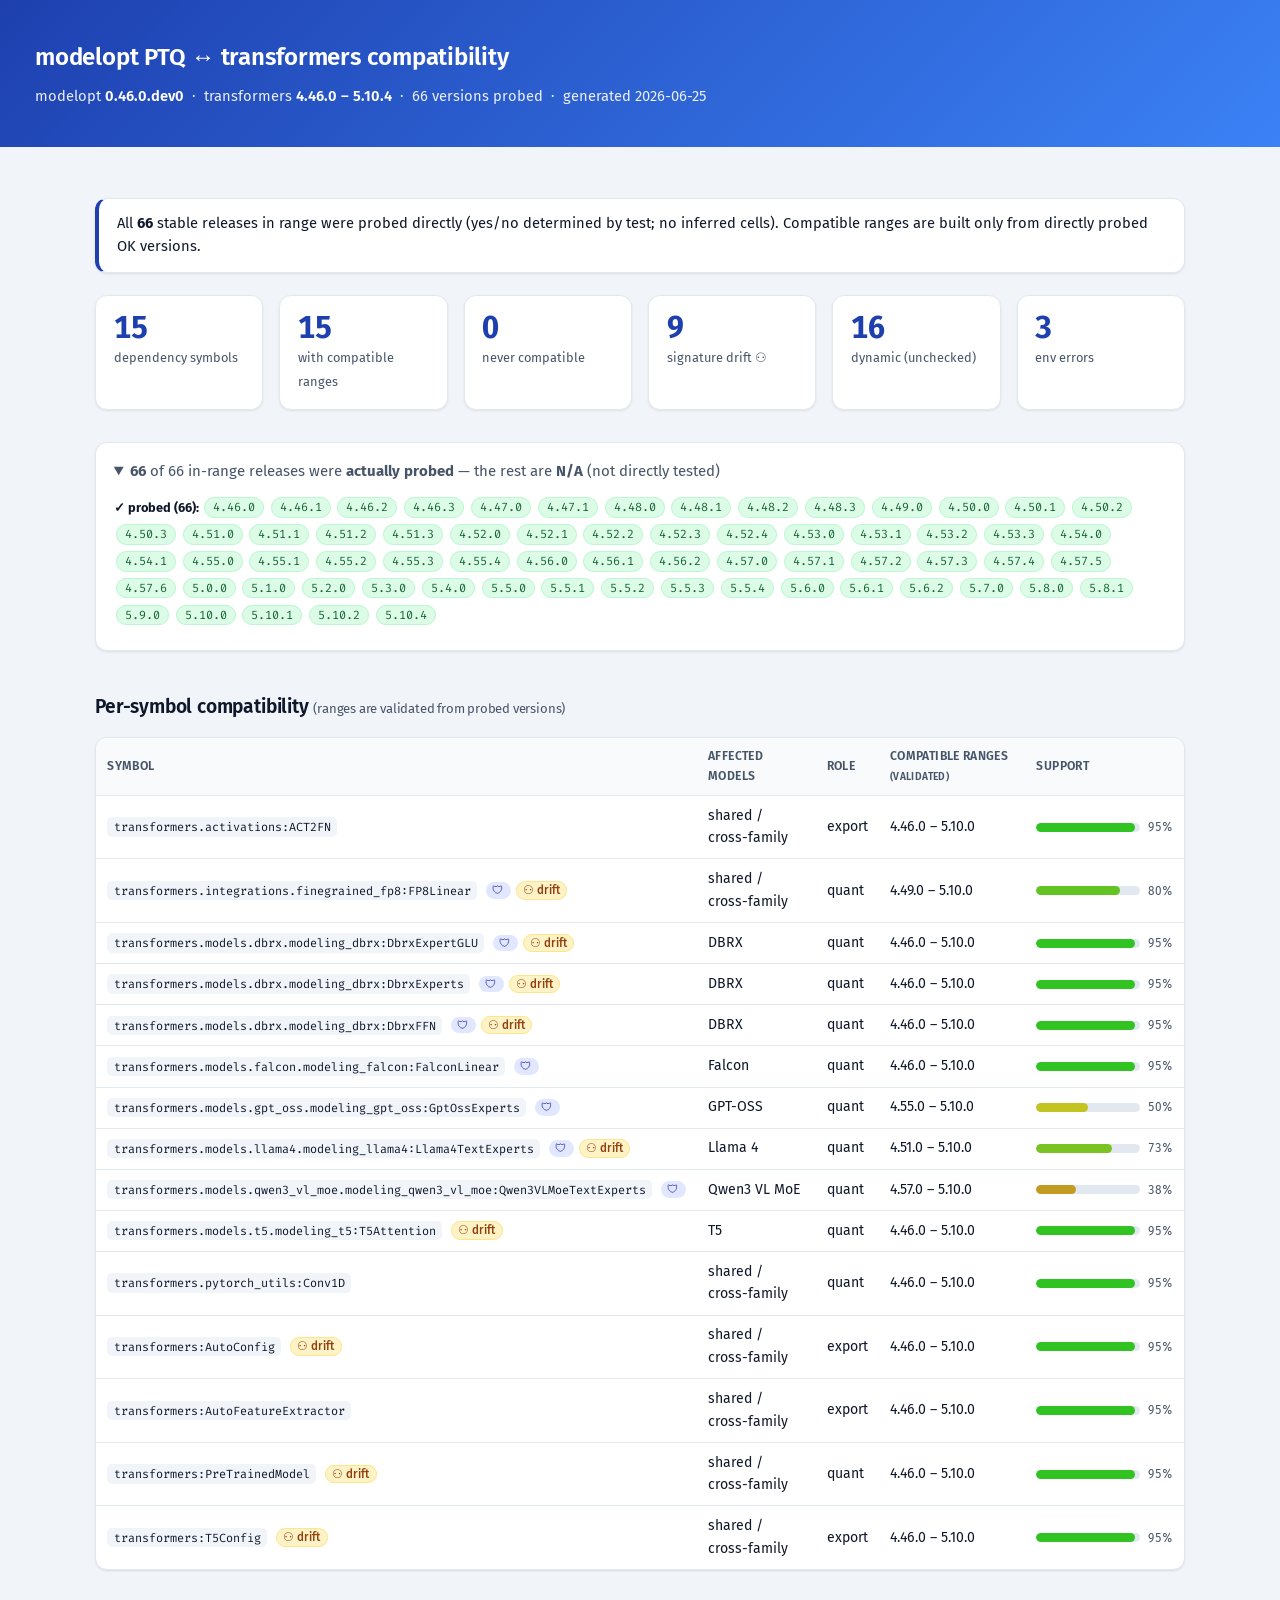
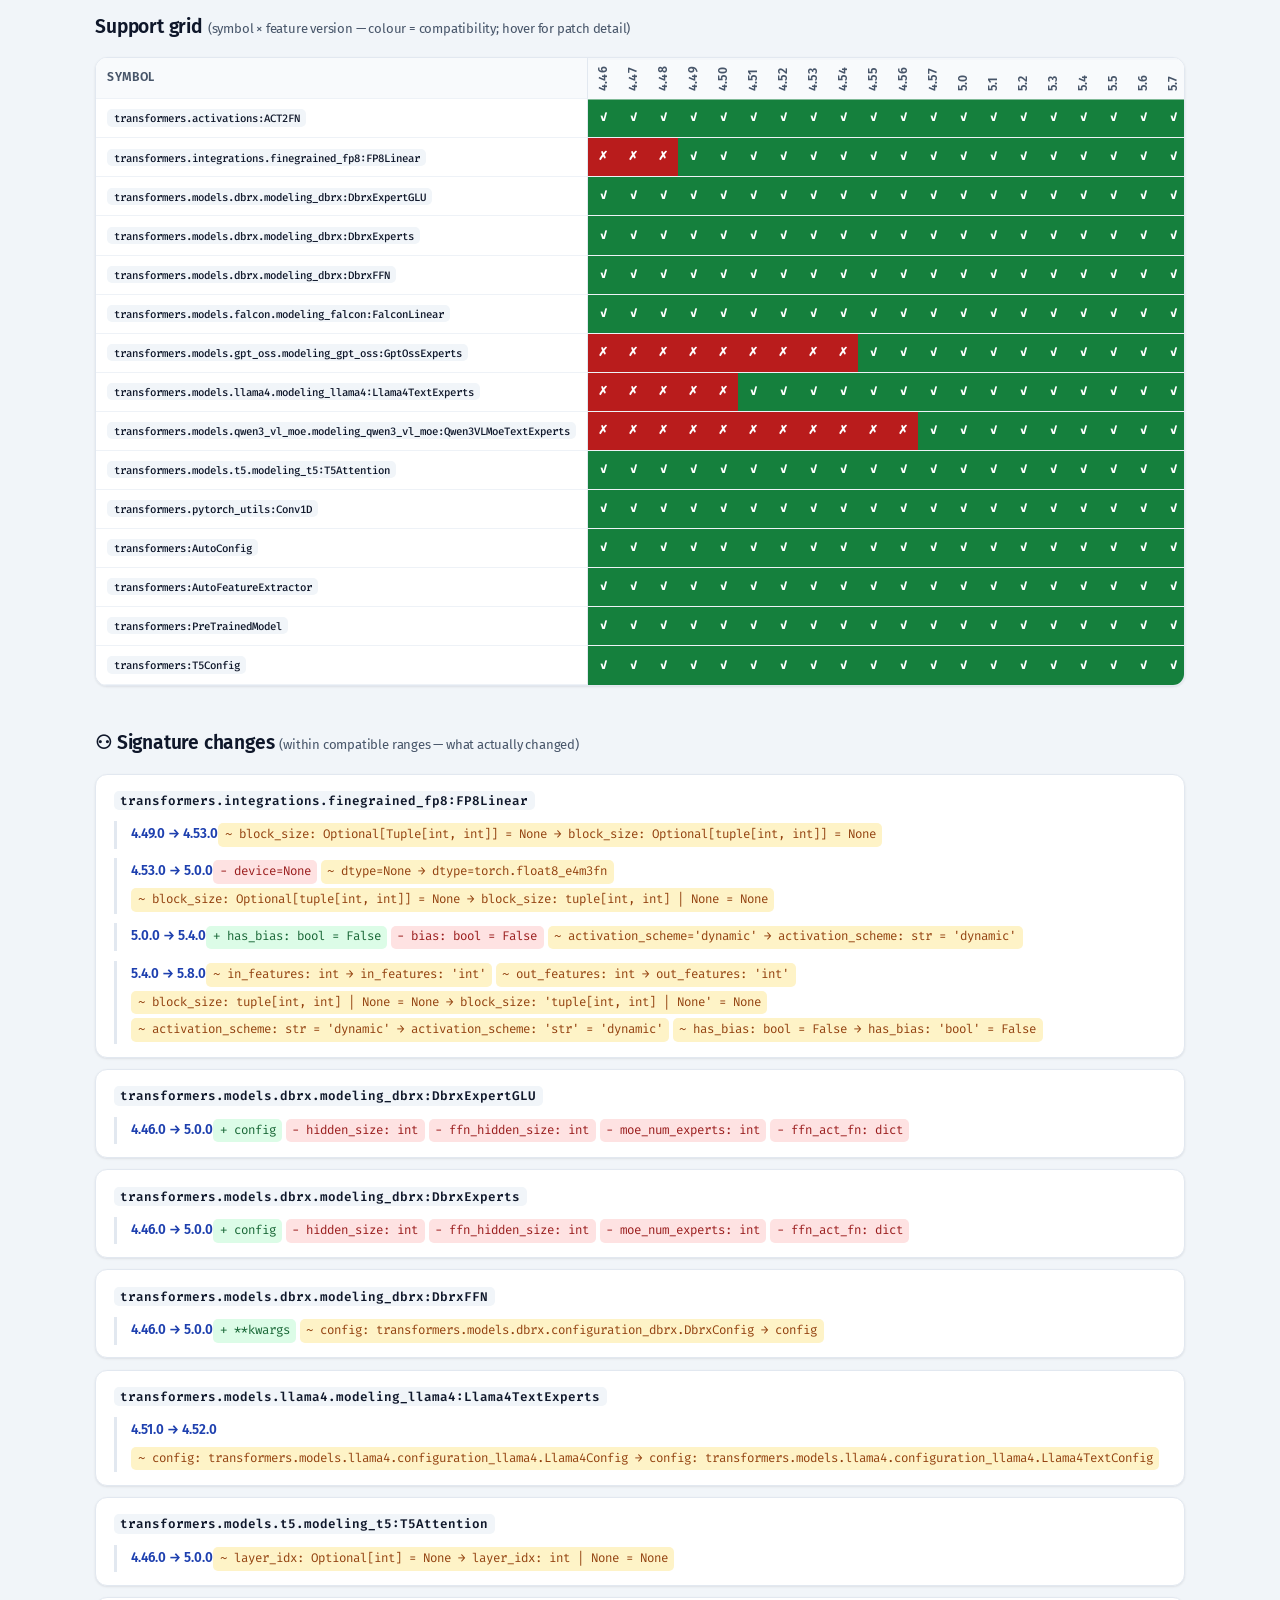
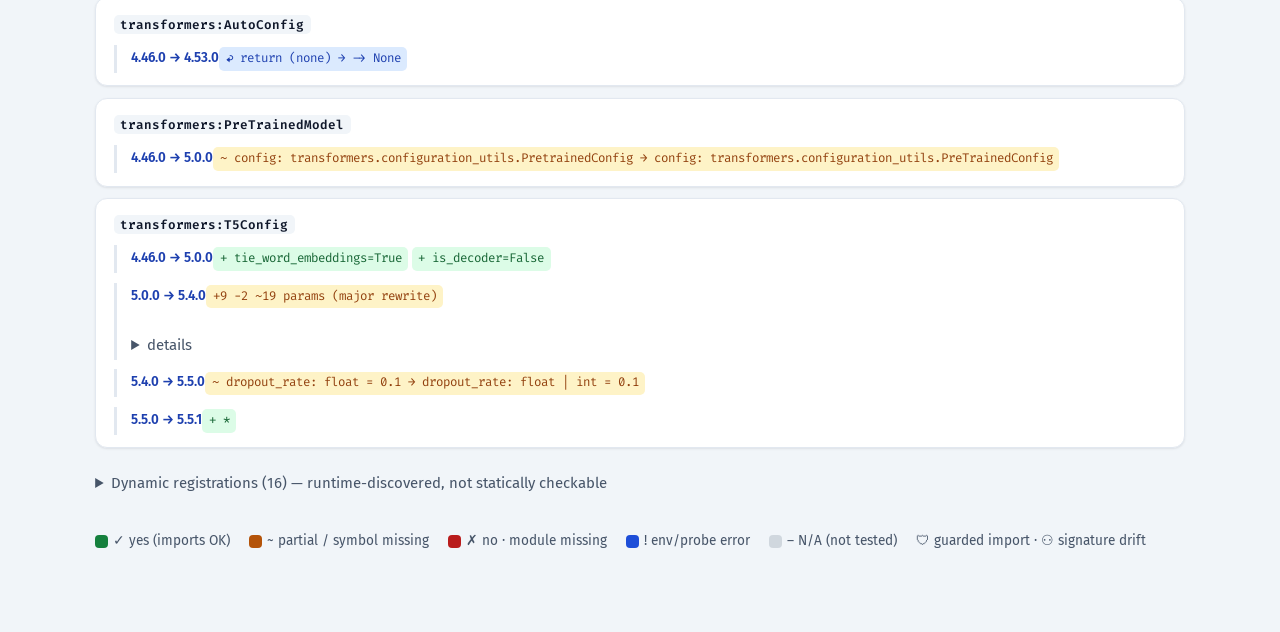
<file: report/modelopt046dev/transformers/compatibility.html>
<!DOCTYPE html>
<html lang="en"><head><meta charset="utf-8">
<meta name="viewport" content="width=device-width, initial-scale=1">
<title>modelopt 0.46.0.dev0 ↔ transformers compatibility</title>
<style>
/* Stylesheet for the modelopt ↔ transformers compatibility report.
   Inlined into compatibility.html at build time (the page stays self-contained).
   Design system: ui-ux-pro-max — blue-data + amber, Fira Sans / Fira Code,
   WCAG-minded contrast, focus states, reduced-motion, responsive. */
@import url('https://fonts.googleapis.com/css2?family=Fira+Code:wght@400;500;600;700&family=Fira+Sans:wght@300;400;500;600;700&display=swap');

:root {
  --bg:#f1f5f9; --surface:#fff; --line:#e2e8f0; --text:#0f172a; --muted:#475569;
  --primary:#1e40af; --primary2:#3b82f6; --accent:#f59e0b;
  --ok:#15803d; --warn:#b45309; --bad:#b91c1c; --env:#1d4ed8; --na:#cbd5e1;
  --ok-bg:#dcfce7; --warn-bg:#fef3c7; --bad-bg:#fee2e2; --env-bg:#dbeafe;
  --shadow:0 1px 3px rgba(15,23,42,.06),0 1px 2px rgba(15,23,42,.04); --radius:12px;
}
* { box-sizing:border-box; }
body { font-family:'Fira Sans',ui-sans-serif,-apple-system,Segoe UI,Roboto,sans-serif;
       margin:0; color:var(--text); background:var(--bg); line-height:1.6; font-size:15px;
       -webkit-font-smoothing:antialiased; }
code,.mono { font-family:'Fira Code',ui-monospace,SFMono-Regular,Menlo,monospace; }
a { color:var(--primary); }
:focus-visible { outline:2px solid var(--accent); outline-offset:2px; border-radius:4px; }

header { background:linear-gradient(135deg,var(--primary),var(--primary2)); color:#fff; padding:2.4rem 2.2rem; }
header h1 { margin:0 0 .5rem; font-size:1.5rem; font-weight:600; letter-spacing:-.01em; }
header .meta { color:rgba(255,255,255,.9); font-size:.92rem; } header .meta b { color:#fff; font-weight:600; }
main { max-width:1160px; margin:0 auto; padding:1.8rem 2.2rem 5rem; }

.note { background:var(--surface); border:1px solid var(--line); border-left:4px solid var(--primary);
        border-radius:var(--radius); padding:.8rem 1.1rem; margin:1.4rem 0; font-size:.92rem; box-shadow:var(--shadow); }
.cards { display:grid; grid-template-columns:repeat(auto-fit,minmax(140px,1fr)); gap:1rem; margin:1.4rem 0 2rem; }
.card { background:var(--surface); border:1px solid var(--line); border-radius:var(--radius); padding:1rem 1.1rem; box-shadow:var(--shadow); }
.card b { display:block; font-size:1.9rem; font-weight:700; line-height:1.1; color:var(--primary); font-variant-numeric:tabular-nums; }
.card span { font-size:.8rem; color:var(--muted); }

h2 { margin:2.6rem 0 .9rem; font-size:1.2rem; font-weight:600; letter-spacing:-.01em; }
h2 small { color:var(--muted); font-weight:400; font-size:.82rem; }

table { border-collapse:separate; border-spacing:0; background:var(--surface); font-size:.88rem; width:100%;
        border:1px solid var(--line); border-radius:var(--radius); overflow:hidden; box-shadow:var(--shadow); }
th,td { padding:.55rem .7rem; text-align:left; border-bottom:1px solid var(--line); }
tbody tr:last-child td { border-bottom:0; }
thead th, table tr:first-child th { background:#f8fafc; color:var(--muted); font-weight:600;
        font-size:.76rem; text-transform:uppercase; letter-spacing:.03em; }
tbody tr { transition:background .15s ease; } tbody tr:hover { background:#f8fafc; }
td.sym { white-space:nowrap; }
code { background:#f1f5f9; padding:.1rem .4rem; border-radius:5px; font-size:.84em; color:#0f172a; }

.tag { font-size:.72rem; padding:.08rem .4rem; border-radius:999px; margin-left:.3rem; white-space:nowrap; font-weight:500; }
.tag.drift { background:var(--warn-bg); color:#92400e; border:1px solid #fde68a; }
.tag.guard { background:#e0e7ff; color:#3730a3; }
.never { color:var(--bad); font-weight:600; }

.supcell { width:150px; white-space:nowrap; }
.bar { display:inline-block; width:104px; height:9px; background:#e2e8f0; border-radius:999px; overflow:hidden; vertical-align:middle; }
.bar span { display:block; height:100%; border-radius:999px; } .supcell small { margin-left:.45rem; color:var(--muted); font-variant-numeric:tabular-nums; }

.grid-wrap { overflow-x:auto; border:1px solid var(--line); border-radius:var(--radius); background:var(--surface); box-shadow:var(--shadow); }
.grid-wrap table { border:0; border-radius:0; box-shadow:none; font-size:.8rem; }
.grid-wrap th, .grid-wrap td { border-bottom:1px solid #eef2f7; }
th.vh { writing-mode:vertical-rl; transform:rotate(180deg); font-weight:500; padding:.5rem .2rem; white-space:nowrap; text-transform:none; letter-spacing:0; background:#f8fafc; }
th.vh.na { color:#94a3b8; }
th.rsym { position:sticky; left:0; background:var(--surface); white-space:nowrap; z-index:1; border-right:1px solid var(--line); font-weight:500; }
.grid-wrap tbody tr:hover th.rsym { background:#f8fafc; }
.grid-wrap td { min-width:30px; padding:0; height:26px; text-align:center; color:#fff; font-size:.78rem; font-weight:700; font-family:'Fira Code',monospace; }
td.ok{background:var(--ok)} td.warn{background:var(--warn)} td.bad{background:var(--bad)}
td.env{background:var(--env)} td.na{color:#94a3b8;background:repeating-linear-gradient(45deg,#fff,#fff 4px,#eef2f7 4px,#eef2f7 8px)}

ul.drift { list-style:none; padding:0; } ul.drift>li { background:var(--surface); border:1px solid var(--line); border-radius:var(--radius); padding:.8rem 1.1rem; margin-bottom:.7rem; box-shadow:var(--shadow); }
ul.drift>li>code:first-child { font-weight:600; }
.step { margin:.6rem 0 0; padding-left:.9rem; border-left:3px solid #e2e8f0; }
.step .v { display:inline-block; color:var(--primary); font-weight:600; font-size:.84rem; margin-bottom:.25rem; }
.cz { font-family:'Fira Code',monospace; font-size:.78rem; padding:.12rem .4rem; margin:.12rem .25rem .12rem 0; border-radius:5px; display:inline-block; }
.cz.add { color:#166534; background:var(--ok-bg); } .cz.del { color:#991b1b; background:var(--bad-bg); }
.cz.mod { color:#92400e; background:var(--warn-bg); } .cz.ret { color:#1e40af; background:var(--env-bg); }
.arr { color:var(--muted); }
.never-list code, .dyn code { color:var(--text); } .loc { color:var(--muted); font-size:.8em; }

details { margin-top:1.2rem; } summary { cursor:pointer; color:var(--muted); padding:.2rem 0; }
summary:hover { color:var(--primary); }
ul.dyn { columns:2; font-size:.85rem; }
details.probed { background:var(--surface); border:1px solid var(--line); border-radius:var(--radius); padding:.8rem 1.1rem; margin:1.4rem 0; box-shadow:var(--shadow); }
.chips { margin:.5rem 0; font-size:.8rem; line-height:2.1; }
.chip { background:var(--ok-bg); border:1px solid #bbf7d0; color:#166534; border-radius:999px; padding:.08rem .5rem; margin:.12rem; white-space:nowrap; font-family:'Fira Code',monospace; font-size:.74rem; }
.chip.na { background:#f1f5f9; border-color:#e2e8f0; color:#94a3b8; }
.legend { margin-top:2rem; font-size:.85rem; color:var(--muted); display:flex; gap:1.2rem; flex-wrap:wrap; align-items:center; }
.sw { display:inline-block; width:13px; height:13px; border-radius:4px; vertical-align:middle; margin-right:.3rem; }

@media (max-width:640px) { main { padding:1.2rem 1.1rem 3rem; } header { padding:1.6rem 1.2rem; } .cards { grid-template-columns:repeat(2,1fr); } }
@media (prefers-reduced-motion:reduce) { * { transition:none !important; } }

</style></head>
<body>
<header>
  <h1>modelopt PTQ ↔ transformers compatibility</h1>
  <div class="meta">modelopt <b>0.46.0.dev0</b> &nbsp;·&nbsp; transformers <b>4.46.0 – 5.10.4</b>
   &nbsp;·&nbsp; 66 versions probed &nbsp;·&nbsp; generated 2026-06-25</div>
</header>
<main>
  <div class="note">All <b>66</b> stable releases in range were probed directly (yes/no determined by test; no inferred cells). Compatible ranges are built only from directly probed OK versions.</div>
  <div class='cards'><div class='card'><b>15</b><span>dependency symbols</span></div><div class='card'><b>15</b><span>with compatible ranges</span></div><div class='card'><b>0</b><span>never compatible</span></div><div class='card'><b>9</b><span>signature drift ⚇</span></div><div class='card'><b>16</b><span>dynamic (unchecked)</span></div><div class='card'><b>3</b><span>env errors</span></div></div>
  <details open class='probed'><summary><b>66</b> of 66 in-range releases were <b>actually probed</b> — the rest are <b>N/A</b> (not directly tested)</summary><div class='chips'><b>✓ probed (66):</b> <span class='chip'>4.46.0</span> <span class='chip'>4.46.1</span> <span class='chip'>4.46.2</span> <span class='chip'>4.46.3</span> <span class='chip'>4.47.0</span> <span class='chip'>4.47.1</span> <span class='chip'>4.48.0</span> <span class='chip'>4.48.1</span> <span class='chip'>4.48.2</span> <span class='chip'>4.48.3</span> <span class='chip'>4.49.0</span> <span class='chip'>4.50.0</span> <span class='chip'>4.50.1</span> <span class='chip'>4.50.2</span> <span class='chip'>4.50.3</span> <span class='chip'>4.51.0</span> <span class='chip'>4.51.1</span> <span class='chip'>4.51.2</span> <span class='chip'>4.51.3</span> <span class='chip'>4.52.0</span> <span class='chip'>4.52.1</span> <span class='chip'>4.52.2</span> <span class='chip'>4.52.3</span> <span class='chip'>4.52.4</span> <span class='chip'>4.53.0</span> <span class='chip'>4.53.1</span> <span class='chip'>4.53.2</span> <span class='chip'>4.53.3</span> <span class='chip'>4.54.0</span> <span class='chip'>4.54.1</span> <span class='chip'>4.55.0</span> <span class='chip'>4.55.1</span> <span class='chip'>4.55.2</span> <span class='chip'>4.55.3</span> <span class='chip'>4.55.4</span> <span class='chip'>4.56.0</span> <span class='chip'>4.56.1</span> <span class='chip'>4.56.2</span> <span class='chip'>4.57.0</span> <span class='chip'>4.57.1</span> <span class='chip'>4.57.2</span> <span class='chip'>4.57.3</span> <span class='chip'>4.57.4</span> <span class='chip'>4.57.5</span> <span class='chip'>4.57.6</span> <span class='chip'>5.0.0</span> <span class='chip'>5.1.0</span> <span class='chip'>5.2.0</span> <span class='chip'>5.3.0</span> <span class='chip'>5.4.0</span> <span class='chip'>5.5.0</span> <span class='chip'>5.5.1</span> <span class='chip'>5.5.2</span> <span class='chip'>5.5.3</span> <span class='chip'>5.5.4</span> <span class='chip'>5.6.0</span> <span class='chip'>5.6.1</span> <span class='chip'>5.6.2</span> <span class='chip'>5.7.0</span> <span class='chip'>5.8.0</span> <span class='chip'>5.8.1</span> <span class='chip'>5.9.0</span> <span class='chip'>5.10.0</span> <span class='chip'>5.10.1</span> <span class='chip'>5.10.2</span> <span class='chip'>5.10.4</span></div></details>
  <h2>Per-symbol compatibility <small>(ranges are validated from probed versions)</small></h2><table><thead><tr><th>symbol</th><th>affected models</th><th>role</th><th>compatible ranges <small>(validated)</small></th><th>support</th></tr></thead><tbody><tr><td class='sym'><code>transformers.activations:ACT2FN</code> </td><td>shared / cross-family</td><td>export</td><td>4.46.0 – 5.10.0</td><td class='supcell'><div class='bar'><span style='width:95%;background:hsl(115 70% 45%)'></span></div><small>95%</small></td></tr><tr><td class='sym'><code>transformers.integrations.finegrained_fp8:FP8Linear</code> <span class='tag guard'>🛡</span><span class='tag drift' title='signature changed within compatible ranges'>⚇ drift</span></td><td>shared / cross-family</td><td>quant</td><td>4.49.0 – 5.10.0</td><td class='supcell'><div class='bar'><span style='width:80%;background:hsl(96 70% 45%)'></span></div><small>80%</small></td></tr><tr><td class='sym'><code>transformers.models.dbrx.modeling_dbrx:DbrxExpertGLU</code> <span class='tag guard'>🛡</span><span class='tag drift' title='signature changed within compatible ranges'>⚇ drift</span></td><td>DBRX</td><td>quant</td><td>4.46.0 – 5.10.0</td><td class='supcell'><div class='bar'><span style='width:95%;background:hsl(115 70% 45%)'></span></div><small>95%</small></td></tr><tr><td class='sym'><code>transformers.models.dbrx.modeling_dbrx:DbrxExperts</code> <span class='tag guard'>🛡</span><span class='tag drift' title='signature changed within compatible ranges'>⚇ drift</span></td><td>DBRX</td><td>quant</td><td>4.46.0 – 5.10.0</td><td class='supcell'><div class='bar'><span style='width:95%;background:hsl(115 70% 45%)'></span></div><small>95%</small></td></tr><tr><td class='sym'><code>transformers.models.dbrx.modeling_dbrx:DbrxFFN</code> <span class='tag guard'>🛡</span><span class='tag drift' title='signature changed within compatible ranges'>⚇ drift</span></td><td>DBRX</td><td>quant</td><td>4.46.0 – 5.10.0</td><td class='supcell'><div class='bar'><span style='width:95%;background:hsl(115 70% 45%)'></span></div><small>95%</small></td></tr><tr><td class='sym'><code>transformers.models.falcon.modeling_falcon:FalconLinear</code> <span class='tag guard'>🛡</span></td><td>Falcon</td><td>quant</td><td>4.46.0 – 5.10.0</td><td class='supcell'><div class='bar'><span style='width:95%;background:hsl(115 70% 45%)'></span></div><small>95%</small></td></tr><tr><td class='sym'><code>transformers.models.gpt_oss.modeling_gpt_oss:GptOssExperts</code> <span class='tag guard'>🛡</span></td><td>GPT-OSS</td><td>quant</td><td>4.55.0 – 5.10.0</td><td class='supcell'><div class='bar'><span style='width:50%;background:hsl(60 70% 45%)'></span></div><small>50%</small></td></tr><tr><td class='sym'><code>transformers.models.llama4.modeling_llama4:Llama4TextExperts</code> <span class='tag guard'>🛡</span><span class='tag drift' title='signature changed within compatible ranges'>⚇ drift</span></td><td>Llama 4</td><td>quant</td><td>4.51.0 – 5.10.0</td><td class='supcell'><div class='bar'><span style='width:73%;background:hsl(87 70% 45%)'></span></div><small>73%</small></td></tr><tr><td class='sym'><code>transformers.models.qwen3_vl_moe.modeling_qwen3_vl_moe:Qwen3VLMoeTextExperts</code> <span class='tag guard'>🛡</span></td><td>Qwen3 VL MoE</td><td>quant</td><td>4.57.0 – 5.10.0</td><td class='supcell'><div class='bar'><span style='width:38%;background:hsl(45 70% 45%)'></span></div><small>38%</small></td></tr><tr><td class='sym'><code>transformers.models.t5.modeling_t5:T5Attention</code> <span class='tag drift' title='signature changed within compatible ranges'>⚇ drift</span></td><td>T5</td><td>quant</td><td>4.46.0 – 5.10.0</td><td class='supcell'><div class='bar'><span style='width:95%;background:hsl(115 70% 45%)'></span></div><small>95%</small></td></tr><tr><td class='sym'><code>transformers.pytorch_utils:Conv1D</code> </td><td>shared / cross-family</td><td>quant</td><td>4.46.0 – 5.10.0</td><td class='supcell'><div class='bar'><span style='width:95%;background:hsl(115 70% 45%)'></span></div><small>95%</small></td></tr><tr><td class='sym'><code>transformers:AutoConfig</code> <span class='tag drift' title='signature changed within compatible ranges'>⚇ drift</span></td><td>shared / cross-family</td><td>export</td><td>4.46.0 – 5.10.0</td><td class='supcell'><div class='bar'><span style='width:95%;background:hsl(115 70% 45%)'></span></div><small>95%</small></td></tr><tr><td class='sym'><code>transformers:AutoFeatureExtractor</code> </td><td>shared / cross-family</td><td>export</td><td>4.46.0 – 5.10.0</td><td class='supcell'><div class='bar'><span style='width:95%;background:hsl(115 70% 45%)'></span></div><small>95%</small></td></tr><tr><td class='sym'><code>transformers:PreTrainedModel</code> <span class='tag drift' title='signature changed within compatible ranges'>⚇ drift</span></td><td>shared / cross-family</td><td>quant</td><td>4.46.0 – 5.10.0</td><td class='supcell'><div class='bar'><span style='width:95%;background:hsl(115 70% 45%)'></span></div><small>95%</small></td></tr><tr><td class='sym'><code>transformers:T5Config</code> <span class='tag drift' title='signature changed within compatible ranges'>⚇ drift</span></td><td>shared / cross-family</td><td>export</td><td>4.46.0 – 5.10.0</td><td class='supcell'><div class='bar'><span style='width:95%;background:hsl(115 70% 45%)'></span></div><small>95%</small></td></tr></tbody></table>
  <h2>Support grid <small>(symbol × feature version — colour = compatibility; hover for patch detail)</small></h2><div class='grid-wrap'><table><tr><th class='rsym'>symbol</th><th class='vh'>4.46</th><th class='vh'>4.47</th><th class='vh'>4.48</th><th class='vh'>4.49</th><th class='vh'>4.50</th><th class='vh'>4.51</th><th class='vh'>4.52</th><th class='vh'>4.53</th><th class='vh'>4.54</th><th class='vh'>4.55</th><th class='vh'>4.56</th><th class='vh'>4.57</th><th class='vh'>5.0</th><th class='vh'>5.1</th><th class='vh'>5.2</th><th class='vh'>5.3</th><th class='vh'>5.4</th><th class='vh'>5.5</th><th class='vh'>5.6</th><th class='vh'>5.7</th><th class='vh'>5.8</th><th class='vh'>5.9</th><th class='vh'>5.10</th></tr><tr><th class='rsym'><code>transformers.activations:ACT2FN</code></th><td class='ok' title='4.46: 4.46.0 yes, 4.46.1 yes, 4.46.2 yes, 4.46.3 yes'>✓</td><td class='ok' title='4.47: 4.47.0 yes, 4.47.1 yes'>✓</td><td class='ok' title='4.48: 4.48.0 yes, 4.48.1 yes, 4.48.2 yes, 4.48.3 yes'>✓</td><td class='ok' title='4.49: 4.49.0 yes'>✓</td><td class='ok' title='4.50: 4.50.0 yes, 4.50.1 yes, 4.50.2 yes, 4.50.3 yes'>✓</td><td class='ok' title='4.51: 4.51.0 yes, 4.51.1 yes, 4.51.2 yes, 4.51.3 yes'>✓</td><td class='ok' title='4.52: 4.52.0 yes, 4.52.1 yes, 4.52.2 yes, 4.52.3 yes, 4.52.4 yes'>✓</td><td class='ok' title='4.53: 4.53.0 yes, 4.53.1 yes, 4.53.2 yes, 4.53.3 yes'>✓</td><td class='ok' title='4.54: 4.54.0 yes, 4.54.1 yes'>✓</td><td class='ok' title='4.55: 4.55.0 yes, 4.55.1 yes, 4.55.2 yes, 4.55.3 yes, 4.55.4 yes'>✓</td><td class='ok' title='4.56: 4.56.0 yes, 4.56.1 yes, 4.56.2 yes'>✓</td><td class='ok' title='4.57: 4.57.0 yes, 4.57.1 yes, 4.57.2 yes, 4.57.3 yes, 4.57.4 yes, 4.57.5 yes, 4.57.6 yes'>✓</td><td class='ok' title='5.0: 5.0.0 yes'>✓</td><td class='ok' title='5.1: 5.1.0 yes'>✓</td><td class='ok' title='5.2: 5.2.0 yes'>✓</td><td class='ok' title='5.3: 5.3.0 yes'>✓</td><td class='ok' title='5.4: 5.4.0 yes'>✓</td><td class='ok' title='5.5: 5.5.0 yes, 5.5.1 yes, 5.5.2 yes, 5.5.3 yes, 5.5.4 yes'>✓</td><td class='ok' title='5.6: 5.6.0 yes, 5.6.1 yes, 5.6.2 yes'>✓</td><td class='ok' title='5.7: 5.7.0 yes'>✓</td><td class='ok' title='5.8: 5.8.0 yes, 5.8.1 yes'>✓</td><td class='ok' title='5.9: 5.9.0 yes'>✓</td><td class='warn' title='5.10: 5.10.0 yes, 5.10.1 probe, 5.10.2 probe, 5.10.4 probe'>~</td></tr><tr><th class='rsym'><code>transformers.integrations.finegrained_fp8:FP8Linear</code></th><td class='bad' title='4.46: 4.46.0 no·mod, 4.46.1 no·mod, 4.46.2 no·mod, 4.46.3 no·mod'>✗</td><td class='bad' title='4.47: 4.47.0 no·mod, 4.47.1 no·mod'>✗</td><td class='bad' title='4.48: 4.48.0 no·mod, 4.48.1 no·mod, 4.48.2 no·mod, 4.48.3 no·mod'>✗</td><td class='ok' title='4.49: 4.49.0 yes'>✓</td><td class='ok' title='4.50: 4.50.0 yes, 4.50.1 yes, 4.50.2 yes, 4.50.3 yes'>✓</td><td class='ok' title='4.51: 4.51.0 yes, 4.51.1 yes, 4.51.2 yes, 4.51.3 yes'>✓</td><td class='ok' title='4.52: 4.52.0 yes, 4.52.1 yes, 4.52.2 yes, 4.52.3 yes, 4.52.4 yes'>✓</td><td class='ok' title='4.53: 4.53.0 yes, 4.53.1 yes, 4.53.2 yes, 4.53.3 yes'>✓</td><td class='ok' title='4.54: 4.54.0 yes, 4.54.1 yes'>✓</td><td class='ok' title='4.55: 4.55.0 yes, 4.55.1 yes, 4.55.2 yes, 4.55.3 yes, 4.55.4 yes'>✓</td><td class='ok' title='4.56: 4.56.0 yes, 4.56.1 yes, 4.56.2 yes'>✓</td><td class='ok' title='4.57: 4.57.0 yes, 4.57.1 yes, 4.57.2 yes, 4.57.3 yes, 4.57.4 yes, 4.57.5 yes, 4.57.6 yes'>✓</td><td class='ok' title='5.0: 5.0.0 yes'>✓</td><td class='ok' title='5.1: 5.1.0 yes'>✓</td><td class='ok' title='5.2: 5.2.0 yes'>✓</td><td class='ok' title='5.3: 5.3.0 yes'>✓</td><td class='ok' title='5.4: 5.4.0 yes'>✓</td><td class='ok' title='5.5: 5.5.0 yes, 5.5.1 yes, 5.5.2 yes, 5.5.3 yes, 5.5.4 yes'>✓</td><td class='ok' title='5.6: 5.6.0 yes, 5.6.1 yes, 5.6.2 yes'>✓</td><td class='ok' title='5.7: 5.7.0 yes'>✓</td><td class='ok' title='5.8: 5.8.0 yes, 5.8.1 yes'>✓</td><td class='ok' title='5.9: 5.9.0 yes'>✓</td><td class='warn' title='5.10: 5.10.0 yes, 5.10.1 probe, 5.10.2 probe, 5.10.4 probe'>~</td></tr><tr><th class='rsym'><code>transformers.models.dbrx.modeling_dbrx:DbrxExpertGLU</code></th><td class='ok' title='4.46: 4.46.0 yes, 4.46.1 yes, 4.46.2 yes, 4.46.3 yes'>✓</td><td class='ok' title='4.47: 4.47.0 yes, 4.47.1 yes'>✓</td><td class='ok' title='4.48: 4.48.0 yes, 4.48.1 yes, 4.48.2 yes, 4.48.3 yes'>✓</td><td class='ok' title='4.49: 4.49.0 yes'>✓</td><td class='ok' title='4.50: 4.50.0 yes, 4.50.1 yes, 4.50.2 yes, 4.50.3 yes'>✓</td><td class='ok' title='4.51: 4.51.0 yes, 4.51.1 yes, 4.51.2 yes, 4.51.3 yes'>✓</td><td class='ok' title='4.52: 4.52.0 yes, 4.52.1 yes, 4.52.2 yes, 4.52.3 yes, 4.52.4 yes'>✓</td><td class='ok' title='4.53: 4.53.0 yes, 4.53.1 yes, 4.53.2 yes, 4.53.3 yes'>✓</td><td class='ok' title='4.54: 4.54.0 yes, 4.54.1 yes'>✓</td><td class='ok' title='4.55: 4.55.0 yes, 4.55.1 yes, 4.55.2 yes, 4.55.3 yes, 4.55.4 yes'>✓</td><td class='ok' title='4.56: 4.56.0 yes, 4.56.1 yes, 4.56.2 yes'>✓</td><td class='ok' title='4.57: 4.57.0 yes, 4.57.1 yes, 4.57.2 yes, 4.57.3 yes, 4.57.4 yes, 4.57.5 yes, 4.57.6 yes'>✓</td><td class='ok' title='5.0: 5.0.0 yes'>✓</td><td class='ok' title='5.1: 5.1.0 yes'>✓</td><td class='ok' title='5.2: 5.2.0 yes'>✓</td><td class='ok' title='5.3: 5.3.0 yes'>✓</td><td class='ok' title='5.4: 5.4.0 yes'>✓</td><td class='ok' title='5.5: 5.5.0 yes, 5.5.1 yes, 5.5.2 yes, 5.5.3 yes, 5.5.4 yes'>✓</td><td class='ok' title='5.6: 5.6.0 yes, 5.6.1 yes, 5.6.2 yes'>✓</td><td class='ok' title='5.7: 5.7.0 yes'>✓</td><td class='ok' title='5.8: 5.8.0 yes, 5.8.1 yes'>✓</td><td class='ok' title='5.9: 5.9.0 yes'>✓</td><td class='warn' title='5.10: 5.10.0 yes, 5.10.1 probe, 5.10.2 probe, 5.10.4 probe'>~</td></tr><tr><th class='rsym'><code>transformers.models.dbrx.modeling_dbrx:DbrxExperts</code></th><td class='ok' title='4.46: 4.46.0 yes, 4.46.1 yes, 4.46.2 yes, 4.46.3 yes'>✓</td><td class='ok' title='4.47: 4.47.0 yes, 4.47.1 yes'>✓</td><td class='ok' title='4.48: 4.48.0 yes, 4.48.1 yes, 4.48.2 yes, 4.48.3 yes'>✓</td><td class='ok' title='4.49: 4.49.0 yes'>✓</td><td class='ok' title='4.50: 4.50.0 yes, 4.50.1 yes, 4.50.2 yes, 4.50.3 yes'>✓</td><td class='ok' title='4.51: 4.51.0 yes, 4.51.1 yes, 4.51.2 yes, 4.51.3 yes'>✓</td><td class='ok' title='4.52: 4.52.0 yes, 4.52.1 yes, 4.52.2 yes, 4.52.3 yes, 4.52.4 yes'>✓</td><td class='ok' title='4.53: 4.53.0 yes, 4.53.1 yes, 4.53.2 yes, 4.53.3 yes'>✓</td><td class='ok' title='4.54: 4.54.0 yes, 4.54.1 yes'>✓</td><td class='ok' title='4.55: 4.55.0 yes, 4.55.1 yes, 4.55.2 yes, 4.55.3 yes, 4.55.4 yes'>✓</td><td class='ok' title='4.56: 4.56.0 yes, 4.56.1 yes, 4.56.2 yes'>✓</td><td class='ok' title='4.57: 4.57.0 yes, 4.57.1 yes, 4.57.2 yes, 4.57.3 yes, 4.57.4 yes, 4.57.5 yes, 4.57.6 yes'>✓</td><td class='ok' title='5.0: 5.0.0 yes'>✓</td><td class='ok' title='5.1: 5.1.0 yes'>✓</td><td class='ok' title='5.2: 5.2.0 yes'>✓</td><td class='ok' title='5.3: 5.3.0 yes'>✓</td><td class='ok' title='5.4: 5.4.0 yes'>✓</td><td class='ok' title='5.5: 5.5.0 yes, 5.5.1 yes, 5.5.2 yes, 5.5.3 yes, 5.5.4 yes'>✓</td><td class='ok' title='5.6: 5.6.0 yes, 5.6.1 yes, 5.6.2 yes'>✓</td><td class='ok' title='5.7: 5.7.0 yes'>✓</td><td class='ok' title='5.8: 5.8.0 yes, 5.8.1 yes'>✓</td><td class='ok' title='5.9: 5.9.0 yes'>✓</td><td class='warn' title='5.10: 5.10.0 yes, 5.10.1 probe, 5.10.2 probe, 5.10.4 probe'>~</td></tr><tr><th class='rsym'><code>transformers.models.dbrx.modeling_dbrx:DbrxFFN</code></th><td class='ok' title='4.46: 4.46.0 yes, 4.46.1 yes, 4.46.2 yes, 4.46.3 yes'>✓</td><td class='ok' title='4.47: 4.47.0 yes, 4.47.1 yes'>✓</td><td class='ok' title='4.48: 4.48.0 yes, 4.48.1 yes, 4.48.2 yes, 4.48.3 yes'>✓</td><td class='ok' title='4.49: 4.49.0 yes'>✓</td><td class='ok' title='4.50: 4.50.0 yes, 4.50.1 yes, 4.50.2 yes, 4.50.3 yes'>✓</td><td class='ok' title='4.51: 4.51.0 yes, 4.51.1 yes, 4.51.2 yes, 4.51.3 yes'>✓</td><td class='ok' title='4.52: 4.52.0 yes, 4.52.1 yes, 4.52.2 yes, 4.52.3 yes, 4.52.4 yes'>✓</td><td class='ok' title='4.53: 4.53.0 yes, 4.53.1 yes, 4.53.2 yes, 4.53.3 yes'>✓</td><td class='ok' title='4.54: 4.54.0 yes, 4.54.1 yes'>✓</td><td class='ok' title='4.55: 4.55.0 yes, 4.55.1 yes, 4.55.2 yes, 4.55.3 yes, 4.55.4 yes'>✓</td><td class='ok' title='4.56: 4.56.0 yes, 4.56.1 yes, 4.56.2 yes'>✓</td><td class='ok' title='4.57: 4.57.0 yes, 4.57.1 yes, 4.57.2 yes, 4.57.3 yes, 4.57.4 yes, 4.57.5 yes, 4.57.6 yes'>✓</td><td class='ok' title='5.0: 5.0.0 yes'>✓</td><td class='ok' title='5.1: 5.1.0 yes'>✓</td><td class='ok' title='5.2: 5.2.0 yes'>✓</td><td class='ok' title='5.3: 5.3.0 yes'>✓</td><td class='ok' title='5.4: 5.4.0 yes'>✓</td><td class='ok' title='5.5: 5.5.0 yes, 5.5.1 yes, 5.5.2 yes, 5.5.3 yes, 5.5.4 yes'>✓</td><td class='ok' title='5.6: 5.6.0 yes, 5.6.1 yes, 5.6.2 yes'>✓</td><td class='ok' title='5.7: 5.7.0 yes'>✓</td><td class='ok' title='5.8: 5.8.0 yes, 5.8.1 yes'>✓</td><td class='ok' title='5.9: 5.9.0 yes'>✓</td><td class='warn' title='5.10: 5.10.0 yes, 5.10.1 probe, 5.10.2 probe, 5.10.4 probe'>~</td></tr><tr><th class='rsym'><code>transformers.models.falcon.modeling_falcon:FalconLinear</code></th><td class='ok' title='4.46: 4.46.0 yes, 4.46.1 yes, 4.46.2 yes, 4.46.3 yes'>✓</td><td class='ok' title='4.47: 4.47.0 yes, 4.47.1 yes'>✓</td><td class='ok' title='4.48: 4.48.0 yes, 4.48.1 yes, 4.48.2 yes, 4.48.3 yes'>✓</td><td class='ok' title='4.49: 4.49.0 yes'>✓</td><td class='ok' title='4.50: 4.50.0 yes, 4.50.1 yes, 4.50.2 yes, 4.50.3 yes'>✓</td><td class='ok' title='4.51: 4.51.0 yes, 4.51.1 yes, 4.51.2 yes, 4.51.3 yes'>✓</td><td class='ok' title='4.52: 4.52.0 yes, 4.52.1 yes, 4.52.2 yes, 4.52.3 yes, 4.52.4 yes'>✓</td><td class='ok' title='4.53: 4.53.0 yes, 4.53.1 yes, 4.53.2 yes, 4.53.3 yes'>✓</td><td class='ok' title='4.54: 4.54.0 yes, 4.54.1 yes'>✓</td><td class='ok' title='4.55: 4.55.0 yes, 4.55.1 yes, 4.55.2 yes, 4.55.3 yes, 4.55.4 yes'>✓</td><td class='ok' title='4.56: 4.56.0 yes, 4.56.1 yes, 4.56.2 yes'>✓</td><td class='ok' title='4.57: 4.57.0 yes, 4.57.1 yes, 4.57.2 yes, 4.57.3 yes, 4.57.4 yes, 4.57.5 yes, 4.57.6 yes'>✓</td><td class='ok' title='5.0: 5.0.0 yes'>✓</td><td class='ok' title='5.1: 5.1.0 yes'>✓</td><td class='ok' title='5.2: 5.2.0 yes'>✓</td><td class='ok' title='5.3: 5.3.0 yes'>✓</td><td class='ok' title='5.4: 5.4.0 yes'>✓</td><td class='ok' title='5.5: 5.5.0 yes, 5.5.1 yes, 5.5.2 yes, 5.5.3 yes, 5.5.4 yes'>✓</td><td class='ok' title='5.6: 5.6.0 yes, 5.6.1 yes, 5.6.2 yes'>✓</td><td class='ok' title='5.7: 5.7.0 yes'>✓</td><td class='ok' title='5.8: 5.8.0 yes, 5.8.1 yes'>✓</td><td class='ok' title='5.9: 5.9.0 yes'>✓</td><td class='warn' title='5.10: 5.10.0 yes, 5.10.1 probe, 5.10.2 probe, 5.10.4 probe'>~</td></tr><tr><th class='rsym'><code>transformers.models.gpt_oss.modeling_gpt_oss:GptOssExperts</code></th><td class='bad' title='4.46: 4.46.0 no·mod, 4.46.1 no·mod, 4.46.2 no·mod, 4.46.3 no·mod'>✗</td><td class='bad' title='4.47: 4.47.0 no·mod, 4.47.1 no·mod'>✗</td><td class='bad' title='4.48: 4.48.0 no·mod, 4.48.1 no·mod, 4.48.2 no·mod, 4.48.3 no·mod'>✗</td><td class='bad' title='4.49: 4.49.0 no·mod'>✗</td><td class='bad' title='4.50: 4.50.0 no·mod, 4.50.1 no·mod, 4.50.2 no·mod, 4.50.3 no·mod'>✗</td><td class='bad' title='4.51: 4.51.0 no·mod, 4.51.1 no·mod, 4.51.2 no·mod, 4.51.3 no·mod'>✗</td><td class='bad' title='4.52: 4.52.0 no·mod, 4.52.1 no·mod, 4.52.2 no·mod, 4.52.3 no·mod, 4.52.4 no·mod'>✗</td><td class='bad' title='4.53: 4.53.0 no·mod, 4.53.1 no·mod, 4.53.2 no·mod, 4.53.3 no·mod'>✗</td><td class='bad' title='4.54: 4.54.0 no·mod, 4.54.1 no·mod'>✗</td><td class='ok' title='4.55: 4.55.0 yes, 4.55.1 yes, 4.55.2 yes, 4.55.3 yes, 4.55.4 yes'>✓</td><td class='ok' title='4.56: 4.56.0 yes, 4.56.1 yes, 4.56.2 yes'>✓</td><td class='ok' title='4.57: 4.57.0 yes, 4.57.1 yes, 4.57.2 yes, 4.57.3 yes, 4.57.4 yes, 4.57.5 yes, 4.57.6 yes'>✓</td><td class='ok' title='5.0: 5.0.0 yes'>✓</td><td class='ok' title='5.1: 5.1.0 yes'>✓</td><td class='ok' title='5.2: 5.2.0 yes'>✓</td><td class='ok' title='5.3: 5.3.0 yes'>✓</td><td class='ok' title='5.4: 5.4.0 yes'>✓</td><td class='ok' title='5.5: 5.5.0 yes, 5.5.1 yes, 5.5.2 yes, 5.5.3 yes, 5.5.4 yes'>✓</td><td class='ok' title='5.6: 5.6.0 yes, 5.6.1 yes, 5.6.2 yes'>✓</td><td class='ok' title='5.7: 5.7.0 yes'>✓</td><td class='ok' title='5.8: 5.8.0 yes, 5.8.1 yes'>✓</td><td class='ok' title='5.9: 5.9.0 yes'>✓</td><td class='warn' title='5.10: 5.10.0 yes, 5.10.1 probe, 5.10.2 probe, 5.10.4 probe'>~</td></tr><tr><th class='rsym'><code>transformers.models.llama4.modeling_llama4:Llama4TextExperts</code></th><td class='bad' title='4.46: 4.46.0 no·mod, 4.46.1 no·mod, 4.46.2 no·mod, 4.46.3 no·mod'>✗</td><td class='bad' title='4.47: 4.47.0 no·mod, 4.47.1 no·mod'>✗</td><td class='bad' title='4.48: 4.48.0 no·mod, 4.48.1 no·mod, 4.48.2 no·mod, 4.48.3 no·mod'>✗</td><td class='bad' title='4.49: 4.49.0 no·mod'>✗</td><td class='bad' title='4.50: 4.50.0 no·mod, 4.50.1 no·mod, 4.50.2 no·mod, 4.50.3 no·mod'>✗</td><td class='ok' title='4.51: 4.51.0 yes, 4.51.1 yes, 4.51.2 yes, 4.51.3 yes'>✓</td><td class='ok' title='4.52: 4.52.0 yes, 4.52.1 yes, 4.52.2 yes, 4.52.3 yes, 4.52.4 yes'>✓</td><td class='ok' title='4.53: 4.53.0 yes, 4.53.1 yes, 4.53.2 yes, 4.53.3 yes'>✓</td><td class='ok' title='4.54: 4.54.0 yes, 4.54.1 yes'>✓</td><td class='ok' title='4.55: 4.55.0 yes, 4.55.1 yes, 4.55.2 yes, 4.55.3 yes, 4.55.4 yes'>✓</td><td class='ok' title='4.56: 4.56.0 yes, 4.56.1 yes, 4.56.2 yes'>✓</td><td class='ok' title='4.57: 4.57.0 yes, 4.57.1 yes, 4.57.2 yes, 4.57.3 yes, 4.57.4 yes, 4.57.5 yes, 4.57.6 yes'>✓</td><td class='ok' title='5.0: 5.0.0 yes'>✓</td><td class='ok' title='5.1: 5.1.0 yes'>✓</td><td class='ok' title='5.2: 5.2.0 yes'>✓</td><td class='ok' title='5.3: 5.3.0 yes'>✓</td><td class='ok' title='5.4: 5.4.0 yes'>✓</td><td class='ok' title='5.5: 5.5.0 yes, 5.5.1 yes, 5.5.2 yes, 5.5.3 yes, 5.5.4 yes'>✓</td><td class='ok' title='5.6: 5.6.0 yes, 5.6.1 yes, 5.6.2 yes'>✓</td><td class='ok' title='5.7: 5.7.0 yes'>✓</td><td class='ok' title='5.8: 5.8.0 yes, 5.8.1 yes'>✓</td><td class='ok' title='5.9: 5.9.0 yes'>✓</td><td class='warn' title='5.10: 5.10.0 yes, 5.10.1 probe, 5.10.2 probe, 5.10.4 probe'>~</td></tr><tr><th class='rsym'><code>transformers.models.qwen3_vl_moe.modeling_qwen3_vl_moe:Qwen3VLMoeTextExperts</code></th><td class='bad' title='4.46: 4.46.0 no·mod, 4.46.1 no·mod, 4.46.2 no·mod, 4.46.3 no·mod'>✗</td><td class='bad' title='4.47: 4.47.0 no·mod, 4.47.1 no·mod'>✗</td><td class='bad' title='4.48: 4.48.0 no·mod, 4.48.1 no·mod, 4.48.2 no·mod, 4.48.3 no·mod'>✗</td><td class='bad' title='4.49: 4.49.0 no·mod'>✗</td><td class='bad' title='4.50: 4.50.0 no·mod, 4.50.1 no·mod, 4.50.2 no·mod, 4.50.3 no·mod'>✗</td><td class='bad' title='4.51: 4.51.0 no·mod, 4.51.1 no·mod, 4.51.2 no·mod, 4.51.3 no·mod'>✗</td><td class='bad' title='4.52: 4.52.0 no·mod, 4.52.1 no·mod, 4.52.2 no·mod, 4.52.3 no·mod, 4.52.4 no·mod'>✗</td><td class='bad' title='4.53: 4.53.0 no·mod, 4.53.1 no·mod, 4.53.2 no·mod, 4.53.3 no·mod'>✗</td><td class='bad' title='4.54: 4.54.0 no·mod, 4.54.1 no·mod'>✗</td><td class='bad' title='4.55: 4.55.0 no·mod, 4.55.1 no·mod, 4.55.2 no·mod, 4.55.3 no·mod, 4.55.4 no·mod'>✗</td><td class='bad' title='4.56: 4.56.0 no·mod, 4.56.1 no·mod, 4.56.2 no·mod'>✗</td><td class='ok' title='4.57: 4.57.0 yes, 4.57.1 yes, 4.57.2 yes, 4.57.3 yes, 4.57.4 yes, 4.57.5 yes, 4.57.6 yes'>✓</td><td class='ok' title='5.0: 5.0.0 yes'>✓</td><td class='ok' title='5.1: 5.1.0 yes'>✓</td><td class='ok' title='5.2: 5.2.0 yes'>✓</td><td class='ok' title='5.3: 5.3.0 yes'>✓</td><td class='ok' title='5.4: 5.4.0 yes'>✓</td><td class='ok' title='5.5: 5.5.0 yes, 5.5.1 yes, 5.5.2 yes, 5.5.3 yes, 5.5.4 yes'>✓</td><td class='ok' title='5.6: 5.6.0 yes, 5.6.1 yes, 5.6.2 yes'>✓</td><td class='ok' title='5.7: 5.7.0 yes'>✓</td><td class='ok' title='5.8: 5.8.0 yes, 5.8.1 yes'>✓</td><td class='ok' title='5.9: 5.9.0 yes'>✓</td><td class='warn' title='5.10: 5.10.0 yes, 5.10.1 probe, 5.10.2 probe, 5.10.4 probe'>~</td></tr><tr><th class='rsym'><code>transformers.models.t5.modeling_t5:T5Attention</code></th><td class='ok' title='4.46: 4.46.0 yes, 4.46.1 yes, 4.46.2 yes, 4.46.3 yes'>✓</td><td class='ok' title='4.47: 4.47.0 yes, 4.47.1 yes'>✓</td><td class='ok' title='4.48: 4.48.0 yes, 4.48.1 yes, 4.48.2 yes, 4.48.3 yes'>✓</td><td class='ok' title='4.49: 4.49.0 yes'>✓</td><td class='ok' title='4.50: 4.50.0 yes, 4.50.1 yes, 4.50.2 yes, 4.50.3 yes'>✓</td><td class='ok' title='4.51: 4.51.0 yes, 4.51.1 yes, 4.51.2 yes, 4.51.3 yes'>✓</td><td class='ok' title='4.52: 4.52.0 yes, 4.52.1 yes, 4.52.2 yes, 4.52.3 yes, 4.52.4 yes'>✓</td><td class='ok' title='4.53: 4.53.0 yes, 4.53.1 yes, 4.53.2 yes, 4.53.3 yes'>✓</td><td class='ok' title='4.54: 4.54.0 yes, 4.54.1 yes'>✓</td><td class='ok' title='4.55: 4.55.0 yes, 4.55.1 yes, 4.55.2 yes, 4.55.3 yes, 4.55.4 yes'>✓</td><td class='ok' title='4.56: 4.56.0 yes, 4.56.1 yes, 4.56.2 yes'>✓</td><td class='ok' title='4.57: 4.57.0 yes, 4.57.1 yes, 4.57.2 yes, 4.57.3 yes, 4.57.4 yes, 4.57.5 yes, 4.57.6 yes'>✓</td><td class='ok' title='5.0: 5.0.0 yes'>✓</td><td class='ok' title='5.1: 5.1.0 yes'>✓</td><td class='ok' title='5.2: 5.2.0 yes'>✓</td><td class='ok' title='5.3: 5.3.0 yes'>✓</td><td class='ok' title='5.4: 5.4.0 yes'>✓</td><td class='ok' title='5.5: 5.5.0 yes, 5.5.1 yes, 5.5.2 yes, 5.5.3 yes, 5.5.4 yes'>✓</td><td class='ok' title='5.6: 5.6.0 yes, 5.6.1 yes, 5.6.2 yes'>✓</td><td class='ok' title='5.7: 5.7.0 yes'>✓</td><td class='ok' title='5.8: 5.8.0 yes, 5.8.1 yes'>✓</td><td class='ok' title='5.9: 5.9.0 yes'>✓</td><td class='warn' title='5.10: 5.10.0 yes, 5.10.1 probe, 5.10.2 probe, 5.10.4 probe'>~</td></tr><tr><th class='rsym'><code>transformers.pytorch_utils:Conv1D</code></th><td class='ok' title='4.46: 4.46.0 yes, 4.46.1 yes, 4.46.2 yes, 4.46.3 yes'>✓</td><td class='ok' title='4.47: 4.47.0 yes, 4.47.1 yes'>✓</td><td class='ok' title='4.48: 4.48.0 yes, 4.48.1 yes, 4.48.2 yes, 4.48.3 yes'>✓</td><td class='ok' title='4.49: 4.49.0 yes'>✓</td><td class='ok' title='4.50: 4.50.0 yes, 4.50.1 yes, 4.50.2 yes, 4.50.3 yes'>✓</td><td class='ok' title='4.51: 4.51.0 yes, 4.51.1 yes, 4.51.2 yes, 4.51.3 yes'>✓</td><td class='ok' title='4.52: 4.52.0 yes, 4.52.1 yes, 4.52.2 yes, 4.52.3 yes, 4.52.4 yes'>✓</td><td class='ok' title='4.53: 4.53.0 yes, 4.53.1 yes, 4.53.2 yes, 4.53.3 yes'>✓</td><td class='ok' title='4.54: 4.54.0 yes, 4.54.1 yes'>✓</td><td class='ok' title='4.55: 4.55.0 yes, 4.55.1 yes, 4.55.2 yes, 4.55.3 yes, 4.55.4 yes'>✓</td><td class='ok' title='4.56: 4.56.0 yes, 4.56.1 yes, 4.56.2 yes'>✓</td><td class='ok' title='4.57: 4.57.0 yes, 4.57.1 yes, 4.57.2 yes, 4.57.3 yes, 4.57.4 yes, 4.57.5 yes, 4.57.6 yes'>✓</td><td class='ok' title='5.0: 5.0.0 yes'>✓</td><td class='ok' title='5.1: 5.1.0 yes'>✓</td><td class='ok' title='5.2: 5.2.0 yes'>✓</td><td class='ok' title='5.3: 5.3.0 yes'>✓</td><td class='ok' title='5.4: 5.4.0 yes'>✓</td><td class='ok' title='5.5: 5.5.0 yes, 5.5.1 yes, 5.5.2 yes, 5.5.3 yes, 5.5.4 yes'>✓</td><td class='ok' title='5.6: 5.6.0 yes, 5.6.1 yes, 5.6.2 yes'>✓</td><td class='ok' title='5.7: 5.7.0 yes'>✓</td><td class='ok' title='5.8: 5.8.0 yes, 5.8.1 yes'>✓</td><td class='ok' title='5.9: 5.9.0 yes'>✓</td><td class='warn' title='5.10: 5.10.0 yes, 5.10.1 probe, 5.10.2 probe, 5.10.4 probe'>~</td></tr><tr><th class='rsym'><code>transformers:AutoConfig</code></th><td class='ok' title='4.46: 4.46.0 yes, 4.46.1 yes, 4.46.2 yes, 4.46.3 yes'>✓</td><td class='ok' title='4.47: 4.47.0 yes, 4.47.1 yes'>✓</td><td class='ok' title='4.48: 4.48.0 yes, 4.48.1 yes, 4.48.2 yes, 4.48.3 yes'>✓</td><td class='ok' title='4.49: 4.49.0 yes'>✓</td><td class='ok' title='4.50: 4.50.0 yes, 4.50.1 yes, 4.50.2 yes, 4.50.3 yes'>✓</td><td class='ok' title='4.51: 4.51.0 yes, 4.51.1 yes, 4.51.2 yes, 4.51.3 yes'>✓</td><td class='ok' title='4.52: 4.52.0 yes, 4.52.1 yes, 4.52.2 yes, 4.52.3 yes, 4.52.4 yes'>✓</td><td class='ok' title='4.53: 4.53.0 yes, 4.53.1 yes, 4.53.2 yes, 4.53.3 yes'>✓</td><td class='ok' title='4.54: 4.54.0 yes, 4.54.1 yes'>✓</td><td class='ok' title='4.55: 4.55.0 yes, 4.55.1 yes, 4.55.2 yes, 4.55.3 yes, 4.55.4 yes'>✓</td><td class='ok' title='4.56: 4.56.0 yes, 4.56.1 yes, 4.56.2 yes'>✓</td><td class='ok' title='4.57: 4.57.0 yes, 4.57.1 yes, 4.57.2 yes, 4.57.3 yes, 4.57.4 yes, 4.57.5 yes, 4.57.6 yes'>✓</td><td class='ok' title='5.0: 5.0.0 yes'>✓</td><td class='ok' title='5.1: 5.1.0 yes'>✓</td><td class='ok' title='5.2: 5.2.0 yes'>✓</td><td class='ok' title='5.3: 5.3.0 yes'>✓</td><td class='ok' title='5.4: 5.4.0 yes'>✓</td><td class='ok' title='5.5: 5.5.0 yes, 5.5.1 yes, 5.5.2 yes, 5.5.3 yes, 5.5.4 yes'>✓</td><td class='ok' title='5.6: 5.6.0 yes, 5.6.1 yes, 5.6.2 yes'>✓</td><td class='ok' title='5.7: 5.7.0 yes'>✓</td><td class='ok' title='5.8: 5.8.0 yes, 5.8.1 yes'>✓</td><td class='ok' title='5.9: 5.9.0 yes'>✓</td><td class='warn' title='5.10: 5.10.0 yes, 5.10.1 probe, 5.10.2 probe, 5.10.4 probe'>~</td></tr><tr><th class='rsym'><code>transformers:AutoFeatureExtractor</code></th><td class='ok' title='4.46: 4.46.0 yes, 4.46.1 yes, 4.46.2 yes, 4.46.3 yes'>✓</td><td class='ok' title='4.47: 4.47.0 yes, 4.47.1 yes'>✓</td><td class='ok' title='4.48: 4.48.0 yes, 4.48.1 yes, 4.48.2 yes, 4.48.3 yes'>✓</td><td class='ok' title='4.49: 4.49.0 yes'>✓</td><td class='ok' title='4.50: 4.50.0 yes, 4.50.1 yes, 4.50.2 yes, 4.50.3 yes'>✓</td><td class='ok' title='4.51: 4.51.0 yes, 4.51.1 yes, 4.51.2 yes, 4.51.3 yes'>✓</td><td class='ok' title='4.52: 4.52.0 yes, 4.52.1 yes, 4.52.2 yes, 4.52.3 yes, 4.52.4 yes'>✓</td><td class='ok' title='4.53: 4.53.0 yes, 4.53.1 yes, 4.53.2 yes, 4.53.3 yes'>✓</td><td class='ok' title='4.54: 4.54.0 yes, 4.54.1 yes'>✓</td><td class='ok' title='4.55: 4.55.0 yes, 4.55.1 yes, 4.55.2 yes, 4.55.3 yes, 4.55.4 yes'>✓</td><td class='ok' title='4.56: 4.56.0 yes, 4.56.1 yes, 4.56.2 yes'>✓</td><td class='ok' title='4.57: 4.57.0 yes, 4.57.1 yes, 4.57.2 yes, 4.57.3 yes, 4.57.4 yes, 4.57.5 yes, 4.57.6 yes'>✓</td><td class='ok' title='5.0: 5.0.0 yes'>✓</td><td class='ok' title='5.1: 5.1.0 yes'>✓</td><td class='ok' title='5.2: 5.2.0 yes'>✓</td><td class='ok' title='5.3: 5.3.0 yes'>✓</td><td class='ok' title='5.4: 5.4.0 yes'>✓</td><td class='ok' title='5.5: 5.5.0 yes, 5.5.1 yes, 5.5.2 yes, 5.5.3 yes, 5.5.4 yes'>✓</td><td class='ok' title='5.6: 5.6.0 yes, 5.6.1 yes, 5.6.2 yes'>✓</td><td class='ok' title='5.7: 5.7.0 yes'>✓</td><td class='ok' title='5.8: 5.8.0 yes, 5.8.1 yes'>✓</td><td class='ok' title='5.9: 5.9.0 yes'>✓</td><td class='warn' title='5.10: 5.10.0 yes, 5.10.1 probe, 5.10.2 probe, 5.10.4 probe'>~</td></tr><tr><th class='rsym'><code>transformers:PreTrainedModel</code></th><td class='ok' title='4.46: 4.46.0 yes, 4.46.1 yes, 4.46.2 yes, 4.46.3 yes'>✓</td><td class='ok' title='4.47: 4.47.0 yes, 4.47.1 yes'>✓</td><td class='ok' title='4.48: 4.48.0 yes, 4.48.1 yes, 4.48.2 yes, 4.48.3 yes'>✓</td><td class='ok' title='4.49: 4.49.0 yes'>✓</td><td class='ok' title='4.50: 4.50.0 yes, 4.50.1 yes, 4.50.2 yes, 4.50.3 yes'>✓</td><td class='ok' title='4.51: 4.51.0 yes, 4.51.1 yes, 4.51.2 yes, 4.51.3 yes'>✓</td><td class='ok' title='4.52: 4.52.0 yes, 4.52.1 yes, 4.52.2 yes, 4.52.3 yes, 4.52.4 yes'>✓</td><td class='ok' title='4.53: 4.53.0 yes, 4.53.1 yes, 4.53.2 yes, 4.53.3 yes'>✓</td><td class='ok' title='4.54: 4.54.0 yes, 4.54.1 yes'>✓</td><td class='ok' title='4.55: 4.55.0 yes, 4.55.1 yes, 4.55.2 yes, 4.55.3 yes, 4.55.4 yes'>✓</td><td class='ok' title='4.56: 4.56.0 yes, 4.56.1 yes, 4.56.2 yes'>✓</td><td class='ok' title='4.57: 4.57.0 yes, 4.57.1 yes, 4.57.2 yes, 4.57.3 yes, 4.57.4 yes, 4.57.5 yes, 4.57.6 yes'>✓</td><td class='ok' title='5.0: 5.0.0 yes'>✓</td><td class='ok' title='5.1: 5.1.0 yes'>✓</td><td class='ok' title='5.2: 5.2.0 yes'>✓</td><td class='ok' title='5.3: 5.3.0 yes'>✓</td><td class='ok' title='5.4: 5.4.0 yes'>✓</td><td class='ok' title='5.5: 5.5.0 yes, 5.5.1 yes, 5.5.2 yes, 5.5.3 yes, 5.5.4 yes'>✓</td><td class='ok' title='5.6: 5.6.0 yes, 5.6.1 yes, 5.6.2 yes'>✓</td><td class='ok' title='5.7: 5.7.0 yes'>✓</td><td class='ok' title='5.8: 5.8.0 yes, 5.8.1 yes'>✓</td><td class='ok' title='5.9: 5.9.0 yes'>✓</td><td class='warn' title='5.10: 5.10.0 yes, 5.10.1 probe, 5.10.2 probe, 5.10.4 probe'>~</td></tr><tr><th class='rsym'><code>transformers:T5Config</code></th><td class='ok' title='4.46: 4.46.0 yes, 4.46.1 yes, 4.46.2 yes, 4.46.3 yes'>✓</td><td class='ok' title='4.47: 4.47.0 yes, 4.47.1 yes'>✓</td><td class='ok' title='4.48: 4.48.0 yes, 4.48.1 yes, 4.48.2 yes, 4.48.3 yes'>✓</td><td class='ok' title='4.49: 4.49.0 yes'>✓</td><td class='ok' title='4.50: 4.50.0 yes, 4.50.1 yes, 4.50.2 yes, 4.50.3 yes'>✓</td><td class='ok' title='4.51: 4.51.0 yes, 4.51.1 yes, 4.51.2 yes, 4.51.3 yes'>✓</td><td class='ok' title='4.52: 4.52.0 yes, 4.52.1 yes, 4.52.2 yes, 4.52.3 yes, 4.52.4 yes'>✓</td><td class='ok' title='4.53: 4.53.0 yes, 4.53.1 yes, 4.53.2 yes, 4.53.3 yes'>✓</td><td class='ok' title='4.54: 4.54.0 yes, 4.54.1 yes'>✓</td><td class='ok' title='4.55: 4.55.0 yes, 4.55.1 yes, 4.55.2 yes, 4.55.3 yes, 4.55.4 yes'>✓</td><td class='ok' title='4.56: 4.56.0 yes, 4.56.1 yes, 4.56.2 yes'>✓</td><td class='ok' title='4.57: 4.57.0 yes, 4.57.1 yes, 4.57.2 yes, 4.57.3 yes, 4.57.4 yes, 4.57.5 yes, 4.57.6 yes'>✓</td><td class='ok' title='5.0: 5.0.0 yes'>✓</td><td class='ok' title='5.1: 5.1.0 yes'>✓</td><td class='ok' title='5.2: 5.2.0 yes'>✓</td><td class='ok' title='5.3: 5.3.0 yes'>✓</td><td class='ok' title='5.4: 5.4.0 yes'>✓</td><td class='ok' title='5.5: 5.5.0 yes, 5.5.1 yes, 5.5.2 yes, 5.5.3 yes, 5.5.4 yes'>✓</td><td class='ok' title='5.6: 5.6.0 yes, 5.6.1 yes, 5.6.2 yes'>✓</td><td class='ok' title='5.7: 5.7.0 yes'>✓</td><td class='ok' title='5.8: 5.8.0 yes, 5.8.1 yes'>✓</td><td class='ok' title='5.9: 5.9.0 yes'>✓</td><td class='warn' title='5.10: 5.10.0 yes, 5.10.1 probe, 5.10.2 probe, 5.10.4 probe'>~</td></tr></table></div>
  <h2>⚇ Signature changes <small>(within compatible ranges — what actually changed)</small></h2><ul class='drift'><li><code>transformers.integrations.finegrained_fp8:FP8Linear</code><div class='step'><span class='v'>4.49.0 → 4.53.0</span><div class='cz mod'>~ block_size: Optional[Tuple[int, int]] = None  →  block_size: Optional[tuple[int, int]] = None</div></div><div class='step'><span class='v'>4.53.0 → 5.0.0</span><div class='cz del'>− device=None</div><div class='cz mod'>~ dtype=None  →  dtype=torch.float8_e4m3fn</div><div class='cz mod'>~ block_size: Optional[tuple[int, int]] = None  →  block_size: tuple[int, int] | None = None</div></div><div class='step'><span class='v'>5.0.0 → 5.4.0</span><div class='cz add'>+ has_bias: bool = False</div><div class='cz del'>− bias: bool = False</div><div class='cz mod'>~ activation_scheme=&#x27;dynamic&#x27;  →  activation_scheme: str = &#x27;dynamic&#x27;</div></div><div class='step'><span class='v'>5.4.0 → 5.8.0</span><div class='cz mod'>~ in_features: int  →  in_features: &#x27;int&#x27;</div><div class='cz mod'>~ out_features: int  →  out_features: &#x27;int&#x27;</div><div class='cz mod'>~ block_size: tuple[int, int] | None = None  →  block_size: &#x27;tuple[int, int] | None&#x27; = None</div><div class='cz mod'>~ activation_scheme: str = &#x27;dynamic&#x27;  →  activation_scheme: &#x27;str&#x27; = &#x27;dynamic&#x27;</div><div class='cz mod'>~ has_bias: bool = False  →  has_bias: &#x27;bool&#x27; = False</div></div></li><li><code>transformers.models.dbrx.modeling_dbrx:DbrxExpertGLU</code><div class='step'><span class='v'>4.46.0 → 5.0.0</span><div class='cz add'>+ config</div><div class='cz del'>− hidden_size: int</div><div class='cz del'>− ffn_hidden_size: int</div><div class='cz del'>− moe_num_experts: int</div><div class='cz del'>− ffn_act_fn: dict</div></div></li><li><code>transformers.models.dbrx.modeling_dbrx:DbrxExperts</code><div class='step'><span class='v'>4.46.0 → 5.0.0</span><div class='cz add'>+ config</div><div class='cz del'>− hidden_size: int</div><div class='cz del'>− ffn_hidden_size: int</div><div class='cz del'>− moe_num_experts: int</div><div class='cz del'>− ffn_act_fn: dict</div></div></li><li><code>transformers.models.dbrx.modeling_dbrx:DbrxFFN</code><div class='step'><span class='v'>4.46.0 → 5.0.0</span><div class='cz add'>+ **kwargs</div><div class='cz mod'>~ config: transformers.models.dbrx.configuration_dbrx.DbrxConfig  →  config</div></div></li><li><code>transformers.models.llama4.modeling_llama4:Llama4TextExperts</code><div class='step'><span class='v'>4.51.0 → 4.52.0</span><div class='cz mod'>~ config: transformers.models.llama4.configuration_llama4.Llama4Config  →  config: transformers.models.llama4.configuration_llama4.Llama4TextConfig</div></div></li><li><code>transformers.models.t5.modeling_t5:T5Attention</code><div class='step'><span class='v'>4.46.0 → 5.0.0</span><div class='cz mod'>~ layer_idx: Optional[int] = None  →  layer_idx: int | None = None</div></div></li><li><code>transformers:AutoConfig</code><div class='step'><span class='v'>4.46.0 → 4.53.0</span><div class='cz ret'>↩ return (none) → -&gt; None</div></div></li><li><code>transformers:PreTrainedModel</code><div class='step'><span class='v'>4.46.0 → 5.0.0</span><div class='cz mod'>~ config: transformers.configuration_utils.PretrainedConfig  →  config: transformers.configuration_utils.PreTrainedConfig</div></div></li><li><code>transformers:T5Config</code><div class='step'><span class='v'>4.46.0 → 5.0.0</span><div class='cz add'>+ tie_word_embeddings=True</div><div class='cz add'>+ is_decoder=False</div></div><div class='step'><span class='v'>5.0.0 → 5.4.0</span><span class='cz mod'>+9 −2 ~19 params (major rewrite)</span><details><summary>details</summary><div class='cz add'>+ transformers_version: str | None = None</div><div class='cz add'>+ architectures: list[str] | None = None</div><div class='cz add'>+ output_hidden_states: bool | None = False</div><div class='cz add'>+ return_dict: bool | None = True</div><div class='cz add'>+ dtype: Union[str, ForwardRef(&#x27;torch.dtype&#x27;), NoneType] = None</div><div class='cz add'>+ chunk_size_feed_forward: int = 0</div><div class='cz add'>+ id2label: dict[int, str] | dict[str, str] | None = None</div><div class='cz add'>+ label2id: dict[str, int] | dict[str, str] | None = None</div><div class='cz add'>+ problem_type: Optional[Literal[&#x27;regression&#x27;, &#x27;single_label_classification&#x27;, &#x27;multi_label_classification&#x27;]] = None</div><div class='cz del'>− tie_word_embeddings=True</div><div class='cz del'>− **kwargs</div><div class='cz mod'>~ is_encoder_decoder=True  →  is_encoder_decoder: bool = True</div><div class='cz mod'>~ vocab_size=32128  →  vocab_size: int = 32128</div><div class='cz mod'>~ d_model=512  →  d_model: int = 512</div><div class='cz mod'>~ d_kv=64  →  d_kv: int = 64</div><div class='cz mod'>~ d_ff=2048  →  d_ff: int = 2048</div><div class='cz mod'>~ num_layers=6  →  num_layers: int = 6</div><div class='cz mod'>~ num_decoder_layers=None  →  num_decoder_layers: int | None = None</div><div class='cz mod'>~ num_heads=8  →  num_heads: int = 8</div><div class='cz mod'>~ relative_attention_num_buckets=32  →  relative_attention_num_buckets: int = 32</div><div class='cz mod'>~ relative_attention_max_distance=128  →  relative_attention_max_distance: int = 128</div><div class='cz mod'>~ dropout_rate=0.1  →  dropout_rate: float = 0.1</div><div class='cz mod'>~ layer_norm_epsilon=1e-06  →  layer_norm_epsilon: float = 1e-06</div><div class='cz mod'>~ initializer_factor=1.0  →  initializer_factor: float = 1.0</div><div class='cz mod'>~ feed_forward_proj=&#x27;relu&#x27;  →  feed_forward_proj: str = &#x27;relu&#x27;</div><div class='cz mod'>~ use_cache=True  →  use_cache: bool = True</div><div class='cz mod'>~ pad_token_id=0  →  pad_token_id: int | None = 0</div><div class='cz mod'>~ eos_token_id=1  →  eos_token_id: int | list[int] | None = 1</div><div class='cz mod'>~ classifier_dropout=0.0  →  classifier_dropout: float | int = 0.0</div><div class='cz mod'>~ is_decoder=False  →  is_decoder: bool = False</div><div class='cz ret'>↩ return (none) → -&gt; None</div></details></div><div class='step'><span class='v'>5.4.0 → 5.5.0</span><div class='cz mod'>~ dropout_rate: float = 0.1  →  dropout_rate: float | int = 0.1</div></div><div class='step'><span class='v'>5.5.0 → 5.5.1</span><div class='cz add'>+ *</div></div></li></ul>
  
  <details><summary>Dynamic registrations (16) — runtime-discovered, not statically checkable</summary><ul class='dyn'><li><code>HFColumnParallelLinear</code> <span class='loc'>modelopt/torch/quantization/plugins/huggingface.py:503</span></li><li><code>HFRowParallelLinear</code> <span class='loc'>modelopt/torch/quantization/plugins/huggingface.py:508</span></li><li><code>Llama4TextExperts</code> <span class='loc'>modelopt/torch/quantization/plugins/huggingface.py:1364</span></li><li><code>DbrxExperts</code> <span class='loc'>modelopt/torch/quantization/plugins/huggingface.py:1374</span></li><li><code>DbrxExpertGLU</code> <span class='loc'>modelopt/torch/quantization/plugins/huggingface.py:1377</span></li><li><code>DbrxFFN</code> <span class='loc'>modelopt/torch/quantization/plugins/huggingface.py:1380</span></li><li><code>FalconLinear</code> <span class='loc'>modelopt/torch/quantization/plugins/huggingface.py:1388</span></li><li><code>CompressedLinear</code> <span class='loc'>modelopt/torch/quantization/plugins/huggingface.py:1396</span></li><li><code>Qwen3VLMoeTextExperts</code> <span class='loc'>modelopt/torch/quantization/plugins/huggingface.py:1406</span></li><li><code>FP8Linear</code> <span class='loc'>modelopt/torch/quantization/plugins/huggingface.py:1416</span></li><li><code>GptOssExperts</code> <span class='loc'>modelopt/torch/quantization/plugins/huggingface.py:1511</span></li><li><code>moe_type</code> <span class='loc'>modelopt/torch/quantization/plugins/huggingface.py:1525</span></li><li><code>linear_type</code> <span class='loc'>modelopt/torch/quantization/plugins/huggingface.py:1538</span></li><li><code>mod_type</code> <span class='loc'>modelopt/torch/quantization/plugins/huggingface.py:1601</span></li><li><code>mod_type</code> <span class='loc'>modelopt/torch/quantization/plugins/huggingface.py:1672</span></li><li><code>moe_linear_type</code> <span class='loc'>modelopt/torch/quantization/plugins/huggingface.py:1880</span></li></ul></details>
  <div class='legend'><span><span class='sw' style='background:var(--ok)'></span>✓ yes (imports OK)</span><span><span class='sw' style='background:var(--warn)'></span>~ partial / symbol missing</span><span><span class='sw' style='background:var(--bad)'></span>✗ no · module missing</span><span><span class='sw' style='background:var(--env)'></span>! env/probe error</span><span><span class='sw' style='background:#d0d7de'></span>– N/A (not tested)</span><span>🛡 guarded import · ⚇ signature drift</span></div>
</main>
</body></html>
</file>
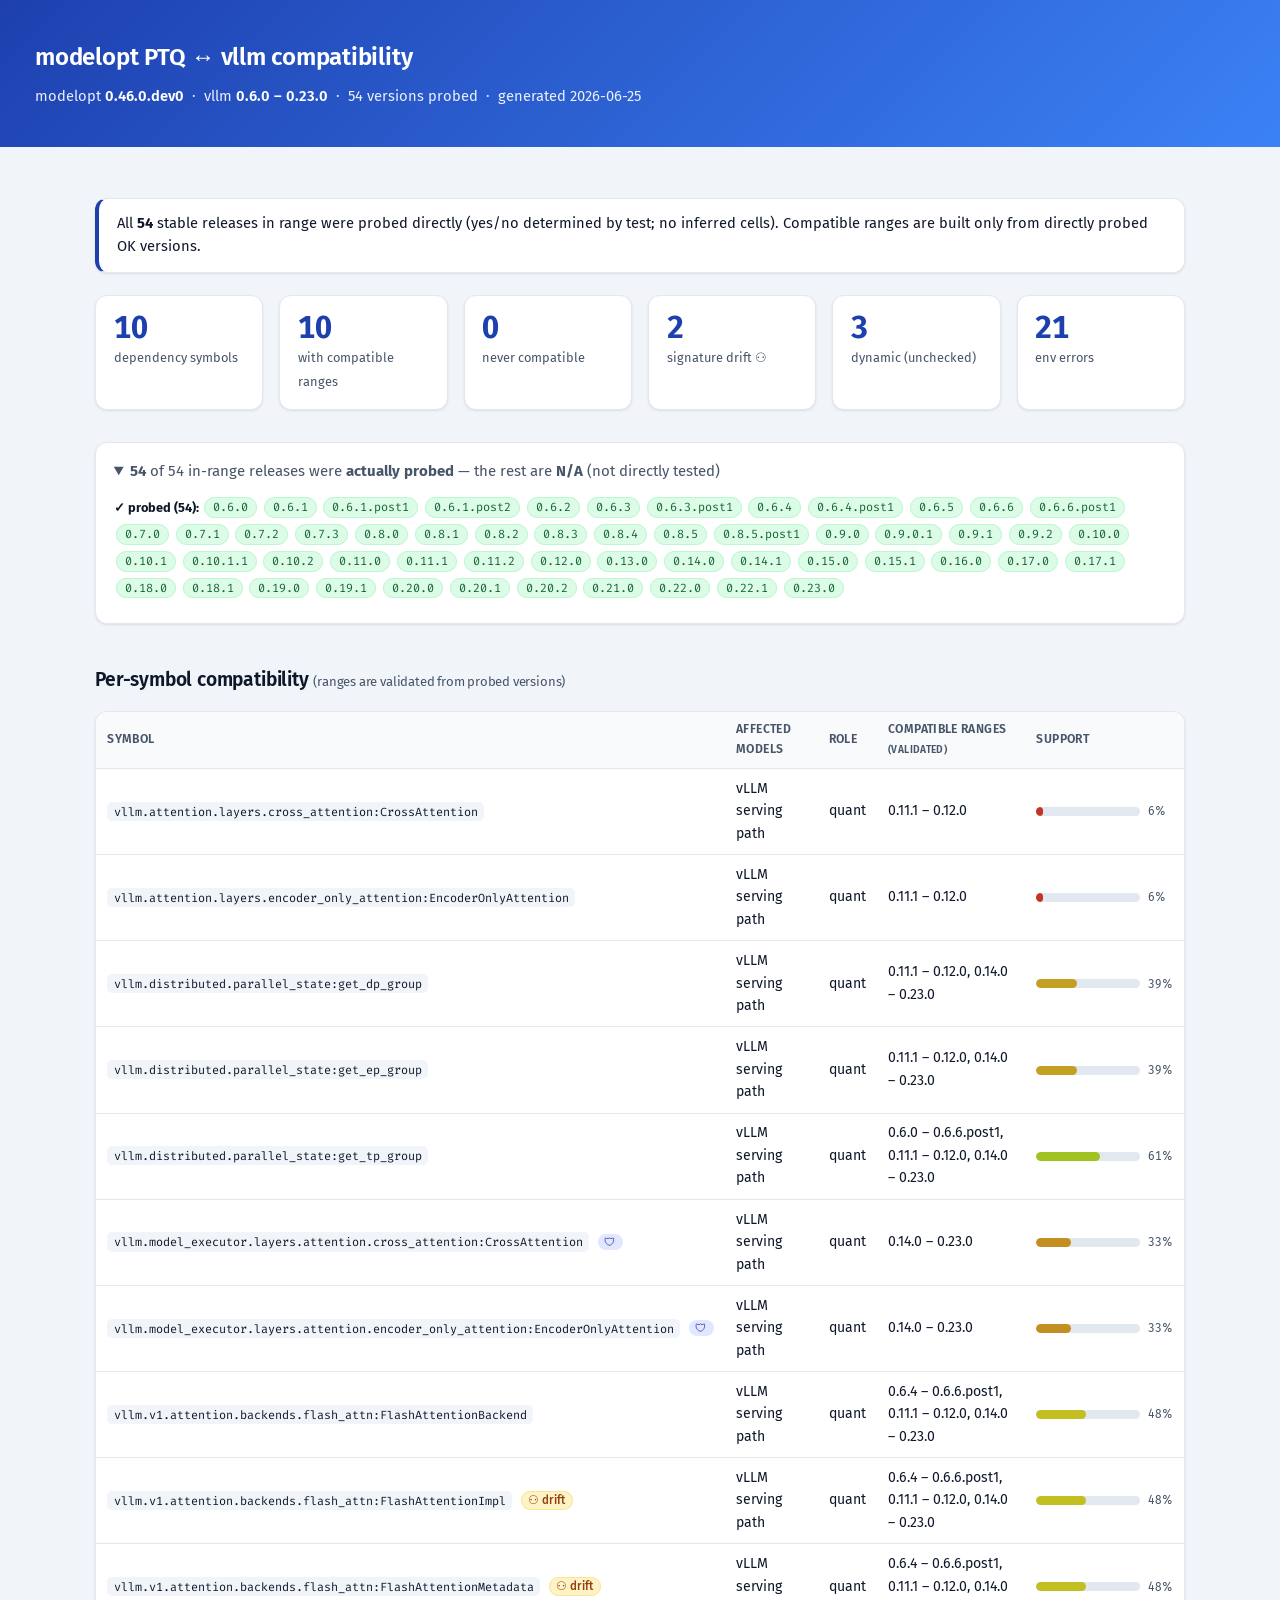
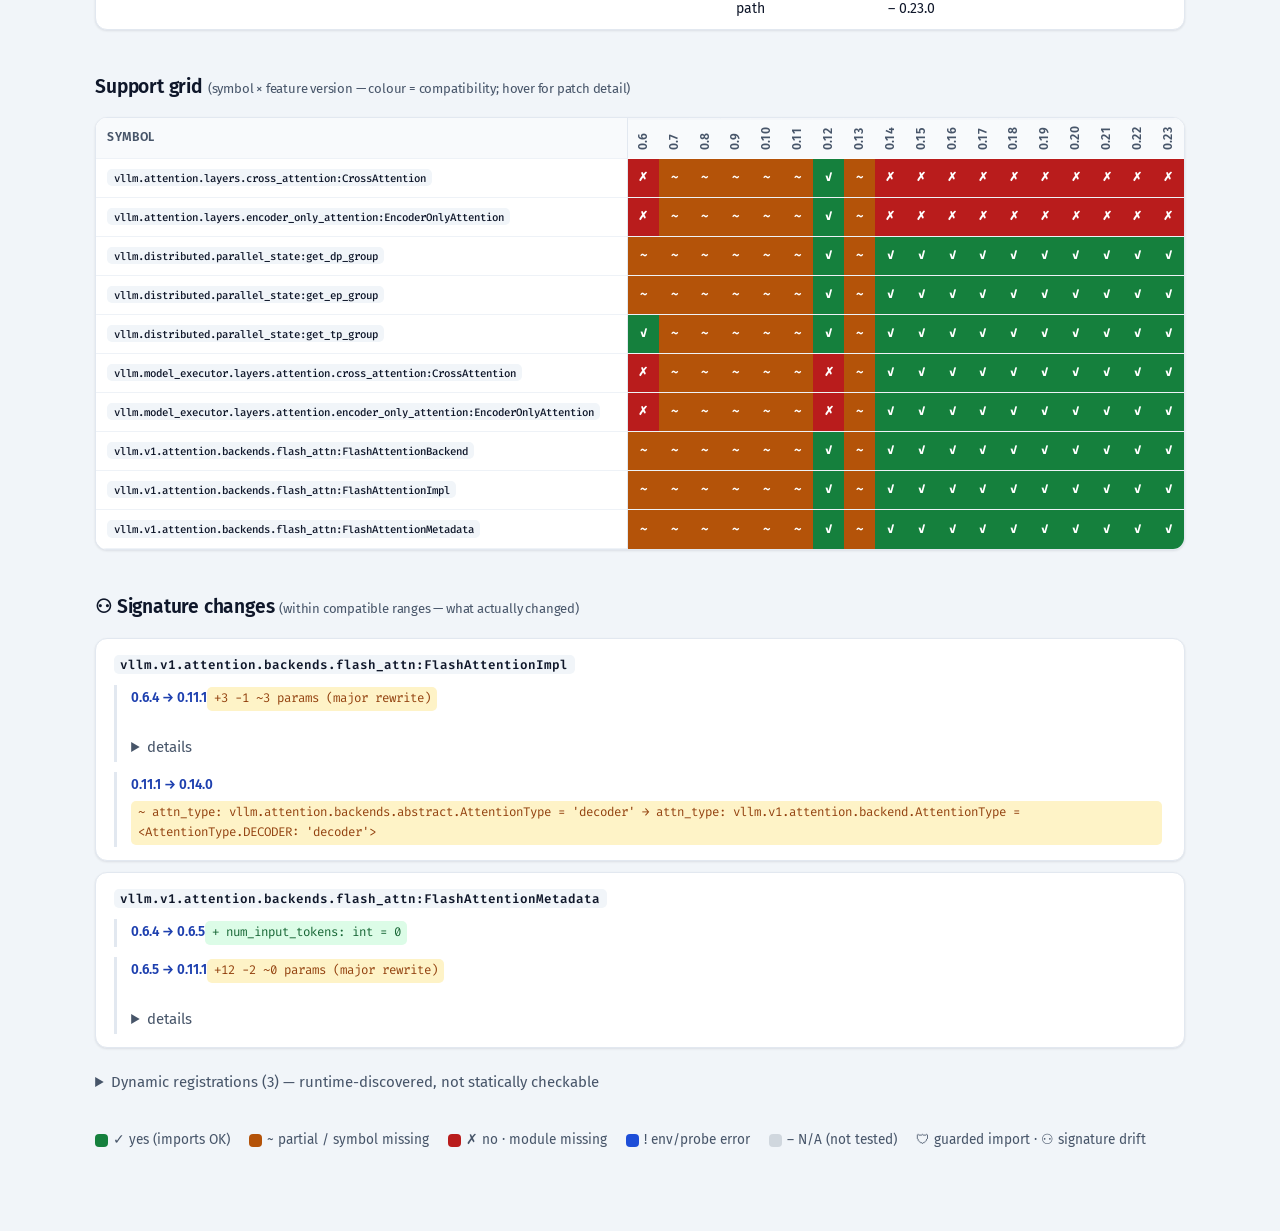
<file: report/modelopt046dev/vllm/compatibility.html>
<!DOCTYPE html>
<html lang="en"><head><meta charset="utf-8">
<meta name="viewport" content="width=device-width, initial-scale=1">
<title>modelopt 0.46.0.dev0 ↔ vllm compatibility</title>
<style>
/* Stylesheet for the modelopt ↔ transformers compatibility report.
   Inlined into compatibility.html at build time (the page stays self-contained).
   Design system: ui-ux-pro-max — blue-data + amber, Fira Sans / Fira Code,
   WCAG-minded contrast, focus states, reduced-motion, responsive. */
@import url('https://fonts.googleapis.com/css2?family=Fira+Code:wght@400;500;600;700&family=Fira+Sans:wght@300;400;500;600;700&display=swap');

:root {
  --bg:#f1f5f9; --surface:#fff; --line:#e2e8f0; --text:#0f172a; --muted:#475569;
  --primary:#1e40af; --primary2:#3b82f6; --accent:#f59e0b;
  --ok:#15803d; --warn:#b45309; --bad:#b91c1c; --env:#1d4ed8; --na:#cbd5e1;
  --ok-bg:#dcfce7; --warn-bg:#fef3c7; --bad-bg:#fee2e2; --env-bg:#dbeafe;
  --shadow:0 1px 3px rgba(15,23,42,.06),0 1px 2px rgba(15,23,42,.04); --radius:12px;
}
* { box-sizing:border-box; }
body { font-family:'Fira Sans',ui-sans-serif,-apple-system,Segoe UI,Roboto,sans-serif;
       margin:0; color:var(--text); background:var(--bg); line-height:1.6; font-size:15px;
       -webkit-font-smoothing:antialiased; }
code,.mono { font-family:'Fira Code',ui-monospace,SFMono-Regular,Menlo,monospace; }
a { color:var(--primary); }
:focus-visible { outline:2px solid var(--accent); outline-offset:2px; border-radius:4px; }

header { background:linear-gradient(135deg,var(--primary),var(--primary2)); color:#fff; padding:2.4rem 2.2rem; }
header h1 { margin:0 0 .5rem; font-size:1.5rem; font-weight:600; letter-spacing:-.01em; }
header .meta { color:rgba(255,255,255,.9); font-size:.92rem; } header .meta b { color:#fff; font-weight:600; }
main { max-width:1160px; margin:0 auto; padding:1.8rem 2.2rem 5rem; }

.note { background:var(--surface); border:1px solid var(--line); border-left:4px solid var(--primary);
        border-radius:var(--radius); padding:.8rem 1.1rem; margin:1.4rem 0; font-size:.92rem; box-shadow:var(--shadow); }
.cards { display:grid; grid-template-columns:repeat(auto-fit,minmax(140px,1fr)); gap:1rem; margin:1.4rem 0 2rem; }
.card { background:var(--surface); border:1px solid var(--line); border-radius:var(--radius); padding:1rem 1.1rem; box-shadow:var(--shadow); }
.card b { display:block; font-size:1.9rem; font-weight:700; line-height:1.1; color:var(--primary); font-variant-numeric:tabular-nums; }
.card span { font-size:.8rem; color:var(--muted); }

h2 { margin:2.6rem 0 .9rem; font-size:1.2rem; font-weight:600; letter-spacing:-.01em; }
h2 small { color:var(--muted); font-weight:400; font-size:.82rem; }

table { border-collapse:separate; border-spacing:0; background:var(--surface); font-size:.88rem; width:100%;
        border:1px solid var(--line); border-radius:var(--radius); overflow:hidden; box-shadow:var(--shadow); }
th,td { padding:.55rem .7rem; text-align:left; border-bottom:1px solid var(--line); }
tbody tr:last-child td { border-bottom:0; }
thead th, table tr:first-child th { background:#f8fafc; color:var(--muted); font-weight:600;
        font-size:.76rem; text-transform:uppercase; letter-spacing:.03em; }
tbody tr { transition:background .15s ease; } tbody tr:hover { background:#f8fafc; }
td.sym { white-space:nowrap; }
code { background:#f1f5f9; padding:.1rem .4rem; border-radius:5px; font-size:.84em; color:#0f172a; }

.tag { font-size:.72rem; padding:.08rem .4rem; border-radius:999px; margin-left:.3rem; white-space:nowrap; font-weight:500; }
.tag.drift { background:var(--warn-bg); color:#92400e; border:1px solid #fde68a; }
.tag.guard { background:#e0e7ff; color:#3730a3; }
.never { color:var(--bad); font-weight:600; }

.supcell { width:150px; white-space:nowrap; }
.bar { display:inline-block; width:104px; height:9px; background:#e2e8f0; border-radius:999px; overflow:hidden; vertical-align:middle; }
.bar span { display:block; height:100%; border-radius:999px; } .supcell small { margin-left:.45rem; color:var(--muted); font-variant-numeric:tabular-nums; }

.grid-wrap { overflow-x:auto; border:1px solid var(--line); border-radius:var(--radius); background:var(--surface); box-shadow:var(--shadow); }
.grid-wrap table { border:0; border-radius:0; box-shadow:none; font-size:.8rem; }
.grid-wrap th, .grid-wrap td { border-bottom:1px solid #eef2f7; }
th.vh { writing-mode:vertical-rl; transform:rotate(180deg); font-weight:500; padding:.5rem .2rem; white-space:nowrap; text-transform:none; letter-spacing:0; background:#f8fafc; }
th.vh.na { color:#94a3b8; }
th.rsym { position:sticky; left:0; background:var(--surface); white-space:nowrap; z-index:1; border-right:1px solid var(--line); font-weight:500; }
.grid-wrap tbody tr:hover th.rsym { background:#f8fafc; }
.grid-wrap td { min-width:30px; padding:0; height:26px; text-align:center; color:#fff; font-size:.78rem; font-weight:700; font-family:'Fira Code',monospace; }
td.ok{background:var(--ok)} td.warn{background:var(--warn)} td.bad{background:var(--bad)}
td.env{background:var(--env)} td.na{color:#94a3b8;background:repeating-linear-gradient(45deg,#fff,#fff 4px,#eef2f7 4px,#eef2f7 8px)}

ul.drift { list-style:none; padding:0; } ul.drift>li { background:var(--surface); border:1px solid var(--line); border-radius:var(--radius); padding:.8rem 1.1rem; margin-bottom:.7rem; box-shadow:var(--shadow); }
ul.drift>li>code:first-child { font-weight:600; }
.step { margin:.6rem 0 0; padding-left:.9rem; border-left:3px solid #e2e8f0; }
.step .v { display:inline-block; color:var(--primary); font-weight:600; font-size:.84rem; margin-bottom:.25rem; }
.cz { font-family:'Fira Code',monospace; font-size:.78rem; padding:.12rem .4rem; margin:.12rem .25rem .12rem 0; border-radius:5px; display:inline-block; }
.cz.add { color:#166534; background:var(--ok-bg); } .cz.del { color:#991b1b; background:var(--bad-bg); }
.cz.mod { color:#92400e; background:var(--warn-bg); } .cz.ret { color:#1e40af; background:var(--env-bg); }
.arr { color:var(--muted); }
.never-list code, .dyn code { color:var(--text); } .loc { color:var(--muted); font-size:.8em; }

details { margin-top:1.2rem; } summary { cursor:pointer; color:var(--muted); padding:.2rem 0; }
summary:hover { color:var(--primary); }
ul.dyn { columns:2; font-size:.85rem; }
details.probed { background:var(--surface); border:1px solid var(--line); border-radius:var(--radius); padding:.8rem 1.1rem; margin:1.4rem 0; box-shadow:var(--shadow); }
.chips { margin:.5rem 0; font-size:.8rem; line-height:2.1; }
.chip { background:var(--ok-bg); border:1px solid #bbf7d0; color:#166534; border-radius:999px; padding:.08rem .5rem; margin:.12rem; white-space:nowrap; font-family:'Fira Code',monospace; font-size:.74rem; }
.chip.na { background:#f1f5f9; border-color:#e2e8f0; color:#94a3b8; }
.legend { margin-top:2rem; font-size:.85rem; color:var(--muted); display:flex; gap:1.2rem; flex-wrap:wrap; align-items:center; }
.sw { display:inline-block; width:13px; height:13px; border-radius:4px; vertical-align:middle; margin-right:.3rem; }

@media (max-width:640px) { main { padding:1.2rem 1.1rem 3rem; } header { padding:1.6rem 1.2rem; } .cards { grid-template-columns:repeat(2,1fr); } }
@media (prefers-reduced-motion:reduce) { * { transition:none !important; } }

</style></head>
<body>
<header>
  <h1>modelopt PTQ ↔ vllm compatibility</h1>
  <div class="meta">modelopt <b>0.46.0.dev0</b> &nbsp;·&nbsp; vllm <b>0.6.0 – 0.23.0</b>
   &nbsp;·&nbsp; 54 versions probed &nbsp;·&nbsp; generated 2026-06-25</div>
</header>
<main>
  <div class="note">All <b>54</b> stable releases in range were probed directly (yes/no determined by test; no inferred cells). Compatible ranges are built only from directly probed OK versions.</div>
  <div class='cards'><div class='card'><b>10</b><span>dependency symbols</span></div><div class='card'><b>10</b><span>with compatible ranges</span></div><div class='card'><b>0</b><span>never compatible</span></div><div class='card'><b>2</b><span>signature drift ⚇</span></div><div class='card'><b>3</b><span>dynamic (unchecked)</span></div><div class='card'><b>21</b><span>env errors</span></div></div>
  <details open class='probed'><summary><b>54</b> of 54 in-range releases were <b>actually probed</b> — the rest are <b>N/A</b> (not directly tested)</summary><div class='chips'><b>✓ probed (54):</b> <span class='chip'>0.6.0</span> <span class='chip'>0.6.1</span> <span class='chip'>0.6.1.post1</span> <span class='chip'>0.6.1.post2</span> <span class='chip'>0.6.2</span> <span class='chip'>0.6.3</span> <span class='chip'>0.6.3.post1</span> <span class='chip'>0.6.4</span> <span class='chip'>0.6.4.post1</span> <span class='chip'>0.6.5</span> <span class='chip'>0.6.6</span> <span class='chip'>0.6.6.post1</span> <span class='chip'>0.7.0</span> <span class='chip'>0.7.1</span> <span class='chip'>0.7.2</span> <span class='chip'>0.7.3</span> <span class='chip'>0.8.0</span> <span class='chip'>0.8.1</span> <span class='chip'>0.8.2</span> <span class='chip'>0.8.3</span> <span class='chip'>0.8.4</span> <span class='chip'>0.8.5</span> <span class='chip'>0.8.5.post1</span> <span class='chip'>0.9.0</span> <span class='chip'>0.9.0.1</span> <span class='chip'>0.9.1</span> <span class='chip'>0.9.2</span> <span class='chip'>0.10.0</span> <span class='chip'>0.10.1</span> <span class='chip'>0.10.1.1</span> <span class='chip'>0.10.2</span> <span class='chip'>0.11.0</span> <span class='chip'>0.11.1</span> <span class='chip'>0.11.2</span> <span class='chip'>0.12.0</span> <span class='chip'>0.13.0</span> <span class='chip'>0.14.0</span> <span class='chip'>0.14.1</span> <span class='chip'>0.15.0</span> <span class='chip'>0.15.1</span> <span class='chip'>0.16.0</span> <span class='chip'>0.17.0</span> <span class='chip'>0.17.1</span> <span class='chip'>0.18.0</span> <span class='chip'>0.18.1</span> <span class='chip'>0.19.0</span> <span class='chip'>0.19.1</span> <span class='chip'>0.20.0</span> <span class='chip'>0.20.1</span> <span class='chip'>0.20.2</span> <span class='chip'>0.21.0</span> <span class='chip'>0.22.0</span> <span class='chip'>0.22.1</span> <span class='chip'>0.23.0</span></div></details>
  <h2>Per-symbol compatibility <small>(ranges are validated from probed versions)</small></h2><table><thead><tr><th>symbol</th><th>affected models</th><th>role</th><th>compatible ranges <small>(validated)</small></th><th>support</th></tr></thead><tbody><tr><td class='sym'><code>vllm.attention.layers.cross_attention:CrossAttention</code> </td><td>vLLM serving path</td><td>quant</td><td>0.11.1 – 0.12.0</td><td class='supcell'><div class='bar'><span style='width:6%;background:hsl(7 70% 45%)'></span></div><small>6%</small></td></tr><tr><td class='sym'><code>vllm.attention.layers.encoder_only_attention:EncoderOnlyAttention</code> </td><td>vLLM serving path</td><td>quant</td><td>0.11.1 – 0.12.0</td><td class='supcell'><div class='bar'><span style='width:6%;background:hsl(7 70% 45%)'></span></div><small>6%</small></td></tr><tr><td class='sym'><code>vllm.distributed.parallel_state:get_dp_group</code> </td><td>vLLM serving path</td><td>quant</td><td>0.11.1 – 0.12.0, 0.14.0 – 0.23.0</td><td class='supcell'><div class='bar'><span style='width:39%;background:hsl(47 70% 45%)'></span></div><small>39%</small></td></tr><tr><td class='sym'><code>vllm.distributed.parallel_state:get_ep_group</code> </td><td>vLLM serving path</td><td>quant</td><td>0.11.1 – 0.12.0, 0.14.0 – 0.23.0</td><td class='supcell'><div class='bar'><span style='width:39%;background:hsl(47 70% 45%)'></span></div><small>39%</small></td></tr><tr><td class='sym'><code>vllm.distributed.parallel_state:get_tp_group</code> </td><td>vLLM serving path</td><td>quant</td><td>0.6.0 – 0.6.6.post1, 0.11.1 – 0.12.0, 0.14.0 – 0.23.0</td><td class='supcell'><div class='bar'><span style='width:61%;background:hsl(73 70% 45%)'></span></div><small>61%</small></td></tr><tr><td class='sym'><code>vllm.model_executor.layers.attention.cross_attention:CrossAttention</code> <span class='tag guard'>🛡</span></td><td>vLLM serving path</td><td>quant</td><td>0.14.0 – 0.23.0</td><td class='supcell'><div class='bar'><span style='width:33%;background:hsl(40 70% 45%)'></span></div><small>33%</small></td></tr><tr><td class='sym'><code>vllm.model_executor.layers.attention.encoder_only_attention:EncoderOnlyAttention</code> <span class='tag guard'>🛡</span></td><td>vLLM serving path</td><td>quant</td><td>0.14.0 – 0.23.0</td><td class='supcell'><div class='bar'><span style='width:33%;background:hsl(40 70% 45%)'></span></div><small>33%</small></td></tr><tr><td class='sym'><code>vllm.v1.attention.backends.flash_attn:FlashAttentionBackend</code> </td><td>vLLM serving path</td><td>quant</td><td>0.6.4 – 0.6.6.post1, 0.11.1 – 0.12.0, 0.14.0 – 0.23.0</td><td class='supcell'><div class='bar'><span style='width:48%;background:hsl(58 70% 45%)'></span></div><small>48%</small></td></tr><tr><td class='sym'><code>vllm.v1.attention.backends.flash_attn:FlashAttentionImpl</code> <span class='tag drift' title='signature changed within compatible ranges'>⚇ drift</span></td><td>vLLM serving path</td><td>quant</td><td>0.6.4 – 0.6.6.post1, 0.11.1 – 0.12.0, 0.14.0 – 0.23.0</td><td class='supcell'><div class='bar'><span style='width:48%;background:hsl(58 70% 45%)'></span></div><small>48%</small></td></tr><tr><td class='sym'><code>vllm.v1.attention.backends.flash_attn:FlashAttentionMetadata</code> <span class='tag drift' title='signature changed within compatible ranges'>⚇ drift</span></td><td>vLLM serving path</td><td>quant</td><td>0.6.4 – 0.6.6.post1, 0.11.1 – 0.12.0, 0.14.0 – 0.23.0</td><td class='supcell'><div class='bar'><span style='width:48%;background:hsl(58 70% 45%)'></span></div><small>48%</small></td></tr></tbody></table>
  <h2>Support grid <small>(symbol × feature version — colour = compatibility; hover for patch detail)</small></h2><div class='grid-wrap'><table><tr><th class='rsym'>symbol</th><th class='vh'>0.6</th><th class='vh'>0.7</th><th class='vh'>0.8</th><th class='vh'>0.9</th><th class='vh'>0.10</th><th class='vh'>0.11</th><th class='vh'>0.12</th><th class='vh'>0.13</th><th class='vh'>0.14</th><th class='vh'>0.15</th><th class='vh'>0.16</th><th class='vh'>0.17</th><th class='vh'>0.18</th><th class='vh'>0.19</th><th class='vh'>0.20</th><th class='vh'>0.21</th><th class='vh'>0.22</th><th class='vh'>0.23</th></tr><tr><th class='rsym'><code>vllm.attention.layers.cross_attention:CrossAttention</code></th><td class='bad' title='0.6: 0.6.0 no·mod, 0.6.1 no·mod, 0.6.1.post1 no·mod, 0.6.1.post2 no·mod, 0.6.2 no·mod, 0.6.3 no·mod, 0.6.3.post1 no·mod, 0.6.4 no·mod, 0.6.4.post1 no·mod, 0.6.5 no·mod, 0.6.6 no·mod, 0.6.6.post1 no·mod'>✗</td><td class='warn' title='0.7: 0.7.0 probe, 0.7.1 probe, 0.7.2 probe, 0.7.3 probe'>~</td><td class='warn' title='0.8: 0.8.0 probe, 0.8.1 probe, 0.8.2 probe, 0.8.3 probe, 0.8.4 probe, 0.8.5 probe, 0.8.5.post1 probe'>~</td><td class='warn' title='0.9: 0.9.0 probe, 0.9.0.1 probe, 0.9.1 probe, 0.9.2 probe'>~</td><td class='warn' title='0.10: 0.10.0 probe, 0.10.1 probe, 0.10.1.1 probe, 0.10.2 probe'>~</td><td class='warn' title='0.11: 0.11.0 probe, 0.11.1 yes, 0.11.2 yes'>~</td><td class='ok' title='0.12: 0.12.0 yes'>✓</td><td class='warn' title='0.13: 0.13.0 probe'>~</td><td class='bad' title='0.14: 0.14.0 no·mod, 0.14.1 no·mod'>✗</td><td class='bad' title='0.15: 0.15.0 no·mod, 0.15.1 no·mod'>✗</td><td class='bad' title='0.16: 0.16.0 no·mod'>✗</td><td class='bad' title='0.17: 0.17.0 no·mod, 0.17.1 no·mod'>✗</td><td class='bad' title='0.18: 0.18.0 no·mod, 0.18.1 no·mod'>✗</td><td class='bad' title='0.19: 0.19.0 no·mod, 0.19.1 no·mod'>✗</td><td class='bad' title='0.20: 0.20.0 no·mod, 0.20.1 no·mod, 0.20.2 no·mod'>✗</td><td class='bad' title='0.21: 0.21.0 no·mod'>✗</td><td class='bad' title='0.22: 0.22.0 no·mod, 0.22.1 no·mod'>✗</td><td class='bad' title='0.23: 0.23.0 no·mod'>✗</td></tr><tr><th class='rsym'><code>vllm.attention.layers.encoder_only_attention:EncoderOnlyAttention</code></th><td class='bad' title='0.6: 0.6.0 no·mod, 0.6.1 no·mod, 0.6.1.post1 no·mod, 0.6.1.post2 no·mod, 0.6.2 no·mod, 0.6.3 no·mod, 0.6.3.post1 no·mod, 0.6.4 no·mod, 0.6.4.post1 no·mod, 0.6.5 no·mod, 0.6.6 no·mod, 0.6.6.post1 no·mod'>✗</td><td class='warn' title='0.7: 0.7.0 probe, 0.7.1 probe, 0.7.2 probe, 0.7.3 probe'>~</td><td class='warn' title='0.8: 0.8.0 probe, 0.8.1 probe, 0.8.2 probe, 0.8.3 probe, 0.8.4 probe, 0.8.5 probe, 0.8.5.post1 probe'>~</td><td class='warn' title='0.9: 0.9.0 probe, 0.9.0.1 probe, 0.9.1 probe, 0.9.2 probe'>~</td><td class='warn' title='0.10: 0.10.0 probe, 0.10.1 probe, 0.10.1.1 probe, 0.10.2 probe'>~</td><td class='warn' title='0.11: 0.11.0 probe, 0.11.1 yes, 0.11.2 yes'>~</td><td class='ok' title='0.12: 0.12.0 yes'>✓</td><td class='warn' title='0.13: 0.13.0 probe'>~</td><td class='bad' title='0.14: 0.14.0 no·mod, 0.14.1 no·mod'>✗</td><td class='bad' title='0.15: 0.15.0 no·mod, 0.15.1 no·mod'>✗</td><td class='bad' title='0.16: 0.16.0 no·mod'>✗</td><td class='bad' title='0.17: 0.17.0 no·mod, 0.17.1 no·mod'>✗</td><td class='bad' title='0.18: 0.18.0 no·mod, 0.18.1 no·mod'>✗</td><td class='bad' title='0.19: 0.19.0 no·mod, 0.19.1 no·mod'>✗</td><td class='bad' title='0.20: 0.20.0 no·mod, 0.20.1 no·mod, 0.20.2 no·mod'>✗</td><td class='bad' title='0.21: 0.21.0 no·mod'>✗</td><td class='bad' title='0.22: 0.22.0 no·mod, 0.22.1 no·mod'>✗</td><td class='bad' title='0.23: 0.23.0 no·mod'>✗</td></tr><tr><th class='rsym'><code>vllm.distributed.parallel_state:get_dp_group</code></th><td class='warn' title='0.6: 0.6.0 no·sym, 0.6.1 no·sym, 0.6.1.post1 no·sym, 0.6.1.post2 no·sym, 0.6.2 no·sym, 0.6.3 no·sym, 0.6.3.post1 no·sym, 0.6.4 no·sym, 0.6.4.post1 no·sym, 0.6.5 no·sym, 0.6.6 no·sym, 0.6.6.post1 no·sym'>~</td><td class='warn' title='0.7: 0.7.0 probe, 0.7.1 probe, 0.7.2 probe, 0.7.3 probe'>~</td><td class='warn' title='0.8: 0.8.0 probe, 0.8.1 probe, 0.8.2 probe, 0.8.3 probe, 0.8.4 probe, 0.8.5 probe, 0.8.5.post1 probe'>~</td><td class='warn' title='0.9: 0.9.0 probe, 0.9.0.1 probe, 0.9.1 probe, 0.9.2 probe'>~</td><td class='warn' title='0.10: 0.10.0 probe, 0.10.1 probe, 0.10.1.1 probe, 0.10.2 probe'>~</td><td class='warn' title='0.11: 0.11.0 probe, 0.11.1 yes, 0.11.2 yes'>~</td><td class='ok' title='0.12: 0.12.0 yes'>✓</td><td class='warn' title='0.13: 0.13.0 probe'>~</td><td class='ok' title='0.14: 0.14.0 yes, 0.14.1 yes'>✓</td><td class='ok' title='0.15: 0.15.0 yes, 0.15.1 yes'>✓</td><td class='ok' title='0.16: 0.16.0 yes'>✓</td><td class='ok' title='0.17: 0.17.0 yes, 0.17.1 yes'>✓</td><td class='ok' title='0.18: 0.18.0 yes, 0.18.1 yes'>✓</td><td class='ok' title='0.19: 0.19.0 yes, 0.19.1 yes'>✓</td><td class='ok' title='0.20: 0.20.0 yes, 0.20.1 yes, 0.20.2 yes'>✓</td><td class='ok' title='0.21: 0.21.0 yes'>✓</td><td class='ok' title='0.22: 0.22.0 yes, 0.22.1 yes'>✓</td><td class='ok' title='0.23: 0.23.0 yes'>✓</td></tr><tr><th class='rsym'><code>vllm.distributed.parallel_state:get_ep_group</code></th><td class='warn' title='0.6: 0.6.0 no·sym, 0.6.1 no·sym, 0.6.1.post1 no·sym, 0.6.1.post2 no·sym, 0.6.2 no·sym, 0.6.3 no·sym, 0.6.3.post1 no·sym, 0.6.4 no·sym, 0.6.4.post1 no·sym, 0.6.5 no·sym, 0.6.6 no·sym, 0.6.6.post1 no·sym'>~</td><td class='warn' title='0.7: 0.7.0 probe, 0.7.1 probe, 0.7.2 probe, 0.7.3 probe'>~</td><td class='warn' title='0.8: 0.8.0 probe, 0.8.1 probe, 0.8.2 probe, 0.8.3 probe, 0.8.4 probe, 0.8.5 probe, 0.8.5.post1 probe'>~</td><td class='warn' title='0.9: 0.9.0 probe, 0.9.0.1 probe, 0.9.1 probe, 0.9.2 probe'>~</td><td class='warn' title='0.10: 0.10.0 probe, 0.10.1 probe, 0.10.1.1 probe, 0.10.2 probe'>~</td><td class='warn' title='0.11: 0.11.0 probe, 0.11.1 yes, 0.11.2 yes'>~</td><td class='ok' title='0.12: 0.12.0 yes'>✓</td><td class='warn' title='0.13: 0.13.0 probe'>~</td><td class='ok' title='0.14: 0.14.0 yes, 0.14.1 yes'>✓</td><td class='ok' title='0.15: 0.15.0 yes, 0.15.1 yes'>✓</td><td class='ok' title='0.16: 0.16.0 yes'>✓</td><td class='ok' title='0.17: 0.17.0 yes, 0.17.1 yes'>✓</td><td class='ok' title='0.18: 0.18.0 yes, 0.18.1 yes'>✓</td><td class='ok' title='0.19: 0.19.0 yes, 0.19.1 yes'>✓</td><td class='ok' title='0.20: 0.20.0 yes, 0.20.1 yes, 0.20.2 yes'>✓</td><td class='ok' title='0.21: 0.21.0 yes'>✓</td><td class='ok' title='0.22: 0.22.0 yes, 0.22.1 yes'>✓</td><td class='ok' title='0.23: 0.23.0 yes'>✓</td></tr><tr><th class='rsym'><code>vllm.distributed.parallel_state:get_tp_group</code></th><td class='ok' title='0.6: 0.6.0 yes, 0.6.1 yes, 0.6.1.post1 yes, 0.6.1.post2 yes, 0.6.2 yes, 0.6.3 yes, 0.6.3.post1 yes, 0.6.4 yes, 0.6.4.post1 yes, 0.6.5 yes, 0.6.6 yes, 0.6.6.post1 yes'>✓</td><td class='warn' title='0.7: 0.7.0 probe, 0.7.1 probe, 0.7.2 probe, 0.7.3 probe'>~</td><td class='warn' title='0.8: 0.8.0 probe, 0.8.1 probe, 0.8.2 probe, 0.8.3 probe, 0.8.4 probe, 0.8.5 probe, 0.8.5.post1 probe'>~</td><td class='warn' title='0.9: 0.9.0 probe, 0.9.0.1 probe, 0.9.1 probe, 0.9.2 probe'>~</td><td class='warn' title='0.10: 0.10.0 probe, 0.10.1 probe, 0.10.1.1 probe, 0.10.2 probe'>~</td><td class='warn' title='0.11: 0.11.0 probe, 0.11.1 yes, 0.11.2 yes'>~</td><td class='ok' title='0.12: 0.12.0 yes'>✓</td><td class='warn' title='0.13: 0.13.0 probe'>~</td><td class='ok' title='0.14: 0.14.0 yes, 0.14.1 yes'>✓</td><td class='ok' title='0.15: 0.15.0 yes, 0.15.1 yes'>✓</td><td class='ok' title='0.16: 0.16.0 yes'>✓</td><td class='ok' title='0.17: 0.17.0 yes, 0.17.1 yes'>✓</td><td class='ok' title='0.18: 0.18.0 yes, 0.18.1 yes'>✓</td><td class='ok' title='0.19: 0.19.0 yes, 0.19.1 yes'>✓</td><td class='ok' title='0.20: 0.20.0 yes, 0.20.1 yes, 0.20.2 yes'>✓</td><td class='ok' title='0.21: 0.21.0 yes'>✓</td><td class='ok' title='0.22: 0.22.0 yes, 0.22.1 yes'>✓</td><td class='ok' title='0.23: 0.23.0 yes'>✓</td></tr><tr><th class='rsym'><code>vllm.model_executor.layers.attention.cross_attention:CrossAttention</code></th><td class='bad' title='0.6: 0.6.0 no·mod, 0.6.1 no·mod, 0.6.1.post1 no·mod, 0.6.1.post2 no·mod, 0.6.2 no·mod, 0.6.3 no·mod, 0.6.3.post1 no·mod, 0.6.4 no·mod, 0.6.4.post1 no·mod, 0.6.5 no·mod, 0.6.6 no·mod, 0.6.6.post1 no·mod'>✗</td><td class='warn' title='0.7: 0.7.0 probe, 0.7.1 probe, 0.7.2 probe, 0.7.3 probe'>~</td><td class='warn' title='0.8: 0.8.0 probe, 0.8.1 probe, 0.8.2 probe, 0.8.3 probe, 0.8.4 probe, 0.8.5 probe, 0.8.5.post1 probe'>~</td><td class='warn' title='0.9: 0.9.0 probe, 0.9.0.1 probe, 0.9.1 probe, 0.9.2 probe'>~</td><td class='warn' title='0.10: 0.10.0 probe, 0.10.1 probe, 0.10.1.1 probe, 0.10.2 probe'>~</td><td class='warn' title='0.11: 0.11.0 probe, 0.11.1 no·mod, 0.11.2 no·mod'>~</td><td class='bad' title='0.12: 0.12.0 no·mod'>✗</td><td class='warn' title='0.13: 0.13.0 probe'>~</td><td class='ok' title='0.14: 0.14.0 yes, 0.14.1 yes'>✓</td><td class='ok' title='0.15: 0.15.0 yes, 0.15.1 yes'>✓</td><td class='ok' title='0.16: 0.16.0 yes'>✓</td><td class='ok' title='0.17: 0.17.0 yes, 0.17.1 yes'>✓</td><td class='ok' title='0.18: 0.18.0 yes, 0.18.1 yes'>✓</td><td class='ok' title='0.19: 0.19.0 yes, 0.19.1 yes'>✓</td><td class='ok' title='0.20: 0.20.0 yes, 0.20.1 yes, 0.20.2 yes'>✓</td><td class='ok' title='0.21: 0.21.0 yes'>✓</td><td class='ok' title='0.22: 0.22.0 yes, 0.22.1 yes'>✓</td><td class='ok' title='0.23: 0.23.0 yes'>✓</td></tr><tr><th class='rsym'><code>vllm.model_executor.layers.attention.encoder_only_attention:EncoderOnlyAttention</code></th><td class='bad' title='0.6: 0.6.0 no·mod, 0.6.1 no·mod, 0.6.1.post1 no·mod, 0.6.1.post2 no·mod, 0.6.2 no·mod, 0.6.3 no·mod, 0.6.3.post1 no·mod, 0.6.4 no·mod, 0.6.4.post1 no·mod, 0.6.5 no·mod, 0.6.6 no·mod, 0.6.6.post1 no·mod'>✗</td><td class='warn' title='0.7: 0.7.0 probe, 0.7.1 probe, 0.7.2 probe, 0.7.3 probe'>~</td><td class='warn' title='0.8: 0.8.0 probe, 0.8.1 probe, 0.8.2 probe, 0.8.3 probe, 0.8.4 probe, 0.8.5 probe, 0.8.5.post1 probe'>~</td><td class='warn' title='0.9: 0.9.0 probe, 0.9.0.1 probe, 0.9.1 probe, 0.9.2 probe'>~</td><td class='warn' title='0.10: 0.10.0 probe, 0.10.1 probe, 0.10.1.1 probe, 0.10.2 probe'>~</td><td class='warn' title='0.11: 0.11.0 probe, 0.11.1 no·mod, 0.11.2 no·mod'>~</td><td class='bad' title='0.12: 0.12.0 no·mod'>✗</td><td class='warn' title='0.13: 0.13.0 probe'>~</td><td class='ok' title='0.14: 0.14.0 yes, 0.14.1 yes'>✓</td><td class='ok' title='0.15: 0.15.0 yes, 0.15.1 yes'>✓</td><td class='ok' title='0.16: 0.16.0 yes'>✓</td><td class='ok' title='0.17: 0.17.0 yes, 0.17.1 yes'>✓</td><td class='ok' title='0.18: 0.18.0 yes, 0.18.1 yes'>✓</td><td class='ok' title='0.19: 0.19.0 yes, 0.19.1 yes'>✓</td><td class='ok' title='0.20: 0.20.0 yes, 0.20.1 yes, 0.20.2 yes'>✓</td><td class='ok' title='0.21: 0.21.0 yes'>✓</td><td class='ok' title='0.22: 0.22.0 yes, 0.22.1 yes'>✓</td><td class='ok' title='0.23: 0.23.0 yes'>✓</td></tr><tr><th class='rsym'><code>vllm.v1.attention.backends.flash_attn:FlashAttentionBackend</code></th><td class='warn' title='0.6: 0.6.0 no·mod, 0.6.1 no·mod, 0.6.1.post1 no·mod, 0.6.1.post2 no·mod, 0.6.2 no·mod, 0.6.3 no·mod, 0.6.3.post1 no·mod, 0.6.4 yes, 0.6.4.post1 yes, 0.6.5 yes, 0.6.6 yes, 0.6.6.post1 yes'>~</td><td class='warn' title='0.7: 0.7.0 probe, 0.7.1 probe, 0.7.2 probe, 0.7.3 probe'>~</td><td class='warn' title='0.8: 0.8.0 probe, 0.8.1 probe, 0.8.2 probe, 0.8.3 probe, 0.8.4 probe, 0.8.5 probe, 0.8.5.post1 probe'>~</td><td class='warn' title='0.9: 0.9.0 probe, 0.9.0.1 probe, 0.9.1 probe, 0.9.2 probe'>~</td><td class='warn' title='0.10: 0.10.0 probe, 0.10.1 probe, 0.10.1.1 probe, 0.10.2 probe'>~</td><td class='warn' title='0.11: 0.11.0 probe, 0.11.1 yes, 0.11.2 yes'>~</td><td class='ok' title='0.12: 0.12.0 yes'>✓</td><td class='warn' title='0.13: 0.13.0 probe'>~</td><td class='ok' title='0.14: 0.14.0 yes, 0.14.1 yes'>✓</td><td class='ok' title='0.15: 0.15.0 yes, 0.15.1 yes'>✓</td><td class='ok' title='0.16: 0.16.0 yes'>✓</td><td class='ok' title='0.17: 0.17.0 yes, 0.17.1 yes'>✓</td><td class='ok' title='0.18: 0.18.0 yes, 0.18.1 yes'>✓</td><td class='ok' title='0.19: 0.19.0 yes, 0.19.1 yes'>✓</td><td class='ok' title='0.20: 0.20.0 yes, 0.20.1 yes, 0.20.2 yes'>✓</td><td class='ok' title='0.21: 0.21.0 yes'>✓</td><td class='ok' title='0.22: 0.22.0 yes, 0.22.1 yes'>✓</td><td class='ok' title='0.23: 0.23.0 yes'>✓</td></tr><tr><th class='rsym'><code>vllm.v1.attention.backends.flash_attn:FlashAttentionImpl</code></th><td class='warn' title='0.6: 0.6.0 no·mod, 0.6.1 no·mod, 0.6.1.post1 no·mod, 0.6.1.post2 no·mod, 0.6.2 no·mod, 0.6.3 no·mod, 0.6.3.post1 no·mod, 0.6.4 yes, 0.6.4.post1 yes, 0.6.5 yes, 0.6.6 yes, 0.6.6.post1 yes'>~</td><td class='warn' title='0.7: 0.7.0 probe, 0.7.1 probe, 0.7.2 probe, 0.7.3 probe'>~</td><td class='warn' title='0.8: 0.8.0 probe, 0.8.1 probe, 0.8.2 probe, 0.8.3 probe, 0.8.4 probe, 0.8.5 probe, 0.8.5.post1 probe'>~</td><td class='warn' title='0.9: 0.9.0 probe, 0.9.0.1 probe, 0.9.1 probe, 0.9.2 probe'>~</td><td class='warn' title='0.10: 0.10.0 probe, 0.10.1 probe, 0.10.1.1 probe, 0.10.2 probe'>~</td><td class='warn' title='0.11: 0.11.0 probe, 0.11.1 yes, 0.11.2 yes'>~</td><td class='ok' title='0.12: 0.12.0 yes'>✓</td><td class='warn' title='0.13: 0.13.0 probe'>~</td><td class='ok' title='0.14: 0.14.0 yes, 0.14.1 yes'>✓</td><td class='ok' title='0.15: 0.15.0 yes, 0.15.1 yes'>✓</td><td class='ok' title='0.16: 0.16.0 yes'>✓</td><td class='ok' title='0.17: 0.17.0 yes, 0.17.1 yes'>✓</td><td class='ok' title='0.18: 0.18.0 yes, 0.18.1 yes'>✓</td><td class='ok' title='0.19: 0.19.0 yes, 0.19.1 yes'>✓</td><td class='ok' title='0.20: 0.20.0 yes, 0.20.1 yes, 0.20.2 yes'>✓</td><td class='ok' title='0.21: 0.21.0 yes'>✓</td><td class='ok' title='0.22: 0.22.0 yes, 0.22.1 yes'>✓</td><td class='ok' title='0.23: 0.23.0 yes'>✓</td></tr><tr><th class='rsym'><code>vllm.v1.attention.backends.flash_attn:FlashAttentionMetadata</code></th><td class='warn' title='0.6: 0.6.0 no·mod, 0.6.1 no·mod, 0.6.1.post1 no·mod, 0.6.1.post2 no·mod, 0.6.2 no·mod, 0.6.3 no·mod, 0.6.3.post1 no·mod, 0.6.4 yes, 0.6.4.post1 yes, 0.6.5 yes, 0.6.6 yes, 0.6.6.post1 yes'>~</td><td class='warn' title='0.7: 0.7.0 probe, 0.7.1 probe, 0.7.2 probe, 0.7.3 probe'>~</td><td class='warn' title='0.8: 0.8.0 probe, 0.8.1 probe, 0.8.2 probe, 0.8.3 probe, 0.8.4 probe, 0.8.5 probe, 0.8.5.post1 probe'>~</td><td class='warn' title='0.9: 0.9.0 probe, 0.9.0.1 probe, 0.9.1 probe, 0.9.2 probe'>~</td><td class='warn' title='0.10: 0.10.0 probe, 0.10.1 probe, 0.10.1.1 probe, 0.10.2 probe'>~</td><td class='warn' title='0.11: 0.11.0 probe, 0.11.1 yes, 0.11.2 yes'>~</td><td class='ok' title='0.12: 0.12.0 yes'>✓</td><td class='warn' title='0.13: 0.13.0 probe'>~</td><td class='ok' title='0.14: 0.14.0 yes, 0.14.1 yes'>✓</td><td class='ok' title='0.15: 0.15.0 yes, 0.15.1 yes'>✓</td><td class='ok' title='0.16: 0.16.0 yes'>✓</td><td class='ok' title='0.17: 0.17.0 yes, 0.17.1 yes'>✓</td><td class='ok' title='0.18: 0.18.0 yes, 0.18.1 yes'>✓</td><td class='ok' title='0.19: 0.19.0 yes, 0.19.1 yes'>✓</td><td class='ok' title='0.20: 0.20.0 yes, 0.20.1 yes, 0.20.2 yes'>✓</td><td class='ok' title='0.21: 0.21.0 yes'>✓</td><td class='ok' title='0.22: 0.22.0 yes, 0.22.1 yes'>✓</td><td class='ok' title='0.23: 0.23.0 yes'>✓</td></tr></table></div>
  <h2>⚇ Signature changes <small>(within compatible ranges — what actually changed)</small></h2><ul class='drift'><li><code>vllm.v1.attention.backends.flash_attn:FlashAttentionImpl</code><div class='step'><span class='v'>0.6.4 → 0.11.1</span><span class='cz mod'>+3 −1 ~3 params (major rewrite)</span><details><summary>details</summary><div class='cz add'>+ attn_type: vllm.attention.backends.abstract.AttentionType = &#x27;decoder&#x27;</div><div class='cz add'>+ kv_sharing_target_layer_name: str | None = None</div><div class='cz add'>+ sinks: torch.Tensor | None = None</div><div class='cz del'>− blocksparse_params: Optional[Dict[str, Any]] = None</div><div class='cz mod'>~ alibi_slopes: Optional[List[float]]  →  alibi_slopes: list[float] | None</div><div class='cz mod'>~ sliding_window: Optional[int]  →  sliding_window: int | None</div><div class='cz mod'>~ logits_soft_cap: Optional[float] = None  →  logits_soft_cap: float | None = None</div></details></div><div class='step'><span class='v'>0.11.1 → 0.14.0</span><div class='cz mod'>~ attn_type: vllm.attention.backends.abstract.AttentionType = &#x27;decoder&#x27;  →  attn_type: vllm.v1.attention.backend.AttentionType = &lt;AttentionType.DECODER: &#x27;decoder&#x27;&gt;</div></div></li><li><code>vllm.v1.attention.backends.flash_attn:FlashAttentionMetadata</code><div class='step'><span class='v'>0.6.4 → 0.6.5</span><div class='cz add'>+ num_input_tokens: int = 0</div></div><div class='step'><span class='v'>0.6.5 → 0.11.1</span><span class='cz mod'>+12 −2 ~0 params (major rewrite)</span><details><summary>details</summary><div class='cz add'>+ seq_lens: torch.Tensor</div><div class='cz add'>+ use_cascade: bool</div><div class='cz add'>+ common_prefix_len: int</div><div class='cz add'>+ cu_prefix_query_lens: torch.Tensor | None</div><div class='cz add'>+ prefix_kv_lens: torch.Tensor | None</div><div class='cz add'>+ suffix_kv_lens: torch.Tensor | None</div><div class='cz add'>+ max_dcp_context_kv_len: int | None = None</div><div class='cz add'>+ dcp_context_kv_lens: torch.Tensor | None = None</div><div class='cz add'>+ scheduler_metadata: torch.Tensor | None = None</div><div class='cz add'>+ prefix_scheduler_metadata: torch.Tensor | None = None</div><div class='cz add'>+ max_num_splits: int = 0</div><div class='cz add'>+ causal: bool = True</div><div class='cz del'>− seq_start_loc: torch.Tensor</div><div class='cz del'>− num_input_tokens: int = 0</div></details></div></li></ul>
  
  <details><summary>Dynamic registrations (3) — runtime-discovered, not statically checkable</summary><ul class='dyn'><li><code>CrossAttention</code> <span class='loc'>modelopt/torch/quantization/plugins/vllm.py:518</span></li><li><code>EncoderOnlyAttention</code> <span class='loc'>modelopt/torch/quantization/plugins/vllm.py:525</span></li><li><code>VllmMLAAttention</code> <span class='loc'>modelopt/torch/quantization/plugins/vllm.py:532</span></li></ul></details>
  <div class='legend'><span><span class='sw' style='background:var(--ok)'></span>✓ yes (imports OK)</span><span><span class='sw' style='background:var(--warn)'></span>~ partial / symbol missing</span><span><span class='sw' style='background:var(--bad)'></span>✗ no · module missing</span><span><span class='sw' style='background:var(--env)'></span>! env/probe error</span><span><span class='sw' style='background:#d0d7de'></span>– N/A (not tested)</span><span>🛡 guarded import · ⚇ signature drift</span></div>
</main>
</body></html>
</file>
